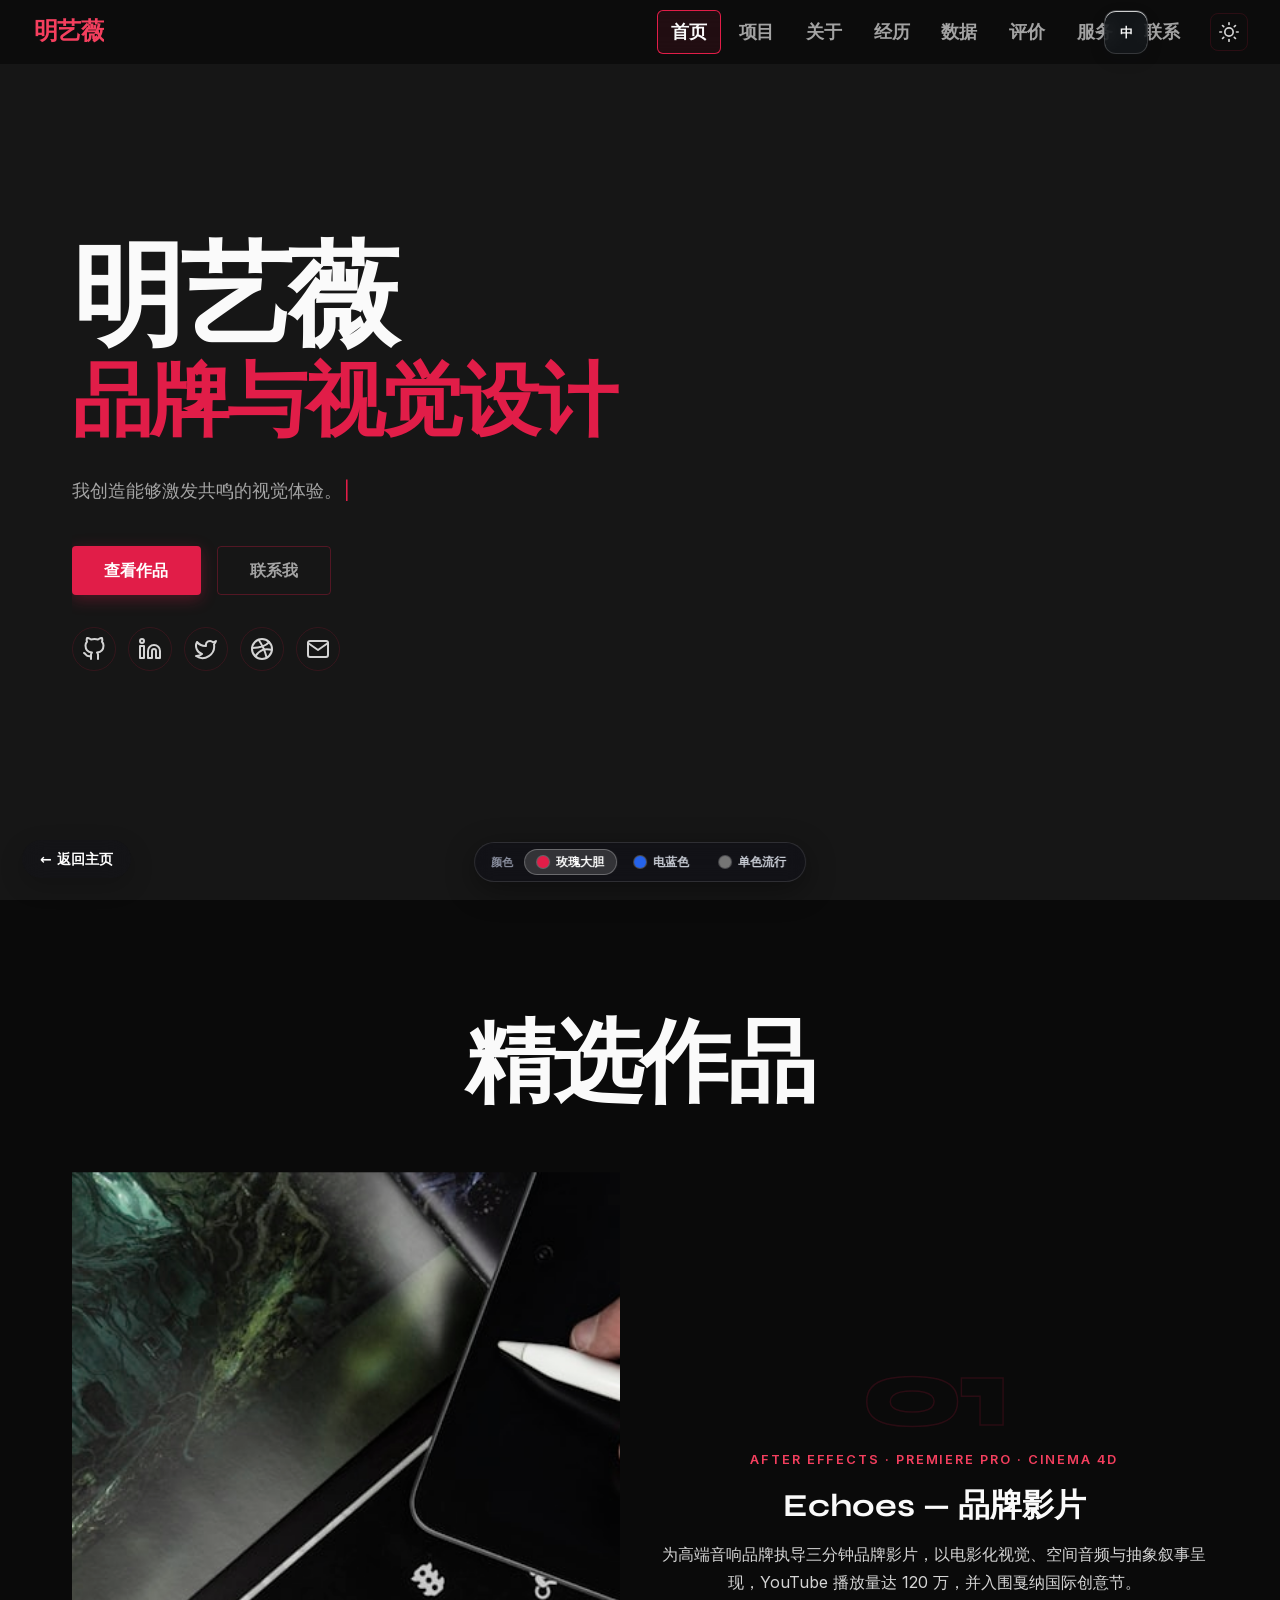
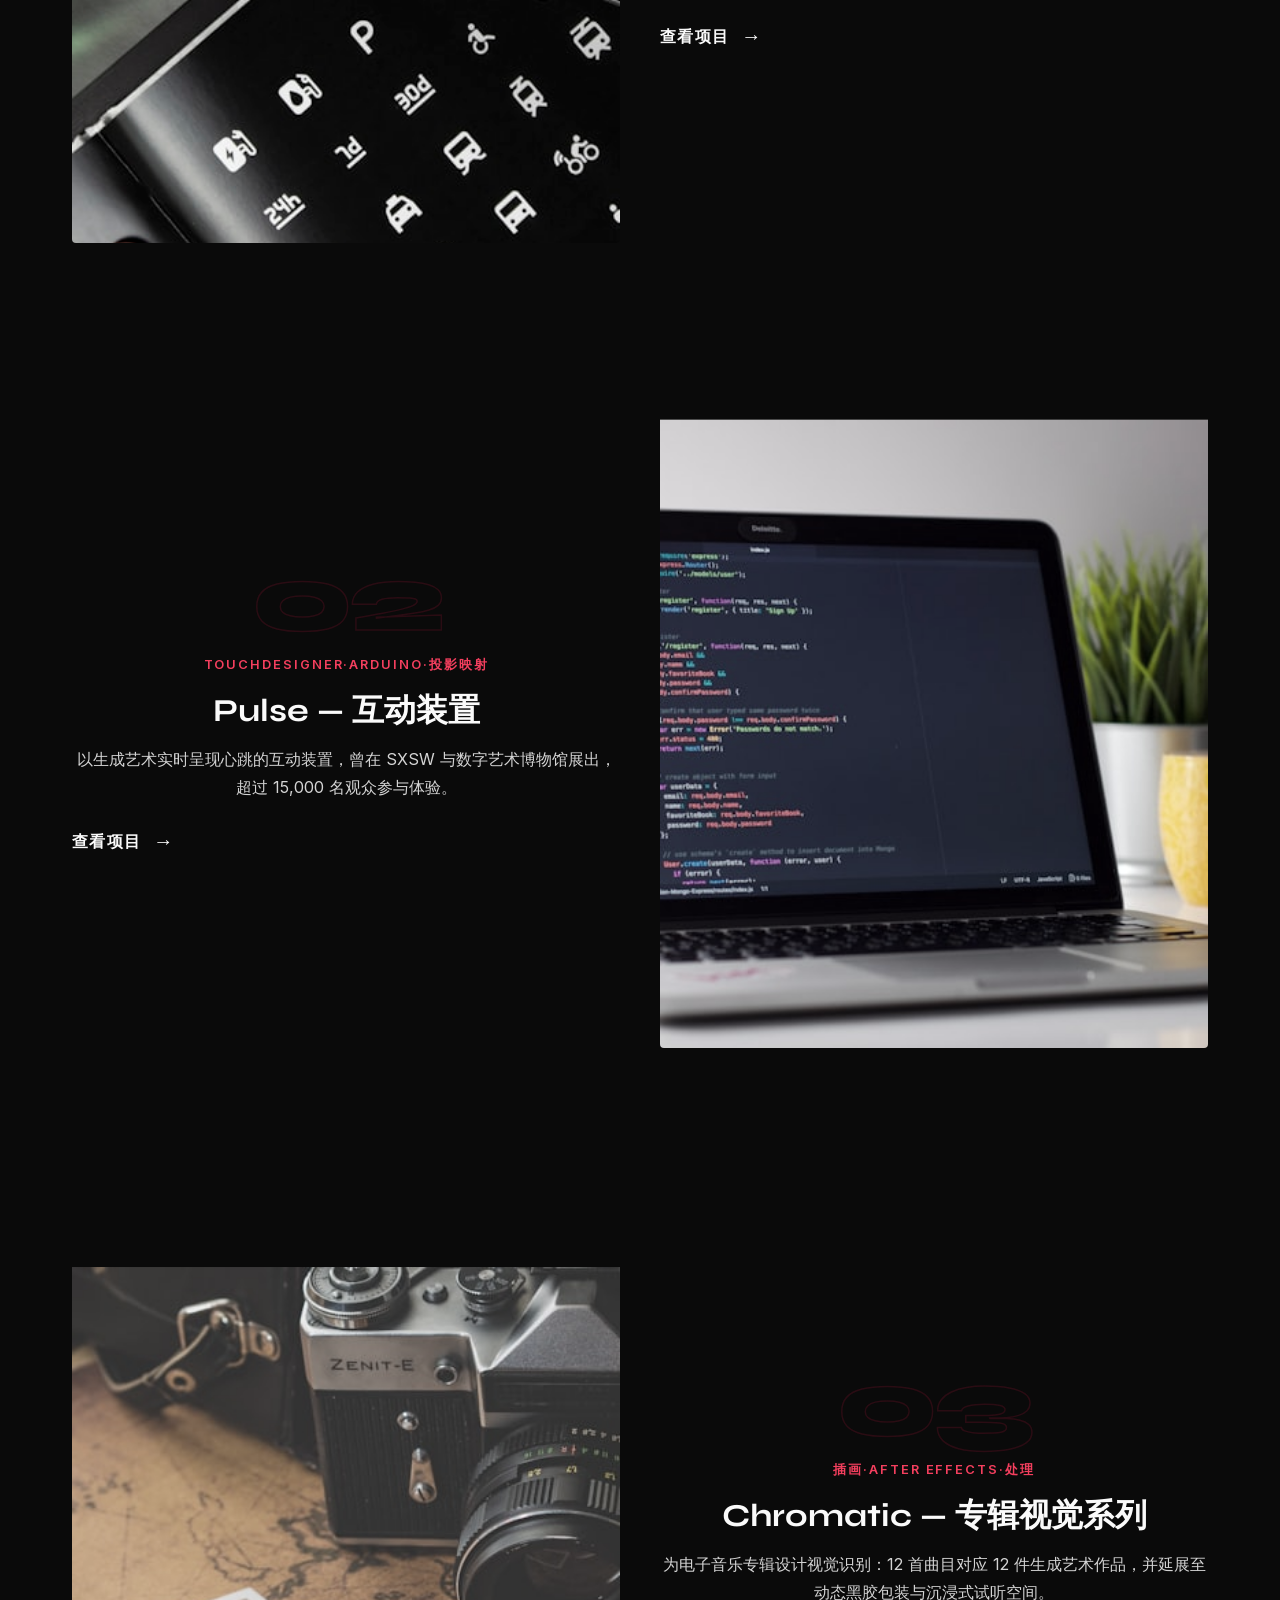
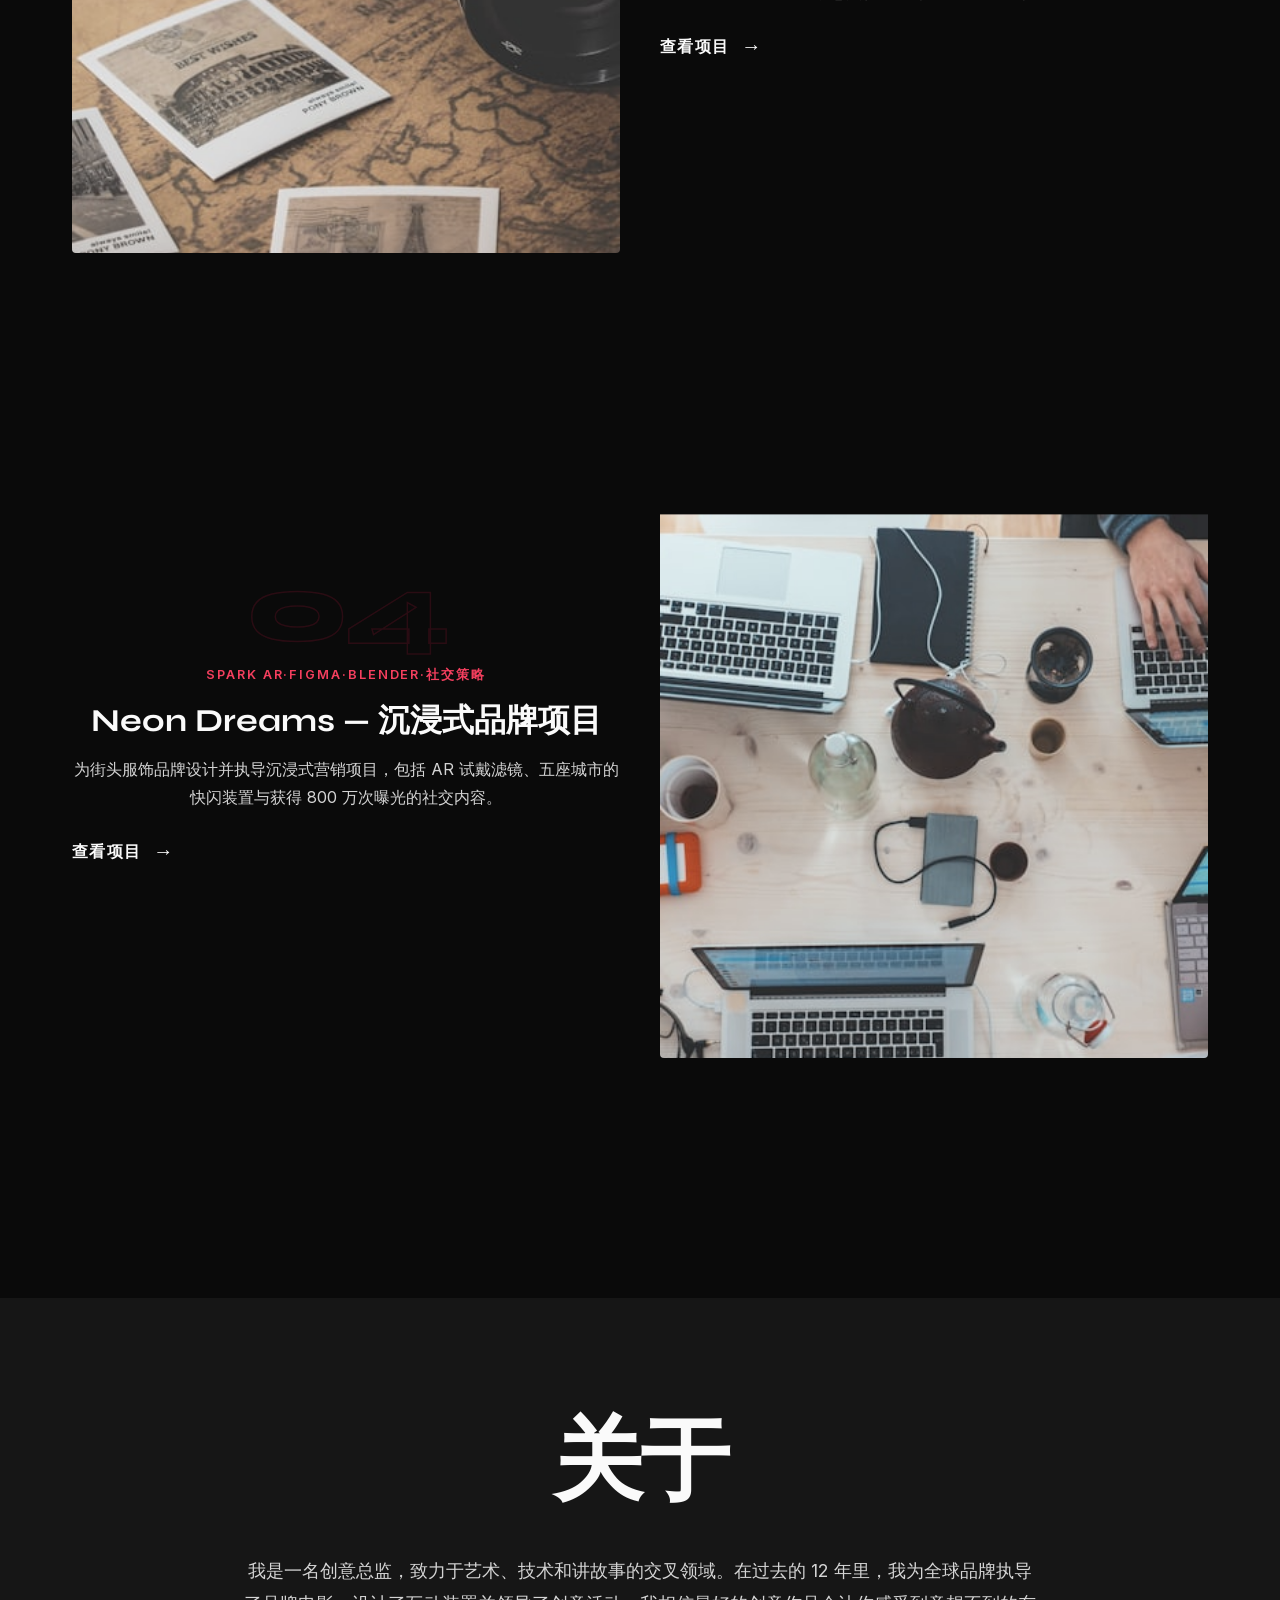
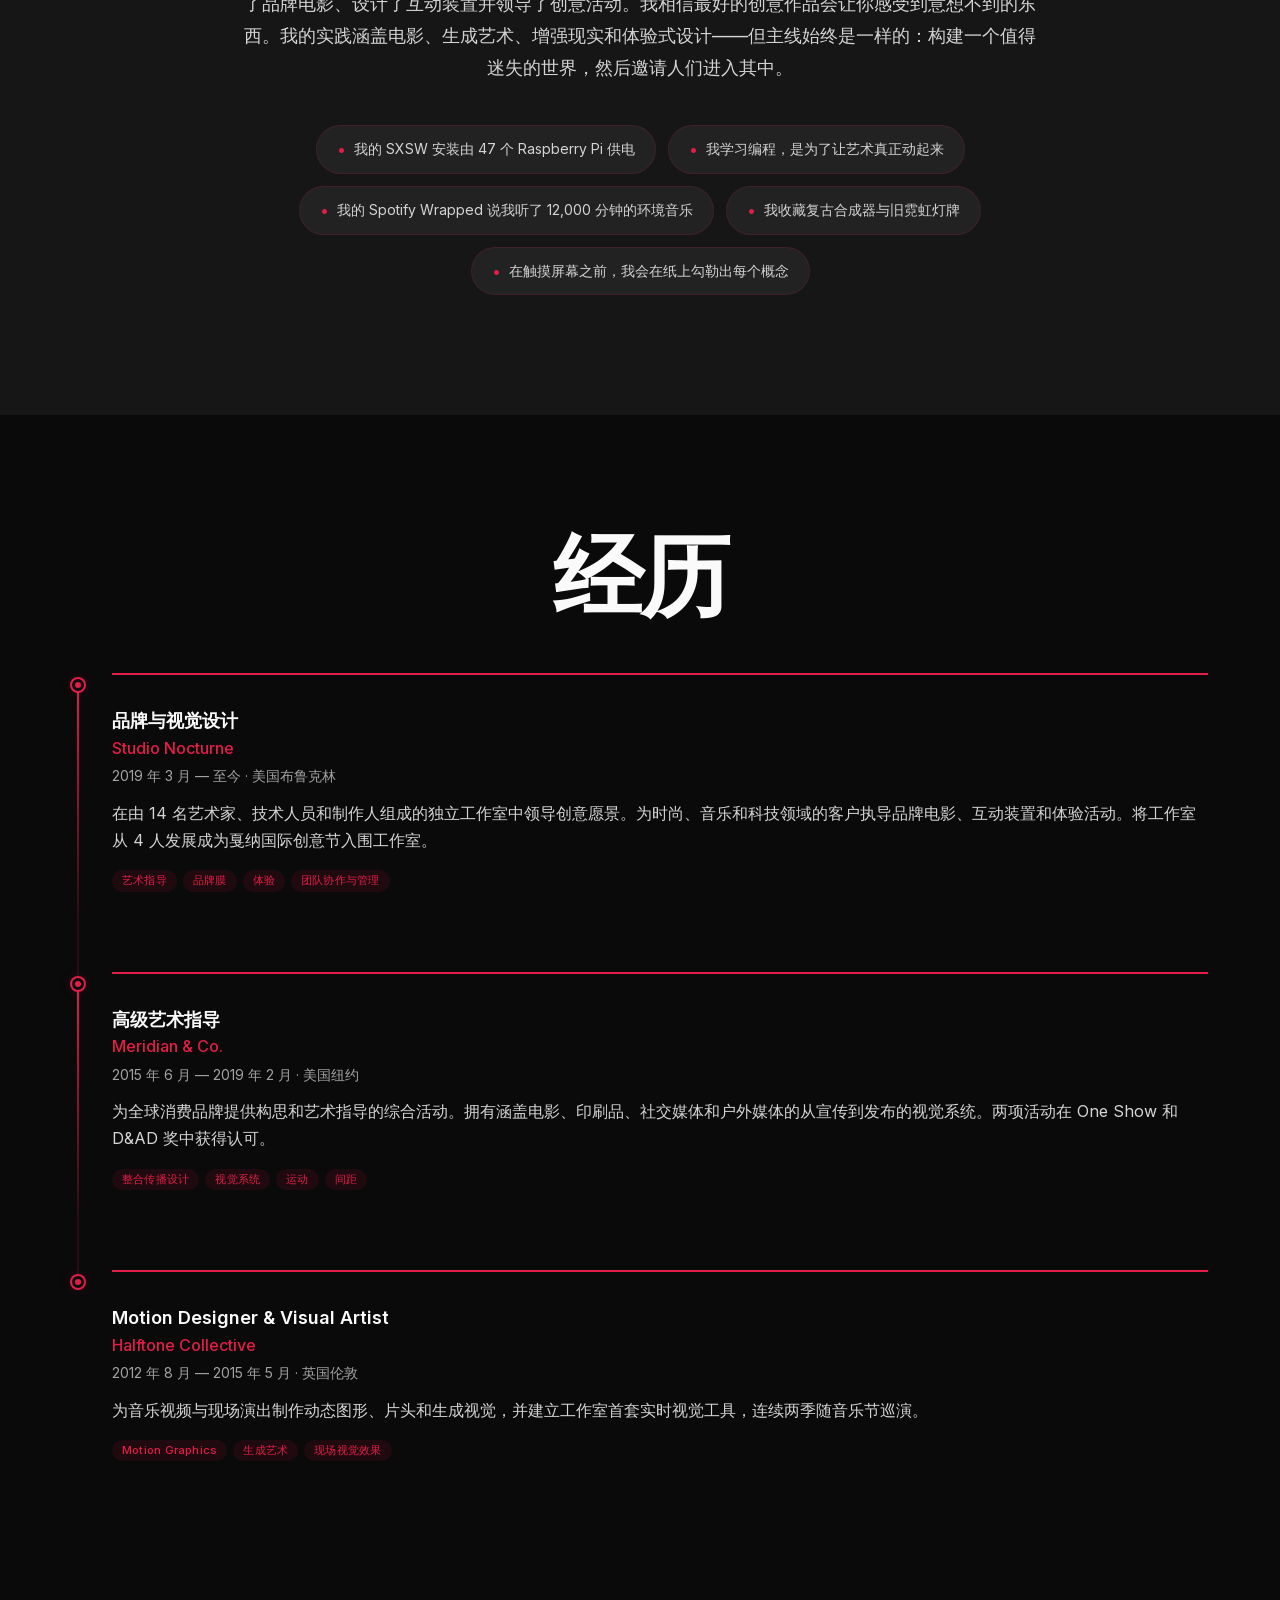
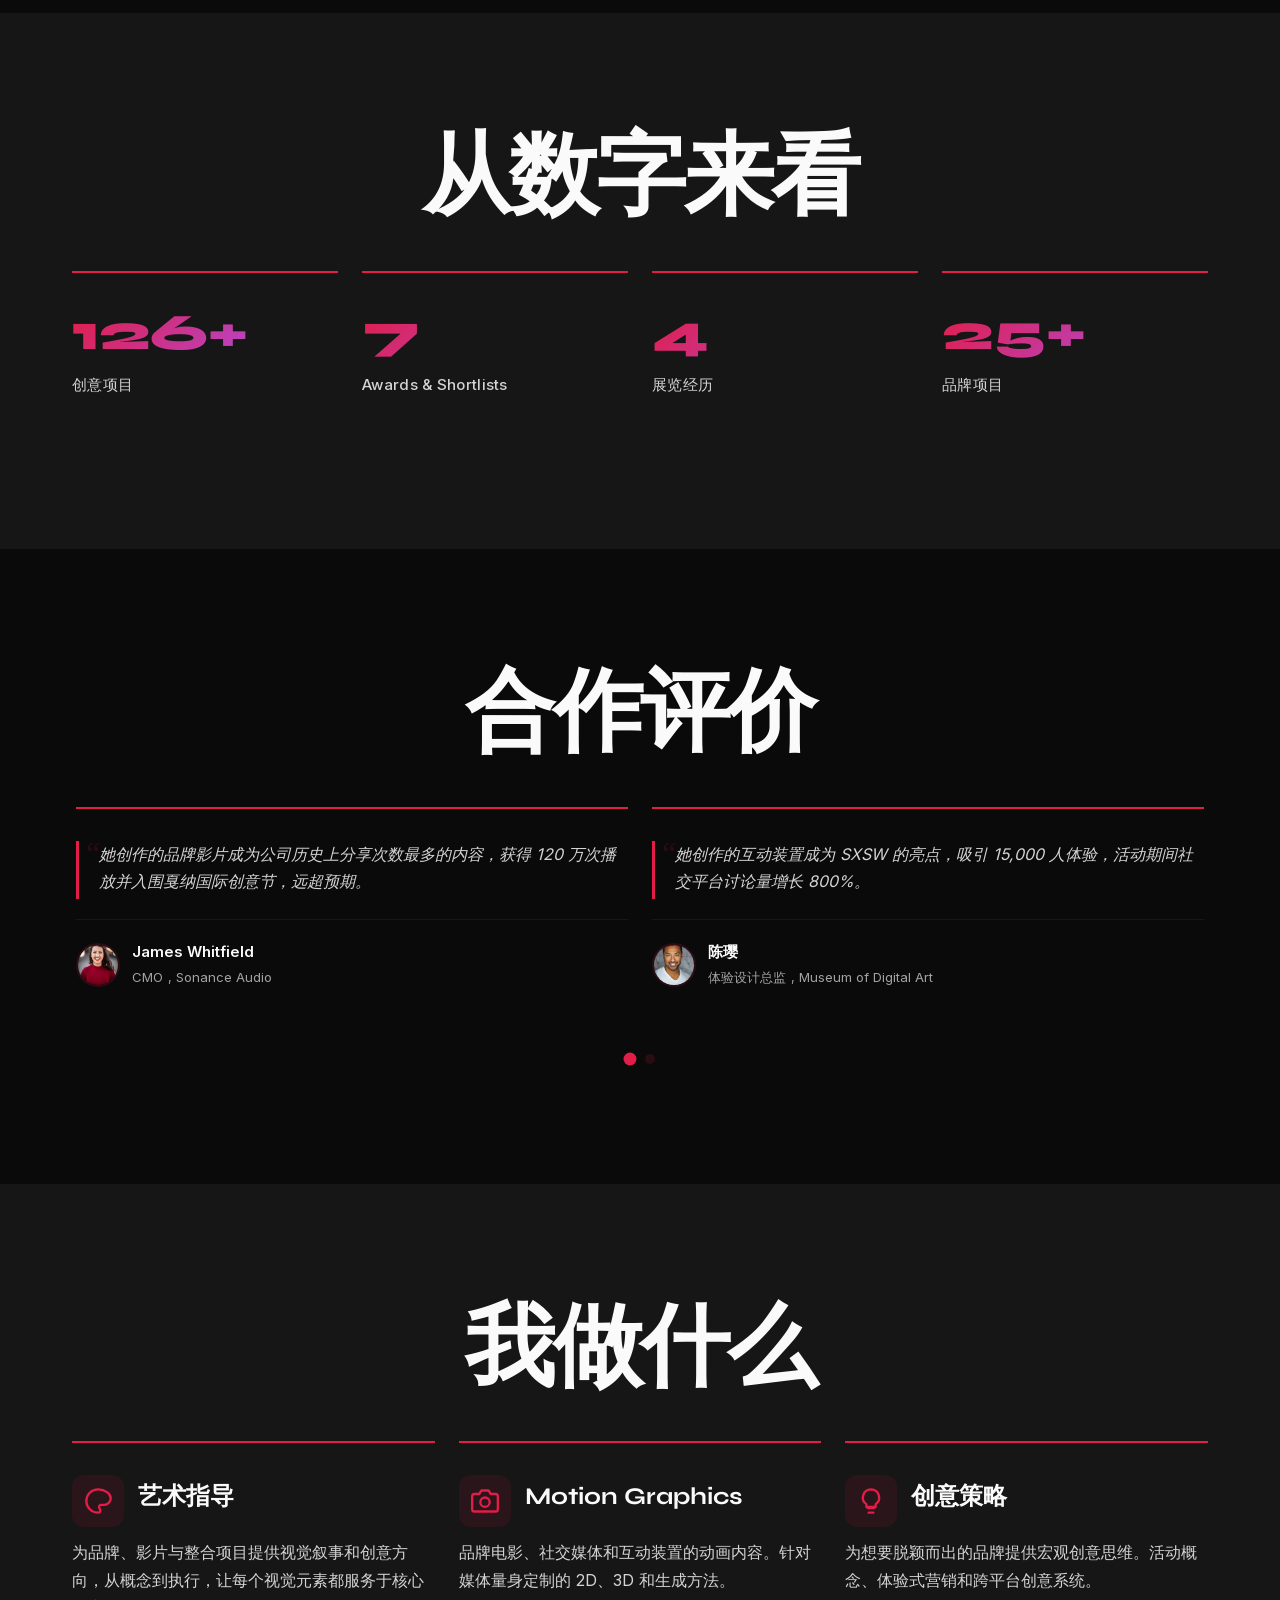
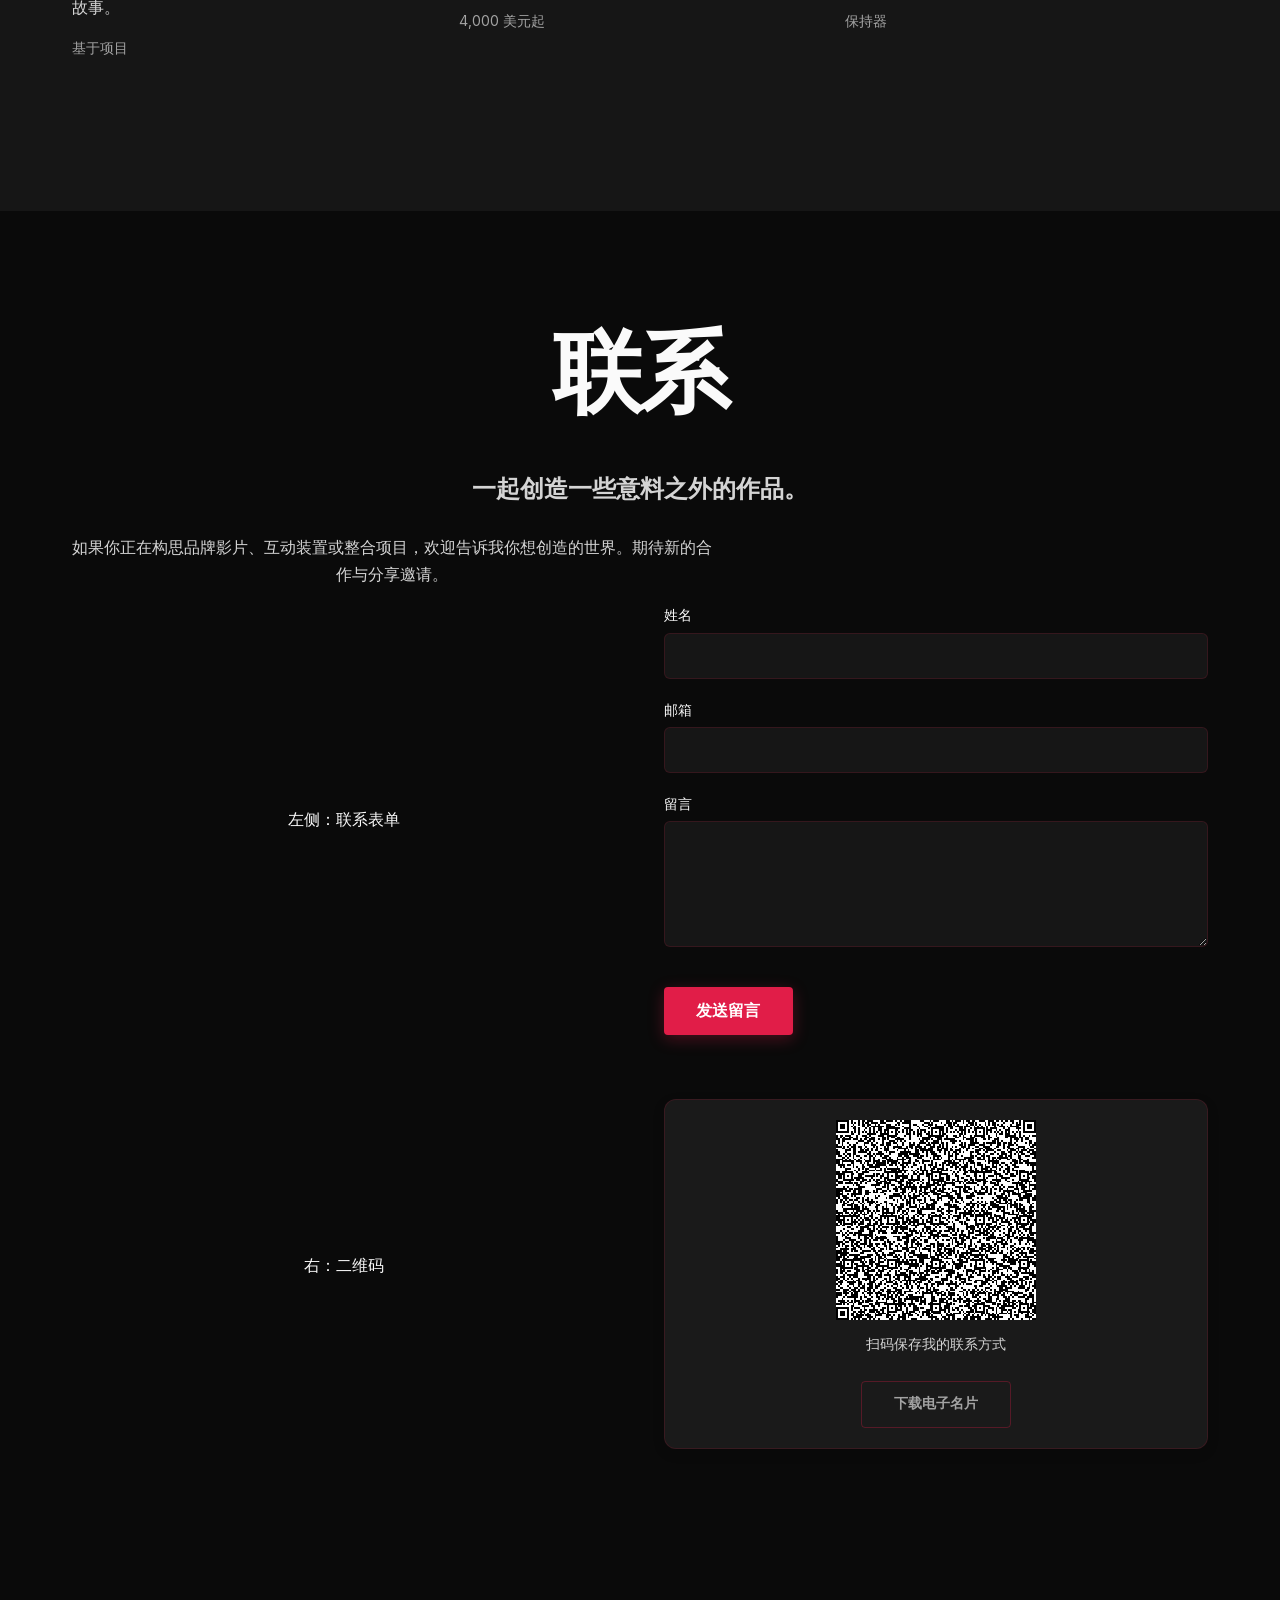
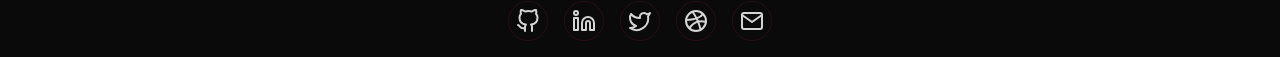
<file: services/brand/index.html>
<html lang="zh-CN">
<head>
<meta charset="utf-8"/>
<meta content="width=device-width, initial-scale=1" name="viewport"/>
<script id="animfolio-theme-bootstrap">
(function(){
  var scheme='dark';
  try { var saved=localStorage.getItem('animfolio_theme'); if(saved==='dark'||saved==='light') scheme=saved; } catch(e) {}
  document.documentElement.setAttribute('data-animfolio-pre-theme',scheme);
  document.documentElement.classList.add('animfolio-theme-booting');
  window.__animfolioInitialTheme=scheme;
})();
</script>
<style id="animfolio-theme-bootstrap-style">
html[data-animfolio-pre-theme="dark"],html[data-animfolio-pre-theme="dark"] body{background:#0A0A0A;color:#FAFAFA}
html[data-animfolio-pre-theme="light"],html[data-animfolio-pre-theme="light"] body{background:#FAFAFA;color:#0A0A0A}
html.animfolio-theme-booting .animfolio-container,html.animfolio-theme-booting .animfolio-container *{transition:none!important}
</style>

<title>品牌与视觉设计 · 明艺薇</title>
<meta content="明艺薇 — 品牌与视觉设计。" name="description"/>
<style>
@font-face { font-family: 'Syne'; font-style: normal; font-weight: 400 800; font-display: swap; src: url('./assets/fonts/syne-latin.woff2') format('woff2'); }
@font-face { font-family: 'Inter'; font-style: normal; font-weight: 300 700; font-display: swap; src: url('./assets/fonts/inter-latin.woff2') format('woff2'); }
@font-face { font-family: 'JetBrains Mono'; font-style: normal; font-weight: 400 700; font-display: swap; src: url('./assets/fonts/jetbrains-mono-latin.woff2') format('woff2'); }

/*# sourceURL=animfolio-fonts-local-inline-css */
</style>
<link href="./assets/css/animfolio-base.css" rel="stylesheet"/>
<link href="./assets/css/animfolio-animations.css" rel="stylesheet"/>
<link href="./assets/css/animfolio-nav.css" rel="stylesheet"/>
<link href="./assets/css/animfolio-contact.css" rel="stylesheet"/>
<link href="./assets/css/animfolio-gallery.css" rel="stylesheet"/>
<link href="./assets/css/animfolio-qr.css" rel="stylesheet"/>
<link href="./assets/css/animfolio-print.css" media="print" rel="stylesheet"/>
<link href="./assets/css/format.css" rel="stylesheet"/>
<style id="animfolio-theme-vars">
.animfolio-container {
	--animfolio-accent: #E11D48 !important;
	--animfolio-accent-hover: #d7133e !important;
	--animfolio-accent-light: rgba(225, 29, 72, 0.1) !important;
	--animfolio-accent-subtle: rgba(225, 29, 72, 0.12) !important;
	--animfolio-accent-shadow: rgba(225, 29, 72, 0.3) !important;
	--animfolio-accent-glow: rgba(225, 29, 72, 0.5) !important;
	--animfolio-secondary: #A855F7 !important;
	--animfolio-secondary-hover: #9e4bed !important;
	--animfolio-secondary-light: rgba(168, 85, 247, 0.1) !important;
	--animfolio-on-accent: #ffffff !important;
	--animfolio-on-secondary: #14110f !important;
	--animfolio-bg: #0A0A0A;
	--animfolio-bg-secondary: #161616;
	--animfolio-bg-tertiary: #1e1e1e;
	--animfolio-text: #FAFAFA;
	--animfolio-text-secondary: #a0a0a0;
	--animfolio-text-muted: #8a8a8a;
	--animfolio-border: rgba(255, 255, 255, 0.1);
	--animfolio-border-strong: rgba(255, 255, 255, 0.2);
	--animfolio-surface: #1a1a1a;
	--animfolio-surface-hover: #222222;
	--animfolio-overlay: rgba(0, 0, 0, 0.75);
	--animfolio-success: #22c55e;
	--animfolio-warning: #f59e0b;
	--animfolio-error: #ef4444;
	--animfolio-info: #3b82f6;
	--animfolio-font-heading: 'Syne', -apple-system, BlinkMacSystemFont, sans-serif;
	--animfolio-font-body: 'Inter', -apple-system, BlinkMacSystemFont, sans-serif;
	--animfolio-font-mono: 'JetBrains Mono', 'Fira Code', 'Consolas', monospace;
	--animfolio-font-size-base: 16px;
	--animfolio-font-size-h1: clamp(2.5rem, 5vw, 4rem);
	--animfolio-font-size-h2: clamp(1.75rem, 3.5vw, 2.5rem);
	--animfolio-font-size-h3: 1.5rem;
	--animfolio-font-size-h4: 1.25rem;
	--animfolio-font-weight-bold: 700;
	--animfolio-font-weight-medium: 500;
	--animfolio-line-height: 1.6;
	--animfolio-letter-spacing: 0em;
	--animfolio-container-width: 1200px;
	--animfolio-section-spacing: 100px;
	--animfolio-radius: 12px;
	--animfolio-radius-sm: 6px;
	--animfolio-radius-lg: 16px;
	--animfolio-shadow-sm: 0 1px 2px rgba(0, 0, 0, 0.1);
	--animfolio-shadow-md: 0 4px 12px rgba(0, 0, 0, 0.15);
	--animfolio-shadow-lg: 0 10px 30px rgba(0, 0, 0, 0.2);
	--animfolio-shadow-xl: 0 20px 50px rgba(0, 0, 0, 0.3);
	--animfolio-duration: 0.6s;
	--animfolio-delay: 0s;
	--animfolio-easing: cubic-bezier(0.4, 0, 0.2, 1);
	--animfolio-easing-bounce: cubic-bezier(0.34, 1.56, 0.64, 1);
	--animfolio-stagger: 0.1s;
	--animfolio-transition-fast: 150ms ease;
	--animfolio-transition-normal: 300ms ease;
	--animfolio-transition-slow: 500ms ease;
	--animfolio-z-base: 1;
	--animfolio-z-dropdown: 100;
	--animfolio-z-sticky: 200;
	--animfolio-z-nav: 300;
	--animfolio-z-modal: 400;
	--animfolio-z-lightbox: 500;
	--animfolio-z-tooltip: 600;
	--animfolio-z-cursor: 700;
}
.animfolio-container--light, .animfolio-container[data-animfolio-scheme="light"] {
	--animfolio-bg: #FAFAFA;
	--animfolio-bg-secondary: #f5f5f5;
	--animfolio-bg-tertiary: #ebebeb;
	--animfolio-text: #0A0A0A;
	--animfolio-text-secondary: #555555;
	--animfolio-text-muted: #767676;
	--animfolio-border: rgba(0, 0, 0, 0.1);
	--animfolio-border-strong: rgba(0, 0, 0, 0.2);
	--animfolio-surface: #ffffff;
	--animfolio-surface-hover: #f9f9f9;
	--animfolio-overlay: rgba(0, 0, 0, 0.5);
	--animfolio-shadow-sm: 0 1px 2px rgba(0, 0, 0, 0.05);
	--animfolio-shadow-md: 0 4px 12px rgba(0, 0, 0, 0.08);
	--animfolio-shadow-lg: 0 10px 30px rgba(0, 0, 0, 0.1);
	--animfolio-shadow-xl: 0 20px 50px rgba(0, 0, 0, 0.15);
	--animfolio-accent-light: rgba(225, 29, 72, 0.08) !important;
	--animfolio-accent-subtle: rgba(225, 29, 72, 0.05) !important;
	--animfolio-accent-shadow: rgba(225, 29, 72, 0.2) !important;
	--animfolio-accent-glow: rgba(225, 29, 72, 0.15) !important;
	--animfolio-on-accent: #ffffff !important;
	--animfolio-on-secondary: #14110f !important;
}
@media (prefers-color-scheme: light) {
	.animfolio-container--auto {
		--animfolio-bg: #FAFAFA;
		--animfolio-bg-secondary: #f5f5f5;
		--animfolio-bg-tertiary: #ebebeb;
		--animfolio-text: #0A0A0A;
		--animfolio-text-secondary: #555555;
		--animfolio-text-muted: #767676;
		--animfolio-border: rgba(0, 0, 0, 0.1);
		--animfolio-border-strong: rgba(0, 0, 0, 0.2);
		--animfolio-surface: #ffffff;
		--animfolio-surface-hover: #f9f9f9;
		--animfolio-overlay: rgba(0, 0, 0, 0.5);
		--animfolio-shadow-sm: 0 1px 2px rgba(0, 0, 0, 0.05);
		--animfolio-shadow-md: 0 4px 12px rgba(0, 0, 0, 0.08);
		--animfolio-shadow-lg: 0 10px 30px rgba(0, 0, 0, 0.1);
		--animfolio-shadow-xl: 0 20px 50px rgba(0, 0, 0, 0.15);
		--animfolio-accent-light: rgba(225, 29, 72, 0.08) !important;
		--animfolio-accent-subtle: rgba(225, 29, 72, 0.05) !important;
		--animfolio-accent-shadow: rgba(225, 29, 72, 0.2) !important;
		--animfolio-accent-glow: rgba(225, 29, 72, 0.15) !important;
		--animfolio-on-accent: #ffffff !important;
		--animfolio-on-secondary: #14110f !important;
	}
}

.animfolio-container *,.animfolio-container *::before,.animfolio-container *::after{box-sizing:border-box}html{scroll-behavior:smooth;-webkit-font-smoothing:antialiased;-moz-osx-font-smoothing:grayscale}body{margin:0;padding:0;background:#0A0A0A;color:#FAFAFA;font-family:var(--animfolio-font-body,'Inter',-apple-system,BlinkMacSystemFont,'Segoe UI',sans-serif);font-size:var(--animfolio-font-size-base,16px);line-height:var(--animfolio-line-height,1.6);overflow-x:hidden}body.admin-bar{padding-top:32px}body.admin-bar .animfolio-nav--sticky{top:32px}@media screen and (max-width:782px){body.admin-bar{padding-top:46px}body.admin-bar .animfolio-nav--sticky{top:46px}}.wp-site-blocks,.entry-content,.page-content,.post-content{all:unset;display:block}
/*# sourceURL=animfolio-base-inline-css */
</style>
<script>
document.documentElement.className+=" animfolio-js";(function(){function r(){if(window.animfolio&&window.animfolio._initialized){return;}var e=document.querySelectorAll("[data-animfolio-animate]:not(.animfolio-visible),.animfolio-stagger__item:not(.animfolio-visible)");for(var i=0;i<e.length;i++){e[i].classList.add("animfolio-visible");}}if(document.readyState==="complete"){setTimeout(r,1500);}else{window.addEventListener("load",function(){setTimeout(r,1500);});}setTimeout(r,4000);})();
//# sourceURL=animfolio-failsafe-js-after
</script>
<style>
.service-back{position:fixed;left:22px;bottom:22px;z-index:99999;padding:12px 18px;border-radius:999px;background:rgba(20,20,24,.82);color:#fff;text-decoration:none;font:600 14px/1 system-ui;backdrop-filter:blur(12px);box-shadow:0 8px 25px rgba(0,0,0,.18)}

</style><link href="../service-language.css?v=6" rel="stylesheet"/></head>
<body><button aria-label="切换为英文" aria-pressed="true" class="service-language-toggle" data-language="zh" type="button"><span aria-hidden="true" class="service-language-symbol">中</span></button><a aria-label="返回个人主页服务模块" class="service-back" href="../../#services">← 返回主页</a>
<script>window.ANIMFOLIO_CONTACT_EMAIL = "you@example.com";</script>
<div class="animfolio-container animfolio-container--dark animfolio-container--format-12 animfolio-container--one-page" data-animfolio-format="format-12-creative" data-animfolio-intensity="medium" data-animfolio-scheme="dark"><script id="animfolio-theme-apply">(function(){var c=document.currentScript.parentElement,s=window.__animfolioInitialTheme||c.getAttribute('data-animfolio-scheme');c.setAttribute('data-animfolio-scheme',s);c.classList.remove('animfolio-container--dark','animfolio-container--light');c.classList.add('animfolio-container--'+s);requestAnimationFrame(function(){requestAnimationFrame(function(){document.documentElement.classList.remove('animfolio-theme-booting')})})})();</script><a class="animfolio-skip-link" href="#hero">跳到主要内容</a><nav aria-label="作品集导航" class="animfolio-nav animfolio-nav--horizontal animfolio-nav--sticky" role="navigation"><a class="animfolio-nav__logo" href="#hero">明艺薇</a><button aria-controls="animfolio-nav-menu" aria-expanded="false" aria-label="切换导航" class="animfolio-nav__toggle"><span aria-hidden="true" class="animfolio-nav__toggle-bar"></span><span aria-hidden="true" class="animfolio-nav__toggle-bar"></span><span aria-hidden="true" class="animfolio-nav__toggle-bar"></span></button><ul class="animfolio-nav__list" id="animfolio-nav-menu"><li class="animfolio-nav__item"><a class="animfolio-nav__link" data-animfolio-section="hero" href="#hero">首页</a></li><li class="animfolio-nav__item"><a class="animfolio-nav__link" data-animfolio-section="projects" href="#projects">项目</a></li><li class="animfolio-nav__item"><a class="animfolio-nav__link" data-animfolio-section="about" href="#about">关于</a></li><li class="animfolio-nav__item"><a class="animfolio-nav__link" data-animfolio-section="experience" href="#experience">经历</a></li><li class="animfolio-nav__item"><a class="animfolio-nav__link" data-animfolio-section="stats" href="#stats">数据</a></li><li class="animfolio-nav__item"><a class="animfolio-nav__link" data-animfolio-section="testimonials" href="#testimonials">评价</a></li><li class="animfolio-nav__item"><a class="animfolio-nav__link" data-animfolio-section="services" href="#services">服务</a></li><li class="animfolio-nav__item"><a class="animfolio-nav__link" data-animfolio-section="contact" href="#contact">联系</a></li></ul><button aria-label="切换明暗模式" class="animfolio-theme-toggle"><span aria-hidden="true" class="animfolio-theme-toggle__icon animfolio-theme-toggle__icon--sun"><svg fill="none" height="20" stroke="currentColor" stroke-linecap="round" stroke-linejoin="round" stroke-width="2" viewbox="0 0 24 24" width="20"><circle cx="12" cy="12" r="5"></circle><line x1="12" x2="12" y1="1" y2="3"></line><line x1="12" x2="12" y1="21" y2="23"></line><line x1="4.22" x2="5.64" y1="4.22" y2="5.64"></line><line x1="18.36" x2="19.78" y1="18.36" y2="19.78"></line><line x1="1" x2="3" y1="12" y2="12"></line><line x1="21" x2="23" y1="12" y2="12"></line><line x1="4.22" x2="5.64" y1="19.78" y2="18.36"></line><line x1="18.36" x2="19.78" y1="5.64" y2="4.22"></line></svg></span><span aria-hidden="true" class="animfolio-theme-toggle__icon animfolio-theme-toggle__icon--moon"><svg fill="none" height="20" stroke="currentColor" stroke-linecap="round" stroke-linejoin="round" stroke-width="2" viewbox="0 0 24 24" width="20"><path d="M21 12.79A9 9 0 1111.21 3 7 7 0 0021 12.79z"></path></svg></span></button></nav><section class="animfolio-section animfolio-section--hero animfolio-section--align-center" data-animfolio-section="hero" id="hero"><div class="animfolio-inner">
<div class="animfolio-hero">
<div class="animfolio-hero__content">
<h1 class="animfolio-hero__name" data-animfolio-animate="fade-up">明艺薇</h1>
<h2 class="animfolio-hero__title" data-animfolio-animate="fade-up" data-animfolio-delay="0.1">品牌与视觉设计</h2>
<div class="animfolio-hero__subtitle animfolio-hero__typed" data-animfolio-animate="fade-up" data-animfolio-delay="0.2" data-animfolio-typed='["我创造能够激发共鸣的视觉体验。", "让艺术与技术相遇。", "持续探索创意边界。", "让人感受到意料之外的触动。"]'>我创造能够激发共鸣的视觉体验。</div>
<div class="animfolio-hero__cta" data-animfolio-animate="fade-up" data-animfolio-delay="0.3">
<a class="animfolio-button animfolio-button--primary animfolio-hero__cta-primary" href="#projects">
						查看作品					</a>
<a class="animfolio-button animfolio-button--secondary animfolio-hero__cta-secondary" href="#contact">
						联系我					</a>
</div>
<div class="animfolio-hero__social animfolio-social-icons animfolio-social-icons--outline" data-animfolio-animate="fade-up" data-animfolio-delay="0.4">
<a aria-label="Github" href="https://github.com/yourusername" rel="noopener noreferrer" target="_blank">
<svg aria-hidden="true" fill="none" height="24" stroke="currentColor" stroke-linecap="round" stroke-linejoin="round" stroke-width="2" viewbox="0 0 24 24" width="24" xmlns="http://www.w3.org/2000/svg"><path d="M9 19c-5 1.5-5-2.5-7-3m14 6v-3.87a3.37 3.37 0 0 0-.94-2.61c3.14-.35 6.44-1.54 6.44-7A5.44 5.44 0 0 0 20 4.77 5.07 5.07 0 0 0 19.91 1S18.73.65 16 2.48a13.38 13.38 0 0 0-7 0C6.27.65 5.09 1 5.09 1A5.07 5.07 0 0 0 5 4.77a5.44 5.44 0 0 0-1.5 3.78c0 5.42 3.3 6.61 6.44 7A3.37 3.37 0 0 0 9 18.13V22"></path></svg> <span class="animfolio-social__label">Github</span>
</a>
<a aria-label="领英" href="https://linkedin.com/in/yourusername" rel="noopener noreferrer" target="_blank">
<svg aria-hidden="true" fill="none" height="24" stroke="currentColor" stroke-linecap="round" stroke-linejoin="round" stroke-width="2" viewbox="0 0 24 24" width="24" xmlns="http://www.w3.org/2000/svg"><path d="M16 8a6 6 0 0 1 6 6v7h-4v-7a2 2 0 0 0-2-2 2 2 0 0 0-2 2v7h-4v-7a6 6 0 0 1 6-6z"></path><rect height="12" width="4" x="2" y="9"></rect><circle cx="4" cy="4" r="2"></circle></svg> <span class="animfolio-social__label">领英</span>
</a>
<a aria-label="推特" href="https://twitter.com/yourusername" rel="noopener noreferrer" target="_blank">
<svg aria-hidden="true" fill="none" height="24" stroke="currentColor" stroke-linecap="round" stroke-linejoin="round" stroke-width="2" viewbox="0 0 24 24" width="24" xmlns="http://www.w3.org/2000/svg"><path d="M22 4s-.7 2.1-2 3.4c1.6 10-9.4 17.3-18 11.6 2.2.1 4.4-.6 6-2C3 15.5.5 9.6 3 5c2.2 2.6 5.6 4.1 9 4-.9-4.2 4-6.6 7-3.8 1.1 0 3-1.2 3-1.2z"></path></svg> <span class="animfolio-social__label">推特</span>
</a>
<a aria-label="运球" href="https://dribbble.com/yourusername" rel="noopener noreferrer" target="_blank">
<svg aria-hidden="true" fill="none" height="24" stroke="currentColor" stroke-linecap="round" stroke-linejoin="round" stroke-width="2" viewbox="0 0 24 24" width="24" xmlns="http://www.w3.org/2000/svg"><circle cx="12" cy="12" r="10"></circle><path d="M8.56 2.75c4.37 6.03 6.02 9.42 8.03 17.72m2.54-15.38c-3.72 4.35-8.94 5.66-16.88 5.85m19.5 1.9c-3.5-.93-6.63-.82-8.94 0-2.58.92-5.01 2.86-7.44 6.32"></path></svg> <span class="animfolio-social__label">运球</span>
</a>
<a aria-label="邮箱" href="mailto:hello@yourdomain.com" rel="noopener noreferrer" target="_blank">
<svg aria-hidden="true" fill="none" height="24" stroke="currentColor" stroke-linecap="round" stroke-linejoin="round" stroke-width="2" viewbox="0 0 24 24" width="24" xmlns="http://www.w3.org/2000/svg"><path d="M4 4h16c1.1 0 2 .9 2 2v12c0 1.1-.9 2-2 2H4c-1.1 0-2-.9-2-2V6c0-1.1.9-2 2-2z"></path><polyline points="22,6 12,13 2,6"></polyline></svg> <span class="animfolio-social__label">邮箱</span>
</a>
</div>
</div>
</div>
</div><!-- .animfolio-inner --></section><section class="animfolio-section animfolio-section--projects animfolio-section--align-center" data-animfolio-section="projects" id="projects"><div class="animfolio-inner"><div class="animfolio-section__header"><h2 class="animfolio-section__title">精选作品</h2></div>
<div class="animfolio-project-showcase">
<article class="animfolio-project-row" data-animfolio-animate="fade-up" data-animfolio-duration="0.8">
<div class="animfolio-project-image-wrap">
<img alt="Echoes — 品牌影片" class="animfolio-project-image" decoding="async" height="1000" loading="lazy" src="./assets/images/project-design.jpg" width="800"/>
</div>
<div class="animfolio-project-info">
<span aria-hidden="true" class="animfolio-project-info__index">01</span>
<p class="animfolio-project-info__category">After Effects · Premiere Pro · Cinema 4D</p>
<h3 class="animfolio-project-info__title">Echoes — 品牌影片</h3>
<div class="animfolio-project-info__text"><p>为高端音响品牌执导三分钟品牌影片，以电影化视觉、空间音频与抽象叙事呈现，YouTube 播放量达 120 万，并入围戛纳国际创意节。</p>
</div>
<a class="animfolio-project-info__link" href="#" rel="noopener noreferrer" target="_blank">
<span class="animfolio-project-info__link-label">查看项目</span>
<span aria-hidden="true" class="animfolio-project-info__link-arrow">→</span>
</a>
</div>
</article>
<article class="animfolio-project-row" data-animfolio-animate="fade-up" data-animfolio-duration="0.8">
<div class="animfolio-project-image-wrap">
<img alt="Pulse — 互动装置" class="animfolio-project-image" decoding="async" height="1000" loading="lazy" src="./assets/images/project-tech.jpg" width="800"/>
</div>
<div class="animfolio-project-info">
<span aria-hidden="true" class="animfolio-project-info__index">02</span>
<p class="animfolio-project-info__category">TouchDesigner·Arduino·投影映射</p>
<h3 class="animfolio-project-info__title">Pulse — 互动装置</h3>
<div class="animfolio-project-info__text"><p>以生成艺术实时呈现心跳的互动装置，曾在 SXSW 与数字艺术博物馆展出，超过 15,000 名观众参与体验。</p>
</div>
<a class="animfolio-project-info__link" href="#" rel="noopener noreferrer" target="_blank">
<span class="animfolio-project-info__link-label">查看项目</span>
<span aria-hidden="true" class="animfolio-project-info__link-arrow">→</span>
</a>
</div>
</article>
<article class="animfolio-project-row" data-animfolio-animate="fade-up" data-animfolio-duration="0.8">
<div class="animfolio-project-image-wrap">
<img alt="Chromatic — 专辑视觉系列" class="animfolio-project-image" decoding="async" height="1000" loading="lazy" src="./assets/images/project-photo.jpg" width="800"/>
</div>
<div class="animfolio-project-info">
<span aria-hidden="true" class="animfolio-project-info__index">03</span>
<p class="animfolio-project-info__category">插画·After Effects·处理</p>
<h3 class="animfolio-project-info__title">Chromatic — 专辑视觉系列</h3>
<div class="animfolio-project-info__text"><p>为电子音乐专辑设计视觉识别：12 首曲目对应 12 件生成艺术作品，并延展至动态黑胶包装与沉浸式试听空间。</p>
</div>
<a class="animfolio-project-info__link" href="#" rel="noopener noreferrer" target="_blank">
<span class="animfolio-project-info__link-label">查看项目</span>
<span aria-hidden="true" class="animfolio-project-info__link-arrow">→</span>
</a>
</div>
</article>
<article class="animfolio-project-row" data-animfolio-animate="fade-up" data-animfolio-duration="0.8">
<div class="animfolio-project-image-wrap">
<img alt="Neon Dreams — 沉浸式品牌项目" class="animfolio-project-image" decoding="async" height="1000" loading="lazy" src="./assets/images/project-startup.jpg" width="800"/>
</div>
<div class="animfolio-project-info">
<span aria-hidden="true" class="animfolio-project-info__index">04</span>
<p class="animfolio-project-info__category">Spark AR·Figma·Blender·社交策略</p>
<h3 class="animfolio-project-info__title">Neon Dreams — 沉浸式品牌项目</h3>
<div class="animfolio-project-info__text"><p>为街头服饰品牌设计并执导沉浸式营销项目，包括 AR 试戴滤镜、五座城市的快闪装置与获得 800 万次曝光的社交内容。</p>
</div>
<a class="animfolio-project-info__link" href="#" rel="noopener noreferrer" target="_blank">
<span class="animfolio-project-info__link-label">查看项目</span>
<span aria-hidden="true" class="animfolio-project-info__link-arrow">→</span>
</a>
</div>
</article>
</div>
</div><!-- .animfolio-inner --></section><section class="animfolio-section animfolio-section--about animfolio-section--align-center" data-animfolio-section="about" id="about"><div class="animfolio-inner"><div class="animfolio-section__header"><h2 class="animfolio-section__title">关于</h2></div><div class="animfolio-about" data-animfolio-animate="fade-up">
<div class="animfolio-about__bio">我是一名创意总监，致力于艺术、技术和讲故事的交叉领域。在过去的 12 年里，我为全球品牌执导了品牌电影、设计了互动装置并领导了创意活动。我相信最好的创意作品会让你感受到意想不到的东西。我的实践涵盖电影、生成艺术、增强现实和体验式设计——但主线始终是一样的：构建一个值得迷失的世界，然后邀请人们进入其中。</div>
<div class="animfolio-about__fun-facts animfolio-stagger" data-animfolio-stagger="0.1">
<div class="animfolio-about__fun-fact animfolio-stagger__item">
					我的 SXSW 安装由 47 个 Raspberry Pi 供电				</div>
<div class="animfolio-about__fun-fact animfolio-stagger__item">
					我学习编程，是为了让艺术真正动起来				</div>
<div class="animfolio-about__fun-fact animfolio-stagger__item">
					我的 Spotify Wrapped 说我听了 12,000 分钟的环境音乐				</div>
<div class="animfolio-about__fun-fact animfolio-stagger__item">
					我收藏复古合成器与旧霓虹灯牌				</div>
<div class="animfolio-about__fun-fact animfolio-stagger__item">
					在触摸屏幕之前，我会在纸上勾勒出每个概念				</div>
</div>
</div>
</div><!-- .animfolio-inner --></section><section class="animfolio-section animfolio-section--experience animfolio-section--align-center" data-animfolio-section="experience" id="experience"><div class="animfolio-inner"><div class="animfolio-section__header"><h2 class="animfolio-section__title">经历</h2></div>
<div class="animfolio-timeline animfolio-stagger" data-animfolio-animate="fade-up" data-animfolio-stagger="0.1">
<div class="animfolio-timeline__line"></div>
<div class="animfolio-timeline__item animfolio-stagger__item" data-animfolio-animate="fade-up" data-animfolio-delay="0.0">
<div class="animfolio-timeline__dot"></div>
<div class="animfolio-timeline__content animfolio-card animfolio-card--bordered">
<div class="animfolio-timeline__role">品牌与视觉设计</div>
<div class="animfolio-timeline__company">Studio Nocturne</div>
<div class="animfolio-timeline__date">
					2019 年 3 月 — 至今 · 美国布鲁克林									</div>
<div class="animfolio-timeline__description">在由 14 名艺术家、技术人员和制作人组成的独立工作室中领导创意愿景。为时尚、音乐和科技领域的客户执导品牌电影、互动装置和体验活动。将工作室从 4 人发展成为戛纳国际创意节入围工作室。</div>
<div class="animfolio-timeline__tags animfolio-card__tags">
<span class="animfolio-card__tag">艺术指导</span>
<span class="animfolio-card__tag">品牌膜</span>
<span class="animfolio-card__tag">体验</span>
<span class="animfolio-card__tag">团队协作与管理</span>
</div>
</div>
</div>
<div class="animfolio-timeline__item animfolio-stagger__item" data-animfolio-animate="fade-up" data-animfolio-delay="0.1">
<div class="animfolio-timeline__dot"></div>
<div class="animfolio-timeline__content animfolio-card animfolio-card--bordered">
<div class="animfolio-timeline__role">高级艺术指导</div>
<div class="animfolio-timeline__company">Meridian &amp; Co.</div>
<div class="animfolio-timeline__date">
					2015 年 6 月 — 2019 年 2 月 · 美国纽约									</div>
<div class="animfolio-timeline__description">为全球消费品牌提供构思和艺术指导的综合活动。拥有涵盖电影、印刷品、社交媒体和户外媒体的从宣传到发布的视觉系统。两项活动在 One Show 和 D&amp;AD 奖中获得认可。</div>
<div class="animfolio-timeline__tags animfolio-card__tags">
<span class="animfolio-card__tag">整合传播设计</span>
<span class="animfolio-card__tag">视觉系统</span>
<span class="animfolio-card__tag">运动</span>
<span class="animfolio-card__tag">间距</span>
</div>
</div>
</div>
<div class="animfolio-timeline__item animfolio-stagger__item" data-animfolio-animate="fade-up" data-animfolio-delay="0.2">
<div class="animfolio-timeline__dot"></div>
<div class="animfolio-timeline__content animfolio-card animfolio-card--bordered">
<div class="animfolio-timeline__role">Motion Designer &amp; Visual Artist</div>
<div class="animfolio-timeline__company">Halftone Collective</div>
<div class="animfolio-timeline__date">
					2012 年 8 月 — 2015 年 5 月 · 英国伦敦									</div>
<div class="animfolio-timeline__description">为音乐视频与现场演出制作动态图形、片头和生成视觉，并建立工作室首套实时视觉工具，连续两季随音乐节巡演。</div>
<div class="animfolio-timeline__tags animfolio-card__tags">
<span class="animfolio-card__tag">Motion Graphics</span>
<span class="animfolio-card__tag">生成艺术</span>
<span class="animfolio-card__tag">现场视觉效果</span>
</div>
</div>
</div>
</div>
</div><!-- .animfolio-inner --></section><section class="animfolio-section animfolio-section--stats animfolio-section--align-center" data-animfolio-section="stats" id="stats"><div class="animfolio-inner"><div class="animfolio-section__header"><h2 class="animfolio-section__title">从数字来看</h2></div><div class="animfolio-stats animfolio-stagger" data-animfolio-stagger="0.15">
<div class="animfolio-stat animfolio-card animfolio-card--bordered animfolio-stagger__item">
<span class="animfolio-stat__number" data-animfolio-counter="150" data-animfolio-decimals="0" data-animfolio-prefix="" data-animfolio-suffix="+">150+</span>
<span class="animfolio-stat__label">创意项目</span>
</div>
<div class="animfolio-stat animfolio-card animfolio-card--bordered animfolio-stagger__item">
<span class="animfolio-stat__number" data-animfolio-counter="8" data-animfolio-decimals="0" data-animfolio-prefix="" data-animfolio-suffix="">8</span>
<span class="animfolio-stat__label">Awards &amp; Shortlists</span>
</div>
<div class="animfolio-stat animfolio-card animfolio-card--bordered animfolio-stagger__item">
<span class="animfolio-stat__number" data-animfolio-counter="5" data-animfolio-decimals="0" data-animfolio-prefix="" data-animfolio-suffix="">5</span>
<span class="animfolio-stat__label">展览经历</span>
</div>
<div class="animfolio-stat animfolio-card animfolio-card--bordered animfolio-stagger__item">
<span class="animfolio-stat__number" data-animfolio-counter="30" data-animfolio-decimals="0" data-animfolio-prefix="" data-animfolio-suffix="+">30+</span>
<span class="animfolio-stat__label">品牌项目</span>
</div>
</div>
</div><!-- .animfolio-inner --></section><section class="animfolio-section animfolio-section--testimonials animfolio-section--align-center" data-animfolio-section="testimonials" id="testimonials"><div class="animfolio-inner"><div class="animfolio-section__header"><h2 class="animfolio-section__title">合作评价</h2></div><div class="animfolio-testimonials-carousel" data-animfolio-animate="fade-up">
<div class="animfolio-testimonials-carousel__track" id="animfolio-testimonials-track">
<div class="animfolio-testimonials-carousel__slide" id="testimonial-slide-0">
<div class="animfolio-testimonial animfolio-card animfolio-card--bordered">
<blockquote class="animfolio-testimonial__quote">她创作的品牌影片成为公司历史上分享次数最多的内容，获得 120 万次播放并入围戛纳国际创意节，远超预期。</blockquote>
<div class="animfolio-card__footer">
<img alt="James Whitfield" class="animfolio-testimonial__photo" decoding="async" height="40" loading="lazy" src="./assets/images/avatar-1.jpg" width="40"/>
<div>
<strong class="animfolio-testimonial__author">James Whitfield</strong>
<span class="animfolio-testimonial__role">CMO</span>
<span class="animfolio-testimonial__company">, Sonance Audio</span>
</div>
</div>
</div>
<div class="animfolio-testimonial animfolio-card animfolio-card--bordered">
<blockquote class="animfolio-testimonial__quote">她创作的互动装置成为 SXSW 的亮点，吸引 15,000 人体验，活动期间社交平台讨论量增长 800%。</blockquote>
<div class="animfolio-card__footer">
<img alt="Maya Chen" class="animfolio-testimonial__photo" decoding="async" height="40" loading="lazy" src="./assets/images/avatar-2.jpg" width="40"/>
<div>
<strong class="animfolio-testimonial__author">陈璎</strong>
<span class="animfolio-testimonial__role">体验设计总监</span>
<span class="animfolio-testimonial__company">, Museum of Digital Art</span>
</div>
</div>
</div>
</div>
<div class="animfolio-testimonials-carousel__slide animfolio-testimonials-carousel__slide--single" id="testimonial-slide-1">
<div class="animfolio-testimonial animfolio-card animfolio-card--bordered">
<blockquote class="animfolio-testimonial__quote">她能从多数创作者忽略的维度思考，把 AR 滤镜、实体装置与数字活动整合成统一的品牌体验。</blockquote>
<div class="animfolio-card__footer">
<img alt="Andre Baptiste" class="animfolio-testimonial__photo" decoding="async" height="40" loading="lazy" src="./assets/images/avatar-3.jpg" width="40"/>
<div>
<strong class="animfolio-testimonial__author">安德烈·巴蒂斯特</strong>
<span class="animfolio-testimonial__role">品牌总监</span>
<span class="animfolio-testimonial__company">, StreetCulture Apparel</span>
</div>
</div>
</div>
</div>
</div>
<div class="animfolio-testimonials-carousel__dots">
<a aria-label="第 1 页" class="animfolio-testimonials-carousel__dot animfolio-testimonials-carousel__dot--active" href="#testimonial-slide-0"></a>
<a aria-label="第 2 页" class="animfolio-testimonials-carousel__dot" href="#testimonial-slide-1"></a>
</div>
</div>
</div><!-- .animfolio-inner --></section><section class="animfolio-section animfolio-section--services animfolio-section--align-center" data-animfolio-section="services" id="services"><div class="animfolio-inner"><div class="animfolio-section__header"><h2 class="animfolio-section__title">我做什么</h2></div><div class="animfolio-grid animfolio-grid--3 animfolio-stagger" data-animfolio-stagger="0.1">
<div class="animfolio-service animfolio-card animfolio-card--bordered animfolio-stagger__item">
<div class="animfolio-service__head">
<div class="animfolio-card__icon animfolio-service__icon">
<svg aria-hidden="true" fill="none" height="28" stroke="currentColor" stroke-linecap="round" stroke-linejoin="round" stroke-width="2" viewbox="0 0 24 24" width="28" xmlns="http://www.w3.org/2000/svg"><path d="M12 2C6.48 2 2 6.48 2 12s4.48 10 10 10c1.1 0 2-.9 2-2 0-.53-.21-1.01-.55-1.36-.34-.36-.55-.84-.55-1.37 0-1.1.9-2 2-2h2.36c3.07 0 5.64-2.57 5.64-5.64C22.91 5.78 18.05 2 12 2z"></path></svg> </div>
<h3 class="animfolio-card__title animfolio-service__title">艺术指导</h3>
</div>
<p class="animfolio-card__body">为品牌、影片与整合项目提供视觉叙事和创意方向，从概念到执行，让每个视觉元素都服务于核心故事。</p>
<span class="animfolio-card__meta">基于项目</span>
</div>
<div class="animfolio-service animfolio-card animfolio-card--bordered animfolio-stagger__item">
<div class="animfolio-service__head">
<div class="animfolio-card__icon animfolio-service__icon">
<svg aria-hidden="true" fill="none" height="28" stroke="currentColor" stroke-linecap="round" stroke-linejoin="round" stroke-width="2" viewbox="0 0 24 24" width="28" xmlns="http://www.w3.org/2000/svg"><path d="M23 19a2 2 0 0 1-2 2H3a2 2 0 0 1-2-2V8a2 2 0 0 1 2-2h4l2-3h6l2 3h4a2 2 0 0 1 2 2z"></path><circle cx="12" cy="13" r="4"></circle></svg> </div>
<h3 class="animfolio-card__title animfolio-service__title">Motion Graphics</h3>
</div>
<p class="animfolio-card__body">品牌电影、社交媒体和互动装置的动画内容。针对媒体量身定制的 2D、3D 和生成方法。</p>
<span class="animfolio-card__meta">4,000 美元起</span>
</div>
<div class="animfolio-service animfolio-card animfolio-card--bordered animfolio-stagger__item">
<div class="animfolio-service__head">
<div class="animfolio-card__icon animfolio-service__icon">
<svg aria-hidden="true" fill="none" height="28" stroke="currentColor" stroke-linecap="round" stroke-linejoin="round" stroke-width="2" viewbox="0 0 24 24" width="28" xmlns="http://www.w3.org/2000/svg"><path d="M9 18h6M10 22h4M12 2a7 7 0 0 0-4 12.7V17h8v-2.3A7 7 0 0 0 12 2z"></path></svg> </div>
<h3 class="animfolio-card__title animfolio-service__title">创意策略</h3>
</div>
<p class="animfolio-card__body">为想要脱颖而出的品牌提供宏观创意思维。活动概念、体验式营销和跨平台创意系统。</p>
<span class="animfolio-card__meta">保持器</span>
</div>
</div>
</div><!-- .animfolio-inner --></section><section class="animfolio-section animfolio-section--contact animfolio-section--align-center" data-animfolio-section="contact" id="contact"><div class="animfolio-inner"><div class="animfolio-section__header"><h2 class="animfolio-section__title">联系</h2></div><div class="animfolio-contact" data-animfolio-animate="fade-up">
<p class="animfolio-contact__heading">一起创造一些意料之外的作品。</p>
<p class="animfolio-contact__description">如果你正在构思品牌影片、互动装置或整合项目，欢迎告诉我你想创造的世界。期待新的合作与分享邀请。</p>
<div class="animfolio-contact__layout">
 左侧：联系表单
<div class="animfolio-contact__form-wrapper">
<form class="animfolio-form" novalidate="">
<div class="animfolio-form__group">
<label class="animfolio-form__label" for="animfolio-name">姓名</label>
<input aria-required="true" class="animfolio-form__input" id="animfolio-name" name="name" required="" type="text"/>
<span class="animfolio-form__error">请填写姓名。</span>
</div>
<div class="animfolio-form__group">
<label class="animfolio-form__label" for="animfolio-email">邮箱</label>
<input aria-required="true" class="animfolio-form__input" id="animfolio-email" name="email" required="" type="email"/>
<span class="animfolio-form__error">请填写有效邮箱。</span>
</div>
<div class="animfolio-form__group">
<label class="animfolio-form__label" for="animfolio-message">留言</label>
<textarea aria-required="true" class="animfolio-form__textarea" id="animfolio-message" name="message" required="" rows="5"></textarea>
<span class="animfolio-form__error">请填写留言内容。</span>
</div>
<div class="animfolio-form__honeypot">
<input autocomplete="off" name="animfolio_hp" tabindex="-1" type="text"/>
</div>
<input name="animfolio_ts" type="hidden" value=""/>
<input name="animfolio_js" type="hidden" value=""/>
<div class="animfolio-form__success">谢谢！我会尽快回复您。</div>
<button class="animfolio-button animfolio-button--primary animfolio-form__submit" type="submit">
						发送留言					</button>
</form>
</div>
 右：二维码
<div class="animfolio-contact__qr-wrapper"><div class="animfolio-qr" data-animfolio-qr="" data-animfolio-vcard="[base64]"><div class="animfolio-qr__code" style="width:200px;height:200px"></div><p class="animfolio-qr__caption">扫码保存我的联系方式</p><a class="animfolio-qr__download animfolio-button animfolio-button--secondary" download="" href="./assets/contact.vcf">下载电子名片</a></div></div> </div>
</div>
</div><!-- .animfolio-inner --></section><button aria-label="返回顶部" class="animfolio-back-to-top"><svg fill="none" height="20" viewbox="0 0 20 20" width="20"><path d="M10 15V5M10 5L5 10M10 5L15 10" stroke="currentColor" stroke-linecap="round" stroke-linejoin="round" stroke-width="2"></path></svg></button><div class="animfolio-progress"><div class="animfolio-progress__bar"></div></div><div class="animfolio-footer-social animfolio-social-icons animfolio-social-icons--outline"><a aria-label="Github" href="https://github.com/yourusername" rel="noopener noreferrer" target="_blank"><svg aria-hidden="true" fill="none" height="24" stroke="currentColor" stroke-linecap="round" stroke-linejoin="round" stroke-width="2" viewbox="0 0 24 24" width="24" xmlns="http://www.w3.org/2000/svg"><path d="M9 19c-5 1.5-5-2.5-7-3m14 6v-3.87a3.37 3.37 0 0 0-.94-2.61c3.14-.35 6.44-1.54 6.44-7A5.44 5.44 0 0 0 20 4.77 5.07 5.07 0 0 0 19.91 1S18.73.65 16 2.48a13.38 13.38 0 0 0-7 0C6.27.65 5.09 1 5.09 1A5.07 5.07 0 0 0 5 4.77a5.44 5.44 0 0 0-1.5 3.78c0 5.42 3.3 6.61 6.44 7A3.37 3.37 0 0 0 9 18.13V22"></path></svg><span class="animfolio-social__label">Github</span></a><a aria-label="领英" href="https://linkedin.com/in/yourusername" rel="noopener noreferrer" target="_blank"><svg aria-hidden="true" fill="none" height="24" stroke="currentColor" stroke-linecap="round" stroke-linejoin="round" stroke-width="2" viewbox="0 0 24 24" width="24" xmlns="http://www.w3.org/2000/svg"><path d="M16 8a6 6 0 0 1 6 6v7h-4v-7a2 2 0 0 0-2-2 2 2 0 0 0-2 2v7h-4v-7a6 6 0 0 1 6-6z"></path><rect height="12" width="4" x="2" y="9"></rect><circle cx="4" cy="4" r="2"></circle></svg><span class="animfolio-social__label">领英</span></a><a aria-label="推特" href="https://twitter.com/yourusername" rel="noopener noreferrer" target="_blank"><svg aria-hidden="true" fill="none" height="24" stroke="currentColor" stroke-linecap="round" stroke-linejoin="round" stroke-width="2" viewbox="0 0 24 24" width="24" xmlns="http://www.w3.org/2000/svg"><path d="M22 4s-.7 2.1-2 3.4c1.6 10-9.4 17.3-18 11.6 2.2.1 4.4-.6 6-2C3 15.5.5 9.6 3 5c2.2 2.6 5.6 4.1 9 4-.9-4.2 4-6.6 7-3.8 1.1 0 3-1.2 3-1.2z"></path></svg><span class="animfolio-social__label">推特</span></a><a aria-label="运球" href="https://dribbble.com/yourusername" rel="noopener noreferrer" target="_blank"><svg aria-hidden="true" fill="none" height="24" stroke="currentColor" stroke-linecap="round" stroke-linejoin="round" stroke-width="2" viewbox="0 0 24 24" width="24" xmlns="http://www.w3.org/2000/svg"><circle cx="12" cy="12" r="10"></circle><path d="M8.56 2.75c4.37 6.03 6.02 9.42 8.03 17.72m2.54-15.38c-3.72 4.35-8.94 5.66-16.88 5.85m19.5 1.9c-3.5-.93-6.63-.82-8.94 0-2.58.92-5.01 2.86-7.44 6.32"></path></svg><span class="animfolio-social__label">运球</span></a><a aria-label="邮箱" href="mailto:hello@yourdomain.com" rel="noopener noreferrer" target="_blank"><svg aria-hidden="true" fill="none" height="24" stroke="currentColor" stroke-linecap="round" stroke-linejoin="round" stroke-width="2" viewbox="0 0 24 24" width="24" xmlns="http://www.w3.org/2000/svg"><path d="M4 4h16c1.1 0 2 .9 2 2v12c0 1.1-.9 2-2 2H4c-1.1 0-2-.9-2-2V6c0-1.1.9-2 2-2z"></path><polyline points="22,6 12,13 2,6"></polyline></svg><span class="animfolio-social__label">邮箱</span></a></div></div>
<div aria-label="Color scheme preview (demo only)" style="position:fixed;left:50%;bottom:18px;transform:translateX(-50%);z-index:99999;display:flex;align-items:center;gap:4px;padding:6px;border-radius:999px;background:rgba(18,18,24,.82);backdrop-filter:blur(10px);-webkit-backdrop-filter:blur(10px);border:1px solid rgba(255,255,255,.12);box-shadow:0 8px 30px rgba(0,0,0,.4)"><span style="padding:0 6px 0 10px;font:700 11px/1 -apple-system,sans-serif;letter-spacing:.4px;text-transform:uppercase;color:#8b90a0">颜色</span><a aria-current="true" href="index.html" style="display:inline-flex;align-items:center;gap:7px;padding:6px 12px;border-radius:999px;text-decoration:none;font:600 12px/1 -apple-system,BlinkMacSystemFont,'Segoe UI',Roboto,sans-serif;color:#fff;background:rgba(255,255,255,.14);border:1px solid rgba(255,255,255,.28);transition:.15s" title="玫瑰大胆"><span style="width:12px;height:12px;border-radius:50%;background:#E11D48;box-shadow:0 0 0 1px rgba(255,255,255,.25)"></span>玫瑰大胆</a><a href="v2.html" style="display:inline-flex;align-items:center;gap:7px;padding:6px 12px;border-radius:999px;text-decoration:none;font:600 12px/1 -apple-system,BlinkMacSystemFont,'Segoe UI',Roboto,sans-serif;color:#c9cdd6;background:transparent;border:1px solid transparent;transition:.15s" title="电蓝色"><span style="width:12px;height:12px;border-radius:50%;background:#2563EB;box-shadow:0 0 0 1px rgba(255,255,255,.25)"></span>电蓝色</a><a href="v3.html" style="display:inline-flex;align-items:center;gap:7px;padding:6px 12px;border-radius:999px;text-decoration:none;font:600 12px/1 -apple-system,BlinkMacSystemFont,'Segoe UI',Roboto,sans-serif;color:#c9cdd6;background:transparent;border:1px solid transparent;transition:.15s" title="单色流行"><span style="width:12px;height:12px;border-radius:50%;background:#757575;box-shadow:0 0 0 1px rgba(255,255,255,.25)"></span>单色流行</a></div>
<script>
var animfolioSettings = {"animationIntensity":"medium","respectReducedMotion":"1","colorScheme":"dark","smoothScroll":"1","scrollBehavior":"smooth","customCursor":"","backToTop":"1","progressBar":"1","darkModeToggle":"1","debugMode":""};
//# sourceURL=animfolio-engine-js-extra
</script>
<script src="./assets/js/wp-shim.js"></script>
<script src="./assets/js/animfolio-engine.js"></script>
<script src="./assets/js/modules/scroll-trigger.js"></script>
<script src="./assets/js/modules/typed-text.js"></script>
<script src="./assets/js/modules/counter.js"></script>
<script src="./assets/js/modules/timeline-draw.js"></script>
<script src="./assets/js/modules/stagger.js"></script>
<script src="./assets/js/modules/parallax.js"></script>
<script src="./assets/js/modules/progress-bar.js"></script>
<script src="./assets/js/modules/smooth-scroll.js"></script>
<script src="./assets/js/modules/theme-toggle.js"></script>
<script src="./assets/js/vendor/qrcode-generator.min.js"></script>
<script src="./assets/js/animfolio-qr.js"></script>
<script src="./assets/js/animfolio-lightbox.js"></script>
<script src="./assets/js/animfolio-casestudy.js"></script>
<script src="./assets/js/format.js"></script>
<script src="./assets/js/animfolio-contact-static.js"></script>
<script src="../service-language.js?v=4"></script></body>
</html>
</file>
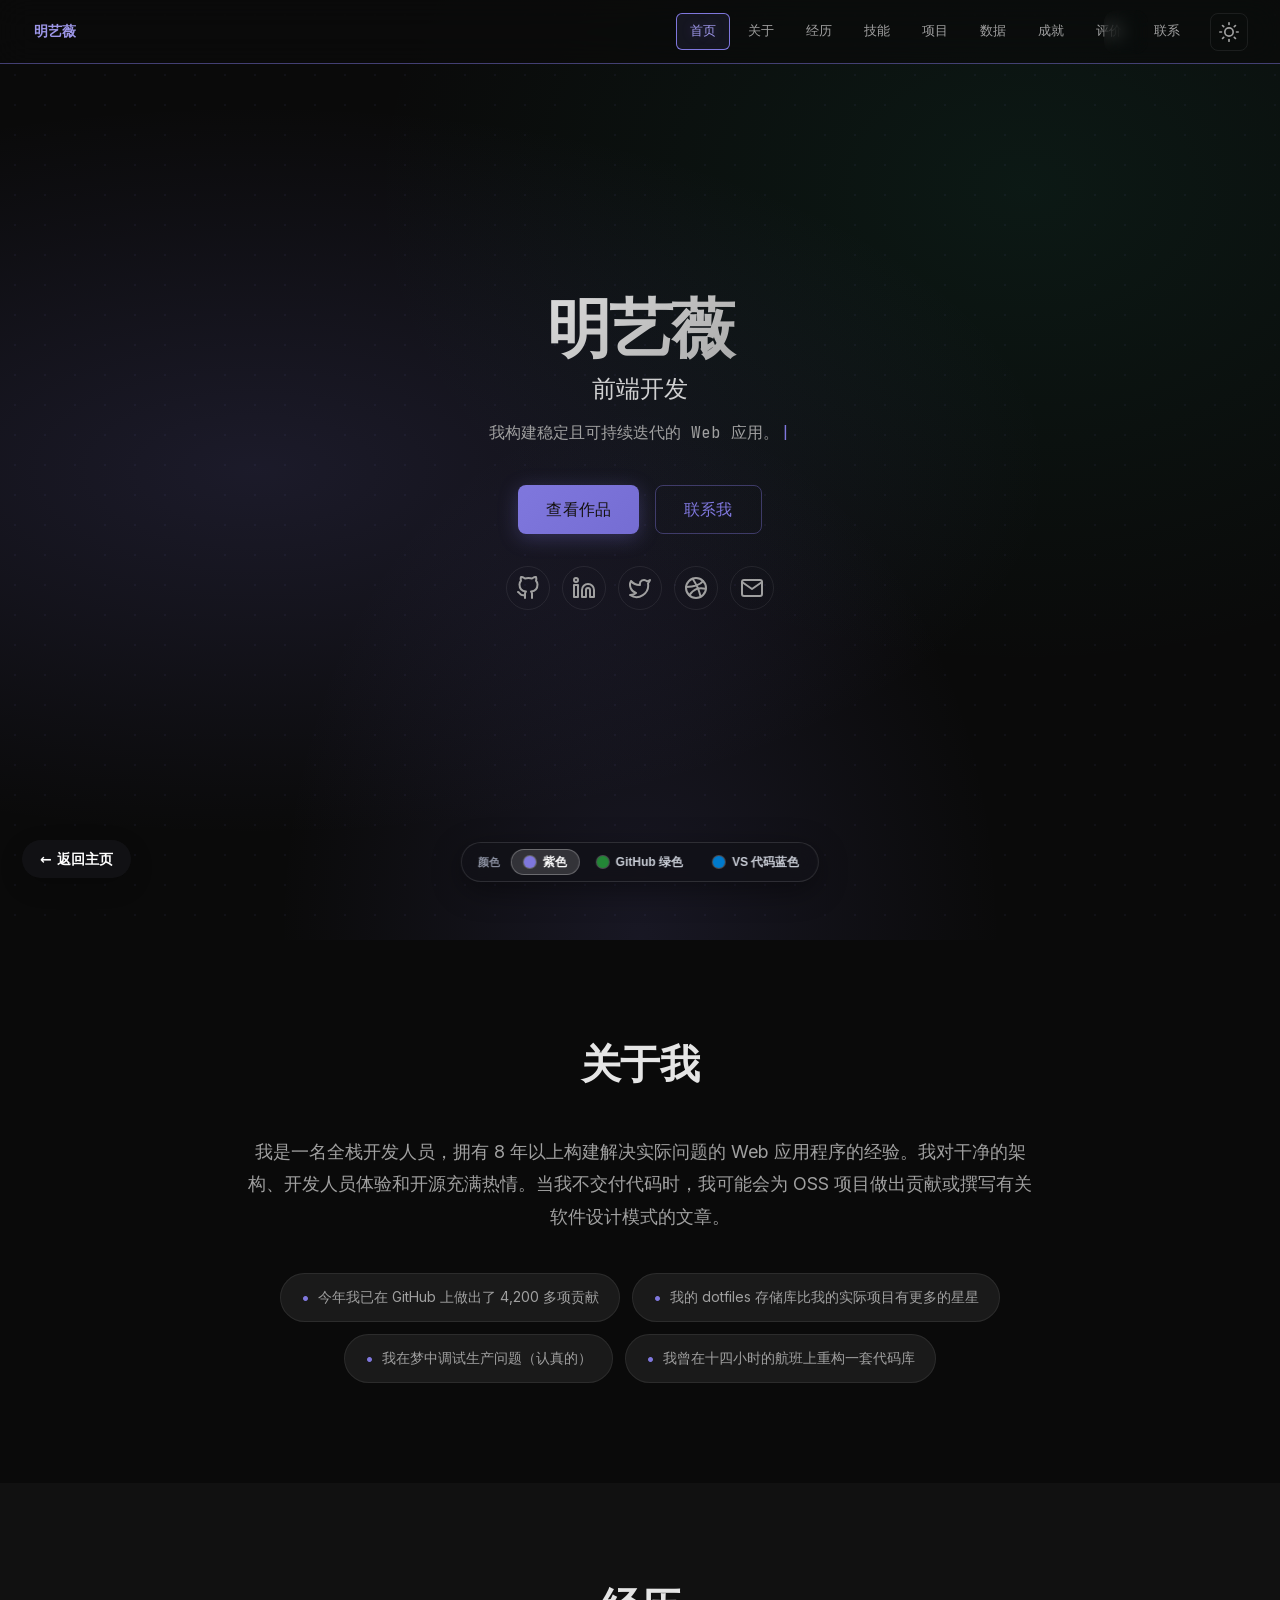
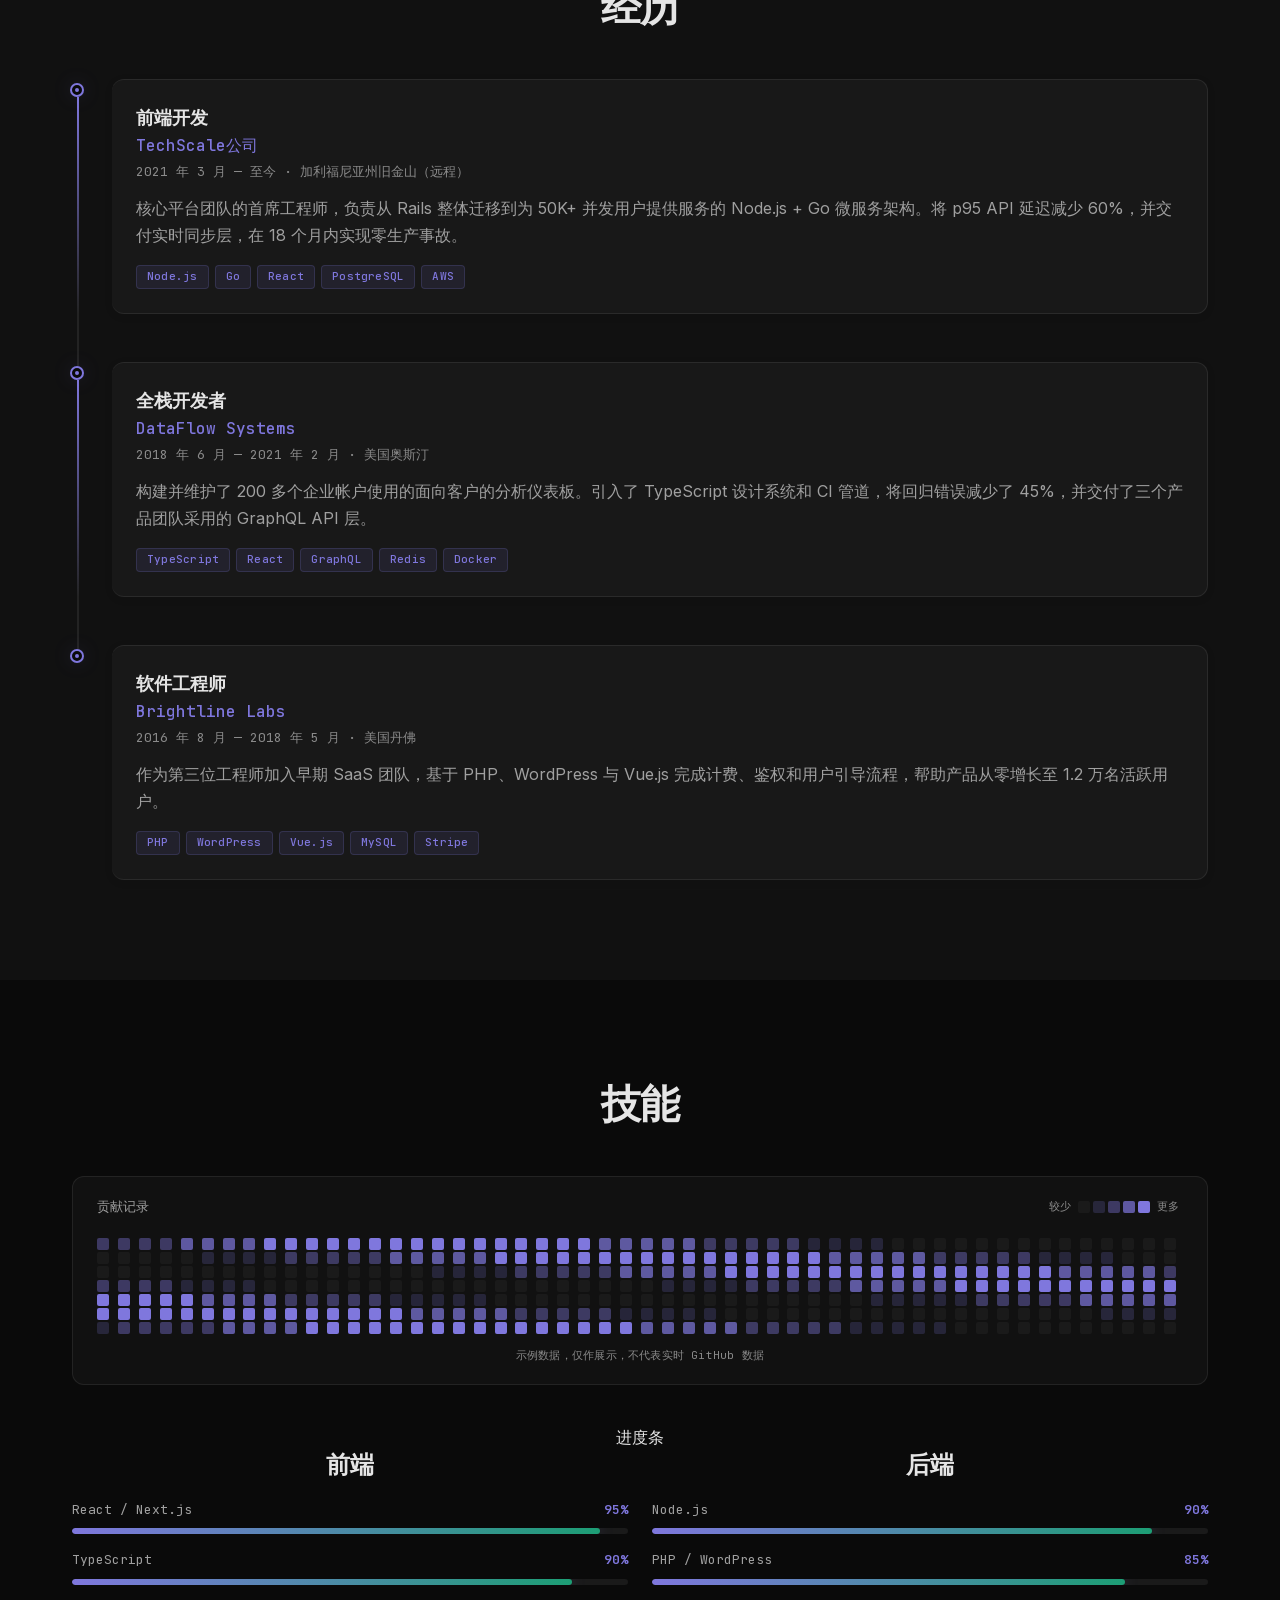
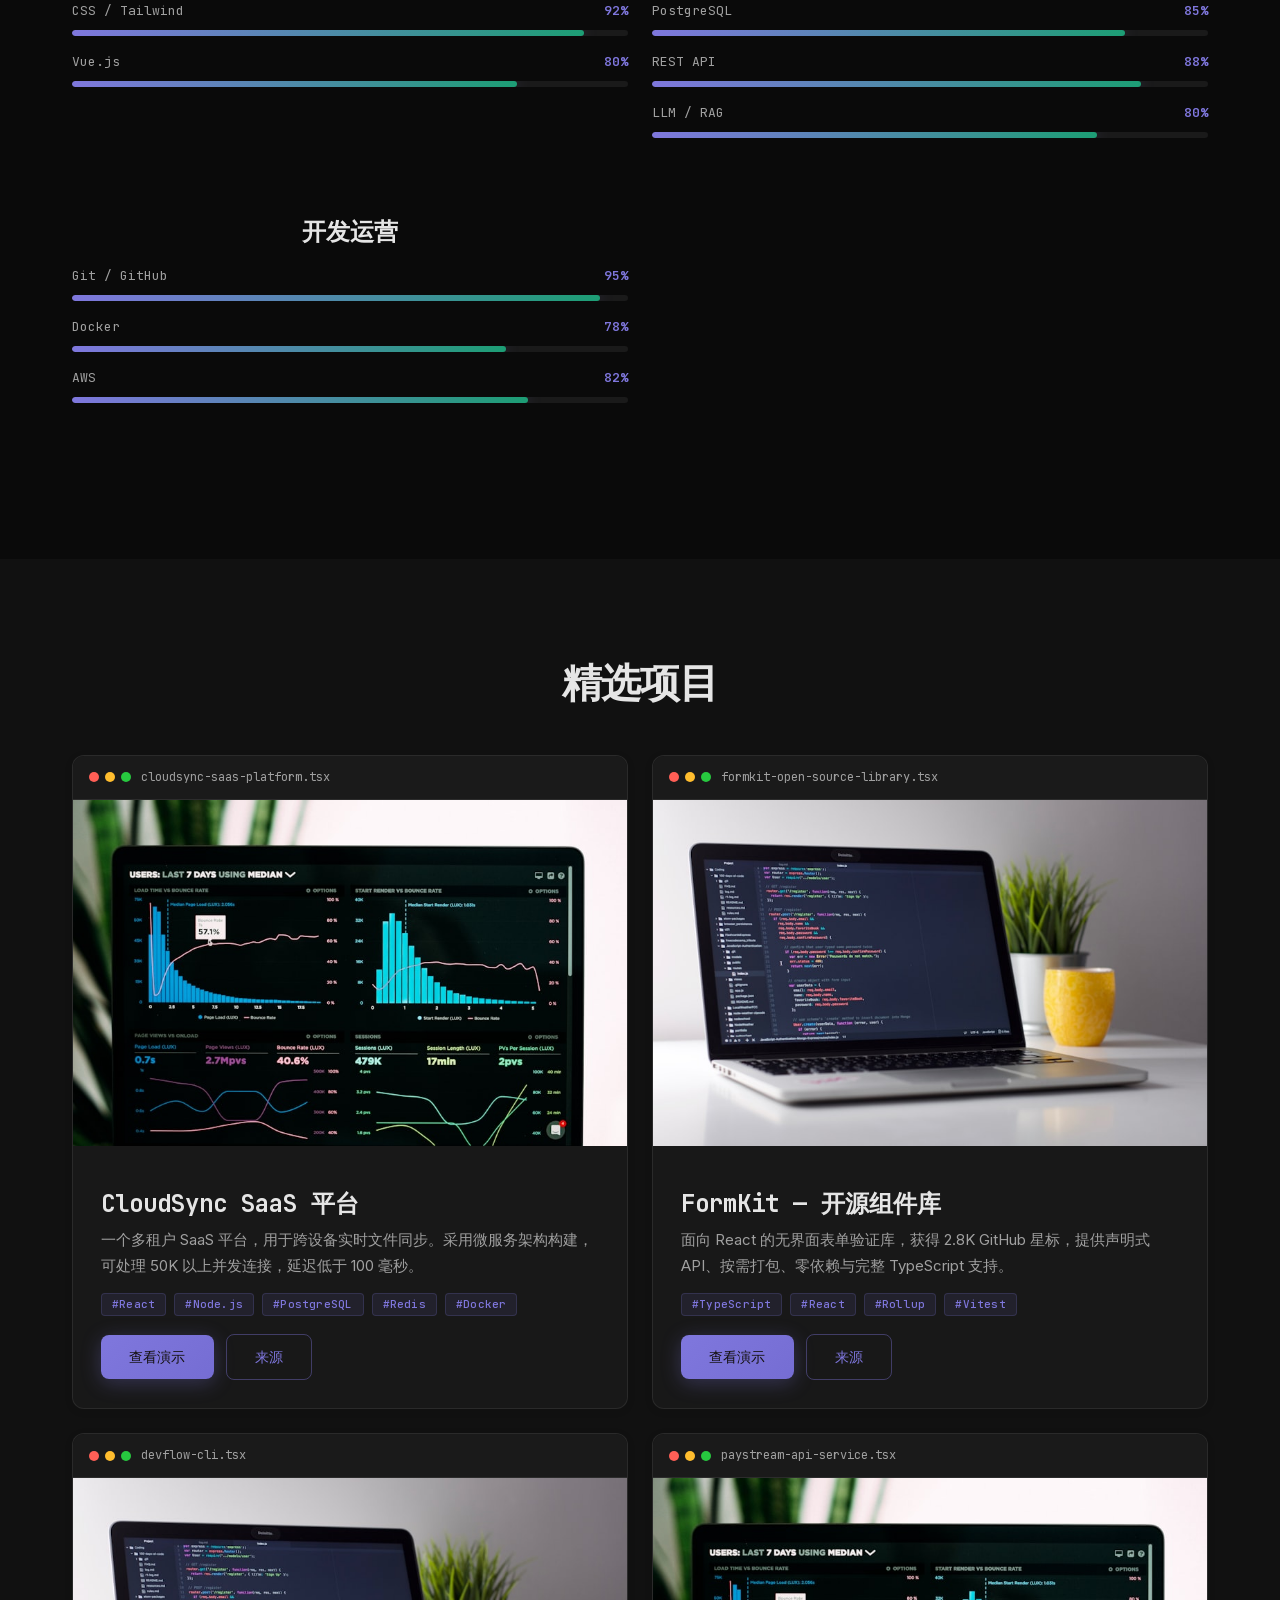
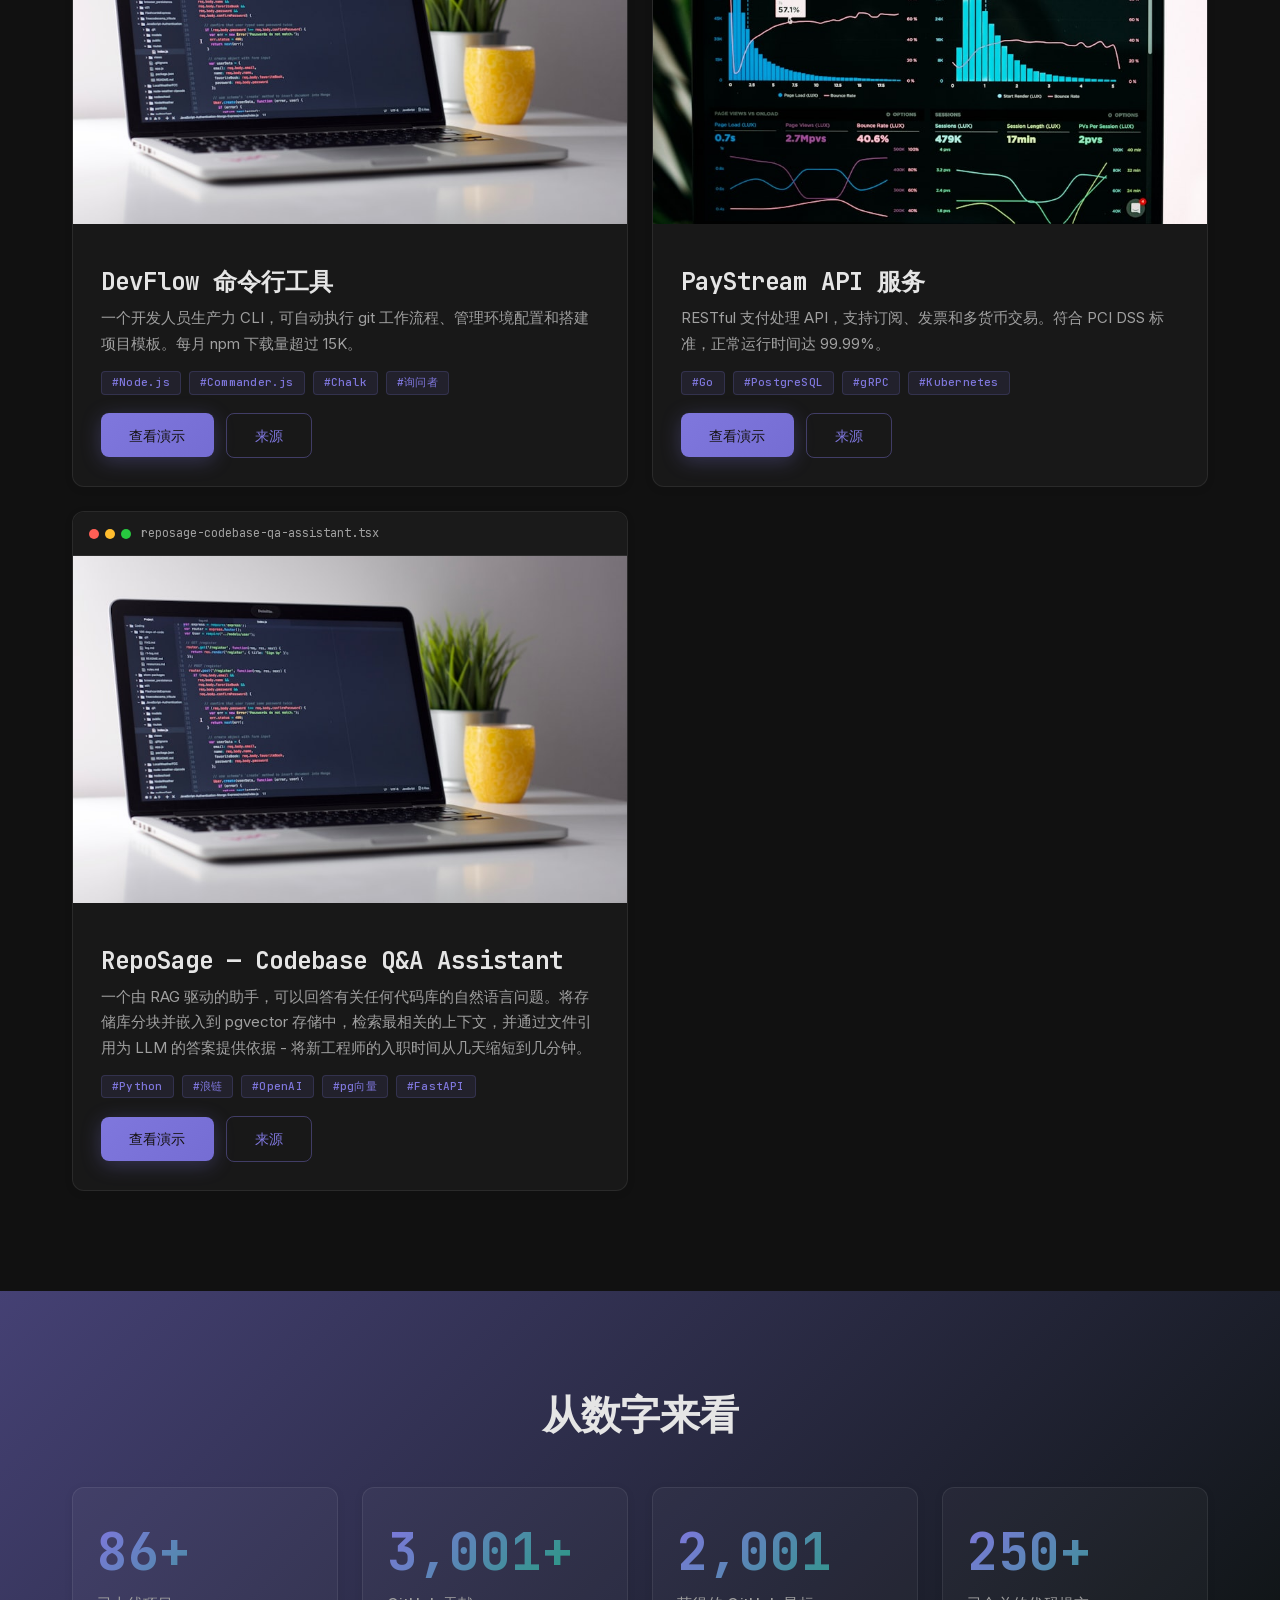
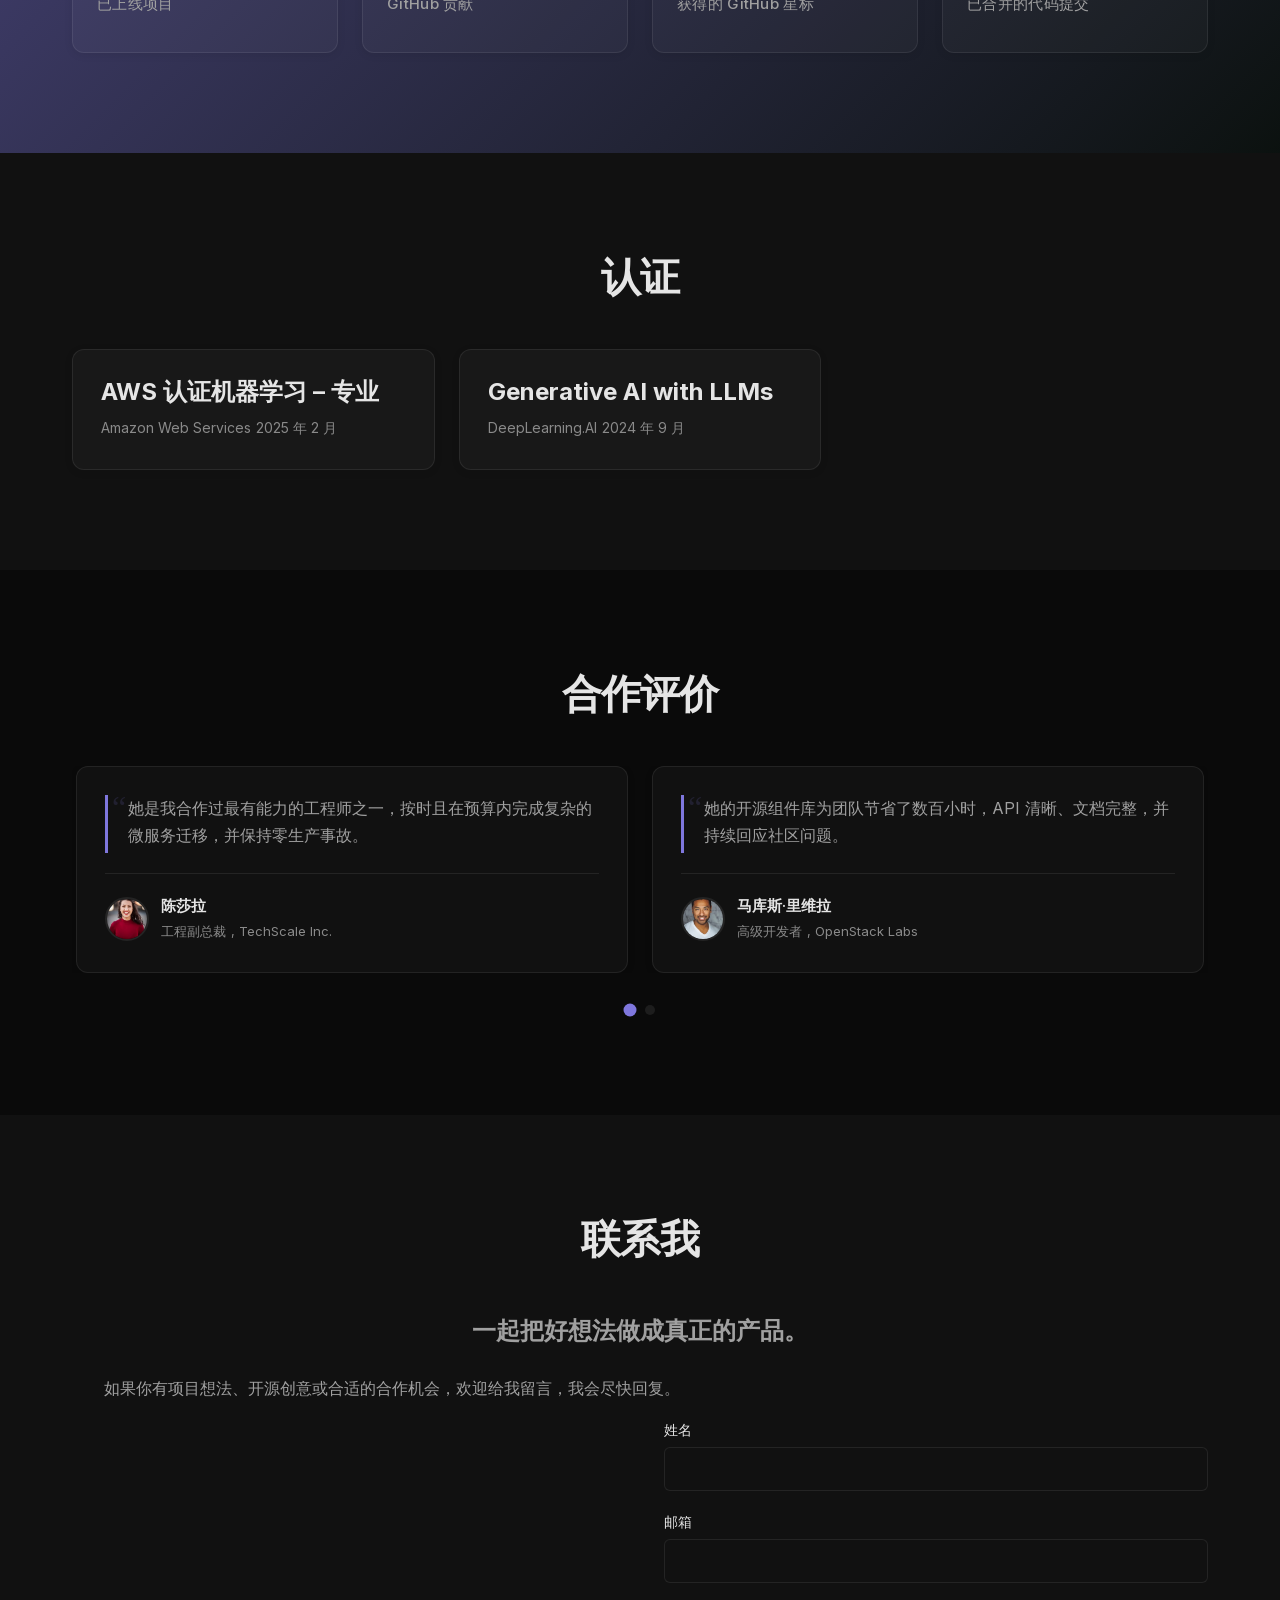
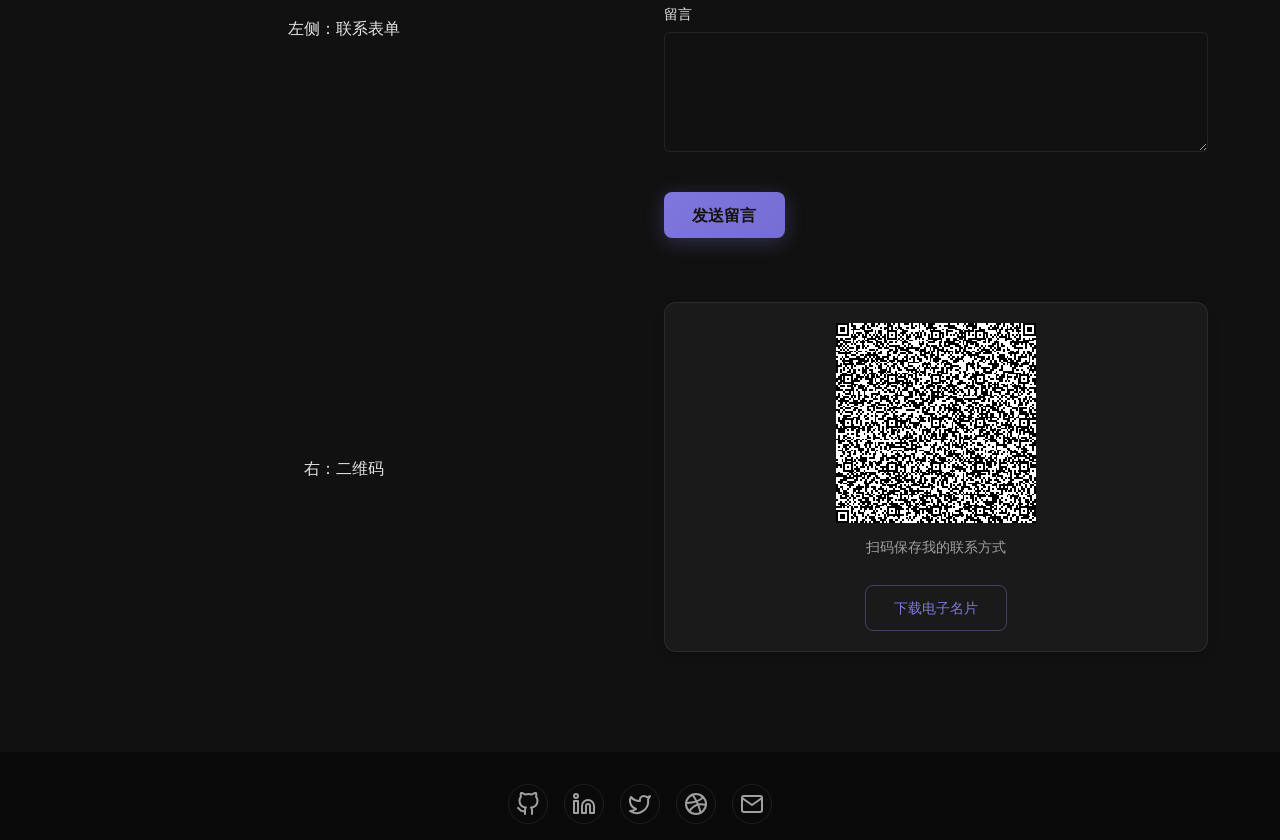
<file: services/frontend/index.html>
<html lang="zh-CN">
<head>
<meta charset="utf-8"/>
<meta content="width=device-width, initial-scale=1" name="viewport"/>
<script id="animfolio-theme-bootstrap">
(function(){
  var scheme='dark';
  try { var saved=localStorage.getItem('animfolio_theme'); if(saved==='dark'||saved==='light') scheme=saved; } catch(e) {}
  document.documentElement.setAttribute('data-animfolio-pre-theme',scheme);
  document.documentElement.classList.add('animfolio-theme-booting');
  window.__animfolioInitialTheme=scheme;
})();
</script>
<style id="animfolio-theme-bootstrap-style">
html[data-animfolio-pre-theme="dark"],html[data-animfolio-pre-theme="dark"] body{background:#0a0a0a;color:#e5e5e5}
html[data-animfolio-pre-theme="light"],html[data-animfolio-pre-theme="light"] body{background:#ffffff;color:#1a1a1a}
html.animfolio-theme-booting .animfolio-container,html.animfolio-theme-booting .animfolio-container *{transition:none!important}
</style>

<title>前端开发 · 明艺薇</title>
<meta content="明艺薇 — 前端开发。" name="description"/>
<style>
@font-face { font-family: 'Inter'; font-style: normal; font-weight: 300 700; font-display: swap; src: url('./assets/fonts/inter-latin.woff2') format('woff2'); }
@font-face { font-family: 'JetBrains Mono'; font-style: normal; font-weight: 400 700; font-display: swap; src: url('./assets/fonts/jetbrains-mono-latin.woff2') format('woff2'); }

/*# sourceURL=animfolio-fonts-local-inline-css */
</style>
<link href="./assets/css/animfolio-base.css" rel="stylesheet"/>
<link href="./assets/css/animfolio-animations.css" rel="stylesheet"/>
<link href="./assets/css/animfolio-nav.css" rel="stylesheet"/>
<link href="./assets/css/animfolio-contact.css" rel="stylesheet"/>
<link href="./assets/css/animfolio-gallery.css" rel="stylesheet"/>
<link href="./assets/css/animfolio-qr.css" rel="stylesheet"/>
<link href="./assets/css/animfolio-print.css" media="print" rel="stylesheet"/>
<link href="./assets/css/format.css" rel="stylesheet"/>
<style id="animfolio-theme-vars">
.animfolio-container {
	--animfolio-accent: #7F77DD !important;
	--animfolio-accent-hover: #756dd3 !important;
	--animfolio-accent-light: rgba(127, 119, 221, 0.1) !important;
	--animfolio-accent-subtle: rgba(127, 119, 221, 0.12) !important;
	--animfolio-accent-shadow: rgba(127, 119, 221, 0.3) !important;
	--animfolio-accent-glow: rgba(127, 119, 221, 0.5) !important;
	--animfolio-secondary: #1D9E75 !important;
	--animfolio-secondary-hover: #13946b !important;
	--animfolio-secondary-light: rgba(29, 158, 117, 0.1) !important;
	--animfolio-on-accent: #14110f !important;
	--animfolio-on-secondary: #14110f !important;
	--animfolio-bg: #0a0a0a;
	--animfolio-bg-secondary: #141414;
	--animfolio-bg-tertiary: #1e1e1e;
	--animfolio-text: #e5e5e5;
	--animfolio-text-secondary: #a0a0a0;
	--animfolio-text-muted: #8a8a8a;
	--animfolio-border: rgba(255, 255, 255, 0.1);
	--animfolio-border-strong: rgba(255, 255, 255, 0.2);
	--animfolio-surface: #1a1a1a;
	--animfolio-surface-hover: #222222;
	--animfolio-overlay: rgba(0, 0, 0, 0.75);
	--animfolio-success: #22c55e;
	--animfolio-warning: #f59e0b;
	--animfolio-error: #ef4444;
	--animfolio-info: #3b82f6;
	--animfolio-font-heading: 'Inter', -apple-system, BlinkMacSystemFont, sans-serif;
	--animfolio-font-body: 'Inter', -apple-system, BlinkMacSystemFont, sans-serif;
	--animfolio-font-mono: 'JetBrains Mono', 'Fira Code', 'Consolas', monospace;
	--animfolio-font-size-base: 16px;
	--animfolio-font-size-h1: clamp(2.5rem, 5vw, 4rem);
	--animfolio-font-size-h2: clamp(1.75rem, 3.5vw, 2.5rem);
	--animfolio-font-size-h3: 1.5rem;
	--animfolio-font-size-h4: 1.25rem;
	--animfolio-font-weight-bold: 700;
	--animfolio-font-weight-medium: 500;
	--animfolio-line-height: 1.6;
	--animfolio-letter-spacing: 0em;
	--animfolio-container-width: 1200px;
	--animfolio-section-spacing: 100px;
	--animfolio-radius: 12px;
	--animfolio-radius-sm: 6px;
	--animfolio-radius-lg: 16px;
	--animfolio-shadow-sm: 0 1px 2px rgba(0, 0, 0, 0.1);
	--animfolio-shadow-md: 0 4px 12px rgba(0, 0, 0, 0.15);
	--animfolio-shadow-lg: 0 10px 30px rgba(0, 0, 0, 0.2);
	--animfolio-shadow-xl: 0 20px 50px rgba(0, 0, 0, 0.3);
	--animfolio-duration: 0.6s;
	--animfolio-delay: 0s;
	--animfolio-easing: cubic-bezier(0.4, 0, 0.2, 1);
	--animfolio-easing-bounce: cubic-bezier(0.34, 1.56, 0.64, 1);
	--animfolio-stagger: 0.1s;
	--animfolio-transition-fast: 150ms ease;
	--animfolio-transition-normal: 300ms ease;
	--animfolio-transition-slow: 500ms ease;
	--animfolio-z-base: 1;
	--animfolio-z-dropdown: 100;
	--animfolio-z-sticky: 200;
	--animfolio-z-nav: 300;
	--animfolio-z-modal: 400;
	--animfolio-z-lightbox: 500;
	--animfolio-z-tooltip: 600;
	--animfolio-z-cursor: 700;
}
.animfolio-container--light, .animfolio-container[data-animfolio-scheme="light"] {
	--animfolio-bg: #ffffff;
	--animfolio-bg-secondary: #f5f5f5;
	--animfolio-bg-tertiary: #ebebeb;
	--animfolio-text: #1a1a1a;
	--animfolio-text-secondary: #555555;
	--animfolio-text-muted: #767676;
	--animfolio-border: rgba(0, 0, 0, 0.1);
	--animfolio-border-strong: rgba(0, 0, 0, 0.2);
	--animfolio-surface: #ffffff;
	--animfolio-surface-hover: #f9f9f9;
	--animfolio-overlay: rgba(0, 0, 0, 0.5);
	--animfolio-shadow-sm: 0 1px 2px rgba(0, 0, 0, 0.05);
	--animfolio-shadow-md: 0 4px 12px rgba(0, 0, 0, 0.08);
	--animfolio-shadow-lg: 0 10px 30px rgba(0, 0, 0, 0.1);
	--animfolio-shadow-xl: 0 20px 50px rgba(0, 0, 0, 0.15);
	--animfolio-accent-light: rgba(127, 119, 221, 0.08) !important;
	--animfolio-accent-subtle: rgba(127, 119, 221, 0.05) !important;
	--animfolio-accent-shadow: rgba(127, 119, 221, 0.2) !important;
	--animfolio-accent-glow: rgba(127, 119, 221, 0.15) !important;
	--animfolio-on-accent: #14110f !important;
	--animfolio-on-secondary: #14110f !important;
}
@media (prefers-color-scheme: light) {
	.animfolio-container--auto {
		--animfolio-bg: #ffffff;
		--animfolio-bg-secondary: #f5f5f5;
		--animfolio-bg-tertiary: #ebebeb;
		--animfolio-text: #1a1a1a;
		--animfolio-text-secondary: #555555;
		--animfolio-text-muted: #767676;
		--animfolio-border: rgba(0, 0, 0, 0.1);
		--animfolio-border-strong: rgba(0, 0, 0, 0.2);
		--animfolio-surface: #ffffff;
		--animfolio-surface-hover: #f9f9f9;
		--animfolio-overlay: rgba(0, 0, 0, 0.5);
		--animfolio-shadow-sm: 0 1px 2px rgba(0, 0, 0, 0.05);
		--animfolio-shadow-md: 0 4px 12px rgba(0, 0, 0, 0.08);
		--animfolio-shadow-lg: 0 10px 30px rgba(0, 0, 0, 0.1);
		--animfolio-shadow-xl: 0 20px 50px rgba(0, 0, 0, 0.15);
		--animfolio-accent-light: rgba(127, 119, 221, 0.08) !important;
		--animfolio-accent-subtle: rgba(127, 119, 221, 0.05) !important;
		--animfolio-accent-shadow: rgba(127, 119, 221, 0.2) !important;
		--animfolio-accent-glow: rgba(127, 119, 221, 0.15) !important;
		--animfolio-on-accent: #14110f !important;
		--animfolio-on-secondary: #14110f !important;
	}
}

.animfolio-container *,.animfolio-container *::before,.animfolio-container *::after{box-sizing:border-box}html{scroll-behavior:smooth;-webkit-font-smoothing:antialiased;-moz-osx-font-smoothing:grayscale}body{margin:0;padding:0;background:#0a0a0a;color:#e5e5e5;font-family:var(--animfolio-font-body,'Inter',-apple-system,BlinkMacSystemFont,'Segoe UI',sans-serif);font-size:var(--animfolio-font-size-base,16px);line-height:var(--animfolio-line-height,1.6);overflow-x:hidden}body.admin-bar{padding-top:32px}body.admin-bar .animfolio-nav--sticky{top:32px}@media screen and (max-width:782px){body.admin-bar{padding-top:46px}body.admin-bar .animfolio-nav--sticky{top:46px}}.wp-site-blocks,.entry-content,.page-content,.post-content{all:unset;display:block}
/*# sourceURL=animfolio-base-inline-css */
</style>
<script>
document.documentElement.className+=" animfolio-js";(function(){function r(){if(window.animfolio&&window.animfolio._initialized){return;}var e=document.querySelectorAll("[data-animfolio-animate]:not(.animfolio-visible),.animfolio-stagger__item:not(.animfolio-visible)");for(var i=0;i<e.length;i++){e[i].classList.add("animfolio-visible");}}if(document.readyState==="complete"){setTimeout(r,1500);}else{window.addEventListener("load",function(){setTimeout(r,1500);});}setTimeout(r,4000);})();
//# sourceURL=animfolio-failsafe-js-after
</script>
<style>
.service-back{position:fixed;left:22px;bottom:22px;z-index:99999;padding:12px 18px;border-radius:999px;background:rgba(20,20,24,.82);color:#fff;text-decoration:none;font:600 14px/1 system-ui;backdrop-filter:blur(12px);box-shadow:0 8px 25px rgba(0,0,0,.18)}

</style><link href="../service-language.css?v=6" rel="stylesheet"/></head>
<body><button aria-label="切换为英文" aria-pressed="true" class="service-language-toggle" data-language="zh" type="button"><span aria-hidden="true" class="service-language-symbol">中</span></button><a aria-label="返回个人主页服务模块" class="service-back" href="../../#services">← 返回主页</a>
<script>window.ANIMFOLIO_CONTACT_EMAIL = "you@example.com";</script>
<div class="animfolio-container animfolio-container--dark animfolio-container--format-01 animfolio-container--one-page" data-animfolio-format="format-01-developer" data-animfolio-intensity="medium" data-animfolio-scheme="dark"><script id="animfolio-theme-apply">(function(){var c=document.currentScript.parentElement,s=window.__animfolioInitialTheme||c.getAttribute('data-animfolio-scheme');c.setAttribute('data-animfolio-scheme',s);c.classList.remove('animfolio-container--dark','animfolio-container--light');c.classList.add('animfolio-container--'+s);requestAnimationFrame(function(){requestAnimationFrame(function(){document.documentElement.classList.remove('animfolio-theme-booting')})})})();</script><a class="animfolio-skip-link" href="#hero">跳到主要内容</a><nav aria-label="作品集导航" class="animfolio-nav animfolio-nav--horizontal animfolio-nav--sticky" role="navigation"><a class="animfolio-nav__logo" href="#hero">明艺薇</a><button aria-controls="animfolio-nav-menu" aria-expanded="false" aria-label="切换导航" class="animfolio-nav__toggle"><span aria-hidden="true" class="animfolio-nav__toggle-bar"></span><span aria-hidden="true" class="animfolio-nav__toggle-bar"></span><span aria-hidden="true" class="animfolio-nav__toggle-bar"></span></button><ul class="animfolio-nav__list" id="animfolio-nav-menu"><li class="animfolio-nav__item"><a class="animfolio-nav__link" data-animfolio-section="hero" href="#hero">首页</a></li><li class="animfolio-nav__item"><a class="animfolio-nav__link" data-animfolio-section="about" href="#about">关于</a></li><li class="animfolio-nav__item"><a class="animfolio-nav__link" data-animfolio-section="experience" href="#experience">经历</a></li><li class="animfolio-nav__item"><a class="animfolio-nav__link" data-animfolio-section="skills" href="#skills">技能</a></li><li class="animfolio-nav__item"><a class="animfolio-nav__link" data-animfolio-section="projects" href="#projects">项目</a></li><li class="animfolio-nav__item"><a class="animfolio-nav__link" data-animfolio-section="stats" href="#stats">数据</a></li><li class="animfolio-nav__item"><a class="animfolio-nav__link" data-animfolio-section="achievements" href="#achievements">成就</a></li><li class="animfolio-nav__item"><a class="animfolio-nav__link" data-animfolio-section="testimonials" href="#testimonials">评价</a></li><li class="animfolio-nav__item"><a class="animfolio-nav__link" data-animfolio-section="contact" href="#contact">联系</a></li></ul><button aria-label="切换明暗模式" class="animfolio-theme-toggle"><span aria-hidden="true" class="animfolio-theme-toggle__icon animfolio-theme-toggle__icon--sun"><svg fill="none" height="20" stroke="currentColor" stroke-linecap="round" stroke-linejoin="round" stroke-width="2" viewbox="0 0 24 24" width="20"><circle cx="12" cy="12" r="5"></circle><line x1="12" x2="12" y1="1" y2="3"></line><line x1="12" x2="12" y1="21" y2="23"></line><line x1="4.22" x2="5.64" y1="4.22" y2="5.64"></line><line x1="18.36" x2="19.78" y1="18.36" y2="19.78"></line><line x1="1" x2="3" y1="12" y2="12"></line><line x1="21" x2="23" y1="12" y2="12"></line><line x1="4.22" x2="5.64" y1="19.78" y2="18.36"></line><line x1="18.36" x2="19.78" y1="5.64" y2="4.22"></line></svg></span><span aria-hidden="true" class="animfolio-theme-toggle__icon animfolio-theme-toggle__icon--moon"><svg fill="none" height="20" stroke="currentColor" stroke-linecap="round" stroke-linejoin="round" stroke-width="2" viewbox="0 0 24 24" width="20"><path d="M21 12.79A9 9 0 1111.21 3 7 7 0 0021 12.79z"></path></svg></span></button></nav><section class="animfolio-section animfolio-section--hero animfolio-section--align-center" data-animfolio-section="hero" id="hero"><div class="animfolio-inner">
<div class="animfolio-hero">
<div class="animfolio-hero__content">
<h1 class="animfolio-hero__name" data-animfolio-animate="fade-up">明艺薇</h1>
<h2 class="animfolio-hero__title" data-animfolio-animate="fade-up" data-animfolio-delay="0.1">前端开发</h2>
<div class="animfolio-hero__subtitle animfolio-hero__typed" data-animfolio-animate="fade-up" data-animfolio-delay="0.2" data-animfolio-typed='["我构建稳定且可持续迭代的 Web 应用。", "我编写清晰、易维护的代码。", "我把想法推进成真正上线的产品。"]'>我构建稳定且可持续迭代的 Web 应用。</div>
<div class="animfolio-hero__cta" data-animfolio-animate="fade-up" data-animfolio-delay="0.3">
<a class="animfolio-button animfolio-button--primary animfolio-hero__cta-primary" href="#projects">
						查看作品					</a>
<a class="animfolio-button animfolio-button--secondary animfolio-hero__cta-secondary" href="#contact">
						联系我					</a>
</div>
<div class="animfolio-hero__social animfolio-social-icons animfolio-social-icons--outline" data-animfolio-animate="fade-up" data-animfolio-delay="0.4">
<a aria-label="Github" href="https://github.com/yourusername" rel="noopener noreferrer" target="_blank">
<svg aria-hidden="true" fill="none" height="24" stroke="currentColor" stroke-linecap="round" stroke-linejoin="round" stroke-width="2" viewbox="0 0 24 24" width="24" xmlns="http://www.w3.org/2000/svg"><path d="M9 19c-5 1.5-5-2.5-7-3m14 6v-3.87a3.37 3.37 0 0 0-.94-2.61c3.14-.35 6.44-1.54 6.44-7A5.44 5.44 0 0 0 20 4.77 5.07 5.07 0 0 0 19.91 1S18.73.65 16 2.48a13.38 13.38 0 0 0-7 0C6.27.65 5.09 1 5.09 1A5.07 5.07 0 0 0 5 4.77a5.44 5.44 0 0 0-1.5 3.78c0 5.42 3.3 6.61 6.44 7A3.37 3.37 0 0 0 9 18.13V22"></path></svg> <span class="animfolio-social__label">Github</span>
</a>
<a aria-label="领英" href="https://linkedin.com/in/yourusername" rel="noopener noreferrer" target="_blank">
<svg aria-hidden="true" fill="none" height="24" stroke="currentColor" stroke-linecap="round" stroke-linejoin="round" stroke-width="2" viewbox="0 0 24 24" width="24" xmlns="http://www.w3.org/2000/svg"><path d="M16 8a6 6 0 0 1 6 6v7h-4v-7a2 2 0 0 0-2-2 2 2 0 0 0-2 2v7h-4v-7a6 6 0 0 1 6-6z"></path><rect height="12" width="4" x="2" y="9"></rect><circle cx="4" cy="4" r="2"></circle></svg> <span class="animfolio-social__label">领英</span>
</a>
<a aria-label="推特" href="https://twitter.com/yourusername" rel="noopener noreferrer" target="_blank">
<svg aria-hidden="true" fill="none" height="24" stroke="currentColor" stroke-linecap="round" stroke-linejoin="round" stroke-width="2" viewbox="0 0 24 24" width="24" xmlns="http://www.w3.org/2000/svg"><path d="M22 4s-.7 2.1-2 3.4c1.6 10-9.4 17.3-18 11.6 2.2.1 4.4-.6 6-2C3 15.5.5 9.6 3 5c2.2 2.6 5.6 4.1 9 4-.9-4.2 4-6.6 7-3.8 1.1 0 3-1.2 3-1.2z"></path></svg> <span class="animfolio-social__label">推特</span>
</a>
<a aria-label="运球" href="https://dribbble.com/yourusername" rel="noopener noreferrer" target="_blank">
<svg aria-hidden="true" fill="none" height="24" stroke="currentColor" stroke-linecap="round" stroke-linejoin="round" stroke-width="2" viewbox="0 0 24 24" width="24" xmlns="http://www.w3.org/2000/svg"><circle cx="12" cy="12" r="10"></circle><path d="M8.56 2.75c4.37 6.03 6.02 9.42 8.03 17.72m2.54-15.38c-3.72 4.35-8.94 5.66-16.88 5.85m19.5 1.9c-3.5-.93-6.63-.82-8.94 0-2.58.92-5.01 2.86-7.44 6.32"></path></svg> <span class="animfolio-social__label">运球</span>
</a>
<a aria-label="邮箱" href="mailto:hello@yourdomain.com" rel="noopener noreferrer" target="_blank">
<svg aria-hidden="true" fill="none" height="24" stroke="currentColor" stroke-linecap="round" stroke-linejoin="round" stroke-width="2" viewbox="0 0 24 24" width="24" xmlns="http://www.w3.org/2000/svg"><path d="M4 4h16c1.1 0 2 .9 2 2v12c0 1.1-.9 2-2 2H4c-1.1 0-2-.9-2-2V6c0-1.1.9-2 2-2z"></path><polyline points="22,6 12,13 2,6"></polyline></svg> <span class="animfolio-social__label">邮箱</span>
</a>
</div>
</div>
</div>
</div><!-- .animfolio-inner --></section><section class="animfolio-section animfolio-section--about animfolio-section--align-center" data-animfolio-section="about" id="about"><div class="animfolio-inner"><div class="animfolio-section__header"><h2 class="animfolio-section__title">关于我</h2></div><div class="animfolio-about" data-animfolio-animate="fade-up">
<div class="animfolio-about__bio">我是一名全栈开发人员，拥有 8 年以上构建解决实际问题的 Web 应用程序的经验。我对干净的架构、开发人员体验和开源充满热情。当我不交付代码时，我可能会为 OSS 项目做出贡献或撰写有关软件设计模式的文章。</div>
<div class="animfolio-about__fun-facts animfolio-stagger" data-animfolio-stagger="0.1">
<div class="animfolio-about__fun-fact animfolio-stagger__item">
					今年我已在 GitHub 上做出了 4,200 多项贡献				</div>
<div class="animfolio-about__fun-fact animfolio-stagger__item">
					我的 dotfiles 存储库比我的实际项目有更多的星星				</div>
<div class="animfolio-about__fun-fact animfolio-stagger__item">
					我在梦中调试生产问题（认真的）				</div>
<div class="animfolio-about__fun-fact animfolio-stagger__item">
					我曾在十四小时的航班上重构一套代码库				</div>
</div>
</div>
</div><!-- .animfolio-inner --></section><section class="animfolio-section animfolio-section--experience animfolio-section--align-center" data-animfolio-section="experience" id="experience"><div class="animfolio-inner"><div class="animfolio-section__header"><h2 class="animfolio-section__title">经历</h2></div>
<div class="animfolio-timeline animfolio-stagger" data-animfolio-animate="fade-up" data-animfolio-stagger="0.1">
<div class="animfolio-timeline__line"></div>
<div class="animfolio-timeline__item animfolio-stagger__item" data-animfolio-animate="fade-up" data-animfolio-delay="0.0">
<div class="animfolio-timeline__dot"></div>
<div class="animfolio-timeline__content animfolio-card animfolio-card--bordered">
<div class="animfolio-timeline__role">前端开发</div>
<div class="animfolio-timeline__company">TechScale公司</div>
<div class="animfolio-timeline__date">
					2021 年 3 月 — 至今 · 加利福尼亚州旧金山（远程）									</div>
<div class="animfolio-timeline__description">核心平台团队的首席工程师，负责从 Rails 整体迁移到为 50K+ 并发用户提供服务的 Node.js + Go 微服务架构。将 p95 API 延迟减少 60%，并交付实时同步层，在 18 个月内实现零生产事故。</div>
<div class="animfolio-timeline__tags animfolio-card__tags">
<span class="animfolio-card__tag">Node.js</span>
<span class="animfolio-card__tag">Go</span>
<span class="animfolio-card__tag">React</span>
<span class="animfolio-card__tag">PostgreSQL</span>
<span class="animfolio-card__tag">AWS</span>
</div>
</div>
</div>
<div class="animfolio-timeline__item animfolio-stagger__item" data-animfolio-animate="fade-up" data-animfolio-delay="0.1">
<div class="animfolio-timeline__dot"></div>
<div class="animfolio-timeline__content animfolio-card animfolio-card--bordered">
<div class="animfolio-timeline__role">全栈开发者</div>
<div class="animfolio-timeline__company">DataFlow Systems</div>
<div class="animfolio-timeline__date">
					2018 年 6 月 — 2021 年 2 月 · 美国奥斯汀									</div>
<div class="animfolio-timeline__description">构建并维护了 200 多个企业帐户使用的面向客户的分析仪表板。引入了 TypeScript 设计系统和 CI 管道，将回归错误减少了 45%，并交付了三个产品团队采用的 GraphQL API 层。</div>
<div class="animfolio-timeline__tags animfolio-card__tags">
<span class="animfolio-card__tag">TypeScript</span>
<span class="animfolio-card__tag">React</span>
<span class="animfolio-card__tag">GraphQL</span>
<span class="animfolio-card__tag">Redis</span>
<span class="animfolio-card__tag">Docker</span>
</div>
</div>
</div>
<div class="animfolio-timeline__item animfolio-stagger__item" data-animfolio-animate="fade-up" data-animfolio-delay="0.2">
<div class="animfolio-timeline__dot"></div>
<div class="animfolio-timeline__content animfolio-card animfolio-card--bordered">
<div class="animfolio-timeline__role">软件工程师</div>
<div class="animfolio-timeline__company">Brightline Labs</div>
<div class="animfolio-timeline__date">
					2016 年 8 月 — 2018 年 5 月 · 美国丹佛									</div>
<div class="animfolio-timeline__description">作为第三位工程师加入早期 SaaS 团队，基于 PHP、WordPress 与 Vue.js 完成计费、鉴权和用户引导流程，帮助产品从零增长至 1.2 万名活跃用户。</div>
<div class="animfolio-timeline__tags animfolio-card__tags">
<span class="animfolio-card__tag">PHP</span>
<span class="animfolio-card__tag">WordPress</span>
<span class="animfolio-card__tag">Vue.js</span>
<span class="animfolio-card__tag">MySQL</span>
<span class="animfolio-card__tag">Stripe</span>
</div>
</div>
</div>
</div>
</div><!-- .animfolio-inner --></section><section class="animfolio-section animfolio-section--skills animfolio-section--align-center" data-animfolio-section="skills" id="skills"><div class="animfolio-inner"><div class="animfolio-section__header"><h2 class="animfolio-section__title">技能</h2></div>
<div class="animfolio-f01-heatmap-panel" data-animfolio-animate="fade-up">
<div class="animfolio-f01-heatmap-panel__head">
<span class="animfolio-f01-heatmap-panel__title">贡献记录</span>
<span aria-hidden="true" class="animfolio-f01-heatmap-panel__legend">
<span class="animfolio-f01-heatmap-panel__legend-label">较少</span>
<span class="animfolio-f01-heatmap__cell"></span>
<span class="animfolio-f01-heatmap__cell animfolio-f01-heatmap__cell--l1"></span>
<span class="animfolio-f01-heatmap__cell animfolio-f01-heatmap__cell--l2"></span>
<span class="animfolio-f01-heatmap__cell animfolio-f01-heatmap__cell--l3"></span>
<span class="animfolio-f01-heatmap__cell animfolio-f01-heatmap__cell--l4"></span>
<span class="animfolio-f01-heatmap-panel__legend-label">更多</span>
</span>
</div>
<div aria-hidden="true" class="animfolio-f01-heatmap" role="presentation"></div>
<p class="animfolio-f01-heatmap-panel__note">示例数据，仅作展示，不代表实时 GitHub 数据</p>
</div>
<div class="animfolio-skills animfolio-skills--bars" data-animfolio-animate="fade-up">
 进度条
<div class="animfolio-grid animfolio-grid--2 animfolio-stagger" data-animfolio-stagger="0.1">
<div class="animfolio-skills__category animfolio-stagger__item">
<h3 class="animfolio-skills__category-title">前端</h3>
<div class="animfolio-skills__list">
<div class="animfolio-skills__item">
<div class="animfolio-skills__label">
<span>React / Next.js</span>
<span class="animfolio-skills__value">95%</span>
</div>
<div class="animfolio-skills__bar">
<div class="animfolio-skills__bar-fill" style="width: 95%"></div>
</div>
</div>
<div class="animfolio-skills__item">
<div class="animfolio-skills__label">
<span>TypeScript</span>
<span class="animfolio-skills__value">90%</span>
</div>
<div class="animfolio-skills__bar">
<div class="animfolio-skills__bar-fill" style="width: 90%"></div>
</div>
</div>
<div class="animfolio-skills__item">
<div class="animfolio-skills__label">
<span>CSS / Tailwind</span>
<span class="animfolio-skills__value">92%</span>
</div>
<div class="animfolio-skills__bar">
<div class="animfolio-skills__bar-fill" style="width: 92%"></div>
</div>
</div>
<div class="animfolio-skills__item">
<div class="animfolio-skills__label">
<span>Vue.js</span>
<span class="animfolio-skills__value">80%</span>
</div>
<div class="animfolio-skills__bar">
<div class="animfolio-skills__bar-fill" style="width: 80%"></div>
</div>
</div>
</div>
</div>
<div class="animfolio-skills__category animfolio-stagger__item">
<h3 class="animfolio-skills__category-title">后端</h3>
<div class="animfolio-skills__list">
<div class="animfolio-skills__item">
<div class="animfolio-skills__label">
<span>Node.js</span>
<span class="animfolio-skills__value">90%</span>
</div>
<div class="animfolio-skills__bar">
<div class="animfolio-skills__bar-fill" style="width: 90%"></div>
</div>
</div>
<div class="animfolio-skills__item">
<div class="animfolio-skills__label">
<span>PHP / WordPress</span>
<span class="animfolio-skills__value">85%</span>
</div>
<div class="animfolio-skills__bar">
<div class="animfolio-skills__bar-fill" style="width: 85%"></div>
</div>
</div>
<div class="animfolio-skills__item">
<div class="animfolio-skills__label">
<span>PostgreSQL</span>
<span class="animfolio-skills__value">85%</span>
</div>
<div class="animfolio-skills__bar">
<div class="animfolio-skills__bar-fill" style="width: 85%"></div>
</div>
</div>
<div class="animfolio-skills__item">
<div class="animfolio-skills__label">
<span>REST API</span>
<span class="animfolio-skills__value">88%</span>
</div>
<div class="animfolio-skills__bar">
<div class="animfolio-skills__bar-fill" style="width: 88%"></div>
</div>
</div>
<div class="animfolio-skills__item">
<div class="animfolio-skills__label">
<span>LLM / RAG</span>
<span class="animfolio-skills__value">80%</span>
</div>
<div class="animfolio-skills__bar">
<div class="animfolio-skills__bar-fill" style="width: 80%"></div>
</div>
</div>
</div>
</div>
<div class="animfolio-skills__category animfolio-stagger__item">
<h3 class="animfolio-skills__category-title">开发运营</h3>
<div class="animfolio-skills__list">
<div class="animfolio-skills__item">
<div class="animfolio-skills__label">
<span>Git / GitHub</span>
<span class="animfolio-skills__value">95%</span>
</div>
<div class="animfolio-skills__bar">
<div class="animfolio-skills__bar-fill" style="width: 95%"></div>
</div>
</div>
<div class="animfolio-skills__item">
<div class="animfolio-skills__label">
<span>Docker</span>
<span class="animfolio-skills__value">78%</span>
</div>
<div class="animfolio-skills__bar">
<div class="animfolio-skills__bar-fill" style="width: 78%"></div>
</div>
</div>
<div class="animfolio-skills__item">
<div class="animfolio-skills__label">
<span>AWS</span>
<span class="animfolio-skills__value">82%</span>
</div>
<div class="animfolio-skills__bar">
<div class="animfolio-skills__bar-fill" style="width: 82%"></div>
</div>
</div>
</div>
</div>
</div>
</div>
</div><!-- .animfolio-inner --></section><section class="animfolio-section animfolio-section--projects animfolio-section--align-center" data-animfolio-section="projects" id="projects"><div class="animfolio-inner"><div class="animfolio-section__header"><h2 class="animfolio-section__title">精选项目</h2></div>
<div class="animfolio-grid animfolio-grid--2 animfolio-stagger" data-animfolio-stagger="0.15">
<div class="animfolio-project animfolio-card animfolio-card--bordered animfolio-f01-codecard animfolio-stagger__item">
<div aria-hidden="true" class="animfolio-f01-codecard__bar">
<span class="animfolio-f01-codecard__dots">
<span class="animfolio-f01-codecard__dot"></span>
<span class="animfolio-f01-codecard__dot"></span>
<span class="animfolio-f01-codecard__dot"></span>
</span>
<span class="animfolio-f01-codecard__file">cloudsync-saas-platform.tsx</span>
</div>
<img alt="CloudSync SaaS 平台" class="animfolio-project__image" decoding="async" height="400" loading="lazy" src="./assets/images/project-dashboard.jpg" width="600"/>
<div class="animfolio-f01-codecard__body">
<h3 class="animfolio-project__title animfolio-card__title">CloudSync SaaS 平台</h3>
<p class="animfolio-project__description">一个多租户 SaaS 平台，用于跨设备实时文件同步。采用微服务架构构建，可处理 50K 以上并发连接，延迟低于 100 毫秒。</p>
<div class="animfolio-project__stack animfolio-card__tags">
<span class="animfolio-card__tag">React</span>
<span class="animfolio-card__tag">Node.js</span>
<span class="animfolio-card__tag">PostgreSQL</span>
<span class="animfolio-card__tag">Redis</span>
<span class="animfolio-card__tag">Docker</span>
</div>
<div class="animfolio-project__links animfolio-card__footer">
<a class="animfolio-button animfolio-button--primary" href="#" rel="noopener noreferrer" target="_blank">
							查看演示						</a>
<a class="animfolio-button animfolio-button--secondary" href="#" rel="noopener noreferrer" target="_blank">
							来源						</a>
</div>
</div>
</div>
<div class="animfolio-project animfolio-card animfolio-card--bordered animfolio-f01-codecard animfolio-stagger__item">
<div aria-hidden="true" class="animfolio-f01-codecard__bar">
<span class="animfolio-f01-codecard__dots">
<span class="animfolio-f01-codecard__dot"></span>
<span class="animfolio-f01-codecard__dot"></span>
<span class="animfolio-f01-codecard__dot"></span>
</span>
<span class="animfolio-f01-codecard__file">formkit-open-source-library.tsx</span>
</div>
<img alt="FormKit — 开源组件库" class="animfolio-project__image" decoding="async" height="400" loading="lazy" src="./assets/images/project-tech.jpg" width="600"/>
<div class="animfolio-f01-codecard__body">
<h3 class="animfolio-project__title animfolio-card__title">FormKit — 开源组件库</h3>
<p class="animfolio-project__description">面向 React 的无界面表单验证库，获得 2.8K GitHub 星标，提供声明式 API、按需打包、零依赖与完整 TypeScript 支持。</p>
<div class="animfolio-project__stack animfolio-card__tags">
<span class="animfolio-card__tag">TypeScript</span>
<span class="animfolio-card__tag">React</span>
<span class="animfolio-card__tag">Rollup</span>
<span class="animfolio-card__tag">Vitest</span>
</div>
<div class="animfolio-project__links animfolio-card__footer">
<a class="animfolio-button animfolio-button--primary" href="#" rel="noopener noreferrer" target="_blank">
							查看演示						</a>
<a class="animfolio-button animfolio-button--secondary" href="#" rel="noopener noreferrer" target="_blank">
							来源						</a>
</div>
</div>
</div>
<div class="animfolio-project animfolio-card animfolio-card--bordered animfolio-f01-codecard animfolio-stagger__item">
<div aria-hidden="true" class="animfolio-f01-codecard__bar">
<span class="animfolio-f01-codecard__dots">
<span class="animfolio-f01-codecard__dot"></span>
<span class="animfolio-f01-codecard__dot"></span>
<span class="animfolio-f01-codecard__dot"></span>
</span>
<span class="animfolio-f01-codecard__file">devflow-cli.tsx</span>
</div>
<img alt="DevFlow 命令行工具" class="animfolio-project__image" decoding="async" height="400" loading="lazy" src="./assets/images/project-tech.jpg" width="600"/>
<div class="animfolio-f01-codecard__body">
<h3 class="animfolio-project__title animfolio-card__title">DevFlow 命令行工具</h3>
<p class="animfolio-project__description">一个开发人员生产力 CLI，可自动执行 git 工作流程、管理环境配置和搭建项目模板。每月 npm 下载量超过 15K。</p>
<div class="animfolio-project__stack animfolio-card__tags">
<span class="animfolio-card__tag">Node.js</span>
<span class="animfolio-card__tag">Commander.js</span>
<span class="animfolio-card__tag">Chalk</span>
<span class="animfolio-card__tag">询问者</span>
</div>
<div class="animfolio-project__links animfolio-card__footer">
<a class="animfolio-button animfolio-button--primary" href="#" rel="noopener noreferrer" target="_blank">
							查看演示						</a>
<a class="animfolio-button animfolio-button--secondary" href="#" rel="noopener noreferrer" target="_blank">
							来源						</a>
</div>
</div>
</div>
<div class="animfolio-project animfolio-card animfolio-card--bordered animfolio-f01-codecard animfolio-stagger__item">
<div aria-hidden="true" class="animfolio-f01-codecard__bar">
<span class="animfolio-f01-codecard__dots">
<span class="animfolio-f01-codecard__dot"></span>
<span class="animfolio-f01-codecard__dot"></span>
<span class="animfolio-f01-codecard__dot"></span>
</span>
<span class="animfolio-f01-codecard__file">paystream-api-service.tsx</span>
</div>
<img alt="PayStream API 服务" class="animfolio-project__image" decoding="async" height="400" loading="lazy" src="./assets/images/project-dashboard.jpg" width="600"/>
<div class="animfolio-f01-codecard__body">
<h3 class="animfolio-project__title animfolio-card__title">PayStream API 服务</h3>
<p class="animfolio-project__description">RESTful 支付处理 API，支持订阅、发票和多货币交易。符合 PCI DSS 标准，正常运行时间达 99.99%。</p>
<div class="animfolio-project__stack animfolio-card__tags">
<span class="animfolio-card__tag">Go</span>
<span class="animfolio-card__tag">PostgreSQL</span>
<span class="animfolio-card__tag">gRPC</span>
<span class="animfolio-card__tag">Kubernetes</span>
</div>
<div class="animfolio-project__links animfolio-card__footer">
<a class="animfolio-button animfolio-button--primary" href="#" rel="noopener noreferrer" target="_blank">
							查看演示						</a>
<a class="animfolio-button animfolio-button--secondary" href="#" rel="noopener noreferrer" target="_blank">
							来源						</a>
</div>
</div>
</div>
<div class="animfolio-project animfolio-card animfolio-card--bordered animfolio-f01-codecard animfolio-stagger__item">
<div aria-hidden="true" class="animfolio-f01-codecard__bar">
<span class="animfolio-f01-codecard__dots">
<span class="animfolio-f01-codecard__dot"></span>
<span class="animfolio-f01-codecard__dot"></span>
<span class="animfolio-f01-codecard__dot"></span>
</span>
<span class="animfolio-f01-codecard__file">reposage-codebase-qa-assistant.tsx</span>
</div>
<img alt="RepoSage — Codebase Q&amp;A Assistant" class="animfolio-project__image" decoding="async" height="400" loading="lazy" src="./assets/images/project-tech.jpg" width="600"/>
<div class="animfolio-f01-codecard__body">
<h3 class="animfolio-project__title animfolio-card__title">RepoSage — Codebase Q&amp;A Assistant</h3>
<p class="animfolio-project__description">一个由 RAG 驱动的助手，可以回答有关任何代码库的自然语言问题。将存储库分块并嵌入到 pgvector 存储中，检索最相关的上下文，并通过文件引用为 LLM 的答案提供依据 - 将新工程师的入职时间从几天缩短到几分钟。</p>
<div class="animfolio-project__stack animfolio-card__tags">
<span class="animfolio-card__tag">Python</span>
<span class="animfolio-card__tag">浪链</span>
<span class="animfolio-card__tag">OpenAI</span>
<span class="animfolio-card__tag">pg向量</span>
<span class="animfolio-card__tag">FastAPI</span>
</div>
<div class="animfolio-project__links animfolio-card__footer">
<a class="animfolio-button animfolio-button--primary" href="#" rel="noopener noreferrer" target="_blank">
							查看演示						</a>
<a class="animfolio-button animfolio-button--secondary" href="#" rel="noopener noreferrer" target="_blank">
							来源						</a>
</div>
</div>
</div>
</div>
</div><!-- .animfolio-inner --></section><section class="animfolio-section animfolio-section--stats animfolio-section--align-center" data-animfolio-section="stats" id="stats"><div class="animfolio-inner"><div class="animfolio-section__header"><h2 class="animfolio-section__title">从数字来看</h2></div><div class="animfolio-stats animfolio-stagger" data-animfolio-stagger="0.15">
<div class="animfolio-stat animfolio-card animfolio-card--bordered animfolio-stagger__item">
<span class="animfolio-stat__number" data-animfolio-counter="120" data-animfolio-decimals="0" data-animfolio-prefix="" data-animfolio-suffix="+">120+</span>
<span class="animfolio-stat__label">已上线项目</span>
</div>
<div class="animfolio-stat animfolio-card animfolio-card--bordered animfolio-stagger__item">
<span class="animfolio-stat__number" data-animfolio-counter="4200" data-animfolio-decimals="0" data-animfolio-prefix="" data-animfolio-suffix="+">4,200+</span>
<span class="animfolio-stat__label">GitHub 贡献</span>
</div>
<div class="animfolio-stat animfolio-card animfolio-card--bordered animfolio-stagger__item">
<span class="animfolio-stat__number" data-animfolio-counter="2800" data-animfolio-decimals="0" data-animfolio-prefix="" data-animfolio-suffix="">2,800</span>
<span class="animfolio-stat__label">获得的 GitHub 星标</span>
</div>
<div class="animfolio-stat animfolio-card animfolio-card--bordered animfolio-stagger__item">
<span class="animfolio-stat__number" data-animfolio-counter="350" data-animfolio-decimals="0" data-animfolio-prefix="" data-animfolio-suffix="+">350+</span>
<span class="animfolio-stat__label">已合并的代码提交</span>
</div>
</div>
</div><!-- .animfolio-inner --></section><section class="animfolio-section animfolio-section--achievements animfolio-section--align-center" data-animfolio-section="achievements" id="achievements"><div class="animfolio-inner"><div class="animfolio-section__header"><h2 class="animfolio-section__title">认证</h2></div><div class="animfolio-grid animfolio-grid--3 animfolio-stagger" data-animfolio-stagger="0.1">
<div class="animfolio-card animfolio-card--bordered animfolio-stagger__item">
<h3 class="animfolio-card__title">AWS 认证机器学习 – 专业</h3>
<span class="animfolio-card__meta">Amazon Web Services</span>
<span class="animfolio-card__meta">2025 年 2 月</span>
</div>
<div class="animfolio-card animfolio-card--bordered animfolio-stagger__item">
<h3 class="animfolio-card__title">Generative AI with LLMs</h3>
<span class="animfolio-card__meta">DeepLearning.AI</span>
<span class="animfolio-card__meta">2024 年 9 月</span>
</div>
</div>
</div><!-- .animfolio-inner --></section><section class="animfolio-section animfolio-section--testimonials animfolio-section--align-center" data-animfolio-section="testimonials" id="testimonials"><div class="animfolio-inner"><div class="animfolio-section__header"><h2 class="animfolio-section__title">合作评价</h2></div><div class="animfolio-testimonials-carousel" data-animfolio-animate="fade-up">
<div class="animfolio-testimonials-carousel__track" id="animfolio-testimonials-track">
<div class="animfolio-testimonials-carousel__slide" id="testimonial-slide-0">
<div class="animfolio-testimonial animfolio-card animfolio-card--bordered">
<blockquote class="animfolio-testimonial__quote">她是我合作过最有能力的工程师之一，按时且在预算内完成复杂的微服务迁移，并保持零生产事故。</blockquote>
<div class="animfolio-card__footer">
<img alt="Sarah Chen" class="animfolio-testimonial__photo" decoding="async" height="40" loading="lazy" src="./assets/images/avatar-1.jpg" width="40"/>
<div>
<strong class="animfolio-testimonial__author">陈莎拉</strong>
<span class="animfolio-testimonial__role">工程副总裁</span>
<span class="animfolio-testimonial__company">, TechScale Inc.</span>
</div>
</div>
</div>
<div class="animfolio-testimonial animfolio-card animfolio-card--bordered">
<blockquote class="animfolio-testimonial__quote">她的开源组件库为团队节省了数百小时，API 清晰、文档完整，并持续回应社区问题。</blockquote>
<div class="animfolio-card__footer">
<img alt="Marcus Rivera" class="animfolio-testimonial__photo" decoding="async" height="40" loading="lazy" src="./assets/images/avatar-2.jpg" width="40"/>
<div>
<strong class="animfolio-testimonial__author">马库斯·里维拉</strong>
<span class="animfolio-testimonial__role">高级开发者</span>
<span class="animfolio-testimonial__company">, OpenStack Labs</span>
</div>
</div>
</div>
</div>
<div class="animfolio-testimonials-carousel__slide animfolio-testimonials-carousel__slide--single" id="testimonial-slide-1">
<div class="animfolio-testimonial animfolio-card animfolio-card--bordered">
<blockquote class="animfolio-testimonial__quote">她不只编写代码，更能构建解决方案。优化后，我们的平台性能提升了 300%。</blockquote>
<div class="animfolio-card__footer">
<img alt="Emily Watson" class="animfolio-testimonial__photo" decoding="async" height="40" loading="lazy" src="./assets/images/avatar-3.jpg" width="40"/>
<div>
<strong class="animfolio-testimonial__author">艾米丽·沃森</strong>
<span class="animfolio-testimonial__role">技术负责人</span>
<span class="animfolio-testimonial__company">, DataFlow Systems</span>
</div>
</div>
</div>
</div>
</div>
<div class="animfolio-testimonials-carousel__dots">
<a aria-label="第 1 页" class="animfolio-testimonials-carousel__dot animfolio-testimonials-carousel__dot--active" href="#testimonial-slide-0"></a>
<a aria-label="第 2 页" class="animfolio-testimonials-carousel__dot" href="#testimonial-slide-1"></a>
</div>
</div>
</div><!-- .animfolio-inner --></section><section class="animfolio-section animfolio-section--contact animfolio-section--align-center" data-animfolio-section="contact" id="contact"><div class="animfolio-inner"><div class="animfolio-section__header"><h2 class="animfolio-section__title">联系我</h2></div><div class="animfolio-contact" data-animfolio-animate="fade-up">
<p class="animfolio-contact__heading">一起把好想法做成真正的产品。</p>
<p class="animfolio-contact__description">如果你有项目想法、开源创意或合适的合作机会，欢迎给我留言，我会尽快回复。</p>
<div class="animfolio-contact__layout">
 左侧：联系表单
<div class="animfolio-contact__form-wrapper">
<form class="animfolio-form" novalidate="">
<div class="animfolio-form__group">
<label class="animfolio-form__label" for="animfolio-name">姓名</label>
<input aria-required="true" class="animfolio-form__input" id="animfolio-name" name="name" required="" type="text"/>
<span class="animfolio-form__error">请填写姓名。</span>
</div>
<div class="animfolio-form__group">
<label class="animfolio-form__label" for="animfolio-email">邮箱</label>
<input aria-required="true" class="animfolio-form__input" id="animfolio-email" name="email" required="" type="email"/>
<span class="animfolio-form__error">请填写有效邮箱。</span>
</div>
<div class="animfolio-form__group">
<label class="animfolio-form__label" for="animfolio-message">留言</label>
<textarea aria-required="true" class="animfolio-form__textarea" id="animfolio-message" name="message" required="" rows="5"></textarea>
<span class="animfolio-form__error">请填写留言内容。</span>
</div>
<div class="animfolio-form__honeypot">
<input autocomplete="off" name="animfolio_hp" tabindex="-1" type="text"/>
</div>
<input name="animfolio_ts" type="hidden" value=""/>
<input name="animfolio_js" type="hidden" value=""/>
<div class="animfolio-form__success">谢谢！我会尽快回复您。</div>
<button class="animfolio-button animfolio-button--primary animfolio-form__submit" type="submit">
						发送留言					</button>
</form>
</div>
 右：二维码
<div class="animfolio-contact__qr-wrapper"><div class="animfolio-qr" data-animfolio-qr="" data-animfolio-vcard="[base64]"><div class="animfolio-qr__code" style="width:200px;height:200px"></div><p class="animfolio-qr__caption">扫码保存我的联系方式</p><a class="animfolio-qr__download animfolio-button animfolio-button--secondary" download="" href="./assets/contact.vcf">下载电子名片</a></div></div> </div>
</div>
</div><!-- .animfolio-inner --></section><button aria-label="返回顶部" class="animfolio-back-to-top"><svg fill="none" height="20" viewbox="0 0 20 20" width="20"><path d="M10 15V5M10 5L5 10M10 5L15 10" stroke="currentColor" stroke-linecap="round" stroke-linejoin="round" stroke-width="2"></path></svg></button><div class="animfolio-progress"><div class="animfolio-progress__bar"></div></div><div class="animfolio-footer-social animfolio-social-icons animfolio-social-icons--outline"><a aria-label="Github" href="https://github.com/yourusername" rel="noopener noreferrer" target="_blank"><svg aria-hidden="true" fill="none" height="24" stroke="currentColor" stroke-linecap="round" stroke-linejoin="round" stroke-width="2" viewbox="0 0 24 24" width="24" xmlns="http://www.w3.org/2000/svg"><path d="M9 19c-5 1.5-5-2.5-7-3m14 6v-3.87a3.37 3.37 0 0 0-.94-2.61c3.14-.35 6.44-1.54 6.44-7A5.44 5.44 0 0 0 20 4.77 5.07 5.07 0 0 0 19.91 1S18.73.65 16 2.48a13.38 13.38 0 0 0-7 0C6.27.65 5.09 1 5.09 1A5.07 5.07 0 0 0 5 4.77a5.44 5.44 0 0 0-1.5 3.78c0 5.42 3.3 6.61 6.44 7A3.37 3.37 0 0 0 9 18.13V22"></path></svg><span class="animfolio-social__label">Github</span></a><a aria-label="领英" href="https://linkedin.com/in/yourusername" rel="noopener noreferrer" target="_blank"><svg aria-hidden="true" fill="none" height="24" stroke="currentColor" stroke-linecap="round" stroke-linejoin="round" stroke-width="2" viewbox="0 0 24 24" width="24" xmlns="http://www.w3.org/2000/svg"><path d="M16 8a6 6 0 0 1 6 6v7h-4v-7a2 2 0 0 0-2-2 2 2 0 0 0-2 2v7h-4v-7a6 6 0 0 1 6-6z"></path><rect height="12" width="4" x="2" y="9"></rect><circle cx="4" cy="4" r="2"></circle></svg><span class="animfolio-social__label">领英</span></a><a aria-label="推特" href="https://twitter.com/yourusername" rel="noopener noreferrer" target="_blank"><svg aria-hidden="true" fill="none" height="24" stroke="currentColor" stroke-linecap="round" stroke-linejoin="round" stroke-width="2" viewbox="0 0 24 24" width="24" xmlns="http://www.w3.org/2000/svg"><path d="M22 4s-.7 2.1-2 3.4c1.6 10-9.4 17.3-18 11.6 2.2.1 4.4-.6 6-2C3 15.5.5 9.6 3 5c2.2 2.6 5.6 4.1 9 4-.9-4.2 4-6.6 7-3.8 1.1 0 3-1.2 3-1.2z"></path></svg><span class="animfolio-social__label">推特</span></a><a aria-label="运球" href="https://dribbble.com/yourusername" rel="noopener noreferrer" target="_blank"><svg aria-hidden="true" fill="none" height="24" stroke="currentColor" stroke-linecap="round" stroke-linejoin="round" stroke-width="2" viewbox="0 0 24 24" width="24" xmlns="http://www.w3.org/2000/svg"><circle cx="12" cy="12" r="10"></circle><path d="M8.56 2.75c4.37 6.03 6.02 9.42 8.03 17.72m2.54-15.38c-3.72 4.35-8.94 5.66-16.88 5.85m19.5 1.9c-3.5-.93-6.63-.82-8.94 0-2.58.92-5.01 2.86-7.44 6.32"></path></svg><span class="animfolio-social__label">运球</span></a><a aria-label="邮箱" href="mailto:hello@yourdomain.com" rel="noopener noreferrer" target="_blank"><svg aria-hidden="true" fill="none" height="24" stroke="currentColor" stroke-linecap="round" stroke-linejoin="round" stroke-width="2" viewbox="0 0 24 24" width="24" xmlns="http://www.w3.org/2000/svg"><path d="M4 4h16c1.1 0 2 .9 2 2v12c0 1.1-.9 2-2 2H4c-1.1 0-2-.9-2-2V6c0-1.1.9-2 2-2z"></path><polyline points="22,6 12,13 2,6"></polyline></svg><span class="animfolio-social__label">邮箱</span></a></div></div>
<div aria-label="Color scheme preview (demo only)" style="position:fixed;left:50%;bottom:18px;transform:translateX(-50%);z-index:99999;display:flex;align-items:center;gap:4px;padding:6px;border-radius:999px;background:rgba(18,18,24,.82);backdrop-filter:blur(10px);-webkit-backdrop-filter:blur(10px);border:1px solid rgba(255,255,255,.12);box-shadow:0 8px 30px rgba(0,0,0,.4)"><span style="padding:0 6px 0 10px;font:700 11px/1 -apple-system,sans-serif;letter-spacing:.4px;text-transform:uppercase;color:#8b90a0">颜色</span><a aria-current="true" href="index.html" style="display:inline-flex;align-items:center;gap:7px;padding:6px 12px;border-radius:999px;text-decoration:none;font:600 12px/1 -apple-system,BlinkMacSystemFont,'Segoe UI',Roboto,sans-serif;color:#fff;background:rgba(255,255,255,.14);border:1px solid rgba(255,255,255,.28);transition:.15s" title="默认紫色"><span style="width:12px;height:12px;border-radius:50%;background:#7F77DD;box-shadow:0 0 0 1px rgba(255,255,255,.25)"></span>紫色</a><a href="v2.html" style="display:inline-flex;align-items:center;gap:7px;padding:6px 12px;border-radius:999px;text-decoration:none;font:600 12px/1 -apple-system,BlinkMacSystemFont,'Segoe UI',Roboto,sans-serif;color:#c9cdd6;background:transparent;border:1px solid transparent;transition:.15s" title="GitHub 绿色"><span style="width:12px;height:12px;border-radius:50%;background:#238636;box-shadow:0 0 0 1px rgba(255,255,255,.25)"></span>GitHub 绿色</a><a href="v3.html" style="display:inline-flex;align-items:center;gap:7px;padding:6px 12px;border-radius:999px;text-decoration:none;font:600 12px/1 -apple-system,BlinkMacSystemFont,'Segoe UI',Roboto,sans-serif;color:#c9cdd6;background:transparent;border:1px solid transparent;transition:.15s" title="VS 代码蓝色"><span style="width:12px;height:12px;border-radius:50%;background:#007ACC;box-shadow:0 0 0 1px rgba(255,255,255,.25)"></span>VS 代码蓝色</a></div>
<script>
var animfolioSettings = {"animationIntensity":"medium","respectReducedMotion":"1","colorScheme":"dark","smoothScroll":"1","scrollBehavior":"smooth","customCursor":"","backToTop":"1","progressBar":"1","darkModeToggle":"1","debugMode":""};
//# sourceURL=animfolio-engine-js-extra
</script>
<script src="./assets/js/wp-shim.js"></script>
<script src="./assets/js/animfolio-engine.js"></script>
<script src="./assets/js/modules/scroll-trigger.js"></script>
<script src="./assets/js/modules/typed-text.js"></script>
<script src="./assets/js/modules/counter.js"></script>
<script src="./assets/js/modules/timeline-draw.js"></script>
<script src="./assets/js/modules/stagger.js"></script>
<script src="./assets/js/modules/parallax.js"></script>
<script src="./assets/js/modules/progress-bar.js"></script>
<script src="./assets/js/modules/smooth-scroll.js"></script>
<script src="./assets/js/modules/theme-toggle.js"></script>
<script src="./assets/js/vendor/qrcode-generator.min.js"></script>
<script src="./assets/js/animfolio-qr.js"></script>
<script src="./assets/js/animfolio-lightbox.js"></script>
<script src="./assets/js/animfolio-casestudy.js"></script>
<script src="./assets/js/format.js"></script>
<script src="./assets/js/animfolio-contact-static.js"></script>
<script src="../service-language.js?v=4"></script></body>
</html>
</file>
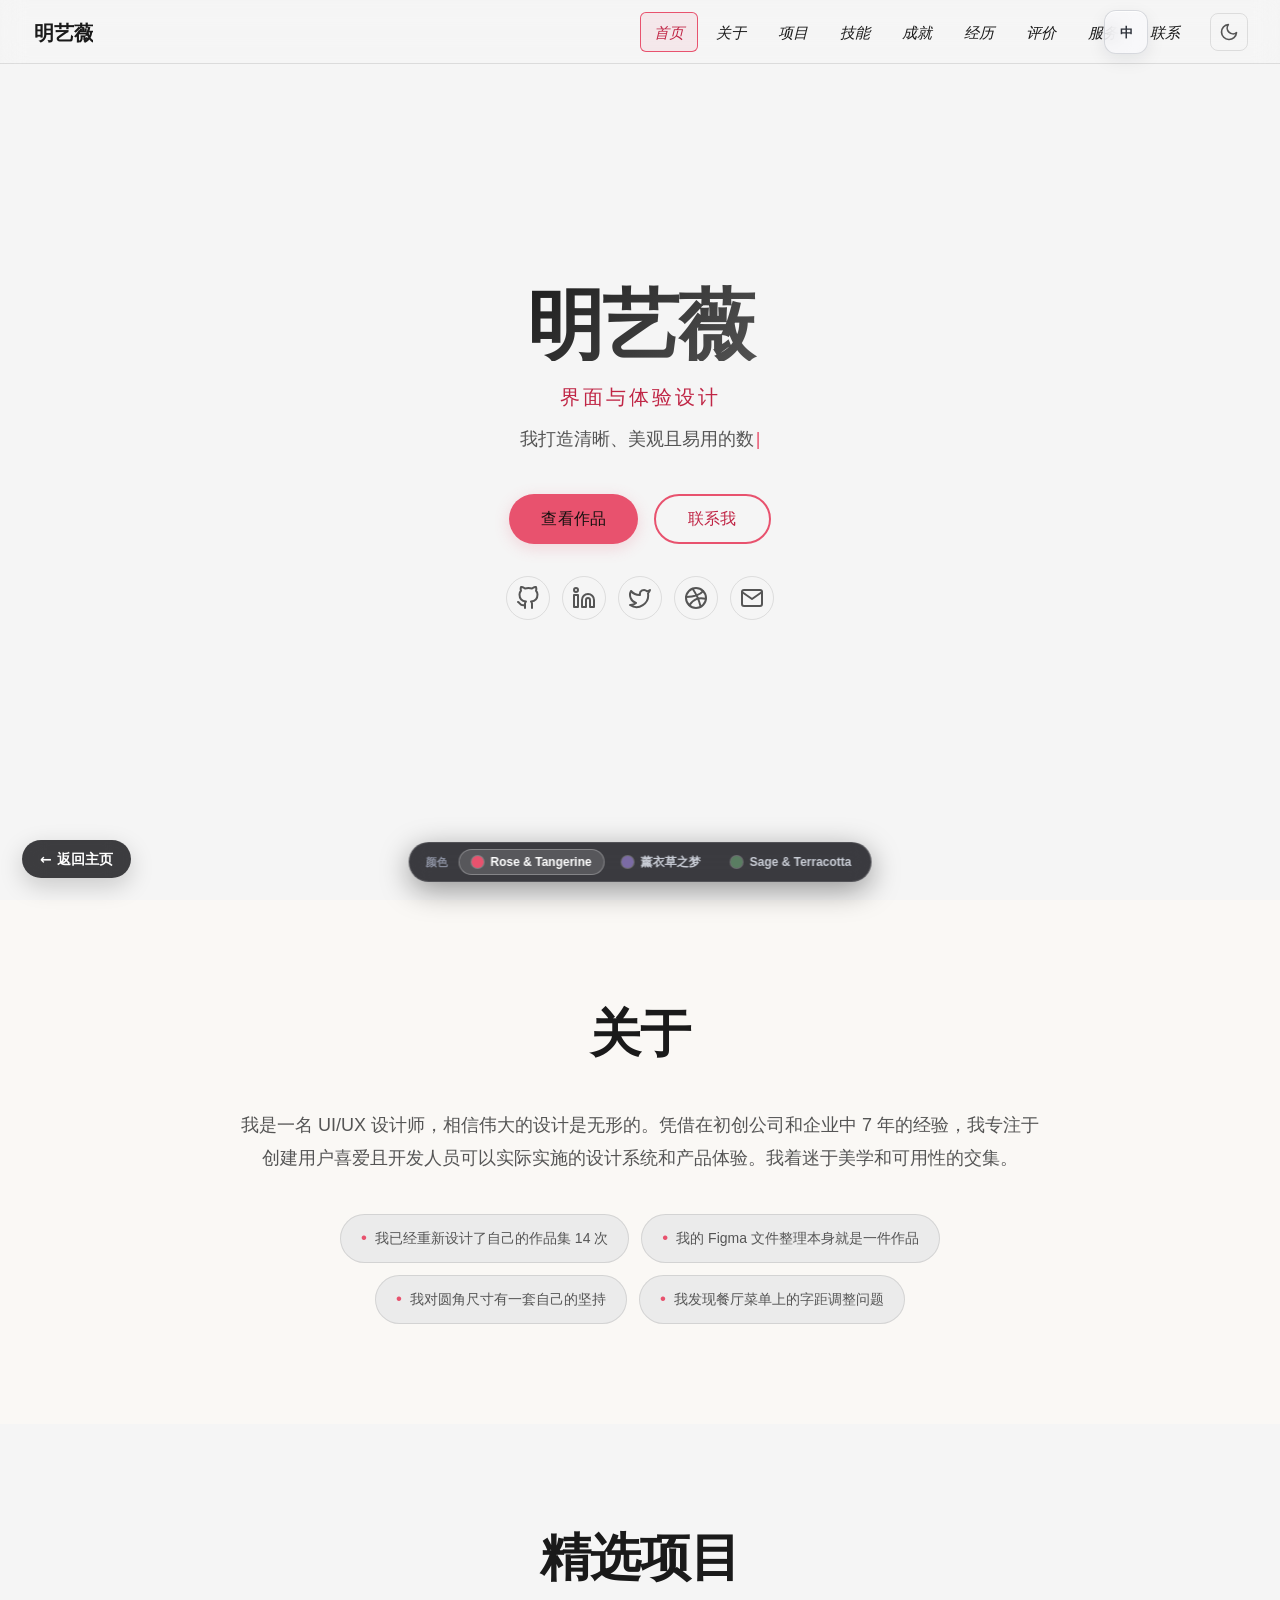
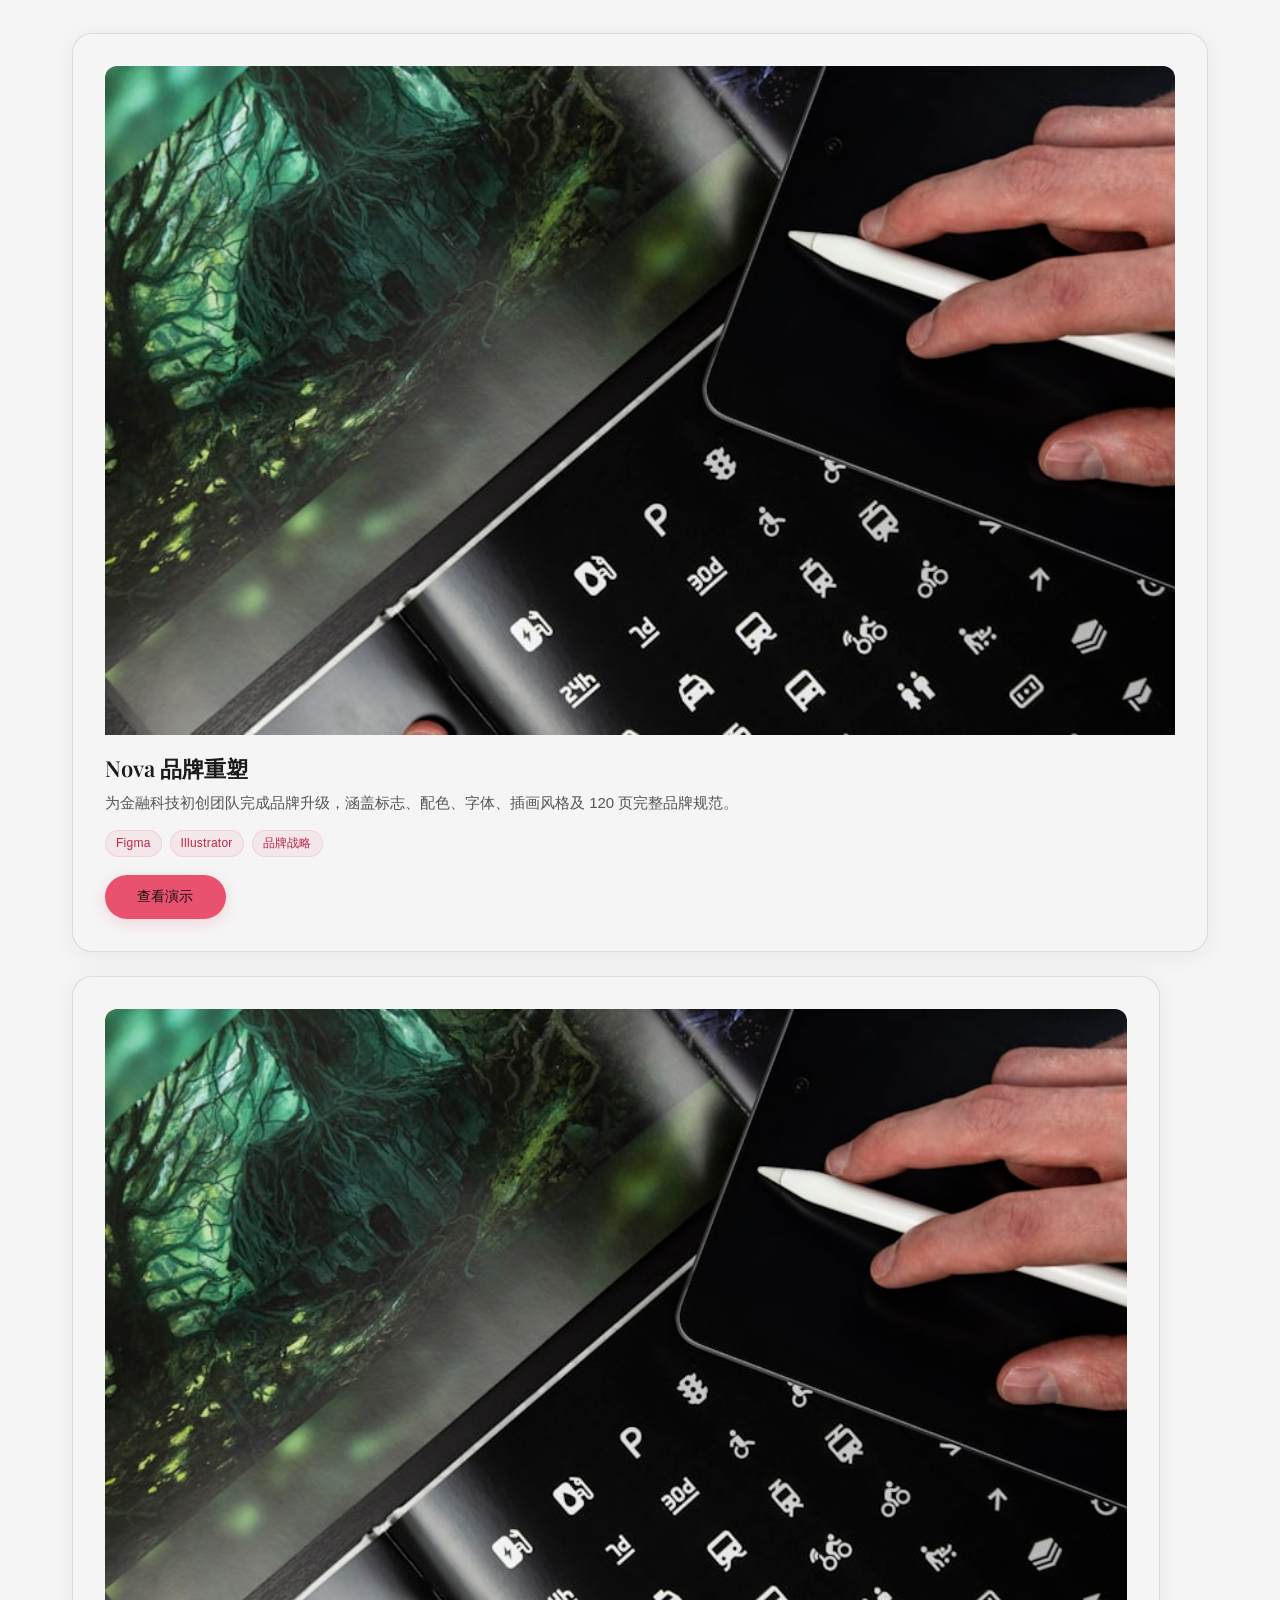
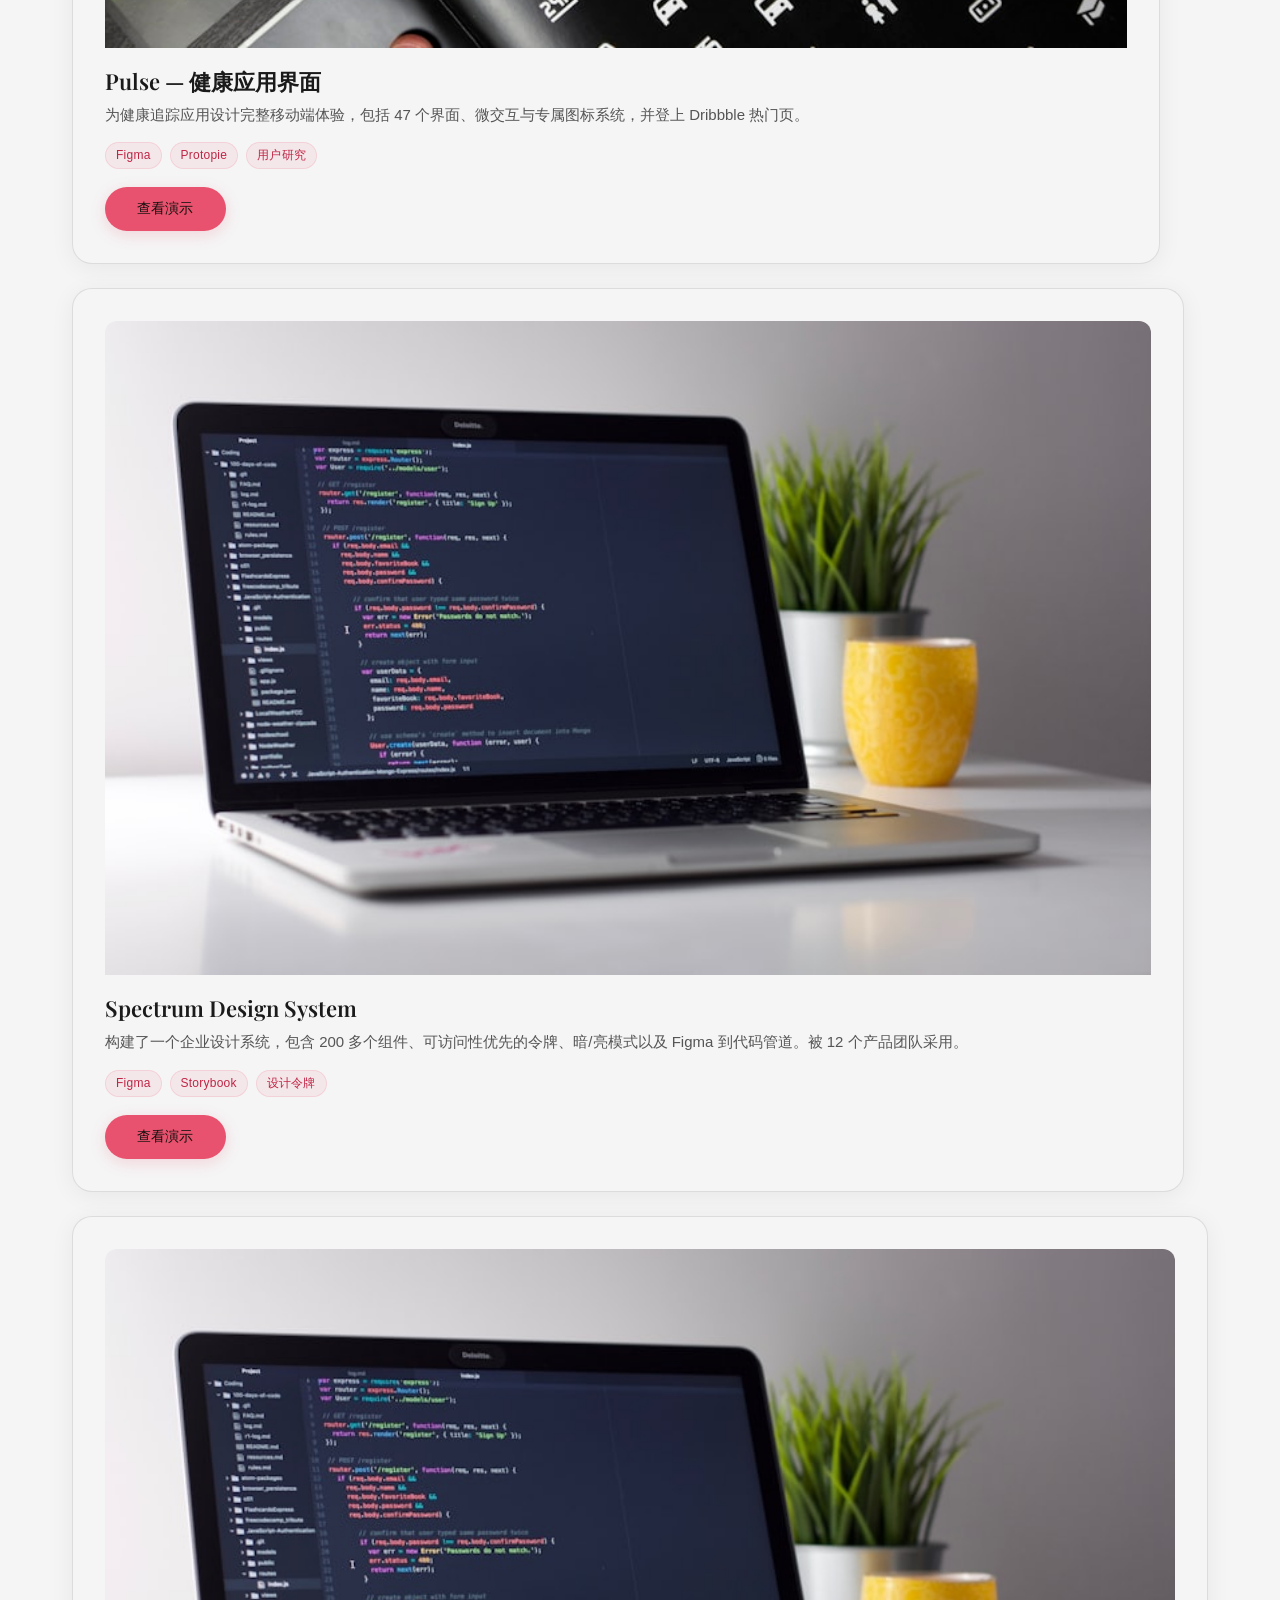
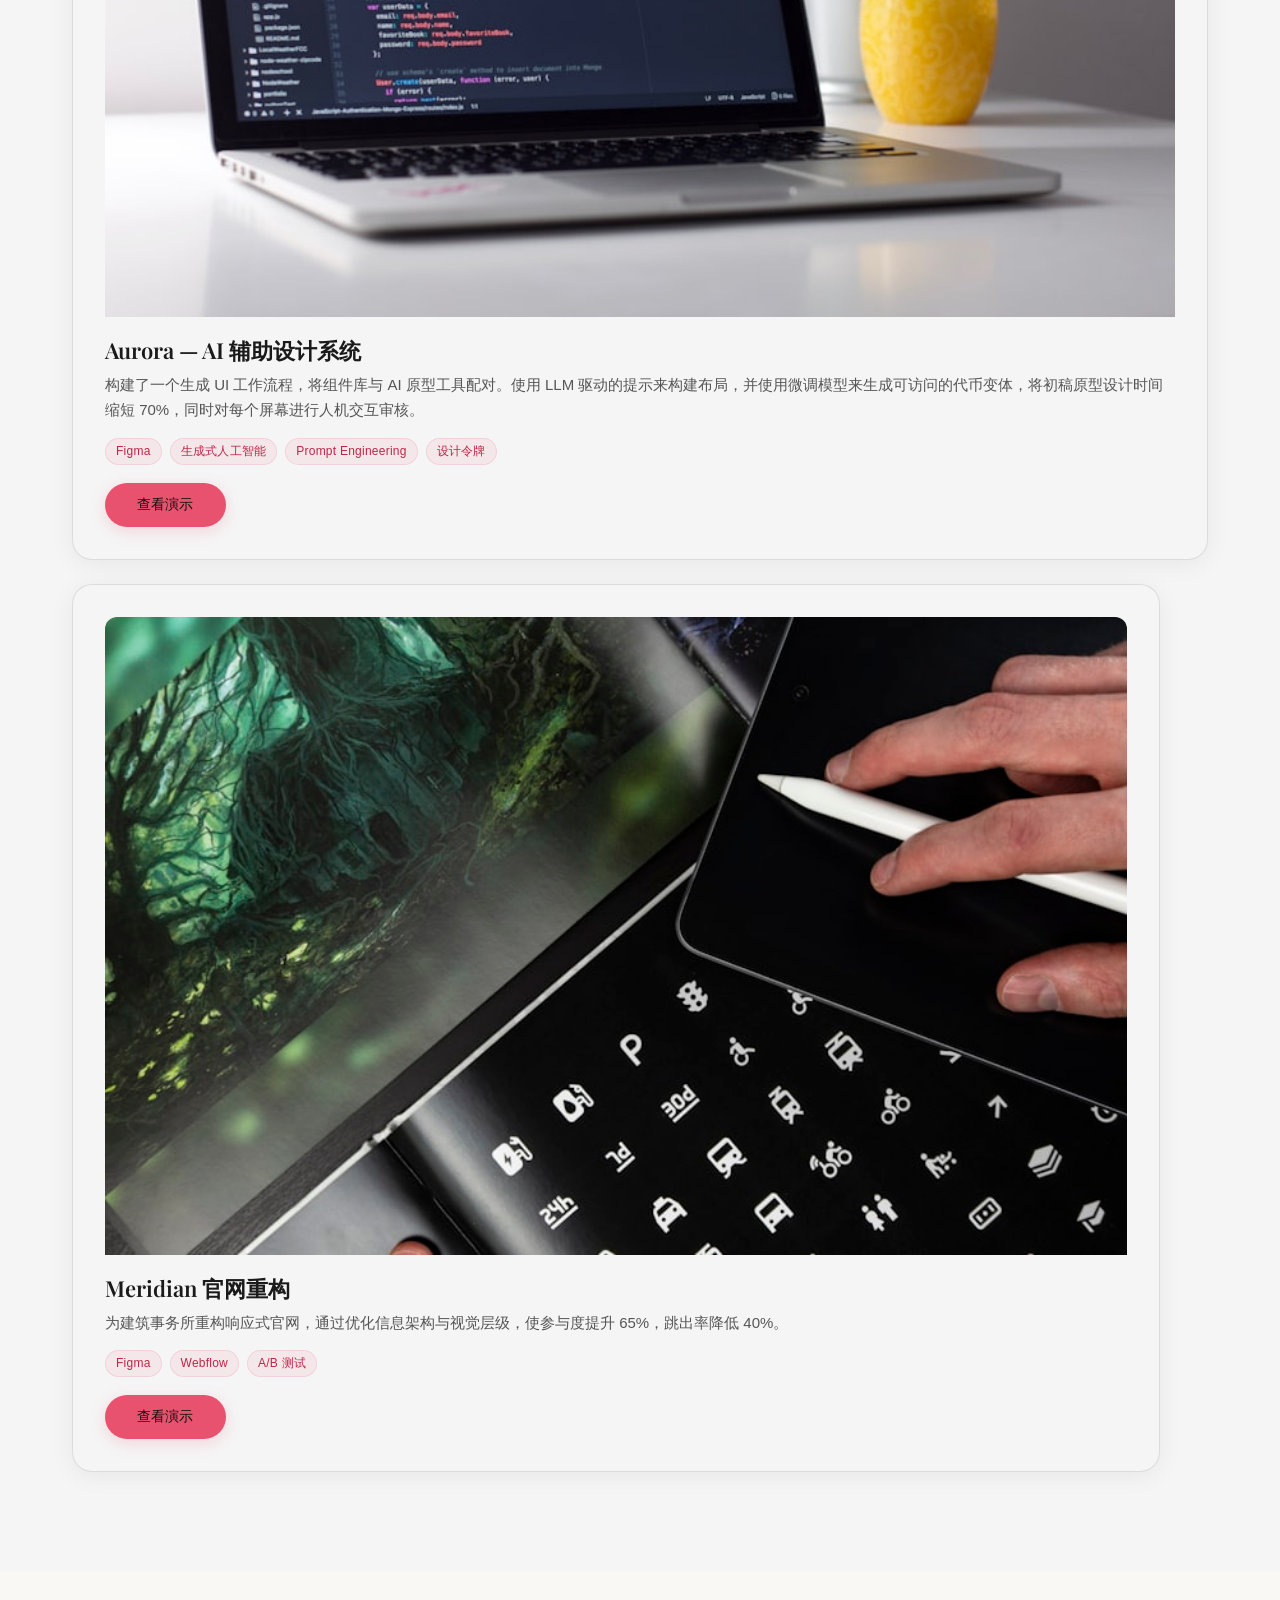
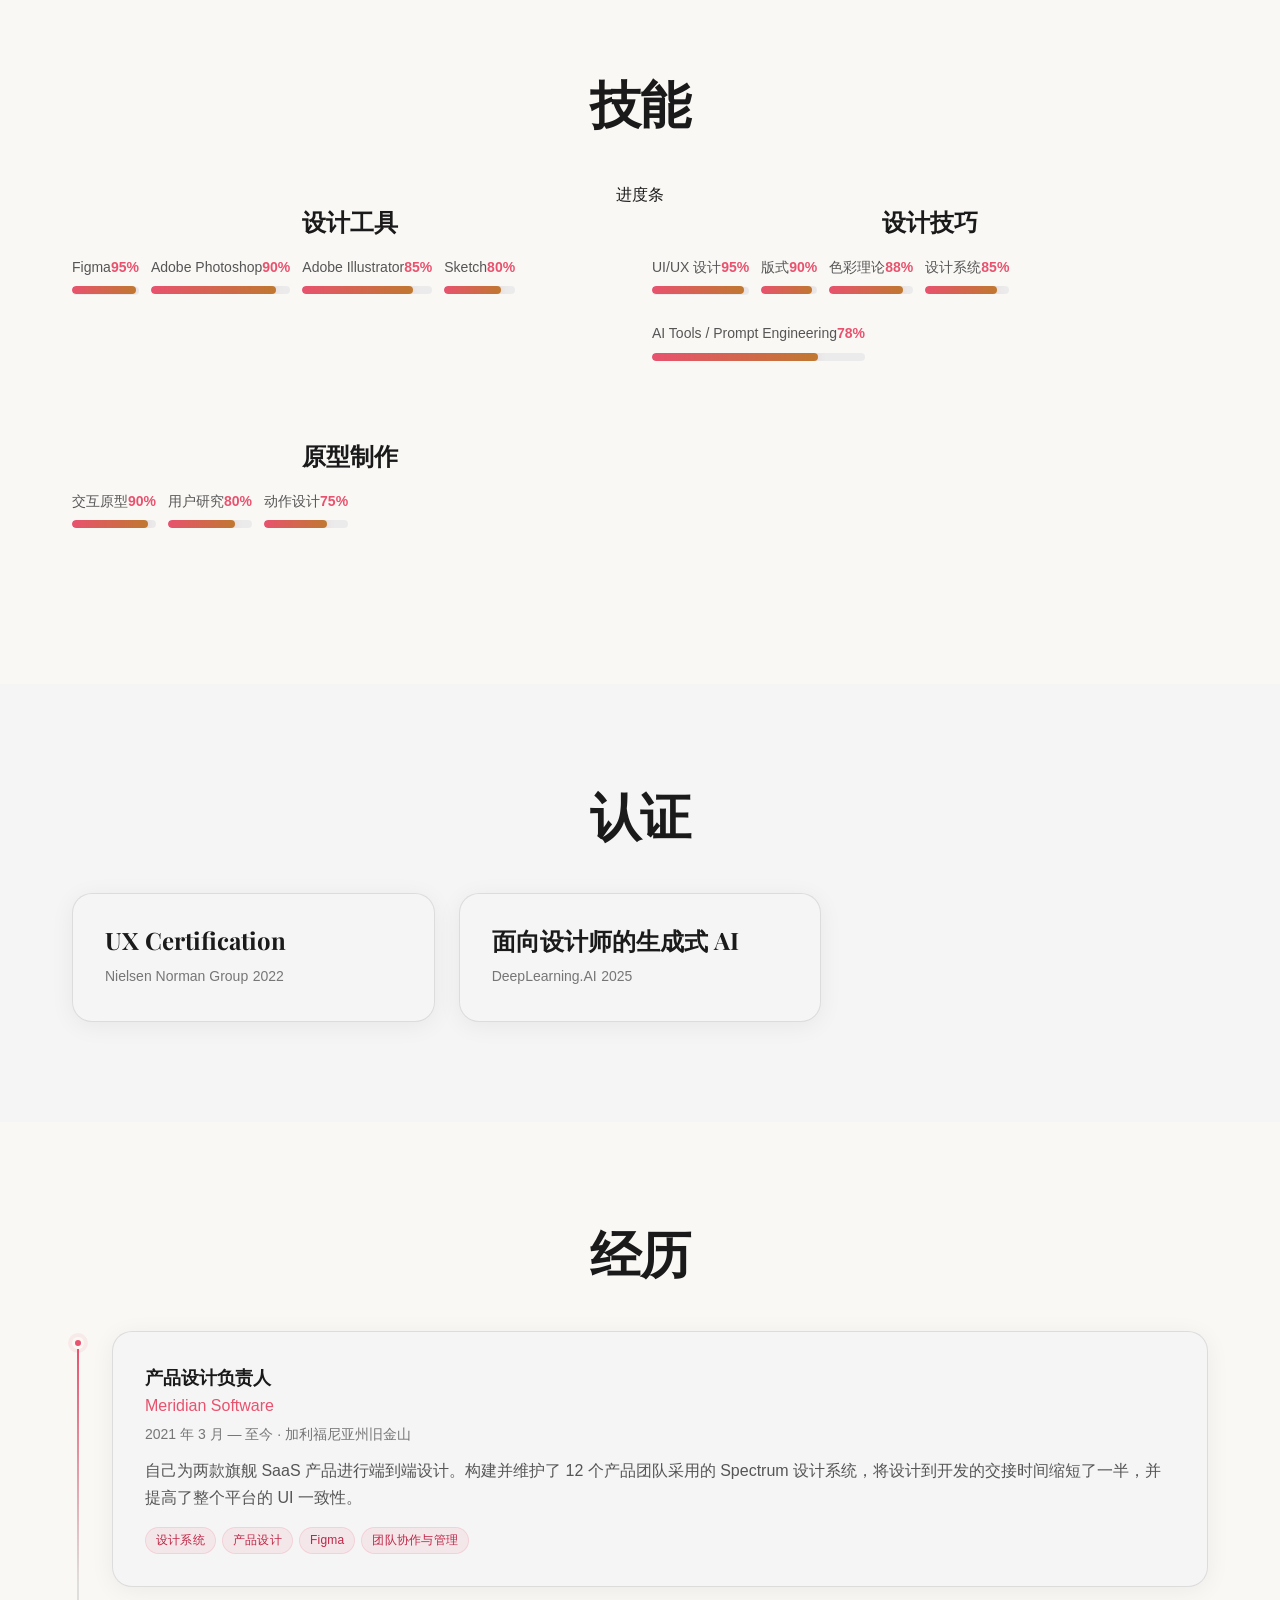
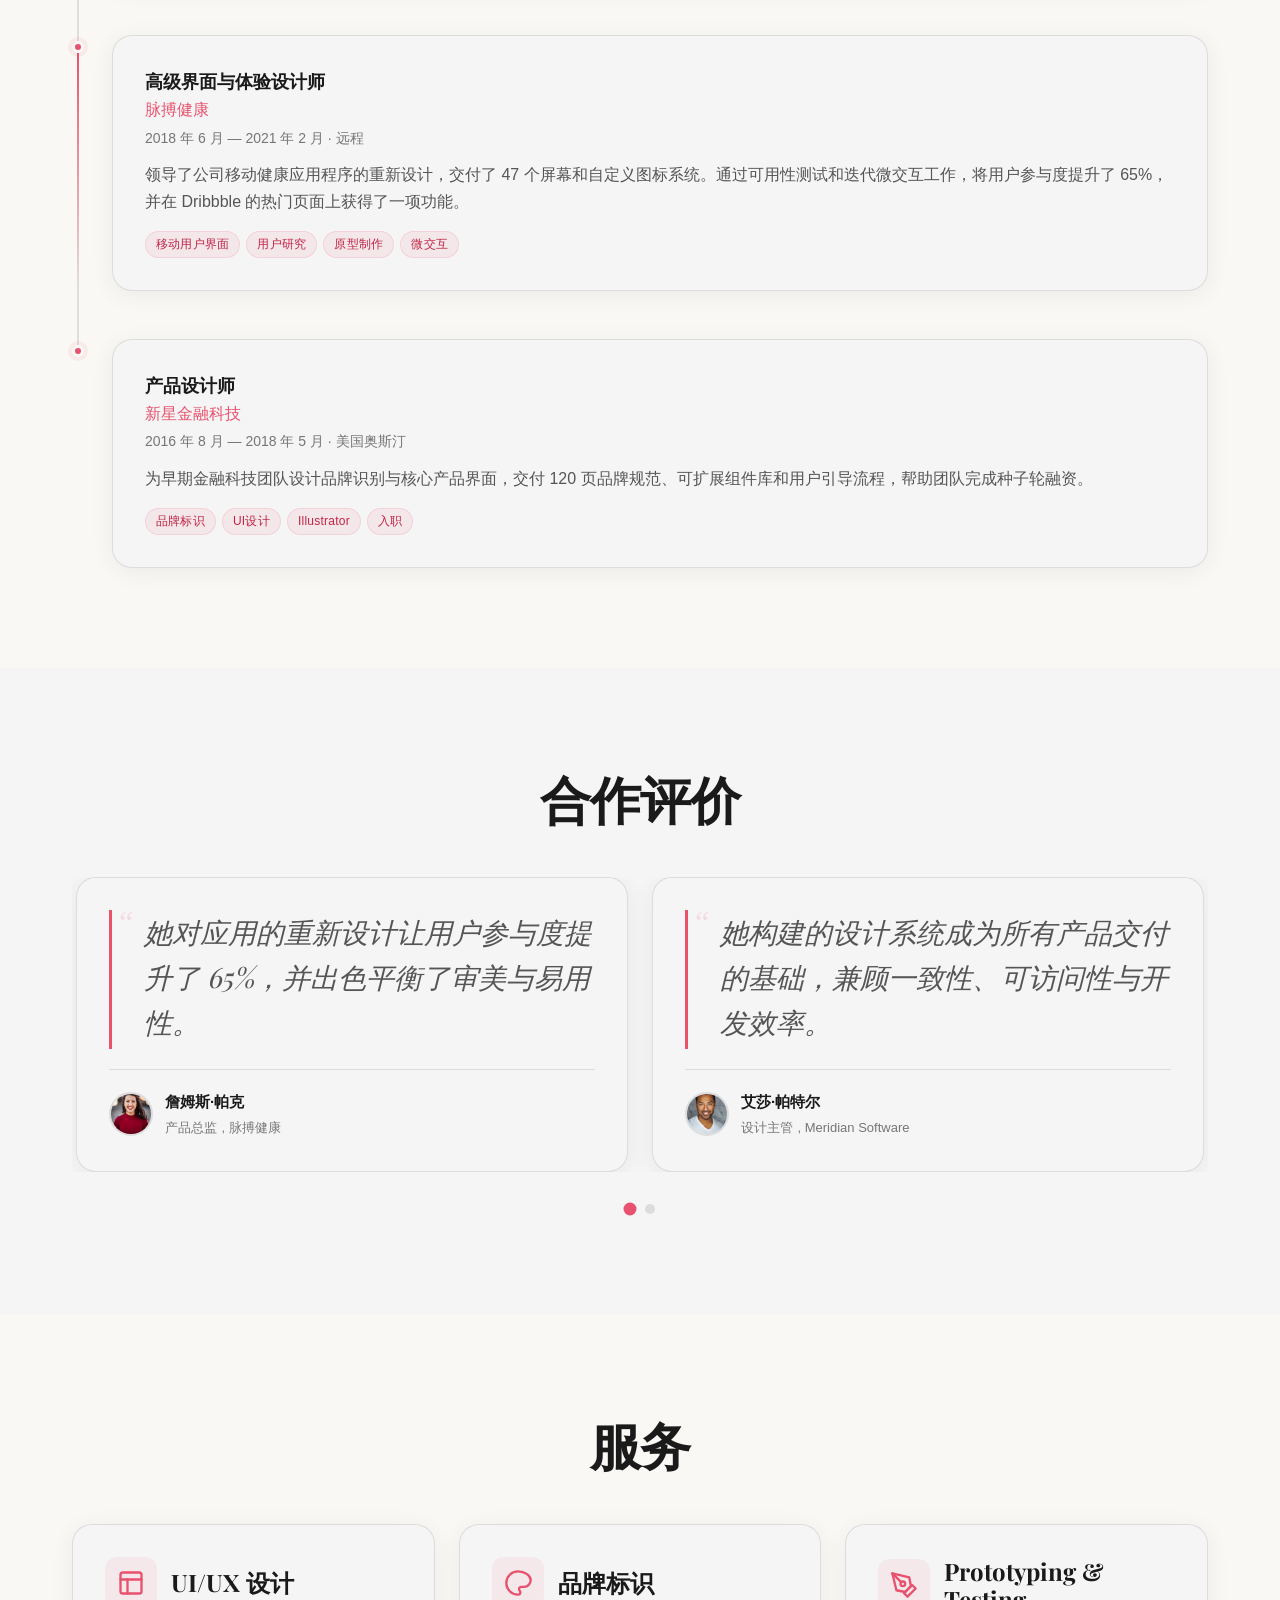
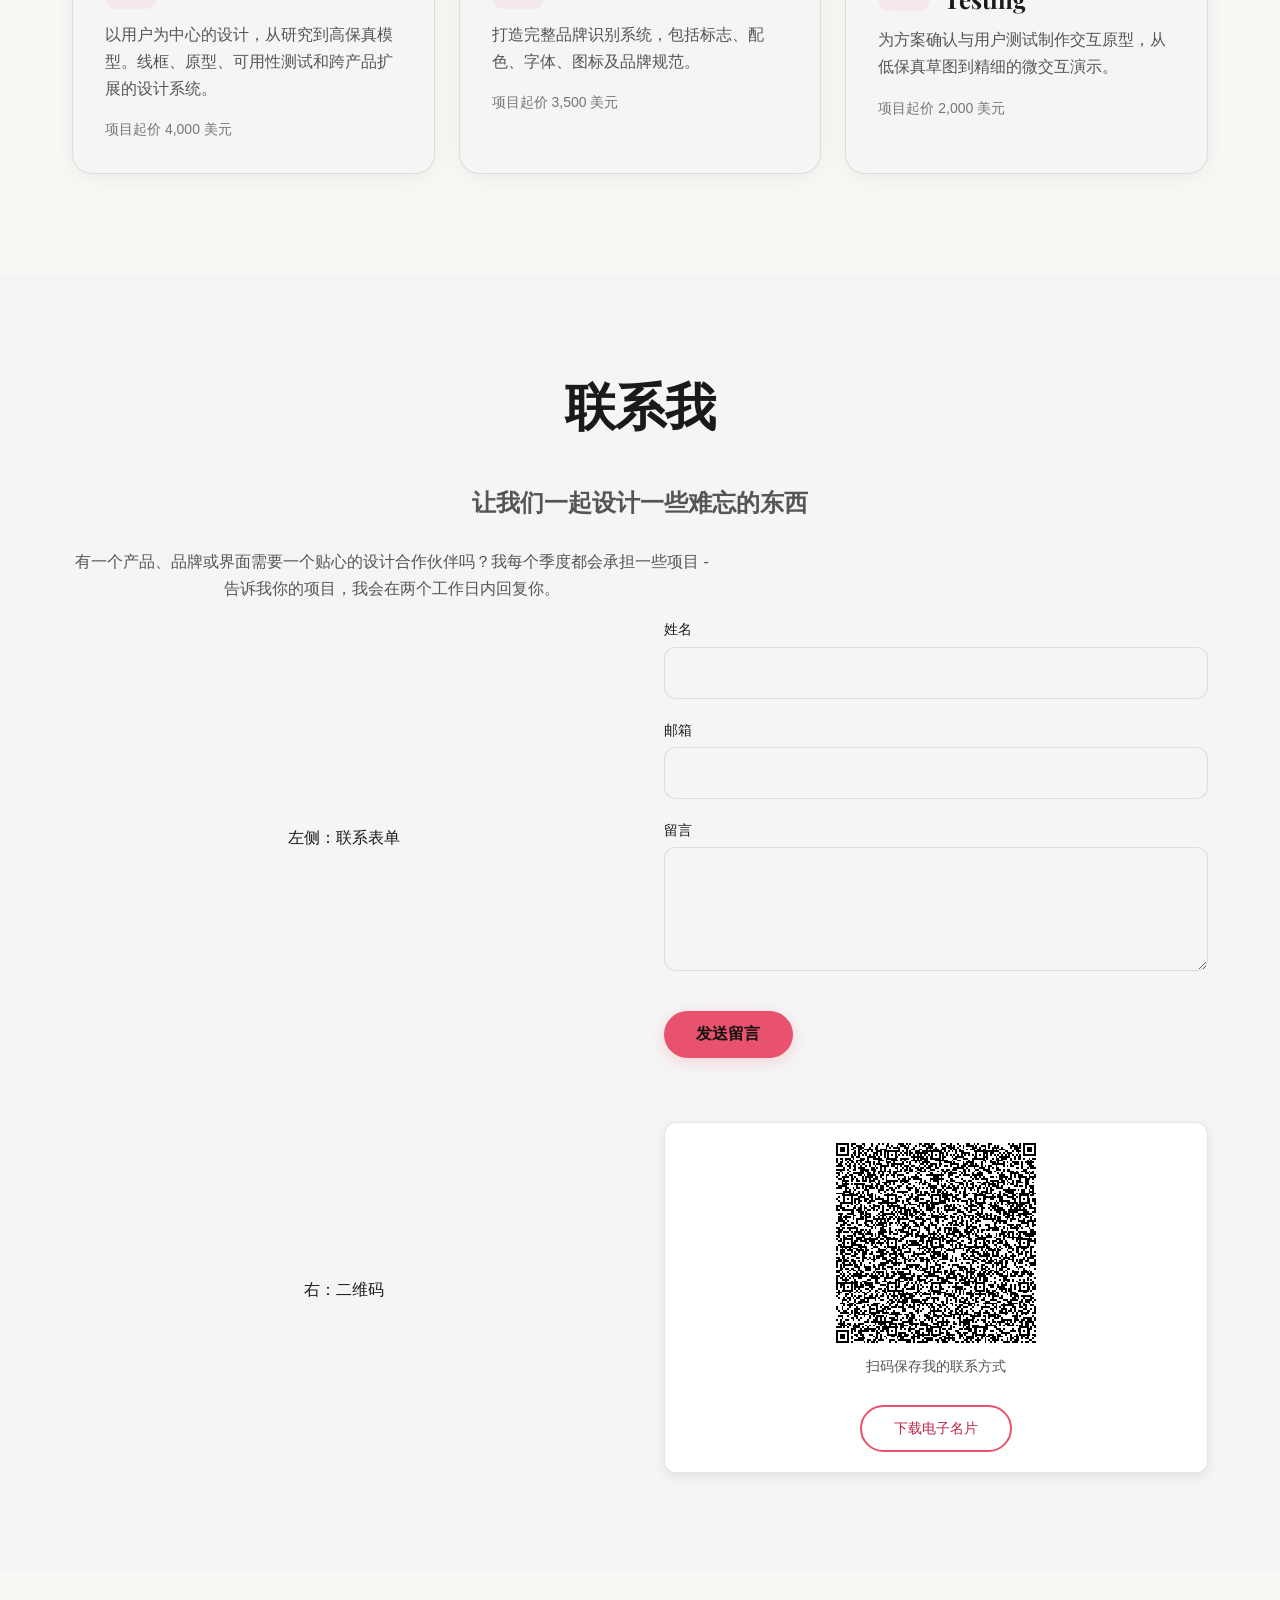
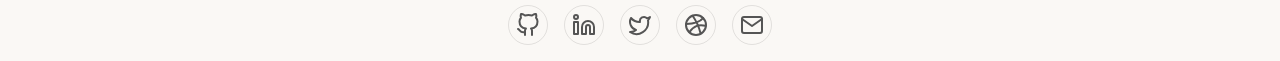
<file: services/ui-design/index.html>
<html lang="zh-CN">
<head>
<meta charset="utf-8"/>
<meta content="width=device-width, initial-scale=1" name="viewport"/>
<script id="animfolio-theme-bootstrap">
(function(){
  var scheme='light';
  try { var saved=localStorage.getItem('animfolio_theme'); if(saved==='dark'||saved==='light') scheme=saved; } catch(e) {}
  document.documentElement.setAttribute('data-animfolio-pre-theme',scheme);
  document.documentElement.classList.add('animfolio-theme-booting');
  window.__animfolioInitialTheme=scheme;
})();
</script>
<style id="animfolio-theme-bootstrap-style">
html[data-animfolio-pre-theme="dark"],html[data-animfolio-pre-theme="dark"] body{background:#1a1a1a;color:#f0ece8}
html[data-animfolio-pre-theme="light"],html[data-animfolio-pre-theme="light"] body{background:#faf8f5;color:#1a1a1a}
html.animfolio-theme-booting .animfolio-container,html.animfolio-theme-booting .animfolio-container *{transition:none!important}
</style>

<title>界面与体验设计 · 明艺薇</title>
<meta content="明艺薇 — 界面与体验设计。" name="description"/>
<style>
@font-face { font-family: 'Playfair Display'; font-style: normal; font-weight: 400 900; font-display: swap; src: url('./assets/fonts/playfair-display-latin.woff2') format('woff2'); }
@font-face { font-family: 'JetBrains Mono'; font-style: normal; font-weight: 400 700; font-display: swap; src: url('./assets/fonts/jetbrains-mono-latin.woff2') format('woff2'); }

/*# sourceURL=animfolio-fonts-local-inline-css */
</style>
<link href="./assets/css/animfolio-base.css" rel="stylesheet"/>
<link href="./assets/css/animfolio-animations.css" rel="stylesheet"/>
<link href="./assets/css/animfolio-nav.css" rel="stylesheet"/>
<link href="./assets/css/animfolio-contact.css" rel="stylesheet"/>
<link href="./assets/css/animfolio-gallery.css" rel="stylesheet"/>
<link href="./assets/css/animfolio-qr.css" rel="stylesheet"/>
<link href="./assets/css/animfolio-print.css" media="print" rel="stylesheet"/>
<link href="./assets/css/format.css" rel="stylesheet"/>
<style id="animfolio-theme-vars">
.animfolio-container {
	--animfolio-accent: #E8526E !important;
	--animfolio-accent-hover: #de4864 !important;
	--animfolio-accent-light: rgba(232, 82, 110, 0.1) !important;
	--animfolio-accent-subtle: rgba(232, 82, 110, 0.12) !important;
	--animfolio-accent-shadow: rgba(232, 82, 110, 0.3) !important;
	--animfolio-accent-glow: rgba(232, 82, 110, 0.5) !important;
	--animfolio-secondary: #C07830 !important;
	--animfolio-secondary-hover: #b66e26 !important;
	--animfolio-secondary-light: rgba(192, 120, 48, 0.1) !important;
	--animfolio-on-accent: #14110f !important;
	--animfolio-on-secondary: #14110f !important;
	--animfolio-bg: #1a1a1a;
	--animfolio-bg-secondary: #f0ece8;
	--animfolio-bg-tertiary: #1e1e1e;
	--animfolio-text: #f0ece8;
	--animfolio-text-secondary: #a0a0a0;
	--animfolio-text-muted: #8a8a8a;
	--animfolio-border: rgba(255, 255, 255, 0.1);
	--animfolio-border-strong: rgba(255, 255, 255, 0.2);
	--animfolio-surface: #1a1a1a;
	--animfolio-surface-hover: #222222;
	--animfolio-overlay: rgba(0, 0, 0, 0.75);
	--animfolio-success: #22c55e;
	--animfolio-warning: #f59e0b;
	--animfolio-error: #ef4444;
	--animfolio-info: #3b82f6;
	--animfolio-font-heading: 'Playfair Display', -apple-system, BlinkMacSystemFont, sans-serif;
	--animfolio-font-body: 'DM Sans', -apple-system, BlinkMacSystemFont, sans-serif;
	--animfolio-font-mono: 'JetBrains Mono', 'Fira Code', 'Consolas', monospace;
	--animfolio-font-size-base: 16px;
	--animfolio-font-size-h1: clamp(2.5rem, 5vw, 4rem);
	--animfolio-font-size-h2: clamp(1.75rem, 3.5vw, 2.5rem);
	--animfolio-font-size-h3: 1.5rem;
	--animfolio-font-size-h4: 1.25rem;
	--animfolio-font-weight-bold: 700;
	--animfolio-font-weight-medium: 500;
	--animfolio-line-height: 1.6;
	--animfolio-letter-spacing: 0em;
	--animfolio-container-width: 1200px;
	--animfolio-section-spacing: 100px;
	--animfolio-radius: 12px;
	--animfolio-radius-sm: 6px;
	--animfolio-radius-lg: 16px;
	--animfolio-shadow-sm: 0 1px 2px rgba(0, 0, 0, 0.1);
	--animfolio-shadow-md: 0 4px 12px rgba(0, 0, 0, 0.15);
	--animfolio-shadow-lg: 0 10px 30px rgba(0, 0, 0, 0.2);
	--animfolio-shadow-xl: 0 20px 50px rgba(0, 0, 0, 0.3);
	--animfolio-duration: 0.6s;
	--animfolio-delay: 0s;
	--animfolio-easing: cubic-bezier(0.4, 0, 0.2, 1);
	--animfolio-easing-bounce: cubic-bezier(0.34, 1.56, 0.64, 1);
	--animfolio-stagger: 0.1s;
	--animfolio-transition-fast: 150ms ease;
	--animfolio-transition-normal: 300ms ease;
	--animfolio-transition-slow: 500ms ease;
	--animfolio-z-base: 1;
	--animfolio-z-dropdown: 100;
	--animfolio-z-sticky: 200;
	--animfolio-z-nav: 300;
	--animfolio-z-modal: 400;
	--animfolio-z-lightbox: 500;
	--animfolio-z-tooltip: 600;
	--animfolio-z-cursor: 700;
}
.animfolio-container--light, .animfolio-container[data-animfolio-scheme="light"] {
	--animfolio-bg: #faf8f5;
	--animfolio-bg-secondary: #f5f5f5;
	--animfolio-bg-tertiary: #ebebeb;
	--animfolio-text: #1a1a1a;
	--animfolio-text-secondary: #555555;
	--animfolio-text-muted: #767676;
	--animfolio-border: rgba(0, 0, 0, 0.1);
	--animfolio-border-strong: rgba(0, 0, 0, 0.2);
	--animfolio-surface: #ffffff;
	--animfolio-surface-hover: #f9f9f9;
	--animfolio-overlay: rgba(0, 0, 0, 0.5);
	--animfolio-shadow-sm: 0 1px 2px rgba(0, 0, 0, 0.05);
	--animfolio-shadow-md: 0 4px 12px rgba(0, 0, 0, 0.08);
	--animfolio-shadow-lg: 0 10px 30px rgba(0, 0, 0, 0.1);
	--animfolio-shadow-xl: 0 20px 50px rgba(0, 0, 0, 0.15);
	--animfolio-accent-light: rgba(232, 82, 110, 0.08) !important;
	--animfolio-accent-subtle: rgba(232, 82, 110, 0.05) !important;
	--animfolio-accent-shadow: rgba(232, 82, 110, 0.2) !important;
	--animfolio-accent-glow: rgba(232, 82, 110, 0.15) !important;
	--animfolio-on-accent: #14110f !important;
	--animfolio-on-secondary: #14110f !important;
}
@media (prefers-color-scheme: light) {
	.animfolio-container--auto {
		--animfolio-bg: #faf8f5;
		--animfolio-bg-secondary: #f5f5f5;
		--animfolio-bg-tertiary: #ebebeb;
		--animfolio-text: #1a1a1a;
		--animfolio-text-secondary: #555555;
		--animfolio-text-muted: #767676;
		--animfolio-border: rgba(0, 0, 0, 0.1);
		--animfolio-border-strong: rgba(0, 0, 0, 0.2);
		--animfolio-surface: #ffffff;
		--animfolio-surface-hover: #f9f9f9;
		--animfolio-overlay: rgba(0, 0, 0, 0.5);
		--animfolio-shadow-sm: 0 1px 2px rgba(0, 0, 0, 0.05);
		--animfolio-shadow-md: 0 4px 12px rgba(0, 0, 0, 0.08);
		--animfolio-shadow-lg: 0 10px 30px rgba(0, 0, 0, 0.1);
		--animfolio-shadow-xl: 0 20px 50px rgba(0, 0, 0, 0.15);
		--animfolio-accent-light: rgba(232, 82, 110, 0.08) !important;
		--animfolio-accent-subtle: rgba(232, 82, 110, 0.05) !important;
		--animfolio-accent-shadow: rgba(232, 82, 110, 0.2) !important;
		--animfolio-accent-glow: rgba(232, 82, 110, 0.15) !important;
		--animfolio-on-accent: #14110f !important;
		--animfolio-on-secondary: #14110f !important;
	}
}

.animfolio-container *,.animfolio-container *::before,.animfolio-container *::after{box-sizing:border-box}html{scroll-behavior:smooth;-webkit-font-smoothing:antialiased;-moz-osx-font-smoothing:grayscale}body{margin:0;padding:0;background:#faf8f5;color:#1a1a1a;font-family:var(--animfolio-font-body,'Inter',-apple-system,BlinkMacSystemFont,'Segoe UI',sans-serif);font-size:var(--animfolio-font-size-base,16px);line-height:var(--animfolio-line-height,1.6);overflow-x:hidden}body.admin-bar{padding-top:32px}body.admin-bar .animfolio-nav--sticky{top:32px}@media screen and (max-width:782px){body.admin-bar{padding-top:46px}body.admin-bar .animfolio-nav--sticky{top:46px}}.wp-site-blocks,.entry-content,.page-content,.post-content{all:unset;display:block}
/*# sourceURL=animfolio-base-inline-css */
</style>
<script>
document.documentElement.className+=" animfolio-js";(function(){function r(){if(window.animfolio&&window.animfolio._initialized){return;}var e=document.querySelectorAll("[data-animfolio-animate]:not(.animfolio-visible),.animfolio-stagger__item:not(.animfolio-visible)");for(var i=0;i<e.length;i++){e[i].classList.add("animfolio-visible");}}if(document.readyState==="complete"){setTimeout(r,1500);}else{window.addEventListener("load",function(){setTimeout(r,1500);});}setTimeout(r,4000);})();
//# sourceURL=animfolio-failsafe-js-after
</script>
<style>
.service-back{position:fixed;left:22px;bottom:22px;z-index:99999;padding:12px 18px;border-radius:999px;background:rgba(20,20,24,.82);color:#fff;text-decoration:none;font:600 14px/1 system-ui;backdrop-filter:blur(12px);box-shadow:0 8px 25px rgba(0,0,0,.18)}

</style><link href="../service-language.css?v=6" rel="stylesheet"/></head>
<body><button aria-label="切换为英文" aria-pressed="true" class="service-language-toggle" data-language="zh" type="button"><span aria-hidden="true" class="service-language-symbol">中</span></button><a aria-label="返回个人主页服务模块" class="service-back" href="../../#services">← 返回主页</a>
<script>window.ANIMFOLIO_CONTACT_EMAIL = "you@example.com";</script>
<div class="animfolio-container animfolio-container--light animfolio-container--format-02 animfolio-container--one-page" data-animfolio-format="format-02-designer" data-animfolio-intensity="medium" data-animfolio-scheme="light"><script id="animfolio-theme-apply">(function(){var c=document.currentScript.parentElement,s=window.__animfolioInitialTheme||c.getAttribute('data-animfolio-scheme');c.setAttribute('data-animfolio-scheme',s);c.classList.remove('animfolio-container--dark','animfolio-container--light');c.classList.add('animfolio-container--'+s);requestAnimationFrame(function(){requestAnimationFrame(function(){document.documentElement.classList.remove('animfolio-theme-booting')})})})();</script><a class="animfolio-skip-link" href="#hero">跳到主要内容</a><nav aria-label="作品集导航" class="animfolio-nav animfolio-nav--horizontal animfolio-nav--sticky" role="navigation"><a class="animfolio-nav__logo" href="#hero">明艺薇</a><button aria-controls="animfolio-nav-menu" aria-expanded="false" aria-label="切换导航" class="animfolio-nav__toggle"><span aria-hidden="true" class="animfolio-nav__toggle-bar"></span><span aria-hidden="true" class="animfolio-nav__toggle-bar"></span><span aria-hidden="true" class="animfolio-nav__toggle-bar"></span></button><ul class="animfolio-nav__list" id="animfolio-nav-menu"><li class="animfolio-nav__item"><a class="animfolio-nav__link" data-animfolio-section="hero" href="#hero">首页</a></li><li class="animfolio-nav__item"><a class="animfolio-nav__link" data-animfolio-section="about" href="#about">关于</a></li><li class="animfolio-nav__item"><a class="animfolio-nav__link" data-animfolio-section="projects" href="#projects">项目</a></li><li class="animfolio-nav__item"><a class="animfolio-nav__link" data-animfolio-section="skills" href="#skills">技能</a></li><li class="animfolio-nav__item"><a class="animfolio-nav__link" data-animfolio-section="achievements" href="#achievements">成就</a></li><li class="animfolio-nav__item"><a class="animfolio-nav__link" data-animfolio-section="experience" href="#experience">经历</a></li><li class="animfolio-nav__item"><a class="animfolio-nav__link" data-animfolio-section="testimonials" href="#testimonials">评价</a></li><li class="animfolio-nav__item"><a class="animfolio-nav__link" data-animfolio-section="services" href="#services">服务</a></li><li class="animfolio-nav__item"><a class="animfolio-nav__link" data-animfolio-section="contact" href="#contact">联系</a></li></ul><button aria-label="切换明暗模式" class="animfolio-theme-toggle"><span aria-hidden="true" class="animfolio-theme-toggle__icon animfolio-theme-toggle__icon--sun"><svg fill="none" height="20" stroke="currentColor" stroke-linecap="round" stroke-linejoin="round" stroke-width="2" viewbox="0 0 24 24" width="20"><circle cx="12" cy="12" r="5"></circle><line x1="12" x2="12" y1="1" y2="3"></line><line x1="12" x2="12" y1="21" y2="23"></line><line x1="4.22" x2="5.64" y1="4.22" y2="5.64"></line><line x1="18.36" x2="19.78" y1="18.36" y2="19.78"></line><line x1="1" x2="3" y1="12" y2="12"></line><line x1="21" x2="23" y1="12" y2="12"></line><line x1="4.22" x2="5.64" y1="19.78" y2="18.36"></line><line x1="18.36" x2="19.78" y1="5.64" y2="4.22"></line></svg></span><span aria-hidden="true" class="animfolio-theme-toggle__icon animfolio-theme-toggle__icon--moon"><svg fill="none" height="20" stroke="currentColor" stroke-linecap="round" stroke-linejoin="round" stroke-width="2" viewbox="0 0 24 24" width="20"><path d="M21 12.79A9 9 0 1111.21 3 7 7 0 0021 12.79z"></path></svg></span></button></nav><section class="animfolio-section animfolio-section--hero animfolio-section--align-center" data-animfolio-section="hero" id="hero"><div class="animfolio-inner">
<div class="animfolio-hero">
<div class="animfolio-hero__content">
<h1 class="animfolio-hero__name" data-animfolio-animate="fade-up">明艺薇</h1>
<h2 class="animfolio-hero__title" data-animfolio-animate="fade-up" data-animfolio-delay="0.1">界面与体验设计</h2>
<div class="animfolio-hero__subtitle animfolio-hero__typed" data-animfolio-animate="fade-up" data-animfolio-delay="0.2" data-animfolio-typed='["我打造清晰、美观且易用的数字体验。", "我把想法转化为有逻辑的视觉叙事。", "我带着目标与热情进行设计。"]'>我打造清晰、美观且易用的数字体验。</div>
<div class="animfolio-hero__cta" data-animfolio-animate="fade-up" data-animfolio-delay="0.3">
<a class="animfolio-button animfolio-button--primary animfolio-hero__cta-primary" href="#projects">
						查看作品					</a>
<a class="animfolio-button animfolio-button--secondary animfolio-hero__cta-secondary" href="#contact">
						联系我					</a>
</div>
<div class="animfolio-hero__social animfolio-social-icons animfolio-social-icons--outline" data-animfolio-animate="fade-up" data-animfolio-delay="0.4">
<a aria-label="Github" href="https://github.com/yourusername" rel="noopener noreferrer" target="_blank">
<svg aria-hidden="true" fill="none" height="24" stroke="currentColor" stroke-linecap="round" stroke-linejoin="round" stroke-width="2" viewbox="0 0 24 24" width="24" xmlns="http://www.w3.org/2000/svg"><path d="M9 19c-5 1.5-5-2.5-7-3m14 6v-3.87a3.37 3.37 0 0 0-.94-2.61c3.14-.35 6.44-1.54 6.44-7A5.44 5.44 0 0 0 20 4.77 5.07 5.07 0 0 0 19.91 1S18.73.65 16 2.48a13.38 13.38 0 0 0-7 0C6.27.65 5.09 1 5.09 1A5.07 5.07 0 0 0 5 4.77a5.44 5.44 0 0 0-1.5 3.78c0 5.42 3.3 6.61 6.44 7A3.37 3.37 0 0 0 9 18.13V22"></path></svg> <span class="animfolio-social__label">Github</span>
</a>
<a aria-label="领英" href="https://linkedin.com/in/yourusername" rel="noopener noreferrer" target="_blank">
<svg aria-hidden="true" fill="none" height="24" stroke="currentColor" stroke-linecap="round" stroke-linejoin="round" stroke-width="2" viewbox="0 0 24 24" width="24" xmlns="http://www.w3.org/2000/svg"><path d="M16 8a6 6 0 0 1 6 6v7h-4v-7a2 2 0 0 0-2-2 2 2 0 0 0-2 2v7h-4v-7a6 6 0 0 1 6-6z"></path><rect height="12" width="4" x="2" y="9"></rect><circle cx="4" cy="4" r="2"></circle></svg> <span class="animfolio-social__label">领英</span>
</a>
<a aria-label="推特" href="https://twitter.com/yourusername" rel="noopener noreferrer" target="_blank">
<svg aria-hidden="true" fill="none" height="24" stroke="currentColor" stroke-linecap="round" stroke-linejoin="round" stroke-width="2" viewbox="0 0 24 24" width="24" xmlns="http://www.w3.org/2000/svg"><path d="M22 4s-.7 2.1-2 3.4c1.6 10-9.4 17.3-18 11.6 2.2.1 4.4-.6 6-2C3 15.5.5 9.6 3 5c2.2 2.6 5.6 4.1 9 4-.9-4.2 4-6.6 7-3.8 1.1 0 3-1.2 3-1.2z"></path></svg> <span class="animfolio-social__label">推特</span>
</a>
<a aria-label="运球" href="https://dribbble.com/yourusername" rel="noopener noreferrer" target="_blank">
<svg aria-hidden="true" fill="none" height="24" stroke="currentColor" stroke-linecap="round" stroke-linejoin="round" stroke-width="2" viewbox="0 0 24 24" width="24" xmlns="http://www.w3.org/2000/svg"><circle cx="12" cy="12" r="10"></circle><path d="M8.56 2.75c4.37 6.03 6.02 9.42 8.03 17.72m2.54-15.38c-3.72 4.35-8.94 5.66-16.88 5.85m19.5 1.9c-3.5-.93-6.63-.82-8.94 0-2.58.92-5.01 2.86-7.44 6.32"></path></svg> <span class="animfolio-social__label">运球</span>
</a>
<a aria-label="邮箱" href="mailto:hello@yourdomain.com" rel="noopener noreferrer" target="_blank">
<svg aria-hidden="true" fill="none" height="24" stroke="currentColor" stroke-linecap="round" stroke-linejoin="round" stroke-width="2" viewbox="0 0 24 24" width="24" xmlns="http://www.w3.org/2000/svg"><path d="M4 4h16c1.1 0 2 .9 2 2v12c0 1.1-.9 2-2 2H4c-1.1 0-2-.9-2-2V6c0-1.1.9-2 2-2z"></path><polyline points="22,6 12,13 2,6"></polyline></svg> <span class="animfolio-social__label">邮箱</span>
</a>
</div>
</div>
</div>
</div><!-- .animfolio-inner --></section><section class="animfolio-section animfolio-section--about animfolio-section--align-center" data-animfolio-section="about" id="about"><div class="animfolio-inner"><div class="animfolio-section__header"><h2 class="animfolio-section__title">关于</h2></div><div class="animfolio-about" data-animfolio-animate="fade-up">
<div class="animfolio-about__bio">我是一名 UI/UX 设计师，相信伟大的设计是无形的。凭借在初创公司和企业中 7 年的经验，我专注于创建用户喜爱且开发人员可以实际实施的设计系统和产品体验。我着迷于美学和可用性的交集。</div>
<div class="animfolio-about__fun-facts animfolio-stagger" data-animfolio-stagger="0.1">
<div class="animfolio-about__fun-fact animfolio-stagger__item">
					我已经重新设计了自己的作品集 14 次				</div>
<div class="animfolio-about__fun-fact animfolio-stagger__item">
					我的 Figma 文件整理本身就是一件作品				</div>
<div class="animfolio-about__fun-fact animfolio-stagger__item">
					我对圆角尺寸有一套自己的坚持				</div>
<div class="animfolio-about__fun-fact animfolio-stagger__item">
					我发现餐厅菜单上的字距调整问题				</div>
</div>
</div>
</div><!-- .animfolio-inner --></section><section class="animfolio-section animfolio-section--projects animfolio-section--align-center" data-animfolio-section="projects" id="projects"><div class="animfolio-inner"><div class="animfolio-section__header"><h2 class="animfolio-section__title">精选项目</h2></div>
<div class="animfolio-grid animfolio-grid--2 animfolio-stagger" data-animfolio-stagger="0.15">
<div class="animfolio-project animfolio-card animfolio-card--bordered animfolio-stagger__item">
<img alt="Nova 品牌重塑" class="animfolio-project__image" decoding="async" height="400" loading="lazy" src="./assets/images/project-design.jpg" width="600"/>
<h3 class="animfolio-project__title animfolio-card__title">Nova 品牌重塑</h3>
<p class="animfolio-project__description">为金融科技初创团队完成品牌升级，涵盖标志、配色、字体、插画风格及 120 页完整品牌规范。</p>
<div class="animfolio-project__stack animfolio-card__tags">
<span class="animfolio-card__tag">Figma</span>
<span class="animfolio-card__tag">Illustrator</span>
<span class="animfolio-card__tag">品牌战略</span>
</div>
<div class="animfolio-project__links animfolio-card__footer">
<a class="animfolio-button animfolio-button--primary" href="#" rel="noopener noreferrer" target="_blank">
						查看演示					</a>
</div>
</div>
<div class="animfolio-project animfolio-card animfolio-card--bordered animfolio-stagger__item">
<img alt="Pulse — 健康应用界面" class="animfolio-project__image" decoding="async" height="400" loading="lazy" src="./assets/images/project-design.jpg" width="600"/>
<h3 class="animfolio-project__title animfolio-card__title">Pulse — 健康应用界面</h3>
<p class="animfolio-project__description">为健康追踪应用设计完整移动端体验，包括 47 个界面、微交互与专属图标系统，并登上 Dribbble 热门页。</p>
<div class="animfolio-project__stack animfolio-card__tags">
<span class="animfolio-card__tag">Figma</span>
<span class="animfolio-card__tag">Protopie</span>
<span class="animfolio-card__tag">用户研究</span>
</div>
<div class="animfolio-project__links animfolio-card__footer">
<a class="animfolio-button animfolio-button--primary" href="#" rel="noopener noreferrer" target="_blank">
						查看演示					</a>
</div>
</div>
<div class="animfolio-project animfolio-card animfolio-card--bordered animfolio-stagger__item">
<img alt="Spectrum Design System" class="animfolio-project__image" decoding="async" height="400" loading="lazy" src="./assets/images/project-tech.jpg" width="600"/>
<h3 class="animfolio-project__title animfolio-card__title">Spectrum Design System</h3>
<p class="animfolio-project__description">构建了一个企业设计系统，包含 200 多个组件、可访问性优先的令牌、暗/亮模式以及 Figma 到代码管道。被 12 个产品团队采用。</p>
<div class="animfolio-project__stack animfolio-card__tags">
<span class="animfolio-card__tag">Figma</span>
<span class="animfolio-card__tag">Storybook</span>
<span class="animfolio-card__tag">设计令牌</span>
</div>
<div class="animfolio-project__links animfolio-card__footer">
<a class="animfolio-button animfolio-button--primary" href="#" rel="noopener noreferrer" target="_blank">
						查看演示					</a>
</div>
</div>
<div class="animfolio-project animfolio-card animfolio-card--bordered animfolio-stagger__item">
<img alt="Aurora — AI 辅助设计系统" class="animfolio-project__image" decoding="async" height="400" loading="lazy" src="./assets/images/project-tech.jpg" width="600"/>
<h3 class="animfolio-project__title animfolio-card__title">Aurora — AI 辅助设计系统</h3>
<p class="animfolio-project__description">构建了一个生成 UI 工作流程，将组件库与 AI 原型工具配对。使用 LLM 驱动的提示来构建布局，并使用微调模型来生成可访问的代币变体，将初稿原型设计时间缩短 70%，同时对每个屏幕进行人机交互审核。</p>
<div class="animfolio-project__stack animfolio-card__tags">
<span class="animfolio-card__tag">Figma</span>
<span class="animfolio-card__tag">生成式人工智能</span>
<span class="animfolio-card__tag">Prompt Engineering</span>
<span class="animfolio-card__tag">设计令牌</span>
</div>
<div class="animfolio-project__links animfolio-card__footer">
<a class="animfolio-button animfolio-button--primary" href="#" rel="noopener noreferrer" target="_blank">
						查看演示					</a>
</div>
</div>
<div class="animfolio-project animfolio-card animfolio-card--bordered animfolio-stagger__item">
<img alt="Meridian 官网重构" class="animfolio-project__image" decoding="async" height="400" loading="lazy" src="./assets/images/project-design.jpg" width="600"/>
<h3 class="animfolio-project__title animfolio-card__title">Meridian 官网重构</h3>
<p class="animfolio-project__description">为建筑事务所重构响应式官网，通过优化信息架构与视觉层级，使参与度提升 65%，跳出率降低 40%。</p>
<div class="animfolio-project__stack animfolio-card__tags">
<span class="animfolio-card__tag">Figma</span>
<span class="animfolio-card__tag">Webflow</span>
<span class="animfolio-card__tag">A/B 测试</span>
</div>
<div class="animfolio-project__links animfolio-card__footer">
<a class="animfolio-button animfolio-button--primary" href="#" rel="noopener noreferrer" target="_blank">
						查看演示					</a>
</div>
</div>
</div>
</div><!-- .animfolio-inner --></section><section class="animfolio-section animfolio-section--skills animfolio-section--align-center" data-animfolio-section="skills" id="skills"><div class="animfolio-inner"><div class="animfolio-section__header"><h2 class="animfolio-section__title">技能</h2></div>
<div class="animfolio-skills animfolio-skills--bars" data-animfolio-animate="fade-up">
 进度条
<div class="animfolio-grid animfolio-grid--2 animfolio-stagger" data-animfolio-stagger="0.1">
<div class="animfolio-skills__category animfolio-stagger__item">
<h3 class="animfolio-skills__category-title">设计工具</h3>
<div class="animfolio-skills__list">
<div class="animfolio-skills__item">
<div class="animfolio-skills__label">
<span>Figma</span>
<span class="animfolio-skills__value">95%</span>
</div>
<div class="animfolio-skills__bar">
<div class="animfolio-skills__bar-fill" style="width: 95%"></div>
</div>
</div>
<div class="animfolio-skills__item">
<div class="animfolio-skills__label">
<span>Adobe Photoshop</span>
<span class="animfolio-skills__value">90%</span>
</div>
<div class="animfolio-skills__bar">
<div class="animfolio-skills__bar-fill" style="width: 90%"></div>
</div>
</div>
<div class="animfolio-skills__item">
<div class="animfolio-skills__label">
<span>Adobe Illustrator</span>
<span class="animfolio-skills__value">85%</span>
</div>
<div class="animfolio-skills__bar">
<div class="animfolio-skills__bar-fill" style="width: 85%"></div>
</div>
</div>
<div class="animfolio-skills__item">
<div class="animfolio-skills__label">
<span>Sketch</span>
<span class="animfolio-skills__value">80%</span>
</div>
<div class="animfolio-skills__bar">
<div class="animfolio-skills__bar-fill" style="width: 80%"></div>
</div>
</div>
</div>
</div>
<div class="animfolio-skills__category animfolio-stagger__item">
<h3 class="animfolio-skills__category-title">设计技巧</h3>
<div class="animfolio-skills__list">
<div class="animfolio-skills__item">
<div class="animfolio-skills__label">
<span>UI/UX 设计</span>
<span class="animfolio-skills__value">95%</span>
</div>
<div class="animfolio-skills__bar">
<div class="animfolio-skills__bar-fill" style="width: 95%"></div>
</div>
</div>
<div class="animfolio-skills__item">
<div class="animfolio-skills__label">
<span>版式</span>
<span class="animfolio-skills__value">90%</span>
</div>
<div class="animfolio-skills__bar">
<div class="animfolio-skills__bar-fill" style="width: 90%"></div>
</div>
</div>
<div class="animfolio-skills__item">
<div class="animfolio-skills__label">
<span>色彩理论</span>
<span class="animfolio-skills__value">88%</span>
</div>
<div class="animfolio-skills__bar">
<div class="animfolio-skills__bar-fill" style="width: 88%"></div>
</div>
</div>
<div class="animfolio-skills__item">
<div class="animfolio-skills__label">
<span>设计系统</span>
<span class="animfolio-skills__value">85%</span>
</div>
<div class="animfolio-skills__bar">
<div class="animfolio-skills__bar-fill" style="width: 85%"></div>
</div>
</div>
<div class="animfolio-skills__item">
<div class="animfolio-skills__label">
<span>AI Tools / Prompt Engineering</span>
<span class="animfolio-skills__value">78%</span>
</div>
<div class="animfolio-skills__bar">
<div class="animfolio-skills__bar-fill" style="width: 78%"></div>
</div>
</div>
</div>
</div>
<div class="animfolio-skills__category animfolio-stagger__item">
<h3 class="animfolio-skills__category-title">原型制作</h3>
<div class="animfolio-skills__list">
<div class="animfolio-skills__item">
<div class="animfolio-skills__label">
<span>交互原型</span>
<span class="animfolio-skills__value">90%</span>
</div>
<div class="animfolio-skills__bar">
<div class="animfolio-skills__bar-fill" style="width: 90%"></div>
</div>
</div>
<div class="animfolio-skills__item">
<div class="animfolio-skills__label">
<span>用户研究</span>
<span class="animfolio-skills__value">80%</span>
</div>
<div class="animfolio-skills__bar">
<div class="animfolio-skills__bar-fill" style="width: 80%"></div>
</div>
</div>
<div class="animfolio-skills__item">
<div class="animfolio-skills__label">
<span>动作设计</span>
<span class="animfolio-skills__value">75%</span>
</div>
<div class="animfolio-skills__bar">
<div class="animfolio-skills__bar-fill" style="width: 75%"></div>
</div>
</div>
</div>
</div>
</div>
</div>
</div><!-- .animfolio-inner --></section><section class="animfolio-section animfolio-section--achievements animfolio-section--align-center" data-animfolio-section="achievements" id="achievements"><div class="animfolio-inner"><div class="animfolio-section__header"><h2 class="animfolio-section__title">认证</h2></div><div class="animfolio-grid animfolio-grid--3 animfolio-stagger" data-animfolio-stagger="0.1">
<div class="animfolio-card animfolio-card--bordered animfolio-stagger__item">
<h3 class="animfolio-card__title">UX Certification</h3>
<span class="animfolio-card__meta">Nielsen Norman Group</span>
<span class="animfolio-card__meta">2022</span>
</div>
<div class="animfolio-card animfolio-card--bordered animfolio-stagger__item">
<h3 class="animfolio-card__title">面向设计师的生成式 AI</h3>
<span class="animfolio-card__meta">DeepLearning.AI</span>
<span class="animfolio-card__meta">2025</span>
</div>
</div>
</div><!-- .animfolio-inner --></section><section class="animfolio-section animfolio-section--experience animfolio-section--align-center" data-animfolio-section="experience" id="experience"><div class="animfolio-inner"><div class="animfolio-section__header"><h2 class="animfolio-section__title">经历</h2></div>
<div class="animfolio-timeline animfolio-stagger" data-animfolio-animate="fade-up" data-animfolio-stagger="0.1">
<div class="animfolio-timeline__line"></div>
<div class="animfolio-timeline__item animfolio-stagger__item" data-animfolio-animate="fade-up" data-animfolio-delay="0.0">
<div class="animfolio-timeline__dot"></div>
<div class="animfolio-timeline__content animfolio-card animfolio-card--bordered">
<div class="animfolio-timeline__role">产品设计负责人</div>
<div class="animfolio-timeline__company">Meridian Software</div>
<div class="animfolio-timeline__date">
					2021 年 3 月 — 至今 · 加利福尼亚州旧金山									</div>
<div class="animfolio-timeline__description">自己为两款旗舰 SaaS 产品进行端到端设计。构建并维护了 12 个产品团队采用的 Spectrum 设计系统，将设计到开发的交接时间缩短了一半，并提高了整个平台的 UI 一致性。</div>
<div class="animfolio-timeline__tags animfolio-card__tags">
<span class="animfolio-card__tag">设计系统</span>
<span class="animfolio-card__tag">产品设计</span>
<span class="animfolio-card__tag">Figma</span>
<span class="animfolio-card__tag">团队协作与管理</span>
</div>
</div>
</div>
<div class="animfolio-timeline__item animfolio-stagger__item" data-animfolio-animate="fade-up" data-animfolio-delay="0.1">
<div class="animfolio-timeline__dot"></div>
<div class="animfolio-timeline__content animfolio-card animfolio-card--bordered">
<div class="animfolio-timeline__role">高级界面与体验设计师</div>
<div class="animfolio-timeline__company">脉搏健康</div>
<div class="animfolio-timeline__date">
					2018 年 6 月 — 2021 年 2 月 · 远程									</div>
<div class="animfolio-timeline__description">领导了公司移动健康应用程序的重新设计，交付了 47 个屏幕和自定义图标系统。通过可用性测试和迭代微交互工作，将用户参与度提升了 65%，并在 Dribbble 的热门页面上获得了一项功能。</div>
<div class="animfolio-timeline__tags animfolio-card__tags">
<span class="animfolio-card__tag">移动用户界面</span>
<span class="animfolio-card__tag">用户研究</span>
<span class="animfolio-card__tag">原型制作</span>
<span class="animfolio-card__tag">微交互</span>
</div>
</div>
</div>
<div class="animfolio-timeline__item animfolio-stagger__item" data-animfolio-animate="fade-up" data-animfolio-delay="0.2">
<div class="animfolio-timeline__dot"></div>
<div class="animfolio-timeline__content animfolio-card animfolio-card--bordered">
<div class="animfolio-timeline__role">产品设计师</div>
<div class="animfolio-timeline__company">新星金融科技</div>
<div class="animfolio-timeline__date">
					2016 年 8 月 — 2018 年 5 月 · 美国奥斯汀									</div>
<div class="animfolio-timeline__description">为早期金融科技团队设计品牌识别与核心产品界面，交付 120 页品牌规范、可扩展组件库和用户引导流程，帮助团队完成种子轮融资。</div>
<div class="animfolio-timeline__tags animfolio-card__tags">
<span class="animfolio-card__tag">品牌标识</span>
<span class="animfolio-card__tag">UI设计</span>
<span class="animfolio-card__tag">Illustrator</span>
<span class="animfolio-card__tag">入职</span>
</div>
</div>
</div>
</div>
</div><!-- .animfolio-inner --></section><section class="animfolio-section animfolio-section--testimonials animfolio-section--align-center" data-animfolio-section="testimonials" id="testimonials"><div class="animfolio-inner"><div class="animfolio-section__header"><h2 class="animfolio-section__title">合作评价</h2></div><div class="animfolio-testimonials-carousel" data-animfolio-animate="fade-up">
<div class="animfolio-testimonials-carousel__track" id="animfolio-testimonials-track">
<div class="animfolio-testimonials-carousel__slide" id="testimonial-slide-0">
<div class="animfolio-testimonial animfolio-card animfolio-card--bordered">
<blockquote class="animfolio-testimonial__quote">她对应用的重新设计让用户参与度提升了 65%，并出色平衡了审美与易用性。</blockquote>
<div class="animfolio-card__footer">
<img alt="James Park" class="animfolio-testimonial__photo" decoding="async" height="40" loading="lazy" src="./assets/images/avatar-1.jpg" width="40"/>
<div>
<strong class="animfolio-testimonial__author">詹姆斯·帕克</strong>
<span class="animfolio-testimonial__role">产品总监</span>
<span class="animfolio-testimonial__company">, 脉搏健康</span>
</div>
</div>
</div>
<div class="animfolio-testimonial animfolio-card animfolio-card--bordered">
<blockquote class="animfolio-testimonial__quote">她构建的设计系统成为所有产品交付的基础，兼顾一致性、可访问性与开发效率。</blockquote>
<div class="animfolio-card__footer">
<img alt="Aisha Patel" class="animfolio-testimonial__photo" decoding="async" height="40" loading="lazy" src="./assets/images/avatar-2.jpg" width="40"/>
<div>
<strong class="animfolio-testimonial__author">艾莎·帕特尔</strong>
<span class="animfolio-testimonial__role">设计主管</span>
<span class="animfolio-testimonial__company">, Meridian Software</span>
</div>
</div>
</div>
</div>
<div class="animfolio-testimonials-carousel__slide animfolio-testimonials-carousel__slide--single" id="testimonial-slide-1">
<div class="animfolio-testimonial animfolio-card animfolio-card--bordered">
<blockquote class="animfolio-testimonial__quote">合作过程顺畅自然。她把模糊的需求转化为精准表达我们特质的品牌识别。</blockquote>
<div class="animfolio-card__footer">
<img alt="Tom Aldridge" class="animfolio-testimonial__photo" decoding="async" height="40" loading="lazy" src="./assets/images/avatar-3.jpg" width="40"/>
<div>
<strong class="animfolio-testimonial__author">汤姆·奥尔德里奇</strong>
<span class="animfolio-testimonial__role">创始人</span>
<span class="animfolio-testimonial__company">, 新星金融科技</span>
</div>
</div>
</div>
</div>
</div>
<div class="animfolio-testimonials-carousel__dots">
<a aria-label="第 1 页" class="animfolio-testimonials-carousel__dot animfolio-testimonials-carousel__dot--active" href="#testimonial-slide-0"></a>
<a aria-label="第 2 页" class="animfolio-testimonials-carousel__dot" href="#testimonial-slide-1"></a>
</div>
</div>
</div><!-- .animfolio-inner --></section><section class="animfolio-section animfolio-section--services animfolio-section--align-center" data-animfolio-section="services" id="services"><div class="animfolio-inner"><div class="animfolio-section__header"><h2 class="animfolio-section__title">服务</h2></div><div class="animfolio-grid animfolio-grid--3 animfolio-stagger" data-animfolio-stagger="0.1">
<div class="animfolio-service animfolio-card animfolio-card--bordered animfolio-stagger__item">
<div class="animfolio-service__head">
<div class="animfolio-card__icon animfolio-service__icon">
<svg aria-hidden="true" fill="none" height="28" stroke="currentColor" stroke-linecap="round" stroke-linejoin="round" stroke-width="2" viewbox="0 0 24 24" width="28" xmlns="http://www.w3.org/2000/svg"><rect height="18" rx="2" ry="2" width="18" x="3" y="3"></rect><line x1="3" x2="21" y1="9" y2="9"></line><line x1="9" x2="9" y1="21" y2="9"></line></svg> </div>
<h3 class="animfolio-card__title animfolio-service__title">UI/UX 设计</h3>
</div>
<p class="animfolio-card__body">以用户为中心的设计，从研究到高保真模型。线框、原型、可用性测试和跨产品扩展的设计系统。</p>
<span class="animfolio-card__meta">项目起价 4,000 美元</span>
</div>
<div class="animfolio-service animfolio-card animfolio-card--bordered animfolio-stagger__item">
<div class="animfolio-service__head">
<div class="animfolio-card__icon animfolio-service__icon">
<svg aria-hidden="true" fill="none" height="28" stroke="currentColor" stroke-linecap="round" stroke-linejoin="round" stroke-width="2" viewbox="0 0 24 24" width="28" xmlns="http://www.w3.org/2000/svg"><path d="M12 2C6.48 2 2 6.48 2 12s4.48 10 10 10c1.1 0 2-.9 2-2 0-.53-.21-1.01-.55-1.36-.34-.36-.55-.84-.55-1.37 0-1.1.9-2 2-2h2.36c3.07 0 5.64-2.57 5.64-5.64C22.91 5.78 18.05 2 12 2z"></path></svg> </div>
<h3 class="animfolio-card__title animfolio-service__title">品牌标识</h3>
</div>
<p class="animfolio-card__body">打造完整品牌识别系统，包括标志、配色、字体、图标及品牌规范。</p>
<span class="animfolio-card__meta">项目起价 3,500 美元</span>
</div>
<div class="animfolio-service animfolio-card animfolio-card--bordered animfolio-stagger__item">
<div class="animfolio-service__head">
<div class="animfolio-card__icon animfolio-service__icon">
<svg aria-hidden="true" fill="none" height="28" stroke="currentColor" stroke-linecap="round" stroke-linejoin="round" stroke-width="2" viewbox="0 0 24 24" width="28" xmlns="http://www.w3.org/2000/svg"><path d="M12 19l7-7 3 3-7 7-3-3z"></path><path d="M18 13l-1.5-7.5L2 2l3.5 14.5L13 18l5-5z"></path><path d="M2 2l7.586 7.586"></path><circle cx="11" cy="11" r="2"></circle></svg> </div>
<h3 class="animfolio-card__title animfolio-service__title">Prototyping &amp; Testing</h3>
</div>
<p class="animfolio-card__body">为方案确认与用户测试制作交互原型，从低保真草图到精细的微交互演示。</p>
<span class="animfolio-card__meta">项目起价 2,000 美元</span>
</div>
</div>
</div><!-- .animfolio-inner --></section><section class="animfolio-section animfolio-section--contact animfolio-section--align-center" data-animfolio-section="contact" id="contact"><div class="animfolio-inner"><div class="animfolio-section__header"><h2 class="animfolio-section__title">联系我</h2></div><div class="animfolio-contact" data-animfolio-animate="fade-up">
<p class="animfolio-contact__heading">让我们一起设计一些难忘的东西</p>
<p class="animfolio-contact__description">有一个产品、品牌或界面需要一个贴心的设计合作伙伴吗？我每个季度都会承担一些项目 - 告诉我你的项目，我会在两个工作日内回复你。</p>
<div class="animfolio-contact__layout">
 左侧：联系表单
<div class="animfolio-contact__form-wrapper">
<form class="animfolio-form" novalidate="">
<div class="animfolio-form__group">
<label class="animfolio-form__label" for="animfolio-name">姓名</label>
<input aria-required="true" class="animfolio-form__input" id="animfolio-name" name="name" required="" type="text"/>
<span class="animfolio-form__error">请填写姓名。</span>
</div>
<div class="animfolio-form__group">
<label class="animfolio-form__label" for="animfolio-email">邮箱</label>
<input aria-required="true" class="animfolio-form__input" id="animfolio-email" name="email" required="" type="email"/>
<span class="animfolio-form__error">请填写有效邮箱。</span>
</div>
<div class="animfolio-form__group">
<label class="animfolio-form__label" for="animfolio-message">留言</label>
<textarea aria-required="true" class="animfolio-form__textarea" id="animfolio-message" name="message" required="" rows="5"></textarea>
<span class="animfolio-form__error">请填写留言内容。</span>
</div>
<div class="animfolio-form__honeypot">
<input autocomplete="off" name="animfolio_hp" tabindex="-1" type="text"/>
</div>
<input name="animfolio_ts" type="hidden" value=""/>
<input name="animfolio_js" type="hidden" value=""/>
<div class="animfolio-form__success">谢谢！我会尽快回复您。</div>
<button class="animfolio-button animfolio-button--primary animfolio-form__submit" type="submit">
						发送留言					</button>
</form>
</div>
 右：二维码
<div class="animfolio-contact__qr-wrapper"><div class="animfolio-qr" data-animfolio-qr="" data-animfolio-vcard="[base64]"><div class="animfolio-qr__code" style="width:200px;height:200px"></div><p class="animfolio-qr__caption">扫码保存我的联系方式</p><a class="animfolio-qr__download animfolio-button animfolio-button--secondary" download="" href="./assets/contact.vcf">下载电子名片</a></div></div> </div>
</div>
</div><!-- .animfolio-inner --></section><button aria-label="返回顶部" class="animfolio-back-to-top"><svg fill="none" height="20" viewbox="0 0 20 20" width="20"><path d="M10 15V5M10 5L5 10M10 5L15 10" stroke="currentColor" stroke-linecap="round" stroke-linejoin="round" stroke-width="2"></path></svg></button><div class="animfolio-progress"><div class="animfolio-progress__bar"></div></div><div class="animfolio-footer-social animfolio-social-icons animfolio-social-icons--outline"><a aria-label="Github" href="https://github.com/yourusername" rel="noopener noreferrer" target="_blank"><svg aria-hidden="true" fill="none" height="24" stroke="currentColor" stroke-linecap="round" stroke-linejoin="round" stroke-width="2" viewbox="0 0 24 24" width="24" xmlns="http://www.w3.org/2000/svg"><path d="M9 19c-5 1.5-5-2.5-7-3m14 6v-3.87a3.37 3.37 0 0 0-.94-2.61c3.14-.35 6.44-1.54 6.44-7A5.44 5.44 0 0 0 20 4.77 5.07 5.07 0 0 0 19.91 1S18.73.65 16 2.48a13.38 13.38 0 0 0-7 0C6.27.65 5.09 1 5.09 1A5.07 5.07 0 0 0 5 4.77a5.44 5.44 0 0 0-1.5 3.78c0 5.42 3.3 6.61 6.44 7A3.37 3.37 0 0 0 9 18.13V22"></path></svg><span class="animfolio-social__label">Github</span></a><a aria-label="领英" href="https://linkedin.com/in/yourusername" rel="noopener noreferrer" target="_blank"><svg aria-hidden="true" fill="none" height="24" stroke="currentColor" stroke-linecap="round" stroke-linejoin="round" stroke-width="2" viewbox="0 0 24 24" width="24" xmlns="http://www.w3.org/2000/svg"><path d="M16 8a6 6 0 0 1 6 6v7h-4v-7a2 2 0 0 0-2-2 2 2 0 0 0-2 2v7h-4v-7a6 6 0 0 1 6-6z"></path><rect height="12" width="4" x="2" y="9"></rect><circle cx="4" cy="4" r="2"></circle></svg><span class="animfolio-social__label">领英</span></a><a aria-label="推特" href="https://twitter.com/yourusername" rel="noopener noreferrer" target="_blank"><svg aria-hidden="true" fill="none" height="24" stroke="currentColor" stroke-linecap="round" stroke-linejoin="round" stroke-width="2" viewbox="0 0 24 24" width="24" xmlns="http://www.w3.org/2000/svg"><path d="M22 4s-.7 2.1-2 3.4c1.6 10-9.4 17.3-18 11.6 2.2.1 4.4-.6 6-2C3 15.5.5 9.6 3 5c2.2 2.6 5.6 4.1 9 4-.9-4.2 4-6.6 7-3.8 1.1 0 3-1.2 3-1.2z"></path></svg><span class="animfolio-social__label">推特</span></a><a aria-label="运球" href="https://dribbble.com/yourusername" rel="noopener noreferrer" target="_blank"><svg aria-hidden="true" fill="none" height="24" stroke="currentColor" stroke-linecap="round" stroke-linejoin="round" stroke-width="2" viewbox="0 0 24 24" width="24" xmlns="http://www.w3.org/2000/svg"><circle cx="12" cy="12" r="10"></circle><path d="M8.56 2.75c4.37 6.03 6.02 9.42 8.03 17.72m2.54-15.38c-3.72 4.35-8.94 5.66-16.88 5.85m19.5 1.9c-3.5-.93-6.63-.82-8.94 0-2.58.92-5.01 2.86-7.44 6.32"></path></svg><span class="animfolio-social__label">运球</span></a><a aria-label="邮箱" href="mailto:hello@yourdomain.com" rel="noopener noreferrer" target="_blank"><svg aria-hidden="true" fill="none" height="24" stroke="currentColor" stroke-linecap="round" stroke-linejoin="round" stroke-width="2" viewbox="0 0 24 24" width="24" xmlns="http://www.w3.org/2000/svg"><path d="M4 4h16c1.1 0 2 .9 2 2v12c0 1.1-.9 2-2 2H4c-1.1 0-2-.9-2-2V6c0-1.1.9-2 2-2z"></path><polyline points="22,6 12,13 2,6"></polyline></svg><span class="animfolio-social__label">邮箱</span></a></div></div>
<div aria-label="Color scheme preview (demo only)" style="position:fixed;left:50%;bottom:18px;transform:translateX(-50%);z-index:99999;display:flex;align-items:center;gap:4px;padding:6px;border-radius:999px;background:rgba(18,18,24,.82);backdrop-filter:blur(10px);-webkit-backdrop-filter:blur(10px);border:1px solid rgba(255,255,255,.12);box-shadow:0 8px 30px rgba(0,0,0,.4)"><span style="padding:0 6px 0 10px;font:700 11px/1 -apple-system,sans-serif;letter-spacing:.4px;text-transform:uppercase;color:#8b90a0">颜色</span><a aria-current="true" href="index.html" style="display:inline-flex;align-items:center;gap:7px;padding:6px 12px;border-radius:999px;text-decoration:none;font:600 12px/1 -apple-system,BlinkMacSystemFont,'Segoe UI',Roboto,sans-serif;color:#fff;background:rgba(255,255,255,.14);border:1px solid rgba(255,255,255,.28);transition:.15s" title="Rose &amp; Tangerine"><span style="width:12px;height:12px;border-radius:50%;background:#E8526E;box-shadow:0 0 0 1px rgba(255,255,255,.25)"></span>Rose &amp; Tangerine</a><a href="v2.html" style="display:inline-flex;align-items:center;gap:7px;padding:6px 12px;border-radius:999px;text-decoration:none;font:600 12px/1 -apple-system,BlinkMacSystemFont,'Segoe UI',Roboto,sans-serif;color:#c9cdd6;background:transparent;border:1px solid transparent;transition:.15s" title="薰衣草之梦"><span style="width:12px;height:12px;border-radius:50%;background:#7B6BA4;box-shadow:0 0 0 1px rgba(255,255,255,.25)"></span>薰衣草之梦</a><a href="v3.html" style="display:inline-flex;align-items:center;gap:7px;padding:6px 12px;border-radius:999px;text-decoration:none;font:600 12px/1 -apple-system,BlinkMacSystemFont,'Segoe UI',Roboto,sans-serif;color:#c9cdd6;background:transparent;border:1px solid transparent;transition:.15s" title="Sage &amp; Terracotta"><span style="width:12px;height:12px;border-radius:50%;background:#5A7D62;box-shadow:0 0 0 1px rgba(255,255,255,.25)"></span>Sage &amp; Terracotta</a></div>
<script>
var animfolioSettings = {"animationIntensity":"medium","respectReducedMotion":"1","colorScheme":"light","smoothScroll":"1","scrollBehavior":"smooth","customCursor":"","backToTop":"1","progressBar":"1","darkModeToggle":"1","debugMode":""};
//# sourceURL=animfolio-engine-js-extra
</script>
<script src="./assets/js/wp-shim.js"></script>
<script src="./assets/js/animfolio-engine.js"></script>
<script src="./assets/js/modules/scroll-trigger.js"></script>
<script src="./assets/js/modules/typed-text.js"></script>
<script src="./assets/js/modules/counter.js"></script>
<script src="./assets/js/modules/timeline-draw.js"></script>
<script src="./assets/js/modules/stagger.js"></script>
<script src="./assets/js/modules/parallax.js"></script>
<script src="./assets/js/modules/progress-bar.js"></script>
<script src="./assets/js/modules/smooth-scroll.js"></script>
<script src="./assets/js/modules/theme-toggle.js"></script>
<script src="./assets/js/vendor/qrcode-generator.min.js"></script>
<script src="./assets/js/animfolio-qr.js"></script>
<script src="./assets/js/animfolio-lightbox.js"></script>
<script src="./assets/js/animfolio-casestudy.js"></script>
<script src="./assets/js/format.js"></script>
<script src="./assets/js/animfolio-contact-static.js"></script>
<script src="../service-language.js?v=4"></script></body>
</html>
</file>
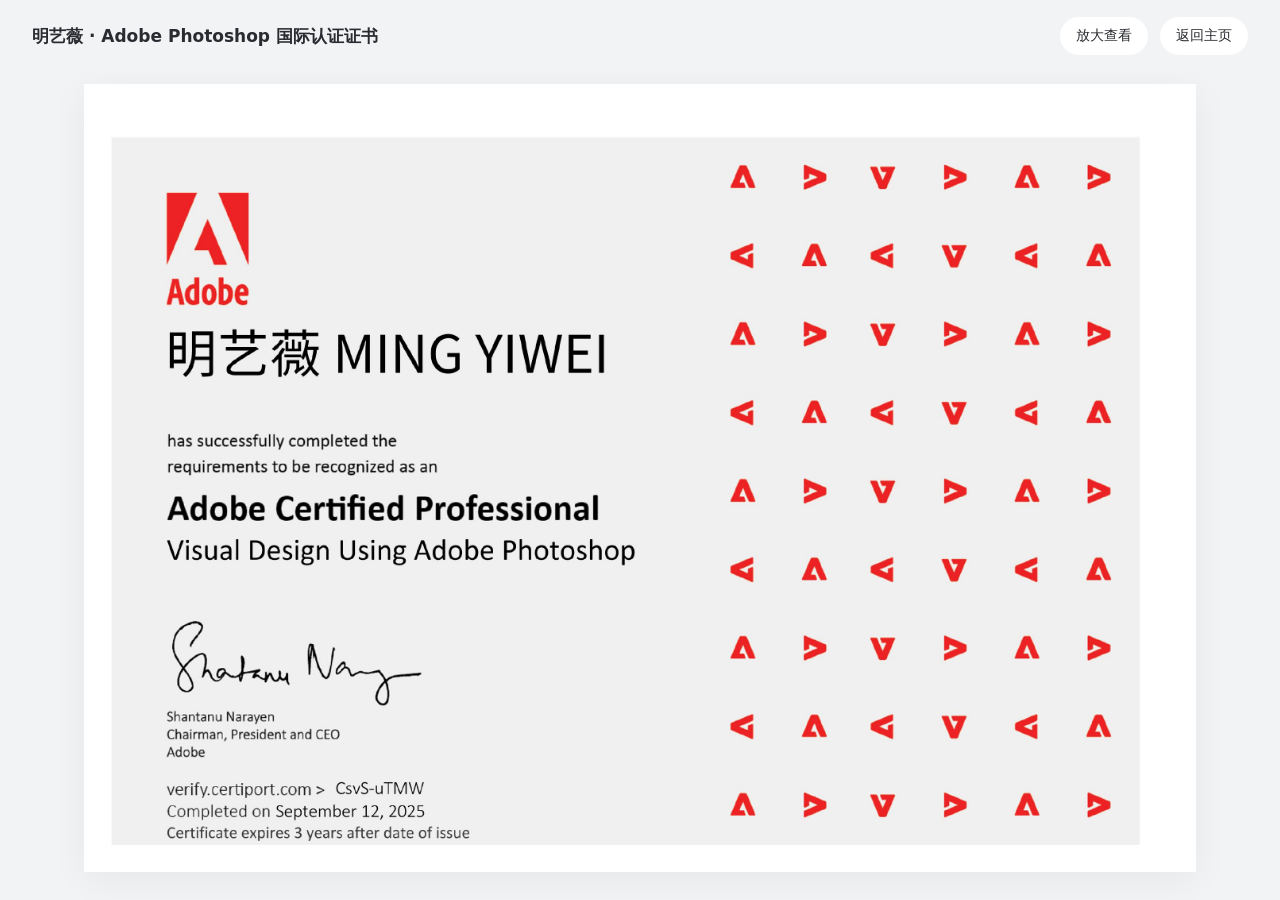
<file: certificates/adobe.html>
<!doctype html>
<html lang="zh-CN"><head><meta charset="utf-8"><meta name="viewport" content="width=device-width,initial-scale=1"><title>明艺薇 · Adobe Photoshop 证书</title><link rel="icon" href="../assets/img/evie-ming.svg"><style>
*{box-sizing:border-box}body{margin:0;background:#f2f3f5;color:#292b30;font-family:system-ui,-apple-system,"PingFang SC",sans-serif}header{height:72px;padding:0 32px;display:flex;align-items:center;justify-content:space-between;gap:24px}h1{font-size:17px;font-weight:600;margin:0}nav{display:flex;gap:12px;align-items:center}a,button{font:inherit;font-size:14px;color:inherit;border:0;background:white;padding:10px 16px;border-radius:999px;text-decoration:none;cursor:pointer}main{height:calc(100vh - 72px);padding:12px 32px 28px;display:flex;align-items:center;justify-content:center;overflow:auto}img{display:block;max-width:100%;max-height:100%;width:auto;height:auto;object-fit:contain;box-shadow:0 8px 35px #0000000d;cursor:zoom-in;user-select:none;-webkit-user-drag:none}main.zoomed{display:block}main.zoomed img{max-width:none;max-height:none;width:2800px;height:auto;cursor:zoom-out}a:focus-visible,button:focus-visible,img:focus-visible{outline:2px solid #5577ca;outline-offset:4px}
</style></head><body><header><h1>明艺薇 · Adobe Photoshop 国际认证证书</h1><nav><button id="zoom" type="button" aria-pressed="false">放大查看</button><a href="../#certificates">返回主页</a></nav></header><main id="viewer"><img src="adobe-certificate.png" alt="明艺薇 Adobe Certified Professional：Visual Design Using Adobe Photoshop 完整证书" draggable="false" tabindex="0" role="button" aria-label="切换证书放大显示"></main><script>
const viewer=document.querySelector('#viewer'),zoom=document.querySelector('#zoom'),image=viewer.querySelector('img');function toggle(){const enlarged=viewer.classList.toggle('zoomed');zoom.textContent=enlarged?'适应窗口':'放大查看';zoom.setAttribute('aria-pressed',String(enlarged));}zoom.addEventListener('click',toggle);image.addEventListener('click',toggle);image.addEventListener('keydown',e=>{if(e.key==='Enter'||e.key===' '){e.preventDefault();toggle();}});
</script></body></html>
</file>
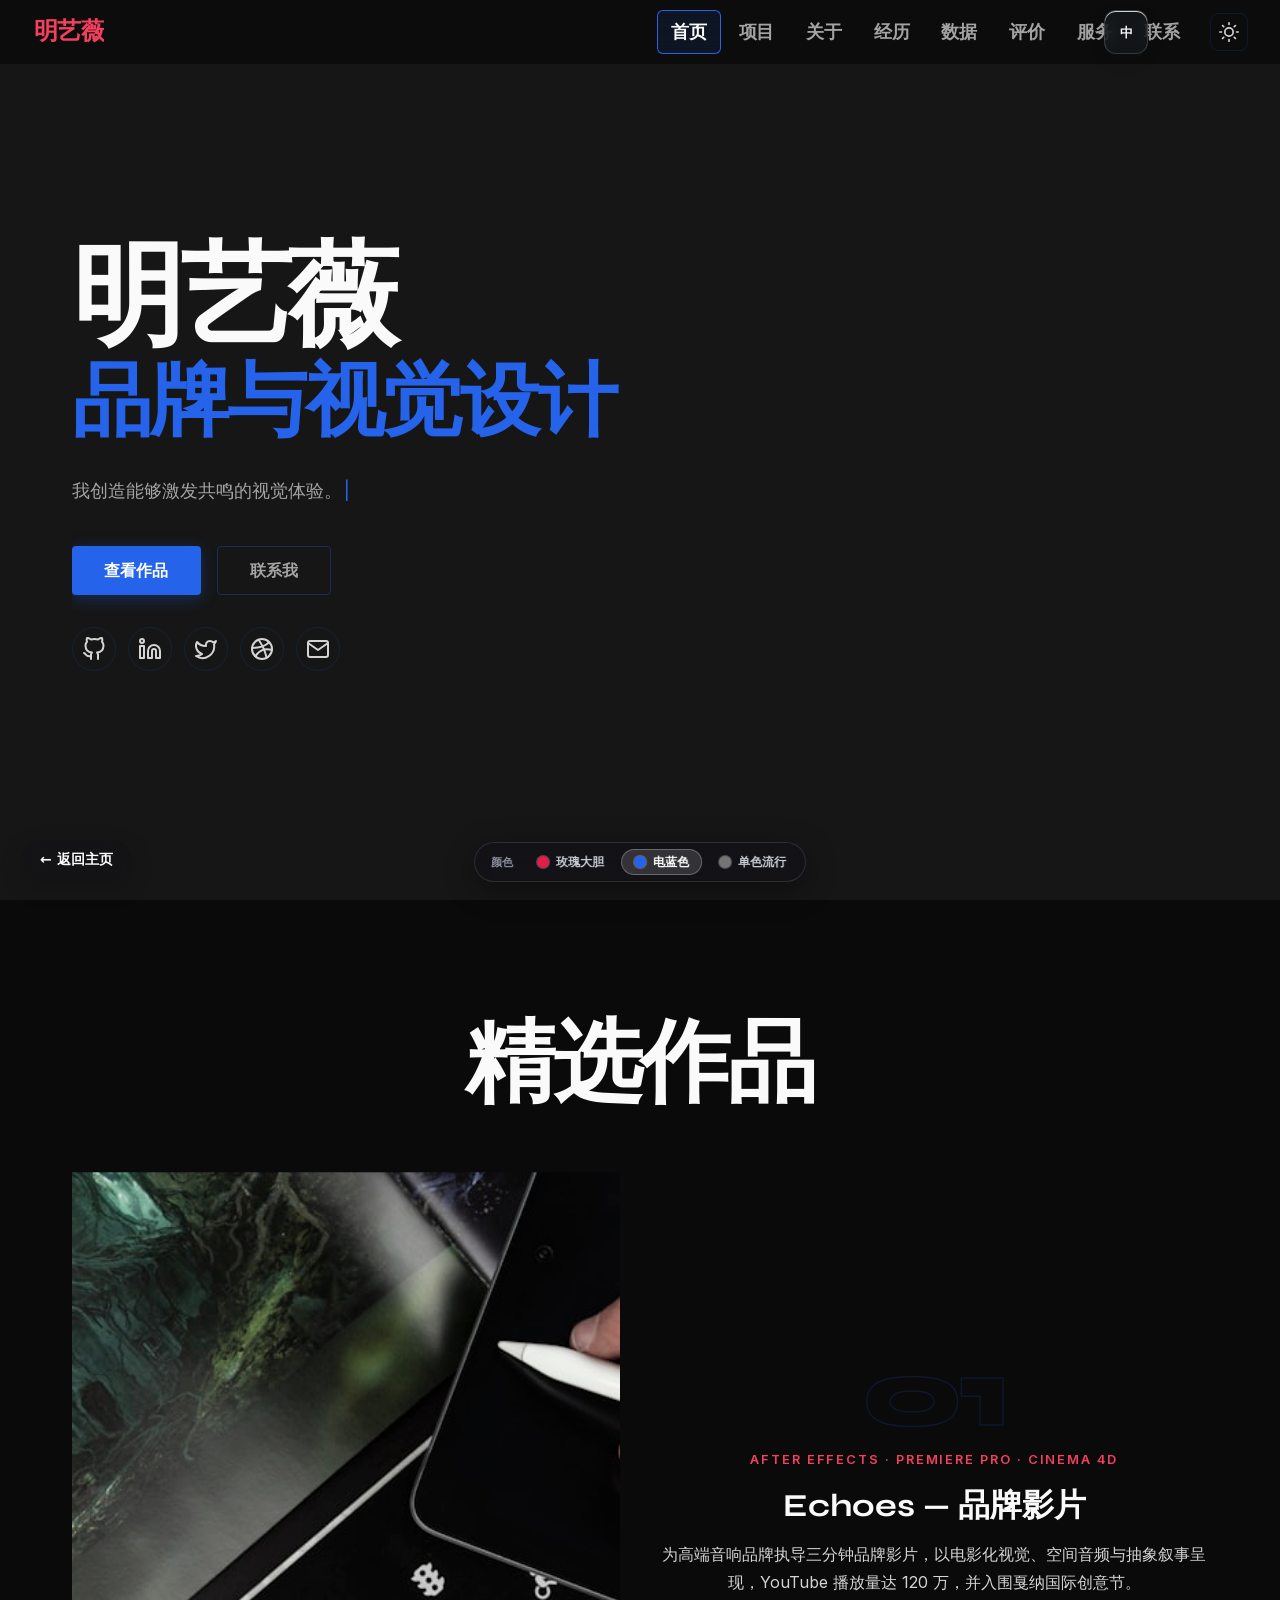
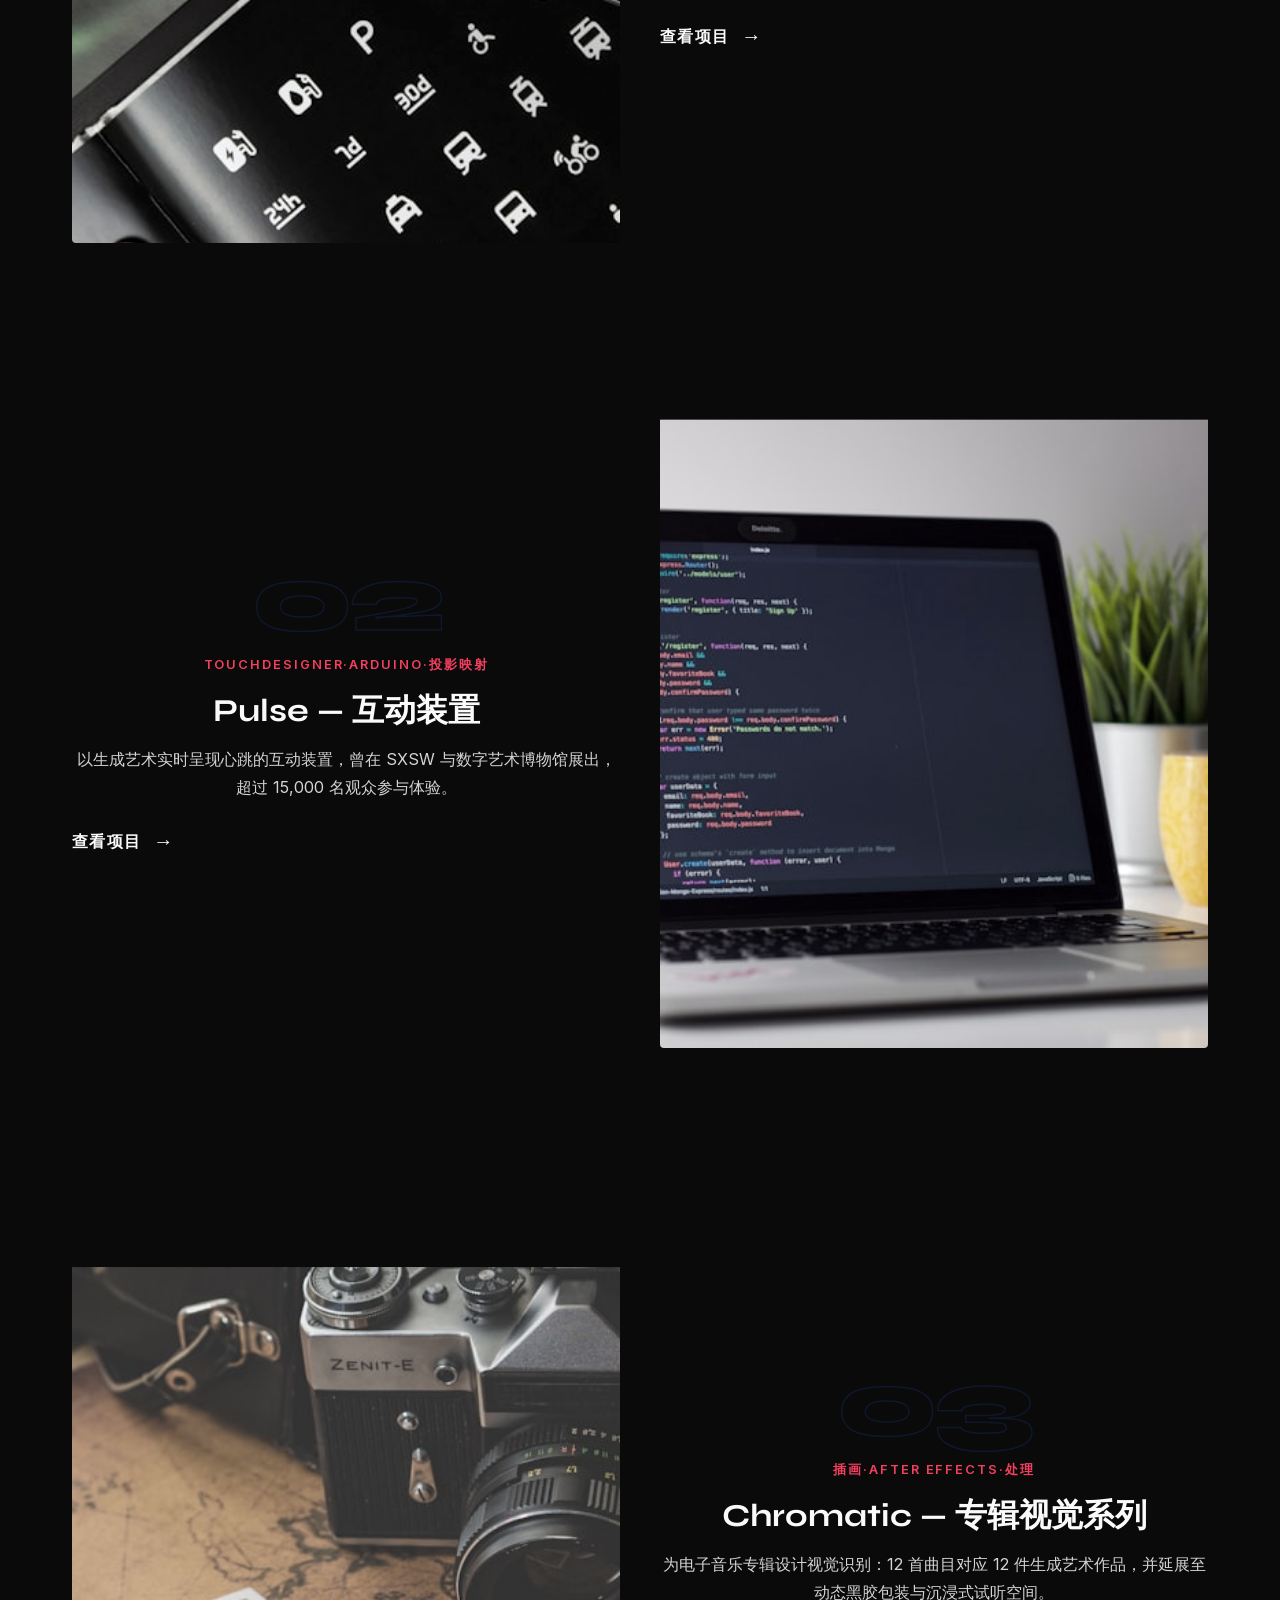
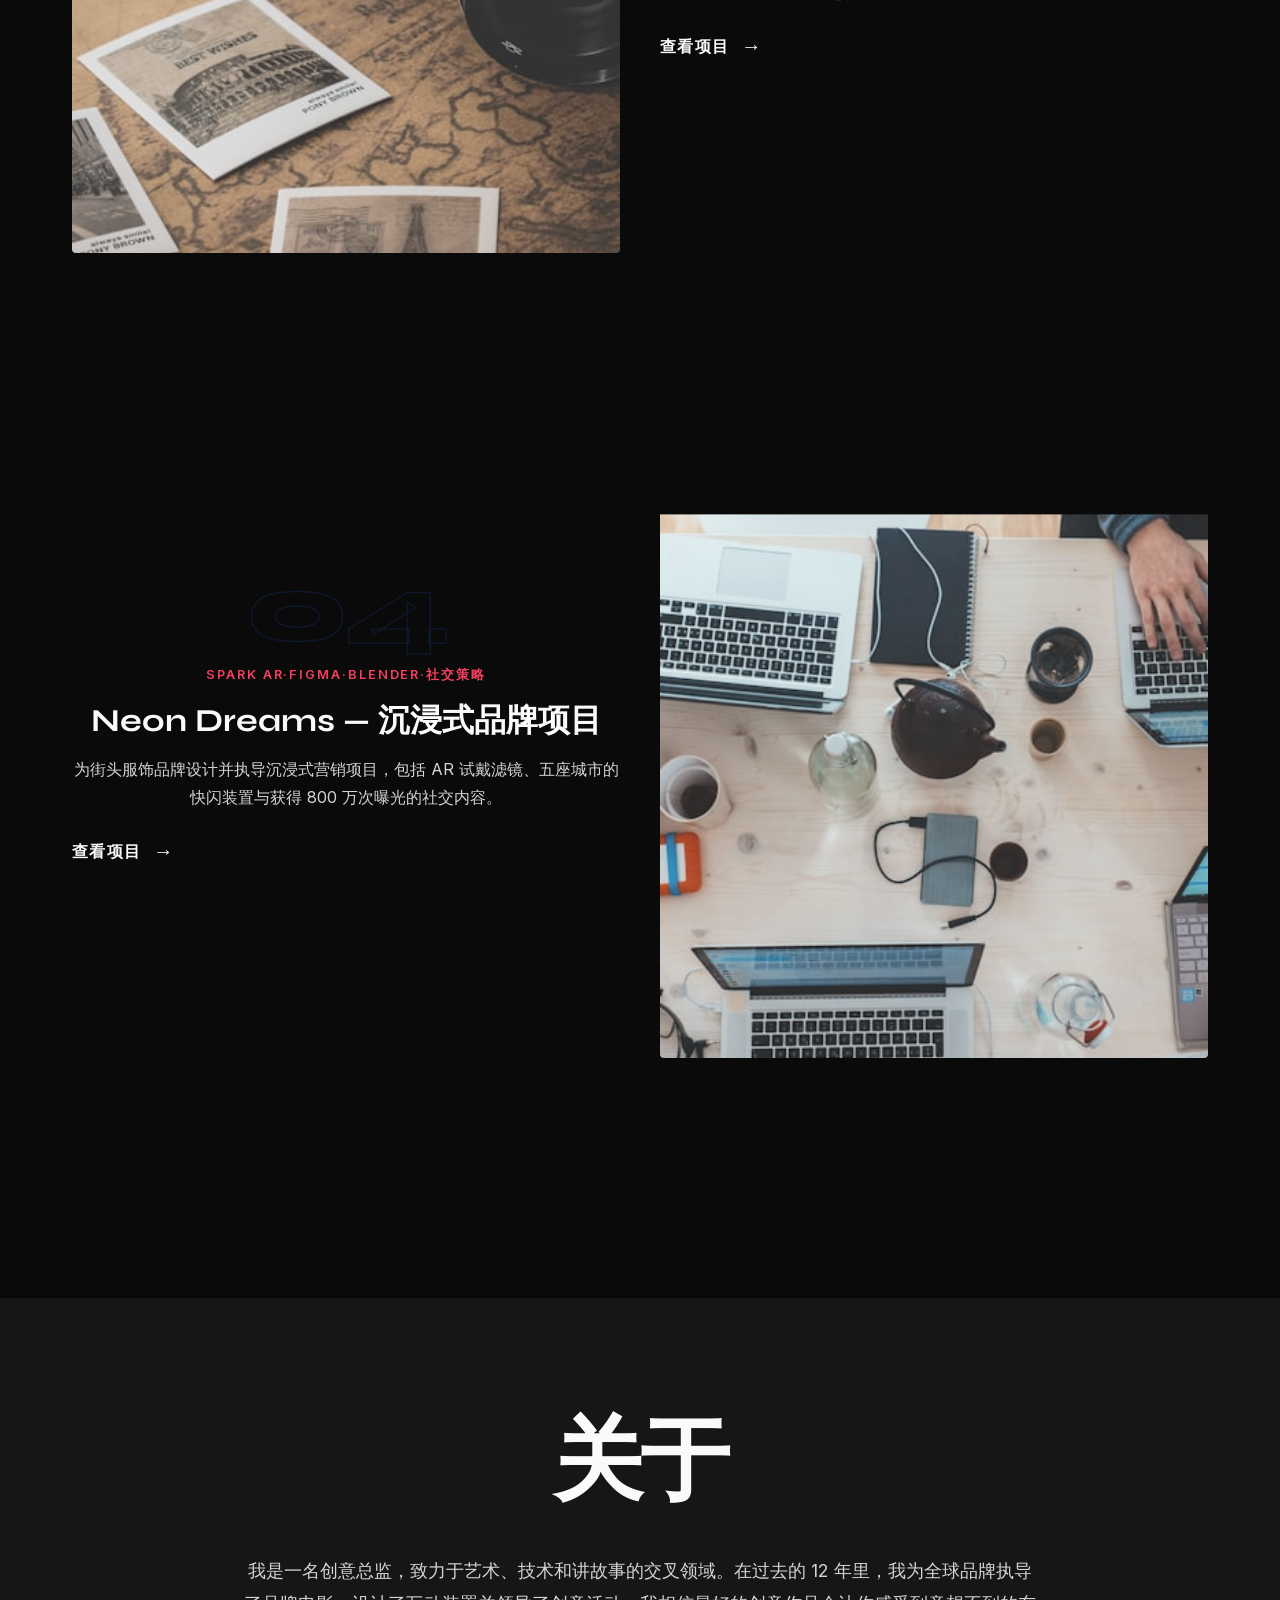
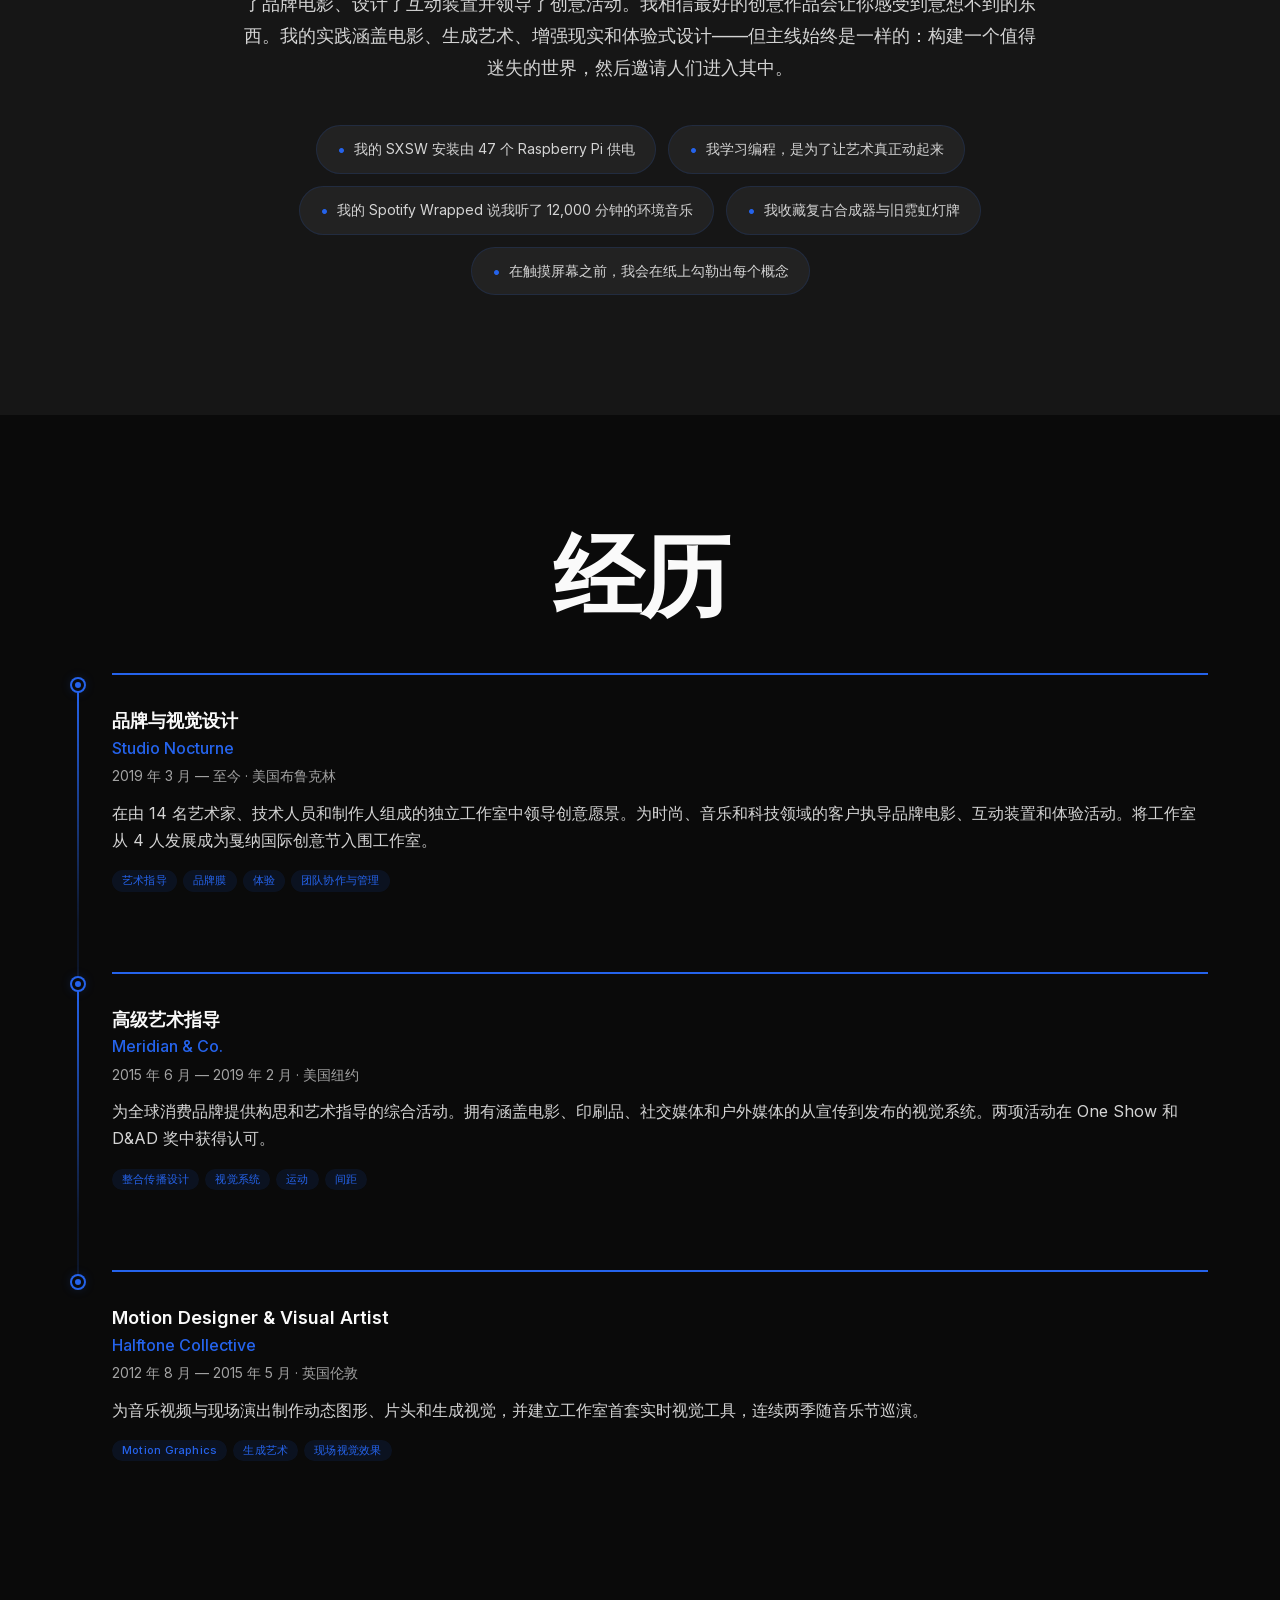
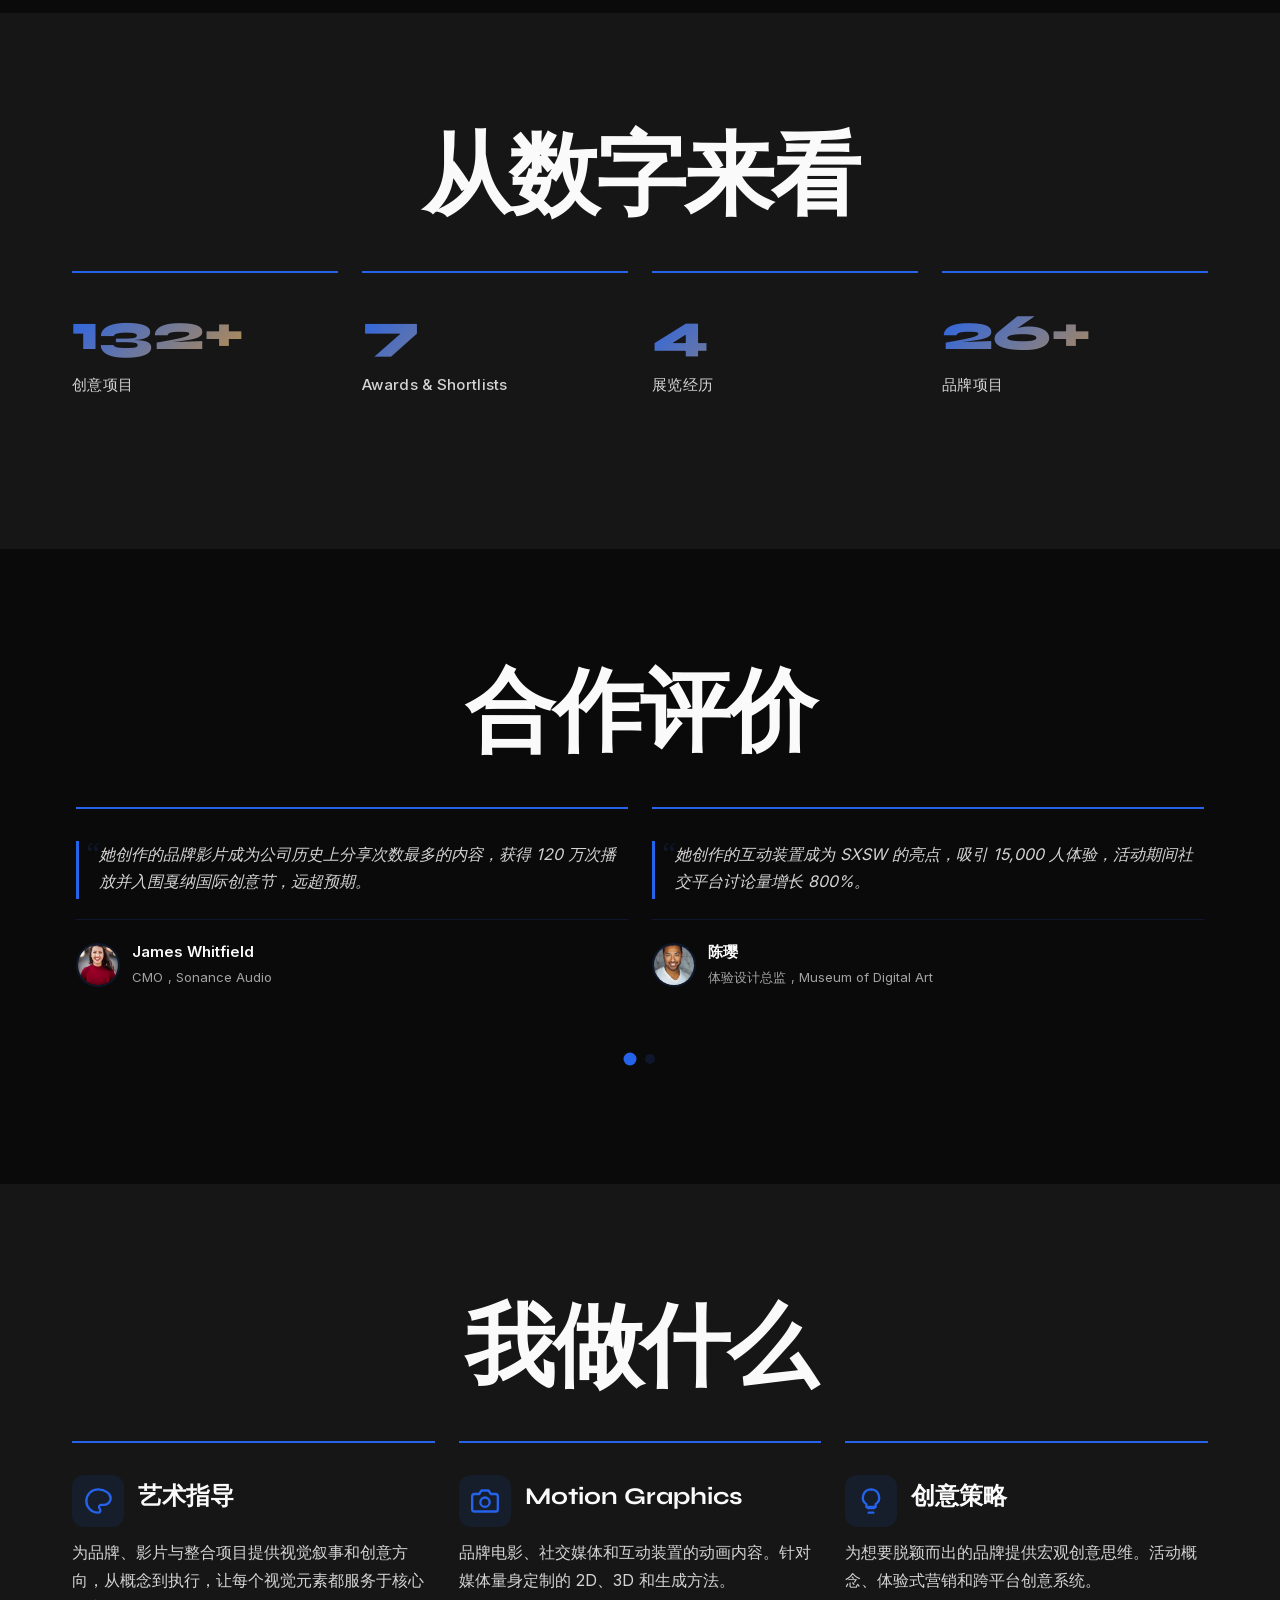
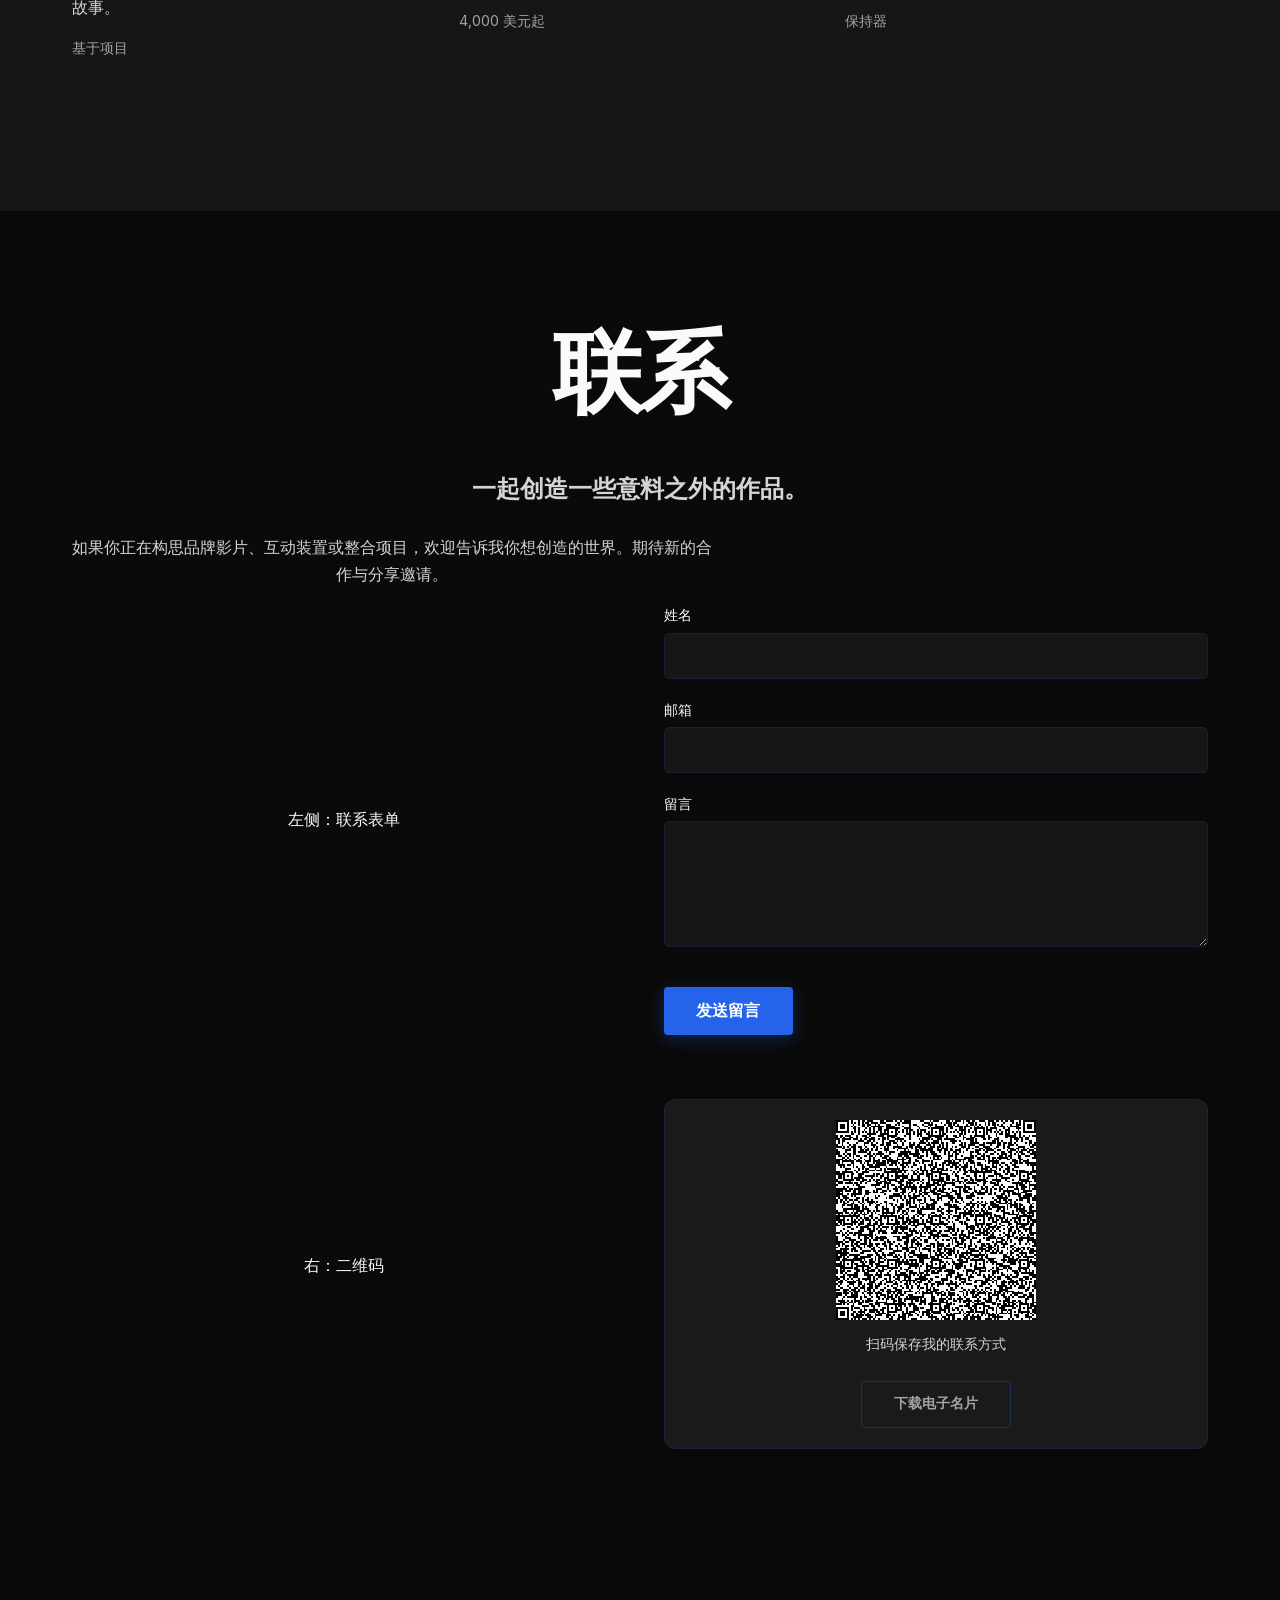
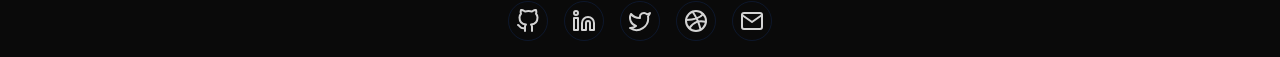
<file: services/brand/v2.html>
<html lang="zh-CN">
<head>
<meta charset="utf-8"/>
<meta content="width=device-width, initial-scale=1" name="viewport"/>
<script id="animfolio-theme-bootstrap">
(function(){
  var scheme='dark';
  try { var saved=localStorage.getItem('animfolio_theme'); if(saved==='dark'||saved==='light') scheme=saved; } catch(e) {}
  document.documentElement.setAttribute('data-animfolio-pre-theme',scheme);
  document.documentElement.classList.add('animfolio-theme-booting');
  window.__animfolioInitialTheme=scheme;
})();
</script>
<style id="animfolio-theme-bootstrap-style">
html[data-animfolio-pre-theme="dark"],html[data-animfolio-pre-theme="dark"] body{background:#0A0A0A;color:#FAFAFA}
html[data-animfolio-pre-theme="light"],html[data-animfolio-pre-theme="light"] body{background:#FAFAFA;color:#0A0A0A}
html.animfolio-theme-booting .animfolio-container,html.animfolio-theme-booting .animfolio-container *{transition:none!important}
</style>

<title>明艺薇作品集 — 电光蓝</title>
<meta content="明艺薇 — 品牌与视觉设计。" name="description"/>
<style>
@font-face { font-family: 'Syne'; font-style: normal; font-weight: 400 800; font-display: swap; src: url('./assets/fonts/syne-latin.woff2') format('woff2'); }
@font-face { font-family: 'Inter'; font-style: normal; font-weight: 300 700; font-display: swap; src: url('./assets/fonts/inter-latin.woff2') format('woff2'); }
@font-face { font-family: 'JetBrains Mono'; font-style: normal; font-weight: 400 700; font-display: swap; src: url('./assets/fonts/jetbrains-mono-latin.woff2') format('woff2'); }

/*# sourceURL=animfolio-fonts-local-inline-css */
</style>
<link href="./assets/css/animfolio-base.css" rel="stylesheet"/>
<link href="./assets/css/animfolio-animations.css" rel="stylesheet"/>
<link href="./assets/css/animfolio-nav.css" rel="stylesheet"/>
<link href="./assets/css/animfolio-contact.css" rel="stylesheet"/>
<link href="./assets/css/animfolio-gallery.css" rel="stylesheet"/>
<link href="./assets/css/animfolio-qr.css" rel="stylesheet"/>
<link href="./assets/css/animfolio-print.css" media="print" rel="stylesheet"/>
<link href="./assets/css/format.css" rel="stylesheet"/>
<style id="animfolio-theme-vars">
.animfolio-container {
	--animfolio-accent: #2563EB !important;
	--animfolio-accent-hover: #1b59e1 !important;
	--animfolio-accent-light: rgba(37, 99, 235, 0.1) !important;
	--animfolio-accent-subtle: rgba(37, 99, 235, 0.12) !important;
	--animfolio-accent-shadow: rgba(37, 99, 235, 0.3) !important;
	--animfolio-accent-glow: rgba(37, 99, 235, 0.5) !important;
	--animfolio-secondary: #F59E0B !important;
	--animfolio-secondary-hover: #eb9401 !important;
	--animfolio-secondary-light: rgba(245, 158, 11, 0.1) !important;
	--animfolio-on-accent: #ffffff !important;
	--animfolio-on-secondary: #14110f !important;
	--animfolio-bg: #0A0A0A;
	--animfolio-bg-secondary: #161616;
	--animfolio-bg-tertiary: #1e1e1e;
	--animfolio-text: #FAFAFA;
	--animfolio-text-secondary: #a0a0a0;
	--animfolio-text-muted: #8a8a8a;
	--animfolio-border: rgba(255, 255, 255, 0.1);
	--animfolio-border-strong: rgba(255, 255, 255, 0.2);
	--animfolio-surface: #1a1a1a;
	--animfolio-surface-hover: #222222;
	--animfolio-overlay: rgba(0, 0, 0, 0.75);
	--animfolio-success: #22c55e;
	--animfolio-warning: #f59e0b;
	--animfolio-error: #ef4444;
	--animfolio-info: #3b82f6;
	--animfolio-font-heading: 'Syne', -apple-system, BlinkMacSystemFont, sans-serif;
	--animfolio-font-body: 'Inter', -apple-system, BlinkMacSystemFont, sans-serif;
	--animfolio-font-mono: 'JetBrains Mono', 'Fira Code', 'Consolas', monospace;
	--animfolio-font-size-base: 16px;
	--animfolio-font-size-h1: clamp(2.5rem, 5vw, 4rem);
	--animfolio-font-size-h2: clamp(1.75rem, 3.5vw, 2.5rem);
	--animfolio-font-size-h3: 1.5rem;
	--animfolio-font-size-h4: 1.25rem;
	--animfolio-font-weight-bold: 700;
	--animfolio-font-weight-medium: 500;
	--animfolio-line-height: 1.6;
	--animfolio-letter-spacing: 0em;
	--animfolio-container-width: 1200px;
	--animfolio-section-spacing: 100px;
	--animfolio-radius: 12px;
	--animfolio-radius-sm: 6px;
	--animfolio-radius-lg: 16px;
	--animfolio-shadow-sm: 0 1px 2px rgba(0, 0, 0, 0.1);
	--animfolio-shadow-md: 0 4px 12px rgba(0, 0, 0, 0.15);
	--animfolio-shadow-lg: 0 10px 30px rgba(0, 0, 0, 0.2);
	--animfolio-shadow-xl: 0 20px 50px rgba(0, 0, 0, 0.3);
	--animfolio-duration: 0.6s;
	--animfolio-delay: 0s;
	--animfolio-easing: cubic-bezier(0.4, 0, 0.2, 1);
	--animfolio-easing-bounce: cubic-bezier(0.34, 1.56, 0.64, 1);
	--animfolio-stagger: 0.1s;
	--animfolio-transition-fast: 150ms ease;
	--animfolio-transition-normal: 300ms ease;
	--animfolio-transition-slow: 500ms ease;
	--animfolio-z-base: 1;
	--animfolio-z-dropdown: 100;
	--animfolio-z-sticky: 200;
	--animfolio-z-nav: 300;
	--animfolio-z-modal: 400;
	--animfolio-z-lightbox: 500;
	--animfolio-z-tooltip: 600;
	--animfolio-z-cursor: 700;
}
.animfolio-container--light, .animfolio-container[data-animfolio-scheme="light"] {
	--animfolio-bg: #FAFAFA;
	--animfolio-bg-secondary: #f5f5f5;
	--animfolio-bg-tertiary: #ebebeb;
	--animfolio-text: #0A0A0A;
	--animfolio-text-secondary: #555555;
	--animfolio-text-muted: #767676;
	--animfolio-border: rgba(0, 0, 0, 0.1);
	--animfolio-border-strong: rgba(0, 0, 0, 0.2);
	--animfolio-surface: #ffffff;
	--animfolio-surface-hover: #f9f9f9;
	--animfolio-overlay: rgba(0, 0, 0, 0.5);
	--animfolio-shadow-sm: 0 1px 2px rgba(0, 0, 0, 0.05);
	--animfolio-shadow-md: 0 4px 12px rgba(0, 0, 0, 0.08);
	--animfolio-shadow-lg: 0 10px 30px rgba(0, 0, 0, 0.1);
	--animfolio-shadow-xl: 0 20px 50px rgba(0, 0, 0, 0.15);
	--animfolio-accent-light: rgba(37, 99, 235, 0.08) !important;
	--animfolio-accent-subtle: rgba(37, 99, 235, 0.05) !important;
	--animfolio-accent-shadow: rgba(37, 99, 235, 0.2) !important;
	--animfolio-accent-glow: rgba(37, 99, 235, 0.15) !important;
	--animfolio-on-accent: #ffffff !important;
	--animfolio-on-secondary: #14110f !important;
}
@media (prefers-color-scheme: light) {
	.animfolio-container--auto {
		--animfolio-bg: #FAFAFA;
		--animfolio-bg-secondary: #f5f5f5;
		--animfolio-bg-tertiary: #ebebeb;
		--animfolio-text: #0A0A0A;
		--animfolio-text-secondary: #555555;
		--animfolio-text-muted: #767676;
		--animfolio-border: rgba(0, 0, 0, 0.1);
		--animfolio-border-strong: rgba(0, 0, 0, 0.2);
		--animfolio-surface: #ffffff;
		--animfolio-surface-hover: #f9f9f9;
		--animfolio-overlay: rgba(0, 0, 0, 0.5);
		--animfolio-shadow-sm: 0 1px 2px rgba(0, 0, 0, 0.05);
		--animfolio-shadow-md: 0 4px 12px rgba(0, 0, 0, 0.08);
		--animfolio-shadow-lg: 0 10px 30px rgba(0, 0, 0, 0.1);
		--animfolio-shadow-xl: 0 20px 50px rgba(0, 0, 0, 0.15);
		--animfolio-accent-light: rgba(37, 99, 235, 0.08) !important;
		--animfolio-accent-subtle: rgba(37, 99, 235, 0.05) !important;
		--animfolio-accent-shadow: rgba(37, 99, 235, 0.2) !important;
		--animfolio-accent-glow: rgba(37, 99, 235, 0.15) !important;
		--animfolio-on-accent: #ffffff !important;
		--animfolio-on-secondary: #14110f !important;
	}
}

.animfolio-container *,.animfolio-container *::before,.animfolio-container *::after{box-sizing:border-box}html{scroll-behavior:smooth;-webkit-font-smoothing:antialiased;-moz-osx-font-smoothing:grayscale}body{margin:0;padding:0;background:#0A0A0A;color:#FAFAFA;font-family:var(--animfolio-font-body,'Inter',-apple-system,BlinkMacSystemFont,'Segoe UI',sans-serif);font-size:var(--animfolio-font-size-base,16px);line-height:var(--animfolio-line-height,1.6);overflow-x:hidden}body.admin-bar{padding-top:32px}body.admin-bar .animfolio-nav--sticky{top:32px}@media screen and (max-width:782px){body.admin-bar{padding-top:46px}body.admin-bar .animfolio-nav--sticky{top:46px}}.wp-site-blocks,.entry-content,.page-content,.post-content{all:unset;display:block}
/*# sourceURL=animfolio-base-inline-css */
</style>
<script>
document.documentElement.className+=" animfolio-js";(function(){function r(){if(window.animfolio&&window.animfolio._initialized){return;}var e=document.querySelectorAll("[data-animfolio-animate]:not(.animfolio-visible),.animfolio-stagger__item:not(.animfolio-visible)");for(var i=0;i<e.length;i++){e[i].classList.add("animfolio-visible");}}if(document.readyState==="complete"){setTimeout(r,1500);}else{window.addEventListener("load",function(){setTimeout(r,1500);});}setTimeout(r,4000);})();
//# sourceURL=animfolio-failsafe-js-after
</script>
<style>.service-back{position:fixed;left:22px;bottom:22px;z-index:99999;padding:12px 18px;border-radius:999px;background:rgba(20,20,24,.82);color:#fff;text-decoration:none;font:600 14px/1 system-ui;backdrop-filter:blur(12px);box-shadow:0 8px 25px rgba(0,0,0,.18)}</style><link href="../service-language.css?v=6" rel="stylesheet"/></head>
<body><button aria-label="切换为英文" aria-pressed="true" class="service-language-toggle" data-language="zh" type="button"><span aria-hidden="true" class="service-language-symbol">中</span></button><a aria-label="返回个人主页服务模块" class="service-back" href="../../#services">← 返回主页</a>
<script>window.ANIMFOLIO_CONTACT_EMAIL = "you@example.com";</script>
<div class="animfolio-container animfolio-container--dark animfolio-container--format-12 animfolio-container--one-page" data-animfolio-format="format-12-creative" data-animfolio-intensity="medium" data-animfolio-scheme="dark"><script id="animfolio-theme-apply">(function(){var c=document.currentScript.parentElement,s=window.__animfolioInitialTheme||c.getAttribute('data-animfolio-scheme');c.setAttribute('data-animfolio-scheme',s);c.classList.remove('animfolio-container--dark','animfolio-container--light');c.classList.add('animfolio-container--'+s);requestAnimationFrame(function(){requestAnimationFrame(function(){document.documentElement.classList.remove('animfolio-theme-booting')})})})();</script><a class="animfolio-skip-link" href="#hero">跳到主要内容</a><nav aria-label="作品集导航" class="animfolio-nav animfolio-nav--horizontal animfolio-nav--sticky" role="navigation"><a class="animfolio-nav__logo" href="#hero">明艺薇</a><button aria-controls="animfolio-nav-menu" aria-expanded="false" aria-label="切换导航" class="animfolio-nav__toggle"><span aria-hidden="true" class="animfolio-nav__toggle-bar"></span><span aria-hidden="true" class="animfolio-nav__toggle-bar"></span><span aria-hidden="true" class="animfolio-nav__toggle-bar"></span></button><ul class="animfolio-nav__list" id="animfolio-nav-menu"><li class="animfolio-nav__item"><a class="animfolio-nav__link" data-animfolio-section="hero" href="#hero">首页</a></li><li class="animfolio-nav__item"><a class="animfolio-nav__link" data-animfolio-section="projects" href="#projects">项目</a></li><li class="animfolio-nav__item"><a class="animfolio-nav__link" data-animfolio-section="about" href="#about">关于</a></li><li class="animfolio-nav__item"><a class="animfolio-nav__link" data-animfolio-section="experience" href="#experience">经历</a></li><li class="animfolio-nav__item"><a class="animfolio-nav__link" data-animfolio-section="stats" href="#stats">数据</a></li><li class="animfolio-nav__item"><a class="animfolio-nav__link" data-animfolio-section="testimonials" href="#testimonials">评价</a></li><li class="animfolio-nav__item"><a class="animfolio-nav__link" data-animfolio-section="services" href="#services">服务</a></li><li class="animfolio-nav__item"><a class="animfolio-nav__link" data-animfolio-section="contact" href="#contact">联系</a></li></ul><button aria-label="切换明暗模式" class="animfolio-theme-toggle"><span aria-hidden="true" class="animfolio-theme-toggle__icon animfolio-theme-toggle__icon--sun"><svg fill="none" height="20" stroke="currentColor" stroke-linecap="round" stroke-linejoin="round" stroke-width="2" viewbox="0 0 24 24" width="20"><circle cx="12" cy="12" r="5"></circle><line x1="12" x2="12" y1="1" y2="3"></line><line x1="12" x2="12" y1="21" y2="23"></line><line x1="4.22" x2="5.64" y1="4.22" y2="5.64"></line><line x1="18.36" x2="19.78" y1="18.36" y2="19.78"></line><line x1="1" x2="3" y1="12" y2="12"></line><line x1="21" x2="23" y1="12" y2="12"></line><line x1="4.22" x2="5.64" y1="19.78" y2="18.36"></line><line x1="18.36" x2="19.78" y1="5.64" y2="4.22"></line></svg></span><span aria-hidden="true" class="animfolio-theme-toggle__icon animfolio-theme-toggle__icon--moon"><svg fill="none" height="20" stroke="currentColor" stroke-linecap="round" stroke-linejoin="round" stroke-width="2" viewbox="0 0 24 24" width="20"><path d="M21 12.79A9 9 0 1111.21 3 7 7 0 0021 12.79z"></path></svg></span></button></nav><section class="animfolio-section animfolio-section--hero animfolio-section--align-center" data-animfolio-section="hero" id="hero"><div class="animfolio-inner">
<div class="animfolio-hero">
<div class="animfolio-hero__content">
<h1 class="animfolio-hero__name" data-animfolio-animate="fade-up">明艺薇</h1>
<h2 class="animfolio-hero__title" data-animfolio-animate="fade-up" data-animfolio-delay="0.1">品牌与视觉设计</h2>
<div class="animfolio-hero__subtitle animfolio-hero__typed" data-animfolio-animate="fade-up" data-animfolio-delay="0.2" data-animfolio-typed='["我创造能够激发共鸣的视觉体验。", "让艺术与技术相遇。", "持续探索创意边界。", "让人感受到意料之外的触动。"]'>我创造能够激发共鸣的视觉体验。</div>
<div class="animfolio-hero__cta" data-animfolio-animate="fade-up" data-animfolio-delay="0.3">
<a class="animfolio-button animfolio-button--primary animfolio-hero__cta-primary" href="#projects">
						查看作品					</a>
<a class="animfolio-button animfolio-button--secondary animfolio-hero__cta-secondary" href="#contact">
						联系我					</a>
</div>
<div class="animfolio-hero__social animfolio-social-icons animfolio-social-icons--outline" data-animfolio-animate="fade-up" data-animfolio-delay="0.4">
<a aria-label="Github" href="https://github.com/yourusername" rel="noopener noreferrer" target="_blank">
<svg aria-hidden="true" fill="none" height="24" stroke="currentColor" stroke-linecap="round" stroke-linejoin="round" stroke-width="2" viewbox="0 0 24 24" width="24" xmlns="http://www.w3.org/2000/svg"><path d="M9 19c-5 1.5-5-2.5-7-3m14 6v-3.87a3.37 3.37 0 0 0-.94-2.61c3.14-.35 6.44-1.54 6.44-7A5.44 5.44 0 0 0 20 4.77 5.07 5.07 0 0 0 19.91 1S18.73.65 16 2.48a13.38 13.38 0 0 0-7 0C6.27.65 5.09 1 5.09 1A5.07 5.07 0 0 0 5 4.77a5.44 5.44 0 0 0-1.5 3.78c0 5.42 3.3 6.61 6.44 7A3.37 3.37 0 0 0 9 18.13V22"></path></svg> <span class="animfolio-social__label">Github</span>
</a>
<a aria-label="领英" href="https://linkedin.com/in/yourusername" rel="noopener noreferrer" target="_blank">
<svg aria-hidden="true" fill="none" height="24" stroke="currentColor" stroke-linecap="round" stroke-linejoin="round" stroke-width="2" viewbox="0 0 24 24" width="24" xmlns="http://www.w3.org/2000/svg"><path d="M16 8a6 6 0 0 1 6 6v7h-4v-7a2 2 0 0 0-2-2 2 2 0 0 0-2 2v7h-4v-7a6 6 0 0 1 6-6z"></path><rect height="12" width="4" x="2" y="9"></rect><circle cx="4" cy="4" r="2"></circle></svg> <span class="animfolio-social__label">领英</span>
</a>
<a aria-label="推特" href="https://twitter.com/yourusername" rel="noopener noreferrer" target="_blank">
<svg aria-hidden="true" fill="none" height="24" stroke="currentColor" stroke-linecap="round" stroke-linejoin="round" stroke-width="2" viewbox="0 0 24 24" width="24" xmlns="http://www.w3.org/2000/svg"><path d="M22 4s-.7 2.1-2 3.4c1.6 10-9.4 17.3-18 11.6 2.2.1 4.4-.6 6-2C3 15.5.5 9.6 3 5c2.2 2.6 5.6 4.1 9 4-.9-4.2 4-6.6 7-3.8 1.1 0 3-1.2 3-1.2z"></path></svg> <span class="animfolio-social__label">推特</span>
</a>
<a aria-label="运球" href="https://dribbble.com/yourusername" rel="noopener noreferrer" target="_blank">
<svg aria-hidden="true" fill="none" height="24" stroke="currentColor" stroke-linecap="round" stroke-linejoin="round" stroke-width="2" viewbox="0 0 24 24" width="24" xmlns="http://www.w3.org/2000/svg"><circle cx="12" cy="12" r="10"></circle><path d="M8.56 2.75c4.37 6.03 6.02 9.42 8.03 17.72m2.54-15.38c-3.72 4.35-8.94 5.66-16.88 5.85m19.5 1.9c-3.5-.93-6.63-.82-8.94 0-2.58.92-5.01 2.86-7.44 6.32"></path></svg> <span class="animfolio-social__label">运球</span>
</a>
<a aria-label="邮箱" href="mailto:hello@yourdomain.com" rel="noopener noreferrer" target="_blank">
<svg aria-hidden="true" fill="none" height="24" stroke="currentColor" stroke-linecap="round" stroke-linejoin="round" stroke-width="2" viewbox="0 0 24 24" width="24" xmlns="http://www.w3.org/2000/svg"><path d="M4 4h16c1.1 0 2 .9 2 2v12c0 1.1-.9 2-2 2H4c-1.1 0-2-.9-2-2V6c0-1.1.9-2 2-2z"></path><polyline points="22,6 12,13 2,6"></polyline></svg> <span class="animfolio-social__label">邮箱</span>
</a>
</div>
</div>
</div>
</div><!-- .animfolio-inner --></section><section class="animfolio-section animfolio-section--projects animfolio-section--align-center" data-animfolio-section="projects" id="projects"><div class="animfolio-inner"><div class="animfolio-section__header"><h2 class="animfolio-section__title">精选作品</h2></div>
<div class="animfolio-project-showcase">
<article class="animfolio-project-row" data-animfolio-animate="fade-up" data-animfolio-duration="0.8">
<div class="animfolio-project-image-wrap">
<img alt="Echoes — 品牌影片" class="animfolio-project-image" decoding="async" height="1000" loading="lazy" src="./assets/images/project-design.jpg" width="800"/>
</div>
<div class="animfolio-project-info">
<span aria-hidden="true" class="animfolio-project-info__index">01</span>
<p class="animfolio-project-info__category">After Effects · Premiere Pro · Cinema 4D</p>
<h3 class="animfolio-project-info__title">Echoes — 品牌影片</h3>
<div class="animfolio-project-info__text"><p>为高端音响品牌执导三分钟品牌影片，以电影化视觉、空间音频与抽象叙事呈现，YouTube 播放量达 120 万，并入围戛纳国际创意节。</p>
</div>
<a class="animfolio-project-info__link" href="#" rel="noopener noreferrer" target="_blank">
<span class="animfolio-project-info__link-label">查看项目</span>
<span aria-hidden="true" class="animfolio-project-info__link-arrow">→</span>
</a>
</div>
</article>
<article class="animfolio-project-row" data-animfolio-animate="fade-up" data-animfolio-duration="0.8">
<div class="animfolio-project-image-wrap">
<img alt="Pulse — 互动装置" class="animfolio-project-image" decoding="async" height="1000" loading="lazy" src="./assets/images/project-tech.jpg" width="800"/>
</div>
<div class="animfolio-project-info">
<span aria-hidden="true" class="animfolio-project-info__index">02</span>
<p class="animfolio-project-info__category">TouchDesigner·Arduino·投影映射</p>
<h3 class="animfolio-project-info__title">Pulse — 互动装置</h3>
<div class="animfolio-project-info__text"><p>以生成艺术实时呈现心跳的互动装置，曾在 SXSW 与数字艺术博物馆展出，超过 15,000 名观众参与体验。</p>
</div>
<a class="animfolio-project-info__link" href="#" rel="noopener noreferrer" target="_blank">
<span class="animfolio-project-info__link-label">查看项目</span>
<span aria-hidden="true" class="animfolio-project-info__link-arrow">→</span>
</a>
</div>
</article>
<article class="animfolio-project-row" data-animfolio-animate="fade-up" data-animfolio-duration="0.8">
<div class="animfolio-project-image-wrap">
<img alt="Chromatic — 专辑视觉系列" class="animfolio-project-image" decoding="async" height="1000" loading="lazy" src="./assets/images/project-photo.jpg" width="800"/>
</div>
<div class="animfolio-project-info">
<span aria-hidden="true" class="animfolio-project-info__index">03</span>
<p class="animfolio-project-info__category">插画·After Effects·处理</p>
<h3 class="animfolio-project-info__title">Chromatic — 专辑视觉系列</h3>
<div class="animfolio-project-info__text"><p>为电子音乐专辑设计视觉识别：12 首曲目对应 12 件生成艺术作品，并延展至动态黑胶包装与沉浸式试听空间。</p>
</div>
<a class="animfolio-project-info__link" href="#" rel="noopener noreferrer" target="_blank">
<span class="animfolio-project-info__link-label">查看项目</span>
<span aria-hidden="true" class="animfolio-project-info__link-arrow">→</span>
</a>
</div>
</article>
<article class="animfolio-project-row" data-animfolio-animate="fade-up" data-animfolio-duration="0.8">
<div class="animfolio-project-image-wrap">
<img alt="Neon Dreams — 沉浸式品牌项目" class="animfolio-project-image" decoding="async" height="1000" loading="lazy" src="./assets/images/project-startup.jpg" width="800"/>
</div>
<div class="animfolio-project-info">
<span aria-hidden="true" class="animfolio-project-info__index">04</span>
<p class="animfolio-project-info__category">Spark AR·Figma·Blender·社交策略</p>
<h3 class="animfolio-project-info__title">Neon Dreams — 沉浸式品牌项目</h3>
<div class="animfolio-project-info__text"><p>为街头服饰品牌设计并执导沉浸式营销项目，包括 AR 试戴滤镜、五座城市的快闪装置与获得 800 万次曝光的社交内容。</p>
</div>
<a class="animfolio-project-info__link" href="#" rel="noopener noreferrer" target="_blank">
<span class="animfolio-project-info__link-label">查看项目</span>
<span aria-hidden="true" class="animfolio-project-info__link-arrow">→</span>
</a>
</div>
</article>
</div>
</div><!-- .animfolio-inner --></section><section class="animfolio-section animfolio-section--about animfolio-section--align-center" data-animfolio-section="about" id="about"><div class="animfolio-inner"><div class="animfolio-section__header"><h2 class="animfolio-section__title">关于</h2></div><div class="animfolio-about" data-animfolio-animate="fade-up">
<div class="animfolio-about__bio">我是一名创意总监，致力于艺术、技术和讲故事的交叉领域。在过去的 12 年里，我为全球品牌执导了品牌电影、设计了互动装置并领导了创意活动。我相信最好的创意作品会让你感受到意想不到的东西。我的实践涵盖电影、生成艺术、增强现实和体验式设计——但主线始终是一样的：构建一个值得迷失的世界，然后邀请人们进入其中。</div>
<div class="animfolio-about__fun-facts animfolio-stagger" data-animfolio-stagger="0.1">
<div class="animfolio-about__fun-fact animfolio-stagger__item">
					我的 SXSW 安装由 47 个 Raspberry Pi 供电				</div>
<div class="animfolio-about__fun-fact animfolio-stagger__item">
					我学习编程，是为了让艺术真正动起来				</div>
<div class="animfolio-about__fun-fact animfolio-stagger__item">
					我的 Spotify Wrapped 说我听了 12,000 分钟的环境音乐				</div>
<div class="animfolio-about__fun-fact animfolio-stagger__item">
					我收藏复古合成器与旧霓虹灯牌				</div>
<div class="animfolio-about__fun-fact animfolio-stagger__item">
					在触摸屏幕之前，我会在纸上勾勒出每个概念				</div>
</div>
</div>
</div><!-- .animfolio-inner --></section><section class="animfolio-section animfolio-section--experience animfolio-section--align-center" data-animfolio-section="experience" id="experience"><div class="animfolio-inner"><div class="animfolio-section__header"><h2 class="animfolio-section__title">经历</h2></div>
<div class="animfolio-timeline animfolio-stagger" data-animfolio-animate="fade-up" data-animfolio-stagger="0.1">
<div class="animfolio-timeline__line"></div>
<div class="animfolio-timeline__item animfolio-stagger__item" data-animfolio-animate="fade-up" data-animfolio-delay="0.0">
<div class="animfolio-timeline__dot"></div>
<div class="animfolio-timeline__content animfolio-card animfolio-card--bordered">
<div class="animfolio-timeline__role">品牌与视觉设计</div>
<div class="animfolio-timeline__company">Studio Nocturne</div>
<div class="animfolio-timeline__date">
					2019 年 3 月 — 至今 · 美国布鲁克林									</div>
<div class="animfolio-timeline__description">在由 14 名艺术家、技术人员和制作人组成的独立工作室中领导创意愿景。为时尚、音乐和科技领域的客户执导品牌电影、互动装置和体验活动。将工作室从 4 人发展成为戛纳国际创意节入围工作室。</div>
<div class="animfolio-timeline__tags animfolio-card__tags">
<span class="animfolio-card__tag">艺术指导</span>
<span class="animfolio-card__tag">品牌膜</span>
<span class="animfolio-card__tag">体验</span>
<span class="animfolio-card__tag">团队协作与管理</span>
</div>
</div>
</div>
<div class="animfolio-timeline__item animfolio-stagger__item" data-animfolio-animate="fade-up" data-animfolio-delay="0.1">
<div class="animfolio-timeline__dot"></div>
<div class="animfolio-timeline__content animfolio-card animfolio-card--bordered">
<div class="animfolio-timeline__role">高级艺术指导</div>
<div class="animfolio-timeline__company">Meridian &amp; Co.</div>
<div class="animfolio-timeline__date">
					2015 年 6 月 — 2019 年 2 月 · 美国纽约									</div>
<div class="animfolio-timeline__description">为全球消费品牌提供构思和艺术指导的综合活动。拥有涵盖电影、印刷品、社交媒体和户外媒体的从宣传到发布的视觉系统。两项活动在 One Show 和 D&amp;AD 奖中获得认可。</div>
<div class="animfolio-timeline__tags animfolio-card__tags">
<span class="animfolio-card__tag">整合传播设计</span>
<span class="animfolio-card__tag">视觉系统</span>
<span class="animfolio-card__tag">运动</span>
<span class="animfolio-card__tag">间距</span>
</div>
</div>
</div>
<div class="animfolio-timeline__item animfolio-stagger__item" data-animfolio-animate="fade-up" data-animfolio-delay="0.2">
<div class="animfolio-timeline__dot"></div>
<div class="animfolio-timeline__content animfolio-card animfolio-card--bordered">
<div class="animfolio-timeline__role">Motion Designer &amp; Visual Artist</div>
<div class="animfolio-timeline__company">Halftone Collective</div>
<div class="animfolio-timeline__date">
					2012 年 8 月 — 2015 年 5 月 · 英国伦敦									</div>
<div class="animfolio-timeline__description">为音乐视频与现场演出制作动态图形、片头和生成视觉，并建立工作室首套实时视觉工具，连续两季随音乐节巡演。</div>
<div class="animfolio-timeline__tags animfolio-card__tags">
<span class="animfolio-card__tag">Motion Graphics</span>
<span class="animfolio-card__tag">生成艺术</span>
<span class="animfolio-card__tag">现场视觉效果</span>
</div>
</div>
</div>
</div>
</div><!-- .animfolio-inner --></section><section class="animfolio-section animfolio-section--stats animfolio-section--align-center" data-animfolio-section="stats" id="stats"><div class="animfolio-inner"><div class="animfolio-section__header"><h2 class="animfolio-section__title">从数字来看</h2></div><div class="animfolio-stats animfolio-stagger" data-animfolio-stagger="0.15">
<div class="animfolio-stat animfolio-card animfolio-card--bordered animfolio-stagger__item">
<span class="animfolio-stat__number" data-animfolio-counter="150" data-animfolio-decimals="0" data-animfolio-prefix="" data-animfolio-suffix="+">150+</span>
<span class="animfolio-stat__label">创意项目</span>
</div>
<div class="animfolio-stat animfolio-card animfolio-card--bordered animfolio-stagger__item">
<span class="animfolio-stat__number" data-animfolio-counter="8" data-animfolio-decimals="0" data-animfolio-prefix="" data-animfolio-suffix="">8</span>
<span class="animfolio-stat__label">Awards &amp; Shortlists</span>
</div>
<div class="animfolio-stat animfolio-card animfolio-card--bordered animfolio-stagger__item">
<span class="animfolio-stat__number" data-animfolio-counter="5" data-animfolio-decimals="0" data-animfolio-prefix="" data-animfolio-suffix="">5</span>
<span class="animfolio-stat__label">展览经历</span>
</div>
<div class="animfolio-stat animfolio-card animfolio-card--bordered animfolio-stagger__item">
<span class="animfolio-stat__number" data-animfolio-counter="30" data-animfolio-decimals="0" data-animfolio-prefix="" data-animfolio-suffix="+">30+</span>
<span class="animfolio-stat__label">品牌项目</span>
</div>
</div>
</div><!-- .animfolio-inner --></section><section class="animfolio-section animfolio-section--testimonials animfolio-section--align-center" data-animfolio-section="testimonials" id="testimonials"><div class="animfolio-inner"><div class="animfolio-section__header"><h2 class="animfolio-section__title">合作评价</h2></div><div class="animfolio-testimonials-carousel" data-animfolio-animate="fade-up">
<div class="animfolio-testimonials-carousel__track" id="animfolio-testimonials-track">
<div class="animfolio-testimonials-carousel__slide" id="testimonial-slide-0">
<div class="animfolio-testimonial animfolio-card animfolio-card--bordered">
<blockquote class="animfolio-testimonial__quote">她创作的品牌影片成为公司历史上分享次数最多的内容，获得 120 万次播放并入围戛纳国际创意节，远超预期。</blockquote>
<div class="animfolio-card__footer">
<img alt="James Whitfield" class="animfolio-testimonial__photo" decoding="async" height="40" loading="lazy" src="./assets/images/avatar-1.jpg" width="40"/>
<div>
<strong class="animfolio-testimonial__author">James Whitfield</strong>
<span class="animfolio-testimonial__role">CMO</span>
<span class="animfolio-testimonial__company">, Sonance Audio</span>
</div>
</div>
</div>
<div class="animfolio-testimonial animfolio-card animfolio-card--bordered">
<blockquote class="animfolio-testimonial__quote">她创作的互动装置成为 SXSW 的亮点，吸引 15,000 人体验，活动期间社交平台讨论量增长 800%。</blockquote>
<div class="animfolio-card__footer">
<img alt="Maya Chen" class="animfolio-testimonial__photo" decoding="async" height="40" loading="lazy" src="./assets/images/avatar-2.jpg" width="40"/>
<div>
<strong class="animfolio-testimonial__author">陈璎</strong>
<span class="animfolio-testimonial__role">体验设计总监</span>
<span class="animfolio-testimonial__company">, Museum of Digital Art</span>
</div>
</div>
</div>
</div>
<div class="animfolio-testimonials-carousel__slide animfolio-testimonials-carousel__slide--single" id="testimonial-slide-1">
<div class="animfolio-testimonial animfolio-card animfolio-card--bordered">
<blockquote class="animfolio-testimonial__quote">她能从多数创作者忽略的维度思考，把 AR 滤镜、实体装置与数字活动整合成统一的品牌体验。</blockquote>
<div class="animfolio-card__footer">
<img alt="Andre Baptiste" class="animfolio-testimonial__photo" decoding="async" height="40" loading="lazy" src="./assets/images/avatar-3.jpg" width="40"/>
<div>
<strong class="animfolio-testimonial__author">安德烈·巴蒂斯特</strong>
<span class="animfolio-testimonial__role">品牌总监</span>
<span class="animfolio-testimonial__company">, StreetCulture Apparel</span>
</div>
</div>
</div>
</div>
</div>
<div class="animfolio-testimonials-carousel__dots">
<a aria-label="第 1 页" class="animfolio-testimonials-carousel__dot animfolio-testimonials-carousel__dot--active" href="#testimonial-slide-0"></a>
<a aria-label="第 2 页" class="animfolio-testimonials-carousel__dot" href="#testimonial-slide-1"></a>
</div>
</div>
</div><!-- .animfolio-inner --></section><section class="animfolio-section animfolio-section--services animfolio-section--align-center" data-animfolio-section="services" id="services"><div class="animfolio-inner"><div class="animfolio-section__header"><h2 class="animfolio-section__title">我做什么</h2></div><div class="animfolio-grid animfolio-grid--3 animfolio-stagger" data-animfolio-stagger="0.1">
<div class="animfolio-service animfolio-card animfolio-card--bordered animfolio-stagger__item">
<div class="animfolio-service__head">
<div class="animfolio-card__icon animfolio-service__icon">
<svg aria-hidden="true" fill="none" height="28" stroke="currentColor" stroke-linecap="round" stroke-linejoin="round" stroke-width="2" viewbox="0 0 24 24" width="28" xmlns="http://www.w3.org/2000/svg"><path d="M12 2C6.48 2 2 6.48 2 12s4.48 10 10 10c1.1 0 2-.9 2-2 0-.53-.21-1.01-.55-1.36-.34-.36-.55-.84-.55-1.37 0-1.1.9-2 2-2h2.36c3.07 0 5.64-2.57 5.64-5.64C22.91 5.78 18.05 2 12 2z"></path></svg> </div>
<h3 class="animfolio-card__title animfolio-service__title">艺术指导</h3>
</div>
<p class="animfolio-card__body">为品牌、影片与整合项目提供视觉叙事和创意方向，从概念到执行，让每个视觉元素都服务于核心故事。</p>
<span class="animfolio-card__meta">基于项目</span>
</div>
<div class="animfolio-service animfolio-card animfolio-card--bordered animfolio-stagger__item">
<div class="animfolio-service__head">
<div class="animfolio-card__icon animfolio-service__icon">
<svg aria-hidden="true" fill="none" height="28" stroke="currentColor" stroke-linecap="round" stroke-linejoin="round" stroke-width="2" viewbox="0 0 24 24" width="28" xmlns="http://www.w3.org/2000/svg"><path d="M23 19a2 2 0 0 1-2 2H3a2 2 0 0 1-2-2V8a2 2 0 0 1 2-2h4l2-3h6l2 3h4a2 2 0 0 1 2 2z"></path><circle cx="12" cy="13" r="4"></circle></svg> </div>
<h3 class="animfolio-card__title animfolio-service__title">Motion Graphics</h3>
</div>
<p class="animfolio-card__body">品牌电影、社交媒体和互动装置的动画内容。针对媒体量身定制的 2D、3D 和生成方法。</p>
<span class="animfolio-card__meta">4,000 美元起</span>
</div>
<div class="animfolio-service animfolio-card animfolio-card--bordered animfolio-stagger__item">
<div class="animfolio-service__head">
<div class="animfolio-card__icon animfolio-service__icon">
<svg aria-hidden="true" fill="none" height="28" stroke="currentColor" stroke-linecap="round" stroke-linejoin="round" stroke-width="2" viewbox="0 0 24 24" width="28" xmlns="http://www.w3.org/2000/svg"><path d="M9 18h6M10 22h4M12 2a7 7 0 0 0-4 12.7V17h8v-2.3A7 7 0 0 0 12 2z"></path></svg> </div>
<h3 class="animfolio-card__title animfolio-service__title">创意策略</h3>
</div>
<p class="animfolio-card__body">为想要脱颖而出的品牌提供宏观创意思维。活动概念、体验式营销和跨平台创意系统。</p>
<span class="animfolio-card__meta">保持器</span>
</div>
</div>
</div><!-- .animfolio-inner --></section><section class="animfolio-section animfolio-section--contact animfolio-section--align-center" data-animfolio-section="contact" id="contact"><div class="animfolio-inner"><div class="animfolio-section__header"><h2 class="animfolio-section__title">联系</h2></div><div class="animfolio-contact" data-animfolio-animate="fade-up">
<p class="animfolio-contact__heading">一起创造一些意料之外的作品。</p>
<p class="animfolio-contact__description">如果你正在构思品牌影片、互动装置或整合项目，欢迎告诉我你想创造的世界。期待新的合作与分享邀请。</p>
<div class="animfolio-contact__layout">
 左侧：联系表单
<div class="animfolio-contact__form-wrapper">
<form class="animfolio-form" novalidate="">
<div class="animfolio-form__group">
<label class="animfolio-form__label" for="animfolio-name">姓名</label>
<input aria-required="true" class="animfolio-form__input" id="animfolio-name" name="name" required="" type="text"/>
<span class="animfolio-form__error">请填写姓名。</span>
</div>
<div class="animfolio-form__group">
<label class="animfolio-form__label" for="animfolio-email">邮箱</label>
<input aria-required="true" class="animfolio-form__input" id="animfolio-email" name="email" required="" type="email"/>
<span class="animfolio-form__error">请填写有效邮箱。</span>
</div>
<div class="animfolio-form__group">
<label class="animfolio-form__label" for="animfolio-message">留言</label>
<textarea aria-required="true" class="animfolio-form__textarea" id="animfolio-message" name="message" required="" rows="5"></textarea>
<span class="animfolio-form__error">请填写留言内容。</span>
</div>
<div class="animfolio-form__honeypot">
<input autocomplete="off" name="animfolio_hp" tabindex="-1" type="text"/>
</div>
<input name="animfolio_ts" type="hidden" value=""/>
<input name="animfolio_js" type="hidden" value=""/>
<div class="animfolio-form__success">谢谢！我会尽快回复您。</div>
<button class="animfolio-button animfolio-button--primary animfolio-form__submit" type="submit">
						发送留言					</button>
</form>
</div>
 右：二维码
<div class="animfolio-contact__qr-wrapper"><div class="animfolio-qr" data-animfolio-qr="" data-animfolio-vcard="[base64]"><div class="animfolio-qr__code" style="width:200px;height:200px"></div><p class="animfolio-qr__caption">扫码保存我的联系方式</p><a class="animfolio-qr__download animfolio-button animfolio-button--secondary" download="" href="./assets/contact.vcf">下载电子名片</a></div></div> </div>
</div>
</div><!-- .animfolio-inner --></section><button aria-label="返回顶部" class="animfolio-back-to-top"><svg fill="none" height="20" viewbox="0 0 20 20" width="20"><path d="M10 15V5M10 5L5 10M10 5L15 10" stroke="currentColor" stroke-linecap="round" stroke-linejoin="round" stroke-width="2"></path></svg></button><div class="animfolio-progress"><div class="animfolio-progress__bar"></div></div><div class="animfolio-footer-social animfolio-social-icons animfolio-social-icons--outline"><a aria-label="Github" href="https://github.com/yourusername" rel="noopener noreferrer" target="_blank"><svg aria-hidden="true" fill="none" height="24" stroke="currentColor" stroke-linecap="round" stroke-linejoin="round" stroke-width="2" viewbox="0 0 24 24" width="24" xmlns="http://www.w3.org/2000/svg"><path d="M9 19c-5 1.5-5-2.5-7-3m14 6v-3.87a3.37 3.37 0 0 0-.94-2.61c3.14-.35 6.44-1.54 6.44-7A5.44 5.44 0 0 0 20 4.77 5.07 5.07 0 0 0 19.91 1S18.73.65 16 2.48a13.38 13.38 0 0 0-7 0C6.27.65 5.09 1 5.09 1A5.07 5.07 0 0 0 5 4.77a5.44 5.44 0 0 0-1.5 3.78c0 5.42 3.3 6.61 6.44 7A3.37 3.37 0 0 0 9 18.13V22"></path></svg><span class="animfolio-social__label">Github</span></a><a aria-label="领英" href="https://linkedin.com/in/yourusername" rel="noopener noreferrer" target="_blank"><svg aria-hidden="true" fill="none" height="24" stroke="currentColor" stroke-linecap="round" stroke-linejoin="round" stroke-width="2" viewbox="0 0 24 24" width="24" xmlns="http://www.w3.org/2000/svg"><path d="M16 8a6 6 0 0 1 6 6v7h-4v-7a2 2 0 0 0-2-2 2 2 0 0 0-2 2v7h-4v-7a6 6 0 0 1 6-6z"></path><rect height="12" width="4" x="2" y="9"></rect><circle cx="4" cy="4" r="2"></circle></svg><span class="animfolio-social__label">领英</span></a><a aria-label="推特" href="https://twitter.com/yourusername" rel="noopener noreferrer" target="_blank"><svg aria-hidden="true" fill="none" height="24" stroke="currentColor" stroke-linecap="round" stroke-linejoin="round" stroke-width="2" viewbox="0 0 24 24" width="24" xmlns="http://www.w3.org/2000/svg"><path d="M22 4s-.7 2.1-2 3.4c1.6 10-9.4 17.3-18 11.6 2.2.1 4.4-.6 6-2C3 15.5.5 9.6 3 5c2.2 2.6 5.6 4.1 9 4-.9-4.2 4-6.6 7-3.8 1.1 0 3-1.2 3-1.2z"></path></svg><span class="animfolio-social__label">推特</span></a><a aria-label="运球" href="https://dribbble.com/yourusername" rel="noopener noreferrer" target="_blank"><svg aria-hidden="true" fill="none" height="24" stroke="currentColor" stroke-linecap="round" stroke-linejoin="round" stroke-width="2" viewbox="0 0 24 24" width="24" xmlns="http://www.w3.org/2000/svg"><circle cx="12" cy="12" r="10"></circle><path d="M8.56 2.75c4.37 6.03 6.02 9.42 8.03 17.72m2.54-15.38c-3.72 4.35-8.94 5.66-16.88 5.85m19.5 1.9c-3.5-.93-6.63-.82-8.94 0-2.58.92-5.01 2.86-7.44 6.32"></path></svg><span class="animfolio-social__label">运球</span></a><a aria-label="邮箱" href="mailto:hello@yourdomain.com" rel="noopener noreferrer" target="_blank"><svg aria-hidden="true" fill="none" height="24" stroke="currentColor" stroke-linecap="round" stroke-linejoin="round" stroke-width="2" viewbox="0 0 24 24" width="24" xmlns="http://www.w3.org/2000/svg"><path d="M4 4h16c1.1 0 2 .9 2 2v12c0 1.1-.9 2-2 2H4c-1.1 0-2-.9-2-2V6c0-1.1.9-2 2-2z"></path><polyline points="22,6 12,13 2,6"></polyline></svg><span class="animfolio-social__label">邮箱</span></a></div></div>
<div aria-label="Color scheme preview (demo only)" style="position:fixed;left:50%;bottom:18px;transform:translateX(-50%);z-index:99999;display:flex;align-items:center;gap:4px;padding:6px;border-radius:999px;background:rgba(18,18,24,.82);backdrop-filter:blur(10px);-webkit-backdrop-filter:blur(10px);border:1px solid rgba(255,255,255,.12);box-shadow:0 8px 30px rgba(0,0,0,.4)"><span style="padding:0 6px 0 10px;font:700 11px/1 -apple-system,sans-serif;letter-spacing:.4px;text-transform:uppercase;color:#8b90a0">颜色</span><a href="index.html" style="display:inline-flex;align-items:center;gap:7px;padding:6px 12px;border-radius:999px;text-decoration:none;font:600 12px/1 -apple-system,BlinkMacSystemFont,'Segoe UI',Roboto,sans-serif;color:#c9cdd6;background:transparent;border:1px solid transparent;transition:.15s" title="玫瑰大胆"><span style="width:12px;height:12px;border-radius:50%;background:#E11D48;box-shadow:0 0 0 1px rgba(255,255,255,.25)"></span>玫瑰大胆</a><a aria-current="true" href="v2.html" style="display:inline-flex;align-items:center;gap:7px;padding:6px 12px;border-radius:999px;text-decoration:none;font:600 12px/1 -apple-system,BlinkMacSystemFont,'Segoe UI',Roboto,sans-serif;color:#fff;background:rgba(255,255,255,.14);border:1px solid rgba(255,255,255,.28);transition:.15s" title="电蓝色"><span style="width:12px;height:12px;border-radius:50%;background:#2563EB;box-shadow:0 0 0 1px rgba(255,255,255,.25)"></span>电蓝色</a><a href="v3.html" style="display:inline-flex;align-items:center;gap:7px;padding:6px 12px;border-radius:999px;text-decoration:none;font:600 12px/1 -apple-system,BlinkMacSystemFont,'Segoe UI',Roboto,sans-serif;color:#c9cdd6;background:transparent;border:1px solid transparent;transition:.15s" title="单色流行"><span style="width:12px;height:12px;border-radius:50%;background:#757575;box-shadow:0 0 0 1px rgba(255,255,255,.25)"></span>单色流行</a></div>
<script>
var animfolioSettings = {"animationIntensity":"medium","respectReducedMotion":"1","colorScheme":"dark","smoothScroll":"1","scrollBehavior":"smooth","customCursor":"","backToTop":"1","progressBar":"1","darkModeToggle":"1","debugMode":""};
//# sourceURL=animfolio-engine-js-extra
</script>
<script src="./assets/js/wp-shim.js"></script>
<script src="./assets/js/animfolio-engine.js"></script>
<script src="./assets/js/modules/scroll-trigger.js"></script>
<script src="./assets/js/modules/typed-text.js"></script>
<script src="./assets/js/modules/counter.js"></script>
<script src="./assets/js/modules/timeline-draw.js"></script>
<script src="./assets/js/modules/stagger.js"></script>
<script src="./assets/js/modules/parallax.js"></script>
<script src="./assets/js/modules/progress-bar.js"></script>
<script src="./assets/js/modules/smooth-scroll.js"></script>
<script src="./assets/js/modules/theme-toggle.js"></script>
<script src="./assets/js/vendor/qrcode-generator.min.js"></script>
<script src="./assets/js/animfolio-qr.js"></script>
<script src="./assets/js/animfolio-lightbox.js"></script>
<script src="./assets/js/animfolio-casestudy.js"></script>
<script src="./assets/js/format.js"></script>
<script src="./assets/js/animfolio-contact-static.js"></script>
<script src="../service-language.js?v=4"></script></body>
</html>
</file>
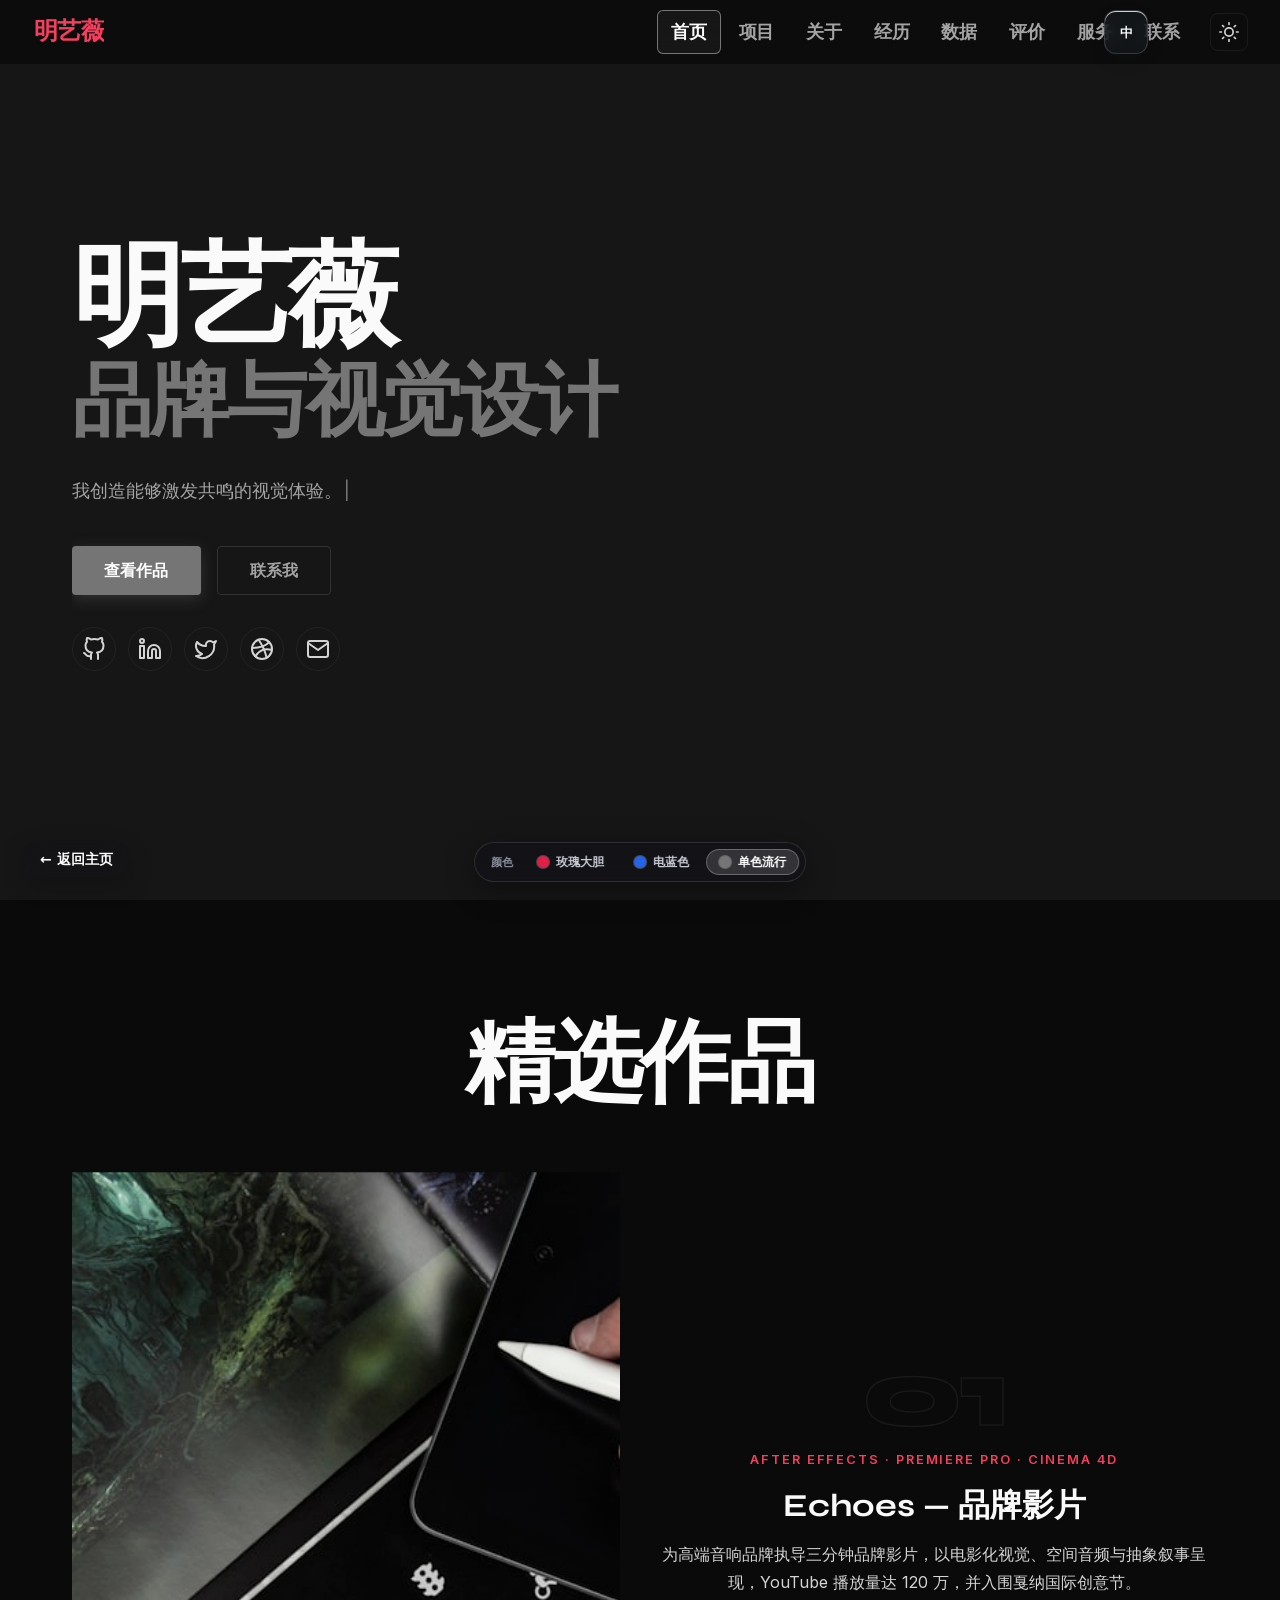
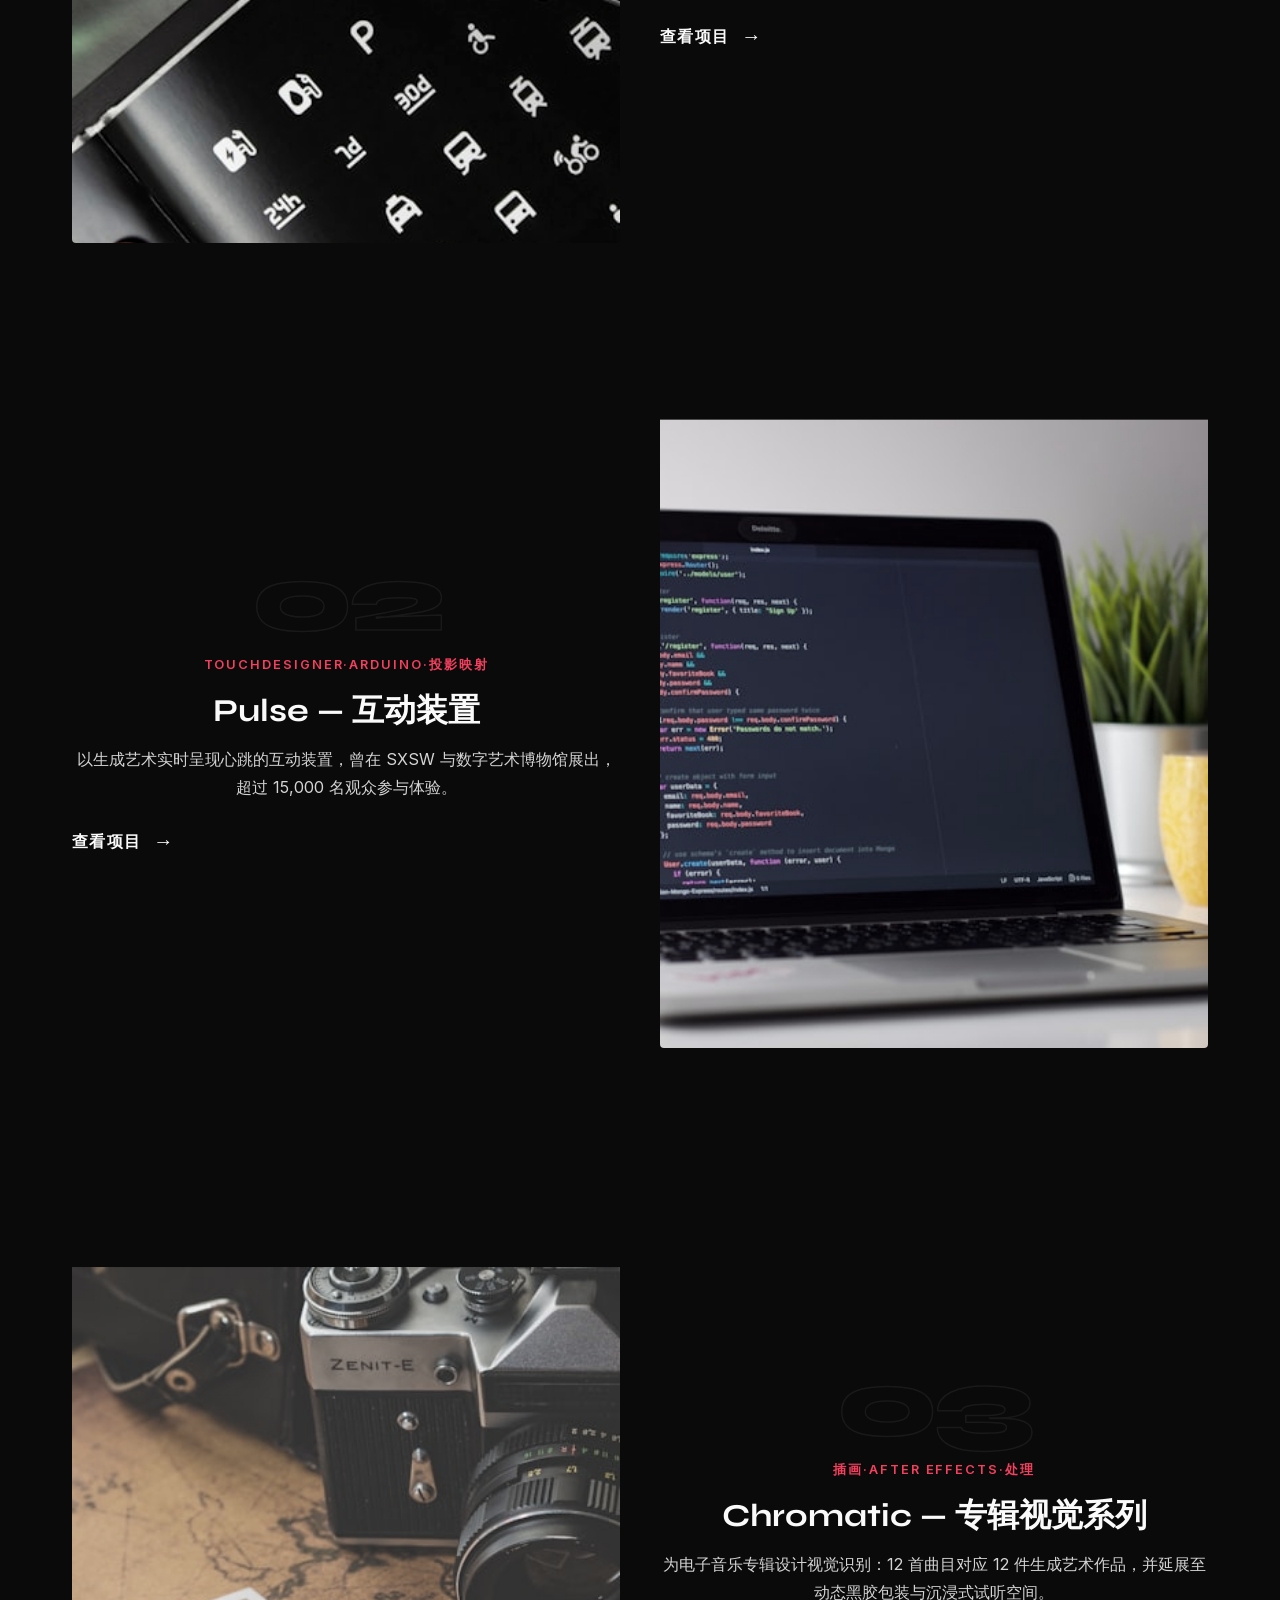
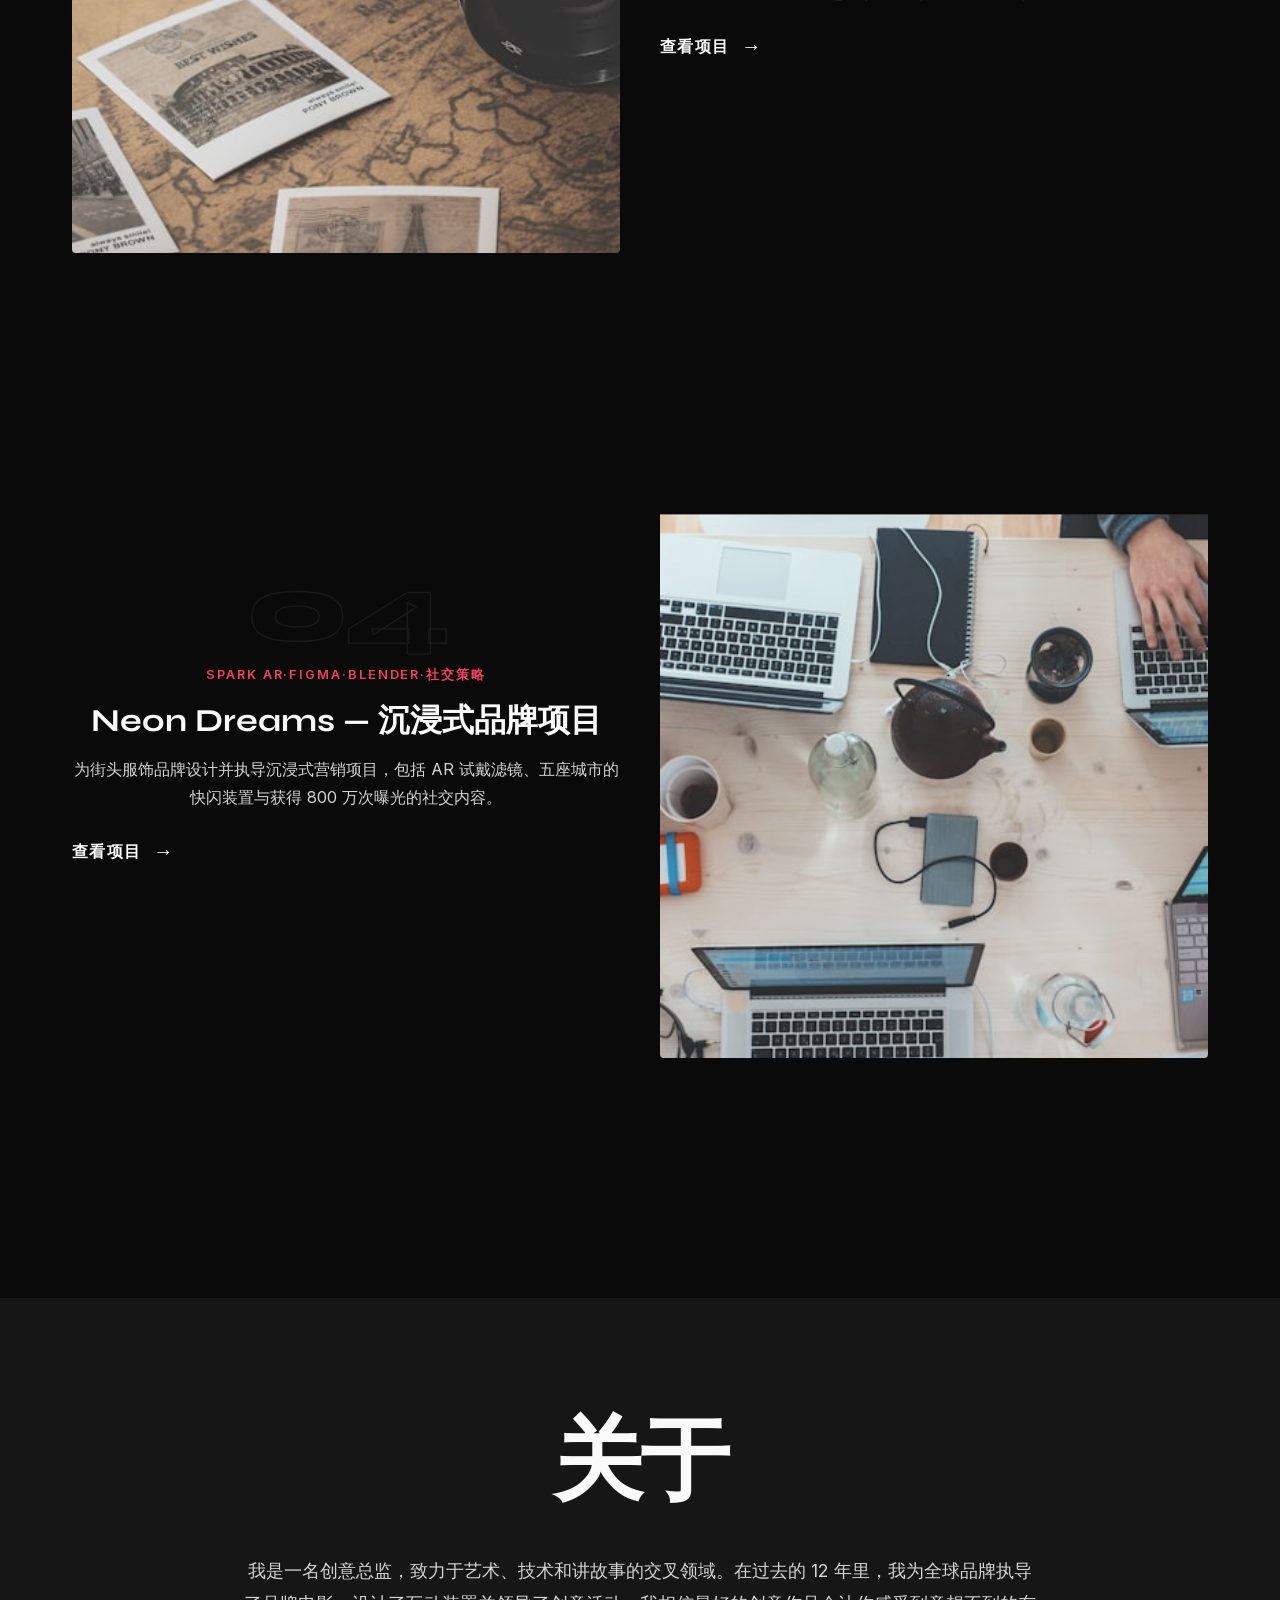
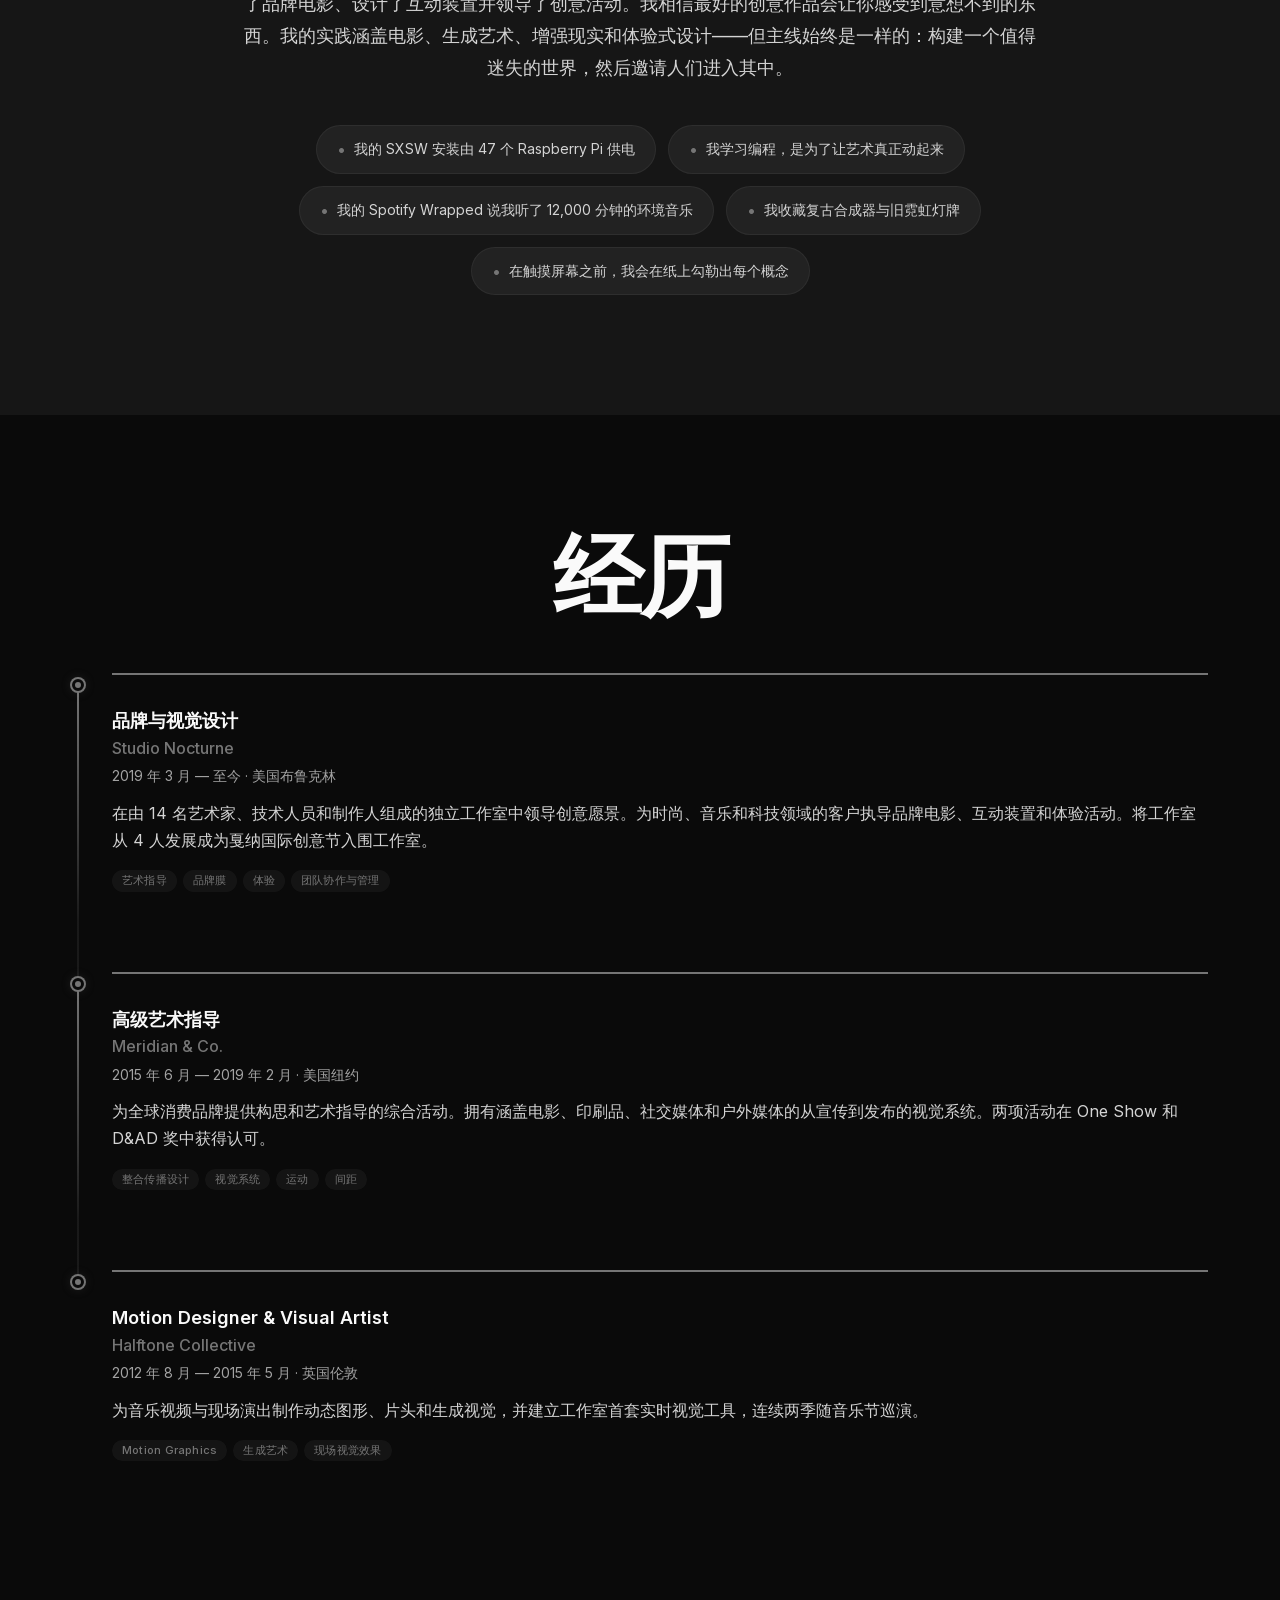
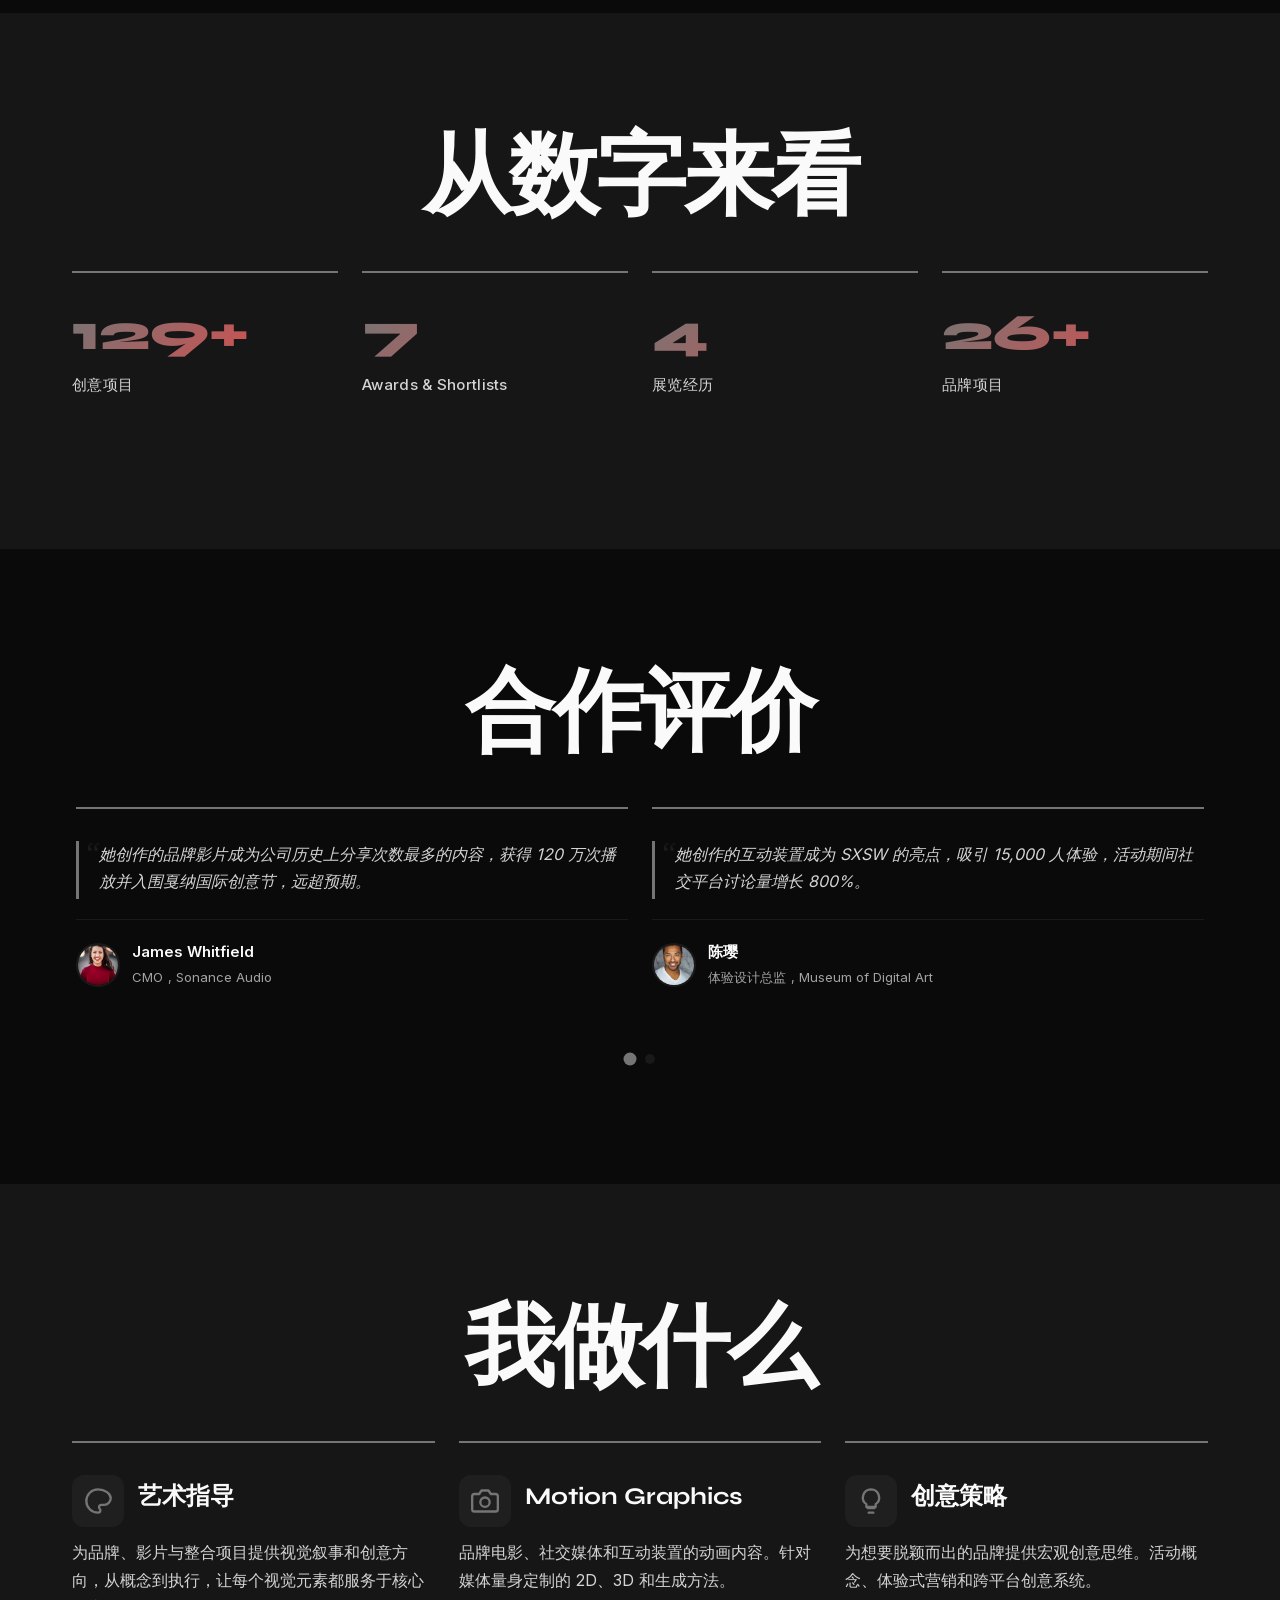
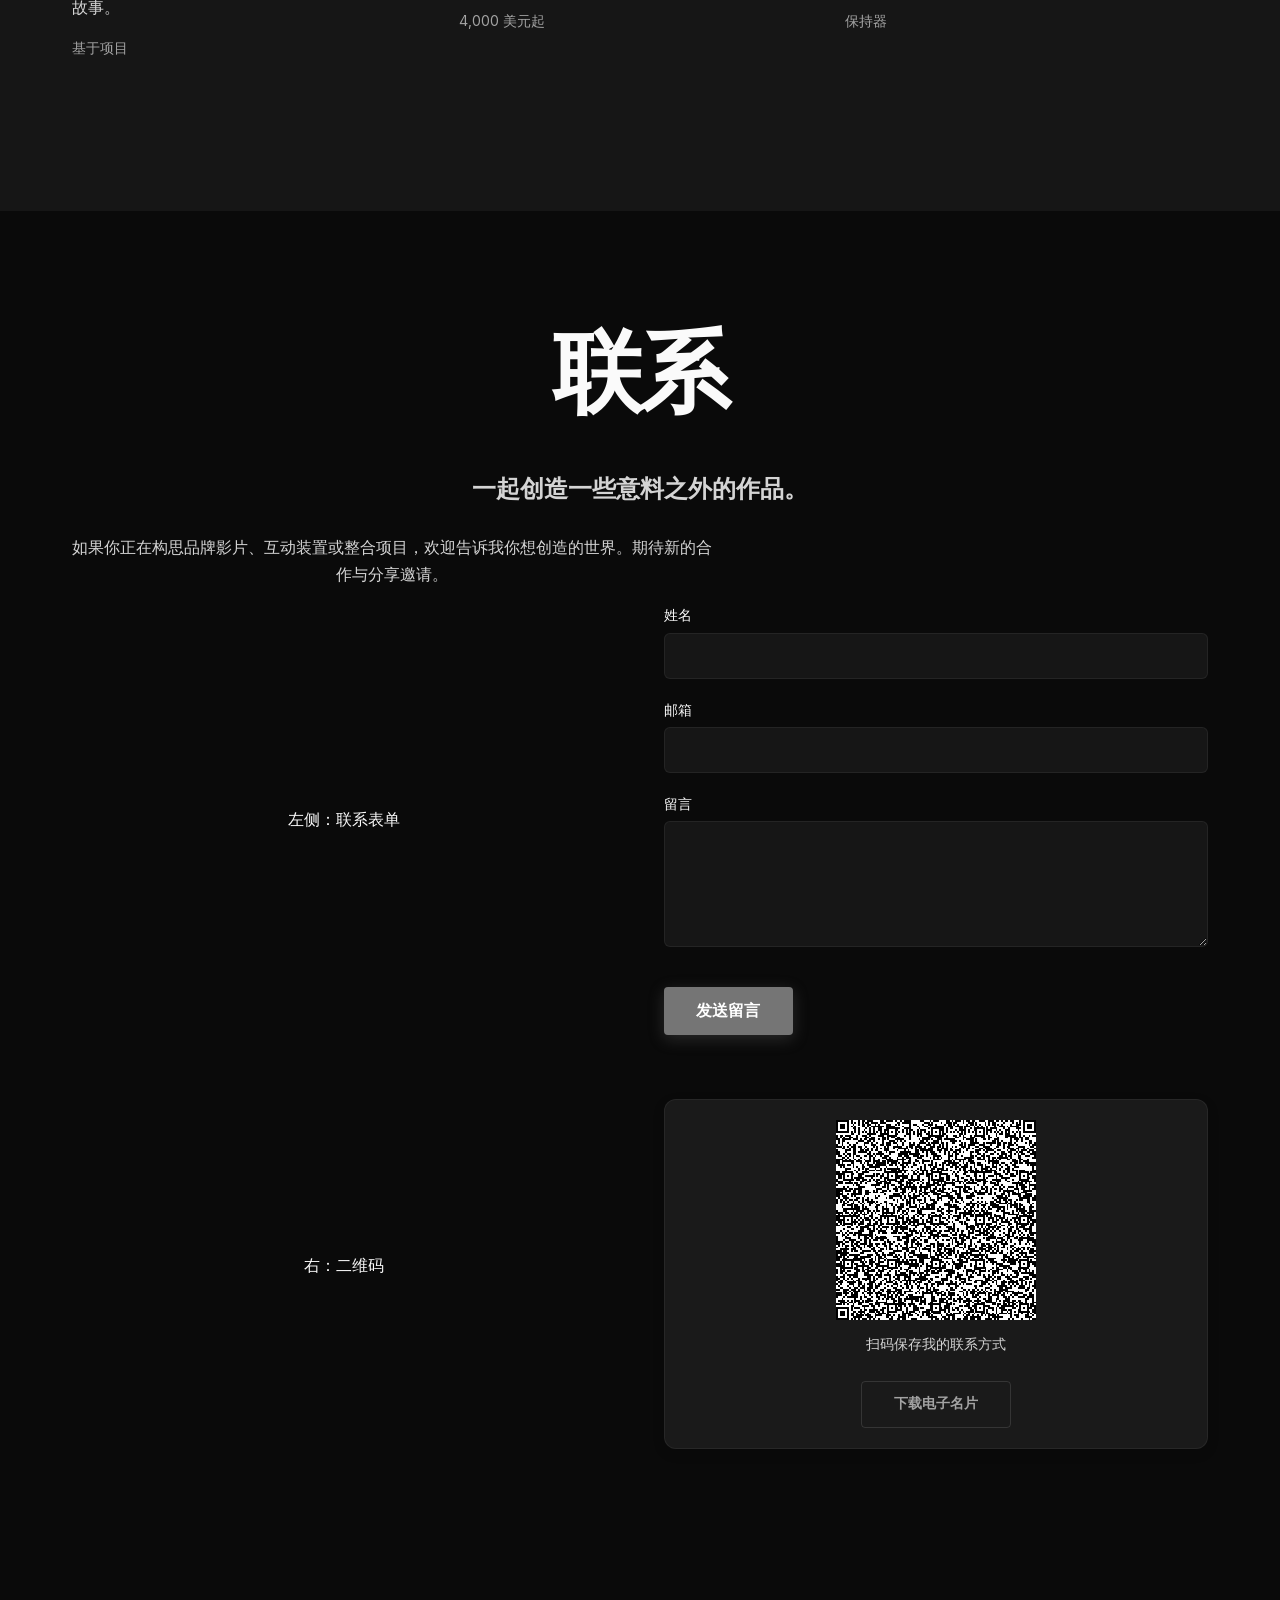
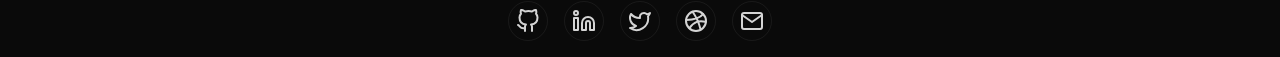
<file: services/brand/v3.html>
<html lang="zh-CN">
<head>
<meta charset="utf-8"/>
<meta content="width=device-width, initial-scale=1" name="viewport"/>
<script id="animfolio-theme-bootstrap">
(function(){
  var scheme='dark';
  try { var saved=localStorage.getItem('animfolio_theme'); if(saved==='dark'||saved==='light') scheme=saved; } catch(e) {}
  document.documentElement.setAttribute('data-animfolio-pre-theme',scheme);
  document.documentElement.classList.add('animfolio-theme-booting');
  window.__animfolioInitialTheme=scheme;
})();
</script>
<style id="animfolio-theme-bootstrap-style">
html[data-animfolio-pre-theme="dark"],html[data-animfolio-pre-theme="dark"] body{background:#0A0A0A;color:#FAFAFA}
html[data-animfolio-pre-theme="light"],html[data-animfolio-pre-theme="light"] body{background:#FAFAFA;color:#0A0A0A}
html.animfolio-theme-booting .animfolio-container,html.animfolio-theme-booting .animfolio-container *{transition:none!important}
</style>

<title>作品集 – AnimFolio Dev — 单色流行</title>
<meta content="明艺薇 — 品牌与视觉设计。" name="description"/>
<style>
@font-face { font-family: 'Syne'; font-style: normal; font-weight: 400 800; font-display: swap; src: url('./assets/fonts/syne-latin.woff2') format('woff2'); }
@font-face { font-family: 'Inter'; font-style: normal; font-weight: 300 700; font-display: swap; src: url('./assets/fonts/inter-latin.woff2') format('woff2'); }
@font-face { font-family: 'JetBrains Mono'; font-style: normal; font-weight: 400 700; font-display: swap; src: url('./assets/fonts/jetbrains-mono-latin.woff2') format('woff2'); }

/*# sourceURL=animfolio-fonts-local-inline-css */
</style>
<link href="./assets/css/animfolio-base.css" rel="stylesheet"/>
<link href="./assets/css/animfolio-animations.css" rel="stylesheet"/>
<link href="./assets/css/animfolio-nav.css" rel="stylesheet"/>
<link href="./assets/css/animfolio-contact.css" rel="stylesheet"/>
<link href="./assets/css/animfolio-gallery.css" rel="stylesheet"/>
<link href="./assets/css/animfolio-qr.css" rel="stylesheet"/>
<link href="./assets/css/animfolio-print.css" media="print" rel="stylesheet"/>
<link href="./assets/css/format.css" rel="stylesheet"/>
<style id="animfolio-theme-vars">
.animfolio-container {
	--animfolio-accent: #757575 !important;
	--animfolio-accent-hover: #6b6b6b !important;
	--animfolio-accent-light: rgba(117, 117, 117, 0.1) !important;
	--animfolio-accent-subtle: rgba(117, 117, 117, 0.12) !important;
	--animfolio-accent-shadow: rgba(117, 117, 117, 0.3) !important;
	--animfolio-accent-glow: rgba(117, 117, 117, 0.5) !important;
	--animfolio-secondary: #EF4444 !important;
	--animfolio-secondary-hover: #e53a3a !important;
	--animfolio-secondary-light: rgba(239, 68, 68, 0.1) !important;
	--animfolio-on-accent: #ffffff !important;
	--animfolio-on-secondary: #14110f !important;
	--animfolio-bg: #0A0A0A;
	--animfolio-bg-secondary: #161616;
	--animfolio-bg-tertiary: #1e1e1e;
	--animfolio-text: #FAFAFA;
	--animfolio-text-secondary: #a0a0a0;
	--animfolio-text-muted: #8a8a8a;
	--animfolio-border: rgba(255, 255, 255, 0.1);
	--animfolio-border-strong: rgba(255, 255, 255, 0.2);
	--animfolio-surface: #1a1a1a;
	--animfolio-surface-hover: #222222;
	--animfolio-overlay: rgba(0, 0, 0, 0.75);
	--animfolio-success: #22c55e;
	--animfolio-warning: #f59e0b;
	--animfolio-error: #ef4444;
	--animfolio-info: #3b82f6;
	--animfolio-font-heading: 'Syne', -apple-system, BlinkMacSystemFont, sans-serif;
	--animfolio-font-body: 'Inter', -apple-system, BlinkMacSystemFont, sans-serif;
	--animfolio-font-mono: 'JetBrains Mono', 'Fira Code', 'Consolas', monospace;
	--animfolio-font-size-base: 16px;
	--animfolio-font-size-h1: clamp(2.5rem, 5vw, 4rem);
	--animfolio-font-size-h2: clamp(1.75rem, 3.5vw, 2.5rem);
	--animfolio-font-size-h3: 1.5rem;
	--animfolio-font-size-h4: 1.25rem;
	--animfolio-font-weight-bold: 700;
	--animfolio-font-weight-medium: 500;
	--animfolio-line-height: 1.6;
	--animfolio-letter-spacing: 0em;
	--animfolio-container-width: 1200px;
	--animfolio-section-spacing: 100px;
	--animfolio-radius: 12px;
	--animfolio-radius-sm: 6px;
	--animfolio-radius-lg: 16px;
	--animfolio-shadow-sm: 0 1px 2px rgba(0, 0, 0, 0.1);
	--animfolio-shadow-md: 0 4px 12px rgba(0, 0, 0, 0.15);
	--animfolio-shadow-lg: 0 10px 30px rgba(0, 0, 0, 0.2);
	--animfolio-shadow-xl: 0 20px 50px rgba(0, 0, 0, 0.3);
	--animfolio-duration: 0.6s;
	--animfolio-delay: 0s;
	--animfolio-easing: cubic-bezier(0.4, 0, 0.2, 1);
	--animfolio-easing-bounce: cubic-bezier(0.34, 1.56, 0.64, 1);
	--animfolio-stagger: 0.1s;
	--animfolio-transition-fast: 150ms ease;
	--animfolio-transition-normal: 300ms ease;
	--animfolio-transition-slow: 500ms ease;
	--animfolio-z-base: 1;
	--animfolio-z-dropdown: 100;
	--animfolio-z-sticky: 200;
	--animfolio-z-nav: 300;
	--animfolio-z-modal: 400;
	--animfolio-z-lightbox: 500;
	--animfolio-z-tooltip: 600;
	--animfolio-z-cursor: 700;
}
.animfolio-container--light, .animfolio-container[data-animfolio-scheme="light"] {
	--animfolio-bg: #FAFAFA;
	--animfolio-bg-secondary: #f5f5f5;
	--animfolio-bg-tertiary: #ebebeb;
	--animfolio-text: #0A0A0A;
	--animfolio-text-secondary: #555555;
	--animfolio-text-muted: #767676;
	--animfolio-border: rgba(0, 0, 0, 0.1);
	--animfolio-border-strong: rgba(0, 0, 0, 0.2);
	--animfolio-surface: #ffffff;
	--animfolio-surface-hover: #f9f9f9;
	--animfolio-overlay: rgba(0, 0, 0, 0.5);
	--animfolio-shadow-sm: 0 1px 2px rgba(0, 0, 0, 0.05);
	--animfolio-shadow-md: 0 4px 12px rgba(0, 0, 0, 0.08);
	--animfolio-shadow-lg: 0 10px 30px rgba(0, 0, 0, 0.1);
	--animfolio-shadow-xl: 0 20px 50px rgba(0, 0, 0, 0.15);
	--animfolio-accent-light: rgba(117, 117, 117, 0.08) !important;
	--animfolio-accent-subtle: rgba(117, 117, 117, 0.05) !important;
	--animfolio-accent-shadow: rgba(117, 117, 117, 0.2) !important;
	--animfolio-accent-glow: rgba(117, 117, 117, 0.15) !important;
	--animfolio-on-accent: #ffffff !important;
	--animfolio-on-secondary: #14110f !important;
}
@media (prefers-color-scheme: light) {
	.animfolio-container--auto {
		--animfolio-bg: #FAFAFA;
		--animfolio-bg-secondary: #f5f5f5;
		--animfolio-bg-tertiary: #ebebeb;
		--animfolio-text: #0A0A0A;
		--animfolio-text-secondary: #555555;
		--animfolio-text-muted: #767676;
		--animfolio-border: rgba(0, 0, 0, 0.1);
		--animfolio-border-strong: rgba(0, 0, 0, 0.2);
		--animfolio-surface: #ffffff;
		--animfolio-surface-hover: #f9f9f9;
		--animfolio-overlay: rgba(0, 0, 0, 0.5);
		--animfolio-shadow-sm: 0 1px 2px rgba(0, 0, 0, 0.05);
		--animfolio-shadow-md: 0 4px 12px rgba(0, 0, 0, 0.08);
		--animfolio-shadow-lg: 0 10px 30px rgba(0, 0, 0, 0.1);
		--animfolio-shadow-xl: 0 20px 50px rgba(0, 0, 0, 0.15);
		--animfolio-accent-light: rgba(117, 117, 117, 0.08) !important;
		--animfolio-accent-subtle: rgba(117, 117, 117, 0.05) !important;
		--animfolio-accent-shadow: rgba(117, 117, 117, 0.2) !important;
		--animfolio-accent-glow: rgba(117, 117, 117, 0.15) !important;
		--animfolio-on-accent: #ffffff !important;
		--animfolio-on-secondary: #14110f !important;
	}
}

.animfolio-container *,.animfolio-container *::before,.animfolio-container *::after{box-sizing:border-box}html{scroll-behavior:smooth;-webkit-font-smoothing:antialiased;-moz-osx-font-smoothing:grayscale}body{margin:0;padding:0;background:#0A0A0A;color:#FAFAFA;font-family:var(--animfolio-font-body,'Inter',-apple-system,BlinkMacSystemFont,'Segoe UI',sans-serif);font-size:var(--animfolio-font-size-base,16px);line-height:var(--animfolio-line-height,1.6);overflow-x:hidden}body.admin-bar{padding-top:32px}body.admin-bar .animfolio-nav--sticky{top:32px}@media screen and (max-width:782px){body.admin-bar{padding-top:46px}body.admin-bar .animfolio-nav--sticky{top:46px}}.wp-site-blocks,.entry-content,.page-content,.post-content{all:unset;display:block}
/*# sourceURL=animfolio-base-inline-css */
</style>
<script>
document.documentElement.className+=" animfolio-js";(function(){function r(){if(window.animfolio&&window.animfolio._initialized){return;}var e=document.querySelectorAll("[data-animfolio-animate]:not(.animfolio-visible),.animfolio-stagger__item:not(.animfolio-visible)");for(var i=0;i<e.length;i++){e[i].classList.add("animfolio-visible");}}if(document.readyState==="complete"){setTimeout(r,1500);}else{window.addEventListener("load",function(){setTimeout(r,1500);});}setTimeout(r,4000);})();
//# sourceURL=animfolio-failsafe-js-after
</script>
<style>.service-back{position:fixed;left:22px;bottom:22px;z-index:99999;padding:12px 18px;border-radius:999px;background:rgba(20,20,24,.82);color:#fff;text-decoration:none;font:600 14px/1 system-ui;backdrop-filter:blur(12px);box-shadow:0 8px 25px rgba(0,0,0,.18)}</style><link href="../service-language.css?v=6" rel="stylesheet"/></head>
<body><button aria-label="切换为英文" aria-pressed="true" class="service-language-toggle" data-language="zh" type="button"><span aria-hidden="true" class="service-language-symbol">中</span></button><a aria-label="返回个人主页服务模块" class="service-back" href="../../#services">← 返回主页</a>
<script>window.ANIMFOLIO_CONTACT_EMAIL = "you@example.com";</script>
<div class="animfolio-container animfolio-container--dark animfolio-container--format-12 animfolio-container--one-page" data-animfolio-format="format-12-creative" data-animfolio-intensity="medium" data-animfolio-scheme="dark"><script id="animfolio-theme-apply">(function(){var c=document.currentScript.parentElement,s=window.__animfolioInitialTheme||c.getAttribute('data-animfolio-scheme');c.setAttribute('data-animfolio-scheme',s);c.classList.remove('animfolio-container--dark','animfolio-container--light');c.classList.add('animfolio-container--'+s);requestAnimationFrame(function(){requestAnimationFrame(function(){document.documentElement.classList.remove('animfolio-theme-booting')})})})();</script><a class="animfolio-skip-link" href="#hero">跳到主要内容</a><nav aria-label="作品集导航" class="animfolio-nav animfolio-nav--horizontal animfolio-nav--sticky" role="navigation"><a class="animfolio-nav__logo" href="#hero">明艺薇</a><button aria-controls="animfolio-nav-menu" aria-expanded="false" aria-label="切换导航" class="animfolio-nav__toggle"><span aria-hidden="true" class="animfolio-nav__toggle-bar"></span><span aria-hidden="true" class="animfolio-nav__toggle-bar"></span><span aria-hidden="true" class="animfolio-nav__toggle-bar"></span></button><ul class="animfolio-nav__list" id="animfolio-nav-menu"><li class="animfolio-nav__item"><a class="animfolio-nav__link" data-animfolio-section="hero" href="#hero">首页</a></li><li class="animfolio-nav__item"><a class="animfolio-nav__link" data-animfolio-section="projects" href="#projects">项目</a></li><li class="animfolio-nav__item"><a class="animfolio-nav__link" data-animfolio-section="about" href="#about">关于</a></li><li class="animfolio-nav__item"><a class="animfolio-nav__link" data-animfolio-section="experience" href="#experience">经历</a></li><li class="animfolio-nav__item"><a class="animfolio-nav__link" data-animfolio-section="stats" href="#stats">数据</a></li><li class="animfolio-nav__item"><a class="animfolio-nav__link" data-animfolio-section="testimonials" href="#testimonials">评价</a></li><li class="animfolio-nav__item"><a class="animfolio-nav__link" data-animfolio-section="services" href="#services">服务</a></li><li class="animfolio-nav__item"><a class="animfolio-nav__link" data-animfolio-section="contact" href="#contact">联系</a></li></ul><button aria-label="切换明暗模式" class="animfolio-theme-toggle"><span aria-hidden="true" class="animfolio-theme-toggle__icon animfolio-theme-toggle__icon--sun"><svg fill="none" height="20" stroke="currentColor" stroke-linecap="round" stroke-linejoin="round" stroke-width="2" viewbox="0 0 24 24" width="20"><circle cx="12" cy="12" r="5"></circle><line x1="12" x2="12" y1="1" y2="3"></line><line x1="12" x2="12" y1="21" y2="23"></line><line x1="4.22" x2="5.64" y1="4.22" y2="5.64"></line><line x1="18.36" x2="19.78" y1="18.36" y2="19.78"></line><line x1="1" x2="3" y1="12" y2="12"></line><line x1="21" x2="23" y1="12" y2="12"></line><line x1="4.22" x2="5.64" y1="19.78" y2="18.36"></line><line x1="18.36" x2="19.78" y1="5.64" y2="4.22"></line></svg></span><span aria-hidden="true" class="animfolio-theme-toggle__icon animfolio-theme-toggle__icon--moon"><svg fill="none" height="20" stroke="currentColor" stroke-linecap="round" stroke-linejoin="round" stroke-width="2" viewbox="0 0 24 24" width="20"><path d="M21 12.79A9 9 0 1111.21 3 7 7 0 0021 12.79z"></path></svg></span></button></nav><section class="animfolio-section animfolio-section--hero animfolio-section--align-center" data-animfolio-section="hero" id="hero"><div class="animfolio-inner">
<div class="animfolio-hero">
<div class="animfolio-hero__content">
<h1 class="animfolio-hero__name" data-animfolio-animate="fade-up">明艺薇</h1>
<h2 class="animfolio-hero__title" data-animfolio-animate="fade-up" data-animfolio-delay="0.1">品牌与视觉设计</h2>
<div class="animfolio-hero__subtitle animfolio-hero__typed" data-animfolio-animate="fade-up" data-animfolio-delay="0.2" data-animfolio-typed='["我创造能够激发共鸣的视觉体验。", "让艺术与技术相遇。", "持续探索创意边界。", "让人感受到意料之外的触动。"]'>我创造能够激发共鸣的视觉体验。</div>
<div class="animfolio-hero__cta" data-animfolio-animate="fade-up" data-animfolio-delay="0.3">
<a class="animfolio-button animfolio-button--primary animfolio-hero__cta-primary" href="#projects">
						查看作品					</a>
<a class="animfolio-button animfolio-button--secondary animfolio-hero__cta-secondary" href="#contact">
						联系我					</a>
</div>
<div class="animfolio-hero__social animfolio-social-icons animfolio-social-icons--outline" data-animfolio-animate="fade-up" data-animfolio-delay="0.4">
<a aria-label="Github" href="https://github.com/yourusername" rel="noopener noreferrer" target="_blank">
<svg aria-hidden="true" fill="none" height="24" stroke="currentColor" stroke-linecap="round" stroke-linejoin="round" stroke-width="2" viewbox="0 0 24 24" width="24" xmlns="http://www.w3.org/2000/svg"><path d="M9 19c-5 1.5-5-2.5-7-3m14 6v-3.87a3.37 3.37 0 0 0-.94-2.61c3.14-.35 6.44-1.54 6.44-7A5.44 5.44 0 0 0 20 4.77 5.07 5.07 0 0 0 19.91 1S18.73.65 16 2.48a13.38 13.38 0 0 0-7 0C6.27.65 5.09 1 5.09 1A5.07 5.07 0 0 0 5 4.77a5.44 5.44 0 0 0-1.5 3.78c0 5.42 3.3 6.61 6.44 7A3.37 3.37 0 0 0 9 18.13V22"></path></svg> <span class="animfolio-social__label">Github</span>
</a>
<a aria-label="领英" href="https://linkedin.com/in/yourusername" rel="noopener noreferrer" target="_blank">
<svg aria-hidden="true" fill="none" height="24" stroke="currentColor" stroke-linecap="round" stroke-linejoin="round" stroke-width="2" viewbox="0 0 24 24" width="24" xmlns="http://www.w3.org/2000/svg"><path d="M16 8a6 6 0 0 1 6 6v7h-4v-7a2 2 0 0 0-2-2 2 2 0 0 0-2 2v7h-4v-7a6 6 0 0 1 6-6z"></path><rect height="12" width="4" x="2" y="9"></rect><circle cx="4" cy="4" r="2"></circle></svg> <span class="animfolio-social__label">领英</span>
</a>
<a aria-label="推特" href="https://twitter.com/yourusername" rel="noopener noreferrer" target="_blank">
<svg aria-hidden="true" fill="none" height="24" stroke="currentColor" stroke-linecap="round" stroke-linejoin="round" stroke-width="2" viewbox="0 0 24 24" width="24" xmlns="http://www.w3.org/2000/svg"><path d="M22 4s-.7 2.1-2 3.4c1.6 10-9.4 17.3-18 11.6 2.2.1 4.4-.6 6-2C3 15.5.5 9.6 3 5c2.2 2.6 5.6 4.1 9 4-.9-4.2 4-6.6 7-3.8 1.1 0 3-1.2 3-1.2z"></path></svg> <span class="animfolio-social__label">推特</span>
</a>
<a aria-label="运球" href="https://dribbble.com/yourusername" rel="noopener noreferrer" target="_blank">
<svg aria-hidden="true" fill="none" height="24" stroke="currentColor" stroke-linecap="round" stroke-linejoin="round" stroke-width="2" viewbox="0 0 24 24" width="24" xmlns="http://www.w3.org/2000/svg"><circle cx="12" cy="12" r="10"></circle><path d="M8.56 2.75c4.37 6.03 6.02 9.42 8.03 17.72m2.54-15.38c-3.72 4.35-8.94 5.66-16.88 5.85m19.5 1.9c-3.5-.93-6.63-.82-8.94 0-2.58.92-5.01 2.86-7.44 6.32"></path></svg> <span class="animfolio-social__label">运球</span>
</a>
<a aria-label="邮箱" href="mailto:hello@yourdomain.com" rel="noopener noreferrer" target="_blank">
<svg aria-hidden="true" fill="none" height="24" stroke="currentColor" stroke-linecap="round" stroke-linejoin="round" stroke-width="2" viewbox="0 0 24 24" width="24" xmlns="http://www.w3.org/2000/svg"><path d="M4 4h16c1.1 0 2 .9 2 2v12c0 1.1-.9 2-2 2H4c-1.1 0-2-.9-2-2V6c0-1.1.9-2 2-2z"></path><polyline points="22,6 12,13 2,6"></polyline></svg> <span class="animfolio-social__label">邮箱</span>
</a>
</div>
</div>
</div>
</div><!-- .animfolio-inner --></section><section class="animfolio-section animfolio-section--projects animfolio-section--align-center" data-animfolio-section="projects" id="projects"><div class="animfolio-inner"><div class="animfolio-section__header"><h2 class="animfolio-section__title">精选作品</h2></div>
<div class="animfolio-project-showcase">
<article class="animfolio-project-row" data-animfolio-animate="fade-up" data-animfolio-duration="0.8">
<div class="animfolio-project-image-wrap">
<img alt="Echoes — 品牌影片" class="animfolio-project-image" decoding="async" height="1000" loading="lazy" src="./assets/images/project-design.jpg" width="800"/>
</div>
<div class="animfolio-project-info">
<span aria-hidden="true" class="animfolio-project-info__index">01</span>
<p class="animfolio-project-info__category">After Effects · Premiere Pro · Cinema 4D</p>
<h3 class="animfolio-project-info__title">Echoes — 品牌影片</h3>
<div class="animfolio-project-info__text"><p>为高端音响品牌执导三分钟品牌影片，以电影化视觉、空间音频与抽象叙事呈现，YouTube 播放量达 120 万，并入围戛纳国际创意节。</p>
</div>
<a class="animfolio-project-info__link" href="#" rel="noopener noreferrer" target="_blank">
<span class="animfolio-project-info__link-label">查看项目</span>
<span aria-hidden="true" class="animfolio-project-info__link-arrow">→</span>
</a>
</div>
</article>
<article class="animfolio-project-row" data-animfolio-animate="fade-up" data-animfolio-duration="0.8">
<div class="animfolio-project-image-wrap">
<img alt="Pulse — 互动装置" class="animfolio-project-image" decoding="async" height="1000" loading="lazy" src="./assets/images/project-tech.jpg" width="800"/>
</div>
<div class="animfolio-project-info">
<span aria-hidden="true" class="animfolio-project-info__index">02</span>
<p class="animfolio-project-info__category">TouchDesigner·Arduino·投影映射</p>
<h3 class="animfolio-project-info__title">Pulse — 互动装置</h3>
<div class="animfolio-project-info__text"><p>以生成艺术实时呈现心跳的互动装置，曾在 SXSW 与数字艺术博物馆展出，超过 15,000 名观众参与体验。</p>
</div>
<a class="animfolio-project-info__link" href="#" rel="noopener noreferrer" target="_blank">
<span class="animfolio-project-info__link-label">查看项目</span>
<span aria-hidden="true" class="animfolio-project-info__link-arrow">→</span>
</a>
</div>
</article>
<article class="animfolio-project-row" data-animfolio-animate="fade-up" data-animfolio-duration="0.8">
<div class="animfolio-project-image-wrap">
<img alt="Chromatic — 专辑视觉系列" class="animfolio-project-image" decoding="async" height="1000" loading="lazy" src="./assets/images/project-photo.jpg" width="800"/>
</div>
<div class="animfolio-project-info">
<span aria-hidden="true" class="animfolio-project-info__index">03</span>
<p class="animfolio-project-info__category">插画·After Effects·处理</p>
<h3 class="animfolio-project-info__title">Chromatic — 专辑视觉系列</h3>
<div class="animfolio-project-info__text"><p>为电子音乐专辑设计视觉识别：12 首曲目对应 12 件生成艺术作品，并延展至动态黑胶包装与沉浸式试听空间。</p>
</div>
<a class="animfolio-project-info__link" href="#" rel="noopener noreferrer" target="_blank">
<span class="animfolio-project-info__link-label">查看项目</span>
<span aria-hidden="true" class="animfolio-project-info__link-arrow">→</span>
</a>
</div>
</article>
<article class="animfolio-project-row" data-animfolio-animate="fade-up" data-animfolio-duration="0.8">
<div class="animfolio-project-image-wrap">
<img alt="Neon Dreams — 沉浸式品牌项目" class="animfolio-project-image" decoding="async" height="1000" loading="lazy" src="./assets/images/project-startup.jpg" width="800"/>
</div>
<div class="animfolio-project-info">
<span aria-hidden="true" class="animfolio-project-info__index">04</span>
<p class="animfolio-project-info__category">Spark AR·Figma·Blender·社交策略</p>
<h3 class="animfolio-project-info__title">Neon Dreams — 沉浸式品牌项目</h3>
<div class="animfolio-project-info__text"><p>为街头服饰品牌设计并执导沉浸式营销项目，包括 AR 试戴滤镜、五座城市的快闪装置与获得 800 万次曝光的社交内容。</p>
</div>
<a class="animfolio-project-info__link" href="#" rel="noopener noreferrer" target="_blank">
<span class="animfolio-project-info__link-label">查看项目</span>
<span aria-hidden="true" class="animfolio-project-info__link-arrow">→</span>
</a>
</div>
</article>
</div>
</div><!-- .animfolio-inner --></section><section class="animfolio-section animfolio-section--about animfolio-section--align-center" data-animfolio-section="about" id="about"><div class="animfolio-inner"><div class="animfolio-section__header"><h2 class="animfolio-section__title">关于</h2></div><div class="animfolio-about" data-animfolio-animate="fade-up">
<div class="animfolio-about__bio">我是一名创意总监，致力于艺术、技术和讲故事的交叉领域。在过去的 12 年里，我为全球品牌执导了品牌电影、设计了互动装置并领导了创意活动。我相信最好的创意作品会让你感受到意想不到的东西。我的实践涵盖电影、生成艺术、增强现实和体验式设计——但主线始终是一样的：构建一个值得迷失的世界，然后邀请人们进入其中。</div>
<div class="animfolio-about__fun-facts animfolio-stagger" data-animfolio-stagger="0.1">
<div class="animfolio-about__fun-fact animfolio-stagger__item">
					我的 SXSW 安装由 47 个 Raspberry Pi 供电				</div>
<div class="animfolio-about__fun-fact animfolio-stagger__item">
					我学习编程，是为了让艺术真正动起来				</div>
<div class="animfolio-about__fun-fact animfolio-stagger__item">
					我的 Spotify Wrapped 说我听了 12,000 分钟的环境音乐				</div>
<div class="animfolio-about__fun-fact animfolio-stagger__item">
					我收藏复古合成器与旧霓虹灯牌				</div>
<div class="animfolio-about__fun-fact animfolio-stagger__item">
					在触摸屏幕之前，我会在纸上勾勒出每个概念				</div>
</div>
</div>
</div><!-- .animfolio-inner --></section><section class="animfolio-section animfolio-section--experience animfolio-section--align-center" data-animfolio-section="experience" id="experience"><div class="animfolio-inner"><div class="animfolio-section__header"><h2 class="animfolio-section__title">经历</h2></div>
<div class="animfolio-timeline animfolio-stagger" data-animfolio-animate="fade-up" data-animfolio-stagger="0.1">
<div class="animfolio-timeline__line"></div>
<div class="animfolio-timeline__item animfolio-stagger__item" data-animfolio-animate="fade-up" data-animfolio-delay="0.0">
<div class="animfolio-timeline__dot"></div>
<div class="animfolio-timeline__content animfolio-card animfolio-card--bordered">
<div class="animfolio-timeline__role">品牌与视觉设计</div>
<div class="animfolio-timeline__company">Studio Nocturne</div>
<div class="animfolio-timeline__date">
					2019 年 3 月 — 至今 · 美国布鲁克林									</div>
<div class="animfolio-timeline__description">在由 14 名艺术家、技术人员和制作人组成的独立工作室中领导创意愿景。为时尚、音乐和科技领域的客户执导品牌电影、互动装置和体验活动。将工作室从 4 人发展成为戛纳国际创意节入围工作室。</div>
<div class="animfolio-timeline__tags animfolio-card__tags">
<span class="animfolio-card__tag">艺术指导</span>
<span class="animfolio-card__tag">品牌膜</span>
<span class="animfolio-card__tag">体验</span>
<span class="animfolio-card__tag">团队协作与管理</span>
</div>
</div>
</div>
<div class="animfolio-timeline__item animfolio-stagger__item" data-animfolio-animate="fade-up" data-animfolio-delay="0.1">
<div class="animfolio-timeline__dot"></div>
<div class="animfolio-timeline__content animfolio-card animfolio-card--bordered">
<div class="animfolio-timeline__role">高级艺术指导</div>
<div class="animfolio-timeline__company">Meridian &amp; Co.</div>
<div class="animfolio-timeline__date">
					2015 年 6 月 — 2019 年 2 月 · 美国纽约									</div>
<div class="animfolio-timeline__description">为全球消费品牌提供构思和艺术指导的综合活动。拥有涵盖电影、印刷品、社交媒体和户外媒体的从宣传到发布的视觉系统。两项活动在 One Show 和 D&amp;AD 奖中获得认可。</div>
<div class="animfolio-timeline__tags animfolio-card__tags">
<span class="animfolio-card__tag">整合传播设计</span>
<span class="animfolio-card__tag">视觉系统</span>
<span class="animfolio-card__tag">运动</span>
<span class="animfolio-card__tag">间距</span>
</div>
</div>
</div>
<div class="animfolio-timeline__item animfolio-stagger__item" data-animfolio-animate="fade-up" data-animfolio-delay="0.2">
<div class="animfolio-timeline__dot"></div>
<div class="animfolio-timeline__content animfolio-card animfolio-card--bordered">
<div class="animfolio-timeline__role">Motion Designer &amp; Visual Artist</div>
<div class="animfolio-timeline__company">Halftone Collective</div>
<div class="animfolio-timeline__date">
					2012 年 8 月 — 2015 年 5 月 · 英国伦敦									</div>
<div class="animfolio-timeline__description">为音乐视频与现场演出制作动态图形、片头和生成视觉，并建立工作室首套实时视觉工具，连续两季随音乐节巡演。</div>
<div class="animfolio-timeline__tags animfolio-card__tags">
<span class="animfolio-card__tag">Motion Graphics</span>
<span class="animfolio-card__tag">生成艺术</span>
<span class="animfolio-card__tag">现场视觉效果</span>
</div>
</div>
</div>
</div>
</div><!-- .animfolio-inner --></section><section class="animfolio-section animfolio-section--stats animfolio-section--align-center" data-animfolio-section="stats" id="stats"><div class="animfolio-inner"><div class="animfolio-section__header"><h2 class="animfolio-section__title">从数字来看</h2></div><div class="animfolio-stats animfolio-stagger" data-animfolio-stagger="0.15">
<div class="animfolio-stat animfolio-card animfolio-card--bordered animfolio-stagger__item">
<span class="animfolio-stat__number" data-animfolio-counter="150" data-animfolio-decimals="0" data-animfolio-prefix="" data-animfolio-suffix="+">150+</span>
<span class="animfolio-stat__label">创意项目</span>
</div>
<div class="animfolio-stat animfolio-card animfolio-card--bordered animfolio-stagger__item">
<span class="animfolio-stat__number" data-animfolio-counter="8" data-animfolio-decimals="0" data-animfolio-prefix="" data-animfolio-suffix="">8</span>
<span class="animfolio-stat__label">Awards &amp; Shortlists</span>
</div>
<div class="animfolio-stat animfolio-card animfolio-card--bordered animfolio-stagger__item">
<span class="animfolio-stat__number" data-animfolio-counter="5" data-animfolio-decimals="0" data-animfolio-prefix="" data-animfolio-suffix="">5</span>
<span class="animfolio-stat__label">展览经历</span>
</div>
<div class="animfolio-stat animfolio-card animfolio-card--bordered animfolio-stagger__item">
<span class="animfolio-stat__number" data-animfolio-counter="30" data-animfolio-decimals="0" data-animfolio-prefix="" data-animfolio-suffix="+">30+</span>
<span class="animfolio-stat__label">品牌项目</span>
</div>
</div>
</div><!-- .animfolio-inner --></section><section class="animfolio-section animfolio-section--testimonials animfolio-section--align-center" data-animfolio-section="testimonials" id="testimonials"><div class="animfolio-inner"><div class="animfolio-section__header"><h2 class="animfolio-section__title">合作评价</h2></div><div class="animfolio-testimonials-carousel" data-animfolio-animate="fade-up">
<div class="animfolio-testimonials-carousel__track" id="animfolio-testimonials-track">
<div class="animfolio-testimonials-carousel__slide" id="testimonial-slide-0">
<div class="animfolio-testimonial animfolio-card animfolio-card--bordered">
<blockquote class="animfolio-testimonial__quote">她创作的品牌影片成为公司历史上分享次数最多的内容，获得 120 万次播放并入围戛纳国际创意节，远超预期。</blockquote>
<div class="animfolio-card__footer">
<img alt="James Whitfield" class="animfolio-testimonial__photo" decoding="async" height="40" loading="lazy" src="./assets/images/avatar-1.jpg" width="40"/>
<div>
<strong class="animfolio-testimonial__author">James Whitfield</strong>
<span class="animfolio-testimonial__role">CMO</span>
<span class="animfolio-testimonial__company">, Sonance Audio</span>
</div>
</div>
</div>
<div class="animfolio-testimonial animfolio-card animfolio-card--bordered">
<blockquote class="animfolio-testimonial__quote">她创作的互动装置成为 SXSW 的亮点，吸引 15,000 人体验，活动期间社交平台讨论量增长 800%。</blockquote>
<div class="animfolio-card__footer">
<img alt="Maya Chen" class="animfolio-testimonial__photo" decoding="async" height="40" loading="lazy" src="./assets/images/avatar-2.jpg" width="40"/>
<div>
<strong class="animfolio-testimonial__author">陈璎</strong>
<span class="animfolio-testimonial__role">体验设计总监</span>
<span class="animfolio-testimonial__company">, Museum of Digital Art</span>
</div>
</div>
</div>
</div>
<div class="animfolio-testimonials-carousel__slide animfolio-testimonials-carousel__slide--single" id="testimonial-slide-1">
<div class="animfolio-testimonial animfolio-card animfolio-card--bordered">
<blockquote class="animfolio-testimonial__quote">她能从多数创作者忽略的维度思考，把 AR 滤镜、实体装置与数字活动整合成统一的品牌体验。</blockquote>
<div class="animfolio-card__footer">
<img alt="Andre Baptiste" class="animfolio-testimonial__photo" decoding="async" height="40" loading="lazy" src="./assets/images/avatar-3.jpg" width="40"/>
<div>
<strong class="animfolio-testimonial__author">安德烈·巴蒂斯特</strong>
<span class="animfolio-testimonial__role">品牌总监</span>
<span class="animfolio-testimonial__company">, StreetCulture Apparel</span>
</div>
</div>
</div>
</div>
</div>
<div class="animfolio-testimonials-carousel__dots">
<a aria-label="第 1 页" class="animfolio-testimonials-carousel__dot animfolio-testimonials-carousel__dot--active" href="#testimonial-slide-0"></a>
<a aria-label="第 2 页" class="animfolio-testimonials-carousel__dot" href="#testimonial-slide-1"></a>
</div>
</div>
</div><!-- .animfolio-inner --></section><section class="animfolio-section animfolio-section--services animfolio-section--align-center" data-animfolio-section="services" id="services"><div class="animfolio-inner"><div class="animfolio-section__header"><h2 class="animfolio-section__title">我做什么</h2></div><div class="animfolio-grid animfolio-grid--3 animfolio-stagger" data-animfolio-stagger="0.1">
<div class="animfolio-service animfolio-card animfolio-card--bordered animfolio-stagger__item">
<div class="animfolio-service__head">
<div class="animfolio-card__icon animfolio-service__icon">
<svg aria-hidden="true" fill="none" height="28" stroke="currentColor" stroke-linecap="round" stroke-linejoin="round" stroke-width="2" viewbox="0 0 24 24" width="28" xmlns="http://www.w3.org/2000/svg"><path d="M12 2C6.48 2 2 6.48 2 12s4.48 10 10 10c1.1 0 2-.9 2-2 0-.53-.21-1.01-.55-1.36-.34-.36-.55-.84-.55-1.37 0-1.1.9-2 2-2h2.36c3.07 0 5.64-2.57 5.64-5.64C22.91 5.78 18.05 2 12 2z"></path></svg> </div>
<h3 class="animfolio-card__title animfolio-service__title">艺术指导</h3>
</div>
<p class="animfolio-card__body">为品牌、影片与整合项目提供视觉叙事和创意方向，从概念到执行，让每个视觉元素都服务于核心故事。</p>
<span class="animfolio-card__meta">基于项目</span>
</div>
<div class="animfolio-service animfolio-card animfolio-card--bordered animfolio-stagger__item">
<div class="animfolio-service__head">
<div class="animfolio-card__icon animfolio-service__icon">
<svg aria-hidden="true" fill="none" height="28" stroke="currentColor" stroke-linecap="round" stroke-linejoin="round" stroke-width="2" viewbox="0 0 24 24" width="28" xmlns="http://www.w3.org/2000/svg"><path d="M23 19a2 2 0 0 1-2 2H3a2 2 0 0 1-2-2V8a2 2 0 0 1 2-2h4l2-3h6l2 3h4a2 2 0 0 1 2 2z"></path><circle cx="12" cy="13" r="4"></circle></svg> </div>
<h3 class="animfolio-card__title animfolio-service__title">Motion Graphics</h3>
</div>
<p class="animfolio-card__body">品牌电影、社交媒体和互动装置的动画内容。针对媒体量身定制的 2D、3D 和生成方法。</p>
<span class="animfolio-card__meta">4,000 美元起</span>
</div>
<div class="animfolio-service animfolio-card animfolio-card--bordered animfolio-stagger__item">
<div class="animfolio-service__head">
<div class="animfolio-card__icon animfolio-service__icon">
<svg aria-hidden="true" fill="none" height="28" stroke="currentColor" stroke-linecap="round" stroke-linejoin="round" stroke-width="2" viewbox="0 0 24 24" width="28" xmlns="http://www.w3.org/2000/svg"><path d="M9 18h6M10 22h4M12 2a7 7 0 0 0-4 12.7V17h8v-2.3A7 7 0 0 0 12 2z"></path></svg> </div>
<h3 class="animfolio-card__title animfolio-service__title">创意策略</h3>
</div>
<p class="animfolio-card__body">为想要脱颖而出的品牌提供宏观创意思维。活动概念、体验式营销和跨平台创意系统。</p>
<span class="animfolio-card__meta">保持器</span>
</div>
</div>
</div><!-- .animfolio-inner --></section><section class="animfolio-section animfolio-section--contact animfolio-section--align-center" data-animfolio-section="contact" id="contact"><div class="animfolio-inner"><div class="animfolio-section__header"><h2 class="animfolio-section__title">联系</h2></div><div class="animfolio-contact" data-animfolio-animate="fade-up">
<p class="animfolio-contact__heading">一起创造一些意料之外的作品。</p>
<p class="animfolio-contact__description">如果你正在构思品牌影片、互动装置或整合项目，欢迎告诉我你想创造的世界。期待新的合作与分享邀请。</p>
<div class="animfolio-contact__layout">
 左侧：联系表单
<div class="animfolio-contact__form-wrapper">
<form class="animfolio-form" novalidate="">
<div class="animfolio-form__group">
<label class="animfolio-form__label" for="animfolio-name">姓名</label>
<input aria-required="true" class="animfolio-form__input" id="animfolio-name" name="name" required="" type="text"/>
<span class="animfolio-form__error">请填写姓名。</span>
</div>
<div class="animfolio-form__group">
<label class="animfolio-form__label" for="animfolio-email">邮箱</label>
<input aria-required="true" class="animfolio-form__input" id="animfolio-email" name="email" required="" type="email"/>
<span class="animfolio-form__error">请填写有效邮箱。</span>
</div>
<div class="animfolio-form__group">
<label class="animfolio-form__label" for="animfolio-message">留言</label>
<textarea aria-required="true" class="animfolio-form__textarea" id="animfolio-message" name="message" required="" rows="5"></textarea>
<span class="animfolio-form__error">请填写留言内容。</span>
</div>
<div class="animfolio-form__honeypot">
<input autocomplete="off" name="animfolio_hp" tabindex="-1" type="text"/>
</div>
<input name="animfolio_ts" type="hidden" value=""/>
<input name="animfolio_js" type="hidden" value=""/>
<div class="animfolio-form__success">谢谢！我会尽快回复您。</div>
<button class="animfolio-button animfolio-button--primary animfolio-form__submit" type="submit">
						发送留言					</button>
</form>
</div>
 右：二维码
<div class="animfolio-contact__qr-wrapper"><div class="animfolio-qr" data-animfolio-qr="" data-animfolio-vcard="[base64]"><div class="animfolio-qr__code" style="width:200px;height:200px"></div><p class="animfolio-qr__caption">扫码保存我的联系方式</p><a class="animfolio-qr__download animfolio-button animfolio-button--secondary" download="" href="./assets/contact.vcf">下载电子名片</a></div></div> </div>
</div>
</div><!-- .animfolio-inner --></section><button aria-label="返回顶部" class="animfolio-back-to-top"><svg fill="none" height="20" viewbox="0 0 20 20" width="20"><path d="M10 15V5M10 5L5 10M10 5L15 10" stroke="currentColor" stroke-linecap="round" stroke-linejoin="round" stroke-width="2"></path></svg></button><div class="animfolio-progress"><div class="animfolio-progress__bar"></div></div><div class="animfolio-footer-social animfolio-social-icons animfolio-social-icons--outline"><a aria-label="Github" href="https://github.com/yourusername" rel="noopener noreferrer" target="_blank"><svg aria-hidden="true" fill="none" height="24" stroke="currentColor" stroke-linecap="round" stroke-linejoin="round" stroke-width="2" viewbox="0 0 24 24" width="24" xmlns="http://www.w3.org/2000/svg"><path d="M9 19c-5 1.5-5-2.5-7-3m14 6v-3.87a3.37 3.37 0 0 0-.94-2.61c3.14-.35 6.44-1.54 6.44-7A5.44 5.44 0 0 0 20 4.77 5.07 5.07 0 0 0 19.91 1S18.73.65 16 2.48a13.38 13.38 0 0 0-7 0C6.27.65 5.09 1 5.09 1A5.07 5.07 0 0 0 5 4.77a5.44 5.44 0 0 0-1.5 3.78c0 5.42 3.3 6.61 6.44 7A3.37 3.37 0 0 0 9 18.13V22"></path></svg><span class="animfolio-social__label">Github</span></a><a aria-label="领英" href="https://linkedin.com/in/yourusername" rel="noopener noreferrer" target="_blank"><svg aria-hidden="true" fill="none" height="24" stroke="currentColor" stroke-linecap="round" stroke-linejoin="round" stroke-width="2" viewbox="0 0 24 24" width="24" xmlns="http://www.w3.org/2000/svg"><path d="M16 8a6 6 0 0 1 6 6v7h-4v-7a2 2 0 0 0-2-2 2 2 0 0 0-2 2v7h-4v-7a6 6 0 0 1 6-6z"></path><rect height="12" width="4" x="2" y="9"></rect><circle cx="4" cy="4" r="2"></circle></svg><span class="animfolio-social__label">领英</span></a><a aria-label="推特" href="https://twitter.com/yourusername" rel="noopener noreferrer" target="_blank"><svg aria-hidden="true" fill="none" height="24" stroke="currentColor" stroke-linecap="round" stroke-linejoin="round" stroke-width="2" viewbox="0 0 24 24" width="24" xmlns="http://www.w3.org/2000/svg"><path d="M22 4s-.7 2.1-2 3.4c1.6 10-9.4 17.3-18 11.6 2.2.1 4.4-.6 6-2C3 15.5.5 9.6 3 5c2.2 2.6 5.6 4.1 9 4-.9-4.2 4-6.6 7-3.8 1.1 0 3-1.2 3-1.2z"></path></svg><span class="animfolio-social__label">推特</span></a><a aria-label="运球" href="https://dribbble.com/yourusername" rel="noopener noreferrer" target="_blank"><svg aria-hidden="true" fill="none" height="24" stroke="currentColor" stroke-linecap="round" stroke-linejoin="round" stroke-width="2" viewbox="0 0 24 24" width="24" xmlns="http://www.w3.org/2000/svg"><circle cx="12" cy="12" r="10"></circle><path d="M8.56 2.75c4.37 6.03 6.02 9.42 8.03 17.72m2.54-15.38c-3.72 4.35-8.94 5.66-16.88 5.85m19.5 1.9c-3.5-.93-6.63-.82-8.94 0-2.58.92-5.01 2.86-7.44 6.32"></path></svg><span class="animfolio-social__label">运球</span></a><a aria-label="邮箱" href="mailto:hello@yourdomain.com" rel="noopener noreferrer" target="_blank"><svg aria-hidden="true" fill="none" height="24" stroke="currentColor" stroke-linecap="round" stroke-linejoin="round" stroke-width="2" viewbox="0 0 24 24" width="24" xmlns="http://www.w3.org/2000/svg"><path d="M4 4h16c1.1 0 2 .9 2 2v12c0 1.1-.9 2-2 2H4c-1.1 0-2-.9-2-2V6c0-1.1.9-2 2-2z"></path><polyline points="22,6 12,13 2,6"></polyline></svg><span class="animfolio-social__label">邮箱</span></a></div></div>
<div aria-label="Color scheme preview (demo only)" style="position:fixed;left:50%;bottom:18px;transform:translateX(-50%);z-index:99999;display:flex;align-items:center;gap:4px;padding:6px;border-radius:999px;background:rgba(18,18,24,.82);backdrop-filter:blur(10px);-webkit-backdrop-filter:blur(10px);border:1px solid rgba(255,255,255,.12);box-shadow:0 8px 30px rgba(0,0,0,.4)"><span style="padding:0 6px 0 10px;font:700 11px/1 -apple-system,sans-serif;letter-spacing:.4px;text-transform:uppercase;color:#8b90a0">颜色</span><a href="index.html" style="display:inline-flex;align-items:center;gap:7px;padding:6px 12px;border-radius:999px;text-decoration:none;font:600 12px/1 -apple-system,BlinkMacSystemFont,'Segoe UI',Roboto,sans-serif;color:#c9cdd6;background:transparent;border:1px solid transparent;transition:.15s" title="玫瑰大胆"><span style="width:12px;height:12px;border-radius:50%;background:#E11D48;box-shadow:0 0 0 1px rgba(255,255,255,.25)"></span>玫瑰大胆</a><a href="v2.html" style="display:inline-flex;align-items:center;gap:7px;padding:6px 12px;border-radius:999px;text-decoration:none;font:600 12px/1 -apple-system,BlinkMacSystemFont,'Segoe UI',Roboto,sans-serif;color:#c9cdd6;background:transparent;border:1px solid transparent;transition:.15s" title="电蓝色"><span style="width:12px;height:12px;border-radius:50%;background:#2563EB;box-shadow:0 0 0 1px rgba(255,255,255,.25)"></span>电蓝色</a><a aria-current="true" href="v3.html" style="display:inline-flex;align-items:center;gap:7px;padding:6px 12px;border-radius:999px;text-decoration:none;font:600 12px/1 -apple-system,BlinkMacSystemFont,'Segoe UI',Roboto,sans-serif;color:#fff;background:rgba(255,255,255,.14);border:1px solid rgba(255,255,255,.28);transition:.15s" title="单色流行"><span style="width:12px;height:12px;border-radius:50%;background:#757575;box-shadow:0 0 0 1px rgba(255,255,255,.25)"></span>单色流行</a></div>
<script>
var animfolioSettings = {"animationIntensity":"medium","respectReducedMotion":"1","colorScheme":"dark","smoothScroll":"1","scrollBehavior":"smooth","customCursor":"","backToTop":"1","progressBar":"1","darkModeToggle":"1","debugMode":""};
//# sourceURL=animfolio-engine-js-extra
</script>
<script src="./assets/js/wp-shim.js"></script>
<script src="./assets/js/animfolio-engine.js"></script>
<script src="./assets/js/modules/scroll-trigger.js"></script>
<script src="./assets/js/modules/typed-text.js"></script>
<script src="./assets/js/modules/counter.js"></script>
<script src="./assets/js/modules/timeline-draw.js"></script>
<script src="./assets/js/modules/stagger.js"></script>
<script src="./assets/js/modules/parallax.js"></script>
<script src="./assets/js/modules/progress-bar.js"></script>
<script src="./assets/js/modules/smooth-scroll.js"></script>
<script src="./assets/js/modules/theme-toggle.js"></script>
<script src="./assets/js/vendor/qrcode-generator.min.js"></script>
<script src="./assets/js/animfolio-qr.js"></script>
<script src="./assets/js/animfolio-lightbox.js"></script>
<script src="./assets/js/animfolio-casestudy.js"></script>
<script src="./assets/js/format.js"></script>
<script src="./assets/js/animfolio-contact-static.js"></script>
<script src="../service-language.js?v=4"></script></body>
</html>
</file>
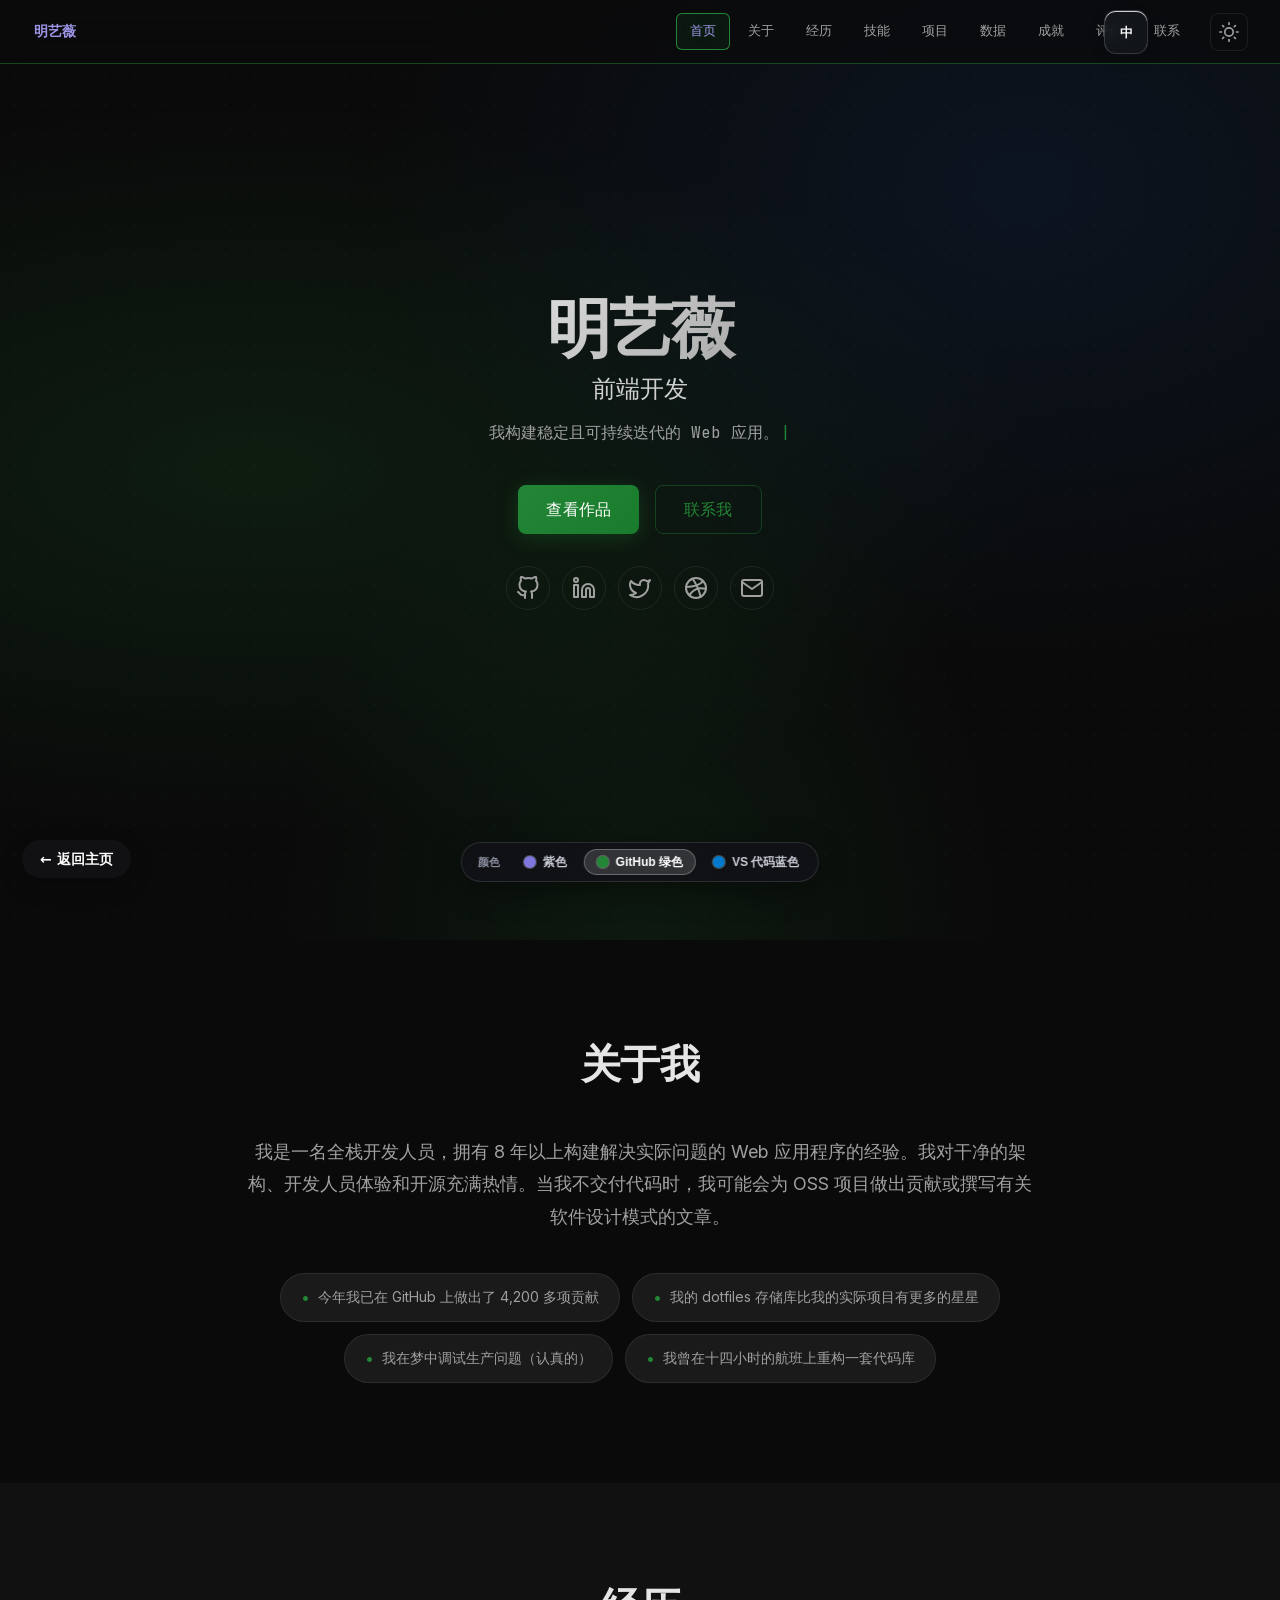
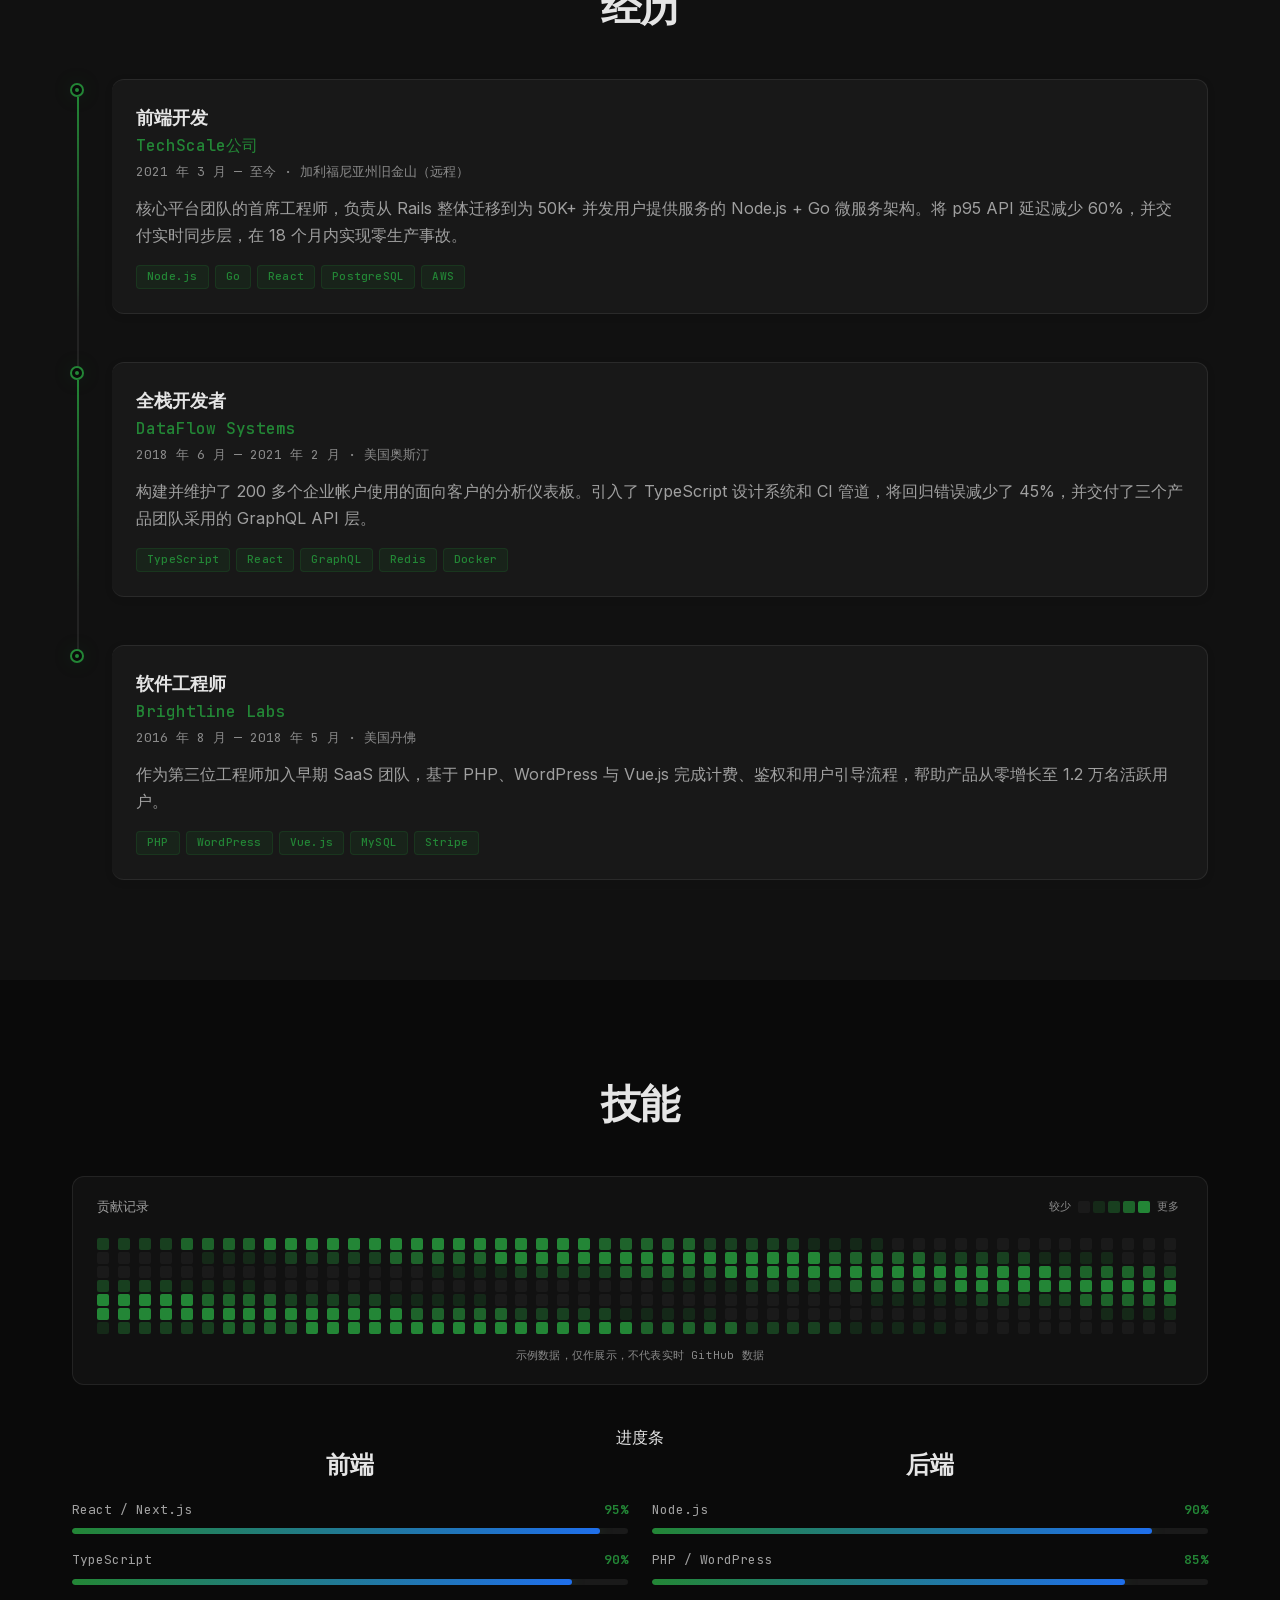
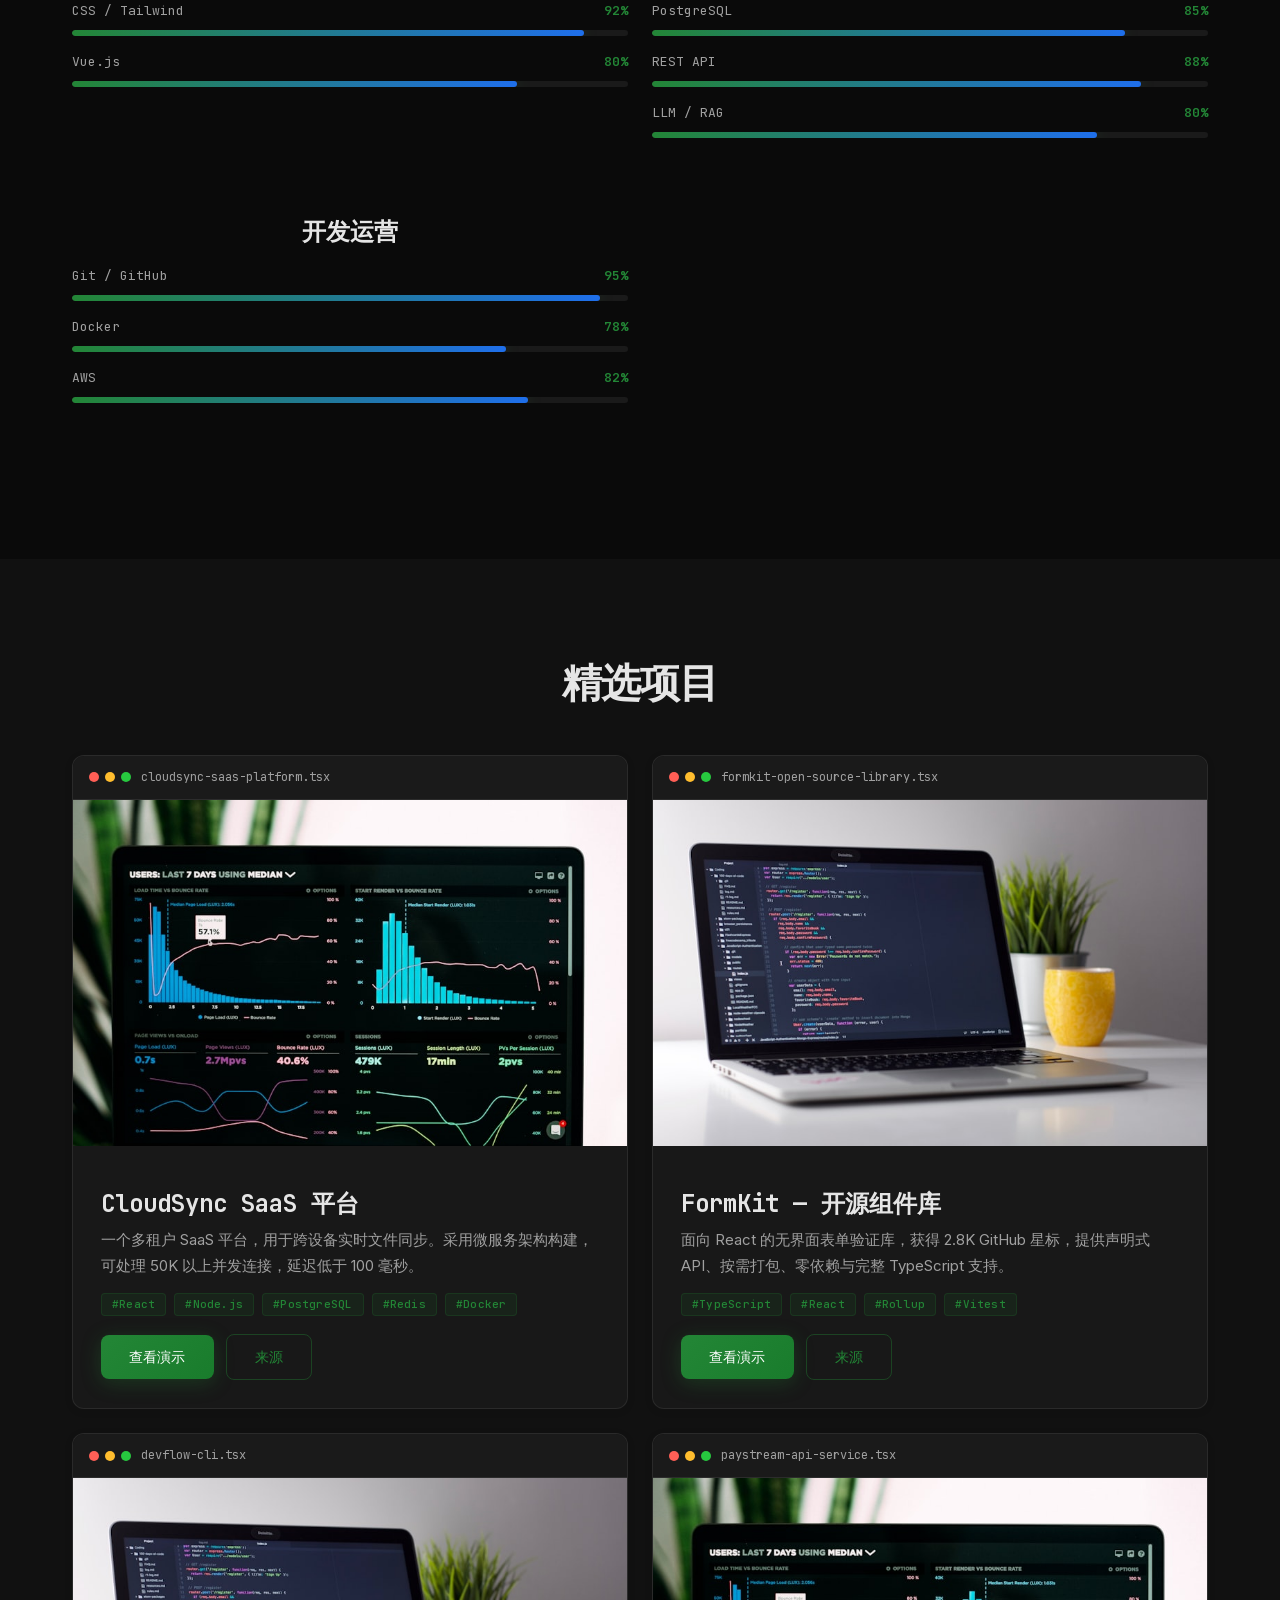
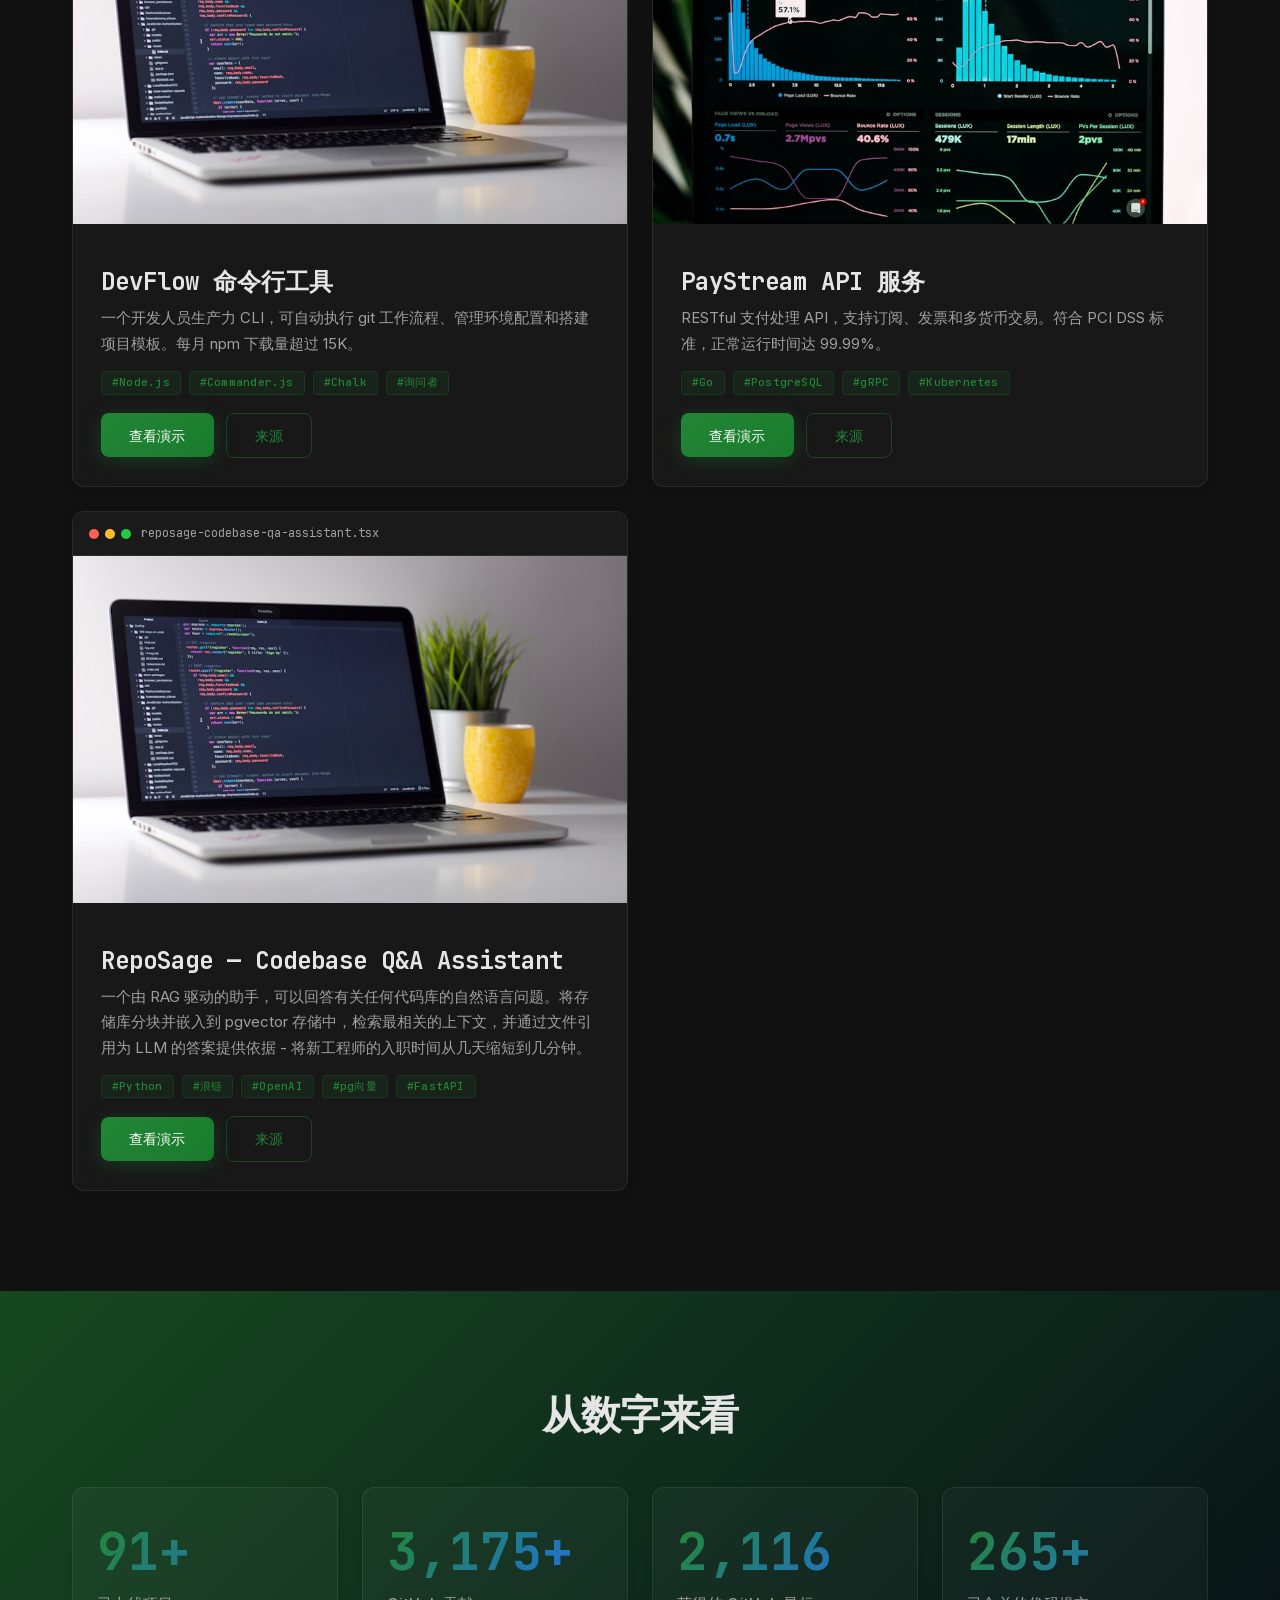
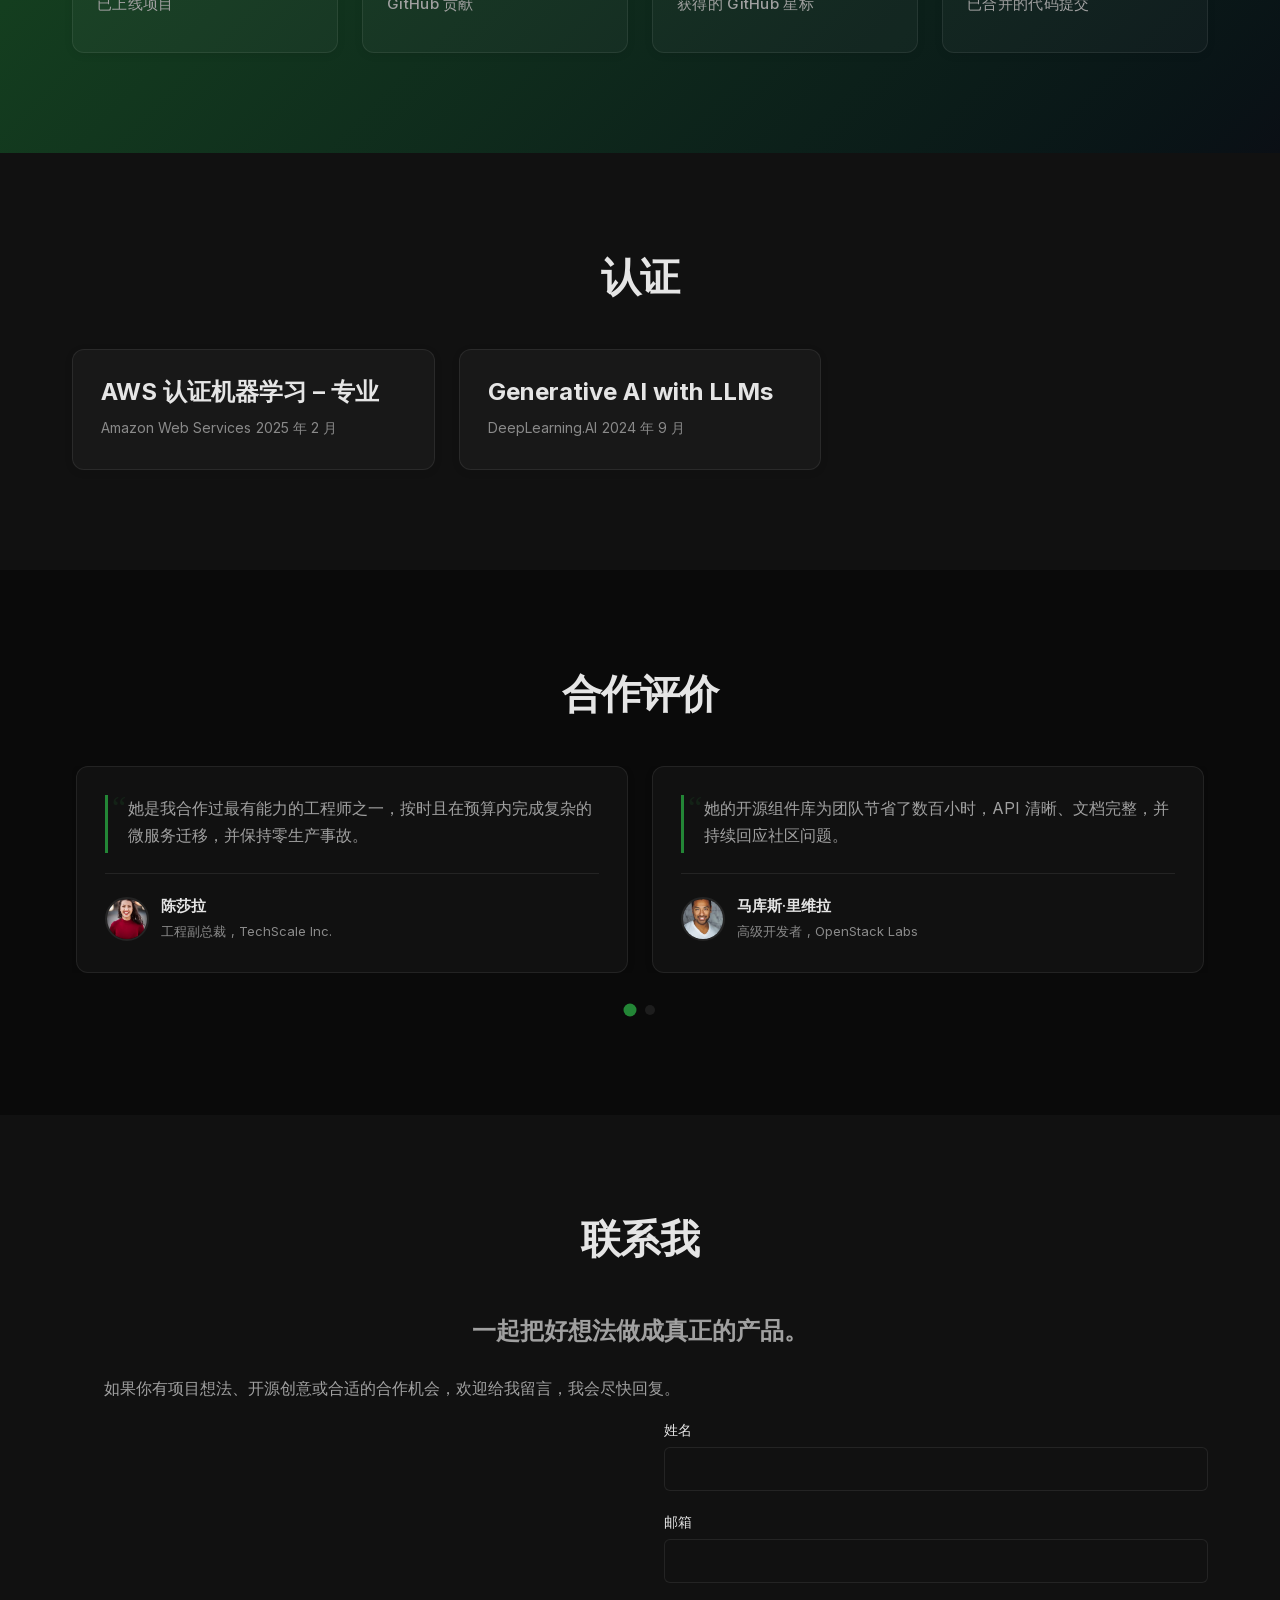
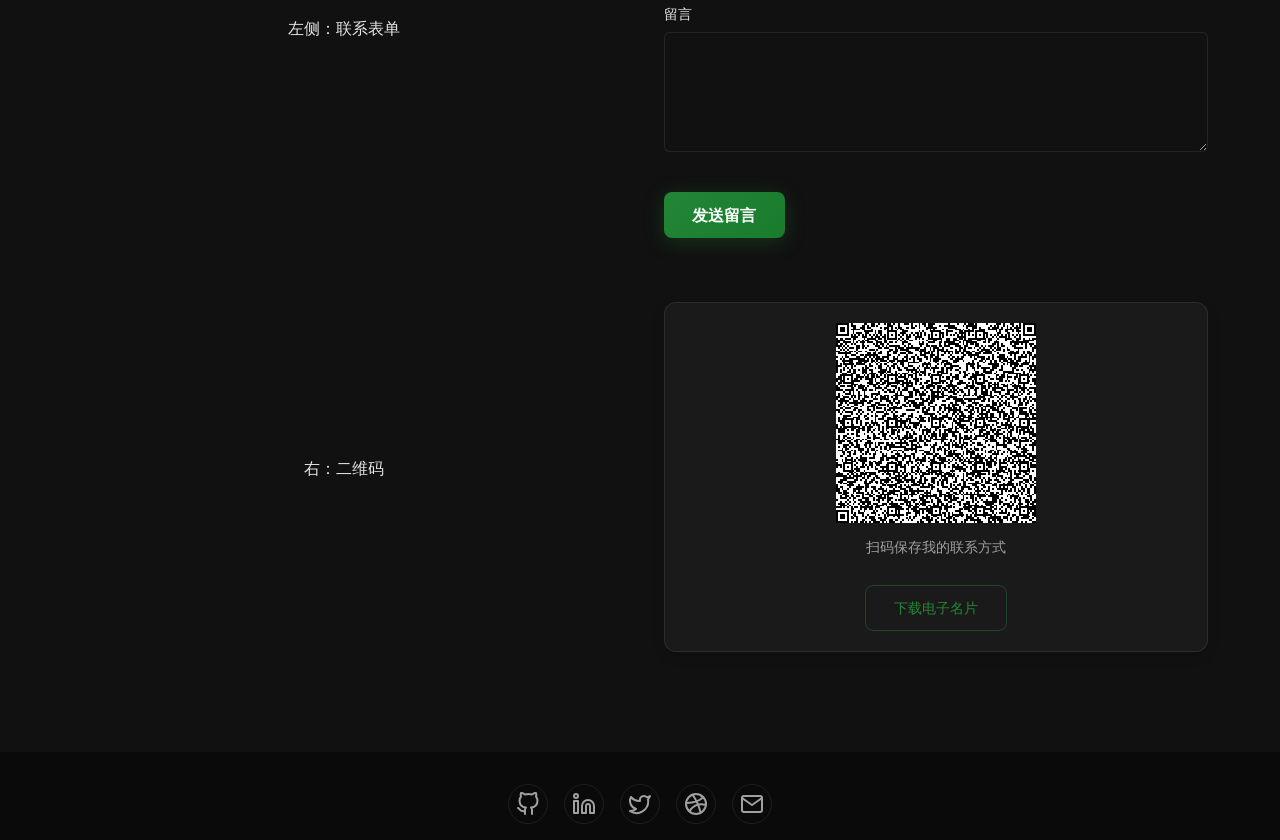
<file: services/frontend/v2.html>
<html lang="zh-CN">
<head>
<meta charset="utf-8"/>
<meta content="width=device-width, initial-scale=1" name="viewport"/>
<script id="animfolio-theme-bootstrap">
(function(){
  var scheme='dark';
  try { var saved=localStorage.getItem('animfolio_theme'); if(saved==='dark'||saved==='light') scheme=saved; } catch(e) {}
  document.documentElement.setAttribute('data-animfolio-pre-theme',scheme);
  document.documentElement.classList.add('animfolio-theme-booting');
  window.__animfolioInitialTheme=scheme;
})();
</script>
<style id="animfolio-theme-bootstrap-style">
html[data-animfolio-pre-theme="dark"],html[data-animfolio-pre-theme="dark"] body{background:#0a0a0a;color:#e5e5e5}
html[data-animfolio-pre-theme="light"],html[data-animfolio-pre-theme="light"] body{background:#ffffff;color:#1a1a1a}
html.animfolio-theme-booting .animfolio-container,html.animfolio-theme-booting .animfolio-container *{transition:none!important}
</style>

<title>明艺薇作品集 — GitHub 绿</title>
<meta content="明艺薇 — 前端开发。" name="description"/>
<style>
@font-face { font-family: 'Inter'; font-style: normal; font-weight: 300 700; font-display: swap; src: url('./assets/fonts/inter-latin.woff2') format('woff2'); }
@font-face { font-family: 'JetBrains Mono'; font-style: normal; font-weight: 400 700; font-display: swap; src: url('./assets/fonts/jetbrains-mono-latin.woff2') format('woff2'); }

/*# sourceURL=animfolio-fonts-local-inline-css */
</style>
<link href="./assets/css/animfolio-base.css" rel="stylesheet"/>
<link href="./assets/css/animfolio-animations.css" rel="stylesheet"/>
<link href="./assets/css/animfolio-nav.css" rel="stylesheet"/>
<link href="./assets/css/animfolio-contact.css" rel="stylesheet"/>
<link href="./assets/css/animfolio-gallery.css" rel="stylesheet"/>
<link href="./assets/css/animfolio-qr.css" rel="stylesheet"/>
<link href="./assets/css/animfolio-print.css" media="print" rel="stylesheet"/>
<link href="./assets/css/format.css" rel="stylesheet"/>
<style id="animfolio-theme-vars">
.animfolio-container {
	--animfolio-accent: #238636 !important;
	--animfolio-accent-hover: #197c2c !important;
	--animfolio-accent-light: rgba(35, 134, 54, 0.1) !important;
	--animfolio-accent-subtle: rgba(35, 134, 54, 0.12) !important;
	--animfolio-accent-shadow: rgba(35, 134, 54, 0.3) !important;
	--animfolio-accent-glow: rgba(35, 134, 54, 0.5) !important;
	--animfolio-secondary: #1f6feb !important;
	--animfolio-secondary-hover: #1565e1 !important;
	--animfolio-secondary-light: rgba(31, 111, 235, 0.1) !important;
	--animfolio-on-accent: #ffffff !important;
	--animfolio-on-secondary: #ffffff !important;
	--animfolio-bg: #0a0a0a;
	--animfolio-bg-secondary: #141414;
	--animfolio-bg-tertiary: #1e1e1e;
	--animfolio-text: #e5e5e5;
	--animfolio-text-secondary: #a0a0a0;
	--animfolio-text-muted: #8a8a8a;
	--animfolio-border: rgba(255, 255, 255, 0.1);
	--animfolio-border-strong: rgba(255, 255, 255, 0.2);
	--animfolio-surface: #1a1a1a;
	--animfolio-surface-hover: #222222;
	--animfolio-overlay: rgba(0, 0, 0, 0.75);
	--animfolio-success: #22c55e;
	--animfolio-warning: #f59e0b;
	--animfolio-error: #ef4444;
	--animfolio-info: #3b82f6;
	--animfolio-font-heading: 'Inter', -apple-system, BlinkMacSystemFont, sans-serif;
	--animfolio-font-body: 'Inter', -apple-system, BlinkMacSystemFont, sans-serif;
	--animfolio-font-mono: 'JetBrains Mono', 'Fira Code', 'Consolas', monospace;
	--animfolio-font-size-base: 16px;
	--animfolio-font-size-h1: clamp(2.5rem, 5vw, 4rem);
	--animfolio-font-size-h2: clamp(1.75rem, 3.5vw, 2.5rem);
	--animfolio-font-size-h3: 1.5rem;
	--animfolio-font-size-h4: 1.25rem;
	--animfolio-font-weight-bold: 700;
	--animfolio-font-weight-medium: 500;
	--animfolio-line-height: 1.6;
	--animfolio-letter-spacing: 0em;
	--animfolio-container-width: 1200px;
	--animfolio-section-spacing: 100px;
	--animfolio-radius: 12px;
	--animfolio-radius-sm: 6px;
	--animfolio-radius-lg: 16px;
	--animfolio-shadow-sm: 0 1px 2px rgba(0, 0, 0, 0.1);
	--animfolio-shadow-md: 0 4px 12px rgba(0, 0, 0, 0.15);
	--animfolio-shadow-lg: 0 10px 30px rgba(0, 0, 0, 0.2);
	--animfolio-shadow-xl: 0 20px 50px rgba(0, 0, 0, 0.3);
	--animfolio-duration: 0.6s;
	--animfolio-delay: 0s;
	--animfolio-easing: cubic-bezier(0.4, 0, 0.2, 1);
	--animfolio-easing-bounce: cubic-bezier(0.34, 1.56, 0.64, 1);
	--animfolio-stagger: 0.1s;
	--animfolio-transition-fast: 150ms ease;
	--animfolio-transition-normal: 300ms ease;
	--animfolio-transition-slow: 500ms ease;
	--animfolio-z-base: 1;
	--animfolio-z-dropdown: 100;
	--animfolio-z-sticky: 200;
	--animfolio-z-nav: 300;
	--animfolio-z-modal: 400;
	--animfolio-z-lightbox: 500;
	--animfolio-z-tooltip: 600;
	--animfolio-z-cursor: 700;
}
.animfolio-container--light, .animfolio-container[data-animfolio-scheme="light"] {
	--animfolio-bg: #ffffff;
	--animfolio-bg-secondary: #f5f5f5;
	--animfolio-bg-tertiary: #ebebeb;
	--animfolio-text: #1a1a1a;
	--animfolio-text-secondary: #555555;
	--animfolio-text-muted: #767676;
	--animfolio-border: rgba(0, 0, 0, 0.1);
	--animfolio-border-strong: rgba(0, 0, 0, 0.2);
	--animfolio-surface: #ffffff;
	--animfolio-surface-hover: #f9f9f9;
	--animfolio-overlay: rgba(0, 0, 0, 0.5);
	--animfolio-shadow-sm: 0 1px 2px rgba(0, 0, 0, 0.05);
	--animfolio-shadow-md: 0 4px 12px rgba(0, 0, 0, 0.08);
	--animfolio-shadow-lg: 0 10px 30px rgba(0, 0, 0, 0.1);
	--animfolio-shadow-xl: 0 20px 50px rgba(0, 0, 0, 0.15);
	--animfolio-accent-light: rgba(35, 134, 54, 0.08) !important;
	--animfolio-accent-subtle: rgba(35, 134, 54, 0.05) !important;
	--animfolio-accent-shadow: rgba(35, 134, 54, 0.2) !important;
	--animfolio-accent-glow: rgba(35, 134, 54, 0.15) !important;
	--animfolio-on-accent: #ffffff !important;
	--animfolio-on-secondary: #ffffff !important;
}
@media (prefers-color-scheme: light) {
	.animfolio-container--auto {
		--animfolio-bg: #ffffff;
		--animfolio-bg-secondary: #f5f5f5;
		--animfolio-bg-tertiary: #ebebeb;
		--animfolio-text: #1a1a1a;
		--animfolio-text-secondary: #555555;
		--animfolio-text-muted: #767676;
		--animfolio-border: rgba(0, 0, 0, 0.1);
		--animfolio-border-strong: rgba(0, 0, 0, 0.2);
		--animfolio-surface: #ffffff;
		--animfolio-surface-hover: #f9f9f9;
		--animfolio-overlay: rgba(0, 0, 0, 0.5);
		--animfolio-shadow-sm: 0 1px 2px rgba(0, 0, 0, 0.05);
		--animfolio-shadow-md: 0 4px 12px rgba(0, 0, 0, 0.08);
		--animfolio-shadow-lg: 0 10px 30px rgba(0, 0, 0, 0.1);
		--animfolio-shadow-xl: 0 20px 50px rgba(0, 0, 0, 0.15);
		--animfolio-accent-light: rgba(35, 134, 54, 0.08) !important;
		--animfolio-accent-subtle: rgba(35, 134, 54, 0.05) !important;
		--animfolio-accent-shadow: rgba(35, 134, 54, 0.2) !important;
		--animfolio-accent-glow: rgba(35, 134, 54, 0.15) !important;
		--animfolio-on-accent: #ffffff !important;
		--animfolio-on-secondary: #ffffff !important;
	}
}

.animfolio-container *,.animfolio-container *::before,.animfolio-container *::after{box-sizing:border-box}html{scroll-behavior:smooth;-webkit-font-smoothing:antialiased;-moz-osx-font-smoothing:grayscale}body{margin:0;padding:0;background:#0a0a0a;color:#e5e5e5;font-family:var(--animfolio-font-body,'Inter',-apple-system,BlinkMacSystemFont,'Segoe UI',sans-serif);font-size:var(--animfolio-font-size-base,16px);line-height:var(--animfolio-line-height,1.6);overflow-x:hidden}body.admin-bar{padding-top:32px}body.admin-bar .animfolio-nav--sticky{top:32px}@media screen and (max-width:782px){body.admin-bar{padding-top:46px}body.admin-bar .animfolio-nav--sticky{top:46px}}.wp-site-blocks,.entry-content,.page-content,.post-content{all:unset;display:block}
/*# sourceURL=animfolio-base-inline-css */
</style>
<script>
document.documentElement.className+=" animfolio-js";(function(){function r(){if(window.animfolio&&window.animfolio._initialized){return;}var e=document.querySelectorAll("[data-animfolio-animate]:not(.animfolio-visible),.animfolio-stagger__item:not(.animfolio-visible)");for(var i=0;i<e.length;i++){e[i].classList.add("animfolio-visible");}}if(document.readyState==="complete"){setTimeout(r,1500);}else{window.addEventListener("load",function(){setTimeout(r,1500);});}setTimeout(r,4000);})();
//# sourceURL=animfolio-failsafe-js-after
</script>
<style>.service-back{position:fixed;left:22px;bottom:22px;z-index:99999;padding:12px 18px;border-radius:999px;background:rgba(20,20,24,.82);color:#fff;text-decoration:none;font:600 14px/1 system-ui;backdrop-filter:blur(12px);box-shadow:0 8px 25px rgba(0,0,0,.18)}</style><link href="../service-language.css?v=6" rel="stylesheet"/></head>
<body><button aria-label="切换为英文" aria-pressed="true" class="service-language-toggle" data-language="zh" type="button"><span aria-hidden="true" class="service-language-symbol">中</span></button><a aria-label="返回个人主页服务模块" class="service-back" href="../../#services">← 返回主页</a>
<script>window.ANIMFOLIO_CONTACT_EMAIL = "you@example.com";</script>
<div class="animfolio-container animfolio-container--dark animfolio-container--format-01 animfolio-container--one-page" data-animfolio-format="format-01-developer" data-animfolio-intensity="medium" data-animfolio-scheme="dark"><script id="animfolio-theme-apply">(function(){var c=document.currentScript.parentElement,s=window.__animfolioInitialTheme||c.getAttribute('data-animfolio-scheme');c.setAttribute('data-animfolio-scheme',s);c.classList.remove('animfolio-container--dark','animfolio-container--light');c.classList.add('animfolio-container--'+s);requestAnimationFrame(function(){requestAnimationFrame(function(){document.documentElement.classList.remove('animfolio-theme-booting')})})})();</script><a class="animfolio-skip-link" href="#hero">跳到主要内容</a><nav aria-label="作品集导航" class="animfolio-nav animfolio-nav--horizontal animfolio-nav--sticky" role="navigation"><a class="animfolio-nav__logo" href="#hero">明艺薇</a><button aria-controls="animfolio-nav-menu" aria-expanded="false" aria-label="切换导航" class="animfolio-nav__toggle"><span aria-hidden="true" class="animfolio-nav__toggle-bar"></span><span aria-hidden="true" class="animfolio-nav__toggle-bar"></span><span aria-hidden="true" class="animfolio-nav__toggle-bar"></span></button><ul class="animfolio-nav__list" id="animfolio-nav-menu"><li class="animfolio-nav__item"><a class="animfolio-nav__link" data-animfolio-section="hero" href="#hero">首页</a></li><li class="animfolio-nav__item"><a class="animfolio-nav__link" data-animfolio-section="about" href="#about">关于</a></li><li class="animfolio-nav__item"><a class="animfolio-nav__link" data-animfolio-section="experience" href="#experience">经历</a></li><li class="animfolio-nav__item"><a class="animfolio-nav__link" data-animfolio-section="skills" href="#skills">技能</a></li><li class="animfolio-nav__item"><a class="animfolio-nav__link" data-animfolio-section="projects" href="#projects">项目</a></li><li class="animfolio-nav__item"><a class="animfolio-nav__link" data-animfolio-section="stats" href="#stats">数据</a></li><li class="animfolio-nav__item"><a class="animfolio-nav__link" data-animfolio-section="achievements" href="#achievements">成就</a></li><li class="animfolio-nav__item"><a class="animfolio-nav__link" data-animfolio-section="testimonials" href="#testimonials">评价</a></li><li class="animfolio-nav__item"><a class="animfolio-nav__link" data-animfolio-section="contact" href="#contact">联系</a></li></ul><button aria-label="切换明暗模式" class="animfolio-theme-toggle"><span aria-hidden="true" class="animfolio-theme-toggle__icon animfolio-theme-toggle__icon--sun"><svg fill="none" height="20" stroke="currentColor" stroke-linecap="round" stroke-linejoin="round" stroke-width="2" viewbox="0 0 24 24" width="20"><circle cx="12" cy="12" r="5"></circle><line x1="12" x2="12" y1="1" y2="3"></line><line x1="12" x2="12" y1="21" y2="23"></line><line x1="4.22" x2="5.64" y1="4.22" y2="5.64"></line><line x1="18.36" x2="19.78" y1="18.36" y2="19.78"></line><line x1="1" x2="3" y1="12" y2="12"></line><line x1="21" x2="23" y1="12" y2="12"></line><line x1="4.22" x2="5.64" y1="19.78" y2="18.36"></line><line x1="18.36" x2="19.78" y1="5.64" y2="4.22"></line></svg></span><span aria-hidden="true" class="animfolio-theme-toggle__icon animfolio-theme-toggle__icon--moon"><svg fill="none" height="20" stroke="currentColor" stroke-linecap="round" stroke-linejoin="round" stroke-width="2" viewbox="0 0 24 24" width="20"><path d="M21 12.79A9 9 0 1111.21 3 7 7 0 0021 12.79z"></path></svg></span></button></nav><section class="animfolio-section animfolio-section--hero animfolio-section--align-center" data-animfolio-section="hero" id="hero"><div class="animfolio-inner">
<div class="animfolio-hero">
<div class="animfolio-hero__content">
<h1 class="animfolio-hero__name" data-animfolio-animate="fade-up">明艺薇</h1>
<h2 class="animfolio-hero__title" data-animfolio-animate="fade-up" data-animfolio-delay="0.1">前端开发</h2>
<div class="animfolio-hero__subtitle animfolio-hero__typed" data-animfolio-animate="fade-up" data-animfolio-delay="0.2" data-animfolio-typed='["我构建稳定且可持续迭代的 Web 应用。", "我编写清晰、易维护的代码。", "我把想法推进成真正上线的产品。"]'>我构建稳定且可持续迭代的 Web 应用。</div>
<div class="animfolio-hero__cta" data-animfolio-animate="fade-up" data-animfolio-delay="0.3">
<a class="animfolio-button animfolio-button--primary animfolio-hero__cta-primary" href="#projects">
						查看作品					</a>
<a class="animfolio-button animfolio-button--secondary animfolio-hero__cta-secondary" href="#contact">
						联系我					</a>
</div>
<div class="animfolio-hero__social animfolio-social-icons animfolio-social-icons--outline" data-animfolio-animate="fade-up" data-animfolio-delay="0.4">
<a aria-label="Github" href="https://github.com/yourusername" rel="noopener noreferrer" target="_blank">
<svg aria-hidden="true" fill="none" height="24" stroke="currentColor" stroke-linecap="round" stroke-linejoin="round" stroke-width="2" viewbox="0 0 24 24" width="24" xmlns="http://www.w3.org/2000/svg"><path d="M9 19c-5 1.5-5-2.5-7-3m14 6v-3.87a3.37 3.37 0 0 0-.94-2.61c3.14-.35 6.44-1.54 6.44-7A5.44 5.44 0 0 0 20 4.77 5.07 5.07 0 0 0 19.91 1S18.73.65 16 2.48a13.38 13.38 0 0 0-7 0C6.27.65 5.09 1 5.09 1A5.07 5.07 0 0 0 5 4.77a5.44 5.44 0 0 0-1.5 3.78c0 5.42 3.3 6.61 6.44 7A3.37 3.37 0 0 0 9 18.13V22"></path></svg> <span class="animfolio-social__label">Github</span>
</a>
<a aria-label="领英" href="https://linkedin.com/in/yourusername" rel="noopener noreferrer" target="_blank">
<svg aria-hidden="true" fill="none" height="24" stroke="currentColor" stroke-linecap="round" stroke-linejoin="round" stroke-width="2" viewbox="0 0 24 24" width="24" xmlns="http://www.w3.org/2000/svg"><path d="M16 8a6 6 0 0 1 6 6v7h-4v-7a2 2 0 0 0-2-2 2 2 0 0 0-2 2v7h-4v-7a6 6 0 0 1 6-6z"></path><rect height="12" width="4" x="2" y="9"></rect><circle cx="4" cy="4" r="2"></circle></svg> <span class="animfolio-social__label">领英</span>
</a>
<a aria-label="推特" href="https://twitter.com/yourusername" rel="noopener noreferrer" target="_blank">
<svg aria-hidden="true" fill="none" height="24" stroke="currentColor" stroke-linecap="round" stroke-linejoin="round" stroke-width="2" viewbox="0 0 24 24" width="24" xmlns="http://www.w3.org/2000/svg"><path d="M22 4s-.7 2.1-2 3.4c1.6 10-9.4 17.3-18 11.6 2.2.1 4.4-.6 6-2C3 15.5.5 9.6 3 5c2.2 2.6 5.6 4.1 9 4-.9-4.2 4-6.6 7-3.8 1.1 0 3-1.2 3-1.2z"></path></svg> <span class="animfolio-social__label">推特</span>
</a>
<a aria-label="运球" href="https://dribbble.com/yourusername" rel="noopener noreferrer" target="_blank">
<svg aria-hidden="true" fill="none" height="24" stroke="currentColor" stroke-linecap="round" stroke-linejoin="round" stroke-width="2" viewbox="0 0 24 24" width="24" xmlns="http://www.w3.org/2000/svg"><circle cx="12" cy="12" r="10"></circle><path d="M8.56 2.75c4.37 6.03 6.02 9.42 8.03 17.72m2.54-15.38c-3.72 4.35-8.94 5.66-16.88 5.85m19.5 1.9c-3.5-.93-6.63-.82-8.94 0-2.58.92-5.01 2.86-7.44 6.32"></path></svg> <span class="animfolio-social__label">运球</span>
</a>
<a aria-label="邮箱" href="mailto:hello@yourdomain.com" rel="noopener noreferrer" target="_blank">
<svg aria-hidden="true" fill="none" height="24" stroke="currentColor" stroke-linecap="round" stroke-linejoin="round" stroke-width="2" viewbox="0 0 24 24" width="24" xmlns="http://www.w3.org/2000/svg"><path d="M4 4h16c1.1 0 2 .9 2 2v12c0 1.1-.9 2-2 2H4c-1.1 0-2-.9-2-2V6c0-1.1.9-2 2-2z"></path><polyline points="22,6 12,13 2,6"></polyline></svg> <span class="animfolio-social__label">邮箱</span>
</a>
</div>
</div>
</div>
</div><!-- .animfolio-inner --></section><section class="animfolio-section animfolio-section--about animfolio-section--align-center" data-animfolio-section="about" id="about"><div class="animfolio-inner"><div class="animfolio-section__header"><h2 class="animfolio-section__title">关于我</h2></div><div class="animfolio-about" data-animfolio-animate="fade-up">
<div class="animfolio-about__bio">我是一名全栈开发人员，拥有 8 年以上构建解决实际问题的 Web 应用程序的经验。我对干净的架构、开发人员体验和开源充满热情。当我不交付代码时，我可能会为 OSS 项目做出贡献或撰写有关软件设计模式的文章。</div>
<div class="animfolio-about__fun-facts animfolio-stagger" data-animfolio-stagger="0.1">
<div class="animfolio-about__fun-fact animfolio-stagger__item">
					今年我已在 GitHub 上做出了 4,200 多项贡献				</div>
<div class="animfolio-about__fun-fact animfolio-stagger__item">
					我的 dotfiles 存储库比我的实际项目有更多的星星				</div>
<div class="animfolio-about__fun-fact animfolio-stagger__item">
					我在梦中调试生产问题（认真的）				</div>
<div class="animfolio-about__fun-fact animfolio-stagger__item">
					我曾在十四小时的航班上重构一套代码库				</div>
</div>
</div>
</div><!-- .animfolio-inner --></section><section class="animfolio-section animfolio-section--experience animfolio-section--align-center" data-animfolio-section="experience" id="experience"><div class="animfolio-inner"><div class="animfolio-section__header"><h2 class="animfolio-section__title">经历</h2></div>
<div class="animfolio-timeline animfolio-stagger" data-animfolio-animate="fade-up" data-animfolio-stagger="0.1">
<div class="animfolio-timeline__line"></div>
<div class="animfolio-timeline__item animfolio-stagger__item" data-animfolio-animate="fade-up" data-animfolio-delay="0.0">
<div class="animfolio-timeline__dot"></div>
<div class="animfolio-timeline__content animfolio-card animfolio-card--bordered">
<div class="animfolio-timeline__role">前端开发</div>
<div class="animfolio-timeline__company">TechScale公司</div>
<div class="animfolio-timeline__date">
					2021 年 3 月 — 至今 · 加利福尼亚州旧金山（远程）									</div>
<div class="animfolio-timeline__description">核心平台团队的首席工程师，负责从 Rails 整体迁移到为 50K+ 并发用户提供服务的 Node.js + Go 微服务架构。将 p95 API 延迟减少 60%，并交付实时同步层，在 18 个月内实现零生产事故。</div>
<div class="animfolio-timeline__tags animfolio-card__tags">
<span class="animfolio-card__tag">Node.js</span>
<span class="animfolio-card__tag">Go</span>
<span class="animfolio-card__tag">React</span>
<span class="animfolio-card__tag">PostgreSQL</span>
<span class="animfolio-card__tag">AWS</span>
</div>
</div>
</div>
<div class="animfolio-timeline__item animfolio-stagger__item" data-animfolio-animate="fade-up" data-animfolio-delay="0.1">
<div class="animfolio-timeline__dot"></div>
<div class="animfolio-timeline__content animfolio-card animfolio-card--bordered">
<div class="animfolio-timeline__role">全栈开发者</div>
<div class="animfolio-timeline__company">DataFlow Systems</div>
<div class="animfolio-timeline__date">
					2018 年 6 月 — 2021 年 2 月 · 美国奥斯汀									</div>
<div class="animfolio-timeline__description">构建并维护了 200 多个企业帐户使用的面向客户的分析仪表板。引入了 TypeScript 设计系统和 CI 管道，将回归错误减少了 45%，并交付了三个产品团队采用的 GraphQL API 层。</div>
<div class="animfolio-timeline__tags animfolio-card__tags">
<span class="animfolio-card__tag">TypeScript</span>
<span class="animfolio-card__tag">React</span>
<span class="animfolio-card__tag">GraphQL</span>
<span class="animfolio-card__tag">Redis</span>
<span class="animfolio-card__tag">Docker</span>
</div>
</div>
</div>
<div class="animfolio-timeline__item animfolio-stagger__item" data-animfolio-animate="fade-up" data-animfolio-delay="0.2">
<div class="animfolio-timeline__dot"></div>
<div class="animfolio-timeline__content animfolio-card animfolio-card--bordered">
<div class="animfolio-timeline__role">软件工程师</div>
<div class="animfolio-timeline__company">Brightline Labs</div>
<div class="animfolio-timeline__date">
					2016 年 8 月 — 2018 年 5 月 · 美国丹佛									</div>
<div class="animfolio-timeline__description">作为第三位工程师加入早期 SaaS 团队，基于 PHP、WordPress 与 Vue.js 完成计费、鉴权和用户引导流程，帮助产品从零增长至 1.2 万名活跃用户。</div>
<div class="animfolio-timeline__tags animfolio-card__tags">
<span class="animfolio-card__tag">PHP</span>
<span class="animfolio-card__tag">WordPress</span>
<span class="animfolio-card__tag">Vue.js</span>
<span class="animfolio-card__tag">MySQL</span>
<span class="animfolio-card__tag">Stripe</span>
</div>
</div>
</div>
</div>
</div><!-- .animfolio-inner --></section><section class="animfolio-section animfolio-section--skills animfolio-section--align-center" data-animfolio-section="skills" id="skills"><div class="animfolio-inner"><div class="animfolio-section__header"><h2 class="animfolio-section__title">技能</h2></div>
<div class="animfolio-f01-heatmap-panel" data-animfolio-animate="fade-up">
<div class="animfolio-f01-heatmap-panel__head">
<span class="animfolio-f01-heatmap-panel__title">贡献记录</span>
<span aria-hidden="true" class="animfolio-f01-heatmap-panel__legend">
<span class="animfolio-f01-heatmap-panel__legend-label">较少</span>
<span class="animfolio-f01-heatmap__cell"></span>
<span class="animfolio-f01-heatmap__cell animfolio-f01-heatmap__cell--l1"></span>
<span class="animfolio-f01-heatmap__cell animfolio-f01-heatmap__cell--l2"></span>
<span class="animfolio-f01-heatmap__cell animfolio-f01-heatmap__cell--l3"></span>
<span class="animfolio-f01-heatmap__cell animfolio-f01-heatmap__cell--l4"></span>
<span class="animfolio-f01-heatmap-panel__legend-label">更多</span>
</span>
</div>
<div aria-hidden="true" class="animfolio-f01-heatmap" role="presentation"></div>
<p class="animfolio-f01-heatmap-panel__note">示例数据，仅作展示，不代表实时 GitHub 数据</p>
</div>
<div class="animfolio-skills animfolio-skills--bars" data-animfolio-animate="fade-up">
 进度条
<div class="animfolio-grid animfolio-grid--2 animfolio-stagger" data-animfolio-stagger="0.1">
<div class="animfolio-skills__category animfolio-stagger__item">
<h3 class="animfolio-skills__category-title">前端</h3>
<div class="animfolio-skills__list">
<div class="animfolio-skills__item">
<div class="animfolio-skills__label">
<span>React / Next.js</span>
<span class="animfolio-skills__value">95%</span>
</div>
<div class="animfolio-skills__bar">
<div class="animfolio-skills__bar-fill" style="width: 95%"></div>
</div>
</div>
<div class="animfolio-skills__item">
<div class="animfolio-skills__label">
<span>TypeScript</span>
<span class="animfolio-skills__value">90%</span>
</div>
<div class="animfolio-skills__bar">
<div class="animfolio-skills__bar-fill" style="width: 90%"></div>
</div>
</div>
<div class="animfolio-skills__item">
<div class="animfolio-skills__label">
<span>CSS / Tailwind</span>
<span class="animfolio-skills__value">92%</span>
</div>
<div class="animfolio-skills__bar">
<div class="animfolio-skills__bar-fill" style="width: 92%"></div>
</div>
</div>
<div class="animfolio-skills__item">
<div class="animfolio-skills__label">
<span>Vue.js</span>
<span class="animfolio-skills__value">80%</span>
</div>
<div class="animfolio-skills__bar">
<div class="animfolio-skills__bar-fill" style="width: 80%"></div>
</div>
</div>
</div>
</div>
<div class="animfolio-skills__category animfolio-stagger__item">
<h3 class="animfolio-skills__category-title">后端</h3>
<div class="animfolio-skills__list">
<div class="animfolio-skills__item">
<div class="animfolio-skills__label">
<span>Node.js</span>
<span class="animfolio-skills__value">90%</span>
</div>
<div class="animfolio-skills__bar">
<div class="animfolio-skills__bar-fill" style="width: 90%"></div>
</div>
</div>
<div class="animfolio-skills__item">
<div class="animfolio-skills__label">
<span>PHP / WordPress</span>
<span class="animfolio-skills__value">85%</span>
</div>
<div class="animfolio-skills__bar">
<div class="animfolio-skills__bar-fill" style="width: 85%"></div>
</div>
</div>
<div class="animfolio-skills__item">
<div class="animfolio-skills__label">
<span>PostgreSQL</span>
<span class="animfolio-skills__value">85%</span>
</div>
<div class="animfolio-skills__bar">
<div class="animfolio-skills__bar-fill" style="width: 85%"></div>
</div>
</div>
<div class="animfolio-skills__item">
<div class="animfolio-skills__label">
<span>REST API</span>
<span class="animfolio-skills__value">88%</span>
</div>
<div class="animfolio-skills__bar">
<div class="animfolio-skills__bar-fill" style="width: 88%"></div>
</div>
</div>
<div class="animfolio-skills__item">
<div class="animfolio-skills__label">
<span>LLM / RAG</span>
<span class="animfolio-skills__value">80%</span>
</div>
<div class="animfolio-skills__bar">
<div class="animfolio-skills__bar-fill" style="width: 80%"></div>
</div>
</div>
</div>
</div>
<div class="animfolio-skills__category animfolio-stagger__item">
<h3 class="animfolio-skills__category-title">开发运营</h3>
<div class="animfolio-skills__list">
<div class="animfolio-skills__item">
<div class="animfolio-skills__label">
<span>Git / GitHub</span>
<span class="animfolio-skills__value">95%</span>
</div>
<div class="animfolio-skills__bar">
<div class="animfolio-skills__bar-fill" style="width: 95%"></div>
</div>
</div>
<div class="animfolio-skills__item">
<div class="animfolio-skills__label">
<span>Docker</span>
<span class="animfolio-skills__value">78%</span>
</div>
<div class="animfolio-skills__bar">
<div class="animfolio-skills__bar-fill" style="width: 78%"></div>
</div>
</div>
<div class="animfolio-skills__item">
<div class="animfolio-skills__label">
<span>AWS</span>
<span class="animfolio-skills__value">82%</span>
</div>
<div class="animfolio-skills__bar">
<div class="animfolio-skills__bar-fill" style="width: 82%"></div>
</div>
</div>
</div>
</div>
</div>
</div>
</div><!-- .animfolio-inner --></section><section class="animfolio-section animfolio-section--projects animfolio-section--align-center" data-animfolio-section="projects" id="projects"><div class="animfolio-inner"><div class="animfolio-section__header"><h2 class="animfolio-section__title">精选项目</h2></div>
<div class="animfolio-grid animfolio-grid--2 animfolio-stagger" data-animfolio-stagger="0.15">
<div class="animfolio-project animfolio-card animfolio-card--bordered animfolio-f01-codecard animfolio-stagger__item">
<div aria-hidden="true" class="animfolio-f01-codecard__bar">
<span class="animfolio-f01-codecard__dots">
<span class="animfolio-f01-codecard__dot"></span>
<span class="animfolio-f01-codecard__dot"></span>
<span class="animfolio-f01-codecard__dot"></span>
</span>
<span class="animfolio-f01-codecard__file">cloudsync-saas-platform.tsx</span>
</div>
<img alt="CloudSync SaaS 平台" class="animfolio-project__image" decoding="async" height="400" loading="lazy" src="./assets/images/project-dashboard.jpg" width="600"/>
<div class="animfolio-f01-codecard__body">
<h3 class="animfolio-project__title animfolio-card__title">CloudSync SaaS 平台</h3>
<p class="animfolio-project__description">一个多租户 SaaS 平台，用于跨设备实时文件同步。采用微服务架构构建，可处理 50K 以上并发连接，延迟低于 100 毫秒。</p>
<div class="animfolio-project__stack animfolio-card__tags">
<span class="animfolio-card__tag">React</span>
<span class="animfolio-card__tag">Node.js</span>
<span class="animfolio-card__tag">PostgreSQL</span>
<span class="animfolio-card__tag">Redis</span>
<span class="animfolio-card__tag">Docker</span>
</div>
<div class="animfolio-project__links animfolio-card__footer">
<a class="animfolio-button animfolio-button--primary" href="#" rel="noopener noreferrer" target="_blank">
							查看演示						</a>
<a class="animfolio-button animfolio-button--secondary" href="#" rel="noopener noreferrer" target="_blank">
							来源						</a>
</div>
</div>
</div>
<div class="animfolio-project animfolio-card animfolio-card--bordered animfolio-f01-codecard animfolio-stagger__item">
<div aria-hidden="true" class="animfolio-f01-codecard__bar">
<span class="animfolio-f01-codecard__dots">
<span class="animfolio-f01-codecard__dot"></span>
<span class="animfolio-f01-codecard__dot"></span>
<span class="animfolio-f01-codecard__dot"></span>
</span>
<span class="animfolio-f01-codecard__file">formkit-open-source-library.tsx</span>
</div>
<img alt="FormKit — 开源组件库" class="animfolio-project__image" decoding="async" height="400" loading="lazy" src="./assets/images/project-tech.jpg" width="600"/>
<div class="animfolio-f01-codecard__body">
<h3 class="animfolio-project__title animfolio-card__title">FormKit — 开源组件库</h3>
<p class="animfolio-project__description">面向 React 的无界面表单验证库，获得 2.8K GitHub 星标，提供声明式 API、按需打包、零依赖与完整 TypeScript 支持。</p>
<div class="animfolio-project__stack animfolio-card__tags">
<span class="animfolio-card__tag">TypeScript</span>
<span class="animfolio-card__tag">React</span>
<span class="animfolio-card__tag">Rollup</span>
<span class="animfolio-card__tag">Vitest</span>
</div>
<div class="animfolio-project__links animfolio-card__footer">
<a class="animfolio-button animfolio-button--primary" href="#" rel="noopener noreferrer" target="_blank">
							查看演示						</a>
<a class="animfolio-button animfolio-button--secondary" href="#" rel="noopener noreferrer" target="_blank">
							来源						</a>
</div>
</div>
</div>
<div class="animfolio-project animfolio-card animfolio-card--bordered animfolio-f01-codecard animfolio-stagger__item">
<div aria-hidden="true" class="animfolio-f01-codecard__bar">
<span class="animfolio-f01-codecard__dots">
<span class="animfolio-f01-codecard__dot"></span>
<span class="animfolio-f01-codecard__dot"></span>
<span class="animfolio-f01-codecard__dot"></span>
</span>
<span class="animfolio-f01-codecard__file">devflow-cli.tsx</span>
</div>
<img alt="DevFlow 命令行工具" class="animfolio-project__image" decoding="async" height="400" loading="lazy" src="./assets/images/project-tech.jpg" width="600"/>
<div class="animfolio-f01-codecard__body">
<h3 class="animfolio-project__title animfolio-card__title">DevFlow 命令行工具</h3>
<p class="animfolio-project__description">一个开发人员生产力 CLI，可自动执行 git 工作流程、管理环境配置和搭建项目模板。每月 npm 下载量超过 15K。</p>
<div class="animfolio-project__stack animfolio-card__tags">
<span class="animfolio-card__tag">Node.js</span>
<span class="animfolio-card__tag">Commander.js</span>
<span class="animfolio-card__tag">Chalk</span>
<span class="animfolio-card__tag">询问者</span>
</div>
<div class="animfolio-project__links animfolio-card__footer">
<a class="animfolio-button animfolio-button--primary" href="#" rel="noopener noreferrer" target="_blank">
							查看演示						</a>
<a class="animfolio-button animfolio-button--secondary" href="#" rel="noopener noreferrer" target="_blank">
							来源						</a>
</div>
</div>
</div>
<div class="animfolio-project animfolio-card animfolio-card--bordered animfolio-f01-codecard animfolio-stagger__item">
<div aria-hidden="true" class="animfolio-f01-codecard__bar">
<span class="animfolio-f01-codecard__dots">
<span class="animfolio-f01-codecard__dot"></span>
<span class="animfolio-f01-codecard__dot"></span>
<span class="animfolio-f01-codecard__dot"></span>
</span>
<span class="animfolio-f01-codecard__file">paystream-api-service.tsx</span>
</div>
<img alt="PayStream API 服务" class="animfolio-project__image" decoding="async" height="400" loading="lazy" src="./assets/images/project-dashboard.jpg" width="600"/>
<div class="animfolio-f01-codecard__body">
<h3 class="animfolio-project__title animfolio-card__title">PayStream API 服务</h3>
<p class="animfolio-project__description">RESTful 支付处理 API，支持订阅、发票和多货币交易。符合 PCI DSS 标准，正常运行时间达 99.99%。</p>
<div class="animfolio-project__stack animfolio-card__tags">
<span class="animfolio-card__tag">Go</span>
<span class="animfolio-card__tag">PostgreSQL</span>
<span class="animfolio-card__tag">gRPC</span>
<span class="animfolio-card__tag">Kubernetes</span>
</div>
<div class="animfolio-project__links animfolio-card__footer">
<a class="animfolio-button animfolio-button--primary" href="#" rel="noopener noreferrer" target="_blank">
							查看演示						</a>
<a class="animfolio-button animfolio-button--secondary" href="#" rel="noopener noreferrer" target="_blank">
							来源						</a>
</div>
</div>
</div>
<div class="animfolio-project animfolio-card animfolio-card--bordered animfolio-f01-codecard animfolio-stagger__item">
<div aria-hidden="true" class="animfolio-f01-codecard__bar">
<span class="animfolio-f01-codecard__dots">
<span class="animfolio-f01-codecard__dot"></span>
<span class="animfolio-f01-codecard__dot"></span>
<span class="animfolio-f01-codecard__dot"></span>
</span>
<span class="animfolio-f01-codecard__file">reposage-codebase-qa-assistant.tsx</span>
</div>
<img alt="RepoSage — Codebase Q&amp;A Assistant" class="animfolio-project__image" decoding="async" height="400" loading="lazy" src="./assets/images/project-tech.jpg" width="600"/>
<div class="animfolio-f01-codecard__body">
<h3 class="animfolio-project__title animfolio-card__title">RepoSage — Codebase Q&amp;A Assistant</h3>
<p class="animfolio-project__description">一个由 RAG 驱动的助手，可以回答有关任何代码库的自然语言问题。将存储库分块并嵌入到 pgvector 存储中，检索最相关的上下文，并通过文件引用为 LLM 的答案提供依据 - 将新工程师的入职时间从几天缩短到几分钟。</p>
<div class="animfolio-project__stack animfolio-card__tags">
<span class="animfolio-card__tag">Python</span>
<span class="animfolio-card__tag">浪链</span>
<span class="animfolio-card__tag">OpenAI</span>
<span class="animfolio-card__tag">pg向量</span>
<span class="animfolio-card__tag">FastAPI</span>
</div>
<div class="animfolio-project__links animfolio-card__footer">
<a class="animfolio-button animfolio-button--primary" href="#" rel="noopener noreferrer" target="_blank">
							查看演示						</a>
<a class="animfolio-button animfolio-button--secondary" href="#" rel="noopener noreferrer" target="_blank">
							来源						</a>
</div>
</div>
</div>
</div>
</div><!-- .animfolio-inner --></section><section class="animfolio-section animfolio-section--stats animfolio-section--align-center" data-animfolio-section="stats" id="stats"><div class="animfolio-inner"><div class="animfolio-section__header"><h2 class="animfolio-section__title">从数字来看</h2></div><div class="animfolio-stats animfolio-stagger" data-animfolio-stagger="0.15">
<div class="animfolio-stat animfolio-card animfolio-card--bordered animfolio-stagger__item">
<span class="animfolio-stat__number" data-animfolio-counter="120" data-animfolio-decimals="0" data-animfolio-prefix="" data-animfolio-suffix="+">120+</span>
<span class="animfolio-stat__label">已上线项目</span>
</div>
<div class="animfolio-stat animfolio-card animfolio-card--bordered animfolio-stagger__item">
<span class="animfolio-stat__number" data-animfolio-counter="4200" data-animfolio-decimals="0" data-animfolio-prefix="" data-animfolio-suffix="+">4,200+</span>
<span class="animfolio-stat__label">GitHub 贡献</span>
</div>
<div class="animfolio-stat animfolio-card animfolio-card--bordered animfolio-stagger__item">
<span class="animfolio-stat__number" data-animfolio-counter="2800" data-animfolio-decimals="0" data-animfolio-prefix="" data-animfolio-suffix="">2,800</span>
<span class="animfolio-stat__label">获得的 GitHub 星标</span>
</div>
<div class="animfolio-stat animfolio-card animfolio-card--bordered animfolio-stagger__item">
<span class="animfolio-stat__number" data-animfolio-counter="350" data-animfolio-decimals="0" data-animfolio-prefix="" data-animfolio-suffix="+">350+</span>
<span class="animfolio-stat__label">已合并的代码提交</span>
</div>
</div>
</div><!-- .animfolio-inner --></section><section class="animfolio-section animfolio-section--achievements animfolio-section--align-center" data-animfolio-section="achievements" id="achievements"><div class="animfolio-inner"><div class="animfolio-section__header"><h2 class="animfolio-section__title">认证</h2></div><div class="animfolio-grid animfolio-grid--3 animfolio-stagger" data-animfolio-stagger="0.1">
<div class="animfolio-card animfolio-card--bordered animfolio-stagger__item">
<h3 class="animfolio-card__title">AWS 认证机器学习 – 专业</h3>
<span class="animfolio-card__meta">Amazon Web Services</span>
<span class="animfolio-card__meta">2025 年 2 月</span>
</div>
<div class="animfolio-card animfolio-card--bordered animfolio-stagger__item">
<h3 class="animfolio-card__title">Generative AI with LLMs</h3>
<span class="animfolio-card__meta">DeepLearning.AI</span>
<span class="animfolio-card__meta">2024 年 9 月</span>
</div>
</div>
</div><!-- .animfolio-inner --></section><section class="animfolio-section animfolio-section--testimonials animfolio-section--align-center" data-animfolio-section="testimonials" id="testimonials"><div class="animfolio-inner"><div class="animfolio-section__header"><h2 class="animfolio-section__title">合作评价</h2></div><div class="animfolio-testimonials-carousel" data-animfolio-animate="fade-up">
<div class="animfolio-testimonials-carousel__track" id="animfolio-testimonials-track">
<div class="animfolio-testimonials-carousel__slide" id="testimonial-slide-0">
<div class="animfolio-testimonial animfolio-card animfolio-card--bordered">
<blockquote class="animfolio-testimonial__quote">她是我合作过最有能力的工程师之一，按时且在预算内完成复杂的微服务迁移，并保持零生产事故。</blockquote>
<div class="animfolio-card__footer">
<img alt="Sarah Chen" class="animfolio-testimonial__photo" decoding="async" height="40" loading="lazy" src="./assets/images/avatar-1.jpg" width="40"/>
<div>
<strong class="animfolio-testimonial__author">陈莎拉</strong>
<span class="animfolio-testimonial__role">工程副总裁</span>
<span class="animfolio-testimonial__company">, TechScale Inc.</span>
</div>
</div>
</div>
<div class="animfolio-testimonial animfolio-card animfolio-card--bordered">
<blockquote class="animfolio-testimonial__quote">她的开源组件库为团队节省了数百小时，API 清晰、文档完整，并持续回应社区问题。</blockquote>
<div class="animfolio-card__footer">
<img alt="Marcus Rivera" class="animfolio-testimonial__photo" decoding="async" height="40" loading="lazy" src="./assets/images/avatar-2.jpg" width="40"/>
<div>
<strong class="animfolio-testimonial__author">马库斯·里维拉</strong>
<span class="animfolio-testimonial__role">高级开发者</span>
<span class="animfolio-testimonial__company">, OpenStack Labs</span>
</div>
</div>
</div>
</div>
<div class="animfolio-testimonials-carousel__slide animfolio-testimonials-carousel__slide--single" id="testimonial-slide-1">
<div class="animfolio-testimonial animfolio-card animfolio-card--bordered">
<blockquote class="animfolio-testimonial__quote">她不只编写代码，更能构建解决方案。优化后，我们的平台性能提升了 300%。</blockquote>
<div class="animfolio-card__footer">
<img alt="Emily Watson" class="animfolio-testimonial__photo" decoding="async" height="40" loading="lazy" src="./assets/images/avatar-3.jpg" width="40"/>
<div>
<strong class="animfolio-testimonial__author">艾米丽·沃森</strong>
<span class="animfolio-testimonial__role">技术负责人</span>
<span class="animfolio-testimonial__company">, DataFlow Systems</span>
</div>
</div>
</div>
</div>
</div>
<div class="animfolio-testimonials-carousel__dots">
<a aria-label="第 1 页" class="animfolio-testimonials-carousel__dot animfolio-testimonials-carousel__dot--active" href="#testimonial-slide-0"></a>
<a aria-label="第 2 页" class="animfolio-testimonials-carousel__dot" href="#testimonial-slide-1"></a>
</div>
</div>
</div><!-- .animfolio-inner --></section><section class="animfolio-section animfolio-section--contact animfolio-section--align-center" data-animfolio-section="contact" id="contact"><div class="animfolio-inner"><div class="animfolio-section__header"><h2 class="animfolio-section__title">联系我</h2></div><div class="animfolio-contact" data-animfolio-animate="fade-up">
<p class="animfolio-contact__heading">一起把好想法做成真正的产品。</p>
<p class="animfolio-contact__description">如果你有项目想法、开源创意或合适的合作机会，欢迎给我留言，我会尽快回复。</p>
<div class="animfolio-contact__layout">
 左侧：联系表单
<div class="animfolio-contact__form-wrapper">
<form class="animfolio-form" novalidate="">
<div class="animfolio-form__group">
<label class="animfolio-form__label" for="animfolio-name">姓名</label>
<input aria-required="true" class="animfolio-form__input" id="animfolio-name" name="name" required="" type="text"/>
<span class="animfolio-form__error">请填写姓名。</span>
</div>
<div class="animfolio-form__group">
<label class="animfolio-form__label" for="animfolio-email">邮箱</label>
<input aria-required="true" class="animfolio-form__input" id="animfolio-email" name="email" required="" type="email"/>
<span class="animfolio-form__error">请填写有效邮箱。</span>
</div>
<div class="animfolio-form__group">
<label class="animfolio-form__label" for="animfolio-message">留言</label>
<textarea aria-required="true" class="animfolio-form__textarea" id="animfolio-message" name="message" required="" rows="5"></textarea>
<span class="animfolio-form__error">请填写留言内容。</span>
</div>
<div class="animfolio-form__honeypot">
<input autocomplete="off" name="animfolio_hp" tabindex="-1" type="text"/>
</div>
<input name="animfolio_ts" type="hidden" value=""/>
<input name="animfolio_js" type="hidden" value=""/>
<div class="animfolio-form__success">谢谢！我会尽快回复您。</div>
<button class="animfolio-button animfolio-button--primary animfolio-form__submit" type="submit">
						发送留言					</button>
</form>
</div>
 右：二维码
<div class="animfolio-contact__qr-wrapper"><div class="animfolio-qr" data-animfolio-qr="" data-animfolio-vcard="[base64]"><div class="animfolio-qr__code" style="width:200px;height:200px"></div><p class="animfolio-qr__caption">扫码保存我的联系方式</p><a class="animfolio-qr__download animfolio-button animfolio-button--secondary" download="" href="./assets/contact.vcf">下载电子名片</a></div></div> </div>
</div>
</div><!-- .animfolio-inner --></section><button aria-label="返回顶部" class="animfolio-back-to-top"><svg fill="none" height="20" viewbox="0 0 20 20" width="20"><path d="M10 15V5M10 5L5 10M10 5L15 10" stroke="currentColor" stroke-linecap="round" stroke-linejoin="round" stroke-width="2"></path></svg></button><div class="animfolio-progress"><div class="animfolio-progress__bar"></div></div><div class="animfolio-footer-social animfolio-social-icons animfolio-social-icons--outline"><a aria-label="Github" href="https://github.com/yourusername" rel="noopener noreferrer" target="_blank"><svg aria-hidden="true" fill="none" height="24" stroke="currentColor" stroke-linecap="round" stroke-linejoin="round" stroke-width="2" viewbox="0 0 24 24" width="24" xmlns="http://www.w3.org/2000/svg"><path d="M9 19c-5 1.5-5-2.5-7-3m14 6v-3.87a3.37 3.37 0 0 0-.94-2.61c3.14-.35 6.44-1.54 6.44-7A5.44 5.44 0 0 0 20 4.77 5.07 5.07 0 0 0 19.91 1S18.73.65 16 2.48a13.38 13.38 0 0 0-7 0C6.27.65 5.09 1 5.09 1A5.07 5.07 0 0 0 5 4.77a5.44 5.44 0 0 0-1.5 3.78c0 5.42 3.3 6.61 6.44 7A3.37 3.37 0 0 0 9 18.13V22"></path></svg><span class="animfolio-social__label">Github</span></a><a aria-label="领英" href="https://linkedin.com/in/yourusername" rel="noopener noreferrer" target="_blank"><svg aria-hidden="true" fill="none" height="24" stroke="currentColor" stroke-linecap="round" stroke-linejoin="round" stroke-width="2" viewbox="0 0 24 24" width="24" xmlns="http://www.w3.org/2000/svg"><path d="M16 8a6 6 0 0 1 6 6v7h-4v-7a2 2 0 0 0-2-2 2 2 0 0 0-2 2v7h-4v-7a6 6 0 0 1 6-6z"></path><rect height="12" width="4" x="2" y="9"></rect><circle cx="4" cy="4" r="2"></circle></svg><span class="animfolio-social__label">领英</span></a><a aria-label="推特" href="https://twitter.com/yourusername" rel="noopener noreferrer" target="_blank"><svg aria-hidden="true" fill="none" height="24" stroke="currentColor" stroke-linecap="round" stroke-linejoin="round" stroke-width="2" viewbox="0 0 24 24" width="24" xmlns="http://www.w3.org/2000/svg"><path d="M22 4s-.7 2.1-2 3.4c1.6 10-9.4 17.3-18 11.6 2.2.1 4.4-.6 6-2C3 15.5.5 9.6 3 5c2.2 2.6 5.6 4.1 9 4-.9-4.2 4-6.6 7-3.8 1.1 0 3-1.2 3-1.2z"></path></svg><span class="animfolio-social__label">推特</span></a><a aria-label="运球" href="https://dribbble.com/yourusername" rel="noopener noreferrer" target="_blank"><svg aria-hidden="true" fill="none" height="24" stroke="currentColor" stroke-linecap="round" stroke-linejoin="round" stroke-width="2" viewbox="0 0 24 24" width="24" xmlns="http://www.w3.org/2000/svg"><circle cx="12" cy="12" r="10"></circle><path d="M8.56 2.75c4.37 6.03 6.02 9.42 8.03 17.72m2.54-15.38c-3.72 4.35-8.94 5.66-16.88 5.85m19.5 1.9c-3.5-.93-6.63-.82-8.94 0-2.58.92-5.01 2.86-7.44 6.32"></path></svg><span class="animfolio-social__label">运球</span></a><a aria-label="邮箱" href="mailto:hello@yourdomain.com" rel="noopener noreferrer" target="_blank"><svg aria-hidden="true" fill="none" height="24" stroke="currentColor" stroke-linecap="round" stroke-linejoin="round" stroke-width="2" viewbox="0 0 24 24" width="24" xmlns="http://www.w3.org/2000/svg"><path d="M4 4h16c1.1 0 2 .9 2 2v12c0 1.1-.9 2-2 2H4c-1.1 0-2-.9-2-2V6c0-1.1.9-2 2-2z"></path><polyline points="22,6 12,13 2,6"></polyline></svg><span class="animfolio-social__label">邮箱</span></a></div></div>
<div aria-label="Color scheme preview (demo only)" style="position:fixed;left:50%;bottom:18px;transform:translateX(-50%);z-index:99999;display:flex;align-items:center;gap:4px;padding:6px;border-radius:999px;background:rgba(18,18,24,.82);backdrop-filter:blur(10px);-webkit-backdrop-filter:blur(10px);border:1px solid rgba(255,255,255,.12);box-shadow:0 8px 30px rgba(0,0,0,.4)"><span style="padding:0 6px 0 10px;font:700 11px/1 -apple-system,sans-serif;letter-spacing:.4px;text-transform:uppercase;color:#8b90a0">颜色</span><a href="index.html" style="display:inline-flex;align-items:center;gap:7px;padding:6px 12px;border-radius:999px;text-decoration:none;font:600 12px/1 -apple-system,BlinkMacSystemFont,'Segoe UI',Roboto,sans-serif;color:#c9cdd6;background:transparent;border:1px solid transparent;transition:.15s" title="默认紫色"><span style="width:12px;height:12px;border-radius:50%;background:#7F77DD;box-shadow:0 0 0 1px rgba(255,255,255,.25)"></span>紫色</a><a aria-current="true" href="v2.html" style="display:inline-flex;align-items:center;gap:7px;padding:6px 12px;border-radius:999px;text-decoration:none;font:600 12px/1 -apple-system,BlinkMacSystemFont,'Segoe UI',Roboto,sans-serif;color:#fff;background:rgba(255,255,255,.14);border:1px solid rgba(255,255,255,.28);transition:.15s" title="GitHub 绿色"><span style="width:12px;height:12px;border-radius:50%;background:#238636;box-shadow:0 0 0 1px rgba(255,255,255,.25)"></span>GitHub 绿色</a><a href="v3.html" style="display:inline-flex;align-items:center;gap:7px;padding:6px 12px;border-radius:999px;text-decoration:none;font:600 12px/1 -apple-system,BlinkMacSystemFont,'Segoe UI',Roboto,sans-serif;color:#c9cdd6;background:transparent;border:1px solid transparent;transition:.15s" title="VS 代码蓝色"><span style="width:12px;height:12px;border-radius:50%;background:#007ACC;box-shadow:0 0 0 1px rgba(255,255,255,.25)"></span>VS 代码蓝色</a></div>
<script>
var animfolioSettings = {"animationIntensity":"medium","respectReducedMotion":"1","colorScheme":"dark","smoothScroll":"1","scrollBehavior":"smooth","customCursor":"","backToTop":"1","progressBar":"1","darkModeToggle":"1","debugMode":""};
//# sourceURL=animfolio-engine-js-extra
</script>
<script src="./assets/js/wp-shim.js"></script>
<script src="./assets/js/animfolio-engine.js"></script>
<script src="./assets/js/modules/scroll-trigger.js"></script>
<script src="./assets/js/modules/typed-text.js"></script>
<script src="./assets/js/modules/counter.js"></script>
<script src="./assets/js/modules/timeline-draw.js"></script>
<script src="./assets/js/modules/stagger.js"></script>
<script src="./assets/js/modules/parallax.js"></script>
<script src="./assets/js/modules/progress-bar.js"></script>
<script src="./assets/js/modules/smooth-scroll.js"></script>
<script src="./assets/js/modules/theme-toggle.js"></script>
<script src="./assets/js/vendor/qrcode-generator.min.js"></script>
<script src="./assets/js/animfolio-qr.js"></script>
<script src="./assets/js/animfolio-lightbox.js"></script>
<script src="./assets/js/animfolio-casestudy.js"></script>
<script src="./assets/js/format.js"></script>
<script src="./assets/js/animfolio-contact-static.js"></script>
<script src="../service-language.js?v=4"></script></body>
</html>
</file>
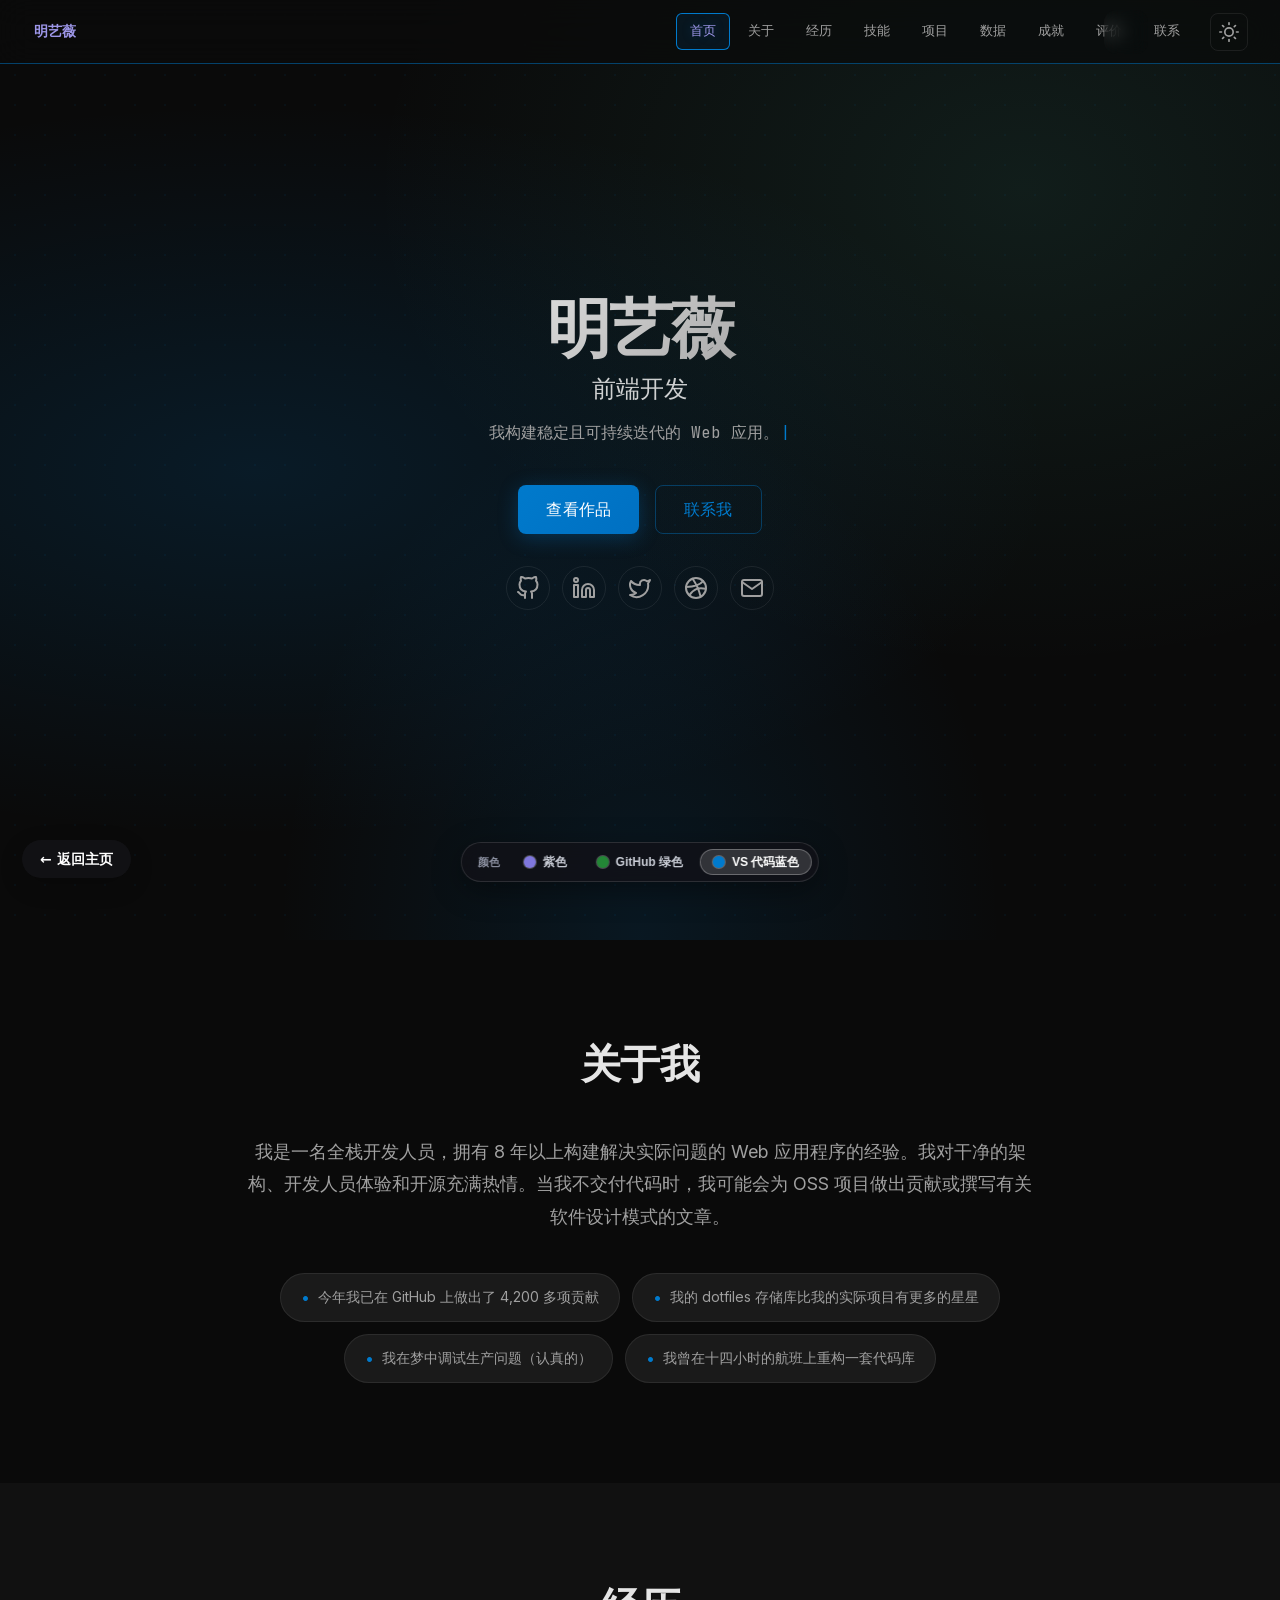
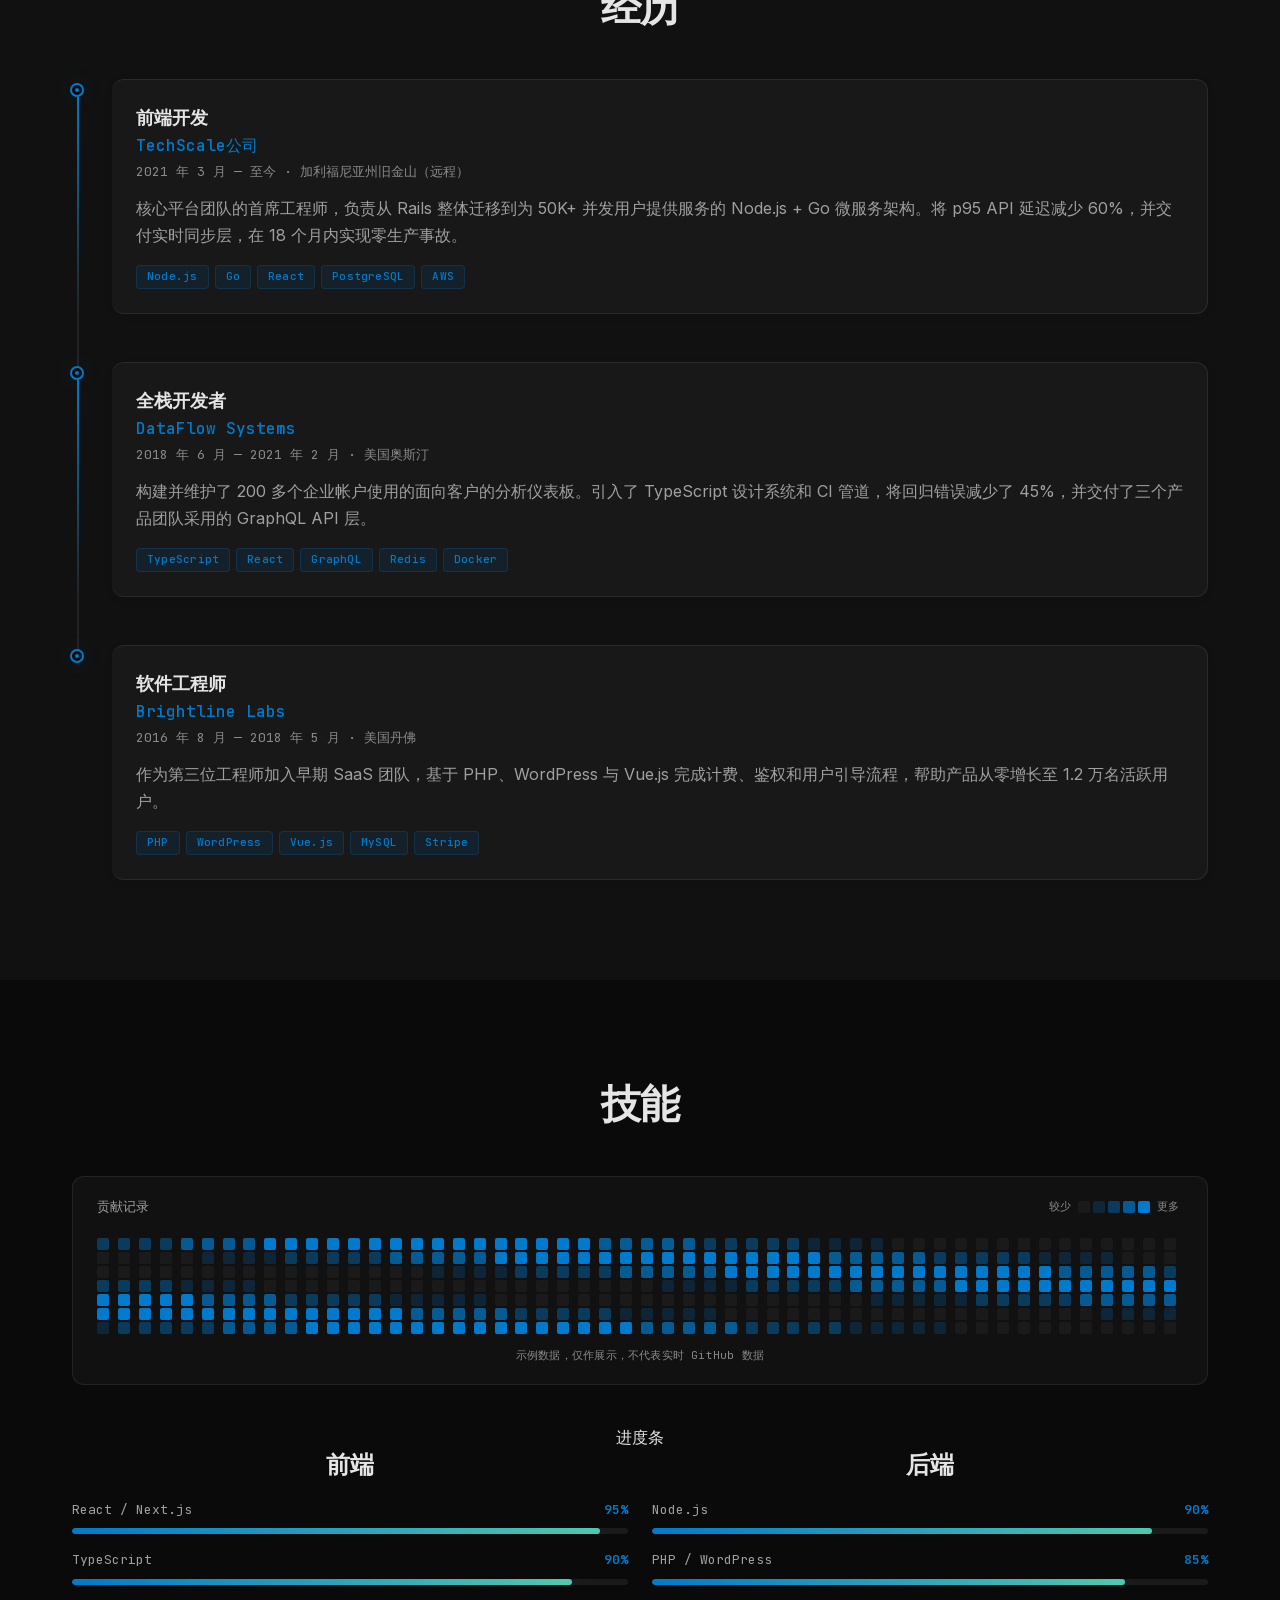
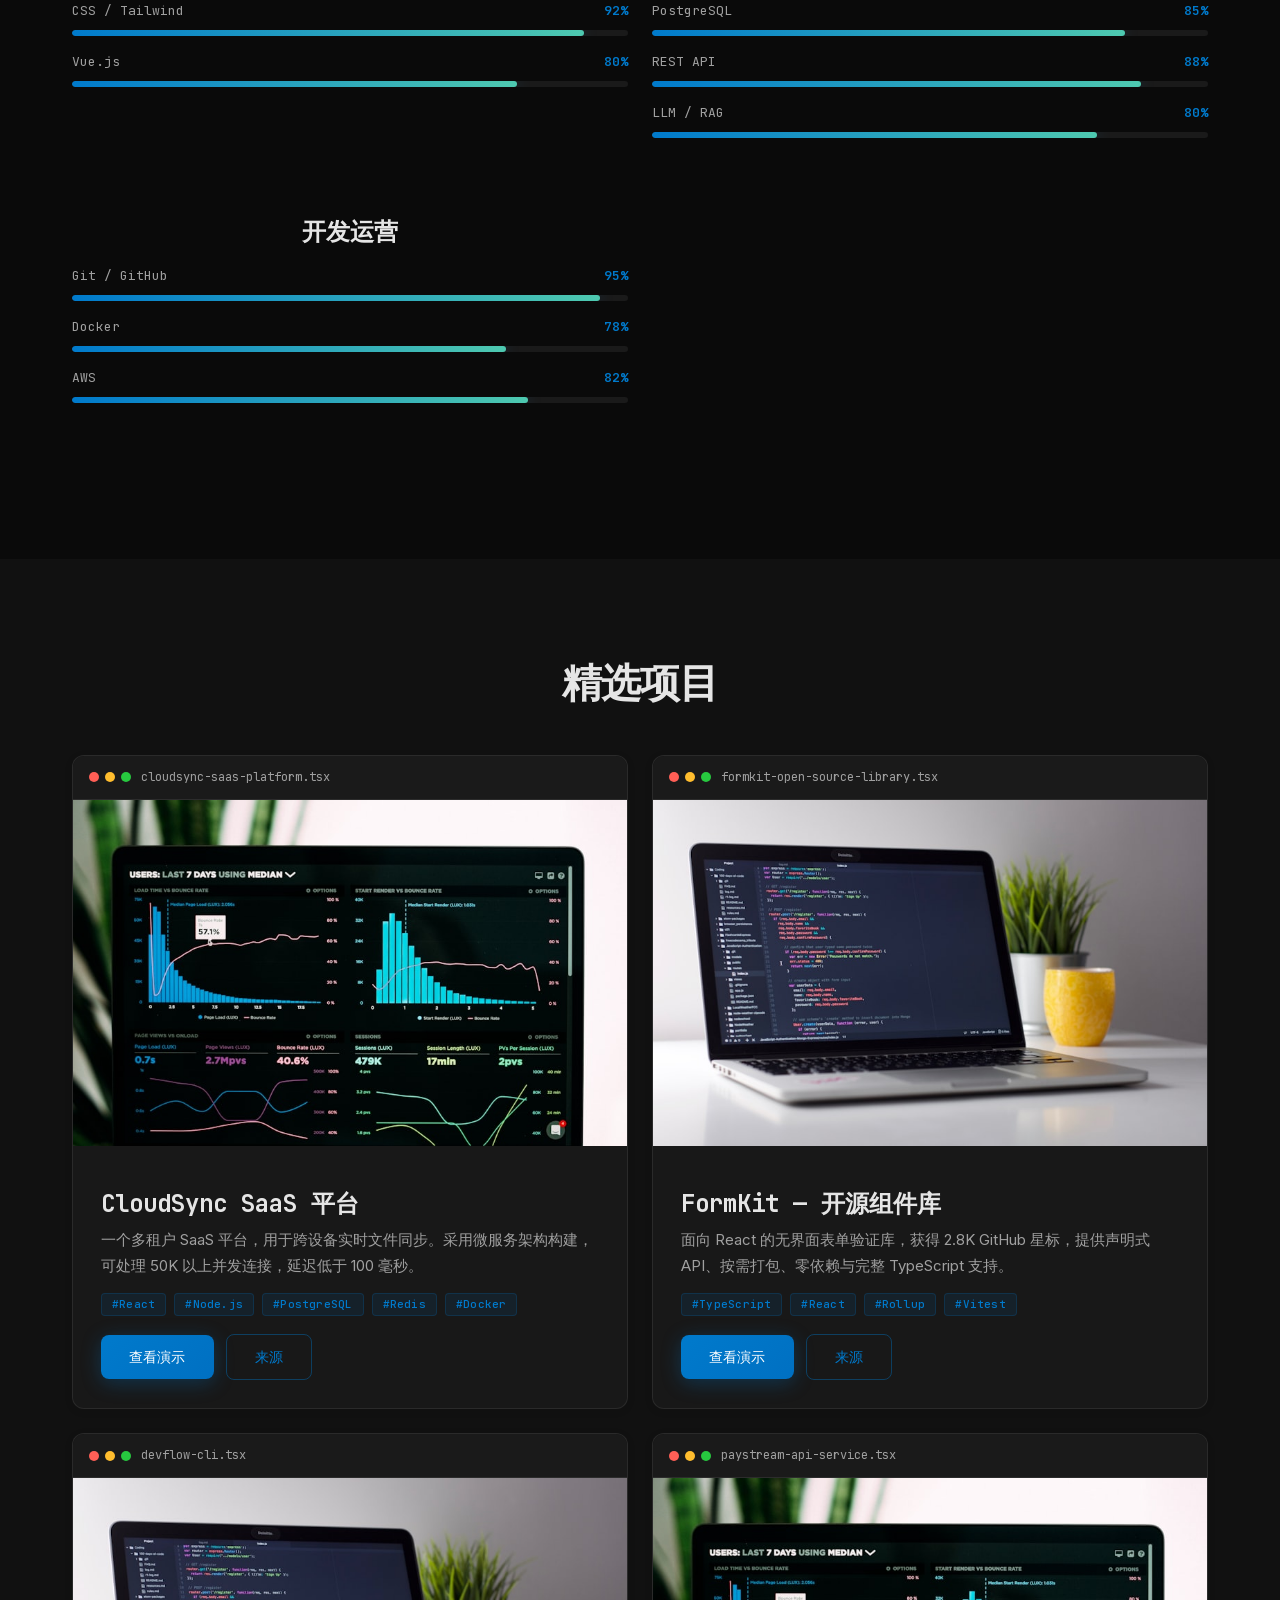
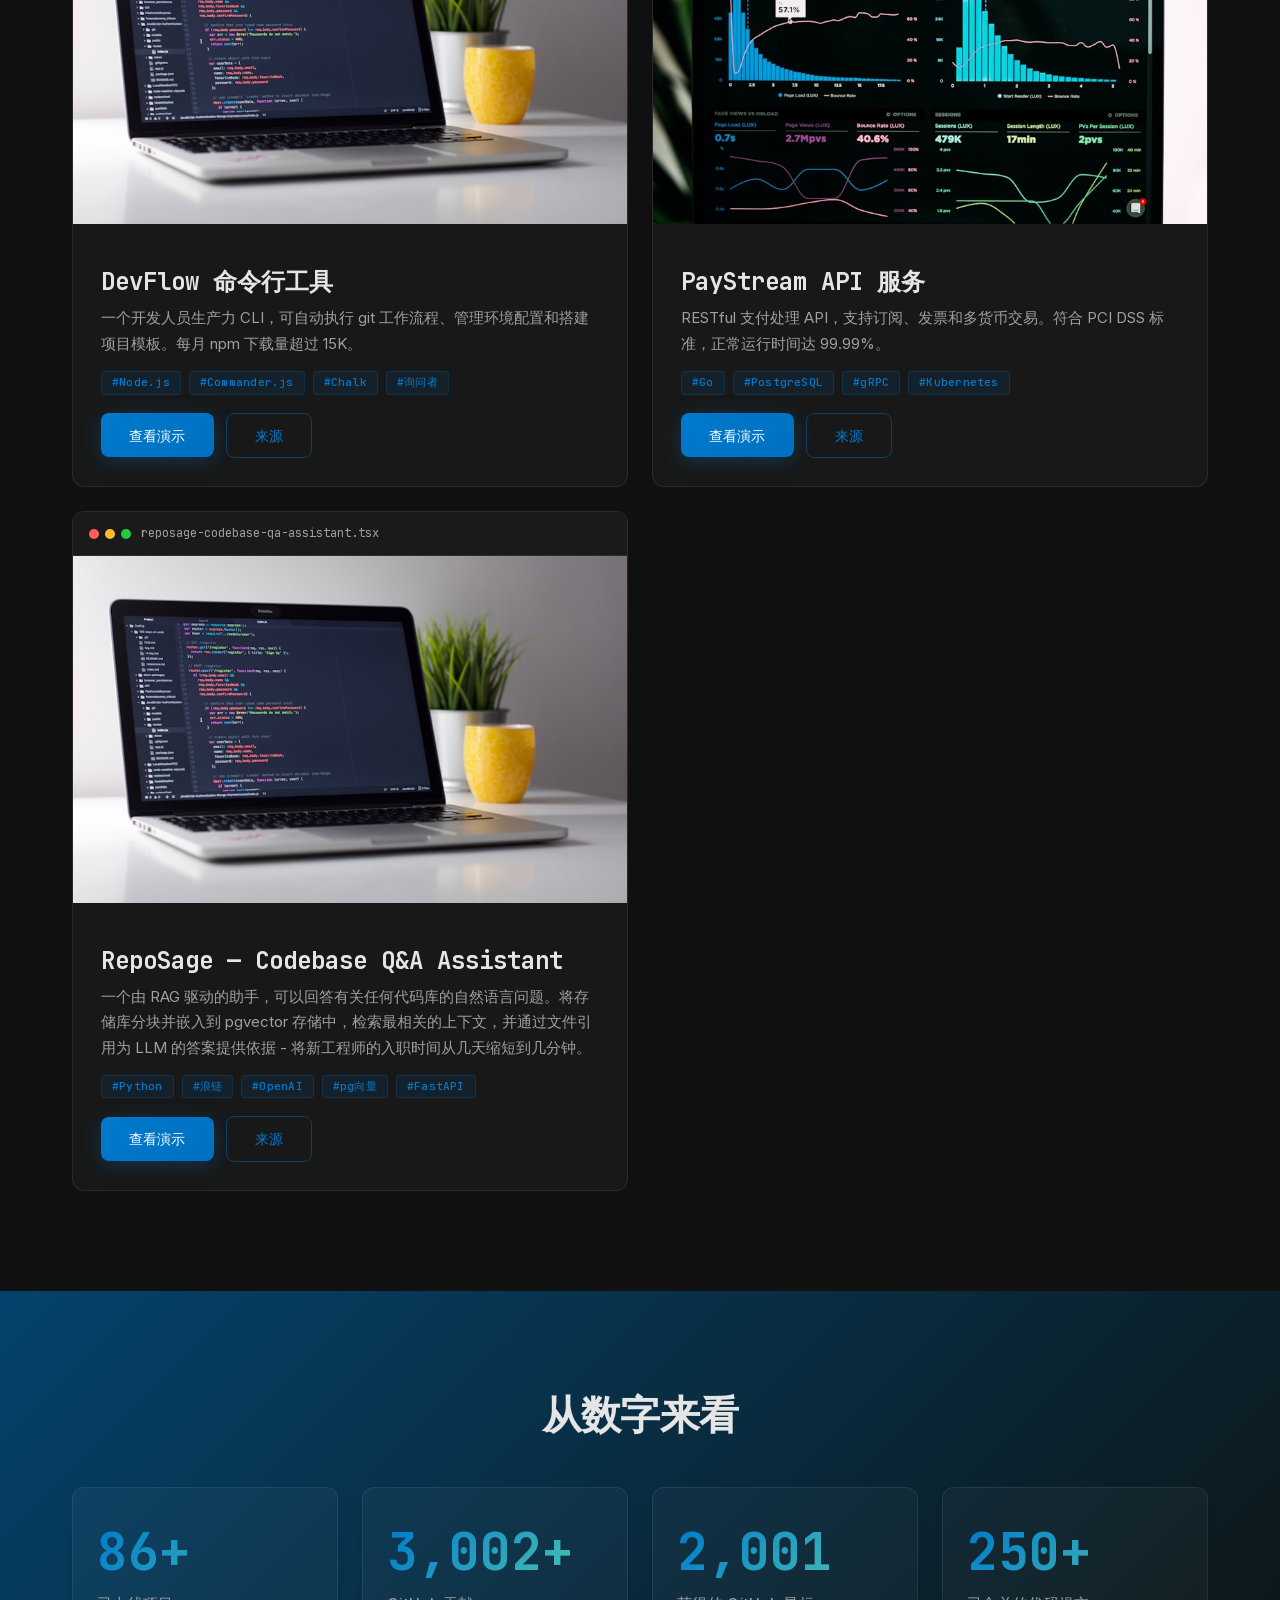
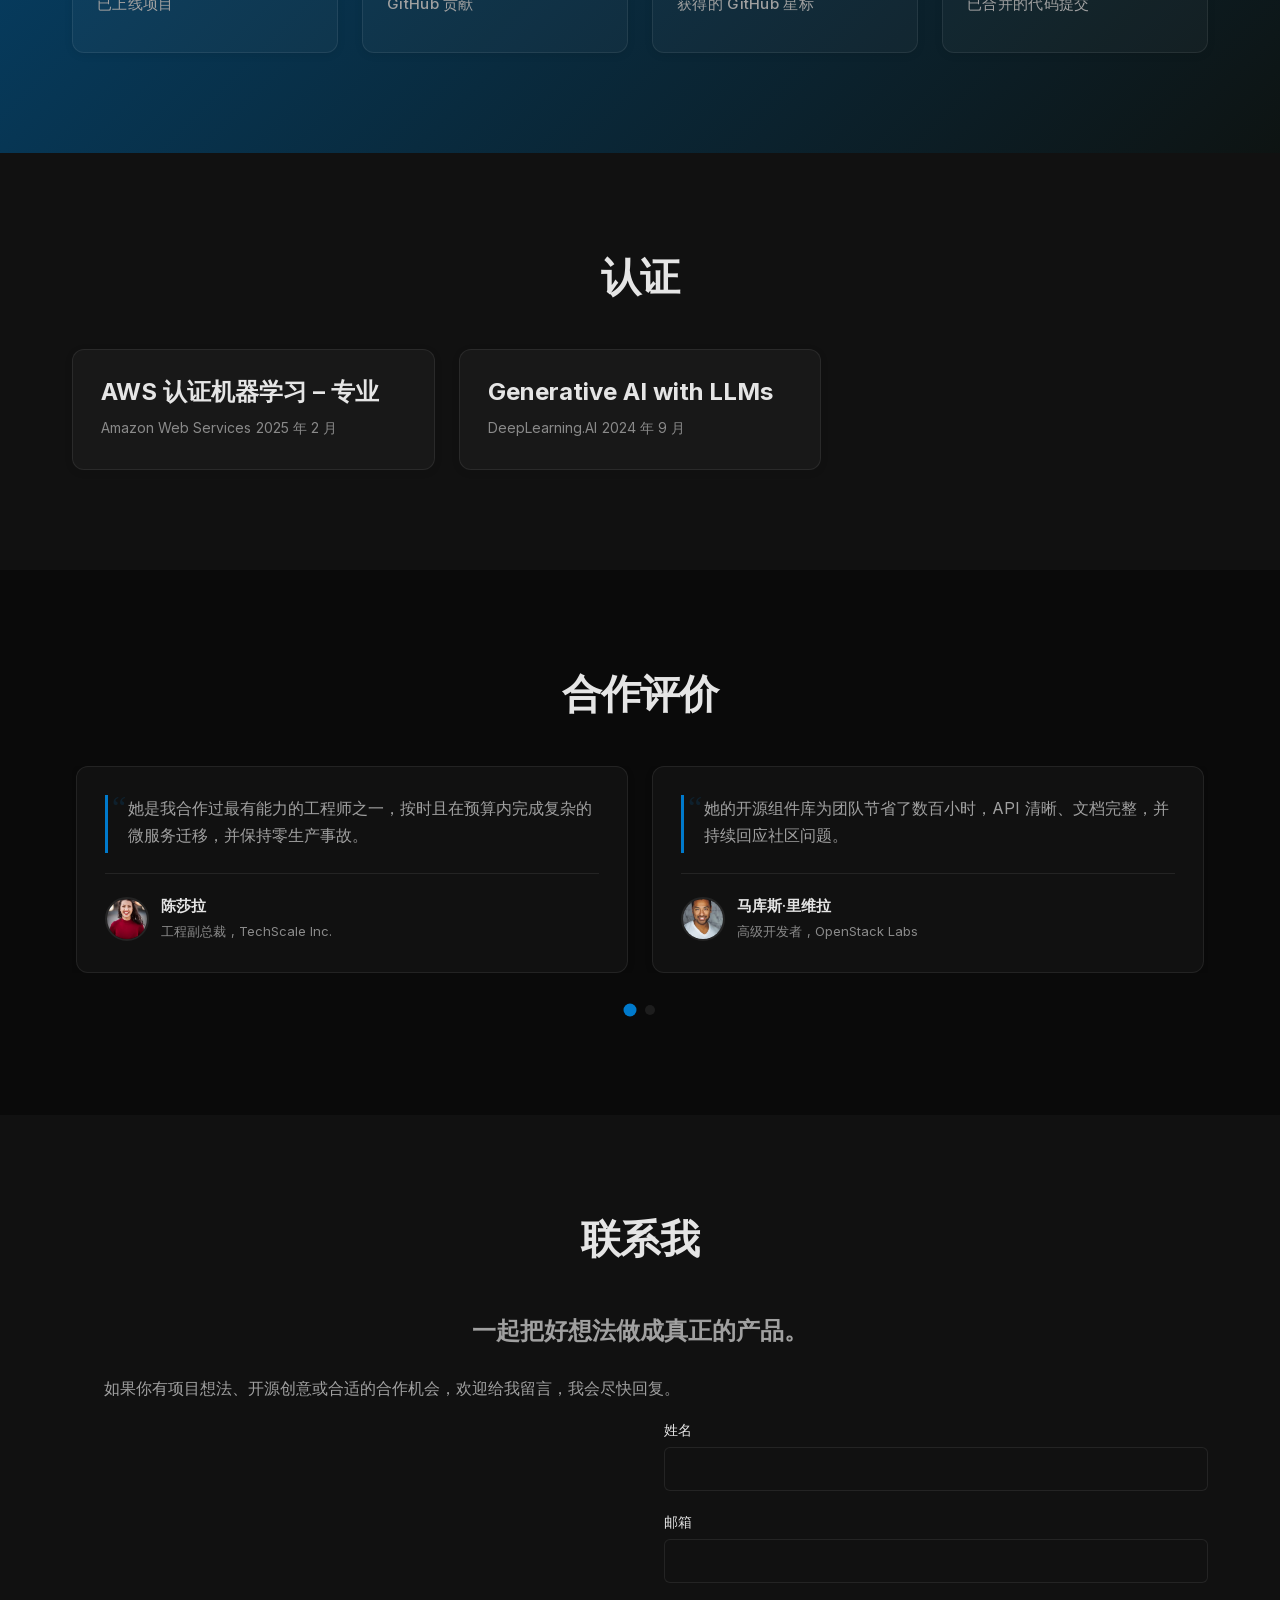
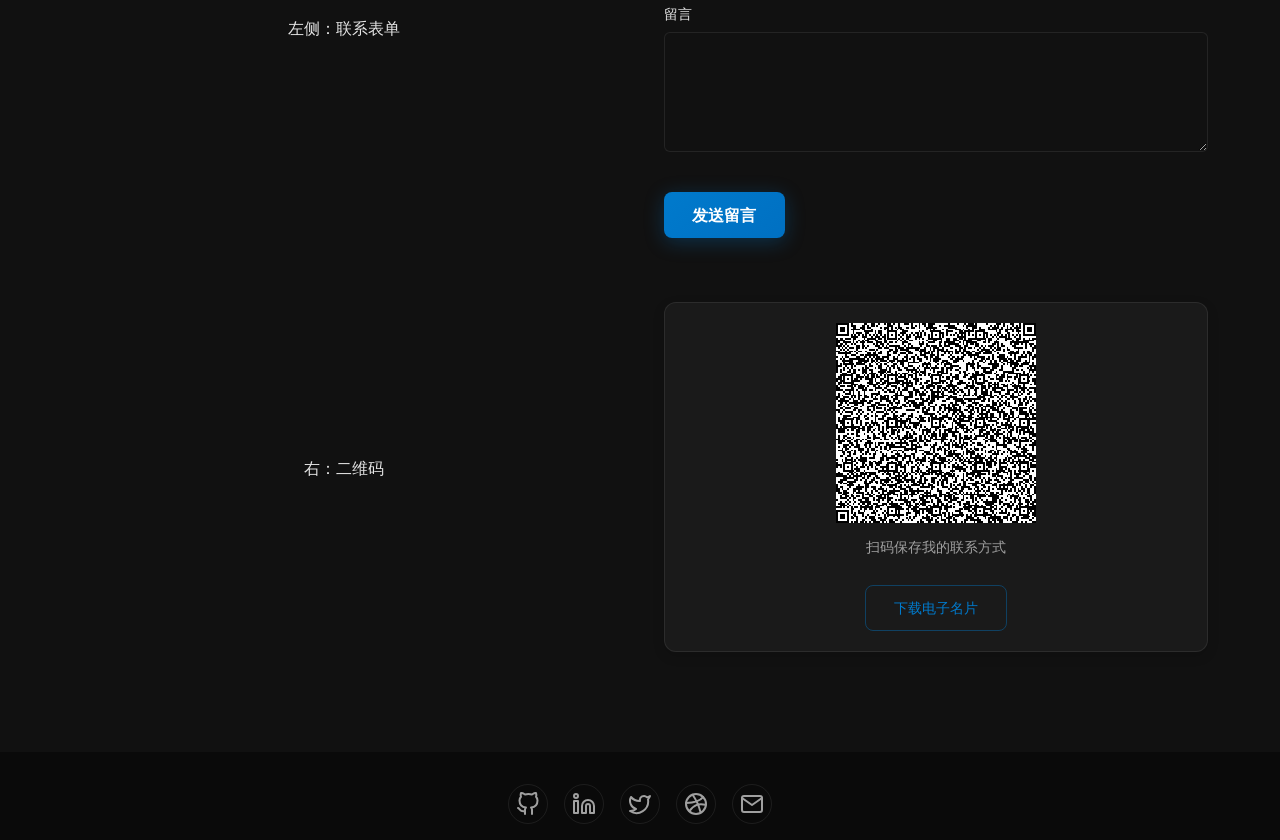
<file: services/frontend/v3.html>
<html lang="zh-CN">
<head>
<meta charset="utf-8"/>
<meta content="width=device-width, initial-scale=1" name="viewport"/>
<script id="animfolio-theme-bootstrap">
(function(){
  var scheme='dark';
  try { var saved=localStorage.getItem('animfolio_theme'); if(saved==='dark'||saved==='light') scheme=saved; } catch(e) {}
  document.documentElement.setAttribute('data-animfolio-pre-theme',scheme);
  document.documentElement.classList.add('animfolio-theme-booting');
  window.__animfolioInitialTheme=scheme;
})();
</script>
<style id="animfolio-theme-bootstrap-style">
html[data-animfolio-pre-theme="dark"],html[data-animfolio-pre-theme="dark"] body{background:#0a0a0a;color:#e5e5e5}
html[data-animfolio-pre-theme="light"],html[data-animfolio-pre-theme="light"] body{background:#ffffff;color:#1a1a1a}
html.animfolio-theme-booting .animfolio-container,html.animfolio-theme-booting .animfolio-container *{transition:none!important}
</style>

<title>作品集 – AnimFolio 开发 — VS Code Blue</title>
<meta content="明艺薇 — 前端开发。" name="description"/>
<style>
@font-face { font-family: 'Inter'; font-style: normal; font-weight: 300 700; font-display: swap; src: url('./assets/fonts/inter-latin.woff2') format('woff2'); }
@font-face { font-family: 'JetBrains Mono'; font-style: normal; font-weight: 400 700; font-display: swap; src: url('./assets/fonts/jetbrains-mono-latin.woff2') format('woff2'); }

/*# sourceURL=animfolio-fonts-local-inline-css */
</style>
<link href="./assets/css/animfolio-base.css" rel="stylesheet"/>
<link href="./assets/css/animfolio-animations.css" rel="stylesheet"/>
<link href="./assets/css/animfolio-nav.css" rel="stylesheet"/>
<link href="./assets/css/animfolio-contact.css" rel="stylesheet"/>
<link href="./assets/css/animfolio-gallery.css" rel="stylesheet"/>
<link href="./assets/css/animfolio-qr.css" rel="stylesheet"/>
<link href="./assets/css/animfolio-print.css" media="print" rel="stylesheet"/>
<link href="./assets/css/format.css" rel="stylesheet"/>
<style id="animfolio-theme-vars">
.animfolio-container {
	--animfolio-accent: #007ACC !important;
	--animfolio-accent-hover: #0070c2 !important;
	--animfolio-accent-light: rgba(0, 122, 204, 0.1) !important;
	--animfolio-accent-subtle: rgba(0, 122, 204, 0.12) !important;
	--animfolio-accent-shadow: rgba(0, 122, 204, 0.3) !important;
	--animfolio-accent-glow: rgba(0, 122, 204, 0.5) !important;
	--animfolio-secondary: #4EC9B0 !important;
	--animfolio-secondary-hover: #44bfa6 !important;
	--animfolio-secondary-light: rgba(78, 201, 176, 0.1) !important;
	--animfolio-on-accent: #ffffff !important;
	--animfolio-on-secondary: #14110f !important;
	--animfolio-bg: #0a0a0a;
	--animfolio-bg-secondary: #141414;
	--animfolio-bg-tertiary: #1e1e1e;
	--animfolio-text: #e5e5e5;
	--animfolio-text-secondary: #a0a0a0;
	--animfolio-text-muted: #8a8a8a;
	--animfolio-border: rgba(255, 255, 255, 0.1);
	--animfolio-border-strong: rgba(255, 255, 255, 0.2);
	--animfolio-surface: #1a1a1a;
	--animfolio-surface-hover: #222222;
	--animfolio-overlay: rgba(0, 0, 0, 0.75);
	--animfolio-success: #22c55e;
	--animfolio-warning: #f59e0b;
	--animfolio-error: #ef4444;
	--animfolio-info: #3b82f6;
	--animfolio-font-heading: 'Inter', -apple-system, BlinkMacSystemFont, sans-serif;
	--animfolio-font-body: 'Inter', -apple-system, BlinkMacSystemFont, sans-serif;
	--animfolio-font-mono: 'JetBrains Mono', 'Fira Code', 'Consolas', monospace;
	--animfolio-font-size-base: 16px;
	--animfolio-font-size-h1: clamp(2.5rem, 5vw, 4rem);
	--animfolio-font-size-h2: clamp(1.75rem, 3.5vw, 2.5rem);
	--animfolio-font-size-h3: 1.5rem;
	--animfolio-font-size-h4: 1.25rem;
	--animfolio-font-weight-bold: 700;
	--animfolio-font-weight-medium: 500;
	--animfolio-line-height: 1.6;
	--animfolio-letter-spacing: 0em;
	--animfolio-container-width: 1200px;
	--animfolio-section-spacing: 100px;
	--animfolio-radius: 12px;
	--animfolio-radius-sm: 6px;
	--animfolio-radius-lg: 16px;
	--animfolio-shadow-sm: 0 1px 2px rgba(0, 0, 0, 0.1);
	--animfolio-shadow-md: 0 4px 12px rgba(0, 0, 0, 0.15);
	--animfolio-shadow-lg: 0 10px 30px rgba(0, 0, 0, 0.2);
	--animfolio-shadow-xl: 0 20px 50px rgba(0, 0, 0, 0.3);
	--animfolio-duration: 0.6s;
	--animfolio-delay: 0s;
	--animfolio-easing: cubic-bezier(0.4, 0, 0.2, 1);
	--animfolio-easing-bounce: cubic-bezier(0.34, 1.56, 0.64, 1);
	--animfolio-stagger: 0.1s;
	--animfolio-transition-fast: 150ms ease;
	--animfolio-transition-normal: 300ms ease;
	--animfolio-transition-slow: 500ms ease;
	--animfolio-z-base: 1;
	--animfolio-z-dropdown: 100;
	--animfolio-z-sticky: 200;
	--animfolio-z-nav: 300;
	--animfolio-z-modal: 400;
	--animfolio-z-lightbox: 500;
	--animfolio-z-tooltip: 600;
	--animfolio-z-cursor: 700;
}
.animfolio-container--light, .animfolio-container[data-animfolio-scheme="light"] {
	--animfolio-bg: #ffffff;
	--animfolio-bg-secondary: #f5f5f5;
	--animfolio-bg-tertiary: #ebebeb;
	--animfolio-text: #1a1a1a;
	--animfolio-text-secondary: #555555;
	--animfolio-text-muted: #767676;
	--animfolio-border: rgba(0, 0, 0, 0.1);
	--animfolio-border-strong: rgba(0, 0, 0, 0.2);
	--animfolio-surface: #ffffff;
	--animfolio-surface-hover: #f9f9f9;
	--animfolio-overlay: rgba(0, 0, 0, 0.5);
	--animfolio-shadow-sm: 0 1px 2px rgba(0, 0, 0, 0.05);
	--animfolio-shadow-md: 0 4px 12px rgba(0, 0, 0, 0.08);
	--animfolio-shadow-lg: 0 10px 30px rgba(0, 0, 0, 0.1);
	--animfolio-shadow-xl: 0 20px 50px rgba(0, 0, 0, 0.15);
	--animfolio-accent-light: rgba(0, 122, 204, 0.08) !important;
	--animfolio-accent-subtle: rgba(0, 122, 204, 0.05) !important;
	--animfolio-accent-shadow: rgba(0, 122, 204, 0.2) !important;
	--animfolio-accent-glow: rgba(0, 122, 204, 0.15) !important;
	--animfolio-on-accent: #ffffff !important;
	--animfolio-on-secondary: #14110f !important;
}
@media (prefers-color-scheme: light) {
	.animfolio-container--auto {
		--animfolio-bg: #ffffff;
		--animfolio-bg-secondary: #f5f5f5;
		--animfolio-bg-tertiary: #ebebeb;
		--animfolio-text: #1a1a1a;
		--animfolio-text-secondary: #555555;
		--animfolio-text-muted: #767676;
		--animfolio-border: rgba(0, 0, 0, 0.1);
		--animfolio-border-strong: rgba(0, 0, 0, 0.2);
		--animfolio-surface: #ffffff;
		--animfolio-surface-hover: #f9f9f9;
		--animfolio-overlay: rgba(0, 0, 0, 0.5);
		--animfolio-shadow-sm: 0 1px 2px rgba(0, 0, 0, 0.05);
		--animfolio-shadow-md: 0 4px 12px rgba(0, 0, 0, 0.08);
		--animfolio-shadow-lg: 0 10px 30px rgba(0, 0, 0, 0.1);
		--animfolio-shadow-xl: 0 20px 50px rgba(0, 0, 0, 0.15);
		--animfolio-accent-light: rgba(0, 122, 204, 0.08) !important;
		--animfolio-accent-subtle: rgba(0, 122, 204, 0.05) !important;
		--animfolio-accent-shadow: rgba(0, 122, 204, 0.2) !important;
		--animfolio-accent-glow: rgba(0, 122, 204, 0.15) !important;
		--animfolio-on-accent: #ffffff !important;
		--animfolio-on-secondary: #14110f !important;
	}
}

.animfolio-container *,.animfolio-container *::before,.animfolio-container *::after{box-sizing:border-box}html{scroll-behavior:smooth;-webkit-font-smoothing:antialiased;-moz-osx-font-smoothing:grayscale}body{margin:0;padding:0;background:#0a0a0a;color:#e5e5e5;font-family:var(--animfolio-font-body,'Inter',-apple-system,BlinkMacSystemFont,'Segoe UI',sans-serif);font-size:var(--animfolio-font-size-base,16px);line-height:var(--animfolio-line-height,1.6);overflow-x:hidden}body.admin-bar{padding-top:32px}body.admin-bar .animfolio-nav--sticky{top:32px}@media screen and (max-width:782px){body.admin-bar{padding-top:46px}body.admin-bar .animfolio-nav--sticky{top:46px}}.wp-site-blocks,.entry-content,.page-content,.post-content{all:unset;display:block}
/*# sourceURL=animfolio-base-inline-css */
</style>
<script>
document.documentElement.className+=" animfolio-js";(function(){function r(){if(window.animfolio&&window.animfolio._initialized){return;}var e=document.querySelectorAll("[data-animfolio-animate]:not(.animfolio-visible),.animfolio-stagger__item:not(.animfolio-visible)");for(var i=0;i<e.length;i++){e[i].classList.add("animfolio-visible");}}if(document.readyState==="complete"){setTimeout(r,1500);}else{window.addEventListener("load",function(){setTimeout(r,1500);});}setTimeout(r,4000);})();
//# sourceURL=animfolio-failsafe-js-after
</script>
<style>.service-back{position:fixed;left:22px;bottom:22px;z-index:99999;padding:12px 18px;border-radius:999px;background:rgba(20,20,24,.82);color:#fff;text-decoration:none;font:600 14px/1 system-ui;backdrop-filter:blur(12px);box-shadow:0 8px 25px rgba(0,0,0,.18)}</style><link href="../service-language.css?v=6" rel="stylesheet"/></head>
<body><button aria-label="切换为英文" aria-pressed="true" class="service-language-toggle" data-language="zh" type="button"><span aria-hidden="true" class="service-language-symbol">中</span></button><a aria-label="返回个人主页服务模块" class="service-back" href="../../#services">← 返回主页</a>
<script>window.ANIMFOLIO_CONTACT_EMAIL = "you@example.com";</script>
<div class="animfolio-container animfolio-container--dark animfolio-container--format-01 animfolio-container--one-page" data-animfolio-format="format-01-developer" data-animfolio-intensity="medium" data-animfolio-scheme="dark"><script id="animfolio-theme-apply">(function(){var c=document.currentScript.parentElement,s=window.__animfolioInitialTheme||c.getAttribute('data-animfolio-scheme');c.setAttribute('data-animfolio-scheme',s);c.classList.remove('animfolio-container--dark','animfolio-container--light');c.classList.add('animfolio-container--'+s);requestAnimationFrame(function(){requestAnimationFrame(function(){document.documentElement.classList.remove('animfolio-theme-booting')})})})();</script><a class="animfolio-skip-link" href="#hero">跳到主要内容</a><nav aria-label="作品集导航" class="animfolio-nav animfolio-nav--horizontal animfolio-nav--sticky" role="navigation"><a class="animfolio-nav__logo" href="#hero">明艺薇</a><button aria-controls="animfolio-nav-menu" aria-expanded="false" aria-label="切换导航" class="animfolio-nav__toggle"><span aria-hidden="true" class="animfolio-nav__toggle-bar"></span><span aria-hidden="true" class="animfolio-nav__toggle-bar"></span><span aria-hidden="true" class="animfolio-nav__toggle-bar"></span></button><ul class="animfolio-nav__list" id="animfolio-nav-menu"><li class="animfolio-nav__item"><a class="animfolio-nav__link" data-animfolio-section="hero" href="#hero">首页</a></li><li class="animfolio-nav__item"><a class="animfolio-nav__link" data-animfolio-section="about" href="#about">关于</a></li><li class="animfolio-nav__item"><a class="animfolio-nav__link" data-animfolio-section="experience" href="#experience">经历</a></li><li class="animfolio-nav__item"><a class="animfolio-nav__link" data-animfolio-section="skills" href="#skills">技能</a></li><li class="animfolio-nav__item"><a class="animfolio-nav__link" data-animfolio-section="projects" href="#projects">项目</a></li><li class="animfolio-nav__item"><a class="animfolio-nav__link" data-animfolio-section="stats" href="#stats">数据</a></li><li class="animfolio-nav__item"><a class="animfolio-nav__link" data-animfolio-section="achievements" href="#achievements">成就</a></li><li class="animfolio-nav__item"><a class="animfolio-nav__link" data-animfolio-section="testimonials" href="#testimonials">评价</a></li><li class="animfolio-nav__item"><a class="animfolio-nav__link" data-animfolio-section="contact" href="#contact">联系</a></li></ul><button aria-label="切换明暗模式" class="animfolio-theme-toggle"><span aria-hidden="true" class="animfolio-theme-toggle__icon animfolio-theme-toggle__icon--sun"><svg fill="none" height="20" stroke="currentColor" stroke-linecap="round" stroke-linejoin="round" stroke-width="2" viewbox="0 0 24 24" width="20"><circle cx="12" cy="12" r="5"></circle><line x1="12" x2="12" y1="1" y2="3"></line><line x1="12" x2="12" y1="21" y2="23"></line><line x1="4.22" x2="5.64" y1="4.22" y2="5.64"></line><line x1="18.36" x2="19.78" y1="18.36" y2="19.78"></line><line x1="1" x2="3" y1="12" y2="12"></line><line x1="21" x2="23" y1="12" y2="12"></line><line x1="4.22" x2="5.64" y1="19.78" y2="18.36"></line><line x1="18.36" x2="19.78" y1="5.64" y2="4.22"></line></svg></span><span aria-hidden="true" class="animfolio-theme-toggle__icon animfolio-theme-toggle__icon--moon"><svg fill="none" height="20" stroke="currentColor" stroke-linecap="round" stroke-linejoin="round" stroke-width="2" viewbox="0 0 24 24" width="20"><path d="M21 12.79A9 9 0 1111.21 3 7 7 0 0021 12.79z"></path></svg></span></button></nav><section class="animfolio-section animfolio-section--hero animfolio-section--align-center" data-animfolio-section="hero" id="hero"><div class="animfolio-inner">
<div class="animfolio-hero">
<div class="animfolio-hero__content">
<h1 class="animfolio-hero__name" data-animfolio-animate="fade-up">明艺薇</h1>
<h2 class="animfolio-hero__title" data-animfolio-animate="fade-up" data-animfolio-delay="0.1">前端开发</h2>
<div class="animfolio-hero__subtitle animfolio-hero__typed" data-animfolio-animate="fade-up" data-animfolio-delay="0.2" data-animfolio-typed='["我构建稳定且可持续迭代的 Web 应用。", "我编写清晰、易维护的代码。", "我把想法推进成真正上线的产品。"]'>我构建稳定且可持续迭代的 Web 应用。</div>
<div class="animfolio-hero__cta" data-animfolio-animate="fade-up" data-animfolio-delay="0.3">
<a class="animfolio-button animfolio-button--primary animfolio-hero__cta-primary" href="#projects">
						查看作品					</a>
<a class="animfolio-button animfolio-button--secondary animfolio-hero__cta-secondary" href="#contact">
						联系我					</a>
</div>
<div class="animfolio-hero__social animfolio-social-icons animfolio-social-icons--outline" data-animfolio-animate="fade-up" data-animfolio-delay="0.4">
<a aria-label="Github" href="https://github.com/yourusername" rel="noopener noreferrer" target="_blank">
<svg aria-hidden="true" fill="none" height="24" stroke="currentColor" stroke-linecap="round" stroke-linejoin="round" stroke-width="2" viewbox="0 0 24 24" width="24" xmlns="http://www.w3.org/2000/svg"><path d="M9 19c-5 1.5-5-2.5-7-3m14 6v-3.87a3.37 3.37 0 0 0-.94-2.61c3.14-.35 6.44-1.54 6.44-7A5.44 5.44 0 0 0 20 4.77 5.07 5.07 0 0 0 19.91 1S18.73.65 16 2.48a13.38 13.38 0 0 0-7 0C6.27.65 5.09 1 5.09 1A5.07 5.07 0 0 0 5 4.77a5.44 5.44 0 0 0-1.5 3.78c0 5.42 3.3 6.61 6.44 7A3.37 3.37 0 0 0 9 18.13V22"></path></svg> <span class="animfolio-social__label">Github</span>
</a>
<a aria-label="领英" href="https://linkedin.com/in/yourusername" rel="noopener noreferrer" target="_blank">
<svg aria-hidden="true" fill="none" height="24" stroke="currentColor" stroke-linecap="round" stroke-linejoin="round" stroke-width="2" viewbox="0 0 24 24" width="24" xmlns="http://www.w3.org/2000/svg"><path d="M16 8a6 6 0 0 1 6 6v7h-4v-7a2 2 0 0 0-2-2 2 2 0 0 0-2 2v7h-4v-7a6 6 0 0 1 6-6z"></path><rect height="12" width="4" x="2" y="9"></rect><circle cx="4" cy="4" r="2"></circle></svg> <span class="animfolio-social__label">领英</span>
</a>
<a aria-label="推特" href="https://twitter.com/yourusername" rel="noopener noreferrer" target="_blank">
<svg aria-hidden="true" fill="none" height="24" stroke="currentColor" stroke-linecap="round" stroke-linejoin="round" stroke-width="2" viewbox="0 0 24 24" width="24" xmlns="http://www.w3.org/2000/svg"><path d="M22 4s-.7 2.1-2 3.4c1.6 10-9.4 17.3-18 11.6 2.2.1 4.4-.6 6-2C3 15.5.5 9.6 3 5c2.2 2.6 5.6 4.1 9 4-.9-4.2 4-6.6 7-3.8 1.1 0 3-1.2 3-1.2z"></path></svg> <span class="animfolio-social__label">推特</span>
</a>
<a aria-label="运球" href="https://dribbble.com/yourusername" rel="noopener noreferrer" target="_blank">
<svg aria-hidden="true" fill="none" height="24" stroke="currentColor" stroke-linecap="round" stroke-linejoin="round" stroke-width="2" viewbox="0 0 24 24" width="24" xmlns="http://www.w3.org/2000/svg"><circle cx="12" cy="12" r="10"></circle><path d="M8.56 2.75c4.37 6.03 6.02 9.42 8.03 17.72m2.54-15.38c-3.72 4.35-8.94 5.66-16.88 5.85m19.5 1.9c-3.5-.93-6.63-.82-8.94 0-2.58.92-5.01 2.86-7.44 6.32"></path></svg> <span class="animfolio-social__label">运球</span>
</a>
<a aria-label="邮箱" href="mailto:hello@yourdomain.com" rel="noopener noreferrer" target="_blank">
<svg aria-hidden="true" fill="none" height="24" stroke="currentColor" stroke-linecap="round" stroke-linejoin="round" stroke-width="2" viewbox="0 0 24 24" width="24" xmlns="http://www.w3.org/2000/svg"><path d="M4 4h16c1.1 0 2 .9 2 2v12c0 1.1-.9 2-2 2H4c-1.1 0-2-.9-2-2V6c0-1.1.9-2 2-2z"></path><polyline points="22,6 12,13 2,6"></polyline></svg> <span class="animfolio-social__label">邮箱</span>
</a>
</div>
</div>
</div>
</div><!-- .animfolio-inner --></section><section class="animfolio-section animfolio-section--about animfolio-section--align-center" data-animfolio-section="about" id="about"><div class="animfolio-inner"><div class="animfolio-section__header"><h2 class="animfolio-section__title">关于我</h2></div><div class="animfolio-about" data-animfolio-animate="fade-up">
<div class="animfolio-about__bio">我是一名全栈开发人员，拥有 8 年以上构建解决实际问题的 Web 应用程序的经验。我对干净的架构、开发人员体验和开源充满热情。当我不交付代码时，我可能会为 OSS 项目做出贡献或撰写有关软件设计模式的文章。</div>
<div class="animfolio-about__fun-facts animfolio-stagger" data-animfolio-stagger="0.1">
<div class="animfolio-about__fun-fact animfolio-stagger__item">
					今年我已在 GitHub 上做出了 4,200 多项贡献				</div>
<div class="animfolio-about__fun-fact animfolio-stagger__item">
					我的 dotfiles 存储库比我的实际项目有更多的星星				</div>
<div class="animfolio-about__fun-fact animfolio-stagger__item">
					我在梦中调试生产问题（认真的）				</div>
<div class="animfolio-about__fun-fact animfolio-stagger__item">
					我曾在十四小时的航班上重构一套代码库				</div>
</div>
</div>
</div><!-- .animfolio-inner --></section><section class="animfolio-section animfolio-section--experience animfolio-section--align-center" data-animfolio-section="experience" id="experience"><div class="animfolio-inner"><div class="animfolio-section__header"><h2 class="animfolio-section__title">经历</h2></div>
<div class="animfolio-timeline animfolio-stagger" data-animfolio-animate="fade-up" data-animfolio-stagger="0.1">
<div class="animfolio-timeline__line"></div>
<div class="animfolio-timeline__item animfolio-stagger__item" data-animfolio-animate="fade-up" data-animfolio-delay="0.0">
<div class="animfolio-timeline__dot"></div>
<div class="animfolio-timeline__content animfolio-card animfolio-card--bordered">
<div class="animfolio-timeline__role">前端开发</div>
<div class="animfolio-timeline__company">TechScale公司</div>
<div class="animfolio-timeline__date">
					2021 年 3 月 — 至今 · 加利福尼亚州旧金山（远程）									</div>
<div class="animfolio-timeline__description">核心平台团队的首席工程师，负责从 Rails 整体迁移到为 50K+ 并发用户提供服务的 Node.js + Go 微服务架构。将 p95 API 延迟减少 60%，并交付实时同步层，在 18 个月内实现零生产事故。</div>
<div class="animfolio-timeline__tags animfolio-card__tags">
<span class="animfolio-card__tag">Node.js</span>
<span class="animfolio-card__tag">Go</span>
<span class="animfolio-card__tag">React</span>
<span class="animfolio-card__tag">PostgreSQL</span>
<span class="animfolio-card__tag">AWS</span>
</div>
</div>
</div>
<div class="animfolio-timeline__item animfolio-stagger__item" data-animfolio-animate="fade-up" data-animfolio-delay="0.1">
<div class="animfolio-timeline__dot"></div>
<div class="animfolio-timeline__content animfolio-card animfolio-card--bordered">
<div class="animfolio-timeline__role">全栈开发者</div>
<div class="animfolio-timeline__company">DataFlow Systems</div>
<div class="animfolio-timeline__date">
					2018 年 6 月 — 2021 年 2 月 · 美国奥斯汀									</div>
<div class="animfolio-timeline__description">构建并维护了 200 多个企业帐户使用的面向客户的分析仪表板。引入了 TypeScript 设计系统和 CI 管道，将回归错误减少了 45%，并交付了三个产品团队采用的 GraphQL API 层。</div>
<div class="animfolio-timeline__tags animfolio-card__tags">
<span class="animfolio-card__tag">TypeScript</span>
<span class="animfolio-card__tag">React</span>
<span class="animfolio-card__tag">GraphQL</span>
<span class="animfolio-card__tag">Redis</span>
<span class="animfolio-card__tag">Docker</span>
</div>
</div>
</div>
<div class="animfolio-timeline__item animfolio-stagger__item" data-animfolio-animate="fade-up" data-animfolio-delay="0.2">
<div class="animfolio-timeline__dot"></div>
<div class="animfolio-timeline__content animfolio-card animfolio-card--bordered">
<div class="animfolio-timeline__role">软件工程师</div>
<div class="animfolio-timeline__company">Brightline Labs</div>
<div class="animfolio-timeline__date">
					2016 年 8 月 — 2018 年 5 月 · 美国丹佛									</div>
<div class="animfolio-timeline__description">作为第三位工程师加入早期 SaaS 团队，基于 PHP、WordPress 与 Vue.js 完成计费、鉴权和用户引导流程，帮助产品从零增长至 1.2 万名活跃用户。</div>
<div class="animfolio-timeline__tags animfolio-card__tags">
<span class="animfolio-card__tag">PHP</span>
<span class="animfolio-card__tag">WordPress</span>
<span class="animfolio-card__tag">Vue.js</span>
<span class="animfolio-card__tag">MySQL</span>
<span class="animfolio-card__tag">Stripe</span>
</div>
</div>
</div>
</div>
</div><!-- .animfolio-inner --></section><section class="animfolio-section animfolio-section--skills animfolio-section--align-center" data-animfolio-section="skills" id="skills"><div class="animfolio-inner"><div class="animfolio-section__header"><h2 class="animfolio-section__title">技能</h2></div>
<div class="animfolio-f01-heatmap-panel" data-animfolio-animate="fade-up">
<div class="animfolio-f01-heatmap-panel__head">
<span class="animfolio-f01-heatmap-panel__title">贡献记录</span>
<span aria-hidden="true" class="animfolio-f01-heatmap-panel__legend">
<span class="animfolio-f01-heatmap-panel__legend-label">较少</span>
<span class="animfolio-f01-heatmap__cell"></span>
<span class="animfolio-f01-heatmap__cell animfolio-f01-heatmap__cell--l1"></span>
<span class="animfolio-f01-heatmap__cell animfolio-f01-heatmap__cell--l2"></span>
<span class="animfolio-f01-heatmap__cell animfolio-f01-heatmap__cell--l3"></span>
<span class="animfolio-f01-heatmap__cell animfolio-f01-heatmap__cell--l4"></span>
<span class="animfolio-f01-heatmap-panel__legend-label">更多</span>
</span>
</div>
<div aria-hidden="true" class="animfolio-f01-heatmap" role="presentation"></div>
<p class="animfolio-f01-heatmap-panel__note">示例数据，仅作展示，不代表实时 GitHub 数据</p>
</div>
<div class="animfolio-skills animfolio-skills--bars" data-animfolio-animate="fade-up">
 进度条
<div class="animfolio-grid animfolio-grid--2 animfolio-stagger" data-animfolio-stagger="0.1">
<div class="animfolio-skills__category animfolio-stagger__item">
<h3 class="animfolio-skills__category-title">前端</h3>
<div class="animfolio-skills__list">
<div class="animfolio-skills__item">
<div class="animfolio-skills__label">
<span>React / Next.js</span>
<span class="animfolio-skills__value">95%</span>
</div>
<div class="animfolio-skills__bar">
<div class="animfolio-skills__bar-fill" style="width: 95%"></div>
</div>
</div>
<div class="animfolio-skills__item">
<div class="animfolio-skills__label">
<span>TypeScript</span>
<span class="animfolio-skills__value">90%</span>
</div>
<div class="animfolio-skills__bar">
<div class="animfolio-skills__bar-fill" style="width: 90%"></div>
</div>
</div>
<div class="animfolio-skills__item">
<div class="animfolio-skills__label">
<span>CSS / Tailwind</span>
<span class="animfolio-skills__value">92%</span>
</div>
<div class="animfolio-skills__bar">
<div class="animfolio-skills__bar-fill" style="width: 92%"></div>
</div>
</div>
<div class="animfolio-skills__item">
<div class="animfolio-skills__label">
<span>Vue.js</span>
<span class="animfolio-skills__value">80%</span>
</div>
<div class="animfolio-skills__bar">
<div class="animfolio-skills__bar-fill" style="width: 80%"></div>
</div>
</div>
</div>
</div>
<div class="animfolio-skills__category animfolio-stagger__item">
<h3 class="animfolio-skills__category-title">后端</h3>
<div class="animfolio-skills__list">
<div class="animfolio-skills__item">
<div class="animfolio-skills__label">
<span>Node.js</span>
<span class="animfolio-skills__value">90%</span>
</div>
<div class="animfolio-skills__bar">
<div class="animfolio-skills__bar-fill" style="width: 90%"></div>
</div>
</div>
<div class="animfolio-skills__item">
<div class="animfolio-skills__label">
<span>PHP / WordPress</span>
<span class="animfolio-skills__value">85%</span>
</div>
<div class="animfolio-skills__bar">
<div class="animfolio-skills__bar-fill" style="width: 85%"></div>
</div>
</div>
<div class="animfolio-skills__item">
<div class="animfolio-skills__label">
<span>PostgreSQL</span>
<span class="animfolio-skills__value">85%</span>
</div>
<div class="animfolio-skills__bar">
<div class="animfolio-skills__bar-fill" style="width: 85%"></div>
</div>
</div>
<div class="animfolio-skills__item">
<div class="animfolio-skills__label">
<span>REST API</span>
<span class="animfolio-skills__value">88%</span>
</div>
<div class="animfolio-skills__bar">
<div class="animfolio-skills__bar-fill" style="width: 88%"></div>
</div>
</div>
<div class="animfolio-skills__item">
<div class="animfolio-skills__label">
<span>LLM / RAG</span>
<span class="animfolio-skills__value">80%</span>
</div>
<div class="animfolio-skills__bar">
<div class="animfolio-skills__bar-fill" style="width: 80%"></div>
</div>
</div>
</div>
</div>
<div class="animfolio-skills__category animfolio-stagger__item">
<h3 class="animfolio-skills__category-title">开发运营</h3>
<div class="animfolio-skills__list">
<div class="animfolio-skills__item">
<div class="animfolio-skills__label">
<span>Git / GitHub</span>
<span class="animfolio-skills__value">95%</span>
</div>
<div class="animfolio-skills__bar">
<div class="animfolio-skills__bar-fill" style="width: 95%"></div>
</div>
</div>
<div class="animfolio-skills__item">
<div class="animfolio-skills__label">
<span>Docker</span>
<span class="animfolio-skills__value">78%</span>
</div>
<div class="animfolio-skills__bar">
<div class="animfolio-skills__bar-fill" style="width: 78%"></div>
</div>
</div>
<div class="animfolio-skills__item">
<div class="animfolio-skills__label">
<span>AWS</span>
<span class="animfolio-skills__value">82%</span>
</div>
<div class="animfolio-skills__bar">
<div class="animfolio-skills__bar-fill" style="width: 82%"></div>
</div>
</div>
</div>
</div>
</div>
</div>
</div><!-- .animfolio-inner --></section><section class="animfolio-section animfolio-section--projects animfolio-section--align-center" data-animfolio-section="projects" id="projects"><div class="animfolio-inner"><div class="animfolio-section__header"><h2 class="animfolio-section__title">精选项目</h2></div>
<div class="animfolio-grid animfolio-grid--2 animfolio-stagger" data-animfolio-stagger="0.15">
<div class="animfolio-project animfolio-card animfolio-card--bordered animfolio-f01-codecard animfolio-stagger__item">
<div aria-hidden="true" class="animfolio-f01-codecard__bar">
<span class="animfolio-f01-codecard__dots">
<span class="animfolio-f01-codecard__dot"></span>
<span class="animfolio-f01-codecard__dot"></span>
<span class="animfolio-f01-codecard__dot"></span>
</span>
<span class="animfolio-f01-codecard__file">cloudsync-saas-platform.tsx</span>
</div>
<img alt="CloudSync SaaS 平台" class="animfolio-project__image" decoding="async" height="400" loading="lazy" src="./assets/images/project-dashboard.jpg" width="600"/>
<div class="animfolio-f01-codecard__body">
<h3 class="animfolio-project__title animfolio-card__title">CloudSync SaaS 平台</h3>
<p class="animfolio-project__description">一个多租户 SaaS 平台，用于跨设备实时文件同步。采用微服务架构构建，可处理 50K 以上并发连接，延迟低于 100 毫秒。</p>
<div class="animfolio-project__stack animfolio-card__tags">
<span class="animfolio-card__tag">React</span>
<span class="animfolio-card__tag">Node.js</span>
<span class="animfolio-card__tag">PostgreSQL</span>
<span class="animfolio-card__tag">Redis</span>
<span class="animfolio-card__tag">Docker</span>
</div>
<div class="animfolio-project__links animfolio-card__footer">
<a class="animfolio-button animfolio-button--primary" href="#" rel="noopener noreferrer" target="_blank">
							查看演示						</a>
<a class="animfolio-button animfolio-button--secondary" href="#" rel="noopener noreferrer" target="_blank">
							来源						</a>
</div>
</div>
</div>
<div class="animfolio-project animfolio-card animfolio-card--bordered animfolio-f01-codecard animfolio-stagger__item">
<div aria-hidden="true" class="animfolio-f01-codecard__bar">
<span class="animfolio-f01-codecard__dots">
<span class="animfolio-f01-codecard__dot"></span>
<span class="animfolio-f01-codecard__dot"></span>
<span class="animfolio-f01-codecard__dot"></span>
</span>
<span class="animfolio-f01-codecard__file">formkit-open-source-library.tsx</span>
</div>
<img alt="FormKit — 开源组件库" class="animfolio-project__image" decoding="async" height="400" loading="lazy" src="./assets/images/project-tech.jpg" width="600"/>
<div class="animfolio-f01-codecard__body">
<h3 class="animfolio-project__title animfolio-card__title">FormKit — 开源组件库</h3>
<p class="animfolio-project__description">面向 React 的无界面表单验证库，获得 2.8K GitHub 星标，提供声明式 API、按需打包、零依赖与完整 TypeScript 支持。</p>
<div class="animfolio-project__stack animfolio-card__tags">
<span class="animfolio-card__tag">TypeScript</span>
<span class="animfolio-card__tag">React</span>
<span class="animfolio-card__tag">Rollup</span>
<span class="animfolio-card__tag">Vitest</span>
</div>
<div class="animfolio-project__links animfolio-card__footer">
<a class="animfolio-button animfolio-button--primary" href="#" rel="noopener noreferrer" target="_blank">
							查看演示						</a>
<a class="animfolio-button animfolio-button--secondary" href="#" rel="noopener noreferrer" target="_blank">
							来源						</a>
</div>
</div>
</div>
<div class="animfolio-project animfolio-card animfolio-card--bordered animfolio-f01-codecard animfolio-stagger__item">
<div aria-hidden="true" class="animfolio-f01-codecard__bar">
<span class="animfolio-f01-codecard__dots">
<span class="animfolio-f01-codecard__dot"></span>
<span class="animfolio-f01-codecard__dot"></span>
<span class="animfolio-f01-codecard__dot"></span>
</span>
<span class="animfolio-f01-codecard__file">devflow-cli.tsx</span>
</div>
<img alt="DevFlow 命令行工具" class="animfolio-project__image" decoding="async" height="400" loading="lazy" src="./assets/images/project-tech.jpg" width="600"/>
<div class="animfolio-f01-codecard__body">
<h3 class="animfolio-project__title animfolio-card__title">DevFlow 命令行工具</h3>
<p class="animfolio-project__description">一个开发人员生产力 CLI，可自动执行 git 工作流程、管理环境配置和搭建项目模板。每月 npm 下载量超过 15K。</p>
<div class="animfolio-project__stack animfolio-card__tags">
<span class="animfolio-card__tag">Node.js</span>
<span class="animfolio-card__tag">Commander.js</span>
<span class="animfolio-card__tag">Chalk</span>
<span class="animfolio-card__tag">询问者</span>
</div>
<div class="animfolio-project__links animfolio-card__footer">
<a class="animfolio-button animfolio-button--primary" href="#" rel="noopener noreferrer" target="_blank">
							查看演示						</a>
<a class="animfolio-button animfolio-button--secondary" href="#" rel="noopener noreferrer" target="_blank">
							来源						</a>
</div>
</div>
</div>
<div class="animfolio-project animfolio-card animfolio-card--bordered animfolio-f01-codecard animfolio-stagger__item">
<div aria-hidden="true" class="animfolio-f01-codecard__bar">
<span class="animfolio-f01-codecard__dots">
<span class="animfolio-f01-codecard__dot"></span>
<span class="animfolio-f01-codecard__dot"></span>
<span class="animfolio-f01-codecard__dot"></span>
</span>
<span class="animfolio-f01-codecard__file">paystream-api-service.tsx</span>
</div>
<img alt="PayStream API 服务" class="animfolio-project__image" decoding="async" height="400" loading="lazy" src="./assets/images/project-dashboard.jpg" width="600"/>
<div class="animfolio-f01-codecard__body">
<h3 class="animfolio-project__title animfolio-card__title">PayStream API 服务</h3>
<p class="animfolio-project__description">RESTful 支付处理 API，支持订阅、发票和多货币交易。符合 PCI DSS 标准，正常运行时间达 99.99%。</p>
<div class="animfolio-project__stack animfolio-card__tags">
<span class="animfolio-card__tag">Go</span>
<span class="animfolio-card__tag">PostgreSQL</span>
<span class="animfolio-card__tag">gRPC</span>
<span class="animfolio-card__tag">Kubernetes</span>
</div>
<div class="animfolio-project__links animfolio-card__footer">
<a class="animfolio-button animfolio-button--primary" href="#" rel="noopener noreferrer" target="_blank">
							查看演示						</a>
<a class="animfolio-button animfolio-button--secondary" href="#" rel="noopener noreferrer" target="_blank">
							来源						</a>
</div>
</div>
</div>
<div class="animfolio-project animfolio-card animfolio-card--bordered animfolio-f01-codecard animfolio-stagger__item">
<div aria-hidden="true" class="animfolio-f01-codecard__bar">
<span class="animfolio-f01-codecard__dots">
<span class="animfolio-f01-codecard__dot"></span>
<span class="animfolio-f01-codecard__dot"></span>
<span class="animfolio-f01-codecard__dot"></span>
</span>
<span class="animfolio-f01-codecard__file">reposage-codebase-qa-assistant.tsx</span>
</div>
<img alt="RepoSage — Codebase Q&amp;A Assistant" class="animfolio-project__image" decoding="async" height="400" loading="lazy" src="./assets/images/project-tech.jpg" width="600"/>
<div class="animfolio-f01-codecard__body">
<h3 class="animfolio-project__title animfolio-card__title">RepoSage — Codebase Q&amp;A Assistant</h3>
<p class="animfolio-project__description">一个由 RAG 驱动的助手，可以回答有关任何代码库的自然语言问题。将存储库分块并嵌入到 pgvector 存储中，检索最相关的上下文，并通过文件引用为 LLM 的答案提供依据 - 将新工程师的入职时间从几天缩短到几分钟。</p>
<div class="animfolio-project__stack animfolio-card__tags">
<span class="animfolio-card__tag">Python</span>
<span class="animfolio-card__tag">浪链</span>
<span class="animfolio-card__tag">OpenAI</span>
<span class="animfolio-card__tag">pg向量</span>
<span class="animfolio-card__tag">FastAPI</span>
</div>
<div class="animfolio-project__links animfolio-card__footer">
<a class="animfolio-button animfolio-button--primary" href="#" rel="noopener noreferrer" target="_blank">
							查看演示						</a>
<a class="animfolio-button animfolio-button--secondary" href="#" rel="noopener noreferrer" target="_blank">
							来源						</a>
</div>
</div>
</div>
</div>
</div><!-- .animfolio-inner --></section><section class="animfolio-section animfolio-section--stats animfolio-section--align-center" data-animfolio-section="stats" id="stats"><div class="animfolio-inner"><div class="animfolio-section__header"><h2 class="animfolio-section__title">从数字来看</h2></div><div class="animfolio-stats animfolio-stagger" data-animfolio-stagger="0.15">
<div class="animfolio-stat animfolio-card animfolio-card--bordered animfolio-stagger__item">
<span class="animfolio-stat__number" data-animfolio-counter="120" data-animfolio-decimals="0" data-animfolio-prefix="" data-animfolio-suffix="+">120+</span>
<span class="animfolio-stat__label">已上线项目</span>
</div>
<div class="animfolio-stat animfolio-card animfolio-card--bordered animfolio-stagger__item">
<span class="animfolio-stat__number" data-animfolio-counter="4200" data-animfolio-decimals="0" data-animfolio-prefix="" data-animfolio-suffix="+">4,200+</span>
<span class="animfolio-stat__label">GitHub 贡献</span>
</div>
<div class="animfolio-stat animfolio-card animfolio-card--bordered animfolio-stagger__item">
<span class="animfolio-stat__number" data-animfolio-counter="2800" data-animfolio-decimals="0" data-animfolio-prefix="" data-animfolio-suffix="">2,800</span>
<span class="animfolio-stat__label">获得的 GitHub 星标</span>
</div>
<div class="animfolio-stat animfolio-card animfolio-card--bordered animfolio-stagger__item">
<span class="animfolio-stat__number" data-animfolio-counter="350" data-animfolio-decimals="0" data-animfolio-prefix="" data-animfolio-suffix="+">350+</span>
<span class="animfolio-stat__label">已合并的代码提交</span>
</div>
</div>
</div><!-- .animfolio-inner --></section><section class="animfolio-section animfolio-section--achievements animfolio-section--align-center" data-animfolio-section="achievements" id="achievements"><div class="animfolio-inner"><div class="animfolio-section__header"><h2 class="animfolio-section__title">认证</h2></div><div class="animfolio-grid animfolio-grid--3 animfolio-stagger" data-animfolio-stagger="0.1">
<div class="animfolio-card animfolio-card--bordered animfolio-stagger__item">
<h3 class="animfolio-card__title">AWS 认证机器学习 – 专业</h3>
<span class="animfolio-card__meta">Amazon Web Services</span>
<span class="animfolio-card__meta">2025 年 2 月</span>
</div>
<div class="animfolio-card animfolio-card--bordered animfolio-stagger__item">
<h3 class="animfolio-card__title">Generative AI with LLMs</h3>
<span class="animfolio-card__meta">DeepLearning.AI</span>
<span class="animfolio-card__meta">2024 年 9 月</span>
</div>
</div>
</div><!-- .animfolio-inner --></section><section class="animfolio-section animfolio-section--testimonials animfolio-section--align-center" data-animfolio-section="testimonials" id="testimonials"><div class="animfolio-inner"><div class="animfolio-section__header"><h2 class="animfolio-section__title">合作评价</h2></div><div class="animfolio-testimonials-carousel" data-animfolio-animate="fade-up">
<div class="animfolio-testimonials-carousel__track" id="animfolio-testimonials-track">
<div class="animfolio-testimonials-carousel__slide" id="testimonial-slide-0">
<div class="animfolio-testimonial animfolio-card animfolio-card--bordered">
<blockquote class="animfolio-testimonial__quote">她是我合作过最有能力的工程师之一，按时且在预算内完成复杂的微服务迁移，并保持零生产事故。</blockquote>
<div class="animfolio-card__footer">
<img alt="Sarah Chen" class="animfolio-testimonial__photo" decoding="async" height="40" loading="lazy" src="./assets/images/avatar-1.jpg" width="40"/>
<div>
<strong class="animfolio-testimonial__author">陈莎拉</strong>
<span class="animfolio-testimonial__role">工程副总裁</span>
<span class="animfolio-testimonial__company">, TechScale Inc.</span>
</div>
</div>
</div>
<div class="animfolio-testimonial animfolio-card animfolio-card--bordered">
<blockquote class="animfolio-testimonial__quote">她的开源组件库为团队节省了数百小时，API 清晰、文档完整，并持续回应社区问题。</blockquote>
<div class="animfolio-card__footer">
<img alt="Marcus Rivera" class="animfolio-testimonial__photo" decoding="async" height="40" loading="lazy" src="./assets/images/avatar-2.jpg" width="40"/>
<div>
<strong class="animfolio-testimonial__author">马库斯·里维拉</strong>
<span class="animfolio-testimonial__role">高级开发者</span>
<span class="animfolio-testimonial__company">, OpenStack Labs</span>
</div>
</div>
</div>
</div>
<div class="animfolio-testimonials-carousel__slide animfolio-testimonials-carousel__slide--single" id="testimonial-slide-1">
<div class="animfolio-testimonial animfolio-card animfolio-card--bordered">
<blockquote class="animfolio-testimonial__quote">她不只编写代码，更能构建解决方案。优化后，我们的平台性能提升了 300%。</blockquote>
<div class="animfolio-card__footer">
<img alt="Emily Watson" class="animfolio-testimonial__photo" decoding="async" height="40" loading="lazy" src="./assets/images/avatar-3.jpg" width="40"/>
<div>
<strong class="animfolio-testimonial__author">艾米丽·沃森</strong>
<span class="animfolio-testimonial__role">技术负责人</span>
<span class="animfolio-testimonial__company">, DataFlow Systems</span>
</div>
</div>
</div>
</div>
</div>
<div class="animfolio-testimonials-carousel__dots">
<a aria-label="第 1 页" class="animfolio-testimonials-carousel__dot animfolio-testimonials-carousel__dot--active" href="#testimonial-slide-0"></a>
<a aria-label="第 2 页" class="animfolio-testimonials-carousel__dot" href="#testimonial-slide-1"></a>
</div>
</div>
</div><!-- .animfolio-inner --></section><section class="animfolio-section animfolio-section--contact animfolio-section--align-center" data-animfolio-section="contact" id="contact"><div class="animfolio-inner"><div class="animfolio-section__header"><h2 class="animfolio-section__title">联系我</h2></div><div class="animfolio-contact" data-animfolio-animate="fade-up">
<p class="animfolio-contact__heading">一起把好想法做成真正的产品。</p>
<p class="animfolio-contact__description">如果你有项目想法、开源创意或合适的合作机会，欢迎给我留言，我会尽快回复。</p>
<div class="animfolio-contact__layout">
 左侧：联系表单
<div class="animfolio-contact__form-wrapper">
<form class="animfolio-form" novalidate="">
<div class="animfolio-form__group">
<label class="animfolio-form__label" for="animfolio-name">姓名</label>
<input aria-required="true" class="animfolio-form__input" id="animfolio-name" name="name" required="" type="text"/>
<span class="animfolio-form__error">请填写姓名。</span>
</div>
<div class="animfolio-form__group">
<label class="animfolio-form__label" for="animfolio-email">邮箱</label>
<input aria-required="true" class="animfolio-form__input" id="animfolio-email" name="email" required="" type="email"/>
<span class="animfolio-form__error">请填写有效邮箱。</span>
</div>
<div class="animfolio-form__group">
<label class="animfolio-form__label" for="animfolio-message">留言</label>
<textarea aria-required="true" class="animfolio-form__textarea" id="animfolio-message" name="message" required="" rows="5"></textarea>
<span class="animfolio-form__error">请填写留言内容。</span>
</div>
<div class="animfolio-form__honeypot">
<input autocomplete="off" name="animfolio_hp" tabindex="-1" type="text"/>
</div>
<input name="animfolio_ts" type="hidden" value=""/>
<input name="animfolio_js" type="hidden" value=""/>
<div class="animfolio-form__success">谢谢！我会尽快回复您。</div>
<button class="animfolio-button animfolio-button--primary animfolio-form__submit" type="submit">
						发送留言					</button>
</form>
</div>
 右：二维码
<div class="animfolio-contact__qr-wrapper"><div class="animfolio-qr" data-animfolio-qr="" data-animfolio-vcard="[base64]"><div class="animfolio-qr__code" style="width:200px;height:200px"></div><p class="animfolio-qr__caption">扫码保存我的联系方式</p><a class="animfolio-qr__download animfolio-button animfolio-button--secondary" download="" href="./assets/contact.vcf">下载电子名片</a></div></div> </div>
</div>
</div><!-- .animfolio-inner --></section><button aria-label="返回顶部" class="animfolio-back-to-top"><svg fill="none" height="20" viewbox="0 0 20 20" width="20"><path d="M10 15V5M10 5L5 10M10 5L15 10" stroke="currentColor" stroke-linecap="round" stroke-linejoin="round" stroke-width="2"></path></svg></button><div class="animfolio-progress"><div class="animfolio-progress__bar"></div></div><div class="animfolio-footer-social animfolio-social-icons animfolio-social-icons--outline"><a aria-label="Github" href="https://github.com/yourusername" rel="noopener noreferrer" target="_blank"><svg aria-hidden="true" fill="none" height="24" stroke="currentColor" stroke-linecap="round" stroke-linejoin="round" stroke-width="2" viewbox="0 0 24 24" width="24" xmlns="http://www.w3.org/2000/svg"><path d="M9 19c-5 1.5-5-2.5-7-3m14 6v-3.87a3.37 3.37 0 0 0-.94-2.61c3.14-.35 6.44-1.54 6.44-7A5.44 5.44 0 0 0 20 4.77 5.07 5.07 0 0 0 19.91 1S18.73.65 16 2.48a13.38 13.38 0 0 0-7 0C6.27.65 5.09 1 5.09 1A5.07 5.07 0 0 0 5 4.77a5.44 5.44 0 0 0-1.5 3.78c0 5.42 3.3 6.61 6.44 7A3.37 3.37 0 0 0 9 18.13V22"></path></svg><span class="animfolio-social__label">Github</span></a><a aria-label="领英" href="https://linkedin.com/in/yourusername" rel="noopener noreferrer" target="_blank"><svg aria-hidden="true" fill="none" height="24" stroke="currentColor" stroke-linecap="round" stroke-linejoin="round" stroke-width="2" viewbox="0 0 24 24" width="24" xmlns="http://www.w3.org/2000/svg"><path d="M16 8a6 6 0 0 1 6 6v7h-4v-7a2 2 0 0 0-2-2 2 2 0 0 0-2 2v7h-4v-7a6 6 0 0 1 6-6z"></path><rect height="12" width="4" x="2" y="9"></rect><circle cx="4" cy="4" r="2"></circle></svg><span class="animfolio-social__label">领英</span></a><a aria-label="推特" href="https://twitter.com/yourusername" rel="noopener noreferrer" target="_blank"><svg aria-hidden="true" fill="none" height="24" stroke="currentColor" stroke-linecap="round" stroke-linejoin="round" stroke-width="2" viewbox="0 0 24 24" width="24" xmlns="http://www.w3.org/2000/svg"><path d="M22 4s-.7 2.1-2 3.4c1.6 10-9.4 17.3-18 11.6 2.2.1 4.4-.6 6-2C3 15.5.5 9.6 3 5c2.2 2.6 5.6 4.1 9 4-.9-4.2 4-6.6 7-3.8 1.1 0 3-1.2 3-1.2z"></path></svg><span class="animfolio-social__label">推特</span></a><a aria-label="运球" href="https://dribbble.com/yourusername" rel="noopener noreferrer" target="_blank"><svg aria-hidden="true" fill="none" height="24" stroke="currentColor" stroke-linecap="round" stroke-linejoin="round" stroke-width="2" viewbox="0 0 24 24" width="24" xmlns="http://www.w3.org/2000/svg"><circle cx="12" cy="12" r="10"></circle><path d="M8.56 2.75c4.37 6.03 6.02 9.42 8.03 17.72m2.54-15.38c-3.72 4.35-8.94 5.66-16.88 5.85m19.5 1.9c-3.5-.93-6.63-.82-8.94 0-2.58.92-5.01 2.86-7.44 6.32"></path></svg><span class="animfolio-social__label">运球</span></a><a aria-label="邮箱" href="mailto:hello@yourdomain.com" rel="noopener noreferrer" target="_blank"><svg aria-hidden="true" fill="none" height="24" stroke="currentColor" stroke-linecap="round" stroke-linejoin="round" stroke-width="2" viewbox="0 0 24 24" width="24" xmlns="http://www.w3.org/2000/svg"><path d="M4 4h16c1.1 0 2 .9 2 2v12c0 1.1-.9 2-2 2H4c-1.1 0-2-.9-2-2V6c0-1.1.9-2 2-2z"></path><polyline points="22,6 12,13 2,6"></polyline></svg><span class="animfolio-social__label">邮箱</span></a></div></div>
<div aria-label="Color scheme preview (demo only)" style="position:fixed;left:50%;bottom:18px;transform:translateX(-50%);z-index:99999;display:flex;align-items:center;gap:4px;padding:6px;border-radius:999px;background:rgba(18,18,24,.82);backdrop-filter:blur(10px);-webkit-backdrop-filter:blur(10px);border:1px solid rgba(255,255,255,.12);box-shadow:0 8px 30px rgba(0,0,0,.4)"><span style="padding:0 6px 0 10px;font:700 11px/1 -apple-system,sans-serif;letter-spacing:.4px;text-transform:uppercase;color:#8b90a0">颜色</span><a href="index.html" style="display:inline-flex;align-items:center;gap:7px;padding:6px 12px;border-radius:999px;text-decoration:none;font:600 12px/1 -apple-system,BlinkMacSystemFont,'Segoe UI',Roboto,sans-serif;color:#c9cdd6;background:transparent;border:1px solid transparent;transition:.15s" title="默认紫色"><span style="width:12px;height:12px;border-radius:50%;background:#7F77DD;box-shadow:0 0 0 1px rgba(255,255,255,.25)"></span>紫色</a><a href="v2.html" style="display:inline-flex;align-items:center;gap:7px;padding:6px 12px;border-radius:999px;text-decoration:none;font:600 12px/1 -apple-system,BlinkMacSystemFont,'Segoe UI',Roboto,sans-serif;color:#c9cdd6;background:transparent;border:1px solid transparent;transition:.15s" title="GitHub 绿色"><span style="width:12px;height:12px;border-radius:50%;background:#238636;box-shadow:0 0 0 1px rgba(255,255,255,.25)"></span>GitHub 绿色</a><a aria-current="true" href="v3.html" style="display:inline-flex;align-items:center;gap:7px;padding:6px 12px;border-radius:999px;text-decoration:none;font:600 12px/1 -apple-system,BlinkMacSystemFont,'Segoe UI',Roboto,sans-serif;color:#fff;background:rgba(255,255,255,.14);border:1px solid rgba(255,255,255,.28);transition:.15s" title="VS 代码蓝色"><span style="width:12px;height:12px;border-radius:50%;background:#007ACC;box-shadow:0 0 0 1px rgba(255,255,255,.25)"></span>VS 代码蓝色</a></div>
<script>
var animfolioSettings = {"animationIntensity":"medium","respectReducedMotion":"1","colorScheme":"dark","smoothScroll":"1","scrollBehavior":"smooth","customCursor":"","backToTop":"1","progressBar":"1","darkModeToggle":"1","debugMode":""};
//# sourceURL=animfolio-engine-js-extra
</script>
<script src="./assets/js/wp-shim.js"></script>
<script src="./assets/js/animfolio-engine.js"></script>
<script src="./assets/js/modules/scroll-trigger.js"></script>
<script src="./assets/js/modules/typed-text.js"></script>
<script src="./assets/js/modules/counter.js"></script>
<script src="./assets/js/modules/timeline-draw.js"></script>
<script src="./assets/js/modules/stagger.js"></script>
<script src="./assets/js/modules/parallax.js"></script>
<script src="./assets/js/modules/progress-bar.js"></script>
<script src="./assets/js/modules/smooth-scroll.js"></script>
<script src="./assets/js/modules/theme-toggle.js"></script>
<script src="./assets/js/vendor/qrcode-generator.min.js"></script>
<script src="./assets/js/animfolio-qr.js"></script>
<script src="./assets/js/animfolio-lightbox.js"></script>
<script src="./assets/js/animfolio-casestudy.js"></script>
<script src="./assets/js/format.js"></script>
<script src="./assets/js/animfolio-contact-static.js"></script>
<script src="../service-language.js?v=4"></script></body>
</html>
</file>
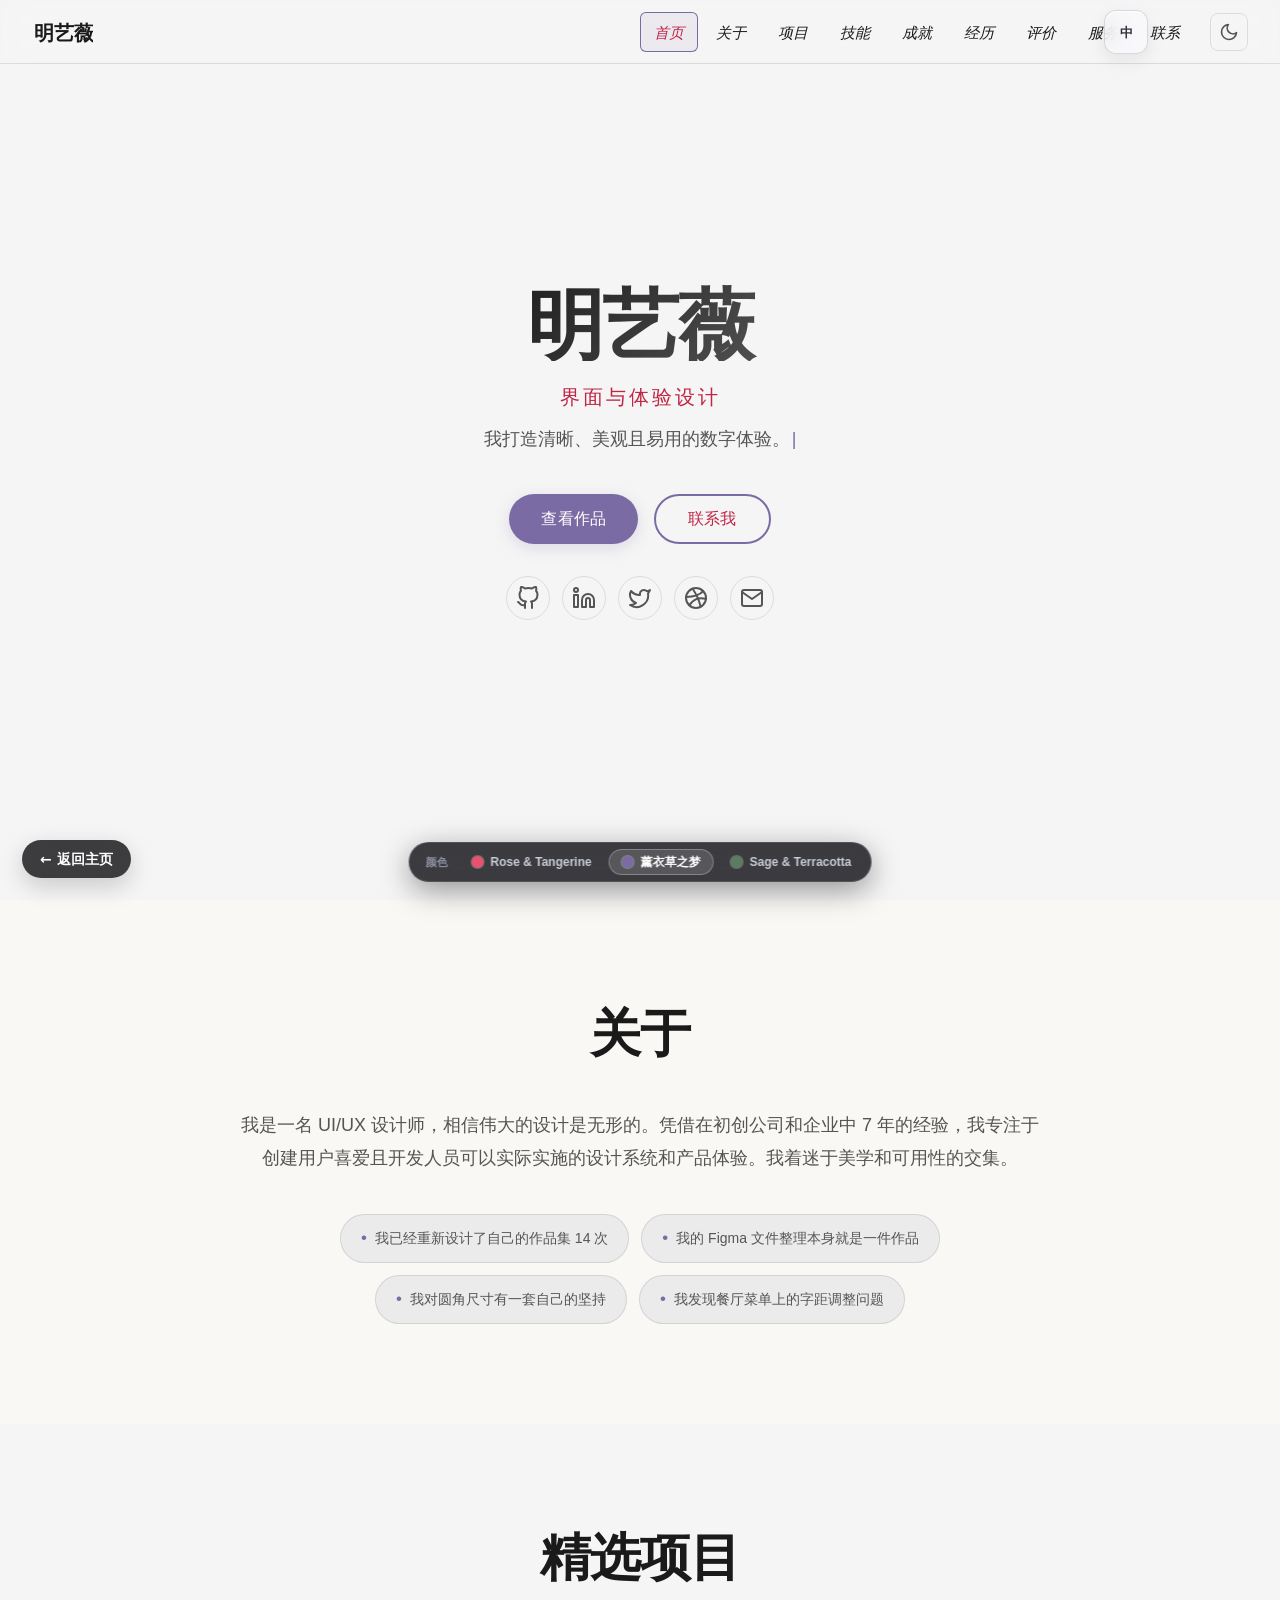
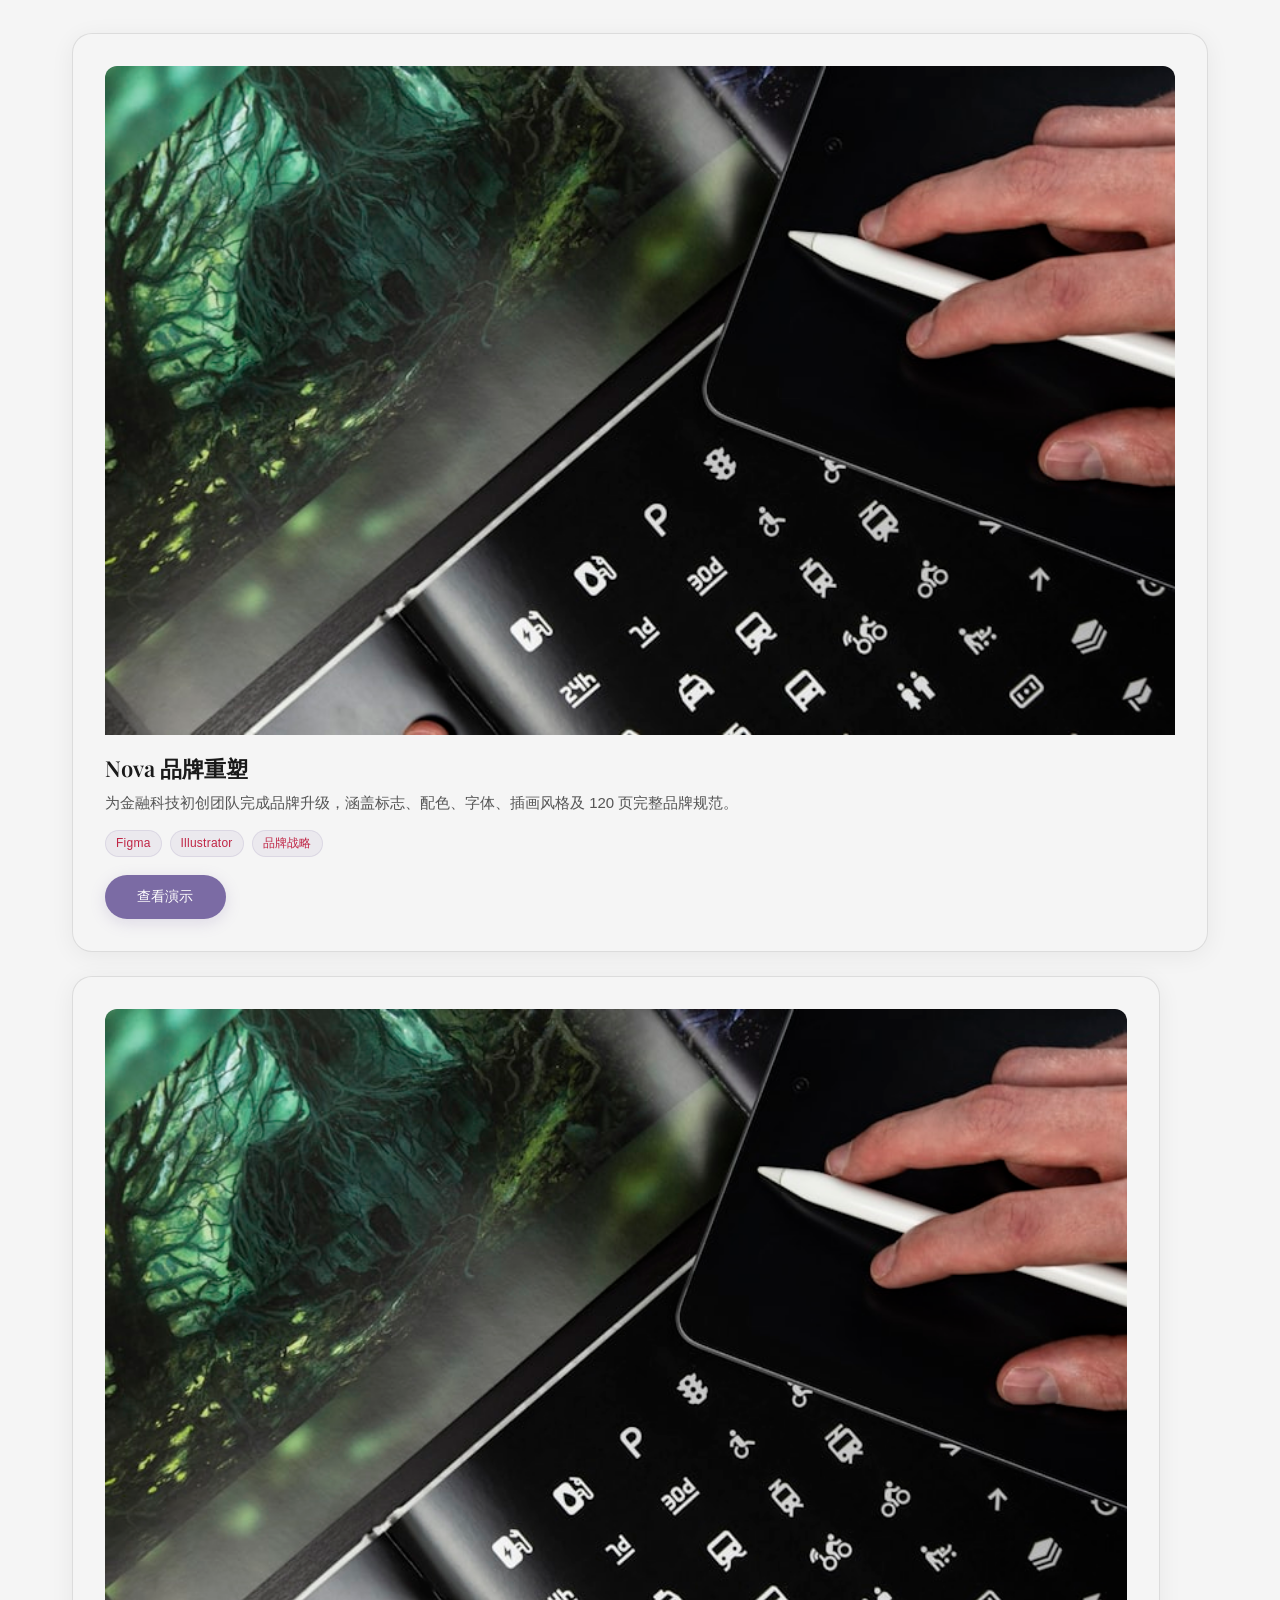
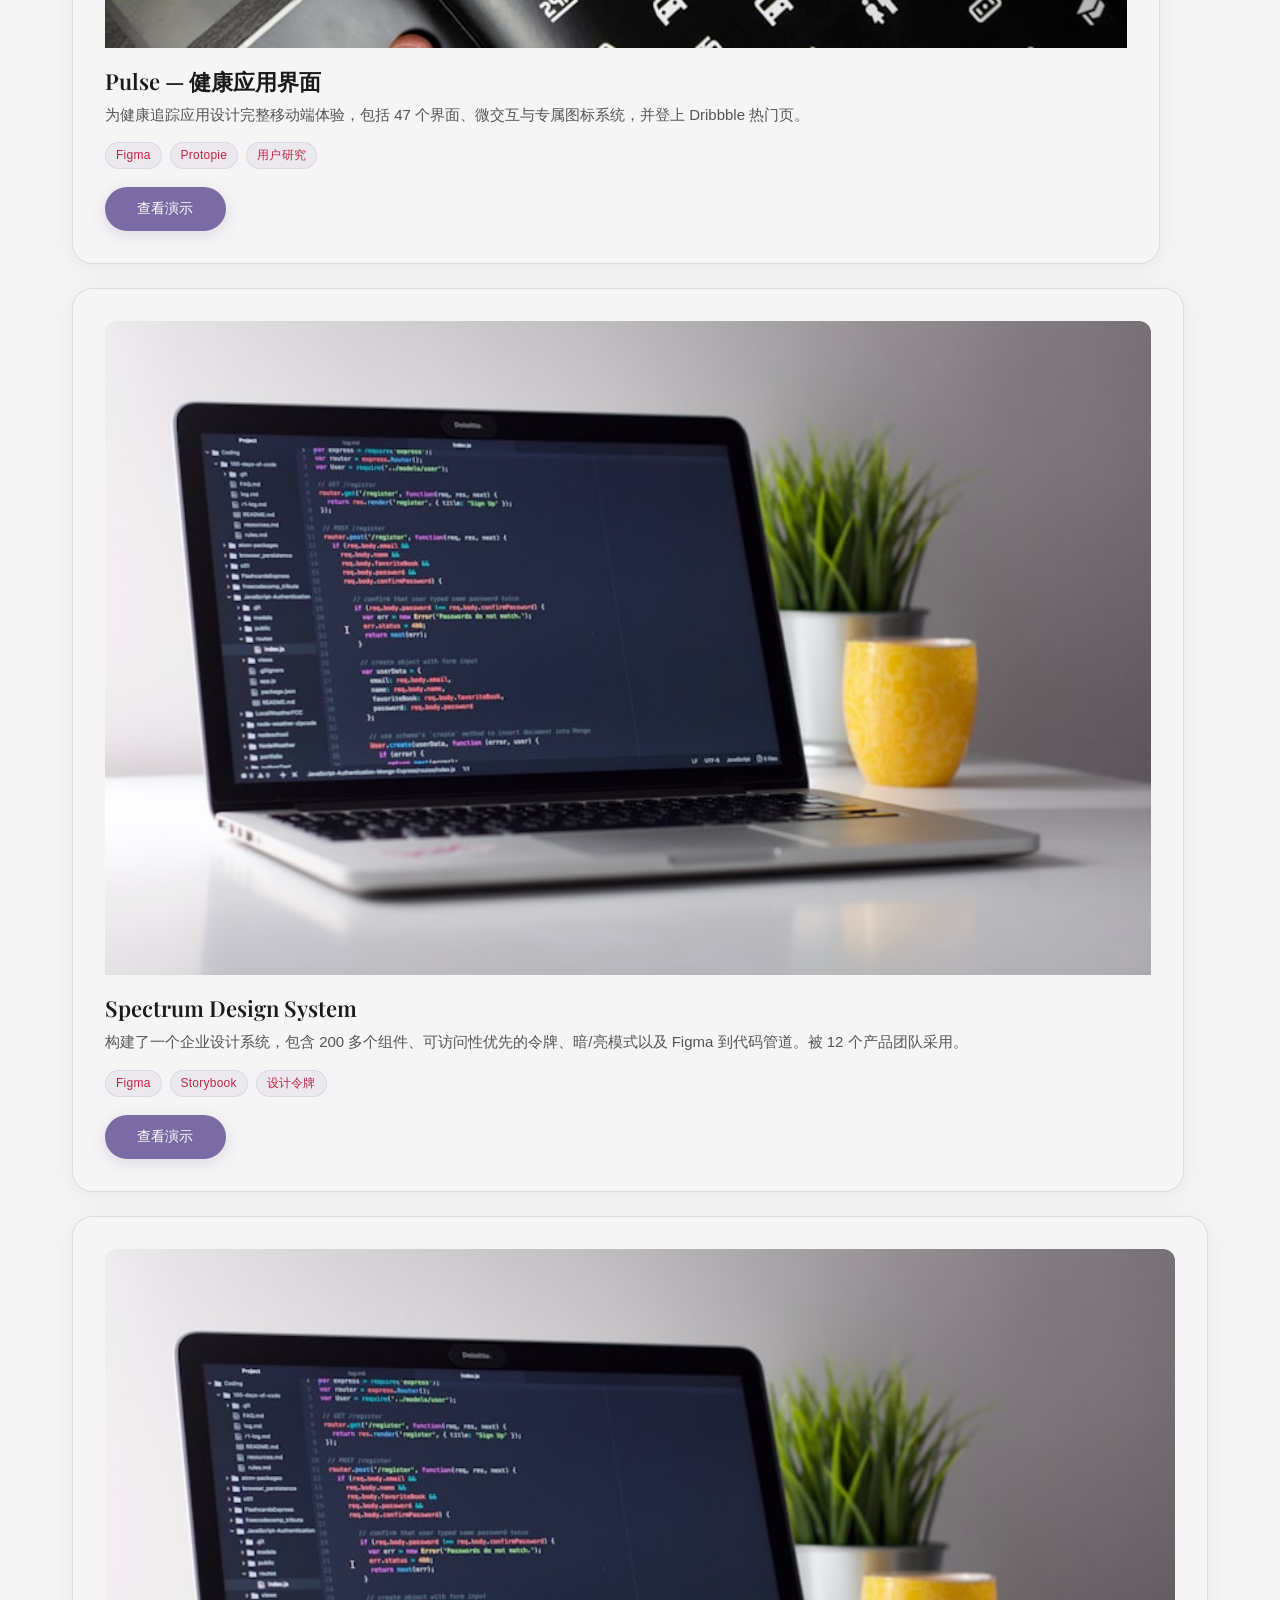
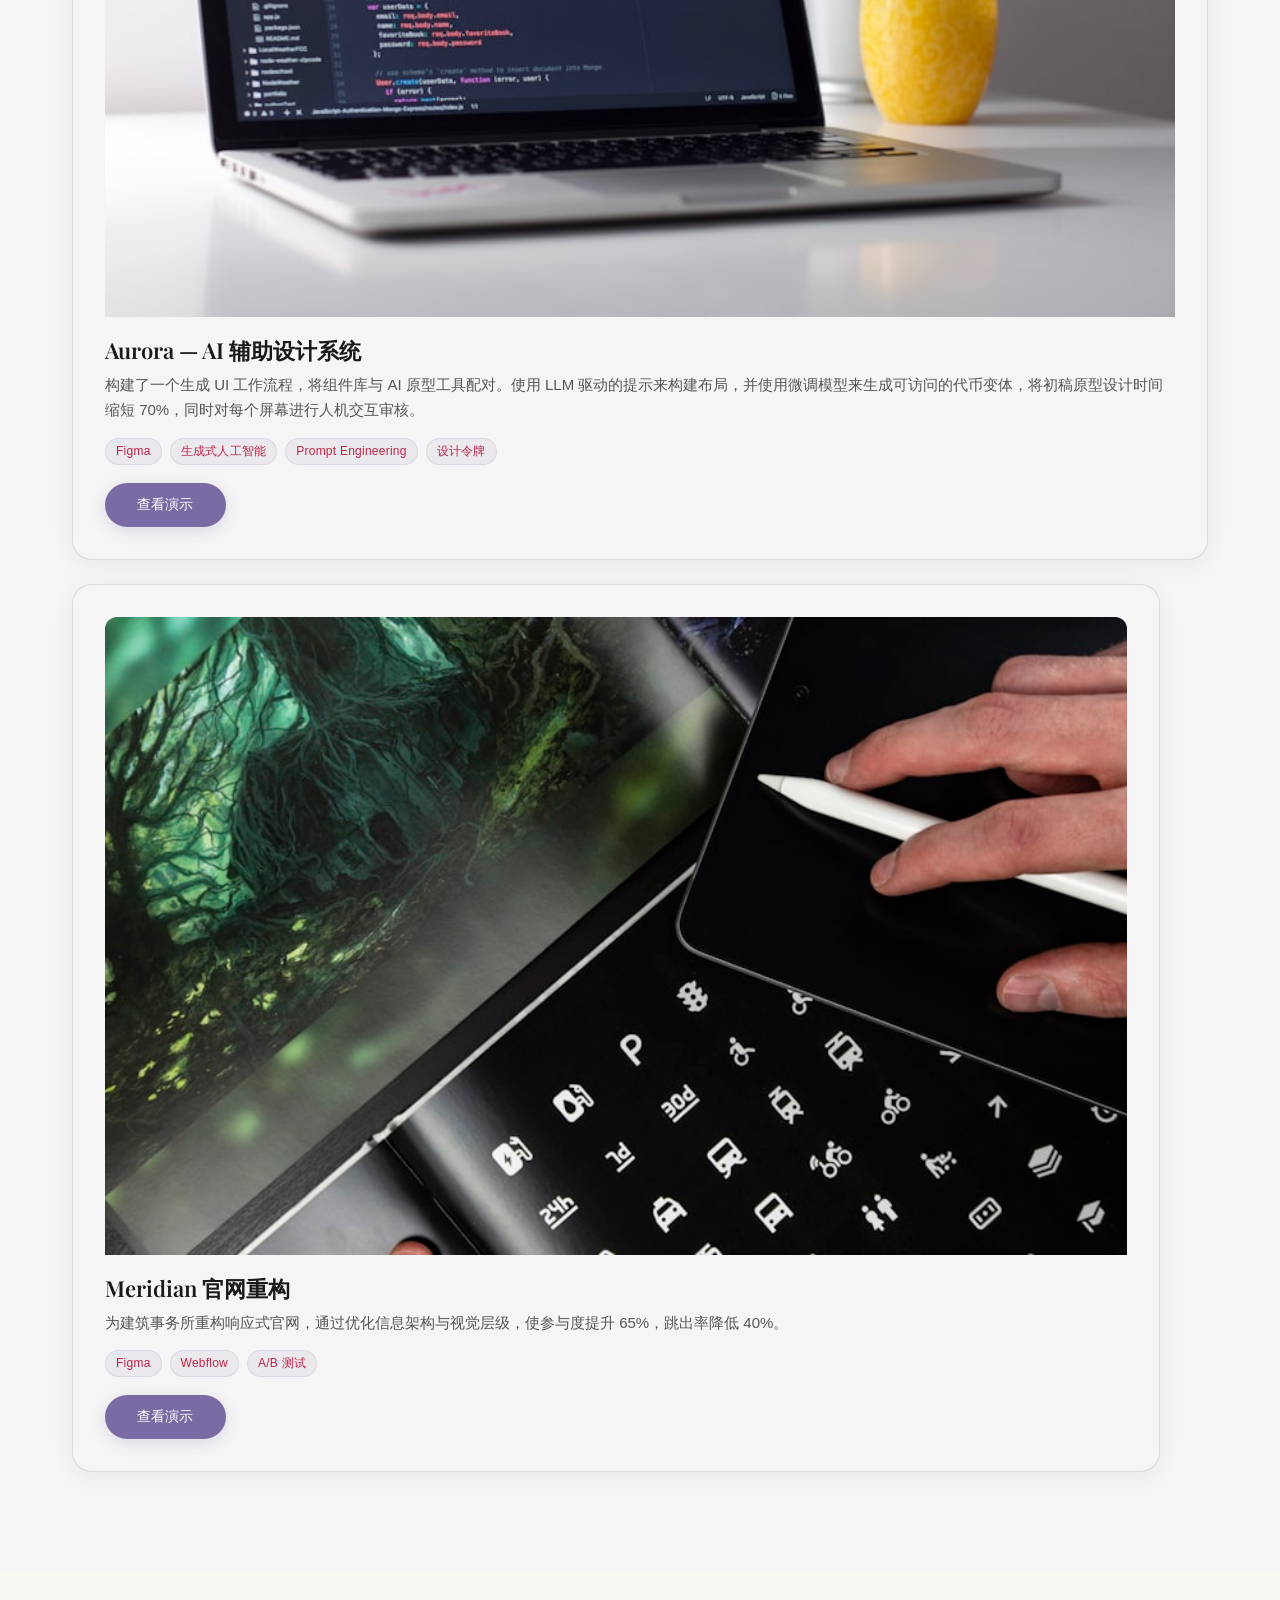
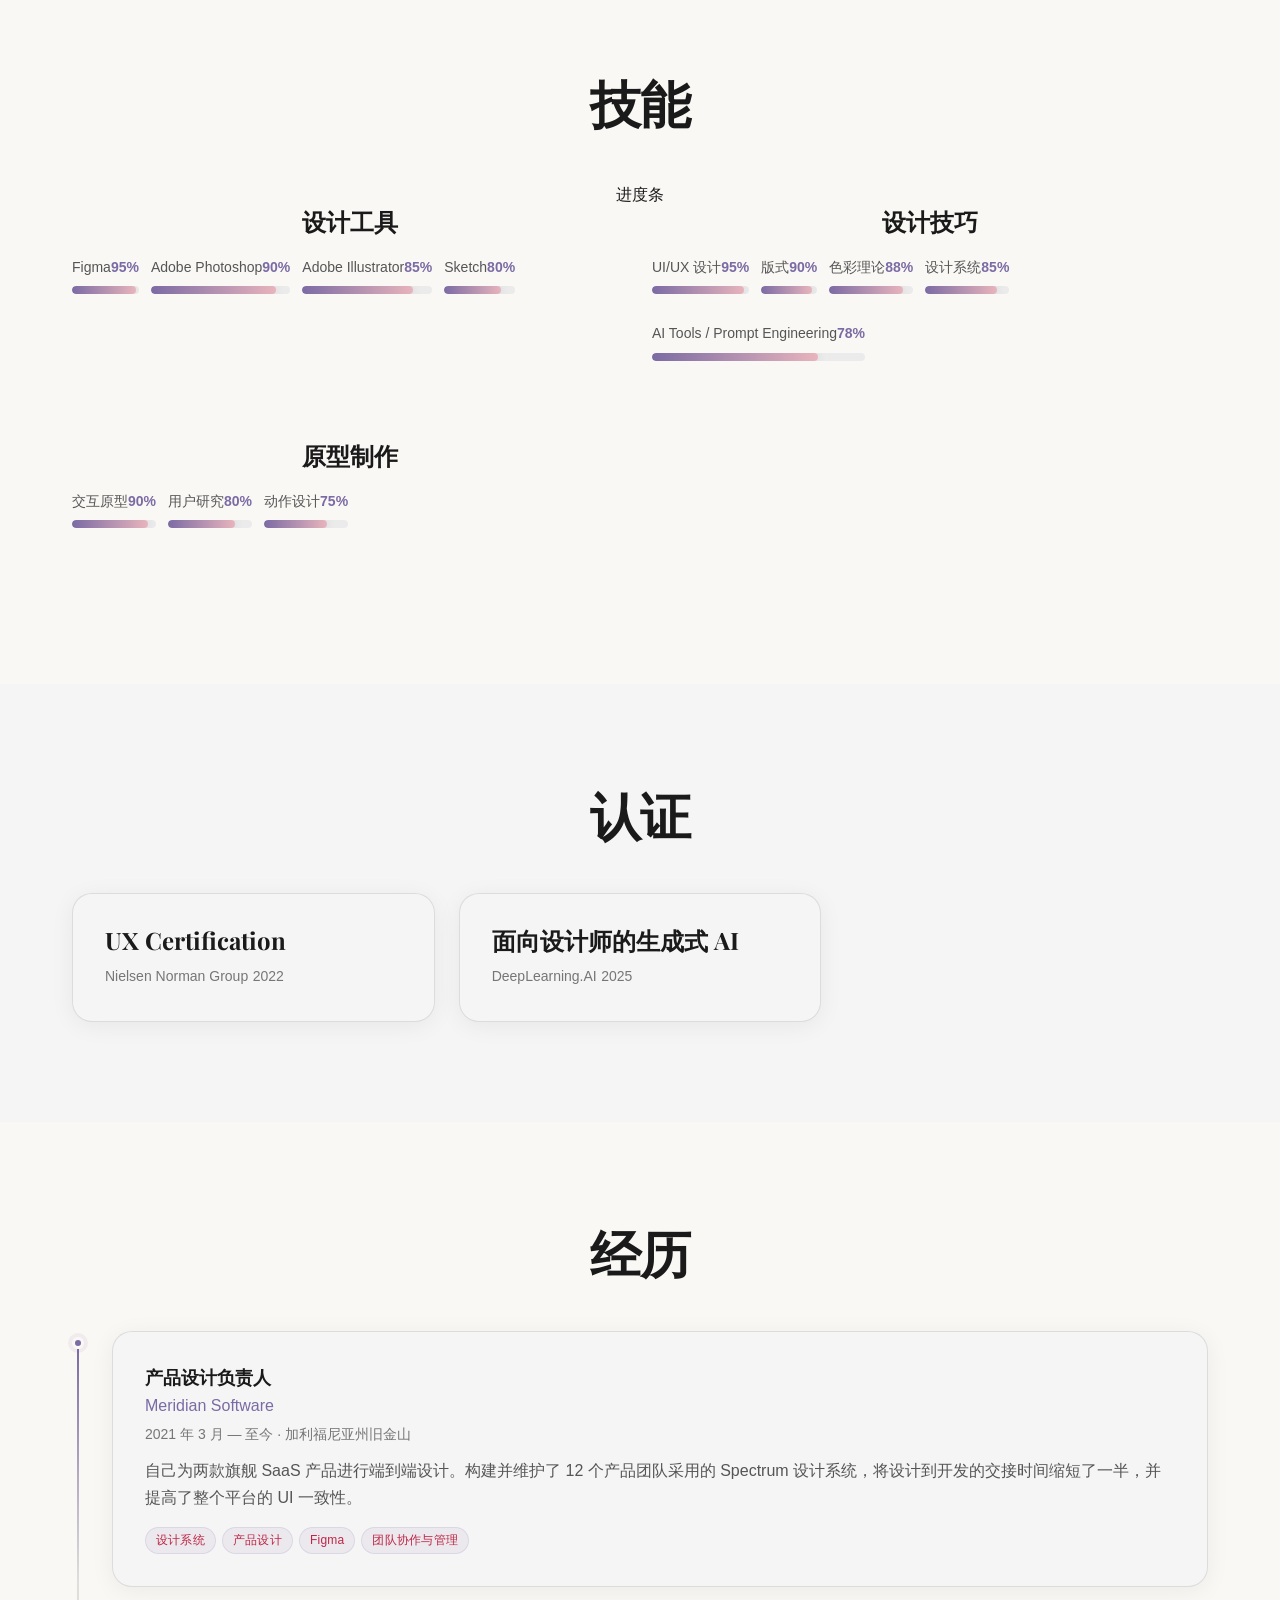
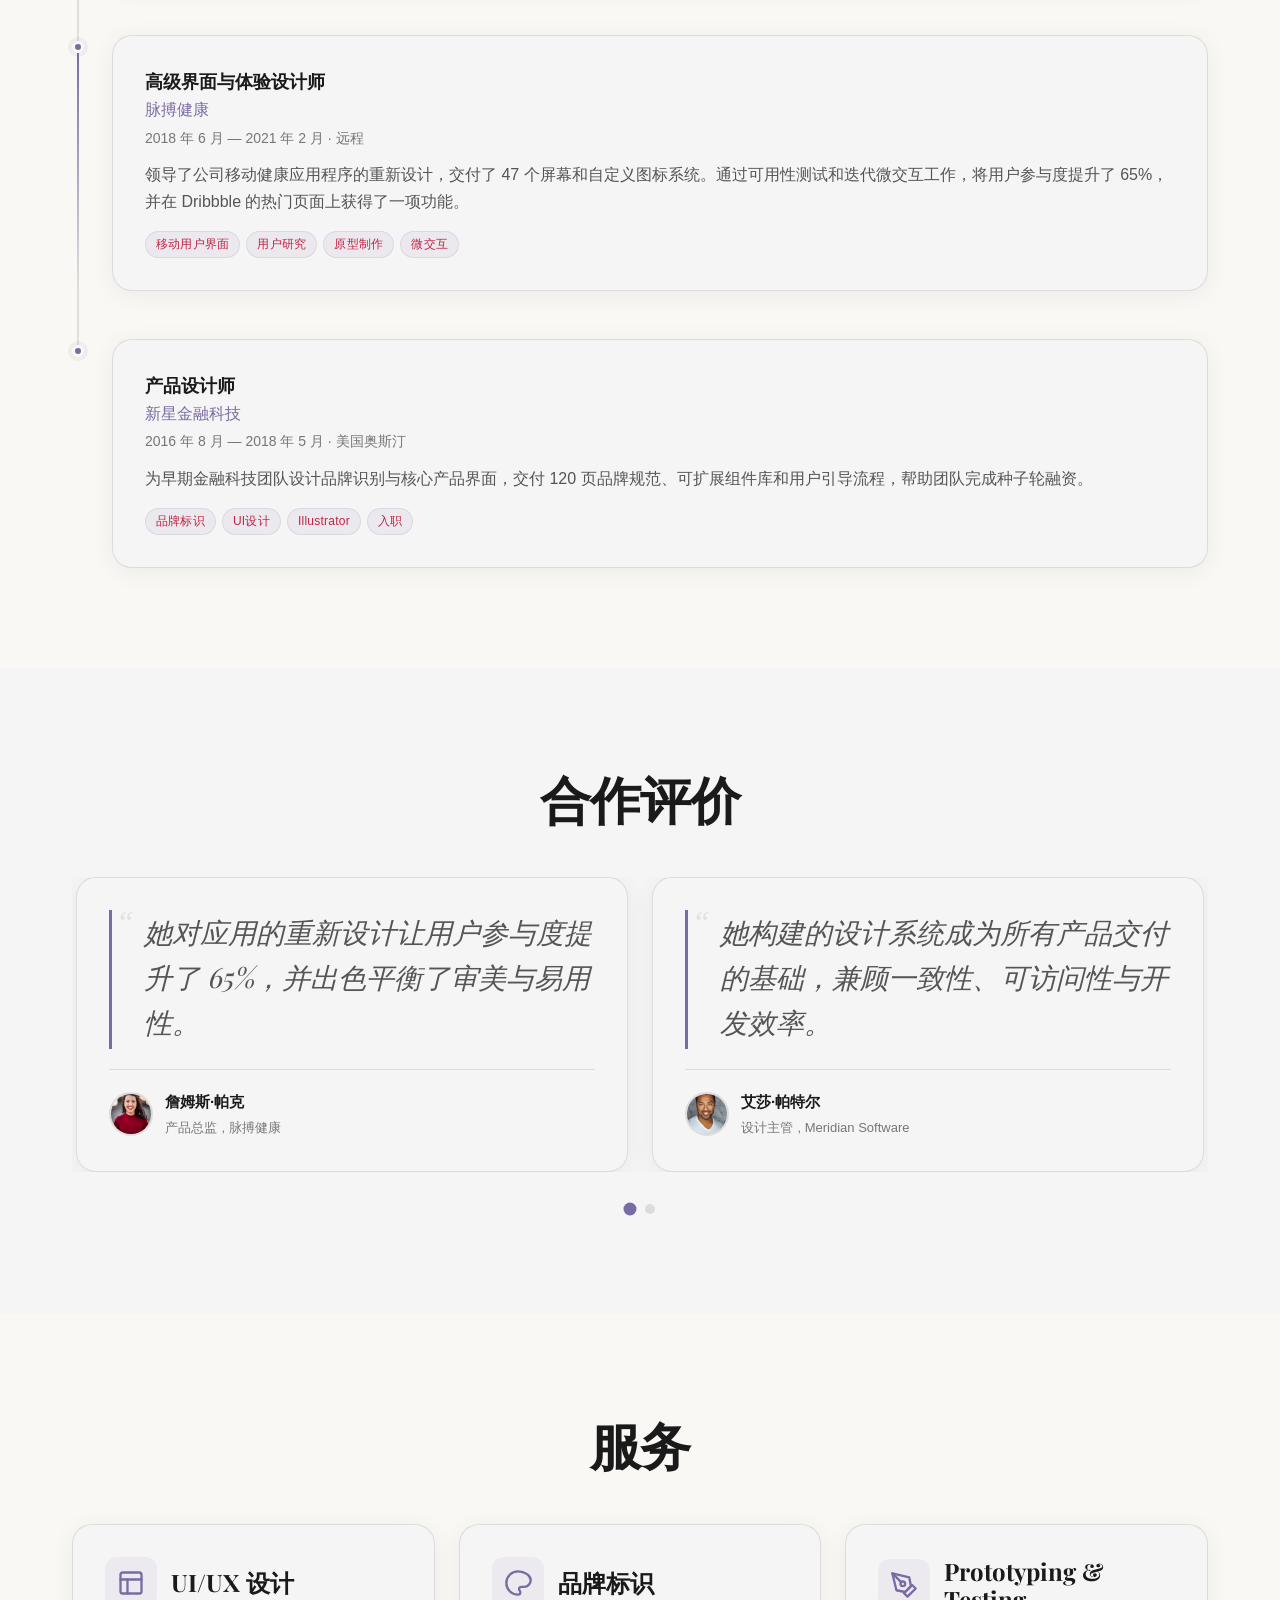
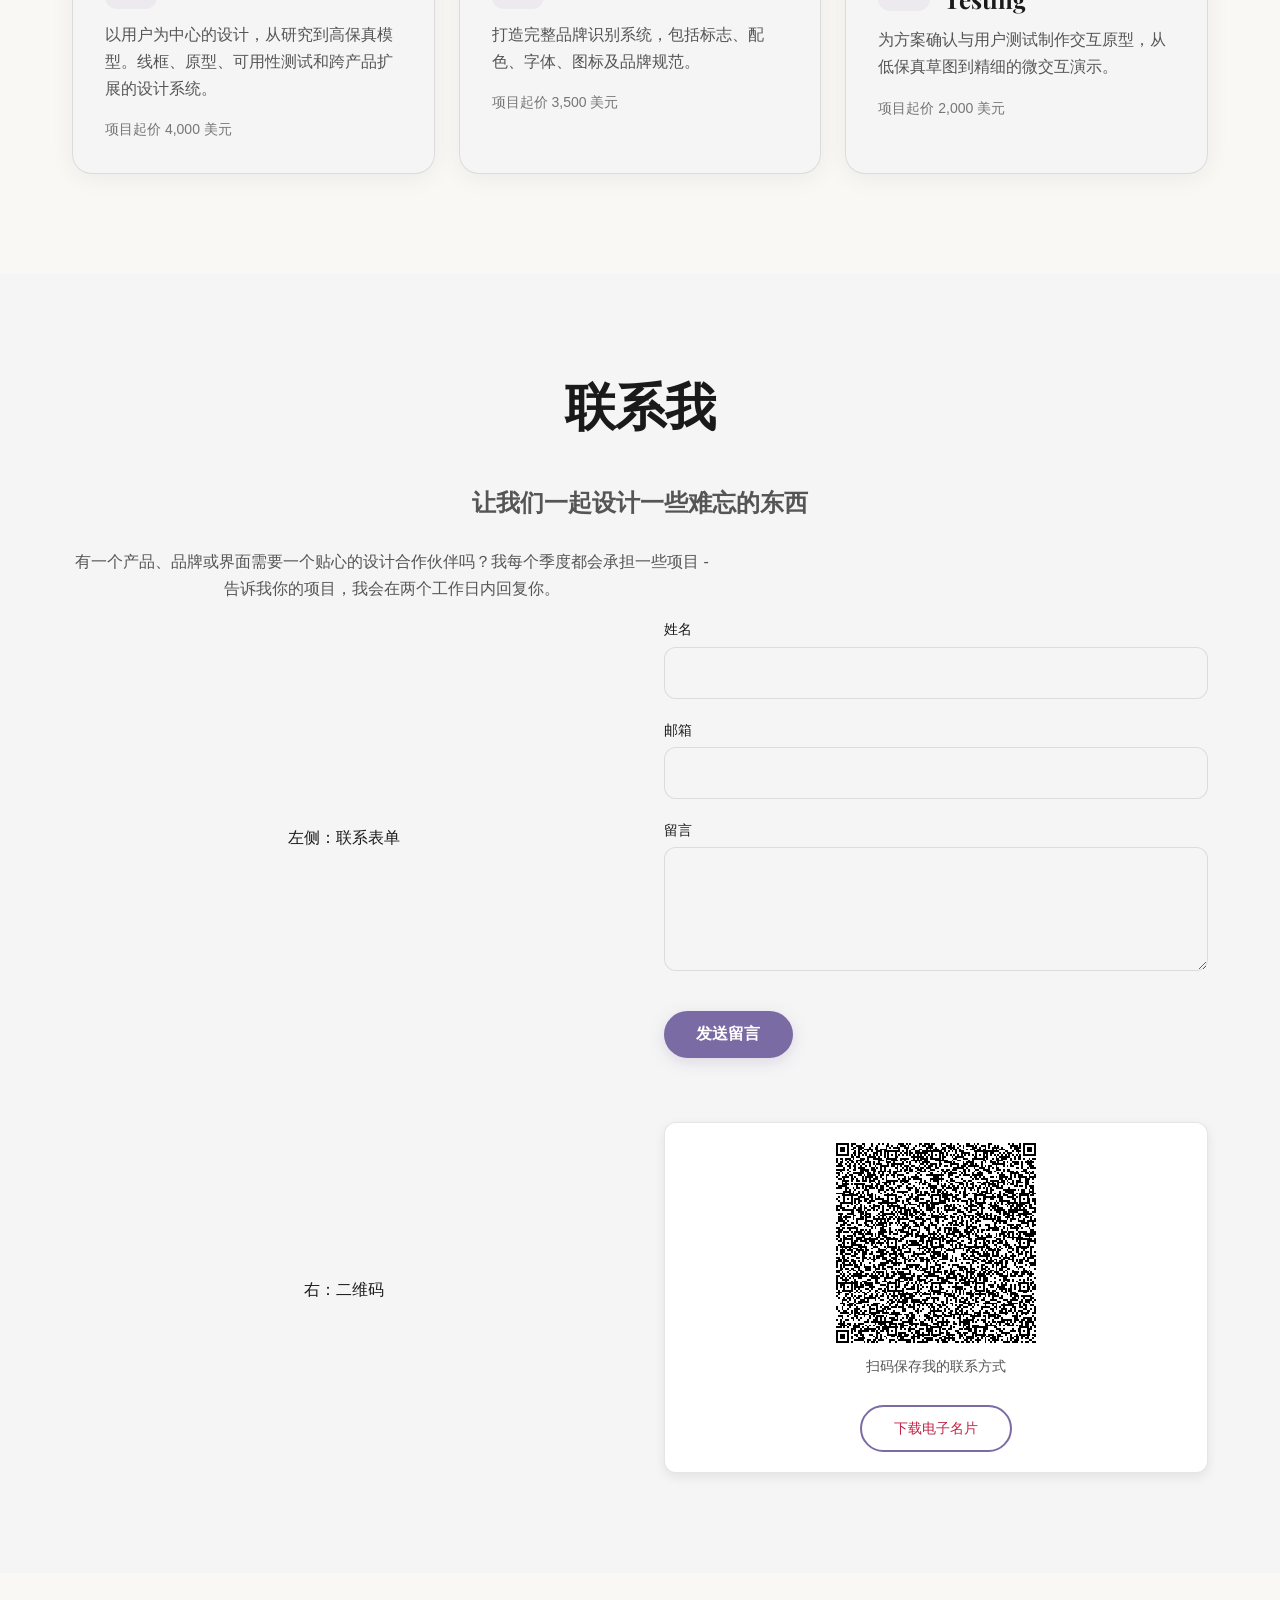
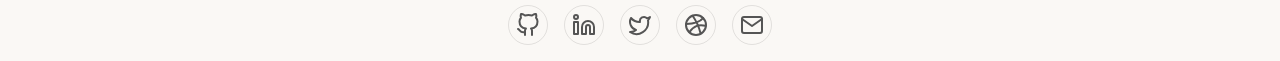
<file: services/ui-design/v2.html>
<html lang="zh-CN">
<head>
<meta charset="utf-8"/>
<meta content="width=device-width, initial-scale=1" name="viewport"/>
<script id="animfolio-theme-bootstrap">
(function(){
  var scheme='light';
  try { var saved=localStorage.getItem('animfolio_theme'); if(saved==='dark'||saved==='light') scheme=saved; } catch(e) {}
  document.documentElement.setAttribute('data-animfolio-pre-theme',scheme);
  document.documentElement.classList.add('animfolio-theme-booting');
  window.__animfolioInitialTheme=scheme;
})();
</script>
<style id="animfolio-theme-bootstrap-style">
html[data-animfolio-pre-theme="dark"],html[data-animfolio-pre-theme="dark"] body{background:#1a1a1a;color:#f0ece8}
html[data-animfolio-pre-theme="light"],html[data-animfolio-pre-theme="light"] body{background:#faf8f5;color:#1a1a1a}
html.animfolio-theme-booting .animfolio-container,html.animfolio-theme-booting .animfolio-container *{transition:none!important}
</style>

<title>明艺薇作品集 — 薰衣草之梦</title>
<meta content="明艺薇 — 界面与体验设计。" name="description"/>
<style>
@font-face { font-family: 'Playfair Display'; font-style: normal; font-weight: 400 900; font-display: swap; src: url('./assets/fonts/playfair-display-latin.woff2') format('woff2'); }
@font-face { font-family: 'JetBrains Mono'; font-style: normal; font-weight: 400 700; font-display: swap; src: url('./assets/fonts/jetbrains-mono-latin.woff2') format('woff2'); }

/*# sourceURL=animfolio-fonts-local-inline-css */
</style>
<link href="./assets/css/animfolio-base.css" rel="stylesheet"/>
<link href="./assets/css/animfolio-animations.css" rel="stylesheet"/>
<link href="./assets/css/animfolio-nav.css" rel="stylesheet"/>
<link href="./assets/css/animfolio-contact.css" rel="stylesheet"/>
<link href="./assets/css/animfolio-gallery.css" rel="stylesheet"/>
<link href="./assets/css/animfolio-qr.css" rel="stylesheet"/>
<link href="./assets/css/animfolio-print.css" media="print" rel="stylesheet"/>
<link href="./assets/css/format.css" rel="stylesheet"/>
<style id="animfolio-theme-vars">
.animfolio-container {
	--animfolio-accent: #7B6BA4 !important;
	--animfolio-accent-hover: #71619a !important;
	--animfolio-accent-light: rgba(123, 107, 164, 0.1) !important;
	--animfolio-accent-subtle: rgba(123, 107, 164, 0.12) !important;
	--animfolio-accent-shadow: rgba(123, 107, 164, 0.3) !important;
	--animfolio-accent-glow: rgba(123, 107, 164, 0.5) !important;
	--animfolio-secondary: #E8B4BC !important;
	--animfolio-secondary-hover: #deaab2 !important;
	--animfolio-secondary-light: rgba(232, 180, 188, 0.1) !important;
	--animfolio-on-accent: #ffffff !important;
	--animfolio-on-secondary: #14110f !important;
	--animfolio-bg: #1a1a1a;
	--animfolio-bg-secondary: #f0ece8;
	--animfolio-bg-tertiary: #1e1e1e;
	--animfolio-text: #f0ece8;
	--animfolio-text-secondary: #a0a0a0;
	--animfolio-text-muted: #8a8a8a;
	--animfolio-border: rgba(255, 255, 255, 0.1);
	--animfolio-border-strong: rgba(255, 255, 255, 0.2);
	--animfolio-surface: #1a1a1a;
	--animfolio-surface-hover: #222222;
	--animfolio-overlay: rgba(0, 0, 0, 0.75);
	--animfolio-success: #22c55e;
	--animfolio-warning: #f59e0b;
	--animfolio-error: #ef4444;
	--animfolio-info: #3b82f6;
	--animfolio-font-heading: 'Playfair Display', -apple-system, BlinkMacSystemFont, sans-serif;
	--animfolio-font-body: 'DM Sans', -apple-system, BlinkMacSystemFont, sans-serif;
	--animfolio-font-mono: 'JetBrains Mono', 'Fira Code', 'Consolas', monospace;
	--animfolio-font-size-base: 16px;
	--animfolio-font-size-h1: clamp(2.5rem, 5vw, 4rem);
	--animfolio-font-size-h2: clamp(1.75rem, 3.5vw, 2.5rem);
	--animfolio-font-size-h3: 1.5rem;
	--animfolio-font-size-h4: 1.25rem;
	--animfolio-font-weight-bold: 700;
	--animfolio-font-weight-medium: 500;
	--animfolio-line-height: 1.6;
	--animfolio-letter-spacing: 0em;
	--animfolio-container-width: 1200px;
	--animfolio-section-spacing: 100px;
	--animfolio-radius: 12px;
	--animfolio-radius-sm: 6px;
	--animfolio-radius-lg: 16px;
	--animfolio-shadow-sm: 0 1px 2px rgba(0, 0, 0, 0.1);
	--animfolio-shadow-md: 0 4px 12px rgba(0, 0, 0, 0.15);
	--animfolio-shadow-lg: 0 10px 30px rgba(0, 0, 0, 0.2);
	--animfolio-shadow-xl: 0 20px 50px rgba(0, 0, 0, 0.3);
	--animfolio-duration: 0.6s;
	--animfolio-delay: 0s;
	--animfolio-easing: cubic-bezier(0.4, 0, 0.2, 1);
	--animfolio-easing-bounce: cubic-bezier(0.34, 1.56, 0.64, 1);
	--animfolio-stagger: 0.1s;
	--animfolio-transition-fast: 150ms ease;
	--animfolio-transition-normal: 300ms ease;
	--animfolio-transition-slow: 500ms ease;
	--animfolio-z-base: 1;
	--animfolio-z-dropdown: 100;
	--animfolio-z-sticky: 200;
	--animfolio-z-nav: 300;
	--animfolio-z-modal: 400;
	--animfolio-z-lightbox: 500;
	--animfolio-z-tooltip: 600;
	--animfolio-z-cursor: 700;
}
.animfolio-container--light, .animfolio-container[data-animfolio-scheme="light"] {
	--animfolio-bg: #faf8f5;
	--animfolio-bg-secondary: #f5f5f5;
	--animfolio-bg-tertiary: #ebebeb;
	--animfolio-text: #1a1a1a;
	--animfolio-text-secondary: #555555;
	--animfolio-text-muted: #767676;
	--animfolio-border: rgba(0, 0, 0, 0.1);
	--animfolio-border-strong: rgba(0, 0, 0, 0.2);
	--animfolio-surface: #ffffff;
	--animfolio-surface-hover: #f9f9f9;
	--animfolio-overlay: rgba(0, 0, 0, 0.5);
	--animfolio-shadow-sm: 0 1px 2px rgba(0, 0, 0, 0.05);
	--animfolio-shadow-md: 0 4px 12px rgba(0, 0, 0, 0.08);
	--animfolio-shadow-lg: 0 10px 30px rgba(0, 0, 0, 0.1);
	--animfolio-shadow-xl: 0 20px 50px rgba(0, 0, 0, 0.15);
	--animfolio-accent-light: rgba(123, 107, 164, 0.08) !important;
	--animfolio-accent-subtle: rgba(123, 107, 164, 0.05) !important;
	--animfolio-accent-shadow: rgba(123, 107, 164, 0.2) !important;
	--animfolio-accent-glow: rgba(123, 107, 164, 0.15) !important;
	--animfolio-on-accent: #ffffff !important;
	--animfolio-on-secondary: #14110f !important;
}
@media (prefers-color-scheme: light) {
	.animfolio-container--auto {
		--animfolio-bg: #faf8f5;
		--animfolio-bg-secondary: #f5f5f5;
		--animfolio-bg-tertiary: #ebebeb;
		--animfolio-text: #1a1a1a;
		--animfolio-text-secondary: #555555;
		--animfolio-text-muted: #767676;
		--animfolio-border: rgba(0, 0, 0, 0.1);
		--animfolio-border-strong: rgba(0, 0, 0, 0.2);
		--animfolio-surface: #ffffff;
		--animfolio-surface-hover: #f9f9f9;
		--animfolio-overlay: rgba(0, 0, 0, 0.5);
		--animfolio-shadow-sm: 0 1px 2px rgba(0, 0, 0, 0.05);
		--animfolio-shadow-md: 0 4px 12px rgba(0, 0, 0, 0.08);
		--animfolio-shadow-lg: 0 10px 30px rgba(0, 0, 0, 0.1);
		--animfolio-shadow-xl: 0 20px 50px rgba(0, 0, 0, 0.15);
		--animfolio-accent-light: rgba(123, 107, 164, 0.08) !important;
		--animfolio-accent-subtle: rgba(123, 107, 164, 0.05) !important;
		--animfolio-accent-shadow: rgba(123, 107, 164, 0.2) !important;
		--animfolio-accent-glow: rgba(123, 107, 164, 0.15) !important;
		--animfolio-on-accent: #ffffff !important;
		--animfolio-on-secondary: #14110f !important;
	}
}

.animfolio-container *,.animfolio-container *::before,.animfolio-container *::after{box-sizing:border-box}html{scroll-behavior:smooth;-webkit-font-smoothing:antialiased;-moz-osx-font-smoothing:grayscale}body{margin:0;padding:0;background:#faf8f5;color:#1a1a1a;font-family:var(--animfolio-font-body,'Inter',-apple-system,BlinkMacSystemFont,'Segoe UI',sans-serif);font-size:var(--animfolio-font-size-base,16px);line-height:var(--animfolio-line-height,1.6);overflow-x:hidden}body.admin-bar{padding-top:32px}body.admin-bar .animfolio-nav--sticky{top:32px}@media screen and (max-width:782px){body.admin-bar{padding-top:46px}body.admin-bar .animfolio-nav--sticky{top:46px}}.wp-site-blocks,.entry-content,.page-content,.post-content{all:unset;display:block}
/*# sourceURL=animfolio-base-inline-css */
</style>
<script>
document.documentElement.className+=" animfolio-js";(function(){function r(){if(window.animfolio&&window.animfolio._initialized){return;}var e=document.querySelectorAll("[data-animfolio-animate]:not(.animfolio-visible),.animfolio-stagger__item:not(.animfolio-visible)");for(var i=0;i<e.length;i++){e[i].classList.add("animfolio-visible");}}if(document.readyState==="complete"){setTimeout(r,1500);}else{window.addEventListener("load",function(){setTimeout(r,1500);});}setTimeout(r,4000);})();
//# sourceURL=animfolio-failsafe-js-after
</script>
<style>.service-back{position:fixed;left:22px;bottom:22px;z-index:99999;padding:12px 18px;border-radius:999px;background:rgba(20,20,24,.82);color:#fff;text-decoration:none;font:600 14px/1 system-ui;backdrop-filter:blur(12px);box-shadow:0 8px 25px rgba(0,0,0,.18)}</style><link href="../service-language.css?v=6" rel="stylesheet"/></head>
<body><button aria-label="切换为英文" aria-pressed="true" class="service-language-toggle" data-language="zh" type="button"><span aria-hidden="true" class="service-language-symbol">中</span></button><a aria-label="返回个人主页服务模块" class="service-back" href="../../#services">← 返回主页</a>
<script>window.ANIMFOLIO_CONTACT_EMAIL = "you@example.com";</script>
<div class="animfolio-container animfolio-container--light animfolio-container--format-02 animfolio-container--one-page" data-animfolio-format="format-02-designer" data-animfolio-intensity="medium" data-animfolio-scheme="light"><script id="animfolio-theme-apply">(function(){var c=document.currentScript.parentElement,s=window.__animfolioInitialTheme||c.getAttribute('data-animfolio-scheme');c.setAttribute('data-animfolio-scheme',s);c.classList.remove('animfolio-container--dark','animfolio-container--light');c.classList.add('animfolio-container--'+s);requestAnimationFrame(function(){requestAnimationFrame(function(){document.documentElement.classList.remove('animfolio-theme-booting')})})})();</script><a class="animfolio-skip-link" href="#hero">跳到主要内容</a><nav aria-label="作品集导航" class="animfolio-nav animfolio-nav--horizontal animfolio-nav--sticky" role="navigation"><a class="animfolio-nav__logo" href="#hero">明艺薇</a><button aria-controls="animfolio-nav-menu" aria-expanded="false" aria-label="切换导航" class="animfolio-nav__toggle"><span aria-hidden="true" class="animfolio-nav__toggle-bar"></span><span aria-hidden="true" class="animfolio-nav__toggle-bar"></span><span aria-hidden="true" class="animfolio-nav__toggle-bar"></span></button><ul class="animfolio-nav__list" id="animfolio-nav-menu"><li class="animfolio-nav__item"><a class="animfolio-nav__link" data-animfolio-section="hero" href="#hero">首页</a></li><li class="animfolio-nav__item"><a class="animfolio-nav__link" data-animfolio-section="about" href="#about">关于</a></li><li class="animfolio-nav__item"><a class="animfolio-nav__link" data-animfolio-section="projects" href="#projects">项目</a></li><li class="animfolio-nav__item"><a class="animfolio-nav__link" data-animfolio-section="skills" href="#skills">技能</a></li><li class="animfolio-nav__item"><a class="animfolio-nav__link" data-animfolio-section="achievements" href="#achievements">成就</a></li><li class="animfolio-nav__item"><a class="animfolio-nav__link" data-animfolio-section="experience" href="#experience">经历</a></li><li class="animfolio-nav__item"><a class="animfolio-nav__link" data-animfolio-section="testimonials" href="#testimonials">评价</a></li><li class="animfolio-nav__item"><a class="animfolio-nav__link" data-animfolio-section="services" href="#services">服务</a></li><li class="animfolio-nav__item"><a class="animfolio-nav__link" data-animfolio-section="contact" href="#contact">联系</a></li></ul><button aria-label="切换明暗模式" class="animfolio-theme-toggle"><span aria-hidden="true" class="animfolio-theme-toggle__icon animfolio-theme-toggle__icon--sun"><svg fill="none" height="20" stroke="currentColor" stroke-linecap="round" stroke-linejoin="round" stroke-width="2" viewbox="0 0 24 24" width="20"><circle cx="12" cy="12" r="5"></circle><line x1="12" x2="12" y1="1" y2="3"></line><line x1="12" x2="12" y1="21" y2="23"></line><line x1="4.22" x2="5.64" y1="4.22" y2="5.64"></line><line x1="18.36" x2="19.78" y1="18.36" y2="19.78"></line><line x1="1" x2="3" y1="12" y2="12"></line><line x1="21" x2="23" y1="12" y2="12"></line><line x1="4.22" x2="5.64" y1="19.78" y2="18.36"></line><line x1="18.36" x2="19.78" y1="5.64" y2="4.22"></line></svg></span><span aria-hidden="true" class="animfolio-theme-toggle__icon animfolio-theme-toggle__icon--moon"><svg fill="none" height="20" stroke="currentColor" stroke-linecap="round" stroke-linejoin="round" stroke-width="2" viewbox="0 0 24 24" width="20"><path d="M21 12.79A9 9 0 1111.21 3 7 7 0 0021 12.79z"></path></svg></span></button></nav><section class="animfolio-section animfolio-section--hero animfolio-section--align-center" data-animfolio-section="hero" id="hero"><div class="animfolio-inner">
<div class="animfolio-hero">
<div class="animfolio-hero__content">
<h1 class="animfolio-hero__name" data-animfolio-animate="fade-up">明艺薇</h1>
<h2 class="animfolio-hero__title" data-animfolio-animate="fade-up" data-animfolio-delay="0.1">界面与体验设计</h2>
<div class="animfolio-hero__subtitle animfolio-hero__typed" data-animfolio-animate="fade-up" data-animfolio-delay="0.2" data-animfolio-typed='["我打造清晰、美观且易用的数字体验。", "我把想法转化为有逻辑的视觉叙事。", "我带着目标与热情进行设计。"]'>我打造清晰、美观且易用的数字体验。</div>
<div class="animfolio-hero__cta" data-animfolio-animate="fade-up" data-animfolio-delay="0.3">
<a class="animfolio-button animfolio-button--primary animfolio-hero__cta-primary" href="#projects">
						查看作品					</a>
<a class="animfolio-button animfolio-button--secondary animfolio-hero__cta-secondary" href="#contact">
						联系我					</a>
</div>
<div class="animfolio-hero__social animfolio-social-icons animfolio-social-icons--outline" data-animfolio-animate="fade-up" data-animfolio-delay="0.4">
<a aria-label="Github" href="https://github.com/yourusername" rel="noopener noreferrer" target="_blank">
<svg aria-hidden="true" fill="none" height="24" stroke="currentColor" stroke-linecap="round" stroke-linejoin="round" stroke-width="2" viewbox="0 0 24 24" width="24" xmlns="http://www.w3.org/2000/svg"><path d="M9 19c-5 1.5-5-2.5-7-3m14 6v-3.87a3.37 3.37 0 0 0-.94-2.61c3.14-.35 6.44-1.54 6.44-7A5.44 5.44 0 0 0 20 4.77 5.07 5.07 0 0 0 19.91 1S18.73.65 16 2.48a13.38 13.38 0 0 0-7 0C6.27.65 5.09 1 5.09 1A5.07 5.07 0 0 0 5 4.77a5.44 5.44 0 0 0-1.5 3.78c0 5.42 3.3 6.61 6.44 7A3.37 3.37 0 0 0 9 18.13V22"></path></svg> <span class="animfolio-social__label">Github</span>
</a>
<a aria-label="领英" href="https://linkedin.com/in/yourusername" rel="noopener noreferrer" target="_blank">
<svg aria-hidden="true" fill="none" height="24" stroke="currentColor" stroke-linecap="round" stroke-linejoin="round" stroke-width="2" viewbox="0 0 24 24" width="24" xmlns="http://www.w3.org/2000/svg"><path d="M16 8a6 6 0 0 1 6 6v7h-4v-7a2 2 0 0 0-2-2 2 2 0 0 0-2 2v7h-4v-7a6 6 0 0 1 6-6z"></path><rect height="12" width="4" x="2" y="9"></rect><circle cx="4" cy="4" r="2"></circle></svg> <span class="animfolio-social__label">领英</span>
</a>
<a aria-label="推特" href="https://twitter.com/yourusername" rel="noopener noreferrer" target="_blank">
<svg aria-hidden="true" fill="none" height="24" stroke="currentColor" stroke-linecap="round" stroke-linejoin="round" stroke-width="2" viewbox="0 0 24 24" width="24" xmlns="http://www.w3.org/2000/svg"><path d="M22 4s-.7 2.1-2 3.4c1.6 10-9.4 17.3-18 11.6 2.2.1 4.4-.6 6-2C3 15.5.5 9.6 3 5c2.2 2.6 5.6 4.1 9 4-.9-4.2 4-6.6 7-3.8 1.1 0 3-1.2 3-1.2z"></path></svg> <span class="animfolio-social__label">推特</span>
</a>
<a aria-label="运球" href="https://dribbble.com/yourusername" rel="noopener noreferrer" target="_blank">
<svg aria-hidden="true" fill="none" height="24" stroke="currentColor" stroke-linecap="round" stroke-linejoin="round" stroke-width="2" viewbox="0 0 24 24" width="24" xmlns="http://www.w3.org/2000/svg"><circle cx="12" cy="12" r="10"></circle><path d="M8.56 2.75c4.37 6.03 6.02 9.42 8.03 17.72m2.54-15.38c-3.72 4.35-8.94 5.66-16.88 5.85m19.5 1.9c-3.5-.93-6.63-.82-8.94 0-2.58.92-5.01 2.86-7.44 6.32"></path></svg> <span class="animfolio-social__label">运球</span>
</a>
<a aria-label="邮箱" href="mailto:hello@yourdomain.com" rel="noopener noreferrer" target="_blank">
<svg aria-hidden="true" fill="none" height="24" stroke="currentColor" stroke-linecap="round" stroke-linejoin="round" stroke-width="2" viewbox="0 0 24 24" width="24" xmlns="http://www.w3.org/2000/svg"><path d="M4 4h16c1.1 0 2 .9 2 2v12c0 1.1-.9 2-2 2H4c-1.1 0-2-.9-2-2V6c0-1.1.9-2 2-2z"></path><polyline points="22,6 12,13 2,6"></polyline></svg> <span class="animfolio-social__label">邮箱</span>
</a>
</div>
</div>
</div>
</div><!-- .animfolio-inner --></section><section class="animfolio-section animfolio-section--about animfolio-section--align-center" data-animfolio-section="about" id="about"><div class="animfolio-inner"><div class="animfolio-section__header"><h2 class="animfolio-section__title">关于</h2></div><div class="animfolio-about" data-animfolio-animate="fade-up">
<div class="animfolio-about__bio">我是一名 UI/UX 设计师，相信伟大的设计是无形的。凭借在初创公司和企业中 7 年的经验，我专注于创建用户喜爱且开发人员可以实际实施的设计系统和产品体验。我着迷于美学和可用性的交集。</div>
<div class="animfolio-about__fun-facts animfolio-stagger" data-animfolio-stagger="0.1">
<div class="animfolio-about__fun-fact animfolio-stagger__item">
					我已经重新设计了自己的作品集 14 次				</div>
<div class="animfolio-about__fun-fact animfolio-stagger__item">
					我的 Figma 文件整理本身就是一件作品				</div>
<div class="animfolio-about__fun-fact animfolio-stagger__item">
					我对圆角尺寸有一套自己的坚持				</div>
<div class="animfolio-about__fun-fact animfolio-stagger__item">
					我发现餐厅菜单上的字距调整问题				</div>
</div>
</div>
</div><!-- .animfolio-inner --></section><section class="animfolio-section animfolio-section--projects animfolio-section--align-center" data-animfolio-section="projects" id="projects"><div class="animfolio-inner"><div class="animfolio-section__header"><h2 class="animfolio-section__title">精选项目</h2></div>
<div class="animfolio-grid animfolio-grid--2 animfolio-stagger" data-animfolio-stagger="0.15">
<div class="animfolio-project animfolio-card animfolio-card--bordered animfolio-stagger__item">
<img alt="Nova 品牌重塑" class="animfolio-project__image" decoding="async" height="400" loading="lazy" src="./assets/images/project-design.jpg" width="600"/>
<h3 class="animfolio-project__title animfolio-card__title">Nova 品牌重塑</h3>
<p class="animfolio-project__description">为金融科技初创团队完成品牌升级，涵盖标志、配色、字体、插画风格及 120 页完整品牌规范。</p>
<div class="animfolio-project__stack animfolio-card__tags">
<span class="animfolio-card__tag">Figma</span>
<span class="animfolio-card__tag">Illustrator</span>
<span class="animfolio-card__tag">品牌战略</span>
</div>
<div class="animfolio-project__links animfolio-card__footer">
<a class="animfolio-button animfolio-button--primary" href="#" rel="noopener noreferrer" target="_blank">
						查看演示					</a>
</div>
</div>
<div class="animfolio-project animfolio-card animfolio-card--bordered animfolio-stagger__item">
<img alt="Pulse — 健康应用界面" class="animfolio-project__image" decoding="async" height="400" loading="lazy" src="./assets/images/project-design.jpg" width="600"/>
<h3 class="animfolio-project__title animfolio-card__title">Pulse — 健康应用界面</h3>
<p class="animfolio-project__description">为健康追踪应用设计完整移动端体验，包括 47 个界面、微交互与专属图标系统，并登上 Dribbble 热门页。</p>
<div class="animfolio-project__stack animfolio-card__tags">
<span class="animfolio-card__tag">Figma</span>
<span class="animfolio-card__tag">Protopie</span>
<span class="animfolio-card__tag">用户研究</span>
</div>
<div class="animfolio-project__links animfolio-card__footer">
<a class="animfolio-button animfolio-button--primary" href="#" rel="noopener noreferrer" target="_blank">
						查看演示					</a>
</div>
</div>
<div class="animfolio-project animfolio-card animfolio-card--bordered animfolio-stagger__item">
<img alt="Spectrum Design System" class="animfolio-project__image" decoding="async" height="400" loading="lazy" src="./assets/images/project-tech.jpg" width="600"/>
<h3 class="animfolio-project__title animfolio-card__title">Spectrum Design System</h3>
<p class="animfolio-project__description">构建了一个企业设计系统，包含 200 多个组件、可访问性优先的令牌、暗/亮模式以及 Figma 到代码管道。被 12 个产品团队采用。</p>
<div class="animfolio-project__stack animfolio-card__tags">
<span class="animfolio-card__tag">Figma</span>
<span class="animfolio-card__tag">Storybook</span>
<span class="animfolio-card__tag">设计令牌</span>
</div>
<div class="animfolio-project__links animfolio-card__footer">
<a class="animfolio-button animfolio-button--primary" href="#" rel="noopener noreferrer" target="_blank">
						查看演示					</a>
</div>
</div>
<div class="animfolio-project animfolio-card animfolio-card--bordered animfolio-stagger__item">
<img alt="Aurora — AI 辅助设计系统" class="animfolio-project__image" decoding="async" height="400" loading="lazy" src="./assets/images/project-tech.jpg" width="600"/>
<h3 class="animfolio-project__title animfolio-card__title">Aurora — AI 辅助设计系统</h3>
<p class="animfolio-project__description">构建了一个生成 UI 工作流程，将组件库与 AI 原型工具配对。使用 LLM 驱动的提示来构建布局，并使用微调模型来生成可访问的代币变体，将初稿原型设计时间缩短 70%，同时对每个屏幕进行人机交互审核。</p>
<div class="animfolio-project__stack animfolio-card__tags">
<span class="animfolio-card__tag">Figma</span>
<span class="animfolio-card__tag">生成式人工智能</span>
<span class="animfolio-card__tag">Prompt Engineering</span>
<span class="animfolio-card__tag">设计令牌</span>
</div>
<div class="animfolio-project__links animfolio-card__footer">
<a class="animfolio-button animfolio-button--primary" href="#" rel="noopener noreferrer" target="_blank">
						查看演示					</a>
</div>
</div>
<div class="animfolio-project animfolio-card animfolio-card--bordered animfolio-stagger__item">
<img alt="Meridian 官网重构" class="animfolio-project__image" decoding="async" height="400" loading="lazy" src="./assets/images/project-design.jpg" width="600"/>
<h3 class="animfolio-project__title animfolio-card__title">Meridian 官网重构</h3>
<p class="animfolio-project__description">为建筑事务所重构响应式官网，通过优化信息架构与视觉层级，使参与度提升 65%，跳出率降低 40%。</p>
<div class="animfolio-project__stack animfolio-card__tags">
<span class="animfolio-card__tag">Figma</span>
<span class="animfolio-card__tag">Webflow</span>
<span class="animfolio-card__tag">A/B 测试</span>
</div>
<div class="animfolio-project__links animfolio-card__footer">
<a class="animfolio-button animfolio-button--primary" href="#" rel="noopener noreferrer" target="_blank">
						查看演示					</a>
</div>
</div>
</div>
</div><!-- .animfolio-inner --></section><section class="animfolio-section animfolio-section--skills animfolio-section--align-center" data-animfolio-section="skills" id="skills"><div class="animfolio-inner"><div class="animfolio-section__header"><h2 class="animfolio-section__title">技能</h2></div>
<div class="animfolio-skills animfolio-skills--bars" data-animfolio-animate="fade-up">
 进度条
<div class="animfolio-grid animfolio-grid--2 animfolio-stagger" data-animfolio-stagger="0.1">
<div class="animfolio-skills__category animfolio-stagger__item">
<h3 class="animfolio-skills__category-title">设计工具</h3>
<div class="animfolio-skills__list">
<div class="animfolio-skills__item">
<div class="animfolio-skills__label">
<span>Figma</span>
<span class="animfolio-skills__value">95%</span>
</div>
<div class="animfolio-skills__bar">
<div class="animfolio-skills__bar-fill" style="width: 95%"></div>
</div>
</div>
<div class="animfolio-skills__item">
<div class="animfolio-skills__label">
<span>Adobe Photoshop</span>
<span class="animfolio-skills__value">90%</span>
</div>
<div class="animfolio-skills__bar">
<div class="animfolio-skills__bar-fill" style="width: 90%"></div>
</div>
</div>
<div class="animfolio-skills__item">
<div class="animfolio-skills__label">
<span>Adobe Illustrator</span>
<span class="animfolio-skills__value">85%</span>
</div>
<div class="animfolio-skills__bar">
<div class="animfolio-skills__bar-fill" style="width: 85%"></div>
</div>
</div>
<div class="animfolio-skills__item">
<div class="animfolio-skills__label">
<span>Sketch</span>
<span class="animfolio-skills__value">80%</span>
</div>
<div class="animfolio-skills__bar">
<div class="animfolio-skills__bar-fill" style="width: 80%"></div>
</div>
</div>
</div>
</div>
<div class="animfolio-skills__category animfolio-stagger__item">
<h3 class="animfolio-skills__category-title">设计技巧</h3>
<div class="animfolio-skills__list">
<div class="animfolio-skills__item">
<div class="animfolio-skills__label">
<span>UI/UX 设计</span>
<span class="animfolio-skills__value">95%</span>
</div>
<div class="animfolio-skills__bar">
<div class="animfolio-skills__bar-fill" style="width: 95%"></div>
</div>
</div>
<div class="animfolio-skills__item">
<div class="animfolio-skills__label">
<span>版式</span>
<span class="animfolio-skills__value">90%</span>
</div>
<div class="animfolio-skills__bar">
<div class="animfolio-skills__bar-fill" style="width: 90%"></div>
</div>
</div>
<div class="animfolio-skills__item">
<div class="animfolio-skills__label">
<span>色彩理论</span>
<span class="animfolio-skills__value">88%</span>
</div>
<div class="animfolio-skills__bar">
<div class="animfolio-skills__bar-fill" style="width: 88%"></div>
</div>
</div>
<div class="animfolio-skills__item">
<div class="animfolio-skills__label">
<span>设计系统</span>
<span class="animfolio-skills__value">85%</span>
</div>
<div class="animfolio-skills__bar">
<div class="animfolio-skills__bar-fill" style="width: 85%"></div>
</div>
</div>
<div class="animfolio-skills__item">
<div class="animfolio-skills__label">
<span>AI Tools / Prompt Engineering</span>
<span class="animfolio-skills__value">78%</span>
</div>
<div class="animfolio-skills__bar">
<div class="animfolio-skills__bar-fill" style="width: 78%"></div>
</div>
</div>
</div>
</div>
<div class="animfolio-skills__category animfolio-stagger__item">
<h3 class="animfolio-skills__category-title">原型制作</h3>
<div class="animfolio-skills__list">
<div class="animfolio-skills__item">
<div class="animfolio-skills__label">
<span>交互原型</span>
<span class="animfolio-skills__value">90%</span>
</div>
<div class="animfolio-skills__bar">
<div class="animfolio-skills__bar-fill" style="width: 90%"></div>
</div>
</div>
<div class="animfolio-skills__item">
<div class="animfolio-skills__label">
<span>用户研究</span>
<span class="animfolio-skills__value">80%</span>
</div>
<div class="animfolio-skills__bar">
<div class="animfolio-skills__bar-fill" style="width: 80%"></div>
</div>
</div>
<div class="animfolio-skills__item">
<div class="animfolio-skills__label">
<span>动作设计</span>
<span class="animfolio-skills__value">75%</span>
</div>
<div class="animfolio-skills__bar">
<div class="animfolio-skills__bar-fill" style="width: 75%"></div>
</div>
</div>
</div>
</div>
</div>
</div>
</div><!-- .animfolio-inner --></section><section class="animfolio-section animfolio-section--achievements animfolio-section--align-center" data-animfolio-section="achievements" id="achievements"><div class="animfolio-inner"><div class="animfolio-section__header"><h2 class="animfolio-section__title">认证</h2></div><div class="animfolio-grid animfolio-grid--3 animfolio-stagger" data-animfolio-stagger="0.1">
<div class="animfolio-card animfolio-card--bordered animfolio-stagger__item">
<h3 class="animfolio-card__title">UX Certification</h3>
<span class="animfolio-card__meta">Nielsen Norman Group</span>
<span class="animfolio-card__meta">2022</span>
</div>
<div class="animfolio-card animfolio-card--bordered animfolio-stagger__item">
<h3 class="animfolio-card__title">面向设计师的生成式 AI</h3>
<span class="animfolio-card__meta">DeepLearning.AI</span>
<span class="animfolio-card__meta">2025</span>
</div>
</div>
</div><!-- .animfolio-inner --></section><section class="animfolio-section animfolio-section--experience animfolio-section--align-center" data-animfolio-section="experience" id="experience"><div class="animfolio-inner"><div class="animfolio-section__header"><h2 class="animfolio-section__title">经历</h2></div>
<div class="animfolio-timeline animfolio-stagger" data-animfolio-animate="fade-up" data-animfolio-stagger="0.1">
<div class="animfolio-timeline__line"></div>
<div class="animfolio-timeline__item animfolio-stagger__item" data-animfolio-animate="fade-up" data-animfolio-delay="0.0">
<div class="animfolio-timeline__dot"></div>
<div class="animfolio-timeline__content animfolio-card animfolio-card--bordered">
<div class="animfolio-timeline__role">产品设计负责人</div>
<div class="animfolio-timeline__company">Meridian Software</div>
<div class="animfolio-timeline__date">
					2021 年 3 月 — 至今 · 加利福尼亚州旧金山									</div>
<div class="animfolio-timeline__description">自己为两款旗舰 SaaS 产品进行端到端设计。构建并维护了 12 个产品团队采用的 Spectrum 设计系统，将设计到开发的交接时间缩短了一半，并提高了整个平台的 UI 一致性。</div>
<div class="animfolio-timeline__tags animfolio-card__tags">
<span class="animfolio-card__tag">设计系统</span>
<span class="animfolio-card__tag">产品设计</span>
<span class="animfolio-card__tag">Figma</span>
<span class="animfolio-card__tag">团队协作与管理</span>
</div>
</div>
</div>
<div class="animfolio-timeline__item animfolio-stagger__item" data-animfolio-animate="fade-up" data-animfolio-delay="0.1">
<div class="animfolio-timeline__dot"></div>
<div class="animfolio-timeline__content animfolio-card animfolio-card--bordered">
<div class="animfolio-timeline__role">高级界面与体验设计师</div>
<div class="animfolio-timeline__company">脉搏健康</div>
<div class="animfolio-timeline__date">
					2018 年 6 月 — 2021 年 2 月 · 远程									</div>
<div class="animfolio-timeline__description">领导了公司移动健康应用程序的重新设计，交付了 47 个屏幕和自定义图标系统。通过可用性测试和迭代微交互工作，将用户参与度提升了 65%，并在 Dribbble 的热门页面上获得了一项功能。</div>
<div class="animfolio-timeline__tags animfolio-card__tags">
<span class="animfolio-card__tag">移动用户界面</span>
<span class="animfolio-card__tag">用户研究</span>
<span class="animfolio-card__tag">原型制作</span>
<span class="animfolio-card__tag">微交互</span>
</div>
</div>
</div>
<div class="animfolio-timeline__item animfolio-stagger__item" data-animfolio-animate="fade-up" data-animfolio-delay="0.2">
<div class="animfolio-timeline__dot"></div>
<div class="animfolio-timeline__content animfolio-card animfolio-card--bordered">
<div class="animfolio-timeline__role">产品设计师</div>
<div class="animfolio-timeline__company">新星金融科技</div>
<div class="animfolio-timeline__date">
					2016 年 8 月 — 2018 年 5 月 · 美国奥斯汀									</div>
<div class="animfolio-timeline__description">为早期金融科技团队设计品牌识别与核心产品界面，交付 120 页品牌规范、可扩展组件库和用户引导流程，帮助团队完成种子轮融资。</div>
<div class="animfolio-timeline__tags animfolio-card__tags">
<span class="animfolio-card__tag">品牌标识</span>
<span class="animfolio-card__tag">UI设计</span>
<span class="animfolio-card__tag">Illustrator</span>
<span class="animfolio-card__tag">入职</span>
</div>
</div>
</div>
</div>
</div><!-- .animfolio-inner --></section><section class="animfolio-section animfolio-section--testimonials animfolio-section--align-center" data-animfolio-section="testimonials" id="testimonials"><div class="animfolio-inner"><div class="animfolio-section__header"><h2 class="animfolio-section__title">合作评价</h2></div><div class="animfolio-testimonials-carousel" data-animfolio-animate="fade-up">
<div class="animfolio-testimonials-carousel__track" id="animfolio-testimonials-track">
<div class="animfolio-testimonials-carousel__slide" id="testimonial-slide-0">
<div class="animfolio-testimonial animfolio-card animfolio-card--bordered">
<blockquote class="animfolio-testimonial__quote">她对应用的重新设计让用户参与度提升了 65%，并出色平衡了审美与易用性。</blockquote>
<div class="animfolio-card__footer">
<img alt="James Park" class="animfolio-testimonial__photo" decoding="async" height="40" loading="lazy" src="./assets/images/avatar-1.jpg" width="40"/>
<div>
<strong class="animfolio-testimonial__author">詹姆斯·帕克</strong>
<span class="animfolio-testimonial__role">产品总监</span>
<span class="animfolio-testimonial__company">, 脉搏健康</span>
</div>
</div>
</div>
<div class="animfolio-testimonial animfolio-card animfolio-card--bordered">
<blockquote class="animfolio-testimonial__quote">她构建的设计系统成为所有产品交付的基础，兼顾一致性、可访问性与开发效率。</blockquote>
<div class="animfolio-card__footer">
<img alt="Aisha Patel" class="animfolio-testimonial__photo" decoding="async" height="40" loading="lazy" src="./assets/images/avatar-2.jpg" width="40"/>
<div>
<strong class="animfolio-testimonial__author">艾莎·帕特尔</strong>
<span class="animfolio-testimonial__role">设计主管</span>
<span class="animfolio-testimonial__company">, Meridian Software</span>
</div>
</div>
</div>
</div>
<div class="animfolio-testimonials-carousel__slide animfolio-testimonials-carousel__slide--single" id="testimonial-slide-1">
<div class="animfolio-testimonial animfolio-card animfolio-card--bordered">
<blockquote class="animfolio-testimonial__quote">合作过程顺畅自然。她把模糊的需求转化为精准表达我们特质的品牌识别。</blockquote>
<div class="animfolio-card__footer">
<img alt="Tom Aldridge" class="animfolio-testimonial__photo" decoding="async" height="40" loading="lazy" src="./assets/images/avatar-3.jpg" width="40"/>
<div>
<strong class="animfolio-testimonial__author">汤姆·奥尔德里奇</strong>
<span class="animfolio-testimonial__role">创始人</span>
<span class="animfolio-testimonial__company">, 新星金融科技</span>
</div>
</div>
</div>
</div>
</div>
<div class="animfolio-testimonials-carousel__dots">
<a aria-label="第 1 页" class="animfolio-testimonials-carousel__dot animfolio-testimonials-carousel__dot--active" href="#testimonial-slide-0"></a>
<a aria-label="第 2 页" class="animfolio-testimonials-carousel__dot" href="#testimonial-slide-1"></a>
</div>
</div>
</div><!-- .animfolio-inner --></section><section class="animfolio-section animfolio-section--services animfolio-section--align-center" data-animfolio-section="services" id="services"><div class="animfolio-inner"><div class="animfolio-section__header"><h2 class="animfolio-section__title">服务</h2></div><div class="animfolio-grid animfolio-grid--3 animfolio-stagger" data-animfolio-stagger="0.1">
<div class="animfolio-service animfolio-card animfolio-card--bordered animfolio-stagger__item">
<div class="animfolio-service__head">
<div class="animfolio-card__icon animfolio-service__icon">
<svg aria-hidden="true" fill="none" height="28" stroke="currentColor" stroke-linecap="round" stroke-linejoin="round" stroke-width="2" viewbox="0 0 24 24" width="28" xmlns="http://www.w3.org/2000/svg"><rect height="18" rx="2" ry="2" width="18" x="3" y="3"></rect><line x1="3" x2="21" y1="9" y2="9"></line><line x1="9" x2="9" y1="21" y2="9"></line></svg> </div>
<h3 class="animfolio-card__title animfolio-service__title">UI/UX 设计</h3>
</div>
<p class="animfolio-card__body">以用户为中心的设计，从研究到高保真模型。线框、原型、可用性测试和跨产品扩展的设计系统。</p>
<span class="animfolio-card__meta">项目起价 4,000 美元</span>
</div>
<div class="animfolio-service animfolio-card animfolio-card--bordered animfolio-stagger__item">
<div class="animfolio-service__head">
<div class="animfolio-card__icon animfolio-service__icon">
<svg aria-hidden="true" fill="none" height="28" stroke="currentColor" stroke-linecap="round" stroke-linejoin="round" stroke-width="2" viewbox="0 0 24 24" width="28" xmlns="http://www.w3.org/2000/svg"><path d="M12 2C6.48 2 2 6.48 2 12s4.48 10 10 10c1.1 0 2-.9 2-2 0-.53-.21-1.01-.55-1.36-.34-.36-.55-.84-.55-1.37 0-1.1.9-2 2-2h2.36c3.07 0 5.64-2.57 5.64-5.64C22.91 5.78 18.05 2 12 2z"></path></svg> </div>
<h3 class="animfolio-card__title animfolio-service__title">品牌标识</h3>
</div>
<p class="animfolio-card__body">打造完整品牌识别系统，包括标志、配色、字体、图标及品牌规范。</p>
<span class="animfolio-card__meta">项目起价 3,500 美元</span>
</div>
<div class="animfolio-service animfolio-card animfolio-card--bordered animfolio-stagger__item">
<div class="animfolio-service__head">
<div class="animfolio-card__icon animfolio-service__icon">
<svg aria-hidden="true" fill="none" height="28" stroke="currentColor" stroke-linecap="round" stroke-linejoin="round" stroke-width="2" viewbox="0 0 24 24" width="28" xmlns="http://www.w3.org/2000/svg"><path d="M12 19l7-7 3 3-7 7-3-3z"></path><path d="M18 13l-1.5-7.5L2 2l3.5 14.5L13 18l5-5z"></path><path d="M2 2l7.586 7.586"></path><circle cx="11" cy="11" r="2"></circle></svg> </div>
<h3 class="animfolio-card__title animfolio-service__title">Prototyping &amp; Testing</h3>
</div>
<p class="animfolio-card__body">为方案确认与用户测试制作交互原型，从低保真草图到精细的微交互演示。</p>
<span class="animfolio-card__meta">项目起价 2,000 美元</span>
</div>
</div>
</div><!-- .animfolio-inner --></section><section class="animfolio-section animfolio-section--contact animfolio-section--align-center" data-animfolio-section="contact" id="contact"><div class="animfolio-inner"><div class="animfolio-section__header"><h2 class="animfolio-section__title">联系我</h2></div><div class="animfolio-contact" data-animfolio-animate="fade-up">
<p class="animfolio-contact__heading">让我们一起设计一些难忘的东西</p>
<p class="animfolio-contact__description">有一个产品、品牌或界面需要一个贴心的设计合作伙伴吗？我每个季度都会承担一些项目 - 告诉我你的项目，我会在两个工作日内回复你。</p>
<div class="animfolio-contact__layout">
 左侧：联系表单
<div class="animfolio-contact__form-wrapper">
<form class="animfolio-form" novalidate="">
<div class="animfolio-form__group">
<label class="animfolio-form__label" for="animfolio-name">姓名</label>
<input aria-required="true" class="animfolio-form__input" id="animfolio-name" name="name" required="" type="text"/>
<span class="animfolio-form__error">请填写姓名。</span>
</div>
<div class="animfolio-form__group">
<label class="animfolio-form__label" for="animfolio-email">邮箱</label>
<input aria-required="true" class="animfolio-form__input" id="animfolio-email" name="email" required="" type="email"/>
<span class="animfolio-form__error">请填写有效邮箱。</span>
</div>
<div class="animfolio-form__group">
<label class="animfolio-form__label" for="animfolio-message">留言</label>
<textarea aria-required="true" class="animfolio-form__textarea" id="animfolio-message" name="message" required="" rows="5"></textarea>
<span class="animfolio-form__error">请填写留言内容。</span>
</div>
<div class="animfolio-form__honeypot">
<input autocomplete="off" name="animfolio_hp" tabindex="-1" type="text"/>
</div>
<input name="animfolio_ts" type="hidden" value=""/>
<input name="animfolio_js" type="hidden" value=""/>
<div class="animfolio-form__success">谢谢！我会尽快回复您。</div>
<button class="animfolio-button animfolio-button--primary animfolio-form__submit" type="submit">
						发送留言					</button>
</form>
</div>
 右：二维码
<div class="animfolio-contact__qr-wrapper"><div class="animfolio-qr" data-animfolio-qr="" data-animfolio-vcard="[base64]"><div class="animfolio-qr__code" style="width:200px;height:200px"></div><p class="animfolio-qr__caption">扫码保存我的联系方式</p><a class="animfolio-qr__download animfolio-button animfolio-button--secondary" download="" href="./assets/contact.vcf">下载电子名片</a></div></div> </div>
</div>
</div><!-- .animfolio-inner --></section><button aria-label="返回顶部" class="animfolio-back-to-top"><svg fill="none" height="20" viewbox="0 0 20 20" width="20"><path d="M10 15V5M10 5L5 10M10 5L15 10" stroke="currentColor" stroke-linecap="round" stroke-linejoin="round" stroke-width="2"></path></svg></button><div class="animfolio-progress"><div class="animfolio-progress__bar"></div></div><div class="animfolio-footer-social animfolio-social-icons animfolio-social-icons--outline"><a aria-label="Github" href="https://github.com/yourusername" rel="noopener noreferrer" target="_blank"><svg aria-hidden="true" fill="none" height="24" stroke="currentColor" stroke-linecap="round" stroke-linejoin="round" stroke-width="2" viewbox="0 0 24 24" width="24" xmlns="http://www.w3.org/2000/svg"><path d="M9 19c-5 1.5-5-2.5-7-3m14 6v-3.87a3.37 3.37 0 0 0-.94-2.61c3.14-.35 6.44-1.54 6.44-7A5.44 5.44 0 0 0 20 4.77 5.07 5.07 0 0 0 19.91 1S18.73.65 16 2.48a13.38 13.38 0 0 0-7 0C6.27.65 5.09 1 5.09 1A5.07 5.07 0 0 0 5 4.77a5.44 5.44 0 0 0-1.5 3.78c0 5.42 3.3 6.61 6.44 7A3.37 3.37 0 0 0 9 18.13V22"></path></svg><span class="animfolio-social__label">Github</span></a><a aria-label="领英" href="https://linkedin.com/in/yourusername" rel="noopener noreferrer" target="_blank"><svg aria-hidden="true" fill="none" height="24" stroke="currentColor" stroke-linecap="round" stroke-linejoin="round" stroke-width="2" viewbox="0 0 24 24" width="24" xmlns="http://www.w3.org/2000/svg"><path d="M16 8a6 6 0 0 1 6 6v7h-4v-7a2 2 0 0 0-2-2 2 2 0 0 0-2 2v7h-4v-7a6 6 0 0 1 6-6z"></path><rect height="12" width="4" x="2" y="9"></rect><circle cx="4" cy="4" r="2"></circle></svg><span class="animfolio-social__label">领英</span></a><a aria-label="推特" href="https://twitter.com/yourusername" rel="noopener noreferrer" target="_blank"><svg aria-hidden="true" fill="none" height="24" stroke="currentColor" stroke-linecap="round" stroke-linejoin="round" stroke-width="2" viewbox="0 0 24 24" width="24" xmlns="http://www.w3.org/2000/svg"><path d="M22 4s-.7 2.1-2 3.4c1.6 10-9.4 17.3-18 11.6 2.2.1 4.4-.6 6-2C3 15.5.5 9.6 3 5c2.2 2.6 5.6 4.1 9 4-.9-4.2 4-6.6 7-3.8 1.1 0 3-1.2 3-1.2z"></path></svg><span class="animfolio-social__label">推特</span></a><a aria-label="运球" href="https://dribbble.com/yourusername" rel="noopener noreferrer" target="_blank"><svg aria-hidden="true" fill="none" height="24" stroke="currentColor" stroke-linecap="round" stroke-linejoin="round" stroke-width="2" viewbox="0 0 24 24" width="24" xmlns="http://www.w3.org/2000/svg"><circle cx="12" cy="12" r="10"></circle><path d="M8.56 2.75c4.37 6.03 6.02 9.42 8.03 17.72m2.54-15.38c-3.72 4.35-8.94 5.66-16.88 5.85m19.5 1.9c-3.5-.93-6.63-.82-8.94 0-2.58.92-5.01 2.86-7.44 6.32"></path></svg><span class="animfolio-social__label">运球</span></a><a aria-label="邮箱" href="mailto:hello@yourdomain.com" rel="noopener noreferrer" target="_blank"><svg aria-hidden="true" fill="none" height="24" stroke="currentColor" stroke-linecap="round" stroke-linejoin="round" stroke-width="2" viewbox="0 0 24 24" width="24" xmlns="http://www.w3.org/2000/svg"><path d="M4 4h16c1.1 0 2 .9 2 2v12c0 1.1-.9 2-2 2H4c-1.1 0-2-.9-2-2V6c0-1.1.9-2 2-2z"></path><polyline points="22,6 12,13 2,6"></polyline></svg><span class="animfolio-social__label">邮箱</span></a></div></div>
<div aria-label="Color scheme preview (demo only)" style="position:fixed;left:50%;bottom:18px;transform:translateX(-50%);z-index:99999;display:flex;align-items:center;gap:4px;padding:6px;border-radius:999px;background:rgba(18,18,24,.82);backdrop-filter:blur(10px);-webkit-backdrop-filter:blur(10px);border:1px solid rgba(255,255,255,.12);box-shadow:0 8px 30px rgba(0,0,0,.4)"><span style="padding:0 6px 0 10px;font:700 11px/1 -apple-system,sans-serif;letter-spacing:.4px;text-transform:uppercase;color:#8b90a0">颜色</span><a href="index.html" style="display:inline-flex;align-items:center;gap:7px;padding:6px 12px;border-radius:999px;text-decoration:none;font:600 12px/1 -apple-system,BlinkMacSystemFont,'Segoe UI',Roboto,sans-serif;color:#c9cdd6;background:transparent;border:1px solid transparent;transition:.15s" title="Rose &amp; Tangerine"><span style="width:12px;height:12px;border-radius:50%;background:#E8526E;box-shadow:0 0 0 1px rgba(255,255,255,.25)"></span>Rose &amp; Tangerine</a><a aria-current="true" href="v2.html" style="display:inline-flex;align-items:center;gap:7px;padding:6px 12px;border-radius:999px;text-decoration:none;font:600 12px/1 -apple-system,BlinkMacSystemFont,'Segoe UI',Roboto,sans-serif;color:#fff;background:rgba(255,255,255,.14);border:1px solid rgba(255,255,255,.28);transition:.15s" title="薰衣草之梦"><span style="width:12px;height:12px;border-radius:50%;background:#7B6BA4;box-shadow:0 0 0 1px rgba(255,255,255,.25)"></span>薰衣草之梦</a><a href="v3.html" style="display:inline-flex;align-items:center;gap:7px;padding:6px 12px;border-radius:999px;text-decoration:none;font:600 12px/1 -apple-system,BlinkMacSystemFont,'Segoe UI',Roboto,sans-serif;color:#c9cdd6;background:transparent;border:1px solid transparent;transition:.15s" title="Sage &amp; Terracotta"><span style="width:12px;height:12px;border-radius:50%;background:#5A7D62;box-shadow:0 0 0 1px rgba(255,255,255,.25)"></span>Sage &amp; Terracotta</a></div>
<script>
var animfolioSettings = {"animationIntensity":"medium","respectReducedMotion":"1","colorScheme":"light","smoothScroll":"1","scrollBehavior":"smooth","customCursor":"","backToTop":"1","progressBar":"1","darkModeToggle":"1","debugMode":""};
//# sourceURL=animfolio-engine-js-extra
</script>
<script src="./assets/js/wp-shim.js"></script>
<script src="./assets/js/animfolio-engine.js"></script>
<script src="./assets/js/modules/scroll-trigger.js"></script>
<script src="./assets/js/modules/typed-text.js"></script>
<script src="./assets/js/modules/counter.js"></script>
<script src="./assets/js/modules/timeline-draw.js"></script>
<script src="./assets/js/modules/stagger.js"></script>
<script src="./assets/js/modules/parallax.js"></script>
<script src="./assets/js/modules/progress-bar.js"></script>
<script src="./assets/js/modules/smooth-scroll.js"></script>
<script src="./assets/js/modules/theme-toggle.js"></script>
<script src="./assets/js/vendor/qrcode-generator.min.js"></script>
<script src="./assets/js/animfolio-qr.js"></script>
<script src="./assets/js/animfolio-lightbox.js"></script>
<script src="./assets/js/animfolio-casestudy.js"></script>
<script src="./assets/js/format.js"></script>
<script src="./assets/js/animfolio-contact-static.js"></script>
<script src="../service-language.js?v=4"></script></body>
</html>
</file>
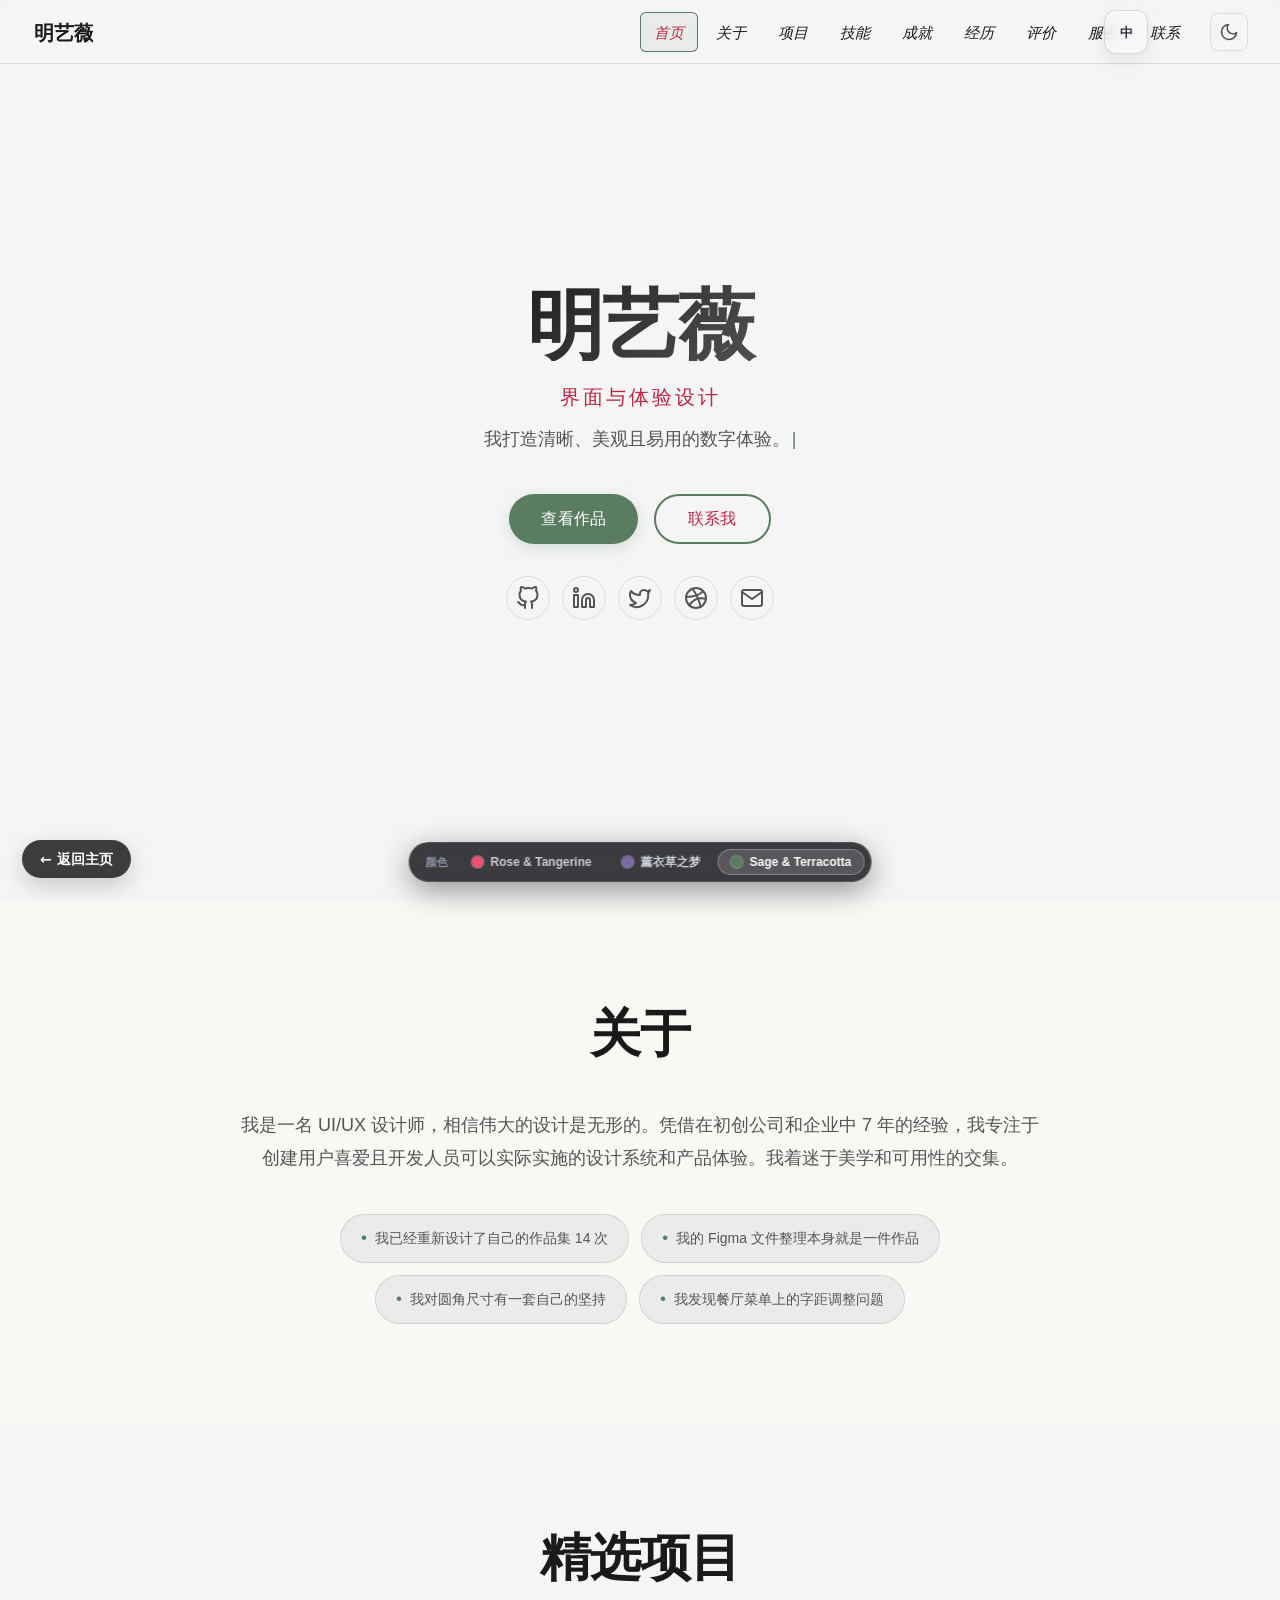
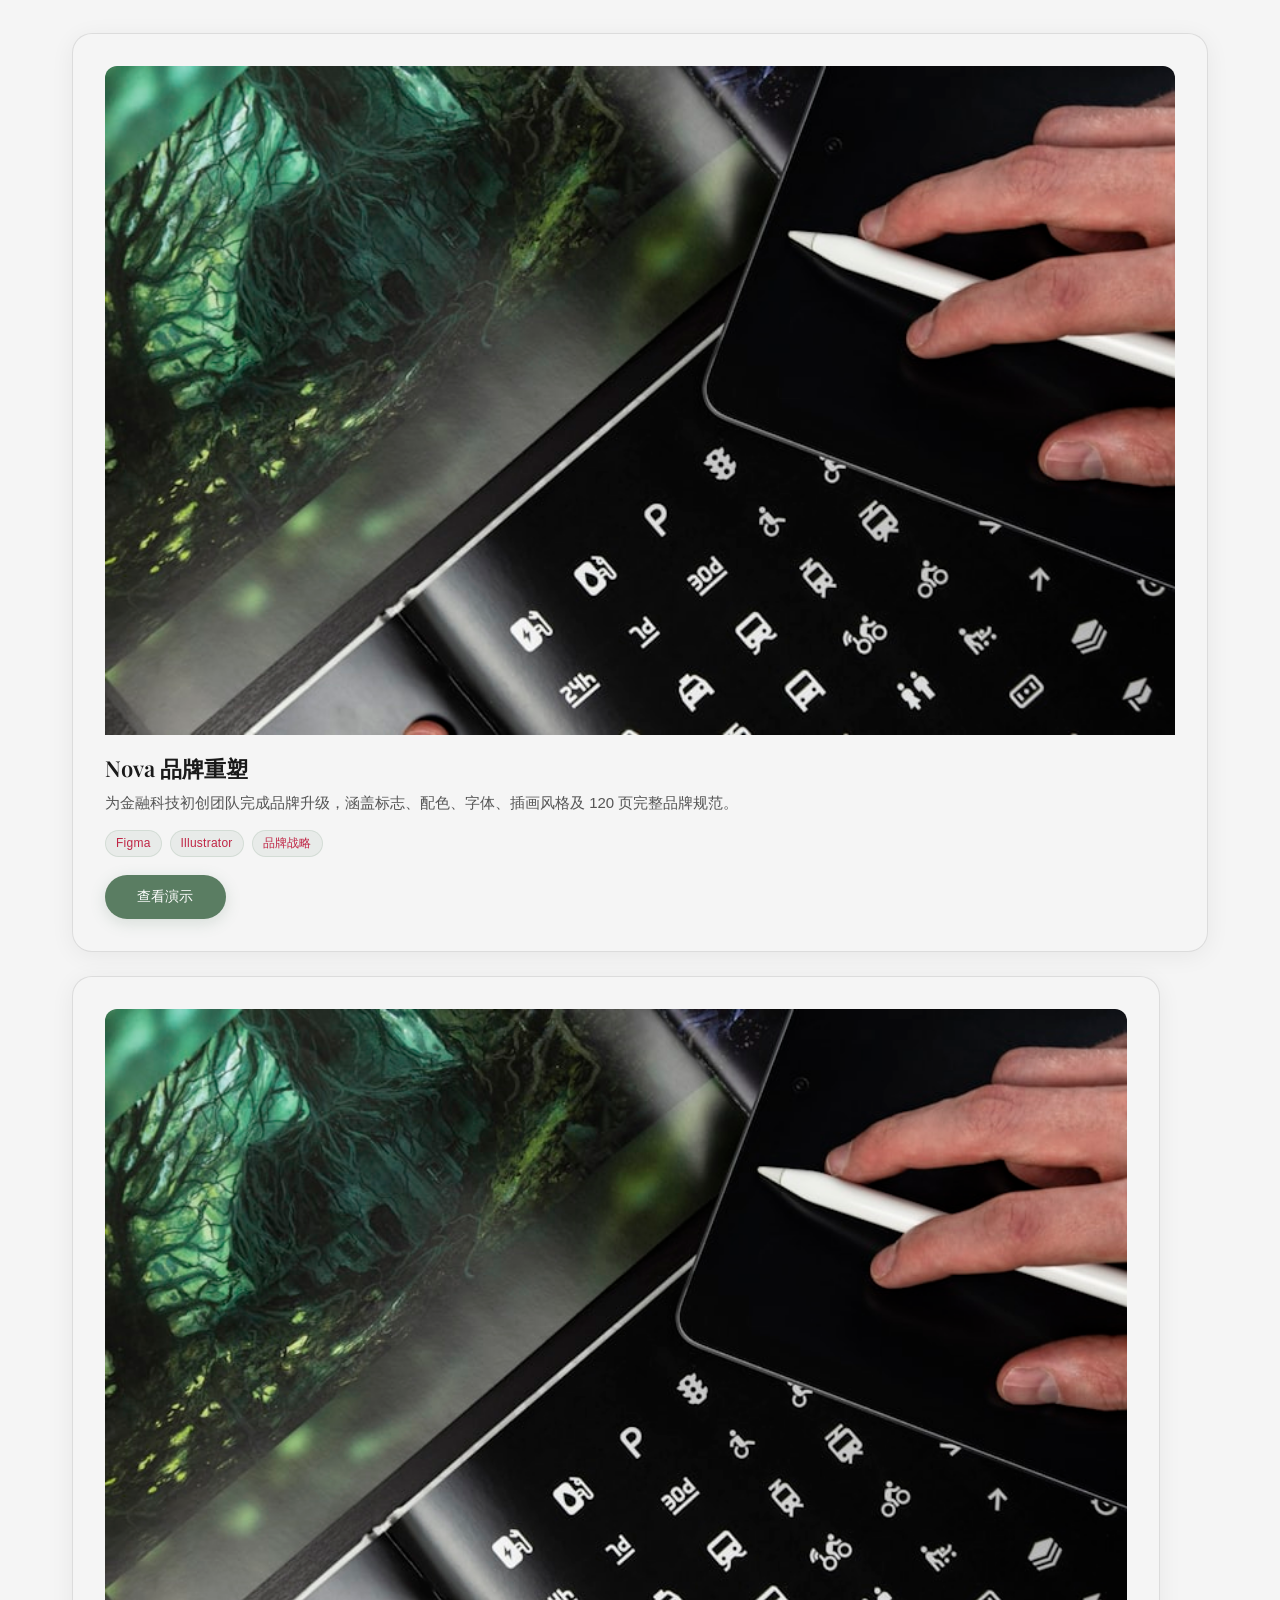
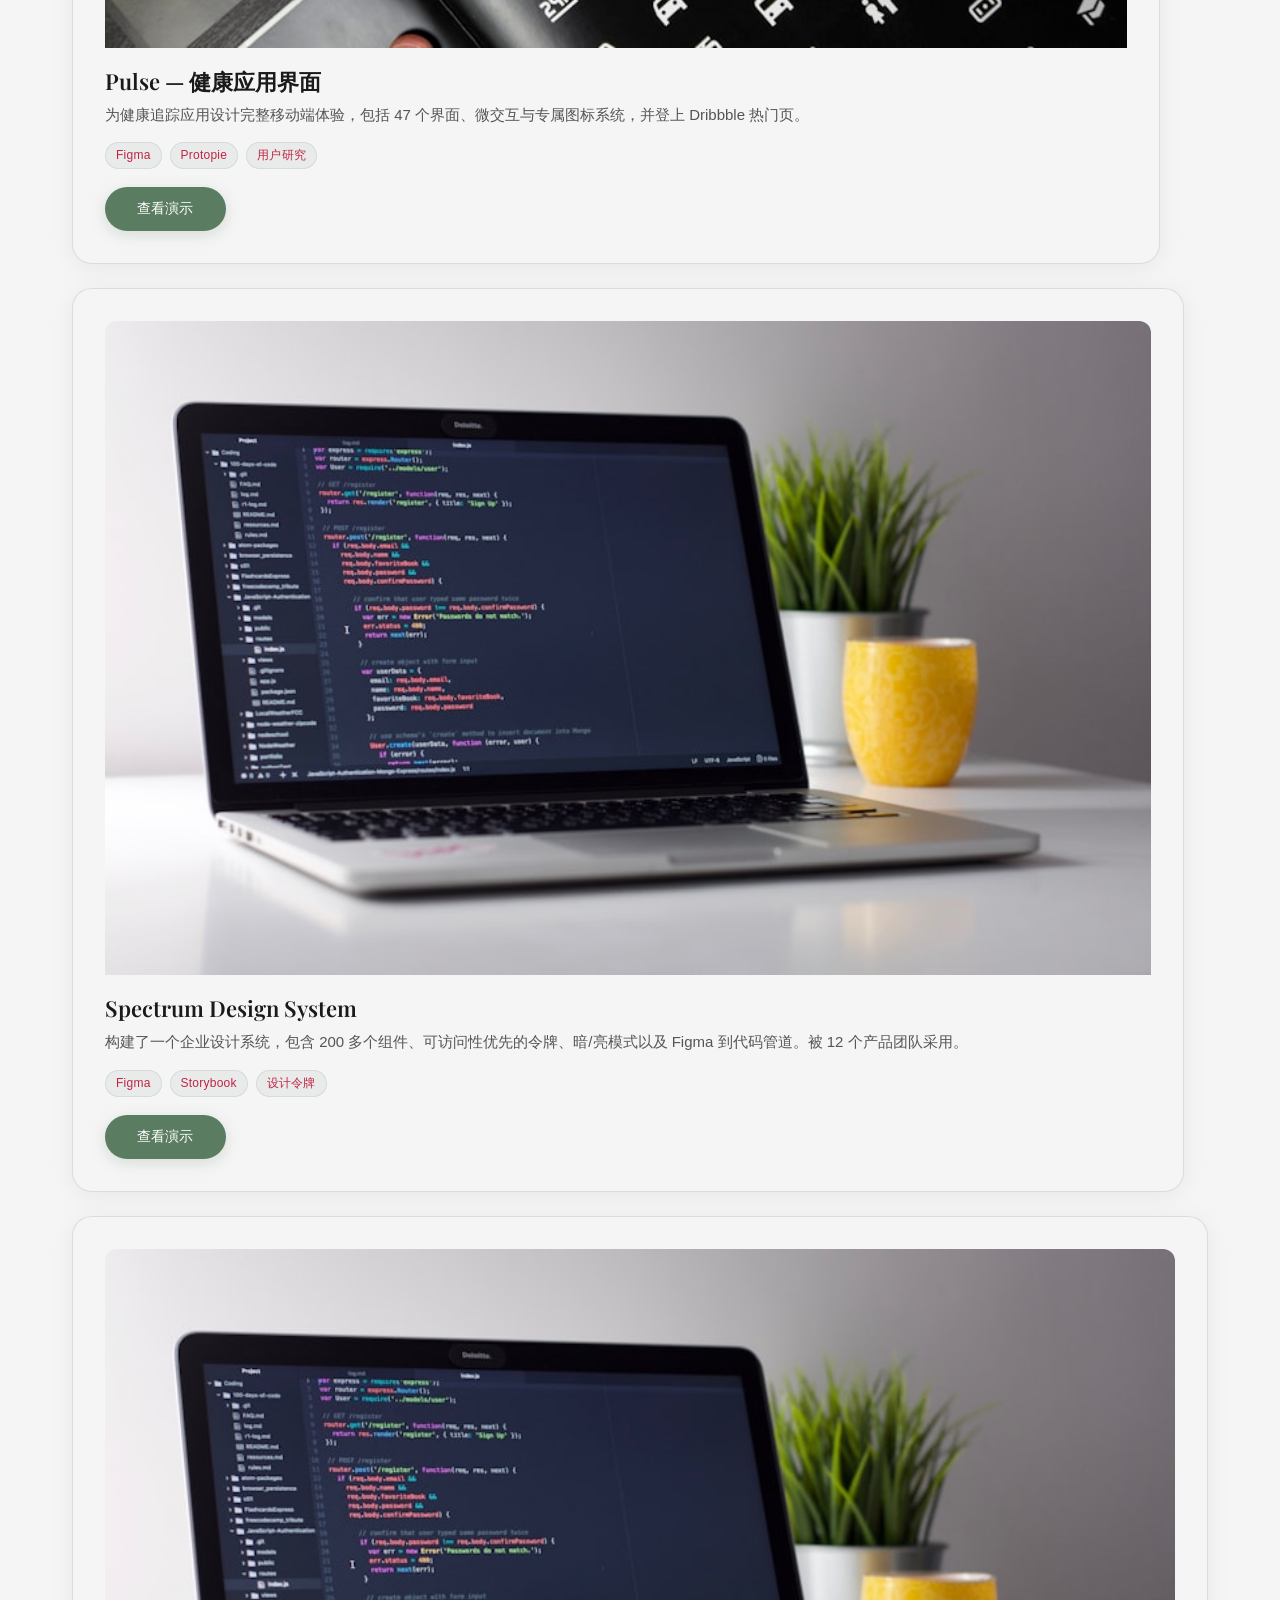
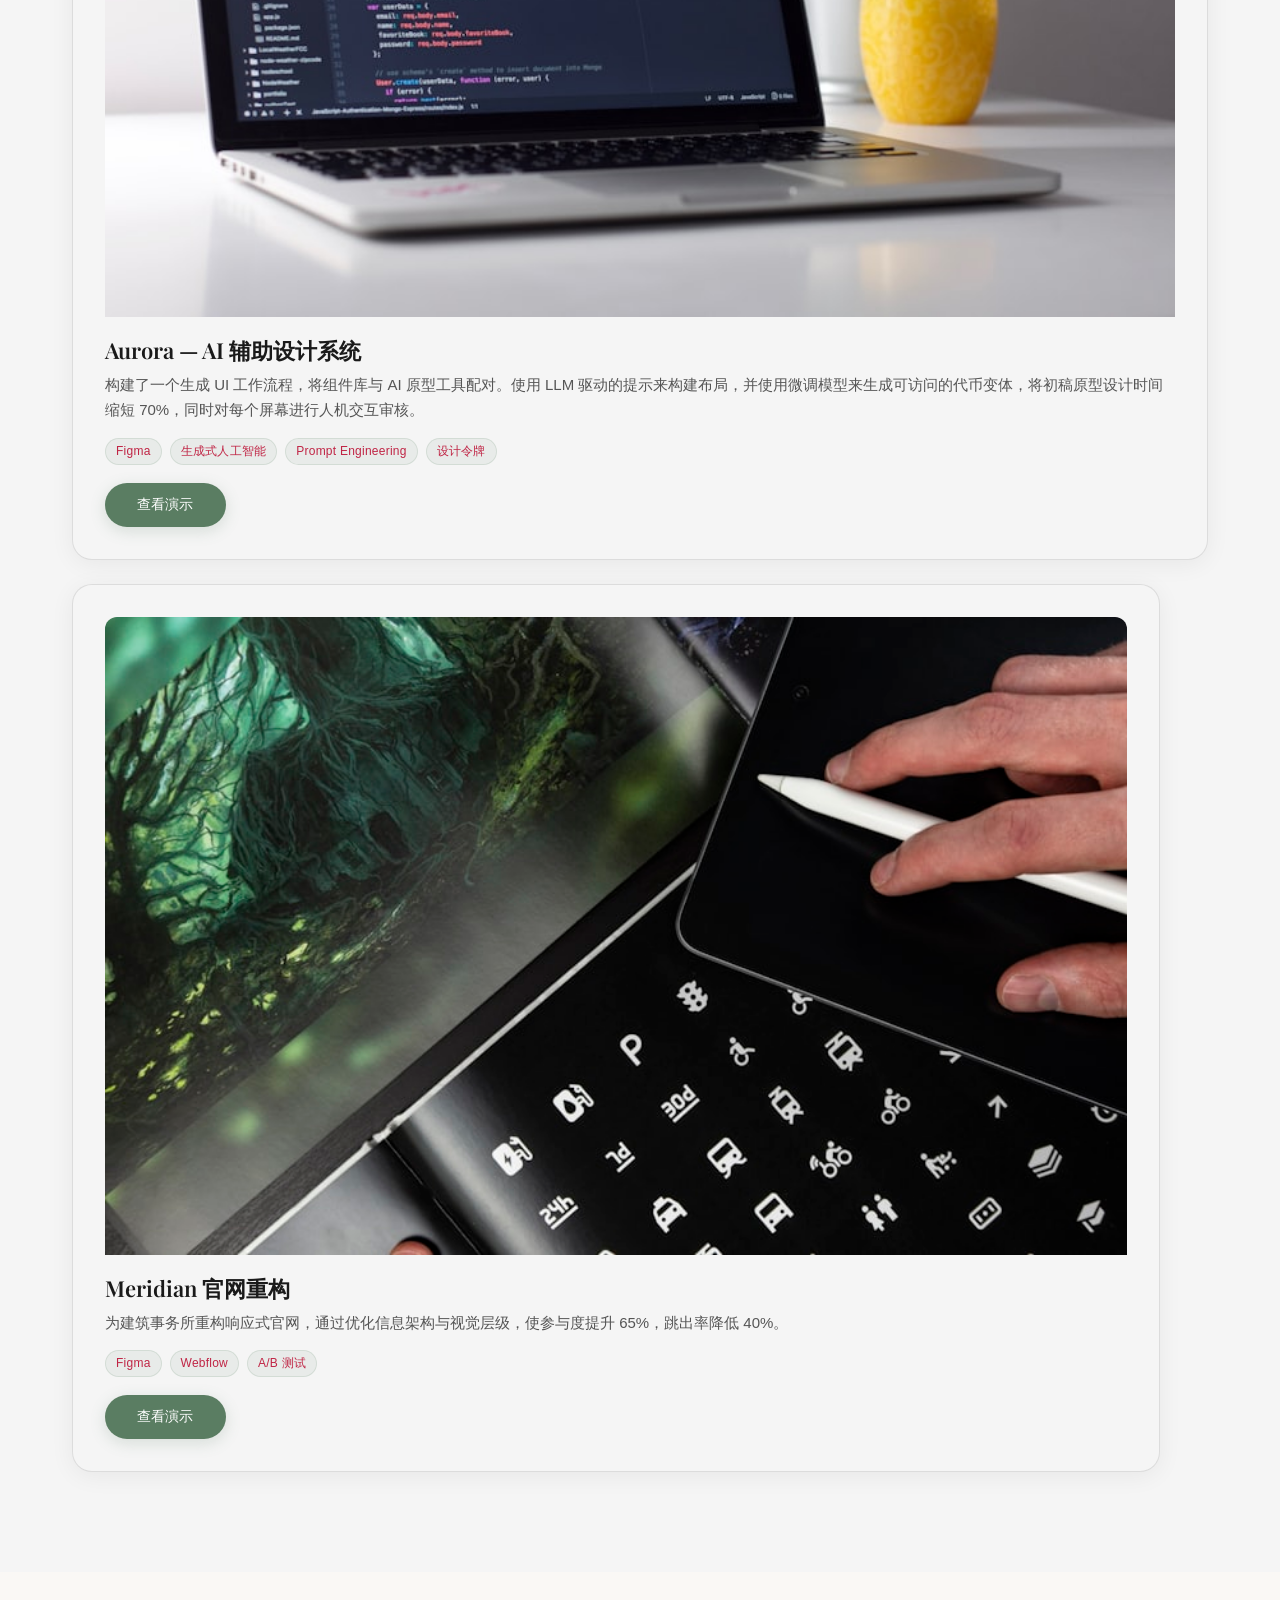
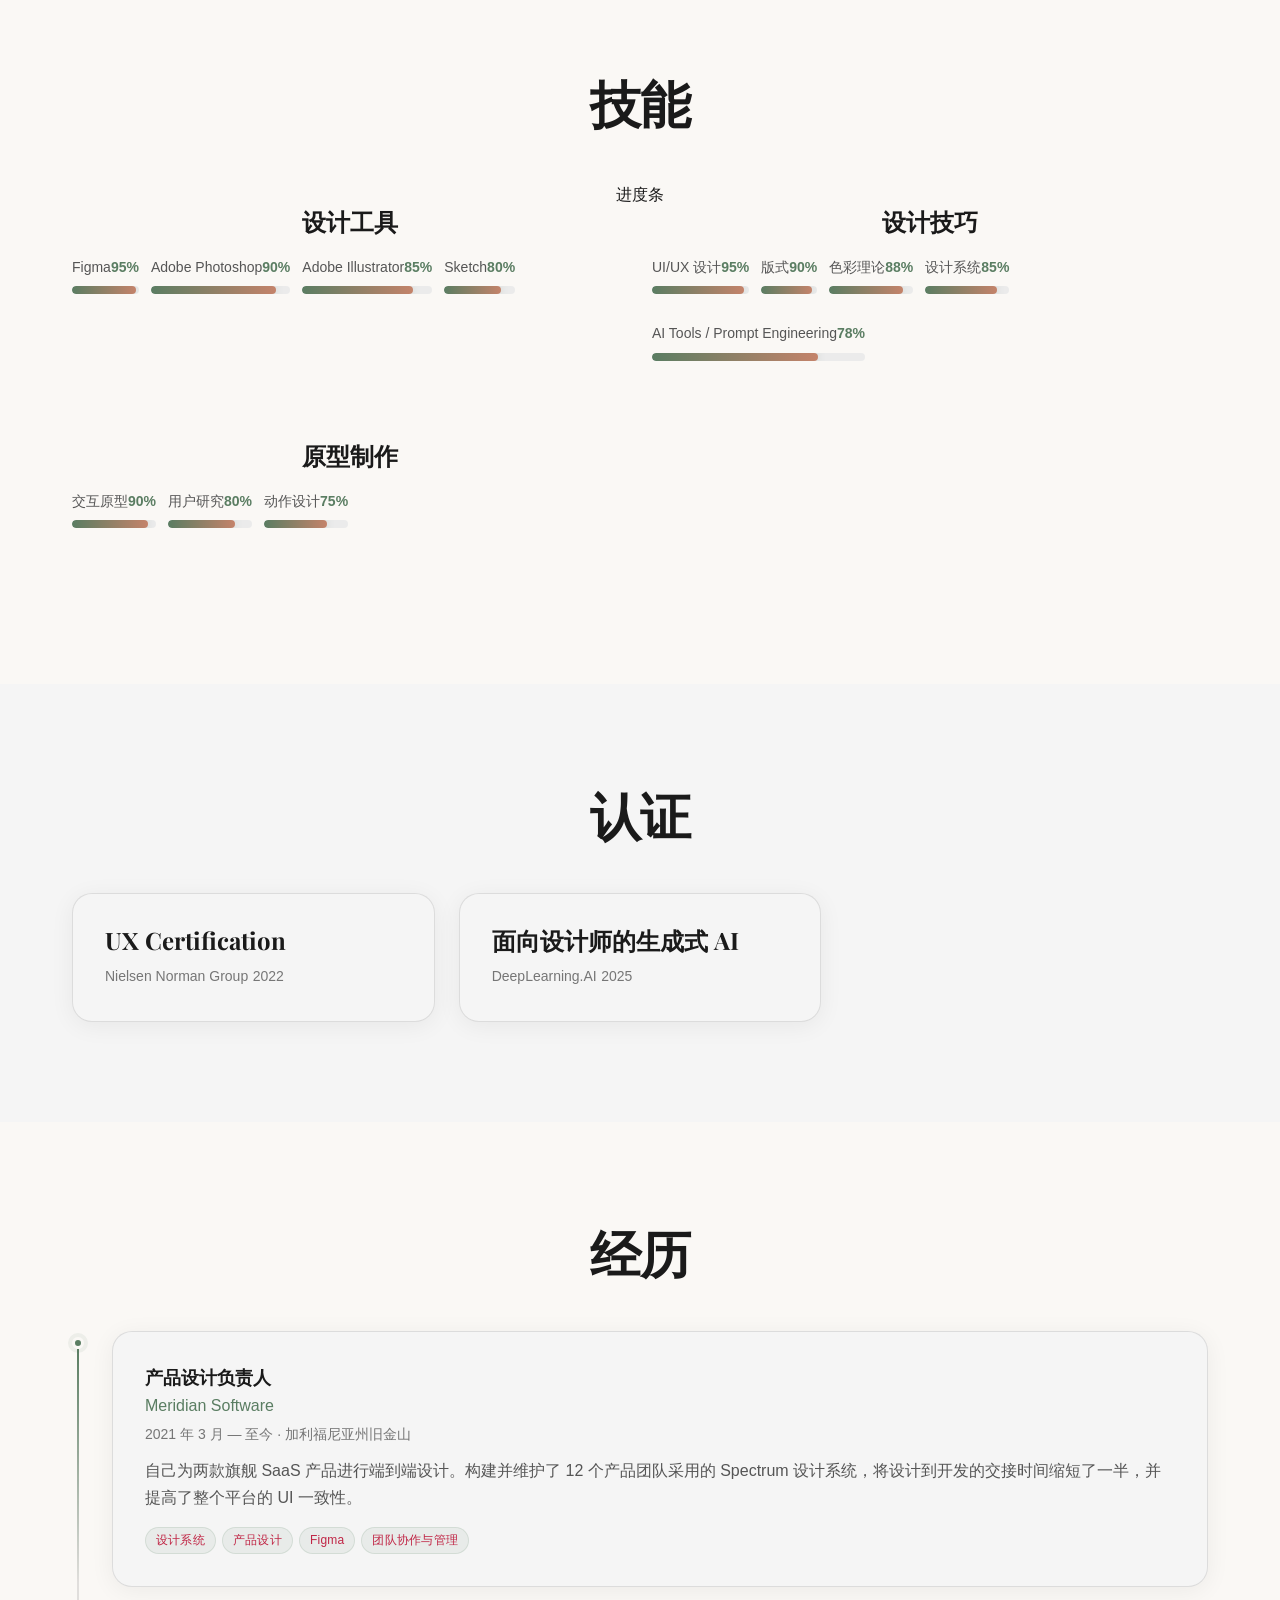
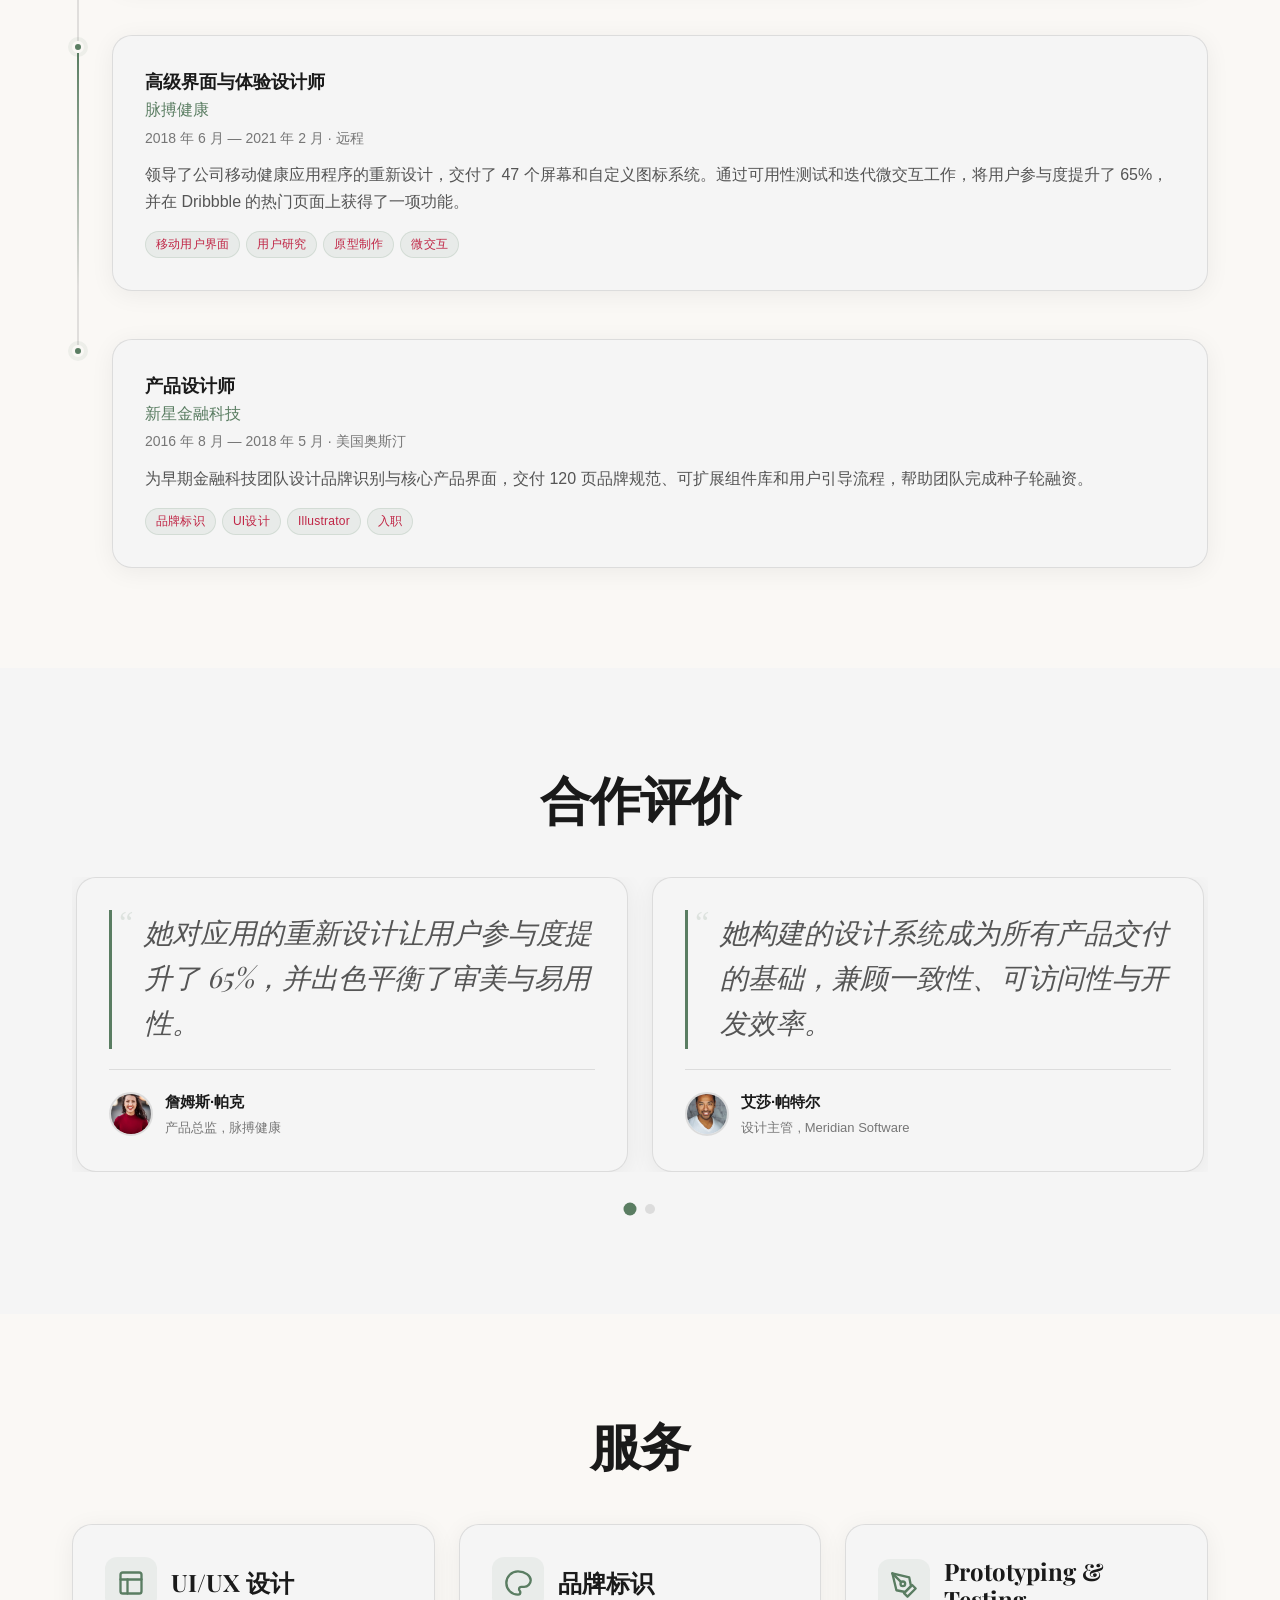
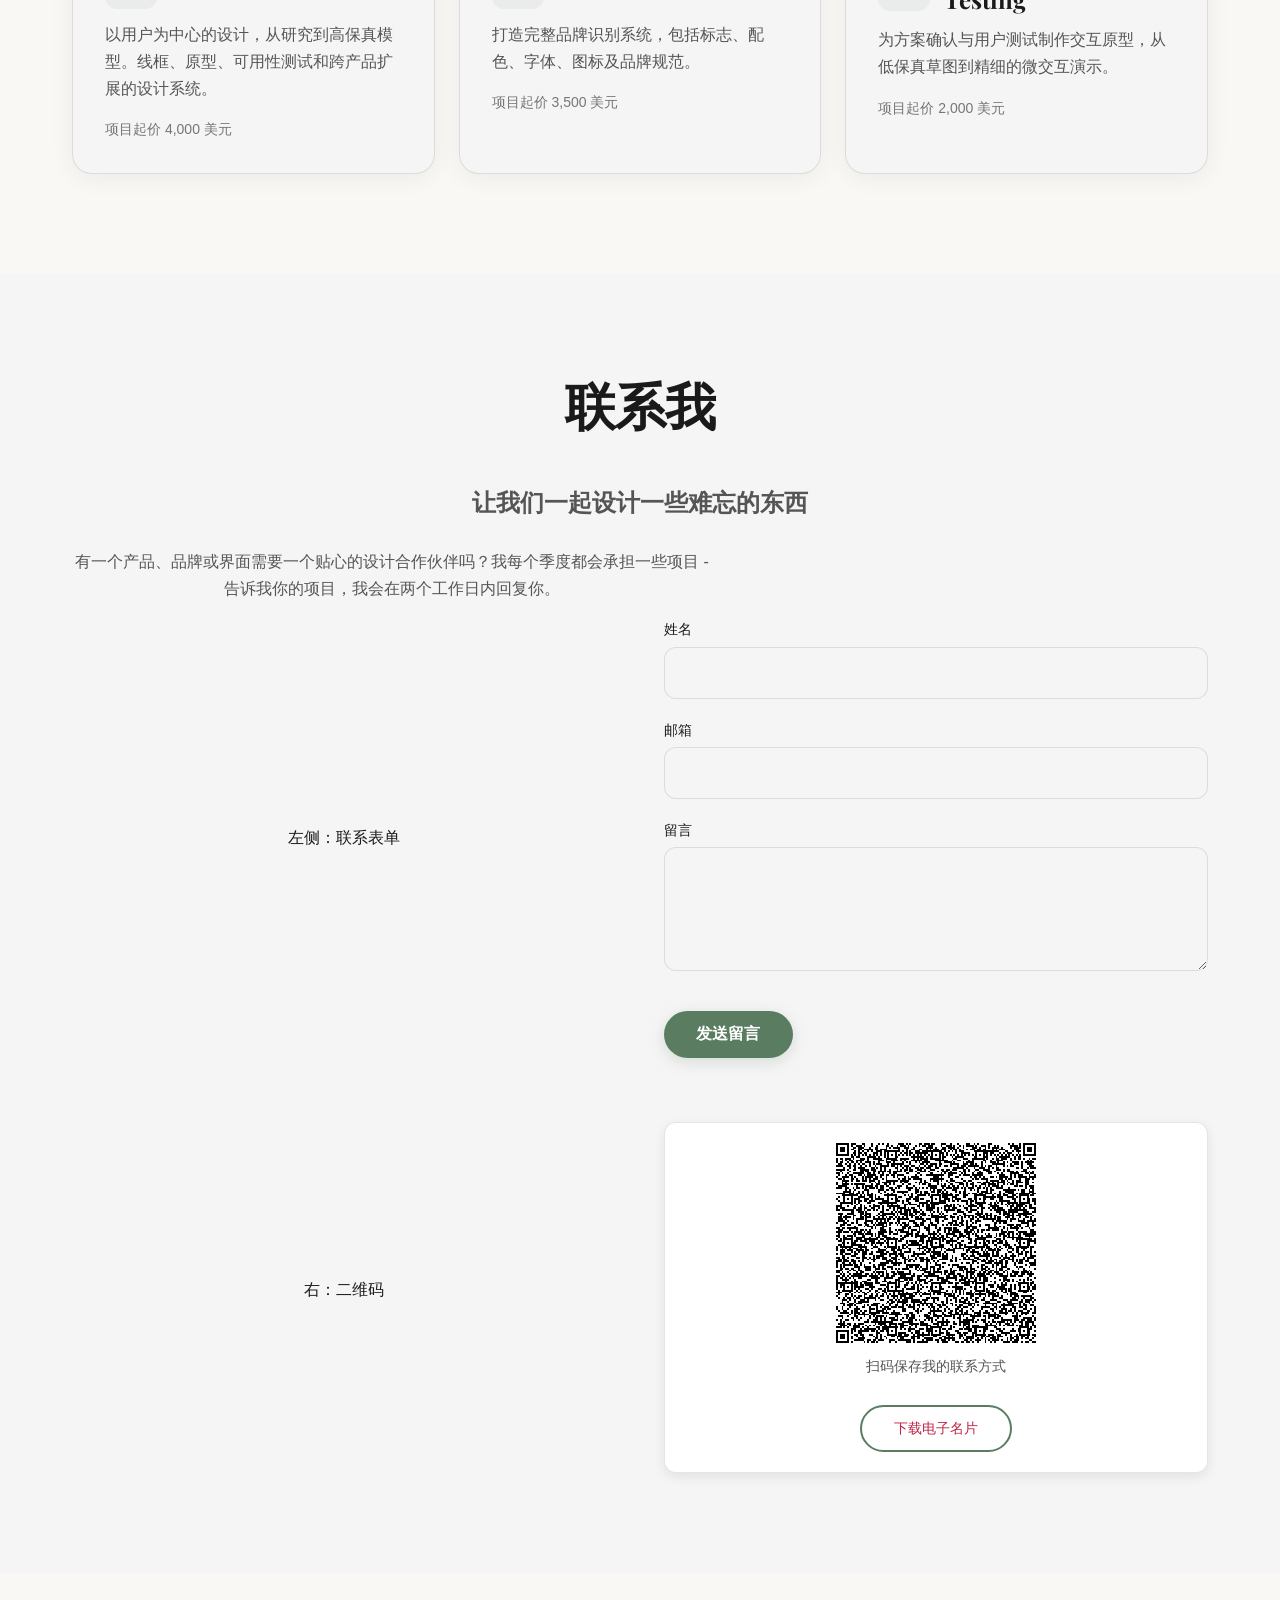
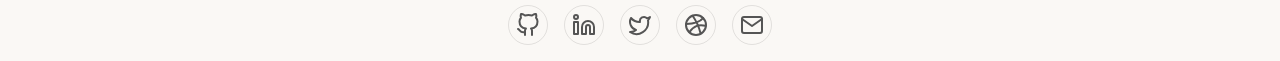
<file: services/ui-design/v3.html>
<html lang="zh-CN">
<head>
<meta charset="utf-8"/>
<meta content="width=device-width, initial-scale=1" name="viewport"/>
<script id="animfolio-theme-bootstrap">
(function(){
  var scheme='light';
  try { var saved=localStorage.getItem('animfolio_theme'); if(saved==='dark'||saved==='light') scheme=saved; } catch(e) {}
  document.documentElement.setAttribute('data-animfolio-pre-theme',scheme);
  document.documentElement.classList.add('animfolio-theme-booting');
  window.__animfolioInitialTheme=scheme;
})();
</script>
<style id="animfolio-theme-bootstrap-style">
html[data-animfolio-pre-theme="dark"],html[data-animfolio-pre-theme="dark"] body{background:#1a1a1a;color:#f0ece8}
html[data-animfolio-pre-theme="light"],html[data-animfolio-pre-theme="light"] body{background:#faf8f5;color:#1a1a1a}
html.animfolio-theme-booting .animfolio-container,html.animfolio-theme-booting .animfolio-container *{transition:none!important}
</style>

<title>作品集 – AnimFolio Dev — Sage &amp; Terracotta</title>
<meta content="明艺薇 — 界面与体验设计。" name="description"/>
<style>
@font-face { font-family: 'Playfair Display'; font-style: normal; font-weight: 400 900; font-display: swap; src: url('./assets/fonts/playfair-display-latin.woff2') format('woff2'); }
@font-face { font-family: 'JetBrains Mono'; font-style: normal; font-weight: 400 700; font-display: swap; src: url('./assets/fonts/jetbrains-mono-latin.woff2') format('woff2'); }

/*# sourceURL=animfolio-fonts-local-inline-css */
</style>
<link href="./assets/css/animfolio-base.css" rel="stylesheet"/>
<link href="./assets/css/animfolio-animations.css" rel="stylesheet"/>
<link href="./assets/css/animfolio-nav.css" rel="stylesheet"/>
<link href="./assets/css/animfolio-contact.css" rel="stylesheet"/>
<link href="./assets/css/animfolio-gallery.css" rel="stylesheet"/>
<link href="./assets/css/animfolio-qr.css" rel="stylesheet"/>
<link href="./assets/css/animfolio-print.css" media="print" rel="stylesheet"/>
<link href="./assets/css/format.css" rel="stylesheet"/>
<style id="animfolio-theme-vars">
.animfolio-container {
	--animfolio-accent: #5A7D62 !important;
	--animfolio-accent-hover: #507358 !important;
	--animfolio-accent-light: rgba(90, 125, 98, 0.1) !important;
	--animfolio-accent-subtle: rgba(90, 125, 98, 0.12) !important;
	--animfolio-accent-shadow: rgba(90, 125, 98, 0.3) !important;
	--animfolio-accent-glow: rgba(90, 125, 98, 0.5) !important;
	--animfolio-secondary: #C4836A !important;
	--animfolio-secondary-hover: #ba7960 !important;
	--animfolio-secondary-light: rgba(196, 131, 106, 0.1) !important;
	--animfolio-on-accent: #ffffff !important;
	--animfolio-on-secondary: #14110f !important;
	--animfolio-bg: #1a1a1a;
	--animfolio-bg-secondary: #f0ece8;
	--animfolio-bg-tertiary: #1e1e1e;
	--animfolio-text: #f0ece8;
	--animfolio-text-secondary: #a0a0a0;
	--animfolio-text-muted: #8a8a8a;
	--animfolio-border: rgba(255, 255, 255, 0.1);
	--animfolio-border-strong: rgba(255, 255, 255, 0.2);
	--animfolio-surface: #1a1a1a;
	--animfolio-surface-hover: #222222;
	--animfolio-overlay: rgba(0, 0, 0, 0.75);
	--animfolio-success: #22c55e;
	--animfolio-warning: #f59e0b;
	--animfolio-error: #ef4444;
	--animfolio-info: #3b82f6;
	--animfolio-font-heading: 'Playfair Display', -apple-system, BlinkMacSystemFont, sans-serif;
	--animfolio-font-body: 'DM Sans', -apple-system, BlinkMacSystemFont, sans-serif;
	--animfolio-font-mono: 'JetBrains Mono', 'Fira Code', 'Consolas', monospace;
	--animfolio-font-size-base: 16px;
	--animfolio-font-size-h1: clamp(2.5rem, 5vw, 4rem);
	--animfolio-font-size-h2: clamp(1.75rem, 3.5vw, 2.5rem);
	--animfolio-font-size-h3: 1.5rem;
	--animfolio-font-size-h4: 1.25rem;
	--animfolio-font-weight-bold: 700;
	--animfolio-font-weight-medium: 500;
	--animfolio-line-height: 1.6;
	--animfolio-letter-spacing: 0em;
	--animfolio-container-width: 1200px;
	--animfolio-section-spacing: 100px;
	--animfolio-radius: 12px;
	--animfolio-radius-sm: 6px;
	--animfolio-radius-lg: 16px;
	--animfolio-shadow-sm: 0 1px 2px rgba(0, 0, 0, 0.1);
	--animfolio-shadow-md: 0 4px 12px rgba(0, 0, 0, 0.15);
	--animfolio-shadow-lg: 0 10px 30px rgba(0, 0, 0, 0.2);
	--animfolio-shadow-xl: 0 20px 50px rgba(0, 0, 0, 0.3);
	--animfolio-duration: 0.6s;
	--animfolio-delay: 0s;
	--animfolio-easing: cubic-bezier(0.4, 0, 0.2, 1);
	--animfolio-easing-bounce: cubic-bezier(0.34, 1.56, 0.64, 1);
	--animfolio-stagger: 0.1s;
	--animfolio-transition-fast: 150ms ease;
	--animfolio-transition-normal: 300ms ease;
	--animfolio-transition-slow: 500ms ease;
	--animfolio-z-base: 1;
	--animfolio-z-dropdown: 100;
	--animfolio-z-sticky: 200;
	--animfolio-z-nav: 300;
	--animfolio-z-modal: 400;
	--animfolio-z-lightbox: 500;
	--animfolio-z-tooltip: 600;
	--animfolio-z-cursor: 700;
}
.animfolio-container--light, .animfolio-container[data-animfolio-scheme="light"] {
	--animfolio-bg: #faf8f5;
	--animfolio-bg-secondary: #f5f5f5;
	--animfolio-bg-tertiary: #ebebeb;
	--animfolio-text: #1a1a1a;
	--animfolio-text-secondary: #555555;
	--animfolio-text-muted: #767676;
	--animfolio-border: rgba(0, 0, 0, 0.1);
	--animfolio-border-strong: rgba(0, 0, 0, 0.2);
	--animfolio-surface: #ffffff;
	--animfolio-surface-hover: #f9f9f9;
	--animfolio-overlay: rgba(0, 0, 0, 0.5);
	--animfolio-shadow-sm: 0 1px 2px rgba(0, 0, 0, 0.05);
	--animfolio-shadow-md: 0 4px 12px rgba(0, 0, 0, 0.08);
	--animfolio-shadow-lg: 0 10px 30px rgba(0, 0, 0, 0.1);
	--animfolio-shadow-xl: 0 20px 50px rgba(0, 0, 0, 0.15);
	--animfolio-accent-light: rgba(90, 125, 98, 0.08) !important;
	--animfolio-accent-subtle: rgba(90, 125, 98, 0.05) !important;
	--animfolio-accent-shadow: rgba(90, 125, 98, 0.2) !important;
	--animfolio-accent-glow: rgba(90, 125, 98, 0.15) !important;
	--animfolio-on-accent: #ffffff !important;
	--animfolio-on-secondary: #14110f !important;
}
@media (prefers-color-scheme: light) {
	.animfolio-container--auto {
		--animfolio-bg: #faf8f5;
		--animfolio-bg-secondary: #f5f5f5;
		--animfolio-bg-tertiary: #ebebeb;
		--animfolio-text: #1a1a1a;
		--animfolio-text-secondary: #555555;
		--animfolio-text-muted: #767676;
		--animfolio-border: rgba(0, 0, 0, 0.1);
		--animfolio-border-strong: rgba(0, 0, 0, 0.2);
		--animfolio-surface: #ffffff;
		--animfolio-surface-hover: #f9f9f9;
		--animfolio-overlay: rgba(0, 0, 0, 0.5);
		--animfolio-shadow-sm: 0 1px 2px rgba(0, 0, 0, 0.05);
		--animfolio-shadow-md: 0 4px 12px rgba(0, 0, 0, 0.08);
		--animfolio-shadow-lg: 0 10px 30px rgba(0, 0, 0, 0.1);
		--animfolio-shadow-xl: 0 20px 50px rgba(0, 0, 0, 0.15);
		--animfolio-accent-light: rgba(90, 125, 98, 0.08) !important;
		--animfolio-accent-subtle: rgba(90, 125, 98, 0.05) !important;
		--animfolio-accent-shadow: rgba(90, 125, 98, 0.2) !important;
		--animfolio-accent-glow: rgba(90, 125, 98, 0.15) !important;
		--animfolio-on-accent: #ffffff !important;
		--animfolio-on-secondary: #14110f !important;
	}
}

.animfolio-container *,.animfolio-container *::before,.animfolio-container *::after{box-sizing:border-box}html{scroll-behavior:smooth;-webkit-font-smoothing:antialiased;-moz-osx-font-smoothing:grayscale}body{margin:0;padding:0;background:#faf8f5;color:#1a1a1a;font-family:var(--animfolio-font-body,'Inter',-apple-system,BlinkMacSystemFont,'Segoe UI',sans-serif);font-size:var(--animfolio-font-size-base,16px);line-height:var(--animfolio-line-height,1.6);overflow-x:hidden}body.admin-bar{padding-top:32px}body.admin-bar .animfolio-nav--sticky{top:32px}@media screen and (max-width:782px){body.admin-bar{padding-top:46px}body.admin-bar .animfolio-nav--sticky{top:46px}}.wp-site-blocks,.entry-content,.page-content,.post-content{all:unset;display:block}
/*# sourceURL=animfolio-base-inline-css */
</style>
<script>
document.documentElement.className+=" animfolio-js";(function(){function r(){if(window.animfolio&&window.animfolio._initialized){return;}var e=document.querySelectorAll("[data-animfolio-animate]:not(.animfolio-visible),.animfolio-stagger__item:not(.animfolio-visible)");for(var i=0;i<e.length;i++){e[i].classList.add("animfolio-visible");}}if(document.readyState==="complete"){setTimeout(r,1500);}else{window.addEventListener("load",function(){setTimeout(r,1500);});}setTimeout(r,4000);})();
//# sourceURL=animfolio-failsafe-js-after
</script>
<style>.service-back{position:fixed;left:22px;bottom:22px;z-index:99999;padding:12px 18px;border-radius:999px;background:rgba(20,20,24,.82);color:#fff;text-decoration:none;font:600 14px/1 system-ui;backdrop-filter:blur(12px);box-shadow:0 8px 25px rgba(0,0,0,.18)}</style><link href="../service-language.css?v=6" rel="stylesheet"/></head>
<body><button aria-label="切换为英文" aria-pressed="true" class="service-language-toggle" data-language="zh" type="button"><span aria-hidden="true" class="service-language-symbol">中</span></button><a aria-label="返回个人主页服务模块" class="service-back" href="../../#services">← 返回主页</a>
<script>window.ANIMFOLIO_CONTACT_EMAIL = "you@example.com";</script>
<div class="animfolio-container animfolio-container--light animfolio-container--format-02 animfolio-container--one-page" data-animfolio-format="format-02-designer" data-animfolio-intensity="medium" data-animfolio-scheme="light"><script id="animfolio-theme-apply">(function(){var c=document.currentScript.parentElement,s=window.__animfolioInitialTheme||c.getAttribute('data-animfolio-scheme');c.setAttribute('data-animfolio-scheme',s);c.classList.remove('animfolio-container--dark','animfolio-container--light');c.classList.add('animfolio-container--'+s);requestAnimationFrame(function(){requestAnimationFrame(function(){document.documentElement.classList.remove('animfolio-theme-booting')})})})();</script><a class="animfolio-skip-link" href="#hero">跳到主要内容</a><nav aria-label="作品集导航" class="animfolio-nav animfolio-nav--horizontal animfolio-nav--sticky" role="navigation"><a class="animfolio-nav__logo" href="#hero">明艺薇</a><button aria-controls="animfolio-nav-menu" aria-expanded="false" aria-label="切换导航" class="animfolio-nav__toggle"><span aria-hidden="true" class="animfolio-nav__toggle-bar"></span><span aria-hidden="true" class="animfolio-nav__toggle-bar"></span><span aria-hidden="true" class="animfolio-nav__toggle-bar"></span></button><ul class="animfolio-nav__list" id="animfolio-nav-menu"><li class="animfolio-nav__item"><a class="animfolio-nav__link" data-animfolio-section="hero" href="#hero">首页</a></li><li class="animfolio-nav__item"><a class="animfolio-nav__link" data-animfolio-section="about" href="#about">关于</a></li><li class="animfolio-nav__item"><a class="animfolio-nav__link" data-animfolio-section="projects" href="#projects">项目</a></li><li class="animfolio-nav__item"><a class="animfolio-nav__link" data-animfolio-section="skills" href="#skills">技能</a></li><li class="animfolio-nav__item"><a class="animfolio-nav__link" data-animfolio-section="achievements" href="#achievements">成就</a></li><li class="animfolio-nav__item"><a class="animfolio-nav__link" data-animfolio-section="experience" href="#experience">经历</a></li><li class="animfolio-nav__item"><a class="animfolio-nav__link" data-animfolio-section="testimonials" href="#testimonials">评价</a></li><li class="animfolio-nav__item"><a class="animfolio-nav__link" data-animfolio-section="services" href="#services">服务</a></li><li class="animfolio-nav__item"><a class="animfolio-nav__link" data-animfolio-section="contact" href="#contact">联系</a></li></ul><button aria-label="切换明暗模式" class="animfolio-theme-toggle"><span aria-hidden="true" class="animfolio-theme-toggle__icon animfolio-theme-toggle__icon--sun"><svg fill="none" height="20" stroke="currentColor" stroke-linecap="round" stroke-linejoin="round" stroke-width="2" viewbox="0 0 24 24" width="20"><circle cx="12" cy="12" r="5"></circle><line x1="12" x2="12" y1="1" y2="3"></line><line x1="12" x2="12" y1="21" y2="23"></line><line x1="4.22" x2="5.64" y1="4.22" y2="5.64"></line><line x1="18.36" x2="19.78" y1="18.36" y2="19.78"></line><line x1="1" x2="3" y1="12" y2="12"></line><line x1="21" x2="23" y1="12" y2="12"></line><line x1="4.22" x2="5.64" y1="19.78" y2="18.36"></line><line x1="18.36" x2="19.78" y1="5.64" y2="4.22"></line></svg></span><span aria-hidden="true" class="animfolio-theme-toggle__icon animfolio-theme-toggle__icon--moon"><svg fill="none" height="20" stroke="currentColor" stroke-linecap="round" stroke-linejoin="round" stroke-width="2" viewbox="0 0 24 24" width="20"><path d="M21 12.79A9 9 0 1111.21 3 7 7 0 0021 12.79z"></path></svg></span></button></nav><section class="animfolio-section animfolio-section--hero animfolio-section--align-center" data-animfolio-section="hero" id="hero"><div class="animfolio-inner">
<div class="animfolio-hero">
<div class="animfolio-hero__content">
<h1 class="animfolio-hero__name" data-animfolio-animate="fade-up">明艺薇</h1>
<h2 class="animfolio-hero__title" data-animfolio-animate="fade-up" data-animfolio-delay="0.1">界面与体验设计</h2>
<div class="animfolio-hero__subtitle animfolio-hero__typed" data-animfolio-animate="fade-up" data-animfolio-delay="0.2" data-animfolio-typed='["我打造清晰、美观且易用的数字体验。", "我把想法转化为有逻辑的视觉叙事。", "我带着目标与热情进行设计。"]'>我打造清晰、美观且易用的数字体验。</div>
<div class="animfolio-hero__cta" data-animfolio-animate="fade-up" data-animfolio-delay="0.3">
<a class="animfolio-button animfolio-button--primary animfolio-hero__cta-primary" href="#projects">
						查看作品					</a>
<a class="animfolio-button animfolio-button--secondary animfolio-hero__cta-secondary" href="#contact">
						联系我					</a>
</div>
<div class="animfolio-hero__social animfolio-social-icons animfolio-social-icons--outline" data-animfolio-animate="fade-up" data-animfolio-delay="0.4">
<a aria-label="Github" href="https://github.com/yourusername" rel="noopener noreferrer" target="_blank">
<svg aria-hidden="true" fill="none" height="24" stroke="currentColor" stroke-linecap="round" stroke-linejoin="round" stroke-width="2" viewbox="0 0 24 24" width="24" xmlns="http://www.w3.org/2000/svg"><path d="M9 19c-5 1.5-5-2.5-7-3m14 6v-3.87a3.37 3.37 0 0 0-.94-2.61c3.14-.35 6.44-1.54 6.44-7A5.44 5.44 0 0 0 20 4.77 5.07 5.07 0 0 0 19.91 1S18.73.65 16 2.48a13.38 13.38 0 0 0-7 0C6.27.65 5.09 1 5.09 1A5.07 5.07 0 0 0 5 4.77a5.44 5.44 0 0 0-1.5 3.78c0 5.42 3.3 6.61 6.44 7A3.37 3.37 0 0 0 9 18.13V22"></path></svg> <span class="animfolio-social__label">Github</span>
</a>
<a aria-label="领英" href="https://linkedin.com/in/yourusername" rel="noopener noreferrer" target="_blank">
<svg aria-hidden="true" fill="none" height="24" stroke="currentColor" stroke-linecap="round" stroke-linejoin="round" stroke-width="2" viewbox="0 0 24 24" width="24" xmlns="http://www.w3.org/2000/svg"><path d="M16 8a6 6 0 0 1 6 6v7h-4v-7a2 2 0 0 0-2-2 2 2 0 0 0-2 2v7h-4v-7a6 6 0 0 1 6-6z"></path><rect height="12" width="4" x="2" y="9"></rect><circle cx="4" cy="4" r="2"></circle></svg> <span class="animfolio-social__label">领英</span>
</a>
<a aria-label="推特" href="https://twitter.com/yourusername" rel="noopener noreferrer" target="_blank">
<svg aria-hidden="true" fill="none" height="24" stroke="currentColor" stroke-linecap="round" stroke-linejoin="round" stroke-width="2" viewbox="0 0 24 24" width="24" xmlns="http://www.w3.org/2000/svg"><path d="M22 4s-.7 2.1-2 3.4c1.6 10-9.4 17.3-18 11.6 2.2.1 4.4-.6 6-2C3 15.5.5 9.6 3 5c2.2 2.6 5.6 4.1 9 4-.9-4.2 4-6.6 7-3.8 1.1 0 3-1.2 3-1.2z"></path></svg> <span class="animfolio-social__label">推特</span>
</a>
<a aria-label="运球" href="https://dribbble.com/yourusername" rel="noopener noreferrer" target="_blank">
<svg aria-hidden="true" fill="none" height="24" stroke="currentColor" stroke-linecap="round" stroke-linejoin="round" stroke-width="2" viewbox="0 0 24 24" width="24" xmlns="http://www.w3.org/2000/svg"><circle cx="12" cy="12" r="10"></circle><path d="M8.56 2.75c4.37 6.03 6.02 9.42 8.03 17.72m2.54-15.38c-3.72 4.35-8.94 5.66-16.88 5.85m19.5 1.9c-3.5-.93-6.63-.82-8.94 0-2.58.92-5.01 2.86-7.44 6.32"></path></svg> <span class="animfolio-social__label">运球</span>
</a>
<a aria-label="邮箱" href="mailto:hello@yourdomain.com" rel="noopener noreferrer" target="_blank">
<svg aria-hidden="true" fill="none" height="24" stroke="currentColor" stroke-linecap="round" stroke-linejoin="round" stroke-width="2" viewbox="0 0 24 24" width="24" xmlns="http://www.w3.org/2000/svg"><path d="M4 4h16c1.1 0 2 .9 2 2v12c0 1.1-.9 2-2 2H4c-1.1 0-2-.9-2-2V6c0-1.1.9-2 2-2z"></path><polyline points="22,6 12,13 2,6"></polyline></svg> <span class="animfolio-social__label">邮箱</span>
</a>
</div>
</div>
</div>
</div><!-- .animfolio-inner --></section><section class="animfolio-section animfolio-section--about animfolio-section--align-center" data-animfolio-section="about" id="about"><div class="animfolio-inner"><div class="animfolio-section__header"><h2 class="animfolio-section__title">关于</h2></div><div class="animfolio-about" data-animfolio-animate="fade-up">
<div class="animfolio-about__bio">我是一名 UI/UX 设计师，相信伟大的设计是无形的。凭借在初创公司和企业中 7 年的经验，我专注于创建用户喜爱且开发人员可以实际实施的设计系统和产品体验。我着迷于美学和可用性的交集。</div>
<div class="animfolio-about__fun-facts animfolio-stagger" data-animfolio-stagger="0.1">
<div class="animfolio-about__fun-fact animfolio-stagger__item">
					我已经重新设计了自己的作品集 14 次				</div>
<div class="animfolio-about__fun-fact animfolio-stagger__item">
					我的 Figma 文件整理本身就是一件作品				</div>
<div class="animfolio-about__fun-fact animfolio-stagger__item">
					我对圆角尺寸有一套自己的坚持				</div>
<div class="animfolio-about__fun-fact animfolio-stagger__item">
					我发现餐厅菜单上的字距调整问题				</div>
</div>
</div>
</div><!-- .animfolio-inner --></section><section class="animfolio-section animfolio-section--projects animfolio-section--align-center" data-animfolio-section="projects" id="projects"><div class="animfolio-inner"><div class="animfolio-section__header"><h2 class="animfolio-section__title">精选项目</h2></div>
<div class="animfolio-grid animfolio-grid--2 animfolio-stagger" data-animfolio-stagger="0.15">
<div class="animfolio-project animfolio-card animfolio-card--bordered animfolio-stagger__item">
<img alt="Nova 品牌重塑" class="animfolio-project__image" decoding="async" height="400" loading="lazy" src="./assets/images/project-design.jpg" width="600"/>
<h3 class="animfolio-project__title animfolio-card__title">Nova 品牌重塑</h3>
<p class="animfolio-project__description">为金融科技初创团队完成品牌升级，涵盖标志、配色、字体、插画风格及 120 页完整品牌规范。</p>
<div class="animfolio-project__stack animfolio-card__tags">
<span class="animfolio-card__tag">Figma</span>
<span class="animfolio-card__tag">Illustrator</span>
<span class="animfolio-card__tag">品牌战略</span>
</div>
<div class="animfolio-project__links animfolio-card__footer">
<a class="animfolio-button animfolio-button--primary" href="#" rel="noopener noreferrer" target="_blank">
						查看演示					</a>
</div>
</div>
<div class="animfolio-project animfolio-card animfolio-card--bordered animfolio-stagger__item">
<img alt="Pulse — 健康应用界面" class="animfolio-project__image" decoding="async" height="400" loading="lazy" src="./assets/images/project-design.jpg" width="600"/>
<h3 class="animfolio-project__title animfolio-card__title">Pulse — 健康应用界面</h3>
<p class="animfolio-project__description">为健康追踪应用设计完整移动端体验，包括 47 个界面、微交互与专属图标系统，并登上 Dribbble 热门页。</p>
<div class="animfolio-project__stack animfolio-card__tags">
<span class="animfolio-card__tag">Figma</span>
<span class="animfolio-card__tag">Protopie</span>
<span class="animfolio-card__tag">用户研究</span>
</div>
<div class="animfolio-project__links animfolio-card__footer">
<a class="animfolio-button animfolio-button--primary" href="#" rel="noopener noreferrer" target="_blank">
						查看演示					</a>
</div>
</div>
<div class="animfolio-project animfolio-card animfolio-card--bordered animfolio-stagger__item">
<img alt="Spectrum Design System" class="animfolio-project__image" decoding="async" height="400" loading="lazy" src="./assets/images/project-tech.jpg" width="600"/>
<h3 class="animfolio-project__title animfolio-card__title">Spectrum Design System</h3>
<p class="animfolio-project__description">构建了一个企业设计系统，包含 200 多个组件、可访问性优先的令牌、暗/亮模式以及 Figma 到代码管道。被 12 个产品团队采用。</p>
<div class="animfolio-project__stack animfolio-card__tags">
<span class="animfolio-card__tag">Figma</span>
<span class="animfolio-card__tag">Storybook</span>
<span class="animfolio-card__tag">设计令牌</span>
</div>
<div class="animfolio-project__links animfolio-card__footer">
<a class="animfolio-button animfolio-button--primary" href="#" rel="noopener noreferrer" target="_blank">
						查看演示					</a>
</div>
</div>
<div class="animfolio-project animfolio-card animfolio-card--bordered animfolio-stagger__item">
<img alt="Aurora — AI 辅助设计系统" class="animfolio-project__image" decoding="async" height="400" loading="lazy" src="./assets/images/project-tech.jpg" width="600"/>
<h3 class="animfolio-project__title animfolio-card__title">Aurora — AI 辅助设计系统</h3>
<p class="animfolio-project__description">构建了一个生成 UI 工作流程，将组件库与 AI 原型工具配对。使用 LLM 驱动的提示来构建布局，并使用微调模型来生成可访问的代币变体，将初稿原型设计时间缩短 70%，同时对每个屏幕进行人机交互审核。</p>
<div class="animfolio-project__stack animfolio-card__tags">
<span class="animfolio-card__tag">Figma</span>
<span class="animfolio-card__tag">生成式人工智能</span>
<span class="animfolio-card__tag">Prompt Engineering</span>
<span class="animfolio-card__tag">设计令牌</span>
</div>
<div class="animfolio-project__links animfolio-card__footer">
<a class="animfolio-button animfolio-button--primary" href="#" rel="noopener noreferrer" target="_blank">
						查看演示					</a>
</div>
</div>
<div class="animfolio-project animfolio-card animfolio-card--bordered animfolio-stagger__item">
<img alt="Meridian 官网重构" class="animfolio-project__image" decoding="async" height="400" loading="lazy" src="./assets/images/project-design.jpg" width="600"/>
<h3 class="animfolio-project__title animfolio-card__title">Meridian 官网重构</h3>
<p class="animfolio-project__description">为建筑事务所重构响应式官网，通过优化信息架构与视觉层级，使参与度提升 65%，跳出率降低 40%。</p>
<div class="animfolio-project__stack animfolio-card__tags">
<span class="animfolio-card__tag">Figma</span>
<span class="animfolio-card__tag">Webflow</span>
<span class="animfolio-card__tag">A/B 测试</span>
</div>
<div class="animfolio-project__links animfolio-card__footer">
<a class="animfolio-button animfolio-button--primary" href="#" rel="noopener noreferrer" target="_blank">
						查看演示					</a>
</div>
</div>
</div>
</div><!-- .animfolio-inner --></section><section class="animfolio-section animfolio-section--skills animfolio-section--align-center" data-animfolio-section="skills" id="skills"><div class="animfolio-inner"><div class="animfolio-section__header"><h2 class="animfolio-section__title">技能</h2></div>
<div class="animfolio-skills animfolio-skills--bars" data-animfolio-animate="fade-up">
 进度条
<div class="animfolio-grid animfolio-grid--2 animfolio-stagger" data-animfolio-stagger="0.1">
<div class="animfolio-skills__category animfolio-stagger__item">
<h3 class="animfolio-skills__category-title">设计工具</h3>
<div class="animfolio-skills__list">
<div class="animfolio-skills__item">
<div class="animfolio-skills__label">
<span>Figma</span>
<span class="animfolio-skills__value">95%</span>
</div>
<div class="animfolio-skills__bar">
<div class="animfolio-skills__bar-fill" style="width: 95%"></div>
</div>
</div>
<div class="animfolio-skills__item">
<div class="animfolio-skills__label">
<span>Adobe Photoshop</span>
<span class="animfolio-skills__value">90%</span>
</div>
<div class="animfolio-skills__bar">
<div class="animfolio-skills__bar-fill" style="width: 90%"></div>
</div>
</div>
<div class="animfolio-skills__item">
<div class="animfolio-skills__label">
<span>Adobe Illustrator</span>
<span class="animfolio-skills__value">85%</span>
</div>
<div class="animfolio-skills__bar">
<div class="animfolio-skills__bar-fill" style="width: 85%"></div>
</div>
</div>
<div class="animfolio-skills__item">
<div class="animfolio-skills__label">
<span>Sketch</span>
<span class="animfolio-skills__value">80%</span>
</div>
<div class="animfolio-skills__bar">
<div class="animfolio-skills__bar-fill" style="width: 80%"></div>
</div>
</div>
</div>
</div>
<div class="animfolio-skills__category animfolio-stagger__item">
<h3 class="animfolio-skills__category-title">设计技巧</h3>
<div class="animfolio-skills__list">
<div class="animfolio-skills__item">
<div class="animfolio-skills__label">
<span>UI/UX 设计</span>
<span class="animfolio-skills__value">95%</span>
</div>
<div class="animfolio-skills__bar">
<div class="animfolio-skills__bar-fill" style="width: 95%"></div>
</div>
</div>
<div class="animfolio-skills__item">
<div class="animfolio-skills__label">
<span>版式</span>
<span class="animfolio-skills__value">90%</span>
</div>
<div class="animfolio-skills__bar">
<div class="animfolio-skills__bar-fill" style="width: 90%"></div>
</div>
</div>
<div class="animfolio-skills__item">
<div class="animfolio-skills__label">
<span>色彩理论</span>
<span class="animfolio-skills__value">88%</span>
</div>
<div class="animfolio-skills__bar">
<div class="animfolio-skills__bar-fill" style="width: 88%"></div>
</div>
</div>
<div class="animfolio-skills__item">
<div class="animfolio-skills__label">
<span>设计系统</span>
<span class="animfolio-skills__value">85%</span>
</div>
<div class="animfolio-skills__bar">
<div class="animfolio-skills__bar-fill" style="width: 85%"></div>
</div>
</div>
<div class="animfolio-skills__item">
<div class="animfolio-skills__label">
<span>AI Tools / Prompt Engineering</span>
<span class="animfolio-skills__value">78%</span>
</div>
<div class="animfolio-skills__bar">
<div class="animfolio-skills__bar-fill" style="width: 78%"></div>
</div>
</div>
</div>
</div>
<div class="animfolio-skills__category animfolio-stagger__item">
<h3 class="animfolio-skills__category-title">原型制作</h3>
<div class="animfolio-skills__list">
<div class="animfolio-skills__item">
<div class="animfolio-skills__label">
<span>交互原型</span>
<span class="animfolio-skills__value">90%</span>
</div>
<div class="animfolio-skills__bar">
<div class="animfolio-skills__bar-fill" style="width: 90%"></div>
</div>
</div>
<div class="animfolio-skills__item">
<div class="animfolio-skills__label">
<span>用户研究</span>
<span class="animfolio-skills__value">80%</span>
</div>
<div class="animfolio-skills__bar">
<div class="animfolio-skills__bar-fill" style="width: 80%"></div>
</div>
</div>
<div class="animfolio-skills__item">
<div class="animfolio-skills__label">
<span>动作设计</span>
<span class="animfolio-skills__value">75%</span>
</div>
<div class="animfolio-skills__bar">
<div class="animfolio-skills__bar-fill" style="width: 75%"></div>
</div>
</div>
</div>
</div>
</div>
</div>
</div><!-- .animfolio-inner --></section><section class="animfolio-section animfolio-section--achievements animfolio-section--align-center" data-animfolio-section="achievements" id="achievements"><div class="animfolio-inner"><div class="animfolio-section__header"><h2 class="animfolio-section__title">认证</h2></div><div class="animfolio-grid animfolio-grid--3 animfolio-stagger" data-animfolio-stagger="0.1">
<div class="animfolio-card animfolio-card--bordered animfolio-stagger__item">
<h3 class="animfolio-card__title">UX Certification</h3>
<span class="animfolio-card__meta">Nielsen Norman Group</span>
<span class="animfolio-card__meta">2022</span>
</div>
<div class="animfolio-card animfolio-card--bordered animfolio-stagger__item">
<h3 class="animfolio-card__title">面向设计师的生成式 AI</h3>
<span class="animfolio-card__meta">DeepLearning.AI</span>
<span class="animfolio-card__meta">2025</span>
</div>
</div>
</div><!-- .animfolio-inner --></section><section class="animfolio-section animfolio-section--experience animfolio-section--align-center" data-animfolio-section="experience" id="experience"><div class="animfolio-inner"><div class="animfolio-section__header"><h2 class="animfolio-section__title">经历</h2></div>
<div class="animfolio-timeline animfolio-stagger" data-animfolio-animate="fade-up" data-animfolio-stagger="0.1">
<div class="animfolio-timeline__line"></div>
<div class="animfolio-timeline__item animfolio-stagger__item" data-animfolio-animate="fade-up" data-animfolio-delay="0.0">
<div class="animfolio-timeline__dot"></div>
<div class="animfolio-timeline__content animfolio-card animfolio-card--bordered">
<div class="animfolio-timeline__role">产品设计负责人</div>
<div class="animfolio-timeline__company">Meridian Software</div>
<div class="animfolio-timeline__date">
					2021 年 3 月 — 至今 · 加利福尼亚州旧金山									</div>
<div class="animfolio-timeline__description">自己为两款旗舰 SaaS 产品进行端到端设计。构建并维护了 12 个产品团队采用的 Spectrum 设计系统，将设计到开发的交接时间缩短了一半，并提高了整个平台的 UI 一致性。</div>
<div class="animfolio-timeline__tags animfolio-card__tags">
<span class="animfolio-card__tag">设计系统</span>
<span class="animfolio-card__tag">产品设计</span>
<span class="animfolio-card__tag">Figma</span>
<span class="animfolio-card__tag">团队协作与管理</span>
</div>
</div>
</div>
<div class="animfolio-timeline__item animfolio-stagger__item" data-animfolio-animate="fade-up" data-animfolio-delay="0.1">
<div class="animfolio-timeline__dot"></div>
<div class="animfolio-timeline__content animfolio-card animfolio-card--bordered">
<div class="animfolio-timeline__role">高级界面与体验设计师</div>
<div class="animfolio-timeline__company">脉搏健康</div>
<div class="animfolio-timeline__date">
					2018 年 6 月 — 2021 年 2 月 · 远程									</div>
<div class="animfolio-timeline__description">领导了公司移动健康应用程序的重新设计，交付了 47 个屏幕和自定义图标系统。通过可用性测试和迭代微交互工作，将用户参与度提升了 65%，并在 Dribbble 的热门页面上获得了一项功能。</div>
<div class="animfolio-timeline__tags animfolio-card__tags">
<span class="animfolio-card__tag">移动用户界面</span>
<span class="animfolio-card__tag">用户研究</span>
<span class="animfolio-card__tag">原型制作</span>
<span class="animfolio-card__tag">微交互</span>
</div>
</div>
</div>
<div class="animfolio-timeline__item animfolio-stagger__item" data-animfolio-animate="fade-up" data-animfolio-delay="0.2">
<div class="animfolio-timeline__dot"></div>
<div class="animfolio-timeline__content animfolio-card animfolio-card--bordered">
<div class="animfolio-timeline__role">产品设计师</div>
<div class="animfolio-timeline__company">新星金融科技</div>
<div class="animfolio-timeline__date">
					2016 年 8 月 — 2018 年 5 月 · 美国奥斯汀									</div>
<div class="animfolio-timeline__description">为早期金融科技团队设计品牌识别与核心产品界面，交付 120 页品牌规范、可扩展组件库和用户引导流程，帮助团队完成种子轮融资。</div>
<div class="animfolio-timeline__tags animfolio-card__tags">
<span class="animfolio-card__tag">品牌标识</span>
<span class="animfolio-card__tag">UI设计</span>
<span class="animfolio-card__tag">Illustrator</span>
<span class="animfolio-card__tag">入职</span>
</div>
</div>
</div>
</div>
</div><!-- .animfolio-inner --></section><section class="animfolio-section animfolio-section--testimonials animfolio-section--align-center" data-animfolio-section="testimonials" id="testimonials"><div class="animfolio-inner"><div class="animfolio-section__header"><h2 class="animfolio-section__title">合作评价</h2></div><div class="animfolio-testimonials-carousel" data-animfolio-animate="fade-up">
<div class="animfolio-testimonials-carousel__track" id="animfolio-testimonials-track">
<div class="animfolio-testimonials-carousel__slide" id="testimonial-slide-0">
<div class="animfolio-testimonial animfolio-card animfolio-card--bordered">
<blockquote class="animfolio-testimonial__quote">她对应用的重新设计让用户参与度提升了 65%，并出色平衡了审美与易用性。</blockquote>
<div class="animfolio-card__footer">
<img alt="James Park" class="animfolio-testimonial__photo" decoding="async" height="40" loading="lazy" src="./assets/images/avatar-1.jpg" width="40"/>
<div>
<strong class="animfolio-testimonial__author">詹姆斯·帕克</strong>
<span class="animfolio-testimonial__role">产品总监</span>
<span class="animfolio-testimonial__company">, 脉搏健康</span>
</div>
</div>
</div>
<div class="animfolio-testimonial animfolio-card animfolio-card--bordered">
<blockquote class="animfolio-testimonial__quote">她构建的设计系统成为所有产品交付的基础，兼顾一致性、可访问性与开发效率。</blockquote>
<div class="animfolio-card__footer">
<img alt="Aisha Patel" class="animfolio-testimonial__photo" decoding="async" height="40" loading="lazy" src="./assets/images/avatar-2.jpg" width="40"/>
<div>
<strong class="animfolio-testimonial__author">艾莎·帕特尔</strong>
<span class="animfolio-testimonial__role">设计主管</span>
<span class="animfolio-testimonial__company">, Meridian Software</span>
</div>
</div>
</div>
</div>
<div class="animfolio-testimonials-carousel__slide animfolio-testimonials-carousel__slide--single" id="testimonial-slide-1">
<div class="animfolio-testimonial animfolio-card animfolio-card--bordered">
<blockquote class="animfolio-testimonial__quote">合作过程顺畅自然。她把模糊的需求转化为精准表达我们特质的品牌识别。</blockquote>
<div class="animfolio-card__footer">
<img alt="Tom Aldridge" class="animfolio-testimonial__photo" decoding="async" height="40" loading="lazy" src="./assets/images/avatar-3.jpg" width="40"/>
<div>
<strong class="animfolio-testimonial__author">汤姆·奥尔德里奇</strong>
<span class="animfolio-testimonial__role">创始人</span>
<span class="animfolio-testimonial__company">, 新星金融科技</span>
</div>
</div>
</div>
</div>
</div>
<div class="animfolio-testimonials-carousel__dots">
<a aria-label="第 1 页" class="animfolio-testimonials-carousel__dot animfolio-testimonials-carousel__dot--active" href="#testimonial-slide-0"></a>
<a aria-label="第 2 页" class="animfolio-testimonials-carousel__dot" href="#testimonial-slide-1"></a>
</div>
</div>
</div><!-- .animfolio-inner --></section><section class="animfolio-section animfolio-section--services animfolio-section--align-center" data-animfolio-section="services" id="services"><div class="animfolio-inner"><div class="animfolio-section__header"><h2 class="animfolio-section__title">服务</h2></div><div class="animfolio-grid animfolio-grid--3 animfolio-stagger" data-animfolio-stagger="0.1">
<div class="animfolio-service animfolio-card animfolio-card--bordered animfolio-stagger__item">
<div class="animfolio-service__head">
<div class="animfolio-card__icon animfolio-service__icon">
<svg aria-hidden="true" fill="none" height="28" stroke="currentColor" stroke-linecap="round" stroke-linejoin="round" stroke-width="2" viewbox="0 0 24 24" width="28" xmlns="http://www.w3.org/2000/svg"><rect height="18" rx="2" ry="2" width="18" x="3" y="3"></rect><line x1="3" x2="21" y1="9" y2="9"></line><line x1="9" x2="9" y1="21" y2="9"></line></svg> </div>
<h3 class="animfolio-card__title animfolio-service__title">UI/UX 设计</h3>
</div>
<p class="animfolio-card__body">以用户为中心的设计，从研究到高保真模型。线框、原型、可用性测试和跨产品扩展的设计系统。</p>
<span class="animfolio-card__meta">项目起价 4,000 美元</span>
</div>
<div class="animfolio-service animfolio-card animfolio-card--bordered animfolio-stagger__item">
<div class="animfolio-service__head">
<div class="animfolio-card__icon animfolio-service__icon">
<svg aria-hidden="true" fill="none" height="28" stroke="currentColor" stroke-linecap="round" stroke-linejoin="round" stroke-width="2" viewbox="0 0 24 24" width="28" xmlns="http://www.w3.org/2000/svg"><path d="M12 2C6.48 2 2 6.48 2 12s4.48 10 10 10c1.1 0 2-.9 2-2 0-.53-.21-1.01-.55-1.36-.34-.36-.55-.84-.55-1.37 0-1.1.9-2 2-2h2.36c3.07 0 5.64-2.57 5.64-5.64C22.91 5.78 18.05 2 12 2z"></path></svg> </div>
<h3 class="animfolio-card__title animfolio-service__title">品牌标识</h3>
</div>
<p class="animfolio-card__body">打造完整品牌识别系统，包括标志、配色、字体、图标及品牌规范。</p>
<span class="animfolio-card__meta">项目起价 3,500 美元</span>
</div>
<div class="animfolio-service animfolio-card animfolio-card--bordered animfolio-stagger__item">
<div class="animfolio-service__head">
<div class="animfolio-card__icon animfolio-service__icon">
<svg aria-hidden="true" fill="none" height="28" stroke="currentColor" stroke-linecap="round" stroke-linejoin="round" stroke-width="2" viewbox="0 0 24 24" width="28" xmlns="http://www.w3.org/2000/svg"><path d="M12 19l7-7 3 3-7 7-3-3z"></path><path d="M18 13l-1.5-7.5L2 2l3.5 14.5L13 18l5-5z"></path><path d="M2 2l7.586 7.586"></path><circle cx="11" cy="11" r="2"></circle></svg> </div>
<h3 class="animfolio-card__title animfolio-service__title">Prototyping &amp; Testing</h3>
</div>
<p class="animfolio-card__body">为方案确认与用户测试制作交互原型，从低保真草图到精细的微交互演示。</p>
<span class="animfolio-card__meta">项目起价 2,000 美元</span>
</div>
</div>
</div><!-- .animfolio-inner --></section><section class="animfolio-section animfolio-section--contact animfolio-section--align-center" data-animfolio-section="contact" id="contact"><div class="animfolio-inner"><div class="animfolio-section__header"><h2 class="animfolio-section__title">联系我</h2></div><div class="animfolio-contact" data-animfolio-animate="fade-up">
<p class="animfolio-contact__heading">让我们一起设计一些难忘的东西</p>
<p class="animfolio-contact__description">有一个产品、品牌或界面需要一个贴心的设计合作伙伴吗？我每个季度都会承担一些项目 - 告诉我你的项目，我会在两个工作日内回复你。</p>
<div class="animfolio-contact__layout">
 左侧：联系表单
<div class="animfolio-contact__form-wrapper">
<form class="animfolio-form" novalidate="">
<div class="animfolio-form__group">
<label class="animfolio-form__label" for="animfolio-name">姓名</label>
<input aria-required="true" class="animfolio-form__input" id="animfolio-name" name="name" required="" type="text"/>
<span class="animfolio-form__error">请填写姓名。</span>
</div>
<div class="animfolio-form__group">
<label class="animfolio-form__label" for="animfolio-email">邮箱</label>
<input aria-required="true" class="animfolio-form__input" id="animfolio-email" name="email" required="" type="email"/>
<span class="animfolio-form__error">请填写有效邮箱。</span>
</div>
<div class="animfolio-form__group">
<label class="animfolio-form__label" for="animfolio-message">留言</label>
<textarea aria-required="true" class="animfolio-form__textarea" id="animfolio-message" name="message" required="" rows="5"></textarea>
<span class="animfolio-form__error">请填写留言内容。</span>
</div>
<div class="animfolio-form__honeypot">
<input autocomplete="off" name="animfolio_hp" tabindex="-1" type="text"/>
</div>
<input name="animfolio_ts" type="hidden" value=""/>
<input name="animfolio_js" type="hidden" value=""/>
<div class="animfolio-form__success">谢谢！我会尽快回复您。</div>
<button class="animfolio-button animfolio-button--primary animfolio-form__submit" type="submit">
						发送留言					</button>
</form>
</div>
 右：二维码
<div class="animfolio-contact__qr-wrapper"><div class="animfolio-qr" data-animfolio-qr="" data-animfolio-vcard="[base64]"><div class="animfolio-qr__code" style="width:200px;height:200px"></div><p class="animfolio-qr__caption">扫码保存我的联系方式</p><a class="animfolio-qr__download animfolio-button animfolio-button--secondary" download="" href="./assets/contact.vcf">下载电子名片</a></div></div> </div>
</div>
</div><!-- .animfolio-inner --></section><button aria-label="返回顶部" class="animfolio-back-to-top"><svg fill="none" height="20" viewbox="0 0 20 20" width="20"><path d="M10 15V5M10 5L5 10M10 5L15 10" stroke="currentColor" stroke-linecap="round" stroke-linejoin="round" stroke-width="2"></path></svg></button><div class="animfolio-progress"><div class="animfolio-progress__bar"></div></div><div class="animfolio-footer-social animfolio-social-icons animfolio-social-icons--outline"><a aria-label="Github" href="https://github.com/yourusername" rel="noopener noreferrer" target="_blank"><svg aria-hidden="true" fill="none" height="24" stroke="currentColor" stroke-linecap="round" stroke-linejoin="round" stroke-width="2" viewbox="0 0 24 24" width="24" xmlns="http://www.w3.org/2000/svg"><path d="M9 19c-5 1.5-5-2.5-7-3m14 6v-3.87a3.37 3.37 0 0 0-.94-2.61c3.14-.35 6.44-1.54 6.44-7A5.44 5.44 0 0 0 20 4.77 5.07 5.07 0 0 0 19.91 1S18.73.65 16 2.48a13.38 13.38 0 0 0-7 0C6.27.65 5.09 1 5.09 1A5.07 5.07 0 0 0 5 4.77a5.44 5.44 0 0 0-1.5 3.78c0 5.42 3.3 6.61 6.44 7A3.37 3.37 0 0 0 9 18.13V22"></path></svg><span class="animfolio-social__label">Github</span></a><a aria-label="领英" href="https://linkedin.com/in/yourusername" rel="noopener noreferrer" target="_blank"><svg aria-hidden="true" fill="none" height="24" stroke="currentColor" stroke-linecap="round" stroke-linejoin="round" stroke-width="2" viewbox="0 0 24 24" width="24" xmlns="http://www.w3.org/2000/svg"><path d="M16 8a6 6 0 0 1 6 6v7h-4v-7a2 2 0 0 0-2-2 2 2 0 0 0-2 2v7h-4v-7a6 6 0 0 1 6-6z"></path><rect height="12" width="4" x="2" y="9"></rect><circle cx="4" cy="4" r="2"></circle></svg><span class="animfolio-social__label">领英</span></a><a aria-label="推特" href="https://twitter.com/yourusername" rel="noopener noreferrer" target="_blank"><svg aria-hidden="true" fill="none" height="24" stroke="currentColor" stroke-linecap="round" stroke-linejoin="round" stroke-width="2" viewbox="0 0 24 24" width="24" xmlns="http://www.w3.org/2000/svg"><path d="M22 4s-.7 2.1-2 3.4c1.6 10-9.4 17.3-18 11.6 2.2.1 4.4-.6 6-2C3 15.5.5 9.6 3 5c2.2 2.6 5.6 4.1 9 4-.9-4.2 4-6.6 7-3.8 1.1 0 3-1.2 3-1.2z"></path></svg><span class="animfolio-social__label">推特</span></a><a aria-label="运球" href="https://dribbble.com/yourusername" rel="noopener noreferrer" target="_blank"><svg aria-hidden="true" fill="none" height="24" stroke="currentColor" stroke-linecap="round" stroke-linejoin="round" stroke-width="2" viewbox="0 0 24 24" width="24" xmlns="http://www.w3.org/2000/svg"><circle cx="12" cy="12" r="10"></circle><path d="M8.56 2.75c4.37 6.03 6.02 9.42 8.03 17.72m2.54-15.38c-3.72 4.35-8.94 5.66-16.88 5.85m19.5 1.9c-3.5-.93-6.63-.82-8.94 0-2.58.92-5.01 2.86-7.44 6.32"></path></svg><span class="animfolio-social__label">运球</span></a><a aria-label="邮箱" href="mailto:hello@yourdomain.com" rel="noopener noreferrer" target="_blank"><svg aria-hidden="true" fill="none" height="24" stroke="currentColor" stroke-linecap="round" stroke-linejoin="round" stroke-width="2" viewbox="0 0 24 24" width="24" xmlns="http://www.w3.org/2000/svg"><path d="M4 4h16c1.1 0 2 .9 2 2v12c0 1.1-.9 2-2 2H4c-1.1 0-2-.9-2-2V6c0-1.1.9-2 2-2z"></path><polyline points="22,6 12,13 2,6"></polyline></svg><span class="animfolio-social__label">邮箱</span></a></div></div>
<div aria-label="Color scheme preview (demo only)" style="position:fixed;left:50%;bottom:18px;transform:translateX(-50%);z-index:99999;display:flex;align-items:center;gap:4px;padding:6px;border-radius:999px;background:rgba(18,18,24,.82);backdrop-filter:blur(10px);-webkit-backdrop-filter:blur(10px);border:1px solid rgba(255,255,255,.12);box-shadow:0 8px 30px rgba(0,0,0,.4)"><span style="padding:0 6px 0 10px;font:700 11px/1 -apple-system,sans-serif;letter-spacing:.4px;text-transform:uppercase;color:#8b90a0">颜色</span><a href="index.html" style="display:inline-flex;align-items:center;gap:7px;padding:6px 12px;border-radius:999px;text-decoration:none;font:600 12px/1 -apple-system,BlinkMacSystemFont,'Segoe UI',Roboto,sans-serif;color:#c9cdd6;background:transparent;border:1px solid transparent;transition:.15s" title="Rose &amp; Tangerine"><span style="width:12px;height:12px;border-radius:50%;background:#E8526E;box-shadow:0 0 0 1px rgba(255,255,255,.25)"></span>Rose &amp; Tangerine</a><a href="v2.html" style="display:inline-flex;align-items:center;gap:7px;padding:6px 12px;border-radius:999px;text-decoration:none;font:600 12px/1 -apple-system,BlinkMacSystemFont,'Segoe UI',Roboto,sans-serif;color:#c9cdd6;background:transparent;border:1px solid transparent;transition:.15s" title="薰衣草之梦"><span style="width:12px;height:12px;border-radius:50%;background:#7B6BA4;box-shadow:0 0 0 1px rgba(255,255,255,.25)"></span>薰衣草之梦</a><a aria-current="true" href="v3.html" style="display:inline-flex;align-items:center;gap:7px;padding:6px 12px;border-radius:999px;text-decoration:none;font:600 12px/1 -apple-system,BlinkMacSystemFont,'Segoe UI',Roboto,sans-serif;color:#fff;background:rgba(255,255,255,.14);border:1px solid rgba(255,255,255,.28);transition:.15s" title="Sage &amp; Terracotta"><span style="width:12px;height:12px;border-radius:50%;background:#5A7D62;box-shadow:0 0 0 1px rgba(255,255,255,.25)"></span>Sage &amp; Terracotta</a></div>
<script>
var animfolioSettings = {"animationIntensity":"medium","respectReducedMotion":"1","colorScheme":"light","smoothScroll":"1","scrollBehavior":"smooth","customCursor":"","backToTop":"1","progressBar":"1","darkModeToggle":"1","debugMode":""};
//# sourceURL=animfolio-engine-js-extra
</script>
<script src="./assets/js/wp-shim.js"></script>
<script src="./assets/js/animfolio-engine.js"></script>
<script src="./assets/js/modules/scroll-trigger.js"></script>
<script src="./assets/js/modules/typed-text.js"></script>
<script src="./assets/js/modules/counter.js"></script>
<script src="./assets/js/modules/timeline-draw.js"></script>
<script src="./assets/js/modules/stagger.js"></script>
<script src="./assets/js/modules/parallax.js"></script>
<script src="./assets/js/modules/progress-bar.js"></script>
<script src="./assets/js/modules/smooth-scroll.js"></script>
<script src="./assets/js/modules/theme-toggle.js"></script>
<script src="./assets/js/vendor/qrcode-generator.min.js"></script>
<script src="./assets/js/animfolio-qr.js"></script>
<script src="./assets/js/animfolio-lightbox.js"></script>
<script src="./assets/js/animfolio-casestudy.js"></script>
<script src="./assets/js/format.js"></script>
<script src="./assets/js/animfolio-contact-static.js"></script>
<script src="../service-language.js?v=4"></script></body>
</html>
</file>
<file: services/brand/assets/css/animfolio-base.css>
/**
 * AnimFolio Base Stylesheet
 *
 * Scoped reset, CSS custom properties, utility classes, base components.
 * ALL styles scoped inside .animfolio-container.
 *
 * @package AnimFolio
 * @author     Rahul Mahadik
 * @since   1.0.0
 */

/* ========================================================================
   1. Scoped Reset
   ======================================================================== */

.animfolio-container *,
.animfolio-container *::before,
.animfolio-container *::after {
	box-sizing: border-box;
	margin: 0;
	padding: 0;
}

/* ========================================================================
   2. Container
   ======================================================================== */

.animfolio-container {
	position: relative;
	width: 100%;
	min-height: 100vh;
	font-family: var(--animfolio-font-body);
	font-size: var(--animfolio-font-size-base, 16px);
	line-height: var(--animfolio-line-height, 1.6);
	letter-spacing: var(--animfolio-letter-spacing, 0);
	color: var(--animfolio-text);
	background-color: var(--animfolio-bg);
	-webkit-font-smoothing: antialiased;
	-moz-osx-font-smoothing: grayscale;
	/* Note: no overflow-x: hidden here — it breaks position: sticky on nav */
}

.animfolio-inner {
	width: 100%;
	max-width: var(--animfolio-container-width, 1200px);
	margin: 0 auto;
	padding: 0 32px;
}

/* ------------------------------------------------------------------------
   Smooth anchor scrolling
   ------------------------------------------------------------------------
   The JS UI module adds .animfolio-smooth-scroll to <html> when the user's
   "smooth scroll" setting is on and reduced-motion is NOT requested, gating
   native (mouse/keyboard/hash) smooth scrolling without any per-event JS.
   scroll-padding-top keeps a target from landing behind the sticky nav; the JS
   re-measures and sets the exact value inline, this is the no-JS fallback.
   The reduced-motion media query at the end of this file forces scroll-behavior
   back to auto, so this never overrides an accessibility preference. */
html.animfolio-smooth-scroll {
	scroll-behavior: smooth;
}

html {
	/* Fallback nav clearance (sticky bar is 64px) so anchored sections aren't
	   hidden under the nav even before JS measures the live height. */
	scroll-padding-top: 80px;
}

/* Section targets get the same clearance for scrollIntoView()-based jumps. */
.animfolio-section {
	scroll-margin-top: 80px;
}

/* ========================================================================
   3. Typography
   ======================================================================== */

.animfolio-container h1,
.animfolio-container h2,
.animfolio-container h3,
.animfolio-container h4,
.animfolio-container h5,
.animfolio-container h6 {
	font-family: var(--animfolio-font-heading);
	font-weight: var(--animfolio-font-weight-bold, 700);
	line-height: 1.2;
	color: var(--animfolio-text);
}

.animfolio-container h1 { font-size: var(--animfolio-font-size-h1, clamp(2.5rem, 5vw, 4rem)); }
.animfolio-container h2 { font-size: var(--animfolio-font-size-h2, clamp(1.75rem, 3.5vw, 2.5rem)); }
.animfolio-container h3 { font-size: var(--animfolio-font-size-h3, 1.5rem); }
.animfolio-container h4 { font-size: var(--animfolio-font-size-h4, 1.25rem); }
.animfolio-container h5 { font-size: var(--animfolio-font-size-h5, 1.125rem); }
.animfolio-container h6 { font-size: var(--animfolio-font-size-h6, 1rem); }

.animfolio-container p {
	margin-bottom: 1em;
	color: var(--animfolio-text-secondary);
	line-height: 1.7;
}

.animfolio-container a {
	/* Use accent-text variant where defined so link text meets WCAG AA
	   (>=4.5:1); falls back to --animfolio-accent for formats that pass as-is. */
	color: var(--animfolio-accent-text, var(--animfolio-accent));
	text-decoration: none;
	transition: color 0.2s ease;
}

.animfolio-container a:hover,
.animfolio-container a:focus {
	color: var(--animfolio-accent-hover, var(--animfolio-accent));
}

.animfolio-container code,
.animfolio-container pre {
	font-family: var(--animfolio-font-mono);
}

.animfolio-container img {
	max-width: 100%;
	height: auto;
	display: block;
}

/* ========================================================================
   4. Sections
   ======================================================================== */

.animfolio-section {
	/* max() floor: even if section_spacing is set very low (e.g. via an imported
	   JSON below the editor's 40px minimum), sections keep a readable gap so they
	   never cram together. The hero overrides this to 0 for its one-viewport rule. */
	padding: max(48px, var(--animfolio-section-spacing, 100px)) 0;
	position: relative;
}

.animfolio-section:nth-child(even) {
	background: var(--animfolio-bg-secondary);
}

.animfolio-section__header {
	margin-bottom: 48px;
	text-align: center;
}

.animfolio-section__title {
	/* No accent bar under the title — the title carries its own bottom margin so
	   the gap to the subtitle reads as intentional spacing, not a missing bar. */
	margin-bottom: 16px;
	position: relative;
}

/* The section-title accent bar has been removed by request. The base rule (and
   every per-format override) is suppressed so no underline/bar ever renders. */
.animfolio-section__title::after {
	content: none;
	display: none;
}

/* ---- Left-aligned titles ----
   Triggers cover the ways a format left-aligns its section heading:
   1. The explicit --left modifier class on the header.
   2. A format setting text-align:left inline on the header or the title.
   The subtitle drops its left auto margin so it starts at the text's left edge.
   These selectors are scoped tightly so centered formats — the default — are
   untouched. */
.animfolio-section__header--left,
.animfolio-section__header[style*="left"] {
	text-align: start;
}

.animfolio-section__header--left .animfolio-section__subtitle,
.animfolio-section__header[style*="left"] .animfolio-section__subtitle {
	margin-inline-start: 0;
}

/* ---- Per-section alignment ----
   Driven by each section's text_alignment setting (default centre), the renderer
   adds .animfolio-section--align-{left|center|right} to the wrapper. This aligns
   the header AND the section's loose text content together, so a centred title
   never sits over left-floating copy (or vice-versa). Structured components —
   cards, timeline items, and form controls — always read left internally for
   legibility, regardless of the section alignment. */
.animfolio-section--align-center > .animfolio-inner,
.animfolio-section--align-center .animfolio-section__header { text-align: center; }
.animfolio-section--align-left > .animfolio-inner,
.animfolio-section--align-left .animfolio-section__header { text-align: left; }
.animfolio-section--align-right > .animfolio-inner,
.animfolio-section--align-right .animfolio-section__header { text-align: right; }

.animfolio-section--align-center .animfolio-section__subtitle { margin-inline: auto; }
.animfolio-section--align-left .animfolio-section__subtitle { margin-inline-start: 0; }
.animfolio-section--align-right .animfolio-section__subtitle { margin-inline-end: 0; margin-inline-start: auto; }

/* Components keep left-aligned internals so body copy stays readable. */
.animfolio-section[class*="--align-"] .animfolio-card,
.animfolio-section[class*="--align-"] .animfolio-timeline__item,
.animfolio-section[class*="--align-"] form,
.animfolio-section[class*="--align-"] .animfolio-field,
.animfolio-section[class*="--align-"] input,
.animfolio-section[class*="--align-"] textarea,
.animfolio-section[class*="--align-"] label,
.animfolio-section[class*="--align-"] select { text-align: left; }

.animfolio-section__subtitle {
	font-size: 1.125rem;
	line-height: 1.7;
	color: var(--animfolio-text-secondary);
	max-width: 600px;
	/* Gap to the title is owned by the title's margin-bottom; no extra top
	   margin here so the title/subtitle spacing stays balanced and intentional
	   now that the accent bar is gone. */
	margin-top: 0;
	margin-inline: auto;
}

/* ========================================================================
   5. Cards
   ======================================================================== */

.animfolio-card {
	background: var(--animfolio-bg-secondary);
	border-radius: var(--animfolio-radius, 12px);
	padding: 28px;
	/* Promote to its own compositor layer for jank-free hover animation */
	will-change: transform;
	transition: transform 0.3s ease, box-shadow 0.3s ease, border-color 0.3s ease;
	box-shadow: 0 2px 8px rgba(0, 0, 0, 0.08);
}

/* Remove will-change after interaction to free GPU memory */
.animfolio-card:not(:hover):not(:focus-visible) {
	will-change: auto;
}

.animfolio-card:hover {
	transform: translateY(-4px);
}

/* Keyboard-focusable cards (e.g. project links wrapping a card) */
.animfolio-card:focus-visible {
	outline: 3px solid var(--animfolio-accent);
	outline-offset: 2px;
	transform: translateY(-4px);
}

.animfolio-card--bordered {
	border: 1px solid var(--animfolio-border);
}

.animfolio-card--bordered:hover {
	border-color: var(--animfolio-accent);
	box-shadow: 0 8px 32px var(--animfolio-accent-subtle, rgba(127, 119, 221, 0.1));
}

.animfolio-card--shadowed {
	box-shadow: 0 4px 20px rgba(0, 0, 0, 0.2);
}

.animfolio-card--shadowed:hover {
	box-shadow: 0 12px 40px rgba(0, 0, 0, 0.3);
}

.animfolio-card--glass {
	/* Dark mode: barely-there white film over dark bg */
	background: rgba(255, 255, 255, 0.04);
	backdrop-filter: blur(12px);
	-webkit-backdrop-filter: blur(12px);
	border: 1px solid var(--animfolio-border);
}

/* Light mode glass: use a translucent dark tint so the card is distinguishable from white bg */
.animfolio-container--light .animfolio-card--glass,
.animfolio-container--auto .animfolio-card--glass {
	background: rgba(0, 0, 0, 0.03);
}

.animfolio-card--flat {
	background: var(--animfolio-bg-secondary);
}

.animfolio-card__title {
	font-size: 1.25rem;
	font-weight: 600;
	margin-bottom: 8px;
}

.animfolio-card__meta {
	font-size: 0.875rem;
	color: var(--animfolio-text-muted);
}

.animfolio-card__footer {
	margin-top: 20px;
	padding-top: 20px;
	border-top: 1px solid var(--animfolio-border);
	display: flex;
	align-items: center;
	gap: 12px;
}

.animfolio-card__tags {
	display: flex;
	flex-wrap: wrap;
	gap: 8px;
	margin-top: 16px;
}

.animfolio-card__tag {
	font-size: 0.6875rem;
	padding: 3px 10px;
	border-radius: 20px;
	background: var(--animfolio-accent-light);
	color: var(--animfolio-accent);
	font-weight: 500;
	letter-spacing: 0.02em;
	line-height: 1.4;
	white-space: nowrap;
}

.animfolio-card__icon {
	width: 52px;
	height: 52px;
	display: flex;
	align-items: center;
	justify-content: center;
	background: var(--animfolio-accent-light);
	border-radius: 12px;
	margin-bottom: 16px;
	color: var(--animfolio-accent);
}

/* ---- Services ----
   Icon and title sit on ONE line (flex row, icon before title, vertically
   centered) instead of the icon stacking above the title. */
.animfolio-service__head {
	display: flex;
	align-items: center;
	gap: 14px;
	margin-bottom: 12px;
}

/* In the inline head the icon must not push the title down with its stacked
   bottom margin, and it should not shrink when the title wraps. */
.animfolio-service__head .animfolio-service__icon {
	margin-bottom: 0;
	flex-shrink: 0;
}

.animfolio-service__head .animfolio-service__title {
	margin-bottom: 0;
	/* Allow the title to shrink/wrap inside the flex row instead of forcing
	   the icon off the card edge when the title is long. */
	min-width: 0;
	overflow-wrap: anywhere;
}

/* ========================================================================
   6. Buttons
   ======================================================================== */

.animfolio-button {
	display: inline-flex;
	align-items: center;
	justify-content: center;
	gap: 8px;
	/* Consistent padding + 44px min touch target (WCAG 2.5.5) across all variants. */
	padding: 13px 26px;
	min-height: 44px;
	border: none;
	border-radius: var(--animfolio-radius, 12px);
	font-family: var(--animfolio-font-body);
	font-size: 1rem;
	font-weight: 500;
	cursor: pointer;
	transition: all 0.3s ease;
	text-decoration: none;
	line-height: 1.2;
	letter-spacing: 0.01em;
	position: relative;
}

/* Focus ring — meets WCAG 2.4.11 (AA) for all button variants */
.animfolio-button:focus-visible {
	outline: 3px solid var(--animfolio-accent);
	outline-offset: 3px;
}

/* Disabled state */
.animfolio-button:disabled,
.animfolio-button[aria-disabled="true"] {
	opacity: 0.45;
	cursor: not-allowed;
	pointer-events: none;
	transform: none !important;
	box-shadow: none !important;
}

/* Loading state — spinner via pseudo-element */
.animfolio-button--loading {
	color: transparent !important;
	pointer-events: none;
	cursor: wait;
}

.animfolio-button--loading::after {
	content: '';
	position: absolute;
	width: 18px;
	height: 18px;
	border: 2px solid rgba(255, 255, 255, 0.35);
	border-top-color: var(--animfolio-on-accent, #fff);
	border-radius: 50%;
	animation: animfolio-spin 0.7s linear infinite;
}

@keyframes animfolio-spin {
	to { transform: rotate(360deg); }
}

.animfolio-container .animfolio-button--primary,
.animfolio-container a.animfolio-button--primary {
	background: linear-gradient(135deg, var(--animfolio-accent), var(--animfolio-accent-hover));
	/* Label color is a token so formats with a light accent can supply a
	   dark, legible label. Defaults to white for the standard dark accents. */
	color: var(--animfolio-on-accent, #fff);
	box-shadow: 0 4px 16px var(--animfolio-accent-shadow, rgba(127, 119, 221, 0.3));
}

.animfolio-container .animfolio-button--primary:hover,
.animfolio-container a.animfolio-button--primary:hover {
	color: var(--animfolio-on-accent, #fff);
	transform: translateY(-2px);
	box-shadow: 0 8px 28px var(--animfolio-accent-glow, rgba(127, 119, 221, 0.5));
}

.animfolio-button--secondary {
	background: transparent;
	color: var(--animfolio-accent);
	border: 2px solid var(--animfolio-accent);
}

.animfolio-button--secondary:hover {
	background: var(--animfolio-accent-light);
	color: var(--animfolio-accent);
	transform: translateY(-2px);
}

/* Secondary loading spinner should use accent color */
.animfolio-button--secondary.animfolio-button--loading::after {
	border-color: rgba(127, 119, 221, 0.35);
	border-top-color: var(--animfolio-accent);
}

/* Ghost: a low-emphasis text button for tertiary actions (e.g. "Create New Card"). */
.animfolio-button--ghost {
	background: transparent;
	color: var(--animfolio-text-secondary);
	border: 1px solid transparent;
	box-shadow: none;
}

.animfolio-button--ghost:hover {
	color: var(--animfolio-text);
	border-color: var(--animfolio-border);
	background: transparent;
	transform: none;
}

/* ========================================================================
   7. Grid Layouts
   ======================================================================== */

.animfolio-grid {
	display: grid;
	gap: 24px;
}

.animfolio-grid--2 { grid-template-columns: repeat(2, 1fr); }
.animfolio-grid--3 { grid-template-columns: repeat(3, 1fr); }
.animfolio-grid--4 { grid-template-columns: repeat(4, 1fr); }

/* ---- Tablet: <=1024px — grids drop to 2 columns ---- */
@media (max-width: 1024px) {
	.animfolio-grid--3,
	.animfolio-grid--4 { grid-template-columns: repeat(2, 1fr); }

	/* Tablet: reduce hero from full viewport to sensible height */
	.animfolio-hero {
		min-height: 70vh;
		min-height: 70dvh;
	}

	.animfolio-section {
		padding: 80px 0;
	}

	.animfolio-section__header {
		margin-bottom: 40px;
	}
}

/* ---- Mobile/landscape: <=768px — grids collapse to a single column,
        hero stacks (text above image), sections tighten ---- */
@media (max-width: 768px) {
	.animfolio-inner { padding: 0 20px; }

	/* All content grids collapse to one column on mobile. */
	.animfolio-grid--2,
	.animfolio-grid--3,
	.animfolio-grid--4 { grid-template-columns: 1fr; }

	/* Stats / auto-fit grids: force single column so counters never
	   squash side-by-side on a phone. */
	.animfolio-stats {
		grid-template-columns: 1fr;
	}

	/* Section vertical rhythm: clamp the configured spacing down for
	   mobile so sections aren't 100px tall on a 360px screen. */
	.animfolio-section {
		padding: min(var(--animfolio-section-spacing, 100px), 64px) 0;
	}

	.animfolio-section__header { margin-bottom: 36px; }

	/* Hero: single column, text above image, reduced height. */
	.animfolio-hero {
		min-height: 60vh;
		min-height: 60dvh;
		padding: 40px 0;
	}

	.animfolio-hero__name {
		font-size: clamp(2rem, 8vw, 3rem);
	}

	.animfolio-hero__title {
		font-size: clamp(1.125rem, 4vw, 1.75rem);
	}

	.animfolio-hero__subtitle {
		margin-bottom: 24px;
	}

	/* CTA buttons stack full-width for easy tapping. */
	.animfolio-hero__cta {
		flex-direction: column;
		align-items: stretch;
	}

	.animfolio-hero__cta .animfolio-button {
		width: 100%;
		text-align: center;
		justify-content: center;
	}

	.animfolio-hero__photo-wrapper {
		width: 140px;
		height: 140px;
	}

	/* On mobile, center the CTA + social rows together for a tidy stacked hero. */
	.animfolio-hero {
		--animfolio-hero-justify: center;
	}

	.animfolio-hero--photo-left .animfolio-hero__photo-wrapper,
	.animfolio-hero--photo-right .animfolio-hero__photo-wrapper {
		float: none;
		margin-inline: 0;
	}

	/* About: smaller portrait on mobile. */
	.animfolio-about__photo-wrapper {
		width: 150px;
		height: 150px;
	}

	/* Card padding shrinks on mobile per spec (~20px). */
	.animfolio-card {
		padding: 20px;
	}

	.animfolio-testimonial__quote {
		font-size: 0.9375rem;
	}

	/* Timeline responsive — collapse the left rail cleanly so dots/line
	   don't overhang and cards run full width. */
	.animfolio-timeline {
		padding-inline-start: 26px;
	}

	.animfolio-timeline__item {
		padding-bottom: 36px;
	}

	.animfolio-timeline__item::before {
		inset-inline-start: -21px;
	}

	.animfolio-timeline__dot {
		inset-inline-start: -26px;
	}

	.animfolio-timeline__content {
		padding: 16px;
	}
}

/* ---- Small phones: <=480px — tighter gutters, spacing, type ---- */
@media (max-width: 480px) {
	.animfolio-inner { padding: 0 20px; }

	.animfolio-hero {
		min-height: auto;
		padding: 48px 0;
	}

	.animfolio-section {
		padding: min(var(--animfolio-section-spacing, 100px), 52px) 0;
	}

	.animfolio-section__header {
		margin-bottom: 32px;
	}

	.animfolio-about__photo-wrapper {
		width: 140px;
		height: 140px;
	}
}

/* Landscape on phones: reduce hero height, tighten spacing */
@media (max-height: 500px) and (orientation: landscape) {
	.animfolio-hero {
		min-height: auto;
		padding: 60px 0;
	}

	.animfolio-hero__photo-wrapper {
		width: 100px;
		height: 100px;
	}

	.animfolio-hero__name {
		font-size: clamp(1.5rem, 5vw, 2.5rem);
	}

	.animfolio-hero__subtitle {
		margin-bottom: 20px;
	}

	.animfolio-section {
		padding: 48px 0;
	}

	.animfolio-nav {
		height: 48px;
	}
}

/* Very small screens (≤360px, covers iPhone SE-mini) */
@media (max-width: 360px) {
	.animfolio-inner {
		padding: 0 16px;
	}

	.animfolio-hero__name {
		font-size: clamp(1.5rem, 8vw, 2.5rem);
	}

	.animfolio-button {
		padding: 12px 20px;
		font-size: 0.875rem;
	}

	.animfolio-card {
		padding: 16px;
	}

	.animfolio-section__header {
		margin-bottom: 24px;
	}

	.animfolio-hero__cta {
		gap: 10px;
	}

	/* Visitor card: reduce horizontal padding at narrow widths */
	.animfolio-visitor-card__card {
		padding: 24px 16px;
	}

	/* Visitor card form row: force single column */
	.animfolio-visitor-card__row {
		grid-template-columns: 1fr;
		gap: 8px;
	}

	/* Visitor card layout/subtitle padding */
	.animfolio-visitor-card__layout,
	.animfolio-visitor-card__subtitle {
		padding-inline: 16px;
	}

	.animfolio-visitor-card__toggle {
		padding: 16px;
	}
}

/* Galaxy Fold (≤300px) — narrowest phone, prevent all overflow */
@media (max-width: 300px) {
	.animfolio-inner {
		padding: 0 12px;
	}

	/* Hero: tighter typography at ~256px usable width */
	.animfolio-hero__name {
		font-size: clamp(1.25rem, 7vw, 2rem);
		letter-spacing: -0.02em;
	}

	.animfolio-hero__title {
		font-size: clamp(1rem, 5vw, 1.5rem);
	}

	/* Buttons: constrained to viewport, never overflow */
	.animfolio-button {
		padding: 11px 16px;
		font-size: 0.8125rem;
		max-width: 100%;
	}

	.animfolio-card {
		padding: 14px;
	}

	/* Visitor card: ultra-compact layout */
	.animfolio-visitor-card__card {
		padding: 20px 12px;
	}

	.animfolio-visitor-card__layout,
	.animfolio-visitor-card__subtitle {
		padding-inline: 12px;
	}

	.animfolio-visitor-card__toggle {
		padding: 14px 12px;
	}

	/* Section spacing: tighter at 280px */
	.animfolio-section {
		padding: 40px 0;
	}

	/* Stats: counter numbers stay within content width */
	.animfolio-stat__number {
		font-size: clamp(2rem, 10vw, 2.5rem);
	}
}

/* ========================================================================
   8. Hero
   ======================================================================== */

.animfolio-section--hero {
	padding: 0 0 40px;
}

.animfolio-hero {
	min-height: 100vh;
	min-height: 100dvh; /* Modern: accounts for mobile address bar */
	display: flex;
	align-items: center;
	/* Centre the content block horizontally too (the hero is a row flex, so
	   without this the block sits at the start/left). Side-by-side photo layouts
	   opt back out below. */
	justify-content: center;
	position: relative;
}

.animfolio-hero__content {
	position: relative;
	z-index: 2;
	/* Centered hero by default — reads better across formats than left-aligned.
	   Side-by-side photo layouts (photo-left/right) restore left alignment below;
	   individual formats (e.g. the CLI terminal) can override as needed. The CTA
	   and social rows follow via --animfolio-hero-justify. */
	text-align: center;
	--animfolio-hero-justify: center;
}

.animfolio-hero__name {
	font-size: clamp(2.5rem, 6vw, 5rem);
	font-weight: 800;
	margin-bottom: 8px;
	letter-spacing: -0.03em;
	color: var(--animfolio-text);
	background: linear-gradient(135deg, var(--animfolio-text) 0%, var(--animfolio-text-secondary) 100%);
	-webkit-background-clip: text;
	-webkit-text-fill-color: transparent;
	background-clip: text;
}

.animfolio-hero__title {
	font-size: clamp(1.5rem, 3.5vw, 2.5rem);
	color: var(--animfolio-accent-text, var(--animfolio-accent));
	margin-bottom: 16px;
	font-weight: 600;
}

.animfolio-hero__subtitle {
	font-size: 1.125rem;
	color: var(--animfolio-text-secondary);
	margin-bottom: 40px;
	min-height: 1.6em;
}

.animfolio-hero__photo-wrapper {
	width: 180px;
	height: 180px;
	border-radius: 50%;
	overflow: hidden;
	border: 3px solid var(--animfolio-accent);
	/* Centered with the rest of the hero (float wins for photo-left/right). */
	margin-inline: auto;
	margin-bottom: 32px;
	box-shadow: 0 0 40px var(--animfolio-accent-shadow, rgba(127, 119, 221, 0.3));
}

.animfolio-hero__photo {
	width: 100%;
	height: 100%;
	object-fit: cover;
}

/* The CTA buttons AND the social row both follow the hero's alignment via one
   variable, so they always line up with each other (default left; centered
   heroes set --animfolio-hero-justify: center). */
.animfolio-hero__cta {
	display: flex;
	gap: 16px;
	flex-wrap: wrap;
	justify-content: var(--animfolio-hero-justify, flex-start);
}

.animfolio-hero__social {
	display: flex;
	gap: 12px;
	margin-top: 32px;
	justify-content: var(--animfolio-hero-justify, flex-start);
	flex-wrap: wrap;
}

/* QR block in the hero (qr_position = hero/both) — give it clear breathing room
   from the social icons above it (which had none, so the QR crowded them), and
   align it to the hero's text alignment. */
.animfolio-hero__qr {
	margin-top: 40px;
	display: flex;
	justify-content: var(--animfolio-hero-justify, flex-start);
}

/* Hero photo size (sm/md/lg) — md (180px) is the base size set above. */
.animfolio-hero__photo-wrapper--sm { width: 120px; height: 120px; }
.animfolio-hero__photo-wrapper--lg { width: 260px; height: 260px; }

/* Optional per-photo Width/Height on the hero avatar (the same size controls the
   About photo offers). A width-only value ("Keep aspect ratio" on) scales the
   avatar proportionally so a circular frame stays a circle instead of becoming an
   ellipse. Specificity (0,3,0) beats the per-format wrapper size (0,2,0), while
   the inline width itself still wins; when an explicit height is also set, that
   exact value applies instead. */
.animfolio-hero__photo-wrapper[style*="width"]:not([style*="height"]) {
	height: auto;
	aspect-ratio: 1;
}

/* Hero photo position — left/right float the avatar beside the text (top is the
   default stacked layout). */
.animfolio-hero--photo-left .animfolio-hero__photo-wrapper { float: inline-start; margin-inline-end: 32px; margin-bottom: 16px; }
.animfolio-hero--photo-right .animfolio-hero__photo-wrapper { float: inline-end; margin-inline-start: 32px; margin-bottom: 16px; }
.animfolio-hero--photo-left .animfolio-hero__cta,
.animfolio-hero--photo-right .animfolio-hero__cta { clear: both; }

/* Side-by-side photo layouts read better left-aligned (text wraps beside the
   floated photo), so they opt out of the centered default. */
.animfolio-hero--photo-left .animfolio-hero__content,
.animfolio-hero--photo-right .animfolio-hero__content {
	text-align: start;
	--animfolio-hero-justify: flex-start;
}

/* Formats whose hero is centered: center the CTA + social rows to match. */
.animfolio-container--format-03,
.animfolio-container--format-06,
.animfolio-container--format-11,
.animfolio-container--format-13 {
	--animfolio-hero-justify: center;
}

/* Project cards: push the tech-stack chips + action buttons to the bottom so
   they line up across cards regardless of description length. */
.animfolio-project {
	display: flex;
	flex-direction: column;
	height: 100%;
}

.animfolio-project .animfolio-card__tags {
	margin-top: auto;
}

.animfolio-hero__social a {
	display: flex;
	align-items: center;
	justify-content: center;
	width: 44px;  /* 44px minimum touch target (WCAG 2.5.5) */
	height: 44px;
	border-radius: 50%;
	border: 1px solid var(--animfolio-border);
	color: var(--animfolio-text-secondary);
	transition: all 0.3s ease;
	font-size: 0.875rem;
}

.animfolio-hero__social a:hover {
	color: var(--animfolio-accent);
	border-color: var(--animfolio-accent);
	background: var(--animfolio-accent-light);
	transform: translateY(-2px);
}

/* ===== Social icon styles (the social_icon_style setting) =====================
   Applied via .animfolio-social-icons--{outline|filled|rounded|square|text} on
   the hero AND footer social rows. The label span is hidden for icon styles and
   shown for the 'text' style. Placed AFTER .animfolio-hero__social a so these
   equal-specificity rules win for the chosen style. */
.animfolio-social-icons a {
	display: inline-flex;
	align-items: center;
	justify-content: center;
	transition: background-color 0.2s ease, color 0.2s ease, border-color 0.2s ease, transform 0.2s ease;
}
.animfolio-social-icons .animfolio-social__label {
	display: none;
}
.animfolio-social-icons--outline a,
.animfolio-social-icons--filled a,
.animfolio-social-icons--rounded a,
.animfolio-social-icons--square a {
	width: 44px;
	height: 44px;
	border: 1px solid var(--animfolio-border);
	color: var(--animfolio-text-secondary);
}
.animfolio-social-icons--outline a { background: transparent; border-radius: 50%; }
.animfolio-social-icons--filled a  { background: var(--animfolio-surface, var(--animfolio-bg-secondary)); border-radius: 50%; }
.animfolio-social-icons--rounded a { background: var(--animfolio-surface, var(--animfolio-bg-secondary)); border-radius: 12px; }
.animfolio-social-icons--square a  { background: var(--animfolio-surface, var(--animfolio-bg-secondary)); border-radius: 0; }
.animfolio-social-icons--outline a:hover {
	color: var(--animfolio-accent);
	border-color: var(--animfolio-accent);
	background: var(--animfolio-accent-light);
	transform: translateY(-2px);
}
.animfolio-social-icons--filled a:hover,
.animfolio-social-icons--rounded a:hover,
.animfolio-social-icons--square a:hover {
	background: var(--animfolio-accent);
	border-color: var(--animfolio-accent);
	color: var(--animfolio-on-accent, #fff);
	transform: translateY(-2px);
}
/* Text style: hide the glyph, show the platform name. */
.animfolio-social-icons--text a {
	color: var(--animfolio-text-secondary);
	width: auto;
	height: auto;
	border: none;
	background: none;
	padding: 4px 6px;
}
.animfolio-social-icons--text a svg { display: none; }
.animfolio-social-icons--text .animfolio-social__label {
	display: inline;
	font-size: 0.95rem;
	font-weight: 600;
}
.animfolio-social-icons--text a:hover .animfolio-social__label {
	color: var(--animfolio-accent-text, var(--animfolio-accent));
}

/* Typed cursor */
.animfolio-typed-cursor::after {
	content: '|';
	animation: animfolio-blink 1s infinite;
	color: var(--animfolio-accent);
	margin-inline-start: 2px;
}

@keyframes animfolio-blink {
	0%, 50% { opacity: 1; }
	51%, 100% { opacity: 0; }
}

/* ========================================================================
   9. About
   ======================================================================== */

.animfolio-about {
	display: grid;
	grid-template-columns: 1fr;
	gap: 32px;
	text-align: center;
	max-width: 800px;
	margin: 0 auto;
}

.animfolio-about__photo-wrapper {
	width: 200px;
	height: 200px;
	border-radius: 16px;
	overflow: hidden;
	border: 2px solid var(--animfolio-border);
	margin: 0 auto;
}

.animfolio-about__photo {
	width: 100%;
	height: 100%;
	object-fit: cover;
}

.animfolio-about__bio {
	font-size: 1.125rem;
	line-height: 1.8;
	color: var(--animfolio-text-secondary);
	max-width: 800px;
	margin-inline: auto;
}

.animfolio-about__fun-facts {
	display: flex;
	flex-wrap: wrap;
	gap: 12px;
	margin-top: 8px;
	justify-content: center;
}

.animfolio-about__fun-fact {
	display: inline-flex;
	align-items: center;
	gap: 8px;
	padding: 10px 20px;
	background: var(--animfolio-bg-tertiary, var(--animfolio-bg-secondary));
	border: 1px solid var(--animfolio-border);
	border-radius: 40px;
	font-size: 0.875rem;
	color: var(--animfolio-text-secondary);
	transition: all 0.3s ease;
}

.animfolio-about__fun-fact:hover {
	border-color: var(--animfolio-accent);
	color: var(--animfolio-accent);
}

.animfolio-about__fun-fact::before {
	content: '\2022';
	color: var(--animfolio-accent);
	font-size: 1.2em;
}

/* ========================================================================
   10. Timeline (Experience / Education)
   ======================================================================== */

.animfolio-timeline {
	position: relative;
	padding-inline-start: 40px;
}

.animfolio-timeline__line {
	display: none;
}

.animfolio-timeline__item {
	position: relative;
	padding-bottom: 48px;
}

.animfolio-timeline__item::before {
	content: '';
	position: absolute;
	inset-inline-start: -35px;
	top: 18px;
	bottom: -6px;
	width: 2px;
	background: linear-gradient(180deg, var(--animfolio-accent), var(--animfolio-border) 80%);
}

.animfolio-timeline__item:last-child {
	padding-bottom: 0;
}

.animfolio-timeline__item:last-child::before {
	display: none;
}

.animfolio-timeline__dot {
	position: absolute;
	inset-inline-start: -40px;
	top: 6px;
	width: 12px;
	height: 12px;
	border-radius: 50%;
	background: var(--animfolio-accent);
	border: 3px solid var(--animfolio-bg);
	box-shadow: 0 0 0 2px var(--animfolio-accent), 0 0 12px var(--animfolio-accent-shadow, rgba(127, 119, 221, 0.3));
}

.animfolio-timeline__content {
	padding: 24px;
	border-inline-start: none;
}

/* Prevent card border from creating a double-line effect on timeline */
.animfolio-timeline .animfolio-card {
	border-inline-start: none;
}

.animfolio-timeline__role {
	font-size: 1.125rem;
	font-weight: 600;
	color: var(--animfolio-text);
}

.animfolio-timeline__company {
	font-size: 1rem;
	font-weight: 500;
	color: var(--animfolio-accent);
}

.animfolio-timeline__date {
	font-size: 0.875rem;
	color: var(--animfolio-text-muted);
	margin: 4px 0 12px;
}

.animfolio-timeline__description {
	color: var(--animfolio-text-secondary);
	line-height: 1.7;
}

.animfolio-timeline__tags {
	display: flex;
	flex-wrap: wrap;
	gap: 6px;
	margin-top: 16px;
}

.animfolio-timeline__logo {
	width: 48px;
	height: 48px;
	border-radius: 8px;
	margin-bottom: 12px;
}

/* ========================================================================
   11. Skills
   ======================================================================== */

.animfolio-skills__category {
	margin-bottom: 40px;
}

.animfolio-skills__category-title {
	font-size: 1.125rem;
	margin-bottom: 20px;
	color: var(--animfolio-text);
}

.animfolio-skills__item {
	margin-bottom: 16px;
}

.animfolio-skills__label {
	display: flex;
	justify-content: space-between;
	margin-bottom: 8px;
	font-size: 0.875rem;
	color: var(--animfolio-text-secondary);
}

.animfolio-skills__value {
	color: var(--animfolio-accent);
	font-weight: 600;
}

.animfolio-skills__bar {
	height: 8px;
	background: var(--animfolio-bg-tertiary, rgba(255, 255, 255, 0.05));
	border-radius: 4px;
	overflow: hidden;
}

.animfolio-skills__bar-fill {
	height: 100%;
	background: linear-gradient(90deg, var(--animfolio-accent), var(--animfolio-secondary));
	border-radius: 4px;
	transition: width 1.2s cubic-bezier(0.25, 0.46, 0.45, 0.94);
	box-shadow: 0 0 8px var(--animfolio-accent-shadow, rgba(127, 119, 221, 0.3));
}

/* ---- Skills: Tag Cloud ---- */

.animfolio-skills__tags {
	display: flex;
	flex-wrap: wrap;
	gap: 10px;
}

.animfolio-skills__tag {
	display: inline-block;
	padding: 8px 18px;
	background: var(--animfolio-bg-secondary);
	border: 1px solid var(--animfolio-border);
	border-radius: 40px;
	color: var(--animfolio-text);
	font-weight: 500;
	transition: all 0.3s ease;
}

.animfolio-skills__tag:hover {
	border-color: var(--animfolio-accent);
	background: var(--animfolio-accent-light);
	color: var(--animfolio-accent);
}

.animfolio-skills__tag--xl { font-size: 1.1rem; padding: 10px 24px; border-color: var(--animfolio-accent); color: var(--animfolio-accent); }
.animfolio-skills__tag--lg { font-size: 1rem; padding: 9px 20px; }
.animfolio-skills__tag--md { font-size: 0.9rem; }
/* --sm: use muted text color instead of opacity so contrast is preserved */
.animfolio-skills__tag--sm { font-size: 0.8rem; padding: 6px 14px; color: var(--animfolio-text-muted, var(--animfolio-text-secondary)); }

/* ---- Skills: Compact Grid ---- */

.animfolio-skills__compact-grid {
	display: grid;
	grid-template-columns: repeat(auto-fill, minmax(200px, 1fr));
	gap: 12px;
}

.animfolio-skills__compact-item {
	background: var(--animfolio-bg-secondary);
	border: 1px solid var(--animfolio-border);
	border-radius: var(--animfolio-radius, 12px);
	padding: 16px;
	display: flex;
	flex-wrap: wrap;
	align-items: center;
	gap: 8px;
	transition: border-color 0.3s ease;
}

.animfolio-skills__compact-item:hover {
	border-color: var(--animfolio-accent);
}

.animfolio-skills__compact-name {
	flex: 1;
	font-size: 0.875rem;
	font-weight: 500;
	color: var(--animfolio-text);
}

.animfolio-skills__compact-level {
	font-size: 0.8rem;
	font-weight: 700;
	color: var(--animfolio-accent);
}

.animfolio-skills__compact-bar {
	width: 100%;
	height: 4px;
	background: var(--animfolio-bg-tertiary, rgba(255, 255, 255, 0.05));
	border-radius: 2px;
	overflow: hidden;
}

.animfolio-skills__compact-fill {
	height: 100%;
	background: linear-gradient(90deg, var(--animfolio-accent), var(--animfolio-secondary));
	border-radius: 2px;
}

/* ---- Skills: Dot Rating ---- */

.animfolio-skills__dot-row {
	display: flex;
	align-items: center;
	justify-content: space-between;
	padding: 8px 0;
	border-bottom: 1px solid var(--animfolio-border);
}

.animfolio-skills__dot-name {
	font-size: 0.875rem;
	color: var(--animfolio-text-secondary);
}

.animfolio-skills__dots {
	display: flex;
	gap: 6px;
}

.animfolio-skills__dot {
	width: 12px;
	height: 12px;
	border-radius: 50%;
	background: var(--animfolio-bg-tertiary, rgba(255, 255, 255, 0.08));
	border: 1px solid var(--animfolio-border);
	transition: all 0.3s ease;
}

.animfolio-skills__dot--filled {
	background: var(--animfolio-accent);
	border-color: var(--animfolio-accent);
	box-shadow: 0 0 6px var(--animfolio-accent-shadow, rgba(127, 119, 221, 0.3));
}

/* Skills — Constellation / Orbit visualization.
   Central hub with skill nodes positioned on a ring around it. Pure CSS,
   no JS dependency. The readable skill list lives in .animfolio-sr-only. */
.animfolio-skills__category--constellation {
	text-align: center;
}

.animfolio-constellation {
	--animfolio-constellation-size: clamp(220px, 60vw, 340px);
	--animfolio-constellation-radius: calc(var(--animfolio-constellation-size) / 2 - 44px);
	position: relative;
	width: var(--animfolio-constellation-size);
	height: var(--animfolio-constellation-size);
	margin: 24px auto 8px;
	max-width: 100%;
}

.animfolio-constellation__hub {
	position: absolute;
	top: 50%;
	left: 50%;
	transform: translate(-50%, -50%);
	display: flex;
	align-items: center;
	justify-content: center;
	width: 88px;
	height: 88px;
	padding: 8px;
	border-radius: 50%;
	background: var(--animfolio-bg-secondary);
	border: 2px solid var(--animfolio-accent);
	color: var(--animfolio-accent-text, var(--animfolio-accent));
	font-weight: 700;
	font-size: 0.8rem;
	line-height: 1.2;
	text-align: center;
	box-shadow: 0 0 24px var(--animfolio-accent-subtle, rgba(127, 119, 221, 0.18));
	z-index: 2;
}

/* The ring that carries the nodes. Rotating this rotates all nodes together;
   each node counter-rotates so its label stays upright. */
.animfolio-constellation::before {
	content: "";
	position: absolute;
	inset: 0;
	margin: auto;
	width: calc(var(--animfolio-constellation-radius) * 2);
	height: calc(var(--animfolio-constellation-radius) * 2);
	border: 1px dashed var(--animfolio-border);
	border-radius: 50%;
	opacity: 0.6;
	pointer-events: none;
}

.animfolio-constellation__node {
	position: absolute;
	top: 50%;
	left: 50%;
	display: flex;
	align-items: center;
	justify-content: center;
	min-width: 56px;
	max-width: 110px;
	padding: 7px 12px;
	border-radius: var(--animfolio-radius, 12px);
	background: var(--animfolio-bg-tertiary, rgba(255, 255, 255, 0.06));
	border: 1px solid var(--animfolio-border);
	color: var(--animfolio-text);
	font-size: 0.78rem;
	line-height: 1.2;
	text-align: center;
	opacity: var(--animfolio-constellation-alpha, 1);
	/* Position node i of N on the ring, then scale by skill level. */
	transform:
		translate(-50%, -50%)
		rotate(calc(360deg / var(--animfolio-constellation-count, 1) * var(--animfolio-constellation-index, 0)))
		translateY(calc(var(--animfolio-constellation-radius) * -1))
		rotate(calc(-360deg / var(--animfolio-constellation-count, 1) * var(--animfolio-constellation-index, 0)))
		scale(var(--animfolio-constellation-scale, 1));
	transition: border-color 0.25s ease, box-shadow 0.25s ease, opacity 0.25s ease;
	will-change: transform;
}

.animfolio-constellation__node:hover {
	border-color: var(--animfolio-accent);
	box-shadow: 0 0 14px var(--animfolio-accent-subtle, rgba(127, 119, 221, 0.25));
	opacity: 1;
	z-index: 3;
}

.animfolio-constellation__label {
	display: block;
	overflow: hidden;
	text-overflow: ellipsis;
	white-space: nowrap;
}

@media (max-width: 600px) {
	.animfolio-constellation {
		--animfolio-constellation-size: min(280px, 86vw);
	}

	.animfolio-constellation__node {
		font-size: 0.7rem;
		min-width: 48px;
		max-width: 88px;
		padding: 6px 9px;
	}

	.animfolio-constellation__hub {
		width: 72px;
		height: 72px;
		font-size: 0.72rem;
	}
}

@media (prefers-reduced-motion: reduce) {
	.animfolio-constellation__node {
		transition: none;
	}
}

/* ========================================================================
   12. Projects
   ======================================================================== */

.animfolio-project {
	overflow: hidden;
	display: flex;
	flex-direction: column;
}

.animfolio-project__image {
	width: 100%;
	aspect-ratio: 16 / 10;
	object-fit: cover;
	border-radius: var(--animfolio-radius, 12px) var(--animfolio-radius, 12px) 0 0;
}

/* Responsive video embed (YouTube/Vimeo oEmbed) — fills the card top, 16:9. */
.animfolio-video-embed {
	position: relative;
	width: 100%;
	aspect-ratio: 16 / 9;
	border-radius: var(--animfolio-radius, 12px) var(--animfolio-radius, 12px) 0 0;
	overflow: hidden;
	background: #000;
}

.animfolio-video-embed iframe,
.animfolio-video-embed video,
.animfolio-video-embed embed,
.animfolio-video-embed object {
	position: absolute;
	inset: 0;
	width: 100%;
	height: 100%;
	border: 0;
}

/* Visually-hidden utility (screen-reader-only) for live regions/announcements. */
.animfolio-visually-hidden {
	position: absolute !important;
	width: 1px;
	height: 1px;
	padding: 0;
	margin: -1px;
	overflow: hidden;
	clip: rect(0, 0, 0, 0);
	white-space: nowrap;
	border: 0;
}

/* Project gallery thumbnails (lightbox-enabled). */
.animfolio-project__gallery {
	display: flex;
	flex-wrap: wrap;
	gap: 8px;
	padding: 12px 16px 0;
}

.animfolio-project__gallery .animfolio-project__gallery-thumb {
	width: 60px;
	height: 60px;
	aspect-ratio: 1;
	object-fit: cover;
	border-radius: var(--animfolio-radius-sm, 6px);
	border: 1px solid var(--animfolio-border);
	cursor: pointer;
	transition: transform 0.2s ease;
}

.animfolio-project__gallery .animfolio-project__gallery-thumb:hover {
	transform: scale(1.06);
}

/* Placeholder for projects without images */
.animfolio-project__placeholder {
	width: 100%;
	/* Compact "no screenshot" strip instead of a full 16:10 image-size void, so
	   image-less projects don't leave a large empty area in the card. */
	min-height: 120px;
	background: linear-gradient(135deg, var(--animfolio-bg-tertiary, #1e1e1e), var(--animfolio-bg-secondary));
	border-radius: var(--animfolio-radius, 12px) var(--animfolio-radius, 12px) 0 0;
	display: flex;
	align-items: center;
	justify-content: center;
	font-size: 2.5rem;
	color: var(--animfolio-accent);
	opacity: 0.3;
}

/* Project text content inherits card padding (28px on desktop).
   No additional padding override needed — card handles it. */

.animfolio-project__title {
	font-size: 1.25rem;
	font-weight: 600;
	margin-bottom: 8px;
	margin-top: 20px;
}

.animfolio-project__description {
	color: var(--animfolio-text-secondary);
	font-size: 0.9375rem;
	line-height: 1.6;
	margin-bottom: 0;
}

.animfolio-project__stack {
	display: flex;
	flex-wrap: wrap;
	/* ~8px both axes so chips never touch when they wrap onto multiple rows. */
	gap: 8px;
	margin-top: 16px;
}

.animfolio-project__links {
	margin-top: 20px;
	padding-top: 16px;
	border-top: 1px solid var(--animfolio-border);
	display: flex;
	align-items: center;
	/* ~12px between Live Demo / Source; row-gap keeps breathing room when they
	   wrap onto two lines on narrow cards. */
	gap: 12px;
	flex-wrap: wrap;
}

/* Card footer inside project: no border (project__links has its own treatment),
   but keep a clear vertical gap so the action buttons don't touch the tech-stack
   chips above them. */
.animfolio-project .animfolio-card__footer {
	border-top: none;
	padding-top: 0;
	margin-top: 18px;
}

.animfolio-project__links .animfolio-button {
	padding: 10px 20px;
	font-size: 0.875rem;
}

/* ========================================================================
   13. Stats / Counters
   ======================================================================== */

.animfolio-stats {
	display: grid;
	grid-template-columns: repeat(auto-fit, minmax(200px, 1fr));
	gap: 24px;
	text-align: center;
}

.animfolio-stat {
	padding: 36px 24px;
	text-align: center;
	border: 1px solid var(--animfolio-border);
	border-radius: var(--animfolio-radius, 12px);
	background: var(--animfolio-bg-secondary);
	transition: border-color 0.3s ease, box-shadow 0.3s ease;
}

.animfolio-stat:hover {
	border-color: var(--animfolio-accent);
	box-shadow: 0 0 24px var(--animfolio-accent-shadow, rgba(127, 119, 221, 0.15));
}

.animfolio-stat__number {
	font-size: clamp(2.5rem, 4vw, 3.5rem);
	font-weight: 800;
	font-family: var(--animfolio-font-heading);
	/* Gradient clip with solid color fallback for browsers that drop -webkit-background-clip */
	color: var(--animfolio-accent);
	background: linear-gradient(135deg, var(--animfolio-accent), var(--animfolio-secondary));
	-webkit-background-clip: text;
	-webkit-text-fill-color: transparent;
	background-clip: text;
	display: block;
	line-height: 1.1;
}

.animfolio-stat__label {
	font-size: 0.9375rem;
	font-weight: 500;
	color: var(--animfolio-text-secondary);
	margin-top: 12px;
	display: block;
	letter-spacing: 0.02em;
}

/* ========================================================================
   14. Testimonials — Carousel
   ======================================================================== */

.animfolio-testimonials-carousel {
	position: relative;
	/* The inner __track has its own overflow-x:auto, so the carousel itself must
	   stay visible — otherwise the navigation dots below the track get clipped. */
	overflow: visible;
}

.animfolio-testimonials-carousel__track {
	display: flex;
	overflow-x: auto;
	scroll-snap-type: x mandatory;
	scroll-behavior: smooth;
	scrollbar-width: none;
	-ms-overflow-style: none;
	gap: 0;
}

.animfolio-testimonials-carousel__track::-webkit-scrollbar {
	display: none;
}

.animfolio-testimonials-carousel__slide {
	flex: 0 0 100%;
	min-width: 100%;
	scroll-snap-align: start;
	display: grid;
	grid-template-columns: 1fr 1fr;
	gap: 24px;
	padding: 0 4px;
	box-sizing: border-box;
}

/* Trailing slide with one card (odd testimonial count): a single centered
   column so the carousel never ends on a half-empty slide. */
.animfolio-testimonials-carousel__slide--single {
	grid-template-columns: minmax(0, 640px);
	justify-content: center;
}

@media (max-width: 768px) {
	.animfolio-testimonials-carousel__slide {
		grid-template-columns: 1fr;
	}

	.animfolio-testimonials-carousel__slide--single {
		grid-template-columns: 1fr;
	}
}

.animfolio-testimonials-carousel__dots {
	display: flex;
	justify-content: center;
	gap: 10px;
	margin-top: 32px;
}

.animfolio-testimonials-carousel__dot {
	width: 10px;
	height: 10px;
	border-radius: 50%;
	background: var(--animfolio-border);
	border: none;
	cursor: pointer;
	transition: all 0.3s ease;
	text-decoration: none;
}

.animfolio-testimonials-carousel__dot:hover,
.animfolio-testimonials-carousel__dot--active {
	background: var(--animfolio-accent);
	transform: scale(1.3);
}

.animfolio-testimonials-carousel__dot:focus-visible {
	outline: 3px solid var(--animfolio-accent);
	outline-offset: 3px;
}

/* ========================================================================
   14b. Testimonial Cards
   ======================================================================== */

/* Single testimonial: a centered, width-constrained card so one quote never
   leaves an empty half (which a 2-col grid would). */
.animfolio-testimonials-single {
	display: flex;
	justify-content: center;
}

.animfolio-testimonials-single .animfolio-testimonial {
	width: 100%;
	max-width: 640px;
}

.animfolio-testimonial {
	display: flex;
	flex-direction: column;
}

.animfolio-testimonial__quote {
	font-size: 1rem;
	line-height: 1.7;
	color: var(--animfolio-text-secondary);
	position: relative;
	padding-inline-start: 20px;
	padding-bottom: 4px; /* prevent italic descenders from clipping */
	border-inline-start: 3px solid var(--animfolio-accent);
	font-style: italic;
	flex: 1;
	/* overflow: hidden removed — was clipping italic descenders on long quotes */
}

.animfolio-testimonial__quote::before {
	content: '\201C';
	position: absolute;
	top: -4px;
	inset-inline-start: 4px;
	font-size: 2rem;
	color: var(--animfolio-accent);
	opacity: 0.15;
	font-family: Georgia, serif;
	line-height: 1;
}

.animfolio-testimonial__photo {
	width: 44px;
	height: 44px;
	border-radius: 50%;
	object-fit: cover;
	border: 2px solid var(--animfolio-border);
}

.animfolio-testimonial__avatar {
	width: 44px;
	height: 44px;
	border-radius: 50%;
	background: linear-gradient(135deg, var(--animfolio-accent), var(--animfolio-secondary));
	display: flex;
	align-items: center;
	justify-content: center;
	color: #fff;
	font-weight: 700;
	font-size: 1.1rem;
	flex-shrink: 0;
}

.animfolio-testimonial__author {
	display: block;
	font-weight: 600;
	color: var(--animfolio-text);
	font-style: normal;
	font-size: 0.9375rem;
}

.animfolio-testimonial__role,
.animfolio-testimonial__company {
	font-size: 0.8125rem;
	color: var(--animfolio-text-muted);
	font-style: normal;
}

/* ========================================================================
   15. Contact
   ======================================================================== */

.animfolio-contact {
	max-width: 100%;
}

.animfolio-contact__heading {
	font-size: 1.5rem;
	font-weight: 700;
	color: var(--animfolio-text);
	margin-bottom: 8px;
}

.animfolio-contact__description {
	font-size: 1rem;
	color: var(--animfolio-text-secondary);
	margin-bottom: 32px;
	max-width: 640px;
}

.animfolio-contact__layout {
	display: grid;
	/* Two real columns so the QR has space to center within its own column
	   instead of collapsing to its content width and hugging the right edge.
	   align-items:center vertically centers the (short) QR against the form. */
	grid-template-columns: 1fr 1fr;
	gap: 48px;
	align-items: center;
}

.animfolio-contact__form-wrapper {
	max-width: 560px;
	min-width: 0; /* allow shrink inside grid without overflow */
}

.animfolio-contact__qr-wrapper {
	text-align: center;
	padding-top: 16px;
	min-width: 180px;
}

.animfolio-contact__qr-wrapper .animfolio-qr {
	display: flex;
	flex-direction: column;
	align-items: center;
	gap: 12px;
}

@media (max-width: 768px) {
	.animfolio-contact__layout {
		grid-template-columns: 1fr;
		gap: 32px;
	}
}

/* ========================================================================
   16. Utility Classes
   ======================================================================== */

/* Skip-to-content link (accessibility). */
.animfolio-skip-link {
	position: absolute;
	top: -100px;
	inset-inline-start: 16px;
	background: var(--animfolio-accent);
	color: #fff;
	padding: 10px 20px;
	border-radius: 8px;
	font-size: 0.875rem;
	font-weight: 600;
	z-index: 999;
	text-decoration: none;
	transition: top 0.2s ease;
}

.animfolio-skip-link:focus {
	top: 8px;
	color: #fff;
	outline: 2px solid #fff;
	outline-offset: 2px;
}

.animfolio-sr-only {
	position: absolute;
	width: 1px;
	height: 1px;
	padding: 0;
	margin: -1px;
	overflow: hidden;
	clip: rect(0, 0, 0, 0);
	white-space: nowrap;
	border: 0;
}

.animfolio-hidden { display: none; }
.animfolio-no-scroll { overflow: hidden; }

/* ========================================================================
   17. Back to Top
   ======================================================================== */

.animfolio-back-to-top {
	position: fixed;
	bottom: max(24px, env(safe-area-inset-bottom, 0px) + 12px);
	right: max(24px, env(safe-area-inset-right, 0px) + 12px);
	width: 44px;
	height: 44px;
	border-radius: 50%;
	background: var(--animfolio-accent);
	color: #fff;
	border: none;
	cursor: pointer;
	display: flex;
	align-items: center;
	justify-content: center;
	opacity: 0;
	visibility: hidden;
	transform: translateY(10px);
	transition: all 0.3s ease;
	z-index: 200;
	box-shadow: 0 4px 16px var(--animfolio-accent-shadow, rgba(127, 119, 221, 0.3));
}

.animfolio-back-to-top--visible {
	opacity: 1;
	visibility: visible;
	transform: translateY(0);
}

.animfolio-back-to-top:hover {
	background: var(--animfolio-accent-hover);
	transform: translateY(-2px);
	box-shadow: 0 8px 24px var(--animfolio-accent-glow, rgba(127, 119, 221, 0.5));
}

/* ========================================================================
   18. Progress Bar
   ======================================================================== */

.animfolio-progress {
	position: fixed;
	top: 0;
	left: 0;
	width: 100%;
	height: 3px;
	z-index: 400;
	background: transparent;
}

.animfolio-progress__bar {
	height: 100%;
	width: 0;
	background: linear-gradient(90deg, var(--animfolio-accent), var(--animfolio-secondary));
	transition: width 0.1s linear;
}

/* ========================================================================
   19. Powered By
   ======================================================================== */

.animfolio-footer-social {
	display: flex;
	justify-content: center;
	gap: 16px;
	padding: 32px 0 16px;
}

.animfolio-footer-social a {
	display: flex;
	align-items: center;
	justify-content: center;
	width: 40px;
	height: 40px;
	border-radius: 50%;
	border: 1px solid var(--animfolio-border);
	color: var(--animfolio-text-secondary);
	transition: all 0.3s ease;
}

.animfolio-footer-social a:hover {
	color: var(--animfolio-accent);
	border-color: var(--animfolio-accent);
	background: var(--animfolio-accent-light);
}

/* Footer QR — centered like the other footer elements; the footer has room, so
   the QR is rendered larger here (size set in the renderer) for easy scanning. */
.animfolio-footer-qr {
	display: flex;
	justify-content: center;
	padding: 40px 0 8px;
}

/* Keep the larger footer QR from overflowing narrow viewports — scale the
   rendered canvas/svg down to fit while preserving the square aspect ratio. */
.animfolio-footer-qr .animfolio-qr {
	max-width: 100%;
}

.animfolio-footer-qr .animfolio-qr__code {
	max-width: 100%;
}

.animfolio-footer-qr .animfolio-qr__code canvas,
.animfolio-footer-qr .animfolio-qr__code svg,
.animfolio-footer-qr .animfolio-qr__code img {
	max-width: 100%;
	height: auto;
}

.animfolio-powered-by {
	text-align: center;
	padding: 24px 32px;
	font-size: 0.75rem;
	color: var(--animfolio-text-muted);
	border-top: 1px solid var(--animfolio-border);
	margin-top: 0;
}

.animfolio-powered-by a {
	color: var(--animfolio-accent);
}

/* ========================================================================
   20. Page Mode: Embedded
   ======================================================================== */

.animfolio-container--embedded {
	/* Embedded inside a host theme page: must NOT assume the full viewport.
	   Height is driven by content, not 100vh. */
	min-height: auto;
	border-radius: var(--animfolio-radius, 12px);
	/* clip:hidden keeps rounded corners crisp but would clip a position:absolute
	   menu — the mobile nav menu is position:fixed (in animfolio-nav.css) so it
	   escapes this clip and still paints above content. */
	overflow: hidden;
}

.animfolio-container--embedded .animfolio-section--hero {
	padding: 0;
}

/* Embedded hero: cap height so it sits comfortably inside a host page instead
   of forcing a near-full-viewport block. Falls back to a fixed cap; modern
   browsers use min(viewport, ceiling) so a very tall viewport can't blow it up
   and a very short host area can't be over-stretched. */
.animfolio-container--embedded .animfolio-hero {
	min-height: 0;
	min-height: min(60vh, 560px);
	min-height: min(60dvh, 560px);
	padding: 48px 0;
}

@media (max-height: 500px) and (orientation: landscape) {
	.animfolio-container--embedded .animfolio-hero {
		min-height: auto;
		padding: 40px 0;
	}
}

/* ========================================================================
   21. Empty State
   ======================================================================== */

.animfolio-empty {
	display: flex;
	align-items: center;
	justify-content: center;
	min-height: 50vh;
	text-align: center;
}

.animfolio-empty__inner {
	display: flex;
	flex-direction: column;
	align-items: center;
	gap: 16px;
	max-width: 360px;
	padding: 48px 24px;
}

/* Large illustrative icon */
.animfolio-empty__icon {
	font-size: 3rem;
	line-height: 1;
	opacity: 0.4;
}

.animfolio-empty__title {
	font-size: 1.25rem;
	font-weight: 600;
	color: var(--animfolio-text);
	margin: 0;
}

.animfolio-empty__desc {
	font-size: 0.9375rem;
	color: var(--animfolio-text-secondary);
	line-height: 1.6;
	margin: 0;
}

/* ========================================================================
   21. Custom Cursor
   ======================================================================== */

.animfolio-cursor {
	pointer-events: none;
	position: fixed;
	top: 0;
	left: 0;
	z-index: 700;
}

.animfolio-cursor__dot {
	width: 6px;
	height: 6px;
	background: var(--animfolio-accent);
	border-radius: 50%;
	position: fixed;
	top: -3px;
	left: -3px;
	pointer-events: none;
}

.animfolio-cursor__circle {
	width: 36px;
	height: 36px;
	border: 1px solid var(--animfolio-accent);
	border-radius: 50%;
	position: fixed;
	top: -18px;
	left: -18px;
	pointer-events: none;
	transition: width 0.2s ease, height 0.2s ease;
}

.animfolio-cursor__circle--hover {
	width: 56px;
	height: 56px;
	top: -28px;
	left: -28px;
	opacity: 0.5;
}

/* ========================================================================
   22. Honeypot (spam protection)
   ======================================================================== */

.animfolio-form__honeypot {
	position: absolute;
	left: -9999px;
	opacity: 0;
	height: 0;
	overflow: hidden;
}

/* ========================================================================
   Visitor Card Creator
   ======================================================================== */

.animfolio-visitor-card {
	margin-top: 0;
	padding-top: 0;
}

.animfolio-section--visitor-card {
	padding: max(48px, var(--animfolio-section-spacing, 80px)) 0;
}

.animfolio-visitor-card__details {
	border: none;
}

.animfolio-visitor-card__toggle {
	cursor: pointer;
	display: flex;
	align-items: center;
	justify-content: space-between;
	padding: 20px 24px;
	list-style: none;
	background: var(--animfolio-bg-secondary);
	border: 1px solid var(--animfolio-border);
	border-radius: var(--animfolio-radius, 12px);
	transition: all 0.3s ease;
}

.animfolio-visitor-card__toggle:hover {
	border-color: var(--animfolio-accent);
}

.animfolio-visitor-card__toggle::-webkit-details-marker {
	display: none;
}

.animfolio-visitor-card__toggle-text {
	flex: 1;
}

.animfolio-visitor-card__title {
	font-size: 1.125rem;
	font-weight: 600;
	margin: 0;
	color: var(--animfolio-text);
}

.animfolio-visitor-card__expand-hint {
	font-size: 0.8125rem;
	color: var(--animfolio-text-muted);
	display: block;
	margin-top: 2px;
}

/* Anonymous "cards created" tally shown in the creator header. */
.animfolio-visitor-card__count {
	font-size: 0.8125rem;
	color: var(--animfolio-text-secondary);
	display: block;
	margin-top: 4px;
}

.animfolio-visitor-card__count strong {
	color: var(--animfolio-accent);
	font-weight: 700;
}

.animfolio-visitor-card__chevron {
	color: var(--animfolio-text-muted);
	transition: transform 0.3s ease;
	flex-shrink: 0;
	display: flex;
}

.animfolio-visitor-card__details[open] .animfolio-visitor-card__chevron {
	transform: rotate(180deg);
}

.animfolio-visitor-card__details[open] .animfolio-visitor-card__toggle {
	border-radius: var(--animfolio-radius, 12px) var(--animfolio-radius, 12px) 0 0;
	border-bottom-color: transparent;
}

.animfolio-visitor-card__subtitle {
	font-size: 0.9375rem;
	color: var(--animfolio-text-secondary);
	margin-bottom: 32px;
	line-height: 1.6;
	padding: 24px 24px 0;
}

/* Content wrapper when details is open — fill the expanded panel with the same
   surface as the toggle bar so the whole open card reads as one bordered box
   (without the background, the side borders just ran down an empty/transparent
   area, leaving the panel looking unbordered and uncolored). */
.animfolio-visitor-card__details[open] > .animfolio-visitor-card__subtitle,
.animfolio-visitor-card__details[open] > .animfolio-visitor-card__layout {
	border-inline-start: 1px solid var(--animfolio-border);
	border-inline-end: 1px solid var(--animfolio-border);
	background: var(--animfolio-bg-secondary);
}

.animfolio-visitor-card__details[open] > *:last-child {
	border-bottom: 1px solid var(--animfolio-border);
	border-radius: 0 0 var(--animfolio-radius, 12px) var(--animfolio-radius, 12px);
	padding-bottom: 24px;
}

.animfolio-visitor-card__layout {
	max-width: 100%;
	padding: 0 24px;
}

.animfolio-visitor-card__form {
	max-width: 100%;
}

.animfolio-visitor-card__fieldset {
	border: none;
	padding: 0;
	margin: 0 0 24px;
}

.animfolio-visitor-card__fieldset legend {
	font-size: 0.8125rem;
	font-weight: 600;
	text-transform: uppercase;
	letter-spacing: 0.05em;
	color: var(--animfolio-accent);
	margin-bottom: 12px;
	padding: 0;
}

.animfolio-visitor-card__row {
	display: grid;
	grid-template-columns: 1fr 1fr;
	gap: 16px;
	margin-bottom: 12px;
}

.animfolio-visitor-card__form .animfolio-form__group {
	margin-bottom: 12px;
}

.animfolio-visitor-card__form .animfolio-form__label {
	font-size: 0.8125rem;
	color: var(--animfolio-text-secondary);
	margin-bottom: 4px;
}

.animfolio-visitor-card__form .animfolio-form__input,
.animfolio-visitor-card__form .animfolio-form__textarea {
	width: 100%;
	padding: 10px 14px;
	font-size: 0.9375rem;
	background: var(--animfolio-bg-secondary);
	border: 1px solid var(--animfolio-border);
	border-radius: 8px;
	color: var(--animfolio-text);
	transition: border-color 0.2s;
}

.animfolio-visitor-card__form .animfolio-form__input:focus,
.animfolio-visitor-card__form .animfolio-form__textarea:focus {
	border-color: var(--animfolio-accent);
	outline: none;
	box-shadow: 0 0 0 3px var(--animfolio-accent-light);
}

.animfolio-visitor-card__generate {
	margin-top: 20px;
	width: 100%;
	padding: 14px 28px;
	font-size: 1rem;
}

@media (min-width: 480px) {
	.animfolio-visitor-card__generate {
		width: auto;
	}
}

/* Preview card */
.animfolio-visitor-card__preview {
	text-align: center;
	max-width: 500px;
	margin: 0 auto;
}

.animfolio-visitor-card__card {
	background: var(--animfolio-bg-secondary);
	border: 1px solid var(--animfolio-border);
	border-radius: 16px;
	padding: 40px 32px;
	margin-bottom: 24px;
	text-align: center;
}

.animfolio-visitor-card__card-name {
	font-size: 1.5rem;
	font-weight: 700;
	color: var(--animfolio-text);
	margin-bottom: 4px;
}

.animfolio-visitor-card__card-title {
	font-size: 1rem;
	color: var(--animfolio-accent);
	margin-bottom: 4px;
}

.animfolio-visitor-card__card-company {
	font-size: 0.9375rem;
	color: var(--animfolio-text-secondary);
	margin-bottom: 16px;
}

.animfolio-visitor-card__card-details {
	font-size: 0.8125rem;
	color: var(--animfolio-text-muted);
	line-height: 1.8;
}

.animfolio-visitor-card__card-socials {
	font-size: 0.75rem;
	color: var(--animfolio-accent);
	margin-top: 8px;
	font-weight: 500;
}

.animfolio-visitor-card__qr {
	display: inline-block;
	margin: 20px auto;
	background: #fff;
	padding: 12px;
	border-radius: 12px;
	box-shadow: 0 4px 12px rgba(0, 0, 0, 0.1);
}

.animfolio-visitor-card__scan-hint {
	font-size: 0.75rem;
	color: var(--animfolio-text-muted);
	margin: 0 0 16px;
}

/* Privacy reassurance under the generate button — all-client-side, no storage. */
.animfolio-visitor-card__privacy {
	display: flex;
	align-items: flex-start;
	gap: 8px;
	margin: 16px 0 0;
	padding: 12px 14px;
	font-size: 0.8125rem;
	line-height: 1.5;
	color: var(--animfolio-text-secondary);
	background: var(--animfolio-accent-light);
	border: 1px solid var(--animfolio-border);
	border-radius: var(--animfolio-radius-sm, 6px);
}

.animfolio-visitor-card__privacy-icon {
	flex: 0 0 auto;
	margin-top: 1px;
	color: var(--animfolio-accent);
}

.animfolio-visitor-card__actions {
	display: flex;
	gap: 12px;
	justify-content: center;
	flex-wrap: wrap;
}

@media (max-width: 480px) {
	.animfolio-visitor-card__row {
		grid-template-columns: 1fr;
		gap: 8px;
	}

	.animfolio-visitor-card__card {
		padding: 28px 20px;
	}

	.animfolio-visitor-card__actions {
		flex-direction: column;
	}

	.animfolio-visitor-card__actions .animfolio-button {
		width: 100%;
	}
}

/* ========================================================================
   Blog — "Load More" pagination
   ======================================================================== */

.animfolio-container .animfolio-blog-loadmore-wrap {
	display: flex;
	justify-content: center;
	margin-top: var(--animfolio-space-lg, 2rem);
}

/* ========================================================================
   Project Case Study — modal
   ======================================================================== */

/* The hidden source container holding the case-study HTML — kept out of the
   normal flow but available to the JS that clones it into the modal. */
.animfolio-container .animfolio-project__casestudy {
	display: none;
}

/* Shared, single overlay element (created once by animfolio-casestudy.js and
   appended to <body>, so it is intentionally not nested under
   .animfolio-container). */
.animfolio-casestudy-modal {
	display: none;
	position: fixed;
	inset: 0;
	background: rgba(0, 0, 0, 0.78);
	z-index: 10000;
	align-items: center;
	justify-content: center;
	padding: 24px;
	-webkit-overflow-scrolling: touch;
}

.animfolio-casestudy-modal__panel {
	position: relative;
	width: 100%;
	max-width: 720px;
	max-height: 88vh;
	max-height: 88svh;
	overflow-y: auto;
	background: var(--animfolio-bg-secondary, #141414);
	color: var(--animfolio-text, #e5e5e5);
	border: 1px solid var(--animfolio-border, rgba(255, 255, 255, 0.1));
	border-radius: var(--animfolio-radius, 12px);
	box-shadow: 0 24px 70px rgba(0, 0, 0, 0.55);
	padding: clamp(24px, 5vw, 48px);
	outline: none;
}

.animfolio-casestudy-modal__close {
	position: absolute;
	top: 12px;
	inset-inline-end: 16px;
	background: none;
	border: none;
	color: var(--animfolio-text-secondary, #a0a0a0);
	cursor: pointer;
	font-size: 2rem;
	line-height: 1;
	padding: 8px;
	opacity: 0.8;
	transition: opacity 0.2s, color 0.2s;
}

.animfolio-casestudy-modal__close:hover,
.animfolio-casestudy-modal__close:focus-visible {
	opacity: 1;
	color: var(--animfolio-accent, #7f77dd);
}

.animfolio-casestudy-modal__title {
	margin: 0 0 1rem;
	padding-inline-end: 2rem;
	font-family: var(--animfolio-font-heading, inherit);
	color: var(--animfolio-text, #e5e5e5);
	font-size: clamp(1.4rem, 3vw, 2rem);
	line-height: 1.2;
}

.animfolio-casestudy-modal__body {
	color: var(--animfolio-text-secondary, #a0a0a0);
	line-height: 1.7;
	word-wrap: break-word;
	overflow-wrap: break-word;
}

.animfolio-casestudy-modal__body > :first-child {
	margin-top: 0;
}

.animfolio-casestudy-modal__body > :last-child {
	margin-bottom: 0;
}

.animfolio-casestudy-modal__body img {
	max-width: 100%;
	height: auto;
	border-radius: var(--animfolio-radius, 12px);
}

.animfolio-casestudy-modal__body a {
	color: var(--animfolio-accent, #7f77dd);
}

@media (max-width: 600px) {
	.animfolio-casestudy-modal {
		padding: 0;
	}

	.animfolio-casestudy-modal__panel {
		max-height: 100vh;
		max-height: 100svh;
		border-radius: 0;
		border: none;
	}
}

/* ---- 'auto' colour scheme: no-JS fallback ----
   The theme-toggle script resolves the 'auto' scheme to an explicit dark/light
   class on load (and tracks the OS preference live). When JavaScript is
   unavailable the failsafe never adds the `animfolio-js` class to <html>, so we
   bridge the OS-light case here with the default light palette — the dark
   palette is already the rendered default, so only the light case needs an
   override. Scoped to html:not(.animfolio-js) so the JS path is untouched. */
@media (prefers-color-scheme: light) {
	html:not(.animfolio-js) .animfolio-container[data-animfolio-scheme="auto"] {
		--animfolio-bg: #ffffff;
		--animfolio-bg-secondary: #f5f5f5;
		--animfolio-bg-tertiary: #ebebeb;
		--animfolio-text: #1a1a1a;
		--animfolio-text-secondary: #555555;
		--animfolio-text-muted: #767676;
		--animfolio-border: rgba(0, 0, 0, 0.1);
		--animfolio-border-strong: rgba(0, 0, 0, 0.2);
		--animfolio-surface: #ffffff;
		--animfolio-surface-hover: #f9f9f9;
		--animfolio-overlay: rgba(0, 0, 0, 0.5);
	}
}

/* ---- Accessibility: visible keyboard focus (WCAG 2.4.7) + reduced-motion ---- */
@media (prefers-reduced-motion: reduce) {
	html,
	html.animfolio-smooth-scroll {
		scroll-behavior: auto;
	}
}

.animfolio-back-to-top:focus-visible,
.animfolio-testimonials-carousel__dot:focus-visible {
	outline: 2px solid var(--animfolio-accent);
	outline-offset: 2px;
}

.animfolio-skip-link:focus-visible {
	outline: 2px solid #fff;
	outline-offset: 2px;
}
</file>
<file: services/brand/assets/css/animfolio-animations.css>
/**
 * AnimFolio Animation Styles
 *
 * CSS-only animation fallbacks. These work without JavaScript.
 * Uses only transform and opacity (GPU-accelerated).
 *
 * @package AnimFolio
 * @author     Rahul Mahadik
 * @since   1.0.0
 */

/* ========================================================================
   1. Initial Hidden State (before animation triggers)
   ======================================================================== */

/* The initial hidden state is gated on the .animfolio-js class, which the inline
   <head> failsafe adds synchronously before first paint. This makes the reveal
   bulletproof against caching/optimization plugins (WP Rocket, LiteSpeed, W3TC,
   Cloudflare Rocket Loader) that defer, combine, or delay-until-interaction the
   scripts: if the failsafe script never runs, .animfolio-js is never added, so
   elements stay fully VISIBLE rather than stuck at opacity:0 (a blank page). It
   also covers browsers without @media (scripting) support. */
.animfolio-js [data-animfolio-animate] {
	opacity: 0;
	transition-property: opacity, transform, filter;
	transition-duration: var(--animfolio-duration, 0.6s);
	transition-timing-function: var(--animfolio-easing, cubic-bezier(0.4, 0, 0.2, 1));
}

/* ------------------------------------------------------------------------
   LCP fast-path — the hero is above the fold and usually holds the Largest
   Contentful Paint element (name/photo). Hiding it at opacity:0 until the
   footer JS engine runs pins LCP to JS execution time (and a cache plugin
   that defers/combines JS makes that worse). Here the hero paints at full
   opacity IMMEDIATELY and animates via a pure-CSS transform — no JS, no
   opacity ramp — so LCP fires at first paint. Below-the-fold sections keep
   the JS scroll-reveal. Reduced-motion users skip the animation entirely.
   ------------------------------------------------------------------------ */
@media (prefers-reduced-motion: no-preference) {
	.animfolio-hero [data-animfolio-animate] {
		opacity: 1;
		animation: animfolio-hero-enter 0.7s var(--animfolio-easing, cubic-bezier(0.4, 0, 0.2, 1)) both;
	}
	.animfolio-hero [data-animfolio-animate][data-animfolio-delay="0.1"] { animation-delay: 0.1s; }
	.animfolio-hero [data-animfolio-animate][data-animfolio-delay="0.2"] { animation-delay: 0.2s; }
	.animfolio-hero [data-animfolio-animate][data-animfolio-delay="0.3"] { animation-delay: 0.3s; }
	.animfolio-hero [data-animfolio-animate][data-animfolio-delay="0.4"] { animation-delay: 0.4s; }
}

@keyframes animfolio-hero-enter {
	from { transform: translate3d(0, 20px, 0); }
	to   { transform: translate3d(0, 0, 0); }
}

/* ========================================================================
   2. Animation Types (initial transforms)
   ======================================================================== */

.animfolio-animate--fade-up,
[data-animfolio-animate="fade-up"] {
	transform: translate3d(0, 40px, 0);
}

.animfolio-animate--fade-down,
[data-animfolio-animate="fade-down"] {
	transform: translate3d(0, -40px, 0);
}

.animfolio-animate--fade-left,
[data-animfolio-animate="fade-left"] {
	transform: translate3d(40px, 0, 0);
}

.animfolio-animate--fade-right,
[data-animfolio-animate="fade-right"] {
	transform: translate3d(-40px, 0, 0);
}

.animfolio-animate--scale-up,
[data-animfolio-animate="scale-up"] {
	transform: scale3d(0.9, 0.9, 1);
}

.animfolio-animate--slide-up,
[data-animfolio-animate="slide-up"] {
	transform: translate3d(0, 60px, 0);
}

.animfolio-animate--flip,
[data-animfolio-animate="flip"] {
	transform: perspective(1000px) rotateX(10deg);
}

.animfolio-animate--zoom-in,
[data-animfolio-animate="zoom-in"] {
	transform: scale3d(0.85, 0.85, 1);
}

.animfolio-animate--blur-in,
[data-animfolio-animate="blur-in"] {
	filter: blur(12px);
}

.animfolio-animate--rotate-in,
[data-animfolio-animate="rotate-in"] {
	transform: rotate(-6deg) scale3d(0.94, 0.94, 1);
}

.animfolio-animate--bounce-in,
[data-animfolio-animate="bounce-in"] {
	transform: translate3d(0, 40px, 0) scale3d(0.96, 0.96, 1);
}

.animfolio-animate--none,
[data-animfolio-animate="none"] {
	opacity: 1;
	transform: none;
}

/* ========================================================================
   3. Visible State (after animation triggers)
   ======================================================================== */

[data-animfolio-animate].animfolio-visible,
.animfolio-animate.animfolio-visible {
	opacity: 1;
	/* `none` resets ANY initial transform (translate/scale/rotate) and the
	   blur-in filter, so every type — including rotate-in — reveals fully. */
	transform: none;
	filter: none;
}

/* bounce-in gets a real overshoot keyframe (the transition can't bounce). */
[data-animfolio-animate="bounce-in"].animfolio-visible,
.animfolio-animate--bounce-in.animfolio-visible {
	animation: animfolio-bounce-in var(--animfolio-duration, 0.6s) cubic-bezier(0.34, 1.56, 0.64, 1) both;
}

@keyframes animfolio-bounce-in {
	0%   { opacity: 0; transform: translate3d(0, 40px, 0) scale3d(0.96, 0.96, 1); }
	60%  { opacity: 1; transform: translate3d(0, -6px, 0) scale3d(1.02, 1.02, 1); }
	100% { opacity: 1; transform: none; }
}

/* ========================================================================
   4. Stagger Items
   ======================================================================== */

.animfolio-js .animfolio-stagger__item {
	opacity: 0;
	transform: translate3d(0, 20px, 0);
	transition: opacity var(--animfolio-duration, 0.6s) var(--animfolio-easing),
		transform var(--animfolio-duration, 0.6s) var(--animfolio-easing);
}

.animfolio-stagger__item.animfolio-visible {
	opacity: 1;
	transform: translate3d(0, 0, 0);
}

/* ========================================================================
   5. Reduced Motion
   ======================================================================== */

@media (prefers-reduced-motion: reduce) {
	[data-animfolio-animate],
	.animfolio-animate,
	.animfolio-stagger__item {
		opacity: 1;
		transform: none;
		filter: none;
		transition: none;
		animation: none;
	}
}

/* ========================================================================
   5b. Progressive Enhancement — No-JS Safety Net
   ------------------------------------------------------------------------
   The JS engine adds .animfolio-visible to reveal elements. If JavaScript
   never runs, those elements would stay at opacity:0 (blank portfolio).
   When the browser reports no scripting support, force everything visible.
   ======================================================================== */

@media (scripting: none) {
	.animfolio-container [data-animfolio-animate],
	.animfolio-container .animfolio-animate,
	.animfolio-container .animfolio-stagger__item {
		opacity: 1 !important;
		transform: none !important;
		filter: none !important;
		transition: none !important;
	}
}

/* ========================================================================
   5c. Mobile Overflow Guard
   ------------------------------------------------------------------------
   .animfolio-container intentionally has no overflow-x:hidden (it would
   break the sticky nav). Horizontal-axis reveals (fade-left/right) start
   translated ±40px (±80px at full intensity), which can briefly push an
   element past the viewport edge on a narrow phone and trigger horizontal
   scroll. On <=768px we swap those to a vertical (fade-up style) offset so
   the reveal still plays but never overflows the x-axis.
   ======================================================================== */

@media (max-width: 768px) {
	.animfolio-animate--fade-left,
	[data-animfolio-animate="fade-left"],
	.animfolio-animate--fade-right,
	[data-animfolio-animate="fade-right"],
	/* Beat the intensity modifiers (subtle/full) which carry higher
	   specificity, so horizontal reveals stay vertical on mobile. */
	.animfolio-container[data-animfolio-intensity] [data-animfolio-animate="fade-left"],
	.animfolio-container[data-animfolio-intensity] [data-animfolio-animate="fade-right"] {
		transform: translate3d(0, 30px, 0);
	}
}

/* ========================================================================
   6. Animation Intensity Modifiers
   ======================================================================== */

/* Subtle: smaller movement */
.animfolio-container[data-animfolio-intensity="subtle"] [data-animfolio-animate="fade-up"] {
	transform: translate3d(0, 20px, 0);
}

.animfolio-container[data-animfolio-intensity="subtle"] [data-animfolio-animate="fade-down"] {
	transform: translate3d(0, -20px, 0);
}

.animfolio-container[data-animfolio-intensity="subtle"] [data-animfolio-animate="fade-left"] {
	transform: translate3d(20px, 0, 0);
}

.animfolio-container[data-animfolio-intensity="subtle"] [data-animfolio-animate="fade-right"] {
	transform: translate3d(-20px, 0, 0);
}

/* Full: bigger movement */
.animfolio-container[data-animfolio-intensity="full"] [data-animfolio-animate="fade-up"] {
	transform: translate3d(0, 80px, 0);
}

.animfolio-container[data-animfolio-intensity="full"] [data-animfolio-animate="slide-up"] {
	transform: translate3d(0, 100px, 0);
}

/* None: no animations */
.animfolio-container[data-animfolio-intensity="none"] [data-animfolio-animate] {
	opacity: 1;
	transform: none;
	transition: none;
}

/* ========================================================================
   7. Theme Transition
   ======================================================================== */

.animfolio-container {
	transition: background-color 0.4s ease, color 0.4s ease;
}

/* Theme transitions — use transition-property to not override base hover transitions. */
.animfolio-container .animfolio-card {
	transition-property: background-color, color, border-color, transform, box-shadow;
	transition-duration: 0.4s, 0.4s, 0.4s, 0.3s, 0.3s;
	transition-timing-function: ease;
}

.animfolio-container .animfolio-nav,
.animfolio-container .animfolio-section {
	transition: background-color 0.4s ease, color 0.4s ease, border-color 0.4s ease;
}
</file>
<file: services/brand/assets/css/animfolio-nav.css>
/**
 * AnimFolio Navigation Styles
 *
 * @package AnimFolio
 * @author     Rahul Mahadik
 * @since   1.0.0
 */

.animfolio-nav {
	display: flex;
	align-items: center;
	/* Comfortable, responsive side gutters so the brand never sits flush against
	   the viewport edge. clamp scales the gutter up on wide screens (closer to
	   where the centred page content begins) and keeps a sensible minimum on
	   small ones. Formats may still override this. */
	padding: 0 clamp(24px, 4vw, 48px);
	height: 64px;
	background: var(--animfolio-bg);
	backdrop-filter: blur(12px);
	-webkit-backdrop-filter: blur(12px);
	border-bottom: 1px solid var(--animfolio-border);
	/* High z-index keeps the bar above every .animfolio-section (each of which
	   is position:relative and can otherwise paint over the nav in source
	   order). 900 stays below the progress bar (400 is fine) yet dominates all
	   section content and cards. */
	z-index: 900;
	gap: 16px;
	position: relative;
	/* isolation:isolate forces the nav to be a top-level stacking context even
	   when position:relative, so its z-index reliably wins against the
	   position:relative sections rendered after it in the document. */
	isolation: isolate;
}

.animfolio-nav--sticky {
	position: sticky;
	top: 0;
}

/* Sticky Navigation toggle OFF: the nav must scroll away with the page. Every
   per-format style.css sets `.animfolio-container--format-NN .animfolio-nav {
   position: fixed }` unconditionally (higher specificity than this file's
   classes), which otherwise pins the bar regardless of the setting — making the
   toggle a no-op. Force the bar back in-flow when the --sticky modifier is
   absent. The dots rail is intentionally always a floating fixed rail, so it is
   excluded. !important is required to beat the per-format selector. */
.animfolio-nav:not(.animfolio-nav--sticky):not(.animfolio-nav--dots) {
	position: relative !important;
	top: auto !important;
}

/* Offset for WP admin bar */
.admin-bar .animfolio-nav--sticky {
	top: 32px;
}

@media (max-width: 782px) {
	.admin-bar .animfolio-nav--sticky {
		top: 46px;
	}
}

.animfolio-nav__list {
	display: flex;
	list-style: none;
	gap: 4px;
	margin: 0;
	padding: 0;
	margin-inline-start: auto;
	flex-wrap: nowrap;
	overflow-x: auto;
	scrollbar-width: none;
	-ms-overflow-style: none;
}

.animfolio-nav__list::-webkit-scrollbar {
	display: none;
}

.animfolio-nav__link {
	display: block;
	padding: 8px 14px;
	font-size: 0.8125rem;
	font-weight: 500;
	/* Use the primary text token so links are legible in BOTH light and dark
	   schemes by default (the muted --text-secondary could wash out on some
	   backgrounds). Hover still lifts to full --text below. */
	color: var(--animfolio-text);
	border-radius: 6px;
	transition: all 0.2s ease;
	text-decoration: none;
	white-space: nowrap;
}

.animfolio-nav__link:hover {
	color: var(--animfolio-text);
	background: rgba(255, 255, 255, 0.05);
}

/* Separate focus from hover so keyboard users get a strong ring, not just a tint */
.animfolio-nav__link:focus-visible {
	color: var(--animfolio-text);
	outline: 2px solid var(--animfolio-accent);
	outline-offset: 2px;
	background: rgba(255, 255, 255, 0.05);
}

.animfolio-nav__link--active {
	color: var(--animfolio-accent);
	background: var(--animfolio-accent-light);
	/* Inset border ensures visibility when accent-light is very faint (light mode) */
	box-shadow: inset 0 0 0 1px var(--animfolio-accent);
}

/* Mobile toggle */
.animfolio-nav__toggle {
	display: none;
	flex-direction: column;
	gap: 5px;
	background: none;
	border: none;
	cursor: pointer;
	padding: 11px;
	min-width: 44px;
	min-height: 44px;
	align-items: center;
	justify-content: center;
	border-radius: 6px;
}

.animfolio-nav__toggle:focus-visible {
	outline: 2px solid var(--animfolio-accent);
	outline-offset: 2px;
}

.animfolio-nav__toggle-bar,
.animfolio-nav__toggle span {
	display: block;
	width: 22px;
	height: 2px;
	background: var(--animfolio-text);
	border-radius: 2px;
	transition: transform 0.3s ease, opacity 0.2s ease;
	transform-origin: center;
}

/* Animate hamburger -> X when the menu is open (works with or without the
   .animfolio-nav__toggle-bar class, since the spans are the only children). */
.animfolio-nav__toggle[aria-expanded="true"] .animfolio-nav__toggle-bar:nth-child(1),
.animfolio-nav__toggle[aria-expanded="true"] span:nth-child(1) {
	transform: translateY(7px) rotate(45deg);
}

.animfolio-nav__toggle[aria-expanded="true"] .animfolio-nav__toggle-bar:nth-child(2),
.animfolio-nav__toggle[aria-expanded="true"] span:nth-child(2) {
	opacity: 0;
}

.animfolio-nav__toggle[aria-expanded="true"] .animfolio-nav__toggle-bar:nth-child(3),
.animfolio-nav__toggle[aria-expanded="true"] span:nth-child(3) {
	transform: translateY(-7px) rotate(-45deg);
}

/* Theme toggle */
.animfolio-theme-toggle {
	display: flex;
	align-items: center;
	justify-content: center;
	width: 38px;
	height: 38px;
	background: none;
	border: 1px solid var(--animfolio-border);
	border-radius: 8px;
	cursor: pointer;
	color: var(--animfolio-text-secondary);
	transition: all 0.2s ease;
	flex-shrink: 0;
}

.animfolio-theme-toggle:hover {
	color: var(--animfolio-accent);
	border-color: var(--animfolio-accent);
	background: var(--animfolio-accent-light);
}

.animfolio-theme-toggle:focus-visible {
	outline: 2px solid var(--animfolio-accent);
	outline-offset: 2px;
	color: var(--animfolio-accent);
	border-color: var(--animfolio-accent);
}

/* Default: hide both, then show the correct one based on scheme.
   Dark mode shows sun (to switch to light). Light mode shows moon (to switch to dark).
   Auto mode: show based on OS prefers-color-scheme as a CSS-only fallback. */
.animfolio-theme-toggle__icon { display: none; }

.animfolio-container--dark .animfolio-theme-toggle__icon--sun { display: flex; }
.animfolio-container--dark .animfolio-theme-toggle__icon--moon { display: none; }
.animfolio-container--light .animfolio-theme-toggle__icon--sun { display: none; }
.animfolio-container--light .animfolio-theme-toggle__icon--moon { display: flex; }

/* Auto scheme: OS dark => show sun icon; OS light => show moon icon */
@media (prefers-color-scheme: dark) {
	.animfolio-container--auto .animfolio-theme-toggle__icon--sun { display: flex; }
	.animfolio-container--auto .animfolio-theme-toggle__icon--moon { display: none; }
}
@media (prefers-color-scheme: light) {
	.animfolio-container--auto .animfolio-theme-toggle__icon--sun { display: none; }
	.animfolio-container--auto .animfolio-theme-toggle__icon--moon { display: flex; }
}

/* Dot navigation
   ------------------------------------------------------------------
   A fixed vertical rail of dots on the right edge — one per section. The
   nav-generator suppresses the brand wordmark, hamburger and theme toggle for
   this style (they have no place in a dot rail), so the nav holds only the
   <ul> of dots. Each dot's text label is hidden but exposed to assistive tech
   via the link's aria-label, and shown as a hover/focus pill for sighted users. */
.animfolio-nav--dots {
	position: fixed;
	right: max(20px, env(safe-area-inset-right, 0px) + 10px);
	top: 50%;
	transform: translateY(-50%);
	flex-direction: column;
	align-items: flex-end;
	background: transparent;
	backdrop-filter: none;
	-webkit-backdrop-filter: none;
	border: none;
	border-bottom: none;
	padding: 0;
	gap: 0;
	z-index: 300;
	height: auto;
}

.animfolio-nav--dots .animfolio-nav__list {
	flex-direction: column;
	align-items: flex-end;
	gap: 14px;
	margin: 0;
	padding: 0;
	overflow: visible;
}

.animfolio-nav--dots .animfolio-nav__item {
	list-style: none;
}

/* The link is a generous square hit area; the visible dot is drawn with ::before
   so the tap/click target stays a comfortable 24px while the dot reads as ~11px. */
.animfolio-nav--dots .animfolio-nav__link {
	position: relative;
	display: flex;
	align-items: center;
	justify-content: center;
	width: 24px;
	height: 24px;
	padding: 0;
	border-radius: 50%;
	background: transparent;
	box-shadow: none;
	overflow: visible;
}

.animfolio-nav--dots .animfolio-nav__link::before {
	content: "";
	display: block;
	width: 11px;
	height: 11px;
	border-radius: 50%;
	/* Resting dot must be clearly visible (the old --animfolio-border fallback
	   is a ~10%-opacity hairline, so the rail looked empty). Use the muted text
	   colour at rest; accent on hover/active below. */
	background: var(--animfolio-text-secondary, var(--animfolio-text-muted, #8a8a8a));
	box-shadow: 0 0 0 1px var(--animfolio-border);
	transition: transform 0.2s ease, background-color 0.2s ease;
}

.animfolio-nav--dots .animfolio-nav__link:hover {
	background: transparent;
}

.animfolio-nav--dots .animfolio-nav__link:hover::before {
	background: var(--animfolio-accent);
	transform: scale(1.25);
}

.animfolio-nav--dots .animfolio-nav__link--active {
	background: transparent;
	transform: none;
	box-shadow: none;
}

.animfolio-nav--dots .animfolio-nav__link--active::before {
	background: var(--animfolio-accent);
	transform: scale(1.4);
}

.animfolio-nav--dots .animfolio-nav__link:focus-visible {
	outline: none;
	background: transparent;
}

.animfolio-nav--dots .animfolio-nav__link:focus-visible::before {
	outline: 2px solid var(--animfolio-accent);
	outline-offset: 3px;
}

/* Hover/focus label pill sitting to the LEFT of the dot. */
.animfolio-nav--dots .animfolio-nav__dot-label {
	position: absolute;
	right: calc(100% + 10px);
	top: 50%;
	transform: translateY(-50%) translateX(6px);
	white-space: nowrap;
	font-size: 0.75rem;
	font-weight: 600;
	line-height: 1;
	padding: 6px 10px;
	border-radius: 6px;
	color: var(--animfolio-text);
	background: var(--animfolio-surface, var(--animfolio-bg-secondary));
	border: 1px solid var(--animfolio-border);
	box-shadow: var(--animfolio-shadow-md, 0 4px 12px rgba(0, 0, 0, 0.15));
	opacity: 0;
	pointer-events: none;
	transition: opacity 0.2s ease, transform 0.2s ease;
}

.animfolio-nav--dots .animfolio-nav__link:hover .animfolio-nav__dot-label,
.animfolio-nav--dots .animfolio-nav__link:focus-visible .animfolio-nav__dot-label {
	opacity: 1;
	transform: translateY(-50%) translateX(0);
}

/* Mobile navigation
   ------------------------------------------------------------------
   DOM order inside .animfolio-nav (from nav-generator):
     [brand] [hamburger toggle] [nav list (dropdown)] [theme toggle]
   On mobile the list is taken out of flow (position:fixed dropdown), so the
   flex row becomes: brand | toggle | theme-toggle. We push the toggle
   group to the trailing edge with margin-inline-start:auto on the hamburger
   so the brand stays on the leading edge and the controls sit on the
   trailing edge — they never overlap, even at 390px / 320px. */
@media (max-width: 768px) {
	.animfolio-nav {
		padding: 0 20px;
		gap: 12px;
		/* Per-format styles (.animfolio-container--format-NN .animfolio-nav) set
		   backdrop-filter (which makes the nav the containing block for the
		   position:fixed dropdown) AND overflow:hidden, which clips the open
		   menu to the 64px bar so it renders behind the hero. The dropdown only
		   exists at this breakpoint and the bar truncates the brand via the
		   logo's own overflow, so the nav itself must not clip here. !important
		   is required to beat the higher-specificity per-format rule. */
		overflow: visible !important;
	}

	.animfolio-nav__toggle {
		display: flex;
		/* Push hamburger + theme toggle to the trailing edge, away from brand. */
		margin-inline-start: auto;
		order: 2;
	}

	/* Brand stays on the leading edge and is allowed to truncate before it
	   ever reaches the controls. */
	.animfolio-nav__logo {
		order: 1;
		margin-inline-end: 8px;
	}

	/* Theme toggle sits next to the hamburger on the trailing side. */
	.animfolio-nav .animfolio-theme-toggle {
		order: 3;
		margin-inline-start: 0;
	}

	.animfolio-nav__list {
		/* position:fixed takes the open menu OUT of any ancestor's flow and
		   clipping. Combined with the high z-index below, the menu paints
		   above every .animfolio-section (and their transformed/will-change
		   cards) regardless of source order or stacking context — this is the
		   fix for the dropdown rendering behind the hero.
		   Anchored to the viewport top so it sits flush under the nav bar
		   (the bar is 64px tall). */
		position: fixed;
		top: 64px;
		inset-inline: 0;
		order: 4;
		flex-direction: column;
		gap: 4px;
		/* Solid opaque background so page content NEVER shows through the open
		   menu. backdrop-filter alone is not enough on some browsers, so the
		   base var(--animfolio-bg) is the solid floor. */
		background: var(--animfolio-bg);
		backdrop-filter: blur(12px);
		-webkit-backdrop-filter: blur(12px);
		border-bottom: 1px solid var(--animfolio-border);
		box-shadow: 0 12px 24px rgba(0, 0, 0, 0.28);
		padding: 12px;
		display: none;
		overflow-x: visible;
		/* Cap the dropdown height so a long menu scrolls instead of
		   running off-screen; account for the nav bar itself. */
		max-height: calc(100vh - 64px);
		max-height: calc(100dvh - 64px);
		overflow-y: auto;
		/* Very high z-index: above the nav bar (900) and every page element.
		   Stays below the custom cursor (700) is irrelevant — the cursor is a
		   non-interactive overlay; the menu must beat all real content. */
		z-index: 1000;
	}

	/* With the WP admin bar present, the sticky nav is offset downward, so the
	   fixed menu must clear both the admin bar and the nav bar. Fixed elements
	   ignore the sticky ancestor's offset, so we restate it here. Inside this
	   <=768px block the admin bar is 46px tall. */
	.admin-bar .animfolio-nav--sticky .animfolio-nav__list {
		top: calc(64px + 46px);
		max-height: calc(100dvh - 64px - 46px);
	}

	/* Open mobile nav when toggle is expanded */
	.animfolio-nav:has(.animfolio-nav__toggle[aria-expanded="true"]) .animfolio-nav__list {
		display: flex;
	}

	/* Fallback for browsers without :has() support. The toggle is the 2nd
	   sibling (after the brand) and precedes the list, so the general
	   sibling combinator reliably matches regardless of the theme toggle. */
	.animfolio-nav__toggle[aria-expanded="true"] ~ .animfolio-nav__list {
		display: flex;
	}

	/* Dots stay visible on mobile as a compact right-edge rail (there is no
	   hamburger for the dots style, so hiding them would leave no nav at all).
	   Pull the rail up off centre a touch so it never overlaps the back-to-top
	   button at the bottom-right. */
	.animfolio-nav--dots {
		right: max(12px, env(safe-area-inset-right, 0px) + 8px);
		top: 45%;
	}

	/* Mobile nav links: full-width tap rows, comfortable 44px target — but NOT
	   for the dots rail, whose links are fixed-size round dots. */
	.animfolio-nav:not(.animfolio-nav--dots) .animfolio-nav__list .animfolio-nav__link {
		display: flex;
		align-items: center;
		min-height: 44px;
		width: 100%;
		padding: 10px 14px;
		font-size: 0.9375rem;
	}

	/* Keep dot links as fixed round hit areas on mobile (override the generic
	   mobile list-link sizing inheritance). */
	.animfolio-nav--dots .animfolio-nav__link {
		width: 24px;
		height: 24px;
		min-height: 0;
		padding: 0;
	}
}

/* Nav logo */
.animfolio-nav__logo {
	font-family: var(--animfolio-font-heading);
	font-weight: 700;
	font-size: 1.125rem;
	color: var(--animfolio-text);
	text-decoration: none;
	white-space: nowrap;
	flex-shrink: 1;   /* Allow shrinking on very narrow viewports */
	min-width: 0;     /* Let text truncate rather than overflow the flex row */
	overflow: hidden;
	text-overflow: ellipsis;
	/* Guaranteed leading breathing room that survives even when a format zeroes
	   the nav's own horizontal padding — the brand is never flush to the edge.
	   No format overrides the logo's padding, so this applies broadly. */
	padding-inline-start: 2px;
}

.animfolio-nav__logo:hover {
	color: var(--animfolio-accent);
}

/* Landscape phones: compact nav */
@media (max-height: 500px) and (orientation: landscape) {
	.animfolio-nav {
		height: 48px;
		padding: 0 16px;
	}

	.animfolio-nav__link {
		padding: 6px 10px;
		font-size: 0.75rem;
	}

	/* Nav bar shrinks to 48px here, so re-anchor the fixed mobile menu flush
	   under it (it would otherwise leave a 16px gap below the bar). */
	.animfolio-nav__list {
		top: 48px;
		max-height: calc(100dvh - 48px);
	}

	.admin-bar .animfolio-nav--sticky .animfolio-nav__list {
		top: calc(48px + 46px);
		max-height: calc(100dvh - 48px - 46px);
	}

	.animfolio-theme-toggle {
		width: 32px;
		height: 32px;
	}

	.animfolio-nav--dots {
		display: none;
	}
}

/* Small phones (≤480px) — tighten gutters so brand + controls fit. */
@media (max-width: 480px) {
	.animfolio-nav {
		padding: 0 16px;
		gap: 8px;
	}

	.animfolio-nav__logo {
		font-size: 0.9375rem;
	}
}

/* Galaxy Fold (≤300px) — ultra-narrow nav prevents overflow */
@media (max-width: 300px) {
	.animfolio-nav {
		padding: 0 10px;
		gap: 6px;
	}

	/* Shrink logo further to leave room for the hamburger toggle */
	.animfolio-nav__logo {
		font-size: 0.875rem;
		margin-inline-end: 4px;
	}

	/* Shrink theme toggle to save horizontal space */
	.animfolio-theme-toggle {
		width: 34px;
		height: 34px;
	}

	/* Hamburger toggle: keep 44×44 touch target */
	.animfolio-nav__toggle {
		min-width: 44px;
		min-height: 44px;
		padding: 10px 8px;
	}

	/* Mobile nav dropdown: tighter padding */
	.animfolio-nav__list {
		padding: 10px;
	}

	.animfolio-nav__list .animfolio-nav__link {
		padding: 10px 12px;
		font-size: 0.875rem;
	}
}
</file>
<file: services/brand/assets/css/animfolio-contact.css>
/**
 * AnimFolio Contact Form Styles
 *
 * @package AnimFolio
 * @author     Rahul Mahadik
 * @since   1.0.0
 */

.animfolio-form {
	width: 100%;
	max-width: 600px;
}

.animfolio-form__group {
	margin-bottom: 20px;
}

.animfolio-form__label {
	display: block;
	margin-bottom: 6px;
	font-size: var(--animfolio-font-size-sm, 14px);
	font-weight: var(--animfolio-font-weight-medium, 500);
	color: var(--animfolio-text);
}

/*
 * Required field asterisk — add aria-hidden="true" on the <span class="animfolio-form__required">
 * in HTML; the field itself should carry aria-required="true". This class only handles visuals.
 */
.animfolio-form__label .animfolio-form__required {
	color: var(--animfolio-error, #ef4444);
	margin-inline-start: 3px;
	font-weight: 700;
}

.animfolio-form__input,
.animfolio-form__textarea,
.animfolio-form__select {
	width: 100%;
	padding: 12px 16px;
	font-family: var(--animfolio-font-body);
	font-size: var(--animfolio-font-size-base, 16px);
	color: var(--animfolio-text);
	background: var(--animfolio-bg-secondary);
	border: 1px solid var(--animfolio-border);
	border-radius: var(--animfolio-radius-sm);
	/* Transition both border-color and box-shadow for smooth feedback */
	transition: border-color var(--animfolio-transition-fast, 150ms ease),
	            box-shadow var(--animfolio-transition-fast, 150ms ease);
	outline: none;
}

/* Placeholder contrast — slightly dimmer than label but still readable */
.animfolio-form__input::placeholder,
.animfolio-form__textarea::placeholder {
	color: var(--animfolio-text-muted, rgba(160, 160, 160, 0.8));
	opacity: 1; /* Firefox adds its own opacity */
}

.animfolio-form__input:focus,
.animfolio-form__textarea:focus,
.animfolio-form__select:focus {
	border-color: var(--animfolio-accent);
	box-shadow: 0 0 0 3px var(--animfolio-accent-light);
}

.animfolio-form__textarea {
	min-height: 120px;
	resize: vertical;
}

.animfolio-form__error {
	display: none;
	margin-top: 6px;
	/* 14px minimum for error legibility; 13px was below comfortable reading size */
	font-size: 14px;
	color: var(--animfolio-error, #ef4444);
	/* Icon prefix for pattern-independent recognition (WCAG 1.3.3) */
	padding-inline-start: 20px;
	position: relative;
}

.animfolio-form__error::before {
	content: '!';
	position: absolute;
	inset-inline-start: 0;
	top: 0;
	width: 16px;
	height: 16px;
	border-radius: 50%;
	background: var(--animfolio-error, #ef4444);
	color: #fff;
	font-size: 11px;
	font-weight: 800;
	display: flex;
	align-items: center;
	justify-content: center;
	line-height: 16px;
	text-align: center;
}

.animfolio-form__group--error .animfolio-form__error {
	display: flex;
	align-items: baseline;
}

.animfolio-form__group--error .animfolio-form__input,
.animfolio-form__group--error .animfolio-form__textarea {
	border-color: var(--animfolio-error, #ef4444);
	box-shadow: 0 0 0 3px rgba(239, 68, 68, 0.15);
}

.animfolio-form__submit {
	margin-top: 20px;
	width: 100%;
	font-size: 1rem;
	font-weight: 600;
	padding: 13px 26px;
}

/* Full-width submit on small phones; auto-width from the mobile breakpoint up. */
@media (min-width: 480px) {
	.animfolio-form__submit {
		width: auto;
	}
}

.animfolio-form__submit:focus-visible {
	outline: 2px solid var(--animfolio-accent);
	outline-offset: 2px;
}

/* Loading state: spinner replaces text — use animfolio-button--loading class too */
.animfolio-form__submit--loading {
	color: transparent !important;
	pointer-events: none;
	cursor: wait;
	opacity: 1;
}

.animfolio-form__submit--loading::after {
	content: '';
	position: absolute;
	width: 18px;
	height: 18px;
	border: 2px solid rgba(255, 255, 255, 0.35);
	border-top-color: #fff;
	border-radius: 50%;
	animation: animfolio-contact-spin 0.7s linear infinite;
}

@keyframes animfolio-contact-spin {
	to { transform: rotate(360deg); }
}

.animfolio-form__success {
	display: none;
	padding: 16px 20px;
	border-radius: var(--animfolio-radius-sm);
	background: rgba(34, 197, 94, 0.1);
	/* Ensure text meets contrast against the green-tinted bg */
	color: var(--animfolio-success, #16a34a);
	border: 1px solid rgba(34, 197, 94, 0.3);
	font-size: 15px;
	font-weight: 500;
	line-height: 1.5;
	gap: 10px;
	align-items: flex-start;
}

/* Checkmark icon prefix */
.animfolio-form__success::before {
	content: '✓';
	display: inline-flex;
	align-items: center;
	justify-content: center;
	width: 20px;
	height: 20px;
	min-width: 20px;
	border-radius: 50%;
	background: var(--animfolio-success, #16a34a);
	color: #fff;
	font-size: 12px;
	font-weight: 800;
	margin-inline-end: 8px;
	flex-shrink: 0;
}

.animfolio-form__success--visible {
	display: flex;
}

.animfolio-form__honeypot {
	position: absolute;
	left: -9999px;
	opacity: 0;
	height: 0;
	overflow: hidden;
}

/* Accessibility: visible keyboard focus on form controls (WCAG 2.4.7). */
.animfolio-form__input:focus-visible,
.animfolio-form__textarea:focus-visible,
.animfolio-form__select:focus-visible {
	outline: 2px solid var(--animfolio-accent);
	outline-offset: 1px;
}
</file>
<file: services/brand/assets/css/animfolio-gallery.css>
/**
 * AnimFolio Gallery Styles
 *
 * All gallery layout variants.
 *
 * @package AnimFolio
 * @author     Rahul Mahadik
 * @since   1.0.0
 */

.animfolio-gallery {
	display: grid;
	gap: 16px;
}

.animfolio-gallery--grid {
	grid-template-columns: repeat(auto-fill, minmax(min(280px, 100%), 1fr));
}

.animfolio-gallery--masonry {
	columns: 3;
	column-gap: 16px;
}

.animfolio-gallery--masonry .animfolio-gallery__item {
	break-inside: avoid;
	margin-bottom: 16px;
}

.animfolio-gallery--bento {
	grid-template-columns: repeat(4, 1fr);
	grid-auto-rows: 200px;
}

.animfolio-gallery--bento .animfolio-gallery__item--wide {
	grid-column: span 2;
}

.animfolio-gallery--bento .animfolio-gallery__item--tall {
	grid-row: span 2;
}

.animfolio-gallery--bento .animfolio-gallery__item--featured {
	grid-column: span 2;
	grid-row: span 2;
}

.animfolio-gallery__item {
	overflow: hidden;
	border-radius: var(--animfolio-radius);
	position: relative;
}

.animfolio-gallery__item img {
	width: 100%;
	height: 100%;
	object-fit: cover;
	transition: transform var(--animfolio-transition-slow);
}

.animfolio-gallery__item:hover img {
	transform: scale(1.05);
}

/* Filter bar */
.animfolio-gallery__filter {
	display: flex;
	flex-wrap: wrap;
	gap: 8px;
	margin-bottom: 24px;
}

.animfolio-gallery__filter-btn {
	padding: 6px 16px;
	font-size: var(--animfolio-font-size-sm, 14px);
	background: transparent;
	color: var(--animfolio-text-secondary);
	border: 1px solid var(--animfolio-border);
	border-radius: var(--animfolio-radius-sm);
	cursor: pointer;
	transition: all var(--animfolio-transition-fast);
}

.animfolio-gallery__filter-btn:hover,
.animfolio-gallery__filter-btn--active {
	background: var(--animfolio-accent);
	color: #fff;
	border-color: var(--animfolio-accent);
}

/* Note: Lightbox styles are in the dedicated .animfolio-lightbox block below. */

@media (max-width: 768px) {
	.animfolio-gallery--masonry {
		columns: 2;
	}

	.animfolio-gallery--bento {
		grid-template-columns: repeat(2, 1fr);
		grid-auto-rows: 150px;
	}
}

@media (max-width: 480px) {
	.animfolio-gallery--masonry {
		columns: 1;
	}

	.animfolio-gallery--bento {
		grid-template-columns: 1fr;
	}

	.animfolio-gallery--bento .animfolio-gallery__item--wide,
	.animfolio-gallery--bento .animfolio-gallery__item--tall,
	.animfolio-gallery--bento .animfolio-gallery__item--featured {
		grid-column: span 1;
		grid-row: span 1;
	}
}

/* Galaxy Fold (≤300px) — reduce bento row height so images aren't too tall */
@media (max-width: 300px) {
	.animfolio-gallery--bento {
		grid-auto-rows: 120px;
		gap: 10px;
	}

	.animfolio-gallery--masonry {
		column-gap: 10px;
	}

	/* Filter bar: wrap tightly and shrink buttons */
	.animfolio-gallery__filter {
		gap: 6px;
	}

	.animfolio-gallery__filter-btn {
		padding: 5px 12px;
		font-size: 0.8125rem;
	}
}

/* ========================================================================
   Lightbox
   ======================================================================== */

.animfolio-lightbox {
	display: none;
	position: fixed;
	inset: 0;
	background: rgba(0, 0, 0, 0.92);
	z-index: 9999;
	align-items: center;
	justify-content: center;
	flex-direction: column;
}

.animfolio-lightbox__content {
	max-width: 90vw;
	max-height: 80vh;
	display: flex;
	flex-direction: column;
	align-items: center;
}

.animfolio-lightbox__img {
	max-width: 90vw;
	max-height: 75vh;
	max-height: 75svh;
	object-fit: contain;
	border-radius: 8px;
	box-shadow: 0 20px 60px rgba(0, 0, 0, 0.5);
}

.animfolio-lightbox__caption {
	color: #fff;
	font-size: 1rem;
	margin-top: 16px;
	text-align: center;
}

.animfolio-lightbox__exif {
	color: rgba(255, 255, 255, 0.65);
	font-size: 0.8125rem;
	letter-spacing: 0.02em;
	margin-top: 8px;
	text-align: center;
}

.animfolio-lightbox__counter {
	color: rgba(255, 255, 255, 0.5);
	font-size: 0.8125rem;
	margin-top: 8px;
}

.animfolio-lightbox__close,
.animfolio-lightbox__prev,
.animfolio-lightbox__next {
	position: absolute;
	background: none;
	border: none;
	color: #fff;
	cursor: pointer;
	font-size: 2rem;
	padding: 16px;
	opacity: 0.7;
	transition: opacity 0.2s;
	z-index: 10;
}

.animfolio-lightbox__close:hover,
.animfolio-lightbox__prev:hover,
.animfolio-lightbox__next:hover {
	opacity: 1;
}

.animfolio-lightbox__close {
	top: 16px;
	inset-inline-end: 16px;
	font-size: 2.5rem;
}

.animfolio-lightbox__prev {
	inset-inline-start: 16px;
	top: 50%;
	transform: translateY(-50%);
	font-size: 3rem;
}

.animfolio-lightbox__next {
	inset-inline-end: 16px;
	top: 50%;
	transform: translateY(-50%);
	font-size: 3rem;
}
</file>
<file: services/brand/assets/css/animfolio-qr.css>
/**
 * AnimFolio QR Code Styles
 *
 * @package AnimFolio
 * @author     Rahul Mahadik
 * @since   1.0.0
 */

.animfolio-qr {
	display: inline-flex;
	flex-direction: column;
	align-items: center;
	gap: 14px;
	/* Framed card so the QR reads as a deliberate, polished element in every
	   format (uses the format-owned surface/border tokens, never accent). */
	padding: 20px;
	background: var(--animfolio-surface, var(--animfolio-bg-secondary));
	border: 1px solid var(--animfolio-border);
	border-radius: var(--animfolio-radius, 12px);
	box-shadow: var(--animfolio-shadow-md, 0 4px 16px rgba(0, 0, 0, 0.12));
}

.animfolio-qr__code {
	display: flex;
	align-items: center;
	justify-content: center;
	background: #fff;
	/* Quiet-zone padding around the modules. content-box keeps the inline
	   width/height (set from the qr_size setting) as the actual drawing area, so
	   the canvas is rendered at full size and the padding frames it instead of
	   shrinking the code (which border-box would do and clip the QR). */
	box-sizing: content-box;
	padding: 14px;
	border-radius: var(--animfolio-radius-sm, 8px);
	box-shadow: inset 0 0 0 1px rgba(0, 0, 0, 0.06);
}

.animfolio-qr__code canvas,
.animfolio-qr__code svg {
	display: block;
}

.animfolio-qr__caption {
	font-size: var(--animfolio-font-size-sm, 14px);
	color: var(--animfolio-text-muted);
	text-align: center;
}

.animfolio-qr__download {
	font-size: var(--animfolio-font-size-sm, 14px);
	color: var(--animfolio-accent);
	text-decoration: none;
}

.animfolio-qr__download:hover {
	text-decoration: underline;
}

.animfolio-qr__trigger {
	padding: 8px 16px;
	background: var(--animfolio-accent-light);
	color: var(--animfolio-accent);
	border: 1px solid var(--animfolio-accent);
	border-radius: var(--animfolio-radius-sm);
	cursor: pointer;
	font-size: var(--animfolio-font-size-sm, 14px);
	transition: all var(--animfolio-transition-fast);
}

.animfolio-qr__trigger:hover {
	background: var(--animfolio-accent);
	color: #fff;
}
</file>
<file: services/brand/assets/css/animfolio-print.css>
/**
 * AnimFolio Print Stylesheet
 *
 * Removes animations, navigation, dark mode. Clean printable layout.
 *
 * @package AnimFolio
 * @author     Rahul Mahadik
 * @since   1.0.0
 */

@media print {
	.animfolio-container {
		background: #fff !important;
		color: #000 !important;
	}

	.animfolio-container * {
		color: #000 !important;
		background: transparent !important;
		box-shadow: none !important;
		text-shadow: none !important;
	}

	.animfolio-nav,
	.animfolio-back-to-top,
	.animfolio-progress,
	.animfolio-theme-toggle,
	.animfolio-cursor,
	.animfolio-screen-only,
	.animfolio-form__submit,
	.animfolio-powered-by {
		display: none !important;
	}

	.animfolio-print-only {
		display: block !important;
	}

	[data-animfolio-animate] {
		opacity: 1 !important;
		transform: none !important;
		transition: none !important;
	}

	.animfolio-section {
		break-inside: avoid;
		page-break-inside: avoid;
		padding: 24px 0;
	}

	.animfolio-container a[href]::after {
		content: " (" attr(href) ")";
		font-size: 0.8em;
		color: #555 !important;
	}

	.animfolio-container a[href^="#"]::after,
	.animfolio-container a[href^="javascript"]::after {
		content: "";
	}

	.animfolio-card {
		border: 1px solid #ddd !important;
		break-inside: avoid;
		page-break-inside: avoid;
	}

	.animfolio-hero {
		min-height: auto;
	}

	.animfolio-inner {
		max-width: 100%;
		padding: 0;
	}

	/* Show QR code in print */
	.animfolio-qr {
		display: flex !important;
	}

	.animfolio-qr__code {
		background: #fff !important;
	}
}
</file>
<file: services/brand/assets/css/format.css>
/**
 * AnimFolio — Format 12: Creative Portfolio
 * Experimental layout with large Syne typography, asymmetric layouts, and bold visuals.
 */

.animfolio-container--format-12 {
	--af12-accent-rgb: 225, 29, 72;
	--af12-secondary-rgb: 168, 85, 247;
	--animfolio-font-heading: 'Syne', sans-serif;
	--animfolio-font-body: 'Inter', sans-serif;

	font-family: 'Inter', sans-serif;
	background: var(--af12-bg);
	color: var(--af12-text);
}

/* ──────────────────────────────────────────────────────────────
   DUAL-SCHEME PALETTE
   Both private --af12-* vars and the --animfolio-* mapping (read by
   base.css) are scoped per scheme so the toggle works in both modes.
   The no-scheme block (dark, default_scheme) doubles as the pre-JS
   fallback. --af12-accent-text carries the AA-safe rose used for
   link/title/category text (raw --af12-accent is decorative only).
   ────────────────────────────────────────────────────────────── */

/* Dark scheme (config default_colors.dark) + no-scheme fallback */
.animfolio-container--format-12,
.animfolio-container--format-12.animfolio-container--dark {
	--af12-accent: var(--animfolio-accent, #E11D48);
	--af12-secondary: var(--animfolio-secondary, #A855F7);
	--af12-bg: #0A0A0A;
	--af12-bg-secondary: #161616;
	--af12-text: #FAFAFA;
	--af12-text-muted: #A3A3A3;
	--af12-border: color-mix(in srgb, var(--animfolio-accent, #E11D48) 15%, transparent);
	/* AA-safe rose for text (raw #E11D48 = 4.21/3.85 fails on dark) */
	--af12-accent-text: #F43F5E;

	--animfolio-accent: #E11D48;
	--animfolio-accent-hover: #F43F5E;
	--animfolio-accent-text: #F43F5E;
	--animfolio-accent-light: color-mix(in srgb, var(--animfolio-accent, #E11D48) 10%, transparent);
	--animfolio-secondary: #A855F7;
	--animfolio-bg: #0A0A0A;
	--animfolio-bg-secondary: #161616;
	--animfolio-bg-tertiary: #222222;
	--animfolio-text: #FAFAFA;
	--animfolio-text-secondary: #D4D4D4;
	--animfolio-text-muted: #A3A3A3;
	--animfolio-border: color-mix(in srgb, var(--animfolio-accent, #E11D48) 15%, transparent);
}

/* Light scheme (config default_colors.light) */
.animfolio-container--format-12.animfolio-container--light {
	--af12-accent: var(--animfolio-accent, #BE123C);
	--af12-secondary: var(--animfolio-secondary, #9333EA);
	--af12-bg: #FAFAFA;
	--af12-bg-secondary: #F5F5F5;
	--af12-text: #0A0A0A;
	--af12-text-muted: #525252;
	--af12-border: rgba(10, 10, 10, 0.1);
	/* config accent #BE123C passes AA on light (6.02/5.76); use directly as text */
	--af12-accent-text: var(--animfolio-accent, #BE123C);

	--animfolio-accent: #BE123C;
	--animfolio-accent-hover: #9F0F32;
	--animfolio-accent-text: var(--animfolio-accent, #BE123C);
	--animfolio-accent-light: color-mix(in srgb, var(--animfolio-accent, #BE123C) 10%, transparent);
	--animfolio-secondary: #9333EA;
	--animfolio-bg: #FAFAFA;
	--animfolio-bg-secondary: #F5F5F5;
	--animfolio-bg-tertiary: #EAEAEA;
	--animfolio-text: #0A0A0A;
	--animfolio-text-secondary: #404040;
	--animfolio-text-muted: #525252;
	--animfolio-border: rgba(10, 10, 10, 0.1);
}

/* ── Nav: Oversized bold nav links ── */

.animfolio-container--format-12 .animfolio-nav {
	position: fixed;
	top: 0;
	left: 0;
	right: 0;
	z-index: 100;
	background: color-mix(in srgb, var(--af12-bg) 80%, transparent);
	-webkit-backdrop-filter: blur(16px);
	backdrop-filter: blur(16px);
	padding: 0 2rem;
	border-bottom: none;
}

.animfolio-container--format-12 .animfolio-nav__logo {
	font-family: 'Syne', sans-serif;
	font-size: 1.5rem;
	font-weight: 800;
	/* Use the legibility-tuned accent-text variant, not the raw accent: the raw
	   --af12-accent (#E11D48) on the dark #0A0A0A nav bg is only 4.21:1 (fails
	   AA). --af12-accent-text brightens to #F43F5E in dark (5.39:1) and stays
	   #BE123C in light (6.02:1). */
	color: var(--af12-accent-text, var(--af12-accent));
	text-decoration: none;
	text-transform: uppercase;
	letter-spacing: -0.03em;
}

.animfolio-container--format-12 .animfolio-nav__link {
	font-family: 'Syne', sans-serif;
	font-size: 1.125rem;
	font-weight: 700;
	color: var(--af12-text-muted);
	text-decoration: none;
	text-transform: uppercase;
	letter-spacing: -0.01em;
	transition: color 0.2s ease;
	position: relative;
}

.animfolio-container--format-12 .animfolio-nav__link::after {
	content: '';
	position: absolute;
	bottom: -4px;
	left: 0;
	width: 0;
	height: 3px;
	background: var(--af12-accent);
	transition: width 0.3s ease;
}

.animfolio-container--format-12 .animfolio-nav__link:hover,
.animfolio-container--format-12 .animfolio-nav__link--active {
	color: var(--af12-text);
}

.animfolio-container--format-12 .animfolio-nav__link:hover::after,
.animfolio-container--format-12 .animfolio-nav__link--active::after {
	width: 100%;
}

/* ── Hero: Full viewport, massive type ── */

.animfolio-container--format-12 .animfolio-hero {
	box-sizing: border-box;
	min-height: 100vh;
	min-height: 100dvh;
	display: flex;
	flex-direction: column;
	align-items: flex-start;
	justify-content: center;
	padding: 96px 0 80px;
	position: relative;
	overflow: hidden;
}

/* Experimental left-anchored hero: keep the whole block left-aligned so the
   CTA/social rows line up with the big type instead of orphan-centering (the
   base default). */
.animfolio-container--format-12 .animfolio-hero__content {
	text-align: start;
	--animfolio-hero-justify: flex-start;
}

.animfolio-container--format-12 .animfolio-hero__title {
	font-family: 'Syne', sans-serif;
	font-size: clamp(1.75rem, 7vw, 5rem);
	font-weight: 800;
	line-height: 1.05;
	text-transform: uppercase;
	letter-spacing: -0.03em;
	color: var(--animfolio-accent);
	word-break: break-word;
	overflow-wrap: break-word;
}

.animfolio-container--format-12 .animfolio-hero__name {
	font-family: 'Syne', sans-serif;
	font-size: clamp(2.25rem, 9vw, 7rem);
	font-weight: 800;
	line-height: 0.95;
	text-transform: uppercase;
	letter-spacing: -0.04em;
	color: var(--animfolio-text);
	-webkit-text-fill-color: var(--animfolio-text);
	background: none;
	word-break: break-word;
	overflow-wrap: break-word;
}

.animfolio-container--format-12 .animfolio-hero__title span:nth-child(even) {
	color: var(--af12-accent);
	-webkit-text-stroke: 0;
}

.animfolio-container--format-12 .animfolio-hero__subtitle {
	font-size: 1.1rem;
	color: var(--af12-text-muted);
	max-width: 400px;
	margin-top: 32px;
	line-height: 1.7;
	word-break: break-word;
	overflow-wrap: break-word;
}

.animfolio-container--format-12 .animfolio-hero__scroll-indicator {
	position: absolute;
	right: 40px;
	bottom: 80px;
	writing-mode: vertical-lr;
	font-size: 0.75rem;
	letter-spacing: 0.2em;
	text-transform: uppercase;
	color: var(--af12-text-muted);
}

/* ── Section titles: Oversized + offset ── */

.animfolio-container--format-12 .animfolio-section {
	padding: 120px 0;
	position: relative;
	overflow: hidden;
}

.animfolio-container--format-12 .animfolio-section__title {
	font-family: 'Syne', sans-serif;
	font-size: clamp(2rem, 7vw, 6rem);
	font-weight: 800;
	text-transform: uppercase;
	letter-spacing: -0.03em;
	line-height: 1;
	margin-bottom: 48px;
	word-break: break-word;
	overflow-wrap: break-word;
}

.animfolio-container--format-12 .animfolio-section__title--outline {
	-webkit-text-stroke: 1.5px var(--af12-text);
	color: transparent;
}

.animfolio-container--format-12 .animfolio-section__number {
	font-family: 'Syne', sans-serif;
	font-size: 0.75rem;
	font-weight: 700;
	text-transform: uppercase;
	letter-spacing: 0.2em;
	color: var(--af12-accent-text);
	margin-bottom: 16px;
}

/* ── Section alternating backgrounds ── */

.animfolio-container--format-12 .animfolio-section:nth-child(even) {
	background: var(--af12-bg-secondary);
}

/* ── Button overrides ── */

.animfolio-container--format-12 .animfolio-button--primary,
.animfolio-container--format-12 a.animfolio-button--primary {
	background: var(--af12-accent);
	color: var(--animfolio-on-accent, #fff);
	border: none;
	border-radius: 4px;
	padding: 14px 32px;
	font-weight: 700;
	font-family: 'Syne', sans-serif;
	text-decoration: none;
	display: inline-flex;
	align-items: center;
	gap: 8px;
	transition: opacity 0.2s ease, transform 0.2s ease;
	white-space: nowrap;
	overflow: hidden;
}

.animfolio-container--format-12 .animfolio-button--primary:hover,
.animfolio-container--format-12 a.animfolio-button--primary:hover {
	color: var(--animfolio-on-accent, #fff);
	opacity: 0.85;
	transform: translateY(-2px);
}

.animfolio-container--format-12 .animfolio-button--secondary,
.animfolio-container--format-12 a.animfolio-button--secondary {
	color: var(--af12-text-muted);
	background: transparent;
	border: 1px solid color-mix(in srgb, var(--af12-accent) 30%, transparent);
	border-radius: 4px;
	padding: 14px 32px;
	font-weight: 700;
	font-family: 'Syne', sans-serif;
	text-decoration: none;
	display: inline-flex;
	align-items: center;
	gap: 8px;
	transition: color 0.2s ease, border-color 0.2s ease;
	white-space: nowrap;
}

.animfolio-container--format-12 .animfolio-button--secondary:hover,
.animfolio-container--format-12 a.animfolio-button--secondary:hover {
	color: var(--af12-text);
	border-color: var(--af12-accent);
}

/* ── Asymmetric project layout ── */

.animfolio-container--format-12 .animfolio-project-row {
	display: grid;
	grid-template-columns: 1fr 1fr;
	gap: 40px;
	align-items: center;
	margin-bottom: 120px;
	overflow: hidden;
}

.animfolio-container--format-12 .animfolio-project-row:nth-child(even) {
	direction: rtl;
}

.animfolio-container--format-12 .animfolio-project-row:nth-child(even) > * {
	direction: ltr;
}

.animfolio-container--format-12 .animfolio-project-image-wrap {
	overflow: hidden;
	border-radius: 4px;
}

.animfolio-container--format-12 .animfolio-project-image {
	width: 100%;
	height: 100%;
	aspect-ratio: 4 / 5;
	object-fit: cover;
	display: block;
	filter: grayscale(0.3);
	transition: filter 0.4s ease, transform 0.5s ease;
}

.animfolio-container--format-12 .animfolio-project-image-wrap:hover .animfolio-project-image {
	filter: grayscale(0);
	transform: scale(1.03);
}

.animfolio-container--format-12 .animfolio-project-info__title {
	font-family: 'Syne', sans-serif;
	font-size: clamp(1.25rem, 3vw, 2rem);
	font-weight: 700;
	margin-bottom: 16px;
	word-break: break-word;
	overflow-wrap: break-word;
}

.animfolio-container--format-12 .animfolio-project-info__category {
	font-size: 0.8rem;
	font-weight: 600;
	text-transform: uppercase;
	letter-spacing: 0.15em;
	color: var(--af12-accent-text);
	margin-bottom: 16px;
}

.animfolio-container--format-12 .animfolio-project-info__text {
	color: var(--af12-text-muted);
	line-height: 1.8;
	word-break: break-word;
	overflow-wrap: break-word;
}

.animfolio-container--format-12 .animfolio-project-info__text p {
	margin: 0 0 1em;
}

.animfolio-container--format-12 .animfolio-project-info__text p:last-child {
	margin-bottom: 0;
}

/* ── Image-first projects showcase (section-projects.php) ── */

.animfolio-container--format-12 .animfolio-project-showcase {
	display: block;
}

/* Image should dominate the row — stretch it to fill, not center-align. */
.animfolio-container--format-12 .animfolio-project-row {
	align-items: stretch;
}

.animfolio-container--format-12 .animfolio-project-info {
	display: flex;
	flex-direction: column;
	justify-content: center;
	position: relative;
	padding: 8px 0;
}

/* Oversized ghosted index number — creative-director portfolio convention. */
.animfolio-container--format-12 .animfolio-project-info__index {
	font-family: 'Syne', sans-serif;
	font-size: clamp(3rem, 8vw, 6rem);
	font-weight: 800;
	line-height: 0.9;
	letter-spacing: -0.04em;
	color: transparent;
	-webkit-text-stroke: 1.5px var(--af12-border);
	margin-bottom: 12px;
}

/* Expressive "View Project" link — no dev-style buttons. */
.animfolio-container--format-12 .animfolio-project-info__link {
	display: inline-flex;
	align-items: center;
	gap: 12px;
	margin-top: 28px;
	font-family: 'Syne', sans-serif;
	font-size: 1rem;
	font-weight: 700;
	text-transform: uppercase;
	letter-spacing: 0.08em;
	text-decoration: none;
	color: var(--af12-text);
	width: -moz-fit-content;
	width: fit-content;
	transition: color 0.25s ease, gap 0.25s ease;
}

.animfolio-container--format-12 .animfolio-project-info__link-label {
	position: relative;
}

.animfolio-container--format-12 .animfolio-project-info__link-label::after {
	content: '';
	position: absolute;
	left: 0;
	bottom: -4px;
	width: 100%;
	height: 2px;
	background: var(--af12-accent);
	transform: scaleX(0);
	transform-origin: left;
	transition: transform 0.3s ease;
}

.animfolio-container--format-12 .animfolio-project-info__link:hover,
.animfolio-container--format-12 .animfolio-project-info__link:focus-visible {
	color: var(--af12-accent-text);
	gap: 18px;
}

.animfolio-container--format-12 .animfolio-project-info__link:hover .animfolio-project-info__link-label::after,
.animfolio-container--format-12 .animfolio-project-info__link:focus-visible .animfolio-project-info__link-label::after {
	transform: scaleX(1);
}

.animfolio-container--format-12 .animfolio-project-info__link-arrow {
	font-size: 1.25rem;
	line-height: 1;
}

/* Graceful fallback when a project has no image. */
.animfolio-container--format-12 .animfolio-project-image--empty {
	display: flex;
	flex-direction: column;
	align-items: center;
	justify-content: center;
	gap: 16px;
	min-height: 100%;
	padding: 40px;
	text-align: center;
	background:
		linear-gradient(135deg,
			color-mix(in srgb, var(--af12-accent) 18%, transparent) 0%,
			color-mix(in srgb, var(--af12-secondary) 18%, transparent) 100%),
		var(--af12-bg-secondary);
	filter: none;
	transform: none;
}

.animfolio-container--format-12 .animfolio-project-image-wrap:hover .animfolio-project-image--empty {
	filter: none;
	transform: none;
}

.animfolio-container--format-12 .animfolio-project-image__glyph {
	font-family: 'Syne', sans-serif;
	font-size: clamp(3rem, 10vw, 6rem);
	font-weight: 800;
	line-height: 0.9;
	letter-spacing: -0.04em;
	color: transparent;
	-webkit-text-stroke: 2px var(--af12-accent);
}

.animfolio-container--format-12 .animfolio-project-image__caption {
	font-family: 'Syne', sans-serif;
	font-size: 1.1rem;
	font-weight: 700;
	text-transform: uppercase;
	letter-spacing: 0.05em;
	color: var(--af12-text);
	max-width: 80%;
	word-break: break-word;
	overflow-wrap: break-word;
}

/* ── Horizontal scroll section ── */

.animfolio-container--format-12 .animfolio-hscroll-outer {
	overflow: hidden;
	width: 100%;
}

.animfolio-container--format-12 .animfolio-hscroll {
	display: flex;
	gap: 32px;
	overflow-x: auto;
	scroll-snap-type: x mandatory;
	-webkit-overflow-scrolling: touch;
	scrollbar-width: none;
	padding: 20px 0 24px;
	/* Extend beyond visible to allow scroll without outer overflow */
	margin: 0 -20px;
	padding-inline: 20px;
}

.animfolio-container--format-12 .animfolio-hscroll::-webkit-scrollbar {
	display: none;
}

.animfolio-container--format-12 .animfolio-hscroll__item {
	flex: 0 0 min(400px, 80vw);
	scroll-snap-align: start;
	overflow: hidden;
}

/* ── Bold statement block ── */

.animfolio-container--format-12 .animfolio-statement {
	font-family: 'Syne', sans-serif;
	font-size: clamp(1.5rem, 4vw, 4rem);
	font-weight: 700;
	line-height: 1.2;
	padding: 80px 0;
	border-top: 1px solid var(--animfolio-border);
	border-bottom: 1px solid var(--animfolio-border);
	word-break: break-word;
	overflow-wrap: break-word;
}

.animfolio-container--format-12 .animfolio-statement em {
	color: var(--af12-accent);
	font-style: normal;
}

/* ── Cards: Minimal with accent line ── */

.animfolio-container--format-12 .animfolio-card {
	padding: 32px 0;
	/* Single border: top accent line only — no base border override */
	border: none;
	border-top: 2px solid var(--af12-accent);
	border-radius: 0;
	background: transparent;
	box-shadow: none;
	overflow: hidden;
}

.animfolio-container--format-12 .animfolio-card:hover {
	box-shadow: none;
	transform: none;
	border-color: var(--af12-secondary);
}

.animfolio-container--format-12 .animfolio-card__title {
	font-family: 'Syne', sans-serif;
	font-size: clamp(1.1rem, 3vw, 1.5rem);
	font-weight: 700;
	margin-bottom: 8px;
	word-break: break-word;
	overflow-wrap: break-word;
}

.animfolio-container--format-12 .animfolio-card__description {
	color: var(--af12-text-muted);
	line-height: 1.7;
	word-break: break-word;
	overflow-wrap: break-word;
}

/* ── Mood board grid ── */

.animfolio-container--format-12 .animfolio-mood-grid {
	display: grid;
	grid-template-columns: repeat(4, 1fr);
	grid-auto-rows: 200px;
	gap: 4px;
	overflow: hidden;
	width: 100%;
}

.animfolio-container--format-12 .animfolio-mood-grid__item {
	overflow: hidden;
}

.animfolio-container--format-12 .animfolio-mood-grid__item:nth-child(1) {
	grid-column: span 2;
	grid-row: span 2;
}

.animfolio-container--format-12 .animfolio-mood-grid__item img {
	width: 100%;
	height: 100%;
	object-fit: cover;
	display: block;
	transition: transform 0.4s ease;
}

.animfolio-container--format-12 .animfolio-mood-grid__item:hover img {
	transform: scale(1.04);
}

/* ── Responsive ── */

@media (max-width: 1024px) {
	.animfolio-container--format-12 .animfolio-section {
		padding: 80px 0;
	}

	.animfolio-container--format-12 .animfolio-project-row {
		gap: 28px;
		margin-bottom: 80px;
	}

	.animfolio-container--format-12 .animfolio-mood-grid {
		grid-template-columns: repeat(3, 1fr);
		grid-auto-rows: 180px;
	}

	.animfolio-container--format-12 .animfolio-mood-grid__item:nth-child(1) {
		grid-column: span 2;
		grid-row: span 2;
	}

	.animfolio-container--format-12 .animfolio-nav__link {
		font-size: 0.9375rem;
	}
}

@media (max-width: 768px) {
	.animfolio-container--format-12 .animfolio-section {
		padding: 60px 0;
	}

	.animfolio-container--format-12 .animfolio-project-row {
		grid-template-columns: 1fr;
		gap: 24px;
		margin-bottom: 60px;
	}

	.animfolio-container--format-12 .animfolio-project-row:nth-child(even) {
		direction: ltr;
	}

	.animfolio-container--format-12 .animfolio-project-info {
		padding: 0;
	}

	.animfolio-container--format-12 .animfolio-project-info__index {
		margin-bottom: 8px;
	}

	.animfolio-container--format-12 .animfolio-project-info__link {
		margin-top: 20px;
	}

	.animfolio-container--format-12 .animfolio-mood-grid {
		grid-template-columns: repeat(2, 1fr);
		grid-auto-rows: 160px;
	}

	.animfolio-container--format-12 .animfolio-mood-grid__item:nth-child(1) {
		grid-column: span 2;
		grid-row: span 1;
	}

	.animfolio-container--format-12 .animfolio-hero__scroll-indicator {
		display: none;
	}

	.animfolio-container--format-12 .animfolio-statement {
		padding: 48px 0;
	}
}

@media (max-width: 480px) {
	.animfolio-container--format-12 .animfolio-hero {
		padding: 72px 0 48px;
	}

	.animfolio-container--format-12 .animfolio-section {
		padding: 48px 0;
	}

	.animfolio-container--format-12 .animfolio-section__title {
		font-size: clamp(1.5rem, 9vw, 3rem);
		margin-bottom: 32px;
	}

	.animfolio-container--format-12 .animfolio-project-row {
		grid-template-columns: 1fr;
		gap: 16px;
		margin-bottom: 48px;
	}

	.animfolio-container--format-12 .animfolio-mood-grid {
		grid-template-columns: 1fr 1fr;
		grid-auto-rows: 130px;
		gap: 3px;
	}

	.animfolio-container--format-12 .animfolio-mood-grid__item:nth-child(1) {
		grid-column: span 2;
		grid-row: span 1;
	}

	.animfolio-container--format-12 .animfolio-button--primary,
	.animfolio-container--format-12 .animfolio-button--secondary {
		width: 100%;
		justify-content: center;
	}

	.animfolio-container--format-12 .animfolio-hscroll {
		gap: 16px;
	}

	.animfolio-container--format-12 .animfolio-hscroll__item {
		flex: 0 0 min(320px, 88vw);
	}
}

/* Hero is one full viewport: the inner .animfolio-hero owns the 100vh + its own
   nav-clearance padding, so the hero SECTION must not add the standard section
   spacing on top (that pushed the hero past one screen and the content low).
   Higher specificity (.animfolio-section.animfolio-section--hero) beats the
   format's own .animfolio-section padding at every breakpoint. */
.animfolio-container--format-12 .animfolio-section.animfolio-section--hero {
	padding-top: 0;
	padding-bottom: 0;
}
</file>
<file: services/service-language.css>
.service-language-toggle{position:fixed;z-index:100001;top:10px;right:132px;width:44px;height:44px;display:grid;place-items:center;padding:0;border:1px solid rgba(110,118,132,.24);border-radius:12px;background:rgba(248,249,251,.74);box-shadow:0 6px 18px rgba(15,23,42,.08),inset 0 1px 0 rgba(255,255,255,.8);backdrop-filter:blur(9px) saturate(145%);-webkit-backdrop-filter:blur(9px) saturate(145%);font:650 13px/1 system-ui,-apple-system,"PingFang SC",sans-serif;color:#30343d;cursor:pointer;transition:background-color .28s ease,color .28s ease,transform .28s ease}.service-language-toggle:hover{background:rgba(255,255,255,.9);transform:translateY(-1px)}.service-language-toggle:active{transform:scale(.96)}.service-language-toggle:focus-visible{outline:2px solid #5978ca;outline-offset:3px}.service-language-symbol{display:block;min-width:22px;text-align:center}.animfolio-container{transition:opacity 360ms ease,filter 360ms ease}.service-language-changing .animfolio-container{opacity:.12;filter:blur(2px)}body:has(.animfolio-container[data-animfolio-scheme="dark"]) .service-language-toggle{background:rgba(22,25,30,.72);border-color:rgba(255,255,255,.15);color:#f5f5f5}@media(prefers-color-scheme:dark){.service-language-toggle{background:rgba(25,27,32,.72);border-color:rgba(255,255,255,.15);color:#f5f5f5}.service-language-toggle:hover{background:rgba(38,41,48,.86)}}@media(prefers-reduced-motion:reduce){.service-language-toggle,.animfolio-container{transition:none}}@media(max-width:720px){.service-language-toggle{top:10px;right:132px}}

.service-language-toggle[data-language="en"]{background:rgba(103,111,126,.16);color:currentColor}
.service-language-pulse{animation:service-language-pulse .32s ease}
@keyframes service-language-pulse{50%{transform:scale(.92);filter:brightness(1.08)}}
@media(prefers-reduced-motion:reduce){.service-language-pulse{animation:none}}
</file>
<file: services/frontend/assets/css/animfolio-base.css>
/**
 * AnimFolio Base Stylesheet
 *
 * Scoped reset, CSS custom properties, utility classes, base components.
 * ALL styles scoped inside .animfolio-container.
 *
 * @package AnimFolio
 * @author     Rahul Mahadik
 * @since   1.0.0
 */

/* ========================================================================
   1. Scoped Reset
   ======================================================================== */

.animfolio-container *,
.animfolio-container *::before,
.animfolio-container *::after {
	box-sizing: border-box;
	margin: 0;
	padding: 0;
}

/* ========================================================================
   2. Container
   ======================================================================== */

.animfolio-container {
	position: relative;
	width: 100%;
	min-height: 100vh;
	font-family: var(--animfolio-font-body);
	font-size: var(--animfolio-font-size-base, 16px);
	line-height: var(--animfolio-line-height, 1.6);
	letter-spacing: var(--animfolio-letter-spacing, 0);
	color: var(--animfolio-text);
	background-color: var(--animfolio-bg);
	-webkit-font-smoothing: antialiased;
	-moz-osx-font-smoothing: grayscale;
	/* Note: no overflow-x: hidden here — it breaks position: sticky on nav */
}

.animfolio-inner {
	width: 100%;
	max-width: var(--animfolio-container-width, 1200px);
	margin: 0 auto;
	padding: 0 32px;
}

/* ------------------------------------------------------------------------
   Smooth anchor scrolling
   ------------------------------------------------------------------------
   The JS UI module adds .animfolio-smooth-scroll to <html> when the user's
   "smooth scroll" setting is on and reduced-motion is NOT requested, gating
   native (mouse/keyboard/hash) smooth scrolling without any per-event JS.
   scroll-padding-top keeps a target from landing behind the sticky nav; the JS
   re-measures and sets the exact value inline, this is the no-JS fallback.
   The reduced-motion media query at the end of this file forces scroll-behavior
   back to auto, so this never overrides an accessibility preference. */
html.animfolio-smooth-scroll {
	scroll-behavior: smooth;
}

html {
	/* Fallback nav clearance (sticky bar is 64px) so anchored sections aren't
	   hidden under the nav even before JS measures the live height. */
	scroll-padding-top: 80px;
}

/* Section targets get the same clearance for scrollIntoView()-based jumps. */
.animfolio-section {
	scroll-margin-top: 80px;
}

/* ========================================================================
   3. Typography
   ======================================================================== */

.animfolio-container h1,
.animfolio-container h2,
.animfolio-container h3,
.animfolio-container h4,
.animfolio-container h5,
.animfolio-container h6 {
	font-family: var(--animfolio-font-heading);
	font-weight: var(--animfolio-font-weight-bold, 700);
	line-height: 1.2;
	color: var(--animfolio-text);
}

.animfolio-container h1 { font-size: var(--animfolio-font-size-h1, clamp(2.5rem, 5vw, 4rem)); }
.animfolio-container h2 { font-size: var(--animfolio-font-size-h2, clamp(1.75rem, 3.5vw, 2.5rem)); }
.animfolio-container h3 { font-size: var(--animfolio-font-size-h3, 1.5rem); }
.animfolio-container h4 { font-size: var(--animfolio-font-size-h4, 1.25rem); }
.animfolio-container h5 { font-size: var(--animfolio-font-size-h5, 1.125rem); }
.animfolio-container h6 { font-size: var(--animfolio-font-size-h6, 1rem); }

.animfolio-container p {
	margin-bottom: 1em;
	color: var(--animfolio-text-secondary);
	line-height: 1.7;
}

.animfolio-container a {
	/* Use accent-text variant where defined so link text meets WCAG AA
	   (>=4.5:1); falls back to --animfolio-accent for formats that pass as-is. */
	color: var(--animfolio-accent-text, var(--animfolio-accent));
	text-decoration: none;
	transition: color 0.2s ease;
}

.animfolio-container a:hover,
.animfolio-container a:focus {
	color: var(--animfolio-accent-hover, var(--animfolio-accent));
}

.animfolio-container code,
.animfolio-container pre {
	font-family: var(--animfolio-font-mono);
}

.animfolio-container img {
	max-width: 100%;
	height: auto;
	display: block;
}

/* ========================================================================
   4. Sections
   ======================================================================== */

.animfolio-section {
	/* max() floor: even if section_spacing is set very low (e.g. via an imported
	   JSON below the editor's 40px minimum), sections keep a readable gap so they
	   never cram together. The hero overrides this to 0 for its one-viewport rule. */
	padding: max(48px, var(--animfolio-section-spacing, 100px)) 0;
	position: relative;
}

.animfolio-section:nth-child(even) {
	background: var(--animfolio-bg-secondary);
}

.animfolio-section__header {
	margin-bottom: 48px;
	text-align: center;
}

.animfolio-section__title {
	/* No accent bar under the title — the title carries its own bottom margin so
	   the gap to the subtitle reads as intentional spacing, not a missing bar. */
	margin-bottom: 16px;
	position: relative;
}

/* The section-title accent bar has been removed by request. The base rule (and
   every per-format override) is suppressed so no underline/bar ever renders. */
.animfolio-section__title::after {
	content: none;
	display: none;
}

/* ---- Left-aligned titles ----
   Triggers cover the ways a format left-aligns its section heading:
   1. The explicit --left modifier class on the header.
   2. A format setting text-align:left inline on the header or the title.
   The subtitle drops its left auto margin so it starts at the text's left edge.
   These selectors are scoped tightly so centered formats — the default — are
   untouched. */
.animfolio-section__header--left,
.animfolio-section__header[style*="left"] {
	text-align: start;
}

.animfolio-section__header--left .animfolio-section__subtitle,
.animfolio-section__header[style*="left"] .animfolio-section__subtitle {
	margin-inline-start: 0;
}

/* ---- Per-section alignment ----
   Driven by each section's text_alignment setting (default centre), the renderer
   adds .animfolio-section--align-{left|center|right} to the wrapper. This aligns
   the header AND the section's loose text content together, so a centred title
   never sits over left-floating copy (or vice-versa). Structured components —
   cards, timeline items, and form controls — always read left internally for
   legibility, regardless of the section alignment. */
.animfolio-section--align-center > .animfolio-inner,
.animfolio-section--align-center .animfolio-section__header { text-align: center; }
.animfolio-section--align-left > .animfolio-inner,
.animfolio-section--align-left .animfolio-section__header { text-align: left; }
.animfolio-section--align-right > .animfolio-inner,
.animfolio-section--align-right .animfolio-section__header { text-align: right; }

.animfolio-section--align-center .animfolio-section__subtitle { margin-inline: auto; }
.animfolio-section--align-left .animfolio-section__subtitle { margin-inline-start: 0; }
.animfolio-section--align-right .animfolio-section__subtitle { margin-inline-end: 0; margin-inline-start: auto; }

/* Components keep left-aligned internals so body copy stays readable. */
.animfolio-section[class*="--align-"] .animfolio-card,
.animfolio-section[class*="--align-"] .animfolio-timeline__item,
.animfolio-section[class*="--align-"] form,
.animfolio-section[class*="--align-"] .animfolio-field,
.animfolio-section[class*="--align-"] input,
.animfolio-section[class*="--align-"] textarea,
.animfolio-section[class*="--align-"] label,
.animfolio-section[class*="--align-"] select { text-align: left; }

.animfolio-section__subtitle {
	font-size: 1.125rem;
	line-height: 1.7;
	color: var(--animfolio-text-secondary);
	max-width: 600px;
	/* Gap to the title is owned by the title's margin-bottom; no extra top
	   margin here so the title/subtitle spacing stays balanced and intentional
	   now that the accent bar is gone. */
	margin-top: 0;
	margin-inline: auto;
}

/* ========================================================================
   5. Cards
   ======================================================================== */

.animfolio-card {
	background: var(--animfolio-bg-secondary);
	border-radius: var(--animfolio-radius, 12px);
	padding: 28px;
	/* Promote to its own compositor layer for jank-free hover animation */
	will-change: transform;
	transition: transform 0.3s ease, box-shadow 0.3s ease, border-color 0.3s ease;
	box-shadow: 0 2px 8px rgba(0, 0, 0, 0.08);
}

/* Remove will-change after interaction to free GPU memory */
.animfolio-card:not(:hover):not(:focus-visible) {
	will-change: auto;
}

.animfolio-card:hover {
	transform: translateY(-4px);
}

/* Keyboard-focusable cards (e.g. project links wrapping a card) */
.animfolio-card:focus-visible {
	outline: 3px solid var(--animfolio-accent);
	outline-offset: 2px;
	transform: translateY(-4px);
}

.animfolio-card--bordered {
	border: 1px solid var(--animfolio-border);
}

.animfolio-card--bordered:hover {
	border-color: var(--animfolio-accent);
	box-shadow: 0 8px 32px var(--animfolio-accent-subtle, rgba(127, 119, 221, 0.1));
}

.animfolio-card--shadowed {
	box-shadow: 0 4px 20px rgba(0, 0, 0, 0.2);
}

.animfolio-card--shadowed:hover {
	box-shadow: 0 12px 40px rgba(0, 0, 0, 0.3);
}

.animfolio-card--glass {
	/* Dark mode: barely-there white film over dark bg */
	background: rgba(255, 255, 255, 0.04);
	backdrop-filter: blur(12px);
	-webkit-backdrop-filter: blur(12px);
	border: 1px solid var(--animfolio-border);
}

/* Light mode glass: use a translucent dark tint so the card is distinguishable from white bg */
.animfolio-container--light .animfolio-card--glass,
.animfolio-container--auto .animfolio-card--glass {
	background: rgba(0, 0, 0, 0.03);
}

.animfolio-card--flat {
	background: var(--animfolio-bg-secondary);
}

.animfolio-card__title {
	font-size: 1.25rem;
	font-weight: 600;
	margin-bottom: 8px;
}

.animfolio-card__meta {
	font-size: 0.875rem;
	color: var(--animfolio-text-muted);
}

.animfolio-card__footer {
	margin-top: 20px;
	padding-top: 20px;
	border-top: 1px solid var(--animfolio-border);
	display: flex;
	align-items: center;
	gap: 12px;
}

.animfolio-card__tags {
	display: flex;
	flex-wrap: wrap;
	gap: 8px;
	margin-top: 16px;
}

.animfolio-card__tag {
	font-size: 0.6875rem;
	padding: 3px 10px;
	border-radius: 20px;
	background: var(--animfolio-accent-light);
	color: var(--animfolio-accent);
	font-weight: 500;
	letter-spacing: 0.02em;
	line-height: 1.4;
	white-space: nowrap;
}

.animfolio-card__icon {
	width: 52px;
	height: 52px;
	display: flex;
	align-items: center;
	justify-content: center;
	background: var(--animfolio-accent-light);
	border-radius: 12px;
	margin-bottom: 16px;
	color: var(--animfolio-accent);
}

/* ---- Services ----
   Icon and title sit on ONE line (flex row, icon before title, vertically
   centered) instead of the icon stacking above the title. */
.animfolio-service__head {
	display: flex;
	align-items: center;
	gap: 14px;
	margin-bottom: 12px;
}

/* In the inline head the icon must not push the title down with its stacked
   bottom margin, and it should not shrink when the title wraps. */
.animfolio-service__head .animfolio-service__icon {
	margin-bottom: 0;
	flex-shrink: 0;
}

.animfolio-service__head .animfolio-service__title {
	margin-bottom: 0;
	/* Allow the title to shrink/wrap inside the flex row instead of forcing
	   the icon off the card edge when the title is long. */
	min-width: 0;
	overflow-wrap: anywhere;
}

/* ========================================================================
   6. Buttons
   ======================================================================== */

.animfolio-button {
	display: inline-flex;
	align-items: center;
	justify-content: center;
	gap: 8px;
	/* Consistent padding + 44px min touch target (WCAG 2.5.5) across all variants. */
	padding: 13px 26px;
	min-height: 44px;
	border: none;
	border-radius: var(--animfolio-radius, 12px);
	font-family: var(--animfolio-font-body);
	font-size: 1rem;
	font-weight: 500;
	cursor: pointer;
	transition: all 0.3s ease;
	text-decoration: none;
	line-height: 1.2;
	letter-spacing: 0.01em;
	position: relative;
}

/* Focus ring — meets WCAG 2.4.11 (AA) for all button variants */
.animfolio-button:focus-visible {
	outline: 3px solid var(--animfolio-accent);
	outline-offset: 3px;
}

/* Disabled state */
.animfolio-button:disabled,
.animfolio-button[aria-disabled="true"] {
	opacity: 0.45;
	cursor: not-allowed;
	pointer-events: none;
	transform: none !important;
	box-shadow: none !important;
}

/* Loading state — spinner via pseudo-element */
.animfolio-button--loading {
	color: transparent !important;
	pointer-events: none;
	cursor: wait;
}

.animfolio-button--loading::after {
	content: '';
	position: absolute;
	width: 18px;
	height: 18px;
	border: 2px solid rgba(255, 255, 255, 0.35);
	border-top-color: var(--animfolio-on-accent, #fff);
	border-radius: 50%;
	animation: animfolio-spin 0.7s linear infinite;
}

@keyframes animfolio-spin {
	to { transform: rotate(360deg); }
}

.animfolio-container .animfolio-button--primary,
.animfolio-container a.animfolio-button--primary {
	background: linear-gradient(135deg, var(--animfolio-accent), var(--animfolio-accent-hover));
	/* Label color is a token so formats with a light accent can supply a
	   dark, legible label. Defaults to white for the standard dark accents. */
	color: var(--animfolio-on-accent, #fff);
	box-shadow: 0 4px 16px var(--animfolio-accent-shadow, rgba(127, 119, 221, 0.3));
}

.animfolio-container .animfolio-button--primary:hover,
.animfolio-container a.animfolio-button--primary:hover {
	color: var(--animfolio-on-accent, #fff);
	transform: translateY(-2px);
	box-shadow: 0 8px 28px var(--animfolio-accent-glow, rgba(127, 119, 221, 0.5));
}

.animfolio-button--secondary {
	background: transparent;
	color: var(--animfolio-accent);
	border: 2px solid var(--animfolio-accent);
}

.animfolio-button--secondary:hover {
	background: var(--animfolio-accent-light);
	color: var(--animfolio-accent);
	transform: translateY(-2px);
}

/* Secondary loading spinner should use accent color */
.animfolio-button--secondary.animfolio-button--loading::after {
	border-color: rgba(127, 119, 221, 0.35);
	border-top-color: var(--animfolio-accent);
}

/* Ghost: a low-emphasis text button for tertiary actions (e.g. "Create New Card"). */
.animfolio-button--ghost {
	background: transparent;
	color: var(--animfolio-text-secondary);
	border: 1px solid transparent;
	box-shadow: none;
}

.animfolio-button--ghost:hover {
	color: var(--animfolio-text);
	border-color: var(--animfolio-border);
	background: transparent;
	transform: none;
}

/* ========================================================================
   7. Grid Layouts
   ======================================================================== */

.animfolio-grid {
	display: grid;
	gap: 24px;
}

.animfolio-grid--2 { grid-template-columns: repeat(2, 1fr); }
.animfolio-grid--3 { grid-template-columns: repeat(3, 1fr); }
.animfolio-grid--4 { grid-template-columns: repeat(4, 1fr); }

/* ---- Tablet: <=1024px — grids drop to 2 columns ---- */
@media (max-width: 1024px) {
	.animfolio-grid--3,
	.animfolio-grid--4 { grid-template-columns: repeat(2, 1fr); }

	/* Tablet: reduce hero from full viewport to sensible height */
	.animfolio-hero {
		min-height: 70vh;
		min-height: 70dvh;
	}

	.animfolio-section {
		padding: 80px 0;
	}

	.animfolio-section__header {
		margin-bottom: 40px;
	}
}

/* ---- Mobile/landscape: <=768px — grids collapse to a single column,
        hero stacks (text above image), sections tighten ---- */
@media (max-width: 768px) {
	.animfolio-inner { padding: 0 20px; }

	/* All content grids collapse to one column on mobile. */
	.animfolio-grid--2,
	.animfolio-grid--3,
	.animfolio-grid--4 { grid-template-columns: 1fr; }

	/* Stats / auto-fit grids: force single column so counters never
	   squash side-by-side on a phone. */
	.animfolio-stats {
		grid-template-columns: 1fr;
	}

	/* Section vertical rhythm: clamp the configured spacing down for
	   mobile so sections aren't 100px tall on a 360px screen. */
	.animfolio-section {
		padding: min(var(--animfolio-section-spacing, 100px), 64px) 0;
	}

	.animfolio-section__header { margin-bottom: 36px; }

	/* Hero: single column, text above image, reduced height. */
	.animfolio-hero {
		min-height: 60vh;
		min-height: 60dvh;
		padding: 40px 0;
	}

	.animfolio-hero__name {
		font-size: clamp(2rem, 8vw, 3rem);
	}

	.animfolio-hero__title {
		font-size: clamp(1.125rem, 4vw, 1.75rem);
	}

	.animfolio-hero__subtitle {
		margin-bottom: 24px;
	}

	/* CTA buttons stack full-width for easy tapping. */
	.animfolio-hero__cta {
		flex-direction: column;
		align-items: stretch;
	}

	.animfolio-hero__cta .animfolio-button {
		width: 100%;
		text-align: center;
		justify-content: center;
	}

	.animfolio-hero__photo-wrapper {
		width: 140px;
		height: 140px;
	}

	/* On mobile, center the CTA + social rows together for a tidy stacked hero. */
	.animfolio-hero {
		--animfolio-hero-justify: center;
	}

	.animfolio-hero--photo-left .animfolio-hero__photo-wrapper,
	.animfolio-hero--photo-right .animfolio-hero__photo-wrapper {
		float: none;
		margin-inline: 0;
	}

	/* About: smaller portrait on mobile. */
	.animfolio-about__photo-wrapper {
		width: 150px;
		height: 150px;
	}

	/* Card padding shrinks on mobile per spec (~20px). */
	.animfolio-card {
		padding: 20px;
	}

	.animfolio-testimonial__quote {
		font-size: 0.9375rem;
	}

	/* Timeline responsive — collapse the left rail cleanly so dots/line
	   don't overhang and cards run full width. */
	.animfolio-timeline {
		padding-inline-start: 26px;
	}

	.animfolio-timeline__item {
		padding-bottom: 36px;
	}

	.animfolio-timeline__item::before {
		inset-inline-start: -21px;
	}

	.animfolio-timeline__dot {
		inset-inline-start: -26px;
	}

	.animfolio-timeline__content {
		padding: 16px;
	}
}

/* ---- Small phones: <=480px — tighter gutters, spacing, type ---- */
@media (max-width: 480px) {
	.animfolio-inner { padding: 0 20px; }

	.animfolio-hero {
		min-height: auto;
		padding: 48px 0;
	}

	.animfolio-section {
		padding: min(var(--animfolio-section-spacing, 100px), 52px) 0;
	}

	.animfolio-section__header {
		margin-bottom: 32px;
	}

	.animfolio-about__photo-wrapper {
		width: 140px;
		height: 140px;
	}
}

/* Landscape on phones: reduce hero height, tighten spacing */
@media (max-height: 500px) and (orientation: landscape) {
	.animfolio-hero {
		min-height: auto;
		padding: 60px 0;
	}

	.animfolio-hero__photo-wrapper {
		width: 100px;
		height: 100px;
	}

	.animfolio-hero__name {
		font-size: clamp(1.5rem, 5vw, 2.5rem);
	}

	.animfolio-hero__subtitle {
		margin-bottom: 20px;
	}

	.animfolio-section {
		padding: 48px 0;
	}

	.animfolio-nav {
		height: 48px;
	}
}

/* Very small screens (≤360px, covers iPhone SE-mini) */
@media (max-width: 360px) {
	.animfolio-inner {
		padding: 0 16px;
	}

	.animfolio-hero__name {
		font-size: clamp(1.5rem, 8vw, 2.5rem);
	}

	.animfolio-button {
		padding: 12px 20px;
		font-size: 0.875rem;
	}

	.animfolio-card {
		padding: 16px;
	}

	.animfolio-section__header {
		margin-bottom: 24px;
	}

	.animfolio-hero__cta {
		gap: 10px;
	}

	/* Visitor card: reduce horizontal padding at narrow widths */
	.animfolio-visitor-card__card {
		padding: 24px 16px;
	}

	/* Visitor card form row: force single column */
	.animfolio-visitor-card__row {
		grid-template-columns: 1fr;
		gap: 8px;
	}

	/* Visitor card layout/subtitle padding */
	.animfolio-visitor-card__layout,
	.animfolio-visitor-card__subtitle {
		padding-inline: 16px;
	}

	.animfolio-visitor-card__toggle {
		padding: 16px;
	}
}

/* Galaxy Fold (≤300px) — narrowest phone, prevent all overflow */
@media (max-width: 300px) {
	.animfolio-inner {
		padding: 0 12px;
	}

	/* Hero: tighter typography at ~256px usable width */
	.animfolio-hero__name {
		font-size: clamp(1.25rem, 7vw, 2rem);
		letter-spacing: -0.02em;
	}

	.animfolio-hero__title {
		font-size: clamp(1rem, 5vw, 1.5rem);
	}

	/* Buttons: constrained to viewport, never overflow */
	.animfolio-button {
		padding: 11px 16px;
		font-size: 0.8125rem;
		max-width: 100%;
	}

	.animfolio-card {
		padding: 14px;
	}

	/* Visitor card: ultra-compact layout */
	.animfolio-visitor-card__card {
		padding: 20px 12px;
	}

	.animfolio-visitor-card__layout,
	.animfolio-visitor-card__subtitle {
		padding-inline: 12px;
	}

	.animfolio-visitor-card__toggle {
		padding: 14px 12px;
	}

	/* Section spacing: tighter at 280px */
	.animfolio-section {
		padding: 40px 0;
	}

	/* Stats: counter numbers stay within content width */
	.animfolio-stat__number {
		font-size: clamp(2rem, 10vw, 2.5rem);
	}
}

/* ========================================================================
   8. Hero
   ======================================================================== */

.animfolio-section--hero {
	padding: 0 0 40px;
}

.animfolio-hero {
	min-height: 100vh;
	min-height: 100dvh; /* Modern: accounts for mobile address bar */
	display: flex;
	align-items: center;
	/* Centre the content block horizontally too (the hero is a row flex, so
	   without this the block sits at the start/left). Side-by-side photo layouts
	   opt back out below. */
	justify-content: center;
	position: relative;
}

.animfolio-hero__content {
	position: relative;
	z-index: 2;
	/* Centered hero by default — reads better across formats than left-aligned.
	   Side-by-side photo layouts (photo-left/right) restore left alignment below;
	   individual formats (e.g. the CLI terminal) can override as needed. The CTA
	   and social rows follow via --animfolio-hero-justify. */
	text-align: center;
	--animfolio-hero-justify: center;
}

.animfolio-hero__name {
	font-size: clamp(2.5rem, 6vw, 5rem);
	font-weight: 800;
	margin-bottom: 8px;
	letter-spacing: -0.03em;
	color: var(--animfolio-text);
	background: linear-gradient(135deg, var(--animfolio-text) 0%, var(--animfolio-text-secondary) 100%);
	-webkit-background-clip: text;
	-webkit-text-fill-color: transparent;
	background-clip: text;
}

.animfolio-hero__title {
	font-size: clamp(1.5rem, 3.5vw, 2.5rem);
	color: var(--animfolio-accent-text, var(--animfolio-accent));
	margin-bottom: 16px;
	font-weight: 600;
}

.animfolio-hero__subtitle {
	font-size: 1.125rem;
	color: var(--animfolio-text-secondary);
	margin-bottom: 40px;
	min-height: 1.6em;
}

.animfolio-hero__photo-wrapper {
	width: 180px;
	height: 180px;
	border-radius: 50%;
	overflow: hidden;
	border: 3px solid var(--animfolio-accent);
	/* Centered with the rest of the hero (float wins for photo-left/right). */
	margin-inline: auto;
	margin-bottom: 32px;
	box-shadow: 0 0 40px var(--animfolio-accent-shadow, rgba(127, 119, 221, 0.3));
}

.animfolio-hero__photo {
	width: 100%;
	height: 100%;
	object-fit: cover;
}

/* The CTA buttons AND the social row both follow the hero's alignment via one
   variable, so they always line up with each other (default left; centered
   heroes set --animfolio-hero-justify: center). */
.animfolio-hero__cta {
	display: flex;
	gap: 16px;
	flex-wrap: wrap;
	justify-content: var(--animfolio-hero-justify, flex-start);
}

.animfolio-hero__social {
	display: flex;
	gap: 12px;
	margin-top: 32px;
	justify-content: var(--animfolio-hero-justify, flex-start);
	flex-wrap: wrap;
}

/* QR block in the hero (qr_position = hero/both) — give it clear breathing room
   from the social icons above it (which had none, so the QR crowded them), and
   align it to the hero's text alignment. */
.animfolio-hero__qr {
	margin-top: 40px;
	display: flex;
	justify-content: var(--animfolio-hero-justify, flex-start);
}

/* Hero photo size (sm/md/lg) — md (180px) is the base size set above. */
.animfolio-hero__photo-wrapper--sm { width: 120px; height: 120px; }
.animfolio-hero__photo-wrapper--lg { width: 260px; height: 260px; }

/* Optional per-photo Width/Height on the hero avatar (the same size controls the
   About photo offers). A width-only value ("Keep aspect ratio" on) scales the
   avatar proportionally so a circular frame stays a circle instead of becoming an
   ellipse. Specificity (0,3,0) beats the per-format wrapper size (0,2,0), while
   the inline width itself still wins; when an explicit height is also set, that
   exact value applies instead. */
.animfolio-hero__photo-wrapper[style*="width"]:not([style*="height"]) {
	height: auto;
	aspect-ratio: 1;
}

/* Hero photo position — left/right float the avatar beside the text (top is the
   default stacked layout). */
.animfolio-hero--photo-left .animfolio-hero__photo-wrapper { float: inline-start; margin-inline-end: 32px; margin-bottom: 16px; }
.animfolio-hero--photo-right .animfolio-hero__photo-wrapper { float: inline-end; margin-inline-start: 32px; margin-bottom: 16px; }
.animfolio-hero--photo-left .animfolio-hero__cta,
.animfolio-hero--photo-right .animfolio-hero__cta { clear: both; }

/* Side-by-side photo layouts read better left-aligned (text wraps beside the
   floated photo), so they opt out of the centered default. */
.animfolio-hero--photo-left .animfolio-hero__content,
.animfolio-hero--photo-right .animfolio-hero__content {
	text-align: start;
	--animfolio-hero-justify: flex-start;
}

/* Formats whose hero is centered: center the CTA + social rows to match. */
.animfolio-container--format-03,
.animfolio-container--format-06,
.animfolio-container--format-11,
.animfolio-container--format-13 {
	--animfolio-hero-justify: center;
}

/* Project cards: push the tech-stack chips + action buttons to the bottom so
   they line up across cards regardless of description length. */
.animfolio-project {
	display: flex;
	flex-direction: column;
	height: 100%;
}

.animfolio-project .animfolio-card__tags {
	margin-top: auto;
}

.animfolio-hero__social a {
	display: flex;
	align-items: center;
	justify-content: center;
	width: 44px;  /* 44px minimum touch target (WCAG 2.5.5) */
	height: 44px;
	border-radius: 50%;
	border: 1px solid var(--animfolio-border);
	color: var(--animfolio-text-secondary);
	transition: all 0.3s ease;
	font-size: 0.875rem;
}

.animfolio-hero__social a:hover {
	color: var(--animfolio-accent);
	border-color: var(--animfolio-accent);
	background: var(--animfolio-accent-light);
	transform: translateY(-2px);
}

/* ===== Social icon styles (the social_icon_style setting) =====================
   Applied via .animfolio-social-icons--{outline|filled|rounded|square|text} on
   the hero AND footer social rows. The label span is hidden for icon styles and
   shown for the 'text' style. Placed AFTER .animfolio-hero__social a so these
   equal-specificity rules win for the chosen style. */
.animfolio-social-icons a {
	display: inline-flex;
	align-items: center;
	justify-content: center;
	transition: background-color 0.2s ease, color 0.2s ease, border-color 0.2s ease, transform 0.2s ease;
}
.animfolio-social-icons .animfolio-social__label {
	display: none;
}
.animfolio-social-icons--outline a,
.animfolio-social-icons--filled a,
.animfolio-social-icons--rounded a,
.animfolio-social-icons--square a {
	width: 44px;
	height: 44px;
	border: 1px solid var(--animfolio-border);
	color: var(--animfolio-text-secondary);
}
.animfolio-social-icons--outline a { background: transparent; border-radius: 50%; }
.animfolio-social-icons--filled a  { background: var(--animfolio-surface, var(--animfolio-bg-secondary)); border-radius: 50%; }
.animfolio-social-icons--rounded a { background: var(--animfolio-surface, var(--animfolio-bg-secondary)); border-radius: 12px; }
.animfolio-social-icons--square a  { background: var(--animfolio-surface, var(--animfolio-bg-secondary)); border-radius: 0; }
.animfolio-social-icons--outline a:hover {
	color: var(--animfolio-accent);
	border-color: var(--animfolio-accent);
	background: var(--animfolio-accent-light);
	transform: translateY(-2px);
}
.animfolio-social-icons--filled a:hover,
.animfolio-social-icons--rounded a:hover,
.animfolio-social-icons--square a:hover {
	background: var(--animfolio-accent);
	border-color: var(--animfolio-accent);
	color: var(--animfolio-on-accent, #fff);
	transform: translateY(-2px);
}
/* Text style: hide the glyph, show the platform name. */
.animfolio-social-icons--text a {
	color: var(--animfolio-text-secondary);
	width: auto;
	height: auto;
	border: none;
	background: none;
	padding: 4px 6px;
}
.animfolio-social-icons--text a svg { display: none; }
.animfolio-social-icons--text .animfolio-social__label {
	display: inline;
	font-size: 0.95rem;
	font-weight: 600;
}
.animfolio-social-icons--text a:hover .animfolio-social__label {
	color: var(--animfolio-accent-text, var(--animfolio-accent));
}

/* Typed cursor */
.animfolio-typed-cursor::after {
	content: '|';
	animation: animfolio-blink 1s infinite;
	color: var(--animfolio-accent);
	margin-inline-start: 2px;
}

@keyframes animfolio-blink {
	0%, 50% { opacity: 1; }
	51%, 100% { opacity: 0; }
}

/* ========================================================================
   9. About
   ======================================================================== */

.animfolio-about {
	display: grid;
	grid-template-columns: 1fr;
	gap: 32px;
	text-align: center;
	max-width: 800px;
	margin: 0 auto;
}

.animfolio-about__photo-wrapper {
	width: 200px;
	height: 200px;
	border-radius: 16px;
	overflow: hidden;
	border: 2px solid var(--animfolio-border);
	margin: 0 auto;
}

.animfolio-about__photo {
	width: 100%;
	height: 100%;
	object-fit: cover;
}

.animfolio-about__bio {
	font-size: 1.125rem;
	line-height: 1.8;
	color: var(--animfolio-text-secondary);
	max-width: 800px;
	margin-inline: auto;
}

.animfolio-about__fun-facts {
	display: flex;
	flex-wrap: wrap;
	gap: 12px;
	margin-top: 8px;
	justify-content: center;
}

.animfolio-about__fun-fact {
	display: inline-flex;
	align-items: center;
	gap: 8px;
	padding: 10px 20px;
	background: var(--animfolio-bg-tertiary, var(--animfolio-bg-secondary));
	border: 1px solid var(--animfolio-border);
	border-radius: 40px;
	font-size: 0.875rem;
	color: var(--animfolio-text-secondary);
	transition: all 0.3s ease;
}

.animfolio-about__fun-fact:hover {
	border-color: var(--animfolio-accent);
	color: var(--animfolio-accent);
}

.animfolio-about__fun-fact::before {
	content: '\2022';
	color: var(--animfolio-accent);
	font-size: 1.2em;
}

/* ========================================================================
   10. Timeline (Experience / Education)
   ======================================================================== */

.animfolio-timeline {
	position: relative;
	padding-inline-start: 40px;
}

.animfolio-timeline__line {
	display: none;
}

.animfolio-timeline__item {
	position: relative;
	padding-bottom: 48px;
}

.animfolio-timeline__item::before {
	content: '';
	position: absolute;
	inset-inline-start: -35px;
	top: 18px;
	bottom: -6px;
	width: 2px;
	background: linear-gradient(180deg, var(--animfolio-accent), var(--animfolio-border) 80%);
}

.animfolio-timeline__item:last-child {
	padding-bottom: 0;
}

.animfolio-timeline__item:last-child::before {
	display: none;
}

.animfolio-timeline__dot {
	position: absolute;
	inset-inline-start: -40px;
	top: 6px;
	width: 12px;
	height: 12px;
	border-radius: 50%;
	background: var(--animfolio-accent);
	border: 3px solid var(--animfolio-bg);
	box-shadow: 0 0 0 2px var(--animfolio-accent), 0 0 12px var(--animfolio-accent-shadow, rgba(127, 119, 221, 0.3));
}

.animfolio-timeline__content {
	padding: 24px;
	border-inline-start: none;
}

/* Prevent card border from creating a double-line effect on timeline */
.animfolio-timeline .animfolio-card {
	border-inline-start: none;
}

.animfolio-timeline__role {
	font-size: 1.125rem;
	font-weight: 600;
	color: var(--animfolio-text);
}

.animfolio-timeline__company {
	font-size: 1rem;
	font-weight: 500;
	color: var(--animfolio-accent);
}

.animfolio-timeline__date {
	font-size: 0.875rem;
	color: var(--animfolio-text-muted);
	margin: 4px 0 12px;
}

.animfolio-timeline__description {
	color: var(--animfolio-text-secondary);
	line-height: 1.7;
}

.animfolio-timeline__tags {
	display: flex;
	flex-wrap: wrap;
	gap: 6px;
	margin-top: 16px;
}

.animfolio-timeline__logo {
	width: 48px;
	height: 48px;
	border-radius: 8px;
	margin-bottom: 12px;
}

/* ========================================================================
   11. Skills
   ======================================================================== */

.animfolio-skills__category {
	margin-bottom: 40px;
}

.animfolio-skills__category-title {
	font-size: 1.125rem;
	margin-bottom: 20px;
	color: var(--animfolio-text);
}

.animfolio-skills__item {
	margin-bottom: 16px;
}

.animfolio-skills__label {
	display: flex;
	justify-content: space-between;
	margin-bottom: 8px;
	font-size: 0.875rem;
	color: var(--animfolio-text-secondary);
}

.animfolio-skills__value {
	color: var(--animfolio-accent);
	font-weight: 600;
}

.animfolio-skills__bar {
	height: 8px;
	background: var(--animfolio-bg-tertiary, rgba(255, 255, 255, 0.05));
	border-radius: 4px;
	overflow: hidden;
}

.animfolio-skills__bar-fill {
	height: 100%;
	background: linear-gradient(90deg, var(--animfolio-accent), var(--animfolio-secondary));
	border-radius: 4px;
	transition: width 1.2s cubic-bezier(0.25, 0.46, 0.45, 0.94);
	box-shadow: 0 0 8px var(--animfolio-accent-shadow, rgba(127, 119, 221, 0.3));
}

/* ---- Skills: Tag Cloud ---- */

.animfolio-skills__tags {
	display: flex;
	flex-wrap: wrap;
	gap: 10px;
}

.animfolio-skills__tag {
	display: inline-block;
	padding: 8px 18px;
	background: var(--animfolio-bg-secondary);
	border: 1px solid var(--animfolio-border);
	border-radius: 40px;
	color: var(--animfolio-text);
	font-weight: 500;
	transition: all 0.3s ease;
}

.animfolio-skills__tag:hover {
	border-color: var(--animfolio-accent);
	background: var(--animfolio-accent-light);
	color: var(--animfolio-accent);
}

.animfolio-skills__tag--xl { font-size: 1.1rem; padding: 10px 24px; border-color: var(--animfolio-accent); color: var(--animfolio-accent); }
.animfolio-skills__tag--lg { font-size: 1rem; padding: 9px 20px; }
.animfolio-skills__tag--md { font-size: 0.9rem; }
/* --sm: use muted text color instead of opacity so contrast is preserved */
.animfolio-skills__tag--sm { font-size: 0.8rem; padding: 6px 14px; color: var(--animfolio-text-muted, var(--animfolio-text-secondary)); }

/* ---- Skills: Compact Grid ---- */

.animfolio-skills__compact-grid {
	display: grid;
	grid-template-columns: repeat(auto-fill, minmax(200px, 1fr));
	gap: 12px;
}

.animfolio-skills__compact-item {
	background: var(--animfolio-bg-secondary);
	border: 1px solid var(--animfolio-border);
	border-radius: var(--animfolio-radius, 12px);
	padding: 16px;
	display: flex;
	flex-wrap: wrap;
	align-items: center;
	gap: 8px;
	transition: border-color 0.3s ease;
}

.animfolio-skills__compact-item:hover {
	border-color: var(--animfolio-accent);
}

.animfolio-skills__compact-name {
	flex: 1;
	font-size: 0.875rem;
	font-weight: 500;
	color: var(--animfolio-text);
}

.animfolio-skills__compact-level {
	font-size: 0.8rem;
	font-weight: 700;
	color: var(--animfolio-accent);
}

.animfolio-skills__compact-bar {
	width: 100%;
	height: 4px;
	background: var(--animfolio-bg-tertiary, rgba(255, 255, 255, 0.05));
	border-radius: 2px;
	overflow: hidden;
}

.animfolio-skills__compact-fill {
	height: 100%;
	background: linear-gradient(90deg, var(--animfolio-accent), var(--animfolio-secondary));
	border-radius: 2px;
}

/* ---- Skills: Dot Rating ---- */

.animfolio-skills__dot-row {
	display: flex;
	align-items: center;
	justify-content: space-between;
	padding: 8px 0;
	border-bottom: 1px solid var(--animfolio-border);
}

.animfolio-skills__dot-name {
	font-size: 0.875rem;
	color: var(--animfolio-text-secondary);
}

.animfolio-skills__dots {
	display: flex;
	gap: 6px;
}

.animfolio-skills__dot {
	width: 12px;
	height: 12px;
	border-radius: 50%;
	background: var(--animfolio-bg-tertiary, rgba(255, 255, 255, 0.08));
	border: 1px solid var(--animfolio-border);
	transition: all 0.3s ease;
}

.animfolio-skills__dot--filled {
	background: var(--animfolio-accent);
	border-color: var(--animfolio-accent);
	box-shadow: 0 0 6px var(--animfolio-accent-shadow, rgba(127, 119, 221, 0.3));
}

/* Skills — Constellation / Orbit visualization.
   Central hub with skill nodes positioned on a ring around it. Pure CSS,
   no JS dependency. The readable skill list lives in .animfolio-sr-only. */
.animfolio-skills__category--constellation {
	text-align: center;
}

.animfolio-constellation {
	--animfolio-constellation-size: clamp(220px, 60vw, 340px);
	--animfolio-constellation-radius: calc(var(--animfolio-constellation-size) / 2 - 44px);
	position: relative;
	width: var(--animfolio-constellation-size);
	height: var(--animfolio-constellation-size);
	margin: 24px auto 8px;
	max-width: 100%;
}

.animfolio-constellation__hub {
	position: absolute;
	top: 50%;
	left: 50%;
	transform: translate(-50%, -50%);
	display: flex;
	align-items: center;
	justify-content: center;
	width: 88px;
	height: 88px;
	padding: 8px;
	border-radius: 50%;
	background: var(--animfolio-bg-secondary);
	border: 2px solid var(--animfolio-accent);
	color: var(--animfolio-accent-text, var(--animfolio-accent));
	font-weight: 700;
	font-size: 0.8rem;
	line-height: 1.2;
	text-align: center;
	box-shadow: 0 0 24px var(--animfolio-accent-subtle, rgba(127, 119, 221, 0.18));
	z-index: 2;
}

/* The ring that carries the nodes. Rotating this rotates all nodes together;
   each node counter-rotates so its label stays upright. */
.animfolio-constellation::before {
	content: "";
	position: absolute;
	inset: 0;
	margin: auto;
	width: calc(var(--animfolio-constellation-radius) * 2);
	height: calc(var(--animfolio-constellation-radius) * 2);
	border: 1px dashed var(--animfolio-border);
	border-radius: 50%;
	opacity: 0.6;
	pointer-events: none;
}

.animfolio-constellation__node {
	position: absolute;
	top: 50%;
	left: 50%;
	display: flex;
	align-items: center;
	justify-content: center;
	min-width: 56px;
	max-width: 110px;
	padding: 7px 12px;
	border-radius: var(--animfolio-radius, 12px);
	background: var(--animfolio-bg-tertiary, rgba(255, 255, 255, 0.06));
	border: 1px solid var(--animfolio-border);
	color: var(--animfolio-text);
	font-size: 0.78rem;
	line-height: 1.2;
	text-align: center;
	opacity: var(--animfolio-constellation-alpha, 1);
	/* Position node i of N on the ring, then scale by skill level. */
	transform:
		translate(-50%, -50%)
		rotate(calc(360deg / var(--animfolio-constellation-count, 1) * var(--animfolio-constellation-index, 0)))
		translateY(calc(var(--animfolio-constellation-radius) * -1))
		rotate(calc(-360deg / var(--animfolio-constellation-count, 1) * var(--animfolio-constellation-index, 0)))
		scale(var(--animfolio-constellation-scale, 1));
	transition: border-color 0.25s ease, box-shadow 0.25s ease, opacity 0.25s ease;
	will-change: transform;
}

.animfolio-constellation__node:hover {
	border-color: var(--animfolio-accent);
	box-shadow: 0 0 14px var(--animfolio-accent-subtle, rgba(127, 119, 221, 0.25));
	opacity: 1;
	z-index: 3;
}

.animfolio-constellation__label {
	display: block;
	overflow: hidden;
	text-overflow: ellipsis;
	white-space: nowrap;
}

@media (max-width: 600px) {
	.animfolio-constellation {
		--animfolio-constellation-size: min(280px, 86vw);
	}

	.animfolio-constellation__node {
		font-size: 0.7rem;
		min-width: 48px;
		max-width: 88px;
		padding: 6px 9px;
	}

	.animfolio-constellation__hub {
		width: 72px;
		height: 72px;
		font-size: 0.72rem;
	}
}

@media (prefers-reduced-motion: reduce) {
	.animfolio-constellation__node {
		transition: none;
	}
}

/* ========================================================================
   12. Projects
   ======================================================================== */

.animfolio-project {
	overflow: hidden;
	display: flex;
	flex-direction: column;
}

.animfolio-project__image {
	width: 100%;
	aspect-ratio: 16 / 10;
	object-fit: cover;
	border-radius: var(--animfolio-radius, 12px) var(--animfolio-radius, 12px) 0 0;
}

/* Responsive video embed (YouTube/Vimeo oEmbed) — fills the card top, 16:9. */
.animfolio-video-embed {
	position: relative;
	width: 100%;
	aspect-ratio: 16 / 9;
	border-radius: var(--animfolio-radius, 12px) var(--animfolio-radius, 12px) 0 0;
	overflow: hidden;
	background: #000;
}

.animfolio-video-embed iframe,
.animfolio-video-embed video,
.animfolio-video-embed embed,
.animfolio-video-embed object {
	position: absolute;
	inset: 0;
	width: 100%;
	height: 100%;
	border: 0;
}

/* Visually-hidden utility (screen-reader-only) for live regions/announcements. */
.animfolio-visually-hidden {
	position: absolute !important;
	width: 1px;
	height: 1px;
	padding: 0;
	margin: -1px;
	overflow: hidden;
	clip: rect(0, 0, 0, 0);
	white-space: nowrap;
	border: 0;
}

/* Project gallery thumbnails (lightbox-enabled). */
.animfolio-project__gallery {
	display: flex;
	flex-wrap: wrap;
	gap: 8px;
	padding: 12px 16px 0;
}

.animfolio-project__gallery .animfolio-project__gallery-thumb {
	width: 60px;
	height: 60px;
	aspect-ratio: 1;
	object-fit: cover;
	border-radius: var(--animfolio-radius-sm, 6px);
	border: 1px solid var(--animfolio-border);
	cursor: pointer;
	transition: transform 0.2s ease;
}

.animfolio-project__gallery .animfolio-project__gallery-thumb:hover {
	transform: scale(1.06);
}

/* Placeholder for projects without images */
.animfolio-project__placeholder {
	width: 100%;
	/* Compact "no screenshot" strip instead of a full 16:10 image-size void, so
	   image-less projects don't leave a large empty area in the card. */
	min-height: 120px;
	background: linear-gradient(135deg, var(--animfolio-bg-tertiary, #1e1e1e), var(--animfolio-bg-secondary));
	border-radius: var(--animfolio-radius, 12px) var(--animfolio-radius, 12px) 0 0;
	display: flex;
	align-items: center;
	justify-content: center;
	font-size: 2.5rem;
	color: var(--animfolio-accent);
	opacity: 0.3;
}

/* Project text content inherits card padding (28px on desktop).
   No additional padding override needed — card handles it. */

.animfolio-project__title {
	font-size: 1.25rem;
	font-weight: 600;
	margin-bottom: 8px;
	margin-top: 20px;
}

.animfolio-project__description {
	color: var(--animfolio-text-secondary);
	font-size: 0.9375rem;
	line-height: 1.6;
	margin-bottom: 0;
}

.animfolio-project__stack {
	display: flex;
	flex-wrap: wrap;
	/* ~8px both axes so chips never touch when they wrap onto multiple rows. */
	gap: 8px;
	margin-top: 16px;
}

.animfolio-project__links {
	margin-top: 20px;
	padding-top: 16px;
	border-top: 1px solid var(--animfolio-border);
	display: flex;
	align-items: center;
	/* ~12px between Live Demo / Source; row-gap keeps breathing room when they
	   wrap onto two lines on narrow cards. */
	gap: 12px;
	flex-wrap: wrap;
}

/* Card footer inside project: no border (project__links has its own treatment),
   but keep a clear vertical gap so the action buttons don't touch the tech-stack
   chips above them. */
.animfolio-project .animfolio-card__footer {
	border-top: none;
	padding-top: 0;
	margin-top: 18px;
}

.animfolio-project__links .animfolio-button {
	padding: 10px 20px;
	font-size: 0.875rem;
}

/* ========================================================================
   13. Stats / Counters
   ======================================================================== */

.animfolio-stats {
	display: grid;
	grid-template-columns: repeat(auto-fit, minmax(200px, 1fr));
	gap: 24px;
	text-align: center;
}

.animfolio-stat {
	padding: 36px 24px;
	text-align: center;
	border: 1px solid var(--animfolio-border);
	border-radius: var(--animfolio-radius, 12px);
	background: var(--animfolio-bg-secondary);
	transition: border-color 0.3s ease, box-shadow 0.3s ease;
}

.animfolio-stat:hover {
	border-color: var(--animfolio-accent);
	box-shadow: 0 0 24px var(--animfolio-accent-shadow, rgba(127, 119, 221, 0.15));
}

.animfolio-stat__number {
	font-size: clamp(2.5rem, 4vw, 3.5rem);
	font-weight: 800;
	font-family: var(--animfolio-font-heading);
	/* Gradient clip with solid color fallback for browsers that drop -webkit-background-clip */
	color: var(--animfolio-accent);
	background: linear-gradient(135deg, var(--animfolio-accent), var(--animfolio-secondary));
	-webkit-background-clip: text;
	-webkit-text-fill-color: transparent;
	background-clip: text;
	display: block;
	line-height: 1.1;
}

.animfolio-stat__label {
	font-size: 0.9375rem;
	font-weight: 500;
	color: var(--animfolio-text-secondary);
	margin-top: 12px;
	display: block;
	letter-spacing: 0.02em;
}

/* ========================================================================
   14. Testimonials — Carousel
   ======================================================================== */

.animfolio-testimonials-carousel {
	position: relative;
	/* The inner __track has its own overflow-x:auto, so the carousel itself must
	   stay visible — otherwise the navigation dots below the track get clipped. */
	overflow: visible;
}

.animfolio-testimonials-carousel__track {
	display: flex;
	overflow-x: auto;
	scroll-snap-type: x mandatory;
	scroll-behavior: smooth;
	scrollbar-width: none;
	-ms-overflow-style: none;
	gap: 0;
}

.animfolio-testimonials-carousel__track::-webkit-scrollbar {
	display: none;
}

.animfolio-testimonials-carousel__slide {
	flex: 0 0 100%;
	min-width: 100%;
	scroll-snap-align: start;
	display: grid;
	grid-template-columns: 1fr 1fr;
	gap: 24px;
	padding: 0 4px;
	box-sizing: border-box;
}

/* Trailing slide with one card (odd testimonial count): a single centered
   column so the carousel never ends on a half-empty slide. */
.animfolio-testimonials-carousel__slide--single {
	grid-template-columns: minmax(0, 640px);
	justify-content: center;
}

@media (max-width: 768px) {
	.animfolio-testimonials-carousel__slide {
		grid-template-columns: 1fr;
	}

	.animfolio-testimonials-carousel__slide--single {
		grid-template-columns: 1fr;
	}
}

.animfolio-testimonials-carousel__dots {
	display: flex;
	justify-content: center;
	gap: 10px;
	margin-top: 32px;
}

.animfolio-testimonials-carousel__dot {
	width: 10px;
	height: 10px;
	border-radius: 50%;
	background: var(--animfolio-border);
	border: none;
	cursor: pointer;
	transition: all 0.3s ease;
	text-decoration: none;
}

.animfolio-testimonials-carousel__dot:hover,
.animfolio-testimonials-carousel__dot--active {
	background: var(--animfolio-accent);
	transform: scale(1.3);
}

.animfolio-testimonials-carousel__dot:focus-visible {
	outline: 3px solid var(--animfolio-accent);
	outline-offset: 3px;
}

/* ========================================================================
   14b. Testimonial Cards
   ======================================================================== */

/* Single testimonial: a centered, width-constrained card so one quote never
   leaves an empty half (which a 2-col grid would). */
.animfolio-testimonials-single {
	display: flex;
	justify-content: center;
}

.animfolio-testimonials-single .animfolio-testimonial {
	width: 100%;
	max-width: 640px;
}

.animfolio-testimonial {
	display: flex;
	flex-direction: column;
}

.animfolio-testimonial__quote {
	font-size: 1rem;
	line-height: 1.7;
	color: var(--animfolio-text-secondary);
	position: relative;
	padding-inline-start: 20px;
	padding-bottom: 4px; /* prevent italic descenders from clipping */
	border-inline-start: 3px solid var(--animfolio-accent);
	font-style: italic;
	flex: 1;
	/* overflow: hidden removed — was clipping italic descenders on long quotes */
}

.animfolio-testimonial__quote::before {
	content: '\201C';
	position: absolute;
	top: -4px;
	inset-inline-start: 4px;
	font-size: 2rem;
	color: var(--animfolio-accent);
	opacity: 0.15;
	font-family: Georgia, serif;
	line-height: 1;
}

.animfolio-testimonial__photo {
	width: 44px;
	height: 44px;
	border-radius: 50%;
	object-fit: cover;
	border: 2px solid var(--animfolio-border);
}

.animfolio-testimonial__avatar {
	width: 44px;
	height: 44px;
	border-radius: 50%;
	background: linear-gradient(135deg, var(--animfolio-accent), var(--animfolio-secondary));
	display: flex;
	align-items: center;
	justify-content: center;
	color: #fff;
	font-weight: 700;
	font-size: 1.1rem;
	flex-shrink: 0;
}

.animfolio-testimonial__author {
	display: block;
	font-weight: 600;
	color: var(--animfolio-text);
	font-style: normal;
	font-size: 0.9375rem;
}

.animfolio-testimonial__role,
.animfolio-testimonial__company {
	font-size: 0.8125rem;
	color: var(--animfolio-text-muted);
	font-style: normal;
}

/* ========================================================================
   15. Contact
   ======================================================================== */

.animfolio-contact {
	max-width: 100%;
}

.animfolio-contact__heading {
	font-size: 1.5rem;
	font-weight: 700;
	color: var(--animfolio-text);
	margin-bottom: 8px;
}

.animfolio-contact__description {
	font-size: 1rem;
	color: var(--animfolio-text-secondary);
	margin-bottom: 32px;
	max-width: 640px;
}

.animfolio-contact__layout {
	display: grid;
	/* Two real columns so the QR has space to center within its own column
	   instead of collapsing to its content width and hugging the right edge.
	   align-items:center vertically centers the (short) QR against the form. */
	grid-template-columns: 1fr 1fr;
	gap: 48px;
	align-items: center;
}

.animfolio-contact__form-wrapper {
	max-width: 560px;
	min-width: 0; /* allow shrink inside grid without overflow */
}

.animfolio-contact__qr-wrapper {
	text-align: center;
	padding-top: 16px;
	min-width: 180px;
}

.animfolio-contact__qr-wrapper .animfolio-qr {
	display: flex;
	flex-direction: column;
	align-items: center;
	gap: 12px;
}

@media (max-width: 768px) {
	.animfolio-contact__layout {
		grid-template-columns: 1fr;
		gap: 32px;
	}
}

/* ========================================================================
   16. Utility Classes
   ======================================================================== */

/* Skip-to-content link (accessibility). */
.animfolio-skip-link {
	position: absolute;
	top: -100px;
	inset-inline-start: 16px;
	background: var(--animfolio-accent);
	color: #fff;
	padding: 10px 20px;
	border-radius: 8px;
	font-size: 0.875rem;
	font-weight: 600;
	z-index: 999;
	text-decoration: none;
	transition: top 0.2s ease;
}

.animfolio-skip-link:focus {
	top: 8px;
	color: #fff;
	outline: 2px solid #fff;
	outline-offset: 2px;
}

.animfolio-sr-only {
	position: absolute;
	width: 1px;
	height: 1px;
	padding: 0;
	margin: -1px;
	overflow: hidden;
	clip: rect(0, 0, 0, 0);
	white-space: nowrap;
	border: 0;
}

.animfolio-hidden { display: none; }
.animfolio-no-scroll { overflow: hidden; }

/* ========================================================================
   17. Back to Top
   ======================================================================== */

.animfolio-back-to-top {
	position: fixed;
	bottom: max(24px, env(safe-area-inset-bottom, 0px) + 12px);
	right: max(24px, env(safe-area-inset-right, 0px) + 12px);
	width: 44px;
	height: 44px;
	border-radius: 50%;
	background: var(--animfolio-accent);
	color: #fff;
	border: none;
	cursor: pointer;
	display: flex;
	align-items: center;
	justify-content: center;
	opacity: 0;
	visibility: hidden;
	transform: translateY(10px);
	transition: all 0.3s ease;
	z-index: 200;
	box-shadow: 0 4px 16px var(--animfolio-accent-shadow, rgba(127, 119, 221, 0.3));
}

.animfolio-back-to-top--visible {
	opacity: 1;
	visibility: visible;
	transform: translateY(0);
}

.animfolio-back-to-top:hover {
	background: var(--animfolio-accent-hover);
	transform: translateY(-2px);
	box-shadow: 0 8px 24px var(--animfolio-accent-glow, rgba(127, 119, 221, 0.5));
}

/* ========================================================================
   18. Progress Bar
   ======================================================================== */

.animfolio-progress {
	position: fixed;
	top: 0;
	left: 0;
	width: 100%;
	height: 3px;
	z-index: 400;
	background: transparent;
}

.animfolio-progress__bar {
	height: 100%;
	width: 0;
	background: linear-gradient(90deg, var(--animfolio-accent), var(--animfolio-secondary));
	transition: width 0.1s linear;
}

/* ========================================================================
   19. Powered By
   ======================================================================== */

.animfolio-footer-social {
	display: flex;
	justify-content: center;
	gap: 16px;
	padding: 32px 0 16px;
}

.animfolio-footer-social a {
	display: flex;
	align-items: center;
	justify-content: center;
	width: 40px;
	height: 40px;
	border-radius: 50%;
	border: 1px solid var(--animfolio-border);
	color: var(--animfolio-text-secondary);
	transition: all 0.3s ease;
}

.animfolio-footer-social a:hover {
	color: var(--animfolio-accent);
	border-color: var(--animfolio-accent);
	background: var(--animfolio-accent-light);
}

/* Footer QR — centered like the other footer elements; the footer has room, so
   the QR is rendered larger here (size set in the renderer) for easy scanning. */
.animfolio-footer-qr {
	display: flex;
	justify-content: center;
	padding: 40px 0 8px;
}

/* Keep the larger footer QR from overflowing narrow viewports — scale the
   rendered canvas/svg down to fit while preserving the square aspect ratio. */
.animfolio-footer-qr .animfolio-qr {
	max-width: 100%;
}

.animfolio-footer-qr .animfolio-qr__code {
	max-width: 100%;
}

.animfolio-footer-qr .animfolio-qr__code canvas,
.animfolio-footer-qr .animfolio-qr__code svg,
.animfolio-footer-qr .animfolio-qr__code img {
	max-width: 100%;
	height: auto;
}

.animfolio-powered-by {
	text-align: center;
	padding: 24px 32px;
	font-size: 0.75rem;
	color: var(--animfolio-text-muted);
	border-top: 1px solid var(--animfolio-border);
	margin-top: 0;
}

.animfolio-powered-by a {
	color: var(--animfolio-accent);
}

/* ========================================================================
   20. Page Mode: Embedded
   ======================================================================== */

.animfolio-container--embedded {
	/* Embedded inside a host theme page: must NOT assume the full viewport.
	   Height is driven by content, not 100vh. */
	min-height: auto;
	border-radius: var(--animfolio-radius, 12px);
	/* clip:hidden keeps rounded corners crisp but would clip a position:absolute
	   menu — the mobile nav menu is position:fixed (in animfolio-nav.css) so it
	   escapes this clip and still paints above content. */
	overflow: hidden;
}

.animfolio-container--embedded .animfolio-section--hero {
	padding: 0;
}

/* Embedded hero: cap height so it sits comfortably inside a host page instead
   of forcing a near-full-viewport block. Falls back to a fixed cap; modern
   browsers use min(viewport, ceiling) so a very tall viewport can't blow it up
   and a very short host area can't be over-stretched. */
.animfolio-container--embedded .animfolio-hero {
	min-height: 0;
	min-height: min(60vh, 560px);
	min-height: min(60dvh, 560px);
	padding: 48px 0;
}

@media (max-height: 500px) and (orientation: landscape) {
	.animfolio-container--embedded .animfolio-hero {
		min-height: auto;
		padding: 40px 0;
	}
}

/* ========================================================================
   21. Empty State
   ======================================================================== */

.animfolio-empty {
	display: flex;
	align-items: center;
	justify-content: center;
	min-height: 50vh;
	text-align: center;
}

.animfolio-empty__inner {
	display: flex;
	flex-direction: column;
	align-items: center;
	gap: 16px;
	max-width: 360px;
	padding: 48px 24px;
}

/* Large illustrative icon */
.animfolio-empty__icon {
	font-size: 3rem;
	line-height: 1;
	opacity: 0.4;
}

.animfolio-empty__title {
	font-size: 1.25rem;
	font-weight: 600;
	color: var(--animfolio-text);
	margin: 0;
}

.animfolio-empty__desc {
	font-size: 0.9375rem;
	color: var(--animfolio-text-secondary);
	line-height: 1.6;
	margin: 0;
}

/* ========================================================================
   21. Custom Cursor
   ======================================================================== */

.animfolio-cursor {
	pointer-events: none;
	position: fixed;
	top: 0;
	left: 0;
	z-index: 700;
}

.animfolio-cursor__dot {
	width: 6px;
	height: 6px;
	background: var(--animfolio-accent);
	border-radius: 50%;
	position: fixed;
	top: -3px;
	left: -3px;
	pointer-events: none;
}

.animfolio-cursor__circle {
	width: 36px;
	height: 36px;
	border: 1px solid var(--animfolio-accent);
	border-radius: 50%;
	position: fixed;
	top: -18px;
	left: -18px;
	pointer-events: none;
	transition: width 0.2s ease, height 0.2s ease;
}

.animfolio-cursor__circle--hover {
	width: 56px;
	height: 56px;
	top: -28px;
	left: -28px;
	opacity: 0.5;
}

/* ========================================================================
   22. Honeypot (spam protection)
   ======================================================================== */

.animfolio-form__honeypot {
	position: absolute;
	left: -9999px;
	opacity: 0;
	height: 0;
	overflow: hidden;
}

/* ========================================================================
   Visitor Card Creator
   ======================================================================== */

.animfolio-visitor-card {
	margin-top: 0;
	padding-top: 0;
}

.animfolio-section--visitor-card {
	padding: max(48px, var(--animfolio-section-spacing, 80px)) 0;
}

.animfolio-visitor-card__details {
	border: none;
}

.animfolio-visitor-card__toggle {
	cursor: pointer;
	display: flex;
	align-items: center;
	justify-content: space-between;
	padding: 20px 24px;
	list-style: none;
	background: var(--animfolio-bg-secondary);
	border: 1px solid var(--animfolio-border);
	border-radius: var(--animfolio-radius, 12px);
	transition: all 0.3s ease;
}

.animfolio-visitor-card__toggle:hover {
	border-color: var(--animfolio-accent);
}

.animfolio-visitor-card__toggle::-webkit-details-marker {
	display: none;
}

.animfolio-visitor-card__toggle-text {
	flex: 1;
}

.animfolio-visitor-card__title {
	font-size: 1.125rem;
	font-weight: 600;
	margin: 0;
	color: var(--animfolio-text);
}

.animfolio-visitor-card__expand-hint {
	font-size: 0.8125rem;
	color: var(--animfolio-text-muted);
	display: block;
	margin-top: 2px;
}

/* Anonymous "cards created" tally shown in the creator header. */
.animfolio-visitor-card__count {
	font-size: 0.8125rem;
	color: var(--animfolio-text-secondary);
	display: block;
	margin-top: 4px;
}

.animfolio-visitor-card__count strong {
	color: var(--animfolio-accent);
	font-weight: 700;
}

.animfolio-visitor-card__chevron {
	color: var(--animfolio-text-muted);
	transition: transform 0.3s ease;
	flex-shrink: 0;
	display: flex;
}

.animfolio-visitor-card__details[open] .animfolio-visitor-card__chevron {
	transform: rotate(180deg);
}

.animfolio-visitor-card__details[open] .animfolio-visitor-card__toggle {
	border-radius: var(--animfolio-radius, 12px) var(--animfolio-radius, 12px) 0 0;
	border-bottom-color: transparent;
}

.animfolio-visitor-card__subtitle {
	font-size: 0.9375rem;
	color: var(--animfolio-text-secondary);
	margin-bottom: 32px;
	line-height: 1.6;
	padding: 24px 24px 0;
}

/* Content wrapper when details is open — fill the expanded panel with the same
   surface as the toggle bar so the whole open card reads as one bordered box
   (without the background, the side borders just ran down an empty/transparent
   area, leaving the panel looking unbordered and uncolored). */
.animfolio-visitor-card__details[open] > .animfolio-visitor-card__subtitle,
.animfolio-visitor-card__details[open] > .animfolio-visitor-card__layout {
	border-inline-start: 1px solid var(--animfolio-border);
	border-inline-end: 1px solid var(--animfolio-border);
	background: var(--animfolio-bg-secondary);
}

.animfolio-visitor-card__details[open] > *:last-child {
	border-bottom: 1px solid var(--animfolio-border);
	border-radius: 0 0 var(--animfolio-radius, 12px) var(--animfolio-radius, 12px);
	padding-bottom: 24px;
}

.animfolio-visitor-card__layout {
	max-width: 100%;
	padding: 0 24px;
}

.animfolio-visitor-card__form {
	max-width: 100%;
}

.animfolio-visitor-card__fieldset {
	border: none;
	padding: 0;
	margin: 0 0 24px;
}

.animfolio-visitor-card__fieldset legend {
	font-size: 0.8125rem;
	font-weight: 600;
	text-transform: uppercase;
	letter-spacing: 0.05em;
	color: var(--animfolio-accent);
	margin-bottom: 12px;
	padding: 0;
}

.animfolio-visitor-card__row {
	display: grid;
	grid-template-columns: 1fr 1fr;
	gap: 16px;
	margin-bottom: 12px;
}

.animfolio-visitor-card__form .animfolio-form__group {
	margin-bottom: 12px;
}

.animfolio-visitor-card__form .animfolio-form__label {
	font-size: 0.8125rem;
	color: var(--animfolio-text-secondary);
	margin-bottom: 4px;
}

.animfolio-visitor-card__form .animfolio-form__input,
.animfolio-visitor-card__form .animfolio-form__textarea {
	width: 100%;
	padding: 10px 14px;
	font-size: 0.9375rem;
	background: var(--animfolio-bg-secondary);
	border: 1px solid var(--animfolio-border);
	border-radius: 8px;
	color: var(--animfolio-text);
	transition: border-color 0.2s;
}

.animfolio-visitor-card__form .animfolio-form__input:focus,
.animfolio-visitor-card__form .animfolio-form__textarea:focus {
	border-color: var(--animfolio-accent);
	outline: none;
	box-shadow: 0 0 0 3px var(--animfolio-accent-light);
}

.animfolio-visitor-card__generate {
	margin-top: 20px;
	width: 100%;
	padding: 14px 28px;
	font-size: 1rem;
}

@media (min-width: 480px) {
	.animfolio-visitor-card__generate {
		width: auto;
	}
}

/* Preview card */
.animfolio-visitor-card__preview {
	text-align: center;
	max-width: 500px;
	margin: 0 auto;
}

.animfolio-visitor-card__card {
	background: var(--animfolio-bg-secondary);
	border: 1px solid var(--animfolio-border);
	border-radius: 16px;
	padding: 40px 32px;
	margin-bottom: 24px;
	text-align: center;
}

.animfolio-visitor-card__card-name {
	font-size: 1.5rem;
	font-weight: 700;
	color: var(--animfolio-text);
	margin-bottom: 4px;
}

.animfolio-visitor-card__card-title {
	font-size: 1rem;
	color: var(--animfolio-accent);
	margin-bottom: 4px;
}

.animfolio-visitor-card__card-company {
	font-size: 0.9375rem;
	color: var(--animfolio-text-secondary);
	margin-bottom: 16px;
}

.animfolio-visitor-card__card-details {
	font-size: 0.8125rem;
	color: var(--animfolio-text-muted);
	line-height: 1.8;
}

.animfolio-visitor-card__card-socials {
	font-size: 0.75rem;
	color: var(--animfolio-accent);
	margin-top: 8px;
	font-weight: 500;
}

.animfolio-visitor-card__qr {
	display: inline-block;
	margin: 20px auto;
	background: #fff;
	padding: 12px;
	border-radius: 12px;
	box-shadow: 0 4px 12px rgba(0, 0, 0, 0.1);
}

.animfolio-visitor-card__scan-hint {
	font-size: 0.75rem;
	color: var(--animfolio-text-muted);
	margin: 0 0 16px;
}

/* Privacy reassurance under the generate button — all-client-side, no storage. */
.animfolio-visitor-card__privacy {
	display: flex;
	align-items: flex-start;
	gap: 8px;
	margin: 16px 0 0;
	padding: 12px 14px;
	font-size: 0.8125rem;
	line-height: 1.5;
	color: var(--animfolio-text-secondary);
	background: var(--animfolio-accent-light);
	border: 1px solid var(--animfolio-border);
	border-radius: var(--animfolio-radius-sm, 6px);
}

.animfolio-visitor-card__privacy-icon {
	flex: 0 0 auto;
	margin-top: 1px;
	color: var(--animfolio-accent);
}

.animfolio-visitor-card__actions {
	display: flex;
	gap: 12px;
	justify-content: center;
	flex-wrap: wrap;
}

@media (max-width: 480px) {
	.animfolio-visitor-card__row {
		grid-template-columns: 1fr;
		gap: 8px;
	}

	.animfolio-visitor-card__card {
		padding: 28px 20px;
	}

	.animfolio-visitor-card__actions {
		flex-direction: column;
	}

	.animfolio-visitor-card__actions .animfolio-button {
		width: 100%;
	}
}

/* ========================================================================
   Blog — "Load More" pagination
   ======================================================================== */

.animfolio-container .animfolio-blog-loadmore-wrap {
	display: flex;
	justify-content: center;
	margin-top: var(--animfolio-space-lg, 2rem);
}

/* ========================================================================
   Project Case Study — modal
   ======================================================================== */

/* The hidden source container holding the case-study HTML — kept out of the
   normal flow but available to the JS that clones it into the modal. */
.animfolio-container .animfolio-project__casestudy {
	display: none;
}

/* Shared, single overlay element (created once by animfolio-casestudy.js and
   appended to <body>, so it is intentionally not nested under
   .animfolio-container). */
.animfolio-casestudy-modal {
	display: none;
	position: fixed;
	inset: 0;
	background: rgba(0, 0, 0, 0.78);
	z-index: 10000;
	align-items: center;
	justify-content: center;
	padding: 24px;
	-webkit-overflow-scrolling: touch;
}

.animfolio-casestudy-modal__panel {
	position: relative;
	width: 100%;
	max-width: 720px;
	max-height: 88vh;
	max-height: 88svh;
	overflow-y: auto;
	background: var(--animfolio-bg-secondary, #141414);
	color: var(--animfolio-text, #e5e5e5);
	border: 1px solid var(--animfolio-border, rgba(255, 255, 255, 0.1));
	border-radius: var(--animfolio-radius, 12px);
	box-shadow: 0 24px 70px rgba(0, 0, 0, 0.55);
	padding: clamp(24px, 5vw, 48px);
	outline: none;
}

.animfolio-casestudy-modal__close {
	position: absolute;
	top: 12px;
	inset-inline-end: 16px;
	background: none;
	border: none;
	color: var(--animfolio-text-secondary, #a0a0a0);
	cursor: pointer;
	font-size: 2rem;
	line-height: 1;
	padding: 8px;
	opacity: 0.8;
	transition: opacity 0.2s, color 0.2s;
}

.animfolio-casestudy-modal__close:hover,
.animfolio-casestudy-modal__close:focus-visible {
	opacity: 1;
	color: var(--animfolio-accent, #7f77dd);
}

.animfolio-casestudy-modal__title {
	margin: 0 0 1rem;
	padding-inline-end: 2rem;
	font-family: var(--animfolio-font-heading, inherit);
	color: var(--animfolio-text, #e5e5e5);
	font-size: clamp(1.4rem, 3vw, 2rem);
	line-height: 1.2;
}

.animfolio-casestudy-modal__body {
	color: var(--animfolio-text-secondary, #a0a0a0);
	line-height: 1.7;
	word-wrap: break-word;
	overflow-wrap: break-word;
}

.animfolio-casestudy-modal__body > :first-child {
	margin-top: 0;
}

.animfolio-casestudy-modal__body > :last-child {
	margin-bottom: 0;
}

.animfolio-casestudy-modal__body img {
	max-width: 100%;
	height: auto;
	border-radius: var(--animfolio-radius, 12px);
}

.animfolio-casestudy-modal__body a {
	color: var(--animfolio-accent, #7f77dd);
}

@media (max-width: 600px) {
	.animfolio-casestudy-modal {
		padding: 0;
	}

	.animfolio-casestudy-modal__panel {
		max-height: 100vh;
		max-height: 100svh;
		border-radius: 0;
		border: none;
	}
}

/* ---- 'auto' colour scheme: no-JS fallback ----
   The theme-toggle script resolves the 'auto' scheme to an explicit dark/light
   class on load (and tracks the OS preference live). When JavaScript is
   unavailable the failsafe never adds the `animfolio-js` class to <html>, so we
   bridge the OS-light case here with the default light palette — the dark
   palette is already the rendered default, so only the light case needs an
   override. Scoped to html:not(.animfolio-js) so the JS path is untouched. */
@media (prefers-color-scheme: light) {
	html:not(.animfolio-js) .animfolio-container[data-animfolio-scheme="auto"] {
		--animfolio-bg: #ffffff;
		--animfolio-bg-secondary: #f5f5f5;
		--animfolio-bg-tertiary: #ebebeb;
		--animfolio-text: #1a1a1a;
		--animfolio-text-secondary: #555555;
		--animfolio-text-muted: #767676;
		--animfolio-border: rgba(0, 0, 0, 0.1);
		--animfolio-border-strong: rgba(0, 0, 0, 0.2);
		--animfolio-surface: #ffffff;
		--animfolio-surface-hover: #f9f9f9;
		--animfolio-overlay: rgba(0, 0, 0, 0.5);
	}
}

/* ---- Accessibility: visible keyboard focus (WCAG 2.4.7) + reduced-motion ---- */
@media (prefers-reduced-motion: reduce) {
	html,
	html.animfolio-smooth-scroll {
		scroll-behavior: auto;
	}
}

.animfolio-back-to-top:focus-visible,
.animfolio-testimonials-carousel__dot:focus-visible {
	outline: 2px solid var(--animfolio-accent);
	outline-offset: 2px;
}

.animfolio-skip-link:focus-visible {
	outline: 2px solid #fff;
	outline-offset: 2px;
}
</file>
<file: services/frontend/assets/css/animfolio-animations.css>
/**
 * AnimFolio Animation Styles
 *
 * CSS-only animation fallbacks. These work without JavaScript.
 * Uses only transform and opacity (GPU-accelerated).
 *
 * @package AnimFolio
 * @author     Rahul Mahadik
 * @since   1.0.0
 */

/* ========================================================================
   1. Initial Hidden State (before animation triggers)
   ======================================================================== */

/* The initial hidden state is gated on the .animfolio-js class, which the inline
   <head> failsafe adds synchronously before first paint. This makes the reveal
   bulletproof against caching/optimization plugins (WP Rocket, LiteSpeed, W3TC,
   Cloudflare Rocket Loader) that defer, combine, or delay-until-interaction the
   scripts: if the failsafe script never runs, .animfolio-js is never added, so
   elements stay fully VISIBLE rather than stuck at opacity:0 (a blank page). It
   also covers browsers without @media (scripting) support. */
.animfolio-js [data-animfolio-animate] {
	opacity: 0;
	transition-property: opacity, transform, filter;
	transition-duration: var(--animfolio-duration, 0.6s);
	transition-timing-function: var(--animfolio-easing, cubic-bezier(0.4, 0, 0.2, 1));
}

/* ------------------------------------------------------------------------
   LCP fast-path — the hero is above the fold and usually holds the Largest
   Contentful Paint element (name/photo). Hiding it at opacity:0 until the
   footer JS engine runs pins LCP to JS execution time (and a cache plugin
   that defers/combines JS makes that worse). Here the hero paints at full
   opacity IMMEDIATELY and animates via a pure-CSS transform — no JS, no
   opacity ramp — so LCP fires at first paint. Below-the-fold sections keep
   the JS scroll-reveal. Reduced-motion users skip the animation entirely.
   ------------------------------------------------------------------------ */
@media (prefers-reduced-motion: no-preference) {
	.animfolio-hero [data-animfolio-animate] {
		opacity: 1;
		animation: animfolio-hero-enter 0.7s var(--animfolio-easing, cubic-bezier(0.4, 0, 0.2, 1)) both;
	}
	.animfolio-hero [data-animfolio-animate][data-animfolio-delay="0.1"] { animation-delay: 0.1s; }
	.animfolio-hero [data-animfolio-animate][data-animfolio-delay="0.2"] { animation-delay: 0.2s; }
	.animfolio-hero [data-animfolio-animate][data-animfolio-delay="0.3"] { animation-delay: 0.3s; }
	.animfolio-hero [data-animfolio-animate][data-animfolio-delay="0.4"] { animation-delay: 0.4s; }
}

@keyframes animfolio-hero-enter {
	from { transform: translate3d(0, 20px, 0); }
	to   { transform: translate3d(0, 0, 0); }
}

/* ========================================================================
   2. Animation Types (initial transforms)
   ======================================================================== */

.animfolio-animate--fade-up,
[data-animfolio-animate="fade-up"] {
	transform: translate3d(0, 40px, 0);
}

.animfolio-animate--fade-down,
[data-animfolio-animate="fade-down"] {
	transform: translate3d(0, -40px, 0);
}

.animfolio-animate--fade-left,
[data-animfolio-animate="fade-left"] {
	transform: translate3d(40px, 0, 0);
}

.animfolio-animate--fade-right,
[data-animfolio-animate="fade-right"] {
	transform: translate3d(-40px, 0, 0);
}

.animfolio-animate--scale-up,
[data-animfolio-animate="scale-up"] {
	transform: scale3d(0.9, 0.9, 1);
}

.animfolio-animate--slide-up,
[data-animfolio-animate="slide-up"] {
	transform: translate3d(0, 60px, 0);
}

.animfolio-animate--flip,
[data-animfolio-animate="flip"] {
	transform: perspective(1000px) rotateX(10deg);
}

.animfolio-animate--zoom-in,
[data-animfolio-animate="zoom-in"] {
	transform: scale3d(0.85, 0.85, 1);
}

.animfolio-animate--blur-in,
[data-animfolio-animate="blur-in"] {
	filter: blur(12px);
}

.animfolio-animate--rotate-in,
[data-animfolio-animate="rotate-in"] {
	transform: rotate(-6deg) scale3d(0.94, 0.94, 1);
}

.animfolio-animate--bounce-in,
[data-animfolio-animate="bounce-in"] {
	transform: translate3d(0, 40px, 0) scale3d(0.96, 0.96, 1);
}

.animfolio-animate--none,
[data-animfolio-animate="none"] {
	opacity: 1;
	transform: none;
}

/* ========================================================================
   3. Visible State (after animation triggers)
   ======================================================================== */

[data-animfolio-animate].animfolio-visible,
.animfolio-animate.animfolio-visible {
	opacity: 1;
	/* `none` resets ANY initial transform (translate/scale/rotate) and the
	   blur-in filter, so every type — including rotate-in — reveals fully. */
	transform: none;
	filter: none;
}

/* bounce-in gets a real overshoot keyframe (the transition can't bounce). */
[data-animfolio-animate="bounce-in"].animfolio-visible,
.animfolio-animate--bounce-in.animfolio-visible {
	animation: animfolio-bounce-in var(--animfolio-duration, 0.6s) cubic-bezier(0.34, 1.56, 0.64, 1) both;
}

@keyframes animfolio-bounce-in {
	0%   { opacity: 0; transform: translate3d(0, 40px, 0) scale3d(0.96, 0.96, 1); }
	60%  { opacity: 1; transform: translate3d(0, -6px, 0) scale3d(1.02, 1.02, 1); }
	100% { opacity: 1; transform: none; }
}

/* ========================================================================
   4. Stagger Items
   ======================================================================== */

.animfolio-js .animfolio-stagger__item {
	opacity: 0;
	transform: translate3d(0, 20px, 0);
	transition: opacity var(--animfolio-duration, 0.6s) var(--animfolio-easing),
		transform var(--animfolio-duration, 0.6s) var(--animfolio-easing);
}

.animfolio-stagger__item.animfolio-visible {
	opacity: 1;
	transform: translate3d(0, 0, 0);
}

/* ========================================================================
   5. Reduced Motion
   ======================================================================== */

@media (prefers-reduced-motion: reduce) {
	[data-animfolio-animate],
	.animfolio-animate,
	.animfolio-stagger__item {
		opacity: 1;
		transform: none;
		filter: none;
		transition: none;
		animation: none;
	}
}

/* ========================================================================
   5b. Progressive Enhancement — No-JS Safety Net
   ------------------------------------------------------------------------
   The JS engine adds .animfolio-visible to reveal elements. If JavaScript
   never runs, those elements would stay at opacity:0 (blank portfolio).
   When the browser reports no scripting support, force everything visible.
   ======================================================================== */

@media (scripting: none) {
	.animfolio-container [data-animfolio-animate],
	.animfolio-container .animfolio-animate,
	.animfolio-container .animfolio-stagger__item {
		opacity: 1 !important;
		transform: none !important;
		filter: none !important;
		transition: none !important;
	}
}

/* ========================================================================
   5c. Mobile Overflow Guard
   ------------------------------------------------------------------------
   .animfolio-container intentionally has no overflow-x:hidden (it would
   break the sticky nav). Horizontal-axis reveals (fade-left/right) start
   translated ±40px (±80px at full intensity), which can briefly push an
   element past the viewport edge on a narrow phone and trigger horizontal
   scroll. On <=768px we swap those to a vertical (fade-up style) offset so
   the reveal still plays but never overflows the x-axis.
   ======================================================================== */

@media (max-width: 768px) {
	.animfolio-animate--fade-left,
	[data-animfolio-animate="fade-left"],
	.animfolio-animate--fade-right,
	[data-animfolio-animate="fade-right"],
	/* Beat the intensity modifiers (subtle/full) which carry higher
	   specificity, so horizontal reveals stay vertical on mobile. */
	.animfolio-container[data-animfolio-intensity] [data-animfolio-animate="fade-left"],
	.animfolio-container[data-animfolio-intensity] [data-animfolio-animate="fade-right"] {
		transform: translate3d(0, 30px, 0);
	}
}

/* ========================================================================
   6. Animation Intensity Modifiers
   ======================================================================== */

/* Subtle: smaller movement */
.animfolio-container[data-animfolio-intensity="subtle"] [data-animfolio-animate="fade-up"] {
	transform: translate3d(0, 20px, 0);
}

.animfolio-container[data-animfolio-intensity="subtle"] [data-animfolio-animate="fade-down"] {
	transform: translate3d(0, -20px, 0);
}

.animfolio-container[data-animfolio-intensity="subtle"] [data-animfolio-animate="fade-left"] {
	transform: translate3d(20px, 0, 0);
}

.animfolio-container[data-animfolio-intensity="subtle"] [data-animfolio-animate="fade-right"] {
	transform: translate3d(-20px, 0, 0);
}

/* Full: bigger movement */
.animfolio-container[data-animfolio-intensity="full"] [data-animfolio-animate="fade-up"] {
	transform: translate3d(0, 80px, 0);
}

.animfolio-container[data-animfolio-intensity="full"] [data-animfolio-animate="slide-up"] {
	transform: translate3d(0, 100px, 0);
}

/* None: no animations */
.animfolio-container[data-animfolio-intensity="none"] [data-animfolio-animate] {
	opacity: 1;
	transform: none;
	transition: none;
}

/* ========================================================================
   7. Theme Transition
   ======================================================================== */

.animfolio-container {
	transition: background-color 0.4s ease, color 0.4s ease;
}

/* Theme transitions — use transition-property to not override base hover transitions. */
.animfolio-container .animfolio-card {
	transition-property: background-color, color, border-color, transform, box-shadow;
	transition-duration: 0.4s, 0.4s, 0.4s, 0.3s, 0.3s;
	transition-timing-function: ease;
}

.animfolio-container .animfolio-nav,
.animfolio-container .animfolio-section {
	transition: background-color 0.4s ease, color 0.4s ease, border-color 0.4s ease;
}
</file>
<file: services/frontend/assets/css/animfolio-nav.css>
/**
 * AnimFolio Navigation Styles
 *
 * @package AnimFolio
 * @author     Rahul Mahadik
 * @since   1.0.0
 */

.animfolio-nav {
	display: flex;
	align-items: center;
	/* Comfortable, responsive side gutters so the brand never sits flush against
	   the viewport edge. clamp scales the gutter up on wide screens (closer to
	   where the centred page content begins) and keeps a sensible minimum on
	   small ones. Formats may still override this. */
	padding: 0 clamp(24px, 4vw, 48px);
	height: 64px;
	background: var(--animfolio-bg);
	backdrop-filter: blur(12px);
	-webkit-backdrop-filter: blur(12px);
	border-bottom: 1px solid var(--animfolio-border);
	/* High z-index keeps the bar above every .animfolio-section (each of which
	   is position:relative and can otherwise paint over the nav in source
	   order). 900 stays below the progress bar (400 is fine) yet dominates all
	   section content and cards. */
	z-index: 900;
	gap: 16px;
	position: relative;
	/* isolation:isolate forces the nav to be a top-level stacking context even
	   when position:relative, so its z-index reliably wins against the
	   position:relative sections rendered after it in the document. */
	isolation: isolate;
}

.animfolio-nav--sticky {
	position: sticky;
	top: 0;
}

/* Sticky Navigation toggle OFF: the nav must scroll away with the page. Every
   per-format style.css sets `.animfolio-container--format-NN .animfolio-nav {
   position: fixed }` unconditionally (higher specificity than this file's
   classes), which otherwise pins the bar regardless of the setting — making the
   toggle a no-op. Force the bar back in-flow when the --sticky modifier is
   absent. The dots rail is intentionally always a floating fixed rail, so it is
   excluded. !important is required to beat the per-format selector. */
.animfolio-nav:not(.animfolio-nav--sticky):not(.animfolio-nav--dots) {
	position: relative !important;
	top: auto !important;
}

/* Offset for WP admin bar */
.admin-bar .animfolio-nav--sticky {
	top: 32px;
}

@media (max-width: 782px) {
	.admin-bar .animfolio-nav--sticky {
		top: 46px;
	}
}

.animfolio-nav__list {
	display: flex;
	list-style: none;
	gap: 4px;
	margin: 0;
	padding: 0;
	margin-inline-start: auto;
	flex-wrap: nowrap;
	overflow-x: auto;
	scrollbar-width: none;
	-ms-overflow-style: none;
}

.animfolio-nav__list::-webkit-scrollbar {
	display: none;
}

.animfolio-nav__link {
	display: block;
	padding: 8px 14px;
	font-size: 0.8125rem;
	font-weight: 500;
	/* Use the primary text token so links are legible in BOTH light and dark
	   schemes by default (the muted --text-secondary could wash out on some
	   backgrounds). Hover still lifts to full --text below. */
	color: var(--animfolio-text);
	border-radius: 6px;
	transition: all 0.2s ease;
	text-decoration: none;
	white-space: nowrap;
}

.animfolio-nav__link:hover {
	color: var(--animfolio-text);
	background: rgba(255, 255, 255, 0.05);
}

/* Separate focus from hover so keyboard users get a strong ring, not just a tint */
.animfolio-nav__link:focus-visible {
	color: var(--animfolio-text);
	outline: 2px solid var(--animfolio-accent);
	outline-offset: 2px;
	background: rgba(255, 255, 255, 0.05);
}

.animfolio-nav__link--active {
	color: var(--animfolio-accent);
	background: var(--animfolio-accent-light);
	/* Inset border ensures visibility when accent-light is very faint (light mode) */
	box-shadow: inset 0 0 0 1px var(--animfolio-accent);
}

/* Mobile toggle */
.animfolio-nav__toggle {
	display: none;
	flex-direction: column;
	gap: 5px;
	background: none;
	border: none;
	cursor: pointer;
	padding: 11px;
	min-width: 44px;
	min-height: 44px;
	align-items: center;
	justify-content: center;
	border-radius: 6px;
}

.animfolio-nav__toggle:focus-visible {
	outline: 2px solid var(--animfolio-accent);
	outline-offset: 2px;
}

.animfolio-nav__toggle-bar,
.animfolio-nav__toggle span {
	display: block;
	width: 22px;
	height: 2px;
	background: var(--animfolio-text);
	border-radius: 2px;
	transition: transform 0.3s ease, opacity 0.2s ease;
	transform-origin: center;
}

/* Animate hamburger -> X when the menu is open (works with or without the
   .animfolio-nav__toggle-bar class, since the spans are the only children). */
.animfolio-nav__toggle[aria-expanded="true"] .animfolio-nav__toggle-bar:nth-child(1),
.animfolio-nav__toggle[aria-expanded="true"] span:nth-child(1) {
	transform: translateY(7px) rotate(45deg);
}

.animfolio-nav__toggle[aria-expanded="true"] .animfolio-nav__toggle-bar:nth-child(2),
.animfolio-nav__toggle[aria-expanded="true"] span:nth-child(2) {
	opacity: 0;
}

.animfolio-nav__toggle[aria-expanded="true"] .animfolio-nav__toggle-bar:nth-child(3),
.animfolio-nav__toggle[aria-expanded="true"] span:nth-child(3) {
	transform: translateY(-7px) rotate(-45deg);
}

/* Theme toggle */
.animfolio-theme-toggle {
	display: flex;
	align-items: center;
	justify-content: center;
	width: 38px;
	height: 38px;
	background: none;
	border: 1px solid var(--animfolio-border);
	border-radius: 8px;
	cursor: pointer;
	color: var(--animfolio-text-secondary);
	transition: all 0.2s ease;
	flex-shrink: 0;
}

.animfolio-theme-toggle:hover {
	color: var(--animfolio-accent);
	border-color: var(--animfolio-accent);
	background: var(--animfolio-accent-light);
}

.animfolio-theme-toggle:focus-visible {
	outline: 2px solid var(--animfolio-accent);
	outline-offset: 2px;
	color: var(--animfolio-accent);
	border-color: var(--animfolio-accent);
}

/* Default: hide both, then show the correct one based on scheme.
   Dark mode shows sun (to switch to light). Light mode shows moon (to switch to dark).
   Auto mode: show based on OS prefers-color-scheme as a CSS-only fallback. */
.animfolio-theme-toggle__icon { display: none; }

.animfolio-container--dark .animfolio-theme-toggle__icon--sun { display: flex; }
.animfolio-container--dark .animfolio-theme-toggle__icon--moon { display: none; }
.animfolio-container--light .animfolio-theme-toggle__icon--sun { display: none; }
.animfolio-container--light .animfolio-theme-toggle__icon--moon { display: flex; }

/* Auto scheme: OS dark => show sun icon; OS light => show moon icon */
@media (prefers-color-scheme: dark) {
	.animfolio-container--auto .animfolio-theme-toggle__icon--sun { display: flex; }
	.animfolio-container--auto .animfolio-theme-toggle__icon--moon { display: none; }
}
@media (prefers-color-scheme: light) {
	.animfolio-container--auto .animfolio-theme-toggle__icon--sun { display: none; }
	.animfolio-container--auto .animfolio-theme-toggle__icon--moon { display: flex; }
}

/* Dot navigation
   ------------------------------------------------------------------
   A fixed vertical rail of dots on the right edge — one per section. The
   nav-generator suppresses the brand wordmark, hamburger and theme toggle for
   this style (they have no place in a dot rail), so the nav holds only the
   <ul> of dots. Each dot's text label is hidden but exposed to assistive tech
   via the link's aria-label, and shown as a hover/focus pill for sighted users. */
.animfolio-nav--dots {
	position: fixed;
	right: max(20px, env(safe-area-inset-right, 0px) + 10px);
	top: 50%;
	transform: translateY(-50%);
	flex-direction: column;
	align-items: flex-end;
	background: transparent;
	backdrop-filter: none;
	-webkit-backdrop-filter: none;
	border: none;
	border-bottom: none;
	padding: 0;
	gap: 0;
	z-index: 300;
	height: auto;
}

.animfolio-nav--dots .animfolio-nav__list {
	flex-direction: column;
	align-items: flex-end;
	gap: 14px;
	margin: 0;
	padding: 0;
	overflow: visible;
}

.animfolio-nav--dots .animfolio-nav__item {
	list-style: none;
}

/* The link is a generous square hit area; the visible dot is drawn with ::before
   so the tap/click target stays a comfortable 24px while the dot reads as ~11px. */
.animfolio-nav--dots .animfolio-nav__link {
	position: relative;
	display: flex;
	align-items: center;
	justify-content: center;
	width: 24px;
	height: 24px;
	padding: 0;
	border-radius: 50%;
	background: transparent;
	box-shadow: none;
	overflow: visible;
}

.animfolio-nav--dots .animfolio-nav__link::before {
	content: "";
	display: block;
	width: 11px;
	height: 11px;
	border-radius: 50%;
	/* Resting dot must be clearly visible (the old --animfolio-border fallback
	   is a ~10%-opacity hairline, so the rail looked empty). Use the muted text
	   colour at rest; accent on hover/active below. */
	background: var(--animfolio-text-secondary, var(--animfolio-text-muted, #8a8a8a));
	box-shadow: 0 0 0 1px var(--animfolio-border);
	transition: transform 0.2s ease, background-color 0.2s ease;
}

.animfolio-nav--dots .animfolio-nav__link:hover {
	background: transparent;
}

.animfolio-nav--dots .animfolio-nav__link:hover::before {
	background: var(--animfolio-accent);
	transform: scale(1.25);
}

.animfolio-nav--dots .animfolio-nav__link--active {
	background: transparent;
	transform: none;
	box-shadow: none;
}

.animfolio-nav--dots .animfolio-nav__link--active::before {
	background: var(--animfolio-accent);
	transform: scale(1.4);
}

.animfolio-nav--dots .animfolio-nav__link:focus-visible {
	outline: none;
	background: transparent;
}

.animfolio-nav--dots .animfolio-nav__link:focus-visible::before {
	outline: 2px solid var(--animfolio-accent);
	outline-offset: 3px;
}

/* Hover/focus label pill sitting to the LEFT of the dot. */
.animfolio-nav--dots .animfolio-nav__dot-label {
	position: absolute;
	right: calc(100% + 10px);
	top: 50%;
	transform: translateY(-50%) translateX(6px);
	white-space: nowrap;
	font-size: 0.75rem;
	font-weight: 600;
	line-height: 1;
	padding: 6px 10px;
	border-radius: 6px;
	color: var(--animfolio-text);
	background: var(--animfolio-surface, var(--animfolio-bg-secondary));
	border: 1px solid var(--animfolio-border);
	box-shadow: var(--animfolio-shadow-md, 0 4px 12px rgba(0, 0, 0, 0.15));
	opacity: 0;
	pointer-events: none;
	transition: opacity 0.2s ease, transform 0.2s ease;
}

.animfolio-nav--dots .animfolio-nav__link:hover .animfolio-nav__dot-label,
.animfolio-nav--dots .animfolio-nav__link:focus-visible .animfolio-nav__dot-label {
	opacity: 1;
	transform: translateY(-50%) translateX(0);
}

/* Mobile navigation
   ------------------------------------------------------------------
   DOM order inside .animfolio-nav (from nav-generator):
     [brand] [hamburger toggle] [nav list (dropdown)] [theme toggle]
   On mobile the list is taken out of flow (position:fixed dropdown), so the
   flex row becomes: brand | toggle | theme-toggle. We push the toggle
   group to the trailing edge with margin-inline-start:auto on the hamburger
   so the brand stays on the leading edge and the controls sit on the
   trailing edge — they never overlap, even at 390px / 320px. */
@media (max-width: 768px) {
	.animfolio-nav {
		padding: 0 20px;
		gap: 12px;
		/* Per-format styles (.animfolio-container--format-NN .animfolio-nav) set
		   backdrop-filter (which makes the nav the containing block for the
		   position:fixed dropdown) AND overflow:hidden, which clips the open
		   menu to the 64px bar so it renders behind the hero. The dropdown only
		   exists at this breakpoint and the bar truncates the brand via the
		   logo's own overflow, so the nav itself must not clip here. !important
		   is required to beat the higher-specificity per-format rule. */
		overflow: visible !important;
	}

	.animfolio-nav__toggle {
		display: flex;
		/* Push hamburger + theme toggle to the trailing edge, away from brand. */
		margin-inline-start: auto;
		order: 2;
	}

	/* Brand stays on the leading edge and is allowed to truncate before it
	   ever reaches the controls. */
	.animfolio-nav__logo {
		order: 1;
		margin-inline-end: 8px;
	}

	/* Theme toggle sits next to the hamburger on the trailing side. */
	.animfolio-nav .animfolio-theme-toggle {
		order: 3;
		margin-inline-start: 0;
	}

	.animfolio-nav__list {
		/* position:fixed takes the open menu OUT of any ancestor's flow and
		   clipping. Combined with the high z-index below, the menu paints
		   above every .animfolio-section (and their transformed/will-change
		   cards) regardless of source order or stacking context — this is the
		   fix for the dropdown rendering behind the hero.
		   Anchored to the viewport top so it sits flush under the nav bar
		   (the bar is 64px tall). */
		position: fixed;
		top: 64px;
		inset-inline: 0;
		order: 4;
		flex-direction: column;
		gap: 4px;
		/* Solid opaque background so page content NEVER shows through the open
		   menu. backdrop-filter alone is not enough on some browsers, so the
		   base var(--animfolio-bg) is the solid floor. */
		background: var(--animfolio-bg);
		backdrop-filter: blur(12px);
		-webkit-backdrop-filter: blur(12px);
		border-bottom: 1px solid var(--animfolio-border);
		box-shadow: 0 12px 24px rgba(0, 0, 0, 0.28);
		padding: 12px;
		display: none;
		overflow-x: visible;
		/* Cap the dropdown height so a long menu scrolls instead of
		   running off-screen; account for the nav bar itself. */
		max-height: calc(100vh - 64px);
		max-height: calc(100dvh - 64px);
		overflow-y: auto;
		/* Very high z-index: above the nav bar (900) and every page element.
		   Stays below the custom cursor (700) is irrelevant — the cursor is a
		   non-interactive overlay; the menu must beat all real content. */
		z-index: 1000;
	}

	/* With the WP admin bar present, the sticky nav is offset downward, so the
	   fixed menu must clear both the admin bar and the nav bar. Fixed elements
	   ignore the sticky ancestor's offset, so we restate it here. Inside this
	   <=768px block the admin bar is 46px tall. */
	.admin-bar .animfolio-nav--sticky .animfolio-nav__list {
		top: calc(64px + 46px);
		max-height: calc(100dvh - 64px - 46px);
	}

	/* Open mobile nav when toggle is expanded */
	.animfolio-nav:has(.animfolio-nav__toggle[aria-expanded="true"]) .animfolio-nav__list {
		display: flex;
	}

	/* Fallback for browsers without :has() support. The toggle is the 2nd
	   sibling (after the brand) and precedes the list, so the general
	   sibling combinator reliably matches regardless of the theme toggle. */
	.animfolio-nav__toggle[aria-expanded="true"] ~ .animfolio-nav__list {
		display: flex;
	}

	/* Dots stay visible on mobile as a compact right-edge rail (there is no
	   hamburger for the dots style, so hiding them would leave no nav at all).
	   Pull the rail up off centre a touch so it never overlaps the back-to-top
	   button at the bottom-right. */
	.animfolio-nav--dots {
		right: max(12px, env(safe-area-inset-right, 0px) + 8px);
		top: 45%;
	}

	/* Mobile nav links: full-width tap rows, comfortable 44px target — but NOT
	   for the dots rail, whose links are fixed-size round dots. */
	.animfolio-nav:not(.animfolio-nav--dots) .animfolio-nav__list .animfolio-nav__link {
		display: flex;
		align-items: center;
		min-height: 44px;
		width: 100%;
		padding: 10px 14px;
		font-size: 0.9375rem;
	}

	/* Keep dot links as fixed round hit areas on mobile (override the generic
	   mobile list-link sizing inheritance). */
	.animfolio-nav--dots .animfolio-nav__link {
		width: 24px;
		height: 24px;
		min-height: 0;
		padding: 0;
	}
}

/* Nav logo */
.animfolio-nav__logo {
	font-family: var(--animfolio-font-heading);
	font-weight: 700;
	font-size: 1.125rem;
	color: var(--animfolio-text);
	text-decoration: none;
	white-space: nowrap;
	flex-shrink: 1;   /* Allow shrinking on very narrow viewports */
	min-width: 0;     /* Let text truncate rather than overflow the flex row */
	overflow: hidden;
	text-overflow: ellipsis;
	/* Guaranteed leading breathing room that survives even when a format zeroes
	   the nav's own horizontal padding — the brand is never flush to the edge.
	   No format overrides the logo's padding, so this applies broadly. */
	padding-inline-start: 2px;
}

.animfolio-nav__logo:hover {
	color: var(--animfolio-accent);
}

/* Landscape phones: compact nav */
@media (max-height: 500px) and (orientation: landscape) {
	.animfolio-nav {
		height: 48px;
		padding: 0 16px;
	}

	.animfolio-nav__link {
		padding: 6px 10px;
		font-size: 0.75rem;
	}

	/* Nav bar shrinks to 48px here, so re-anchor the fixed mobile menu flush
	   under it (it would otherwise leave a 16px gap below the bar). */
	.animfolio-nav__list {
		top: 48px;
		max-height: calc(100dvh - 48px);
	}

	.admin-bar .animfolio-nav--sticky .animfolio-nav__list {
		top: calc(48px + 46px);
		max-height: calc(100dvh - 48px - 46px);
	}

	.animfolio-theme-toggle {
		width: 32px;
		height: 32px;
	}

	.animfolio-nav--dots {
		display: none;
	}
}

/* Small phones (≤480px) — tighten gutters so brand + controls fit. */
@media (max-width: 480px) {
	.animfolio-nav {
		padding: 0 16px;
		gap: 8px;
	}

	.animfolio-nav__logo {
		font-size: 0.9375rem;
	}
}

/* Galaxy Fold (≤300px) — ultra-narrow nav prevents overflow */
@media (max-width: 300px) {
	.animfolio-nav {
		padding: 0 10px;
		gap: 6px;
	}

	/* Shrink logo further to leave room for the hamburger toggle */
	.animfolio-nav__logo {
		font-size: 0.875rem;
		margin-inline-end: 4px;
	}

	/* Shrink theme toggle to save horizontal space */
	.animfolio-theme-toggle {
		width: 34px;
		height: 34px;
	}

	/* Hamburger toggle: keep 44×44 touch target */
	.animfolio-nav__toggle {
		min-width: 44px;
		min-height: 44px;
		padding: 10px 8px;
	}

	/* Mobile nav dropdown: tighter padding */
	.animfolio-nav__list {
		padding: 10px;
	}

	.animfolio-nav__list .animfolio-nav__link {
		padding: 10px 12px;
		font-size: 0.875rem;
	}
}
</file>
<file: services/frontend/assets/css/animfolio-contact.css>
/**
 * AnimFolio Contact Form Styles
 *
 * @package AnimFolio
 * @author     Rahul Mahadik
 * @since   1.0.0
 */

.animfolio-form {
	width: 100%;
	max-width: 600px;
}

.animfolio-form__group {
	margin-bottom: 20px;
}

.animfolio-form__label {
	display: block;
	margin-bottom: 6px;
	font-size: var(--animfolio-font-size-sm, 14px);
	font-weight: var(--animfolio-font-weight-medium, 500);
	color: var(--animfolio-text);
}

/*
 * Required field asterisk — add aria-hidden="true" on the <span class="animfolio-form__required">
 * in HTML; the field itself should carry aria-required="true". This class only handles visuals.
 */
.animfolio-form__label .animfolio-form__required {
	color: var(--animfolio-error, #ef4444);
	margin-inline-start: 3px;
	font-weight: 700;
}

.animfolio-form__input,
.animfolio-form__textarea,
.animfolio-form__select {
	width: 100%;
	padding: 12px 16px;
	font-family: var(--animfolio-font-body);
	font-size: var(--animfolio-font-size-base, 16px);
	color: var(--animfolio-text);
	background: var(--animfolio-bg-secondary);
	border: 1px solid var(--animfolio-border);
	border-radius: var(--animfolio-radius-sm);
	/* Transition both border-color and box-shadow for smooth feedback */
	transition: border-color var(--animfolio-transition-fast, 150ms ease),
	            box-shadow var(--animfolio-transition-fast, 150ms ease);
	outline: none;
}

/* Placeholder contrast — slightly dimmer than label but still readable */
.animfolio-form__input::placeholder,
.animfolio-form__textarea::placeholder {
	color: var(--animfolio-text-muted, rgba(160, 160, 160, 0.8));
	opacity: 1; /* Firefox adds its own opacity */
}

.animfolio-form__input:focus,
.animfolio-form__textarea:focus,
.animfolio-form__select:focus {
	border-color: var(--animfolio-accent);
	box-shadow: 0 0 0 3px var(--animfolio-accent-light);
}

.animfolio-form__textarea {
	min-height: 120px;
	resize: vertical;
}

.animfolio-form__error {
	display: none;
	margin-top: 6px;
	/* 14px minimum for error legibility; 13px was below comfortable reading size */
	font-size: 14px;
	color: var(--animfolio-error, #ef4444);
	/* Icon prefix for pattern-independent recognition (WCAG 1.3.3) */
	padding-inline-start: 20px;
	position: relative;
}

.animfolio-form__error::before {
	content: '!';
	position: absolute;
	inset-inline-start: 0;
	top: 0;
	width: 16px;
	height: 16px;
	border-radius: 50%;
	background: var(--animfolio-error, #ef4444);
	color: #fff;
	font-size: 11px;
	font-weight: 800;
	display: flex;
	align-items: center;
	justify-content: center;
	line-height: 16px;
	text-align: center;
}

.animfolio-form__group--error .animfolio-form__error {
	display: flex;
	align-items: baseline;
}

.animfolio-form__group--error .animfolio-form__input,
.animfolio-form__group--error .animfolio-form__textarea {
	border-color: var(--animfolio-error, #ef4444);
	box-shadow: 0 0 0 3px rgba(239, 68, 68, 0.15);
}

.animfolio-form__submit {
	margin-top: 20px;
	width: 100%;
	font-size: 1rem;
	font-weight: 600;
	padding: 13px 26px;
}

/* Full-width submit on small phones; auto-width from the mobile breakpoint up. */
@media (min-width: 480px) {
	.animfolio-form__submit {
		width: auto;
	}
}

.animfolio-form__submit:focus-visible {
	outline: 2px solid var(--animfolio-accent);
	outline-offset: 2px;
}

/* Loading state: spinner replaces text — use animfolio-button--loading class too */
.animfolio-form__submit--loading {
	color: transparent !important;
	pointer-events: none;
	cursor: wait;
	opacity: 1;
}

.animfolio-form__submit--loading::after {
	content: '';
	position: absolute;
	width: 18px;
	height: 18px;
	border: 2px solid rgba(255, 255, 255, 0.35);
	border-top-color: #fff;
	border-radius: 50%;
	animation: animfolio-contact-spin 0.7s linear infinite;
}

@keyframes animfolio-contact-spin {
	to { transform: rotate(360deg); }
}

.animfolio-form__success {
	display: none;
	padding: 16px 20px;
	border-radius: var(--animfolio-radius-sm);
	background: rgba(34, 197, 94, 0.1);
	/* Ensure text meets contrast against the green-tinted bg */
	color: var(--animfolio-success, #16a34a);
	border: 1px solid rgba(34, 197, 94, 0.3);
	font-size: 15px;
	font-weight: 500;
	line-height: 1.5;
	gap: 10px;
	align-items: flex-start;
}

/* Checkmark icon prefix */
.animfolio-form__success::before {
	content: '✓';
	display: inline-flex;
	align-items: center;
	justify-content: center;
	width: 20px;
	height: 20px;
	min-width: 20px;
	border-radius: 50%;
	background: var(--animfolio-success, #16a34a);
	color: #fff;
	font-size: 12px;
	font-weight: 800;
	margin-inline-end: 8px;
	flex-shrink: 0;
}

.animfolio-form__success--visible {
	display: flex;
}

.animfolio-form__honeypot {
	position: absolute;
	left: -9999px;
	opacity: 0;
	height: 0;
	overflow: hidden;
}

/* Accessibility: visible keyboard focus on form controls (WCAG 2.4.7). */
.animfolio-form__input:focus-visible,
.animfolio-form__textarea:focus-visible,
.animfolio-form__select:focus-visible {
	outline: 2px solid var(--animfolio-accent);
	outline-offset: 1px;
}
</file>
<file: services/frontend/assets/css/animfolio-gallery.css>
/**
 * AnimFolio Gallery Styles
 *
 * All gallery layout variants.
 *
 * @package AnimFolio
 * @author     Rahul Mahadik
 * @since   1.0.0
 */

.animfolio-gallery {
	display: grid;
	gap: 16px;
}

.animfolio-gallery--grid {
	grid-template-columns: repeat(auto-fill, minmax(min(280px, 100%), 1fr));
}

.animfolio-gallery--masonry {
	columns: 3;
	column-gap: 16px;
}

.animfolio-gallery--masonry .animfolio-gallery__item {
	break-inside: avoid;
	margin-bottom: 16px;
}

.animfolio-gallery--bento {
	grid-template-columns: repeat(4, 1fr);
	grid-auto-rows: 200px;
}

.animfolio-gallery--bento .animfolio-gallery__item--wide {
	grid-column: span 2;
}

.animfolio-gallery--bento .animfolio-gallery__item--tall {
	grid-row: span 2;
}

.animfolio-gallery--bento .animfolio-gallery__item--featured {
	grid-column: span 2;
	grid-row: span 2;
}

.animfolio-gallery__item {
	overflow: hidden;
	border-radius: var(--animfolio-radius);
	position: relative;
}

.animfolio-gallery__item img {
	width: 100%;
	height: 100%;
	object-fit: cover;
	transition: transform var(--animfolio-transition-slow);
}

.animfolio-gallery__item:hover img {
	transform: scale(1.05);
}

/* Filter bar */
.animfolio-gallery__filter {
	display: flex;
	flex-wrap: wrap;
	gap: 8px;
	margin-bottom: 24px;
}

.animfolio-gallery__filter-btn {
	padding: 6px 16px;
	font-size: var(--animfolio-font-size-sm, 14px);
	background: transparent;
	color: var(--animfolio-text-secondary);
	border: 1px solid var(--animfolio-border);
	border-radius: var(--animfolio-radius-sm);
	cursor: pointer;
	transition: all var(--animfolio-transition-fast);
}

.animfolio-gallery__filter-btn:hover,
.animfolio-gallery__filter-btn--active {
	background: var(--animfolio-accent);
	color: #fff;
	border-color: var(--animfolio-accent);
}

/* Note: Lightbox styles are in the dedicated .animfolio-lightbox block below. */

@media (max-width: 768px) {
	.animfolio-gallery--masonry {
		columns: 2;
	}

	.animfolio-gallery--bento {
		grid-template-columns: repeat(2, 1fr);
		grid-auto-rows: 150px;
	}
}

@media (max-width: 480px) {
	.animfolio-gallery--masonry {
		columns: 1;
	}

	.animfolio-gallery--bento {
		grid-template-columns: 1fr;
	}

	.animfolio-gallery--bento .animfolio-gallery__item--wide,
	.animfolio-gallery--bento .animfolio-gallery__item--tall,
	.animfolio-gallery--bento .animfolio-gallery__item--featured {
		grid-column: span 1;
		grid-row: span 1;
	}
}

/* Galaxy Fold (≤300px) — reduce bento row height so images aren't too tall */
@media (max-width: 300px) {
	.animfolio-gallery--bento {
		grid-auto-rows: 120px;
		gap: 10px;
	}

	.animfolio-gallery--masonry {
		column-gap: 10px;
	}

	/* Filter bar: wrap tightly and shrink buttons */
	.animfolio-gallery__filter {
		gap: 6px;
	}

	.animfolio-gallery__filter-btn {
		padding: 5px 12px;
		font-size: 0.8125rem;
	}
}

/* ========================================================================
   Lightbox
   ======================================================================== */

.animfolio-lightbox {
	display: none;
	position: fixed;
	inset: 0;
	background: rgba(0, 0, 0, 0.92);
	z-index: 9999;
	align-items: center;
	justify-content: center;
	flex-direction: column;
}

.animfolio-lightbox__content {
	max-width: 90vw;
	max-height: 80vh;
	display: flex;
	flex-direction: column;
	align-items: center;
}

.animfolio-lightbox__img {
	max-width: 90vw;
	max-height: 75vh;
	max-height: 75svh;
	object-fit: contain;
	border-radius: 8px;
	box-shadow: 0 20px 60px rgba(0, 0, 0, 0.5);
}

.animfolio-lightbox__caption {
	color: #fff;
	font-size: 1rem;
	margin-top: 16px;
	text-align: center;
}

.animfolio-lightbox__exif {
	color: rgba(255, 255, 255, 0.65);
	font-size: 0.8125rem;
	letter-spacing: 0.02em;
	margin-top: 8px;
	text-align: center;
}

.animfolio-lightbox__counter {
	color: rgba(255, 255, 255, 0.5);
	font-size: 0.8125rem;
	margin-top: 8px;
}

.animfolio-lightbox__close,
.animfolio-lightbox__prev,
.animfolio-lightbox__next {
	position: absolute;
	background: none;
	border: none;
	color: #fff;
	cursor: pointer;
	font-size: 2rem;
	padding: 16px;
	opacity: 0.7;
	transition: opacity 0.2s;
	z-index: 10;
}

.animfolio-lightbox__close:hover,
.animfolio-lightbox__prev:hover,
.animfolio-lightbox__next:hover {
	opacity: 1;
}

.animfolio-lightbox__close {
	top: 16px;
	inset-inline-end: 16px;
	font-size: 2.5rem;
}

.animfolio-lightbox__prev {
	inset-inline-start: 16px;
	top: 50%;
	transform: translateY(-50%);
	font-size: 3rem;
}

.animfolio-lightbox__next {
	inset-inline-end: 16px;
	top: 50%;
	transform: translateY(-50%);
	font-size: 3rem;
}
</file>
<file: services/frontend/assets/css/animfolio-qr.css>
/**
 * AnimFolio QR Code Styles
 *
 * @package AnimFolio
 * @author     Rahul Mahadik
 * @since   1.0.0
 */

.animfolio-qr {
	display: inline-flex;
	flex-direction: column;
	align-items: center;
	gap: 14px;
	/* Framed card so the QR reads as a deliberate, polished element in every
	   format (uses the format-owned surface/border tokens, never accent). */
	padding: 20px;
	background: var(--animfolio-surface, var(--animfolio-bg-secondary));
	border: 1px solid var(--animfolio-border);
	border-radius: var(--animfolio-radius, 12px);
	box-shadow: var(--animfolio-shadow-md, 0 4px 16px rgba(0, 0, 0, 0.12));
}

.animfolio-qr__code {
	display: flex;
	align-items: center;
	justify-content: center;
	background: #fff;
	/* Quiet-zone padding around the modules. content-box keeps the inline
	   width/height (set from the qr_size setting) as the actual drawing area, so
	   the canvas is rendered at full size and the padding frames it instead of
	   shrinking the code (which border-box would do and clip the QR). */
	box-sizing: content-box;
	padding: 14px;
	border-radius: var(--animfolio-radius-sm, 8px);
	box-shadow: inset 0 0 0 1px rgba(0, 0, 0, 0.06);
}

.animfolio-qr__code canvas,
.animfolio-qr__code svg {
	display: block;
}

.animfolio-qr__caption {
	font-size: var(--animfolio-font-size-sm, 14px);
	color: var(--animfolio-text-muted);
	text-align: center;
}

.animfolio-qr__download {
	font-size: var(--animfolio-font-size-sm, 14px);
	color: var(--animfolio-accent);
	text-decoration: none;
}

.animfolio-qr__download:hover {
	text-decoration: underline;
}

.animfolio-qr__trigger {
	padding: 8px 16px;
	background: var(--animfolio-accent-light);
	color: var(--animfolio-accent);
	border: 1px solid var(--animfolio-accent);
	border-radius: var(--animfolio-radius-sm);
	cursor: pointer;
	font-size: var(--animfolio-font-size-sm, 14px);
	transition: all var(--animfolio-transition-fast);
}

.animfolio-qr__trigger:hover {
	background: var(--animfolio-accent);
	color: #fff;
}
</file>
<file: services/frontend/assets/css/animfolio-print.css>
/**
 * AnimFolio Print Stylesheet
 *
 * Removes animations, navigation, dark mode. Clean printable layout.
 *
 * @package AnimFolio
 * @author     Rahul Mahadik
 * @since   1.0.0
 */

@media print {
	.animfolio-container {
		background: #fff !important;
		color: #000 !important;
	}

	.animfolio-container * {
		color: #000 !important;
		background: transparent !important;
		box-shadow: none !important;
		text-shadow: none !important;
	}

	.animfolio-nav,
	.animfolio-back-to-top,
	.animfolio-progress,
	.animfolio-theme-toggle,
	.animfolio-cursor,
	.animfolio-screen-only,
	.animfolio-form__submit,
	.animfolio-powered-by {
		display: none !important;
	}

	.animfolio-print-only {
		display: block !important;
	}

	[data-animfolio-animate] {
		opacity: 1 !important;
		transform: none !important;
		transition: none !important;
	}

	.animfolio-section {
		break-inside: avoid;
		page-break-inside: avoid;
		padding: 24px 0;
	}

	.animfolio-container a[href]::after {
		content: " (" attr(href) ")";
		font-size: 0.8em;
		color: #555 !important;
	}

	.animfolio-container a[href^="#"]::after,
	.animfolio-container a[href^="javascript"]::after {
		content: "";
	}

	.animfolio-card {
		border: 1px solid #ddd !important;
		break-inside: avoid;
		page-break-inside: avoid;
	}

	.animfolio-hero {
		min-height: auto;
	}

	.animfolio-inner {
		max-width: 100%;
		padding: 0;
	}

	/* Show QR code in print */
	.animfolio-qr {
		display: flex !important;
	}

	.animfolio-qr__code {
		background: #fff !important;
	}
}
</file>
<file: services/frontend/assets/css/format.css>
/**
 * Format 01: Developer Classic
 *
 * Dark terminal/code aesthetic with depth, glow effects,
 * monospace accents, and GitHub-inspired data viz.
 *
 * @package AnimFolio
 * @author     Rahul Mahadik
 * @since   1.0.0
 */

/* ===== Base variable mappings (non-color + fonts) ===== */

.animfolio-container--format-01 {
	--animfolio-font-heading: 'Inter', sans-serif;
	--animfolio-font-body: 'Inter', sans-serif;
	--animfolio-font-mono: 'JetBrains Mono', monospace;

	font-family: 'Inter', sans-serif;
	background: var(--animfolio-bg);
	color: var(--animfolio-text);
	overflow-x: clip; /* clip prevents horizontal overflow without breaking position: sticky */
}

/* ===== Dual-scheme color tokens =====
 * Scoped under BOTH the format class AND the scheme class so the theme
 * toggle (which swaps --dark / --light) actually re-skins the palette.
 * The no-scheme fallback below uses the dark palette (default_scheme: dark).
 */

/* Fallback (before JS adds a scheme class) — dark palette.
 * --animfolio-accent / --animfolio-secondary are intentionally NOT redeclared
 * here: the plugin injects them on .animfolio-container from the user's chosen
 * colors, and self-referencing them (var(--animfolio-accent, …)) would create a
 * custom-property cycle. We only map the DERIVED tokens to the plugin values,
 * keeping the original dark-palette hex/rgba as fallbacks for standalone use. */
.animfolio-container--format-01 {
	--animfolio-accent-text: #9D96E8;
	--animfolio-accent-hover: var(--animfolio-accent-hover, #6B63C8);
	--animfolio-accent-light: var(--animfolio-accent-light, rgba(127, 119, 221, 0.1));
	--animfolio-accent-subtle: var(--animfolio-accent-subtle, rgba(127, 119, 221, 0.06));
	--animfolio-accent-shadow: var(--animfolio-accent-shadow, rgba(127, 119, 221, 0.4));
	--animfolio-accent-glow: var(--animfolio-accent-glow, rgba(127, 119, 221, 0.12));
	--animfolio-on-accent: #fff;
	--animfolio-bg: #0a0a0a;
	--animfolio-bg-secondary: #111111;
	--animfolio-bg-tertiary: #1a1a1a;
	--animfolio-nav-bg: rgba(10, 10, 10, 0.7);
	--animfolio-text: #e5e5e5;
	--animfolio-text-secondary: #a0a0a0;
	--animfolio-text-muted: #8a8a8a;
	--animfolio-border: rgba(255, 255, 255, 0.08);
}

/* Dark scheme — accent/secondary base tokens come from the plugin (user colors);
 * only derived tokens are mapped here with the original dark hex as fallback. */
.animfolio-container--format-01.animfolio-container--dark {
	--animfolio-accent-text: #9D96E8;
	--animfolio-accent-hover: var(--animfolio-accent-hover, #6B63C8);
	--animfolio-accent-light: var(--animfolio-accent-light, rgba(127, 119, 221, 0.1));
	--animfolio-accent-subtle: var(--animfolio-accent-subtle, rgba(127, 119, 221, 0.06));
	--animfolio-accent-shadow: var(--animfolio-accent-shadow, rgba(127, 119, 221, 0.4));
	--animfolio-accent-glow: var(--animfolio-accent-glow, rgba(127, 119, 221, 0.12));
	--animfolio-on-accent: #fff;
	--animfolio-bg: #0a0a0a;
	--animfolio-bg-secondary: #111111;
	--animfolio-bg-tertiary: #1a1a1a;
	--animfolio-nav-bg: rgba(10, 10, 10, 0.7);
	--animfolio-text: #e5e5e5;
	--animfolio-text-secondary: #a0a0a0;
	--animfolio-text-muted: #8a8a8a;
	--animfolio-border: rgba(255, 255, 255, 0.08);
}

/* Light scheme — darkened accent for AA-legible link/title text.
 * accent/secondary base tokens come from the plugin (user colors); derived
 * tokens map to the plugin values with the original light hex as fallback. */
.animfolio-container--format-01.animfolio-container--light {
	--animfolio-accent-text: var(--animfolio-accent, #6B63C9);
	--animfolio-accent-hover: var(--animfolio-accent-hover, #564FB0);
	--animfolio-accent-light: var(--animfolio-accent-light, rgba(107, 99, 201, 0.1));
	--animfolio-accent-subtle: var(--animfolio-accent-subtle, rgba(107, 99, 201, 0.05));
	--animfolio-accent-shadow: var(--animfolio-accent-shadow, rgba(107, 99, 201, 0.3));
	--animfolio-accent-glow: var(--animfolio-accent-glow, rgba(107, 99, 201, 0.12));
	--animfolio-on-accent: #fff;
	--animfolio-bg: #ffffff;
	--animfolio-bg-secondary: #f5f5f5;
	--animfolio-bg-tertiary: #ebebeb;
	--animfolio-nav-bg: rgba(255, 255, 255, 0.82);
	--animfolio-text: #1a1a1a;
	--animfolio-text-secondary: #555555;
	--animfolio-text-muted: #5b5b5b;
	--animfolio-border: rgba(0, 0, 0, 0.1);
}

/* ===== Nav — glassmorphism dark, monospace font ===== */

.animfolio-container--format-01 .animfolio-nav {
	position: fixed;
	top: 0;
	left: 0;
	right: 0;
	z-index: 100;
	background: var(--animfolio-nav-bg, rgba(10, 10, 10, 0.7));
	-webkit-backdrop-filter: blur(16px) saturate(1.2);
	backdrop-filter: blur(16px) saturate(1.2);
	border-bottom: 1px solid var(--animfolio-accent-glow);
	padding: 0 2rem;
	transition: background 0.3s ease;
	overflow: hidden;
}

.animfolio-container--format-01 .animfolio-nav__inner {
	display: flex;
	align-items: center;
	justify-content: space-between;
	max-width: var(--animfolio-container, 1200px);
	margin: 0 auto;
	height: 60px;
}

.animfolio-container--format-01 .animfolio-nav__logo {
	font-family: var(--animfolio-font-mono);
	font-size: 0.875rem;
	font-weight: 700;
	color: var(--animfolio-accent-text);
	text-decoration: none;
}

/* Developer format: clean nav logo without prefix */

.animfolio-container--format-01 .animfolio-nav__links {
	display: flex;
	gap: 2rem;
	list-style: none;
	margin: 0;
	padding: 0;
}

.animfolio-container--format-01 .animfolio-nav__link {
	font-family: var(--animfolio-font-mono);
	font-size: 0.8125rem;
	color: var(--animfolio-text-secondary);
	text-decoration: none;
	transition: color 0.2s ease, text-shadow 0.2s ease;
	position: relative;
}

/* Developer format: no prefix on nav links (clean look) */

.animfolio-container--format-01 .animfolio-nav__link:hover,
.animfolio-container--format-01 .animfolio-nav__link--active {
	color: var(--animfolio-accent-text);
	text-shadow: 0 0 12px var(--animfolio-accent-shadow);
}

/* ===== Hero atmosphere ===== */

.animfolio-container--format-01 .animfolio-section--hero {
	background:
		radial-gradient(ellipse at 20% 50%, color-mix(in srgb, var(--animfolio-accent) 15%, transparent) 0%, transparent 55%),
		radial-gradient(ellipse at 80% 20%, color-mix(in srgb, var(--animfolio-secondary) 10%, transparent) 0%, transparent 45%),
		radial-gradient(ellipse at 50% 100%, var(--animfolio-accent-subtle) 0%, transparent 40%),
		var(--animfolio-bg);
	overflow: hidden;
	position: relative;
}

.animfolio-container--format-01 .animfolio-section--hero::before {
	content: '';
	position: absolute;
	inset: 0;
	background-image:
		radial-gradient(var(--animfolio-accent-light) 1px, transparent 1px);
	background-size: 30px 30px;
	pointer-events: none;
	opacity: 0.6;
}

.animfolio-container--format-01 .animfolio-hero {
	min-height: 100vh;
}

.animfolio-container--format-01 .animfolio-hero__name {
	font-family: var(--animfolio-font-heading);
	letter-spacing: -0.03em;
	font-weight: 800;
	word-break: break-word;
	overflow-wrap: break-word;
}

.animfolio-container--format-01 .animfolio-hero__title {
	font-family: var(--animfolio-font-mono);
	font-size: clamp(1rem, 2.5vw, 1.5rem);
	font-weight: 500;
	opacity: 0.9;
	word-break: break-word;
	overflow-wrap: break-word;
}

.animfolio-container--format-01 .animfolio-hero__subtitle {
	font-family: var(--animfolio-font-mono);
	font-size: 1rem;
	word-break: break-word;
	overflow-wrap: break-word;
}

/* ===== Code-style section titles ===== */

.animfolio-container--format-01 .animfolio-section__title {
	font-family: var(--animfolio-font-mono);
	letter-spacing: -0.02em;
	word-break: break-word;
	overflow-wrap: break-word;
}

/* ===== Cards with glow ===== */

.animfolio-container--format-01 .animfolio-card--bordered {
	background: rgba(255, 255, 255, 0.03);
	border-color: var(--animfolio-border);
	transition: all 0.3s ease;
	overflow: hidden;
}

.animfolio-container--format-01 .animfolio-card--bordered:hover {
	border-color: color-mix(in srgb, var(--animfolio-accent) 50%, transparent);
	box-shadow:
		0 0 30px var(--animfolio-accent-glow),
		0 0 60px var(--animfolio-accent-subtle),
		0 8px 32px rgba(0, 0, 0, 0.3);
}

/* ===== Tags as code-style chips ===== */

.animfolio-container--format-01 .animfolio-card__tag {
	font-family: var(--animfolio-font-mono);
	font-size: 0.6875rem;
	background: var(--animfolio-accent-light);
	color: var(--animfolio-accent);
	border: 1px solid color-mix(in srgb, var(--animfolio-accent) 20%, transparent);
	border-radius: 4px;
	padding: 3px 10px;
	white-space: nowrap;
	overflow: hidden;
	text-overflow: ellipsis;
	max-width: 100%;
}

/* ===== Skill bars — monospace + gradient ===== */

.animfolio-container--format-01 .animfolio-skills__label {
	font-family: var(--animfolio-font-mono);
	font-size: 0.8125rem;
}

.animfolio-container--format-01 .animfolio-skills__bar {
	height: 6px;
	border-radius: 3px;
}

.animfolio-container--format-01 .animfolio-skills__bar-fill {
	box-shadow: 0 0 16px var(--animfolio-accent-shadow);
	overflow: hidden;
}

/* ===== Timeline — terminal aesthetic ===== */

.animfolio-container--format-01 .animfolio-timeline__dot {
	width: 10px;
	height: 10px;
	box-shadow: 0 0 0 2px var(--animfolio-accent), 0 0 20px var(--animfolio-accent-shadow);
	flex-shrink: 0;
}

.animfolio-container--format-01 .animfolio-timeline__date {
	font-family: var(--animfolio-font-mono);
	font-size: 0.8125rem;
}

.animfolio-container--format-01 .animfolio-timeline__company {
	font-family: var(--animfolio-font-mono);
}

/* ===== Projects ===== */

.animfolio-container--format-01 .animfolio-project__title {
	font-family: var(--animfolio-font-mono);
}

.animfolio-container--format-01 .animfolio-project__stack .animfolio-card__tag::before {
	content: '#';
}

/* ===== Stats with gradient numbers ===== */

.animfolio-container--format-01 .animfolio-stat__number {
	font-family: var(--animfolio-font-mono);
}

/* ===== Testimonials ===== */

.animfolio-container--format-01 .animfolio-testimonial__quote {
	font-style: normal;
	font-family: var(--animfolio-font-body);
}

/* ===== Contact form — terminal style inputs ===== */

.animfolio-container--format-01 .animfolio-form__input,
.animfolio-container--format-01 .animfolio-form__textarea {
	font-family: var(--animfolio-font-mono);
	font-size: 0.875rem;
}

/* ===== Buttons — prominent with glow ===== */

.animfolio-container--format-01 .animfolio-button--primary,
.animfolio-container--format-01 a.animfolio-button--primary {
	background: linear-gradient(135deg, var(--animfolio-accent), var(--animfolio-accent-hover));
	color: var(--animfolio-on-accent, #fff);
	padding: 0.75rem 1.75rem;
	border-radius: 8px;
	box-shadow: 0 4px 20px var(--animfolio-accent-shadow);
	transition: transform 0.2s ease, box-shadow 0.2s ease;
	display: inline-flex;
	align-items: center;
	border: none;
	cursor: pointer;
	line-height: 1.4;
	white-space: nowrap;
	text-decoration: none;
}

.animfolio-container--format-01 .animfolio-button--primary:hover,
.animfolio-container--format-01 a.animfolio-button--primary:hover {
	color: var(--animfolio-on-accent, #fff);
	transform: translateY(-2px);
	box-shadow: 0 8px 30px color-mix(in srgb, var(--animfolio-accent) 55%, transparent);
}

.animfolio-container--format-01 .animfolio-button--secondary,
.animfolio-container--format-01 a.animfolio-button--secondary {
	background: transparent;
	color: var(--animfolio-accent);
	padding: 0.75rem 1.75rem;
	border-radius: 8px;
	border: 1px solid color-mix(in srgb, var(--animfolio-accent) 40%, transparent);
	transition: background 0.2s ease, border-color 0.2s ease, transform 0.2s ease;
	display: inline-flex;
	align-items: center;
	cursor: pointer;
	line-height: 1.4;
	white-space: nowrap;
	text-decoration: none;
}

.animfolio-container--format-01 .animfolio-button--secondary:hover,
.animfolio-container--format-01 a.animfolio-button--secondary:hover {
	background: var(--animfolio-accent-light);
	border-color: var(--animfolio-accent);
	transform: translateY(-2px);
}

/* ===== GitHub contribution heatmap ===== */

.animfolio-container--format-01 .animfolio-f01-heatmap {
	display: grid;
	grid-template-columns: repeat(52, 1fr);
	gap: 2px;
	margin-top: 20px;
}

.animfolio-container--format-01 .animfolio-f01-heatmap__cell {
	width: 12px;
	height: 12px;
	border-radius: 2px;
	background: var(--animfolio-bg-tertiary, rgba(255, 255, 255, 0.03));
}

.animfolio-container--format-01 .animfolio-f01-heatmap__cell--l1 { background: color-mix(in srgb, var(--animfolio-accent) 20%, transparent); }
.animfolio-container--format-01 .animfolio-f01-heatmap__cell--l2 { background: color-mix(in srgb, var(--animfolio-accent) 40%, transparent); }
.animfolio-container--format-01 .animfolio-f01-heatmap__cell--l3 { background: color-mix(in srgb, var(--animfolio-accent) 70%, transparent); }
.animfolio-container--format-01 .animfolio-f01-heatmap__cell--l4 { background: var(--animfolio-accent); }

/* ===== GitHub heatmap panel (wrapper, header, legend, label) ===== */

.animfolio-container--format-01 .animfolio-f01-heatmap-panel {
	background: rgba(255, 255, 255, 0.03);
	border: 1px solid var(--animfolio-border);
	border-radius: var(--animfolio-radius, 12px);
	padding: 1.25rem 1.5rem;
	margin-bottom: 2.5rem;
	overflow: hidden;
}

.animfolio-container--format-01 .animfolio-f01-heatmap-panel__head {
	display: flex;
	align-items: center;
	justify-content: space-between;
	flex-wrap: wrap;
	gap: 0.75rem;
}

.animfolio-container--format-01 .animfolio-f01-heatmap-panel__title {
	font-family: var(--animfolio-font-mono);
	font-size: 0.8125rem;
	color: var(--animfolio-text-secondary);
}

.animfolio-container--format-01 .animfolio-f01-heatmap-panel__legend {
	display: inline-flex;
	align-items: center;
	gap: 3px;
}

.animfolio-container--format-01 .animfolio-f01-heatmap-panel__legend-label {
	font-family: var(--animfolio-font-mono);
	font-size: 0.6875rem;
	color: var(--animfolio-text-muted);
	margin: 0 4px;
}

/* Legend swatches reuse the cell classes but are not inside the grid. */
.animfolio-container--format-01 .animfolio-f01-heatmap-panel__legend .animfolio-f01-heatmap__cell {
	display: inline-block;
}

.animfolio-container--format-01 .animfolio-f01-heatmap-panel__note {
	font-family: var(--animfolio-font-mono);
	font-size: 0.6875rem;
	color: var(--animfolio-text-muted);
	margin: 0.75rem 0 0;
	letter-spacing: 0.02em;
}

/* Real GitHub contribution screenshot the owner uploaded (replaces the
   illustrative grid). Scales to the panel width, keeps its aspect ratio. */
.animfolio-container--format-01 .animfolio-f01-heatmap-panel__img {
	display: block;
	width: 100%;
	height: auto;
	margin: 0.25rem 0 0;
	border-radius: calc(var(--animfolio-radius, 12px) * 0.5);
	border: 1px solid var(--animfolio-border);
}

/* ===== Project code-card treatment (terminal window header) ===== */

.animfolio-container--format-01 .animfolio-f01-codecard {
	/* Window mockup: the title bar and media run edge-to-edge; only the text
	   content is padded (via __body). overflow:hidden clips the full-bleed bar
	   and image to the card's rounded corners. */
	padding: 0;
	overflow: hidden;
}

.animfolio-container--format-01 .animfolio-f01-codecard__bar {
	display: flex;
	align-items: center;
	gap: 0.625rem;
	margin: 0;
	padding: 0.75rem 1rem;
	background: var(--animfolio-bg-tertiary, rgba(255, 255, 255, 0.04));
	border-bottom: 1px solid var(--animfolio-border);
}

.animfolio-container--format-01 .animfolio-f01-codecard__body {
	padding: 1.5rem 1.75rem 1.75rem;
}

.animfolio-container--format-01 .animfolio-f01-codecard .animfolio-project__image {
	display: block;
	width: 100%;
	margin: 0;
	border-radius: 0;
}

.animfolio-container--format-01 .animfolio-f01-codecard__dots {
	display: inline-flex;
	gap: 6px;
	flex-shrink: 0;
}

.animfolio-container--format-01 .animfolio-f01-codecard__dot {
	width: 10px;
	height: 10px;
	border-radius: 50%;
	background: color-mix(in srgb, var(--animfolio-text-muted) 50%, transparent);
}

.animfolio-container--format-01 .animfolio-f01-codecard__dot:nth-child(1) { background: #ff5f56; }
.animfolio-container--format-01 .animfolio-f01-codecard__dot:nth-child(2) { background: #ffbd2e; }
.animfolio-container--format-01 .animfolio-f01-codecard__dot:nth-child(3) { background: #27c93f; }

.animfolio-container--format-01 .animfolio-f01-codecard__file {
	font-family: var(--animfolio-font-mono);
	font-size: 0.75rem;
	color: var(--animfolio-text-secondary);
	white-space: nowrap;
	overflow: hidden;
	text-overflow: ellipsis;
}

.animfolio-container--format-01 .animfolio-f01-codecard__placeholder {
	font-family: var(--animfolio-font-mono);
	color: var(--animfolio-accent);
	display: flex;
	align-items: center;
	justify-content: center;
	width: 100%;
	min-height: 140px;
	margin: 0;
	border-radius: 0;
	font-size: 2rem;
}

/* ===== Section alternating backgrounds ===== */

.animfolio-container--format-01 .animfolio-section--stats {
	background: linear-gradient(135deg, var(--animfolio-accent-glow), color-mix(in srgb, var(--animfolio-secondary) 5%, transparent));
}

/* ===== Scrollbar styling ===== */

.animfolio-container--format-01::-webkit-scrollbar {
	width: 8px;
}

.animfolio-container--format-01::-webkit-scrollbar-track {
	background: var(--animfolio-bg);
}

.animfolio-container--format-01::-webkit-scrollbar-thumb {
	background: var(--animfolio-bg-tertiary, #333);
	border-radius: 4px;
}

.animfolio-container--format-01::-webkit-scrollbar-thumb:hover {
	background: var(--animfolio-accent);
}

/* ===== Responsive ===== */

@media (max-width: 1024px) {
	.animfolio-container--format-01 .animfolio-f01-heatmap {
		grid-template-columns: repeat(26, 1fr);
		overflow: hidden;
	}

	.animfolio-container--format-01 .animfolio-hero {
		padding-top: 80px;
	}
}

@media (max-width: 768px) {
	.animfolio-container--format-01 .animfolio-nav__links {
		display: none;
	}

	.animfolio-container--format-01 .animfolio-hero__name {
		font-size: clamp(2rem, 8vw, 3.5rem);
	}

	.animfolio-container--format-01 .animfolio-f01-heatmap {
		grid-template-columns: repeat(13, 1fr);
		overflow: hidden;
	}

	.animfolio-container--format-01 .animfolio-card--bordered {
		word-break: break-word;
	}

	.animfolio-container--format-01 .animfolio-f01-codecard__body {
		padding: 1.25rem 1.25rem 1.5rem;
	}

	.animfolio-container--format-01 .animfolio-timeline__date,
	.animfolio-container--format-01 .animfolio-timeline__company {
		font-size: 0.75rem;
	}
}

@media (max-width: 480px) {
	.animfolio-container--format-01 .animfolio-nav {
		padding: 0 1rem;
	}

	.animfolio-container--format-01 .animfolio-hero__title {
		font-size: 0.875rem;
	}

	.animfolio-container--format-01 .animfolio-hero__subtitle {
		font-size: 0.875rem;
	}

	.animfolio-container--format-01 .animfolio-f01-heatmap {
		display: none;
	}

	.animfolio-container--format-01 .animfolio-button--primary,
	.animfolio-container--format-01 .animfolio-button--secondary {
		width: 100%;
		justify-content: center;
	}
}
</file>
<file: services/ui-design/assets/css/animfolio-base.css>
/**
 * AnimFolio Base Stylesheet
 *
 * Scoped reset, CSS custom properties, utility classes, base components.
 * ALL styles scoped inside .animfolio-container.
 *
 * @package AnimFolio
 * @author     Rahul Mahadik
 * @since   1.0.0
 */

/* ========================================================================
   1. Scoped Reset
   ======================================================================== */

.animfolio-container *,
.animfolio-container *::before,
.animfolio-container *::after {
	box-sizing: border-box;
	margin: 0;
	padding: 0;
}

/* ========================================================================
   2. Container
   ======================================================================== */

.animfolio-container {
	position: relative;
	width: 100%;
	min-height: 100vh;
	font-family: var(--animfolio-font-body);
	font-size: var(--animfolio-font-size-base, 16px);
	line-height: var(--animfolio-line-height, 1.6);
	letter-spacing: var(--animfolio-letter-spacing, 0);
	color: var(--animfolio-text);
	background-color: var(--animfolio-bg);
	-webkit-font-smoothing: antialiased;
	-moz-osx-font-smoothing: grayscale;
	/* Note: no overflow-x: hidden here — it breaks position: sticky on nav */
}

.animfolio-inner {
	width: 100%;
	max-width: var(--animfolio-container-width, 1200px);
	margin: 0 auto;
	padding: 0 32px;
}

/* ------------------------------------------------------------------------
   Smooth anchor scrolling
   ------------------------------------------------------------------------
   The JS UI module adds .animfolio-smooth-scroll to <html> when the user's
   "smooth scroll" setting is on and reduced-motion is NOT requested, gating
   native (mouse/keyboard/hash) smooth scrolling without any per-event JS.
   scroll-padding-top keeps a target from landing behind the sticky nav; the JS
   re-measures and sets the exact value inline, this is the no-JS fallback.
   The reduced-motion media query at the end of this file forces scroll-behavior
   back to auto, so this never overrides an accessibility preference. */
html.animfolio-smooth-scroll {
	scroll-behavior: smooth;
}

html {
	/* Fallback nav clearance (sticky bar is 64px) so anchored sections aren't
	   hidden under the nav even before JS measures the live height. */
	scroll-padding-top: 80px;
}

/* Section targets get the same clearance for scrollIntoView()-based jumps. */
.animfolio-section {
	scroll-margin-top: 80px;
}

/* ========================================================================
   3. Typography
   ======================================================================== */

.animfolio-container h1,
.animfolio-container h2,
.animfolio-container h3,
.animfolio-container h4,
.animfolio-container h5,
.animfolio-container h6 {
	font-family: var(--animfolio-font-heading);
	font-weight: var(--animfolio-font-weight-bold, 700);
	line-height: 1.2;
	color: var(--animfolio-text);
}

.animfolio-container h1 { font-size: var(--animfolio-font-size-h1, clamp(2.5rem, 5vw, 4rem)); }
.animfolio-container h2 { font-size: var(--animfolio-font-size-h2, clamp(1.75rem, 3.5vw, 2.5rem)); }
.animfolio-container h3 { font-size: var(--animfolio-font-size-h3, 1.5rem); }
.animfolio-container h4 { font-size: var(--animfolio-font-size-h4, 1.25rem); }
.animfolio-container h5 { font-size: var(--animfolio-font-size-h5, 1.125rem); }
.animfolio-container h6 { font-size: var(--animfolio-font-size-h6, 1rem); }

.animfolio-container p {
	margin-bottom: 1em;
	color: var(--animfolio-text-secondary);
	line-height: 1.7;
}

.animfolio-container a {
	/* Use accent-text variant where defined so link text meets WCAG AA
	   (>=4.5:1); falls back to --animfolio-accent for formats that pass as-is. */
	color: var(--animfolio-accent-text, var(--animfolio-accent));
	text-decoration: none;
	transition: color 0.2s ease;
}

.animfolio-container a:hover,
.animfolio-container a:focus {
	color: var(--animfolio-accent-hover, var(--animfolio-accent));
}

.animfolio-container code,
.animfolio-container pre {
	font-family: var(--animfolio-font-mono);
}

.animfolio-container img {
	max-width: 100%;
	height: auto;
	display: block;
}

/* ========================================================================
   4. Sections
   ======================================================================== */

.animfolio-section {
	/* max() floor: even if section_spacing is set very low (e.g. via an imported
	   JSON below the editor's 40px minimum), sections keep a readable gap so they
	   never cram together. The hero overrides this to 0 for its one-viewport rule. */
	padding: max(48px, var(--animfolio-section-spacing, 100px)) 0;
	position: relative;
}

.animfolio-section:nth-child(even) {
	background: var(--animfolio-bg-secondary);
}

.animfolio-section__header {
	margin-bottom: 48px;
	text-align: center;
}

.animfolio-section__title {
	/* No accent bar under the title — the title carries its own bottom margin so
	   the gap to the subtitle reads as intentional spacing, not a missing bar. */
	margin-bottom: 16px;
	position: relative;
}

/* The section-title accent bar has been removed by request. The base rule (and
   every per-format override) is suppressed so no underline/bar ever renders. */
.animfolio-section__title::after {
	content: none;
	display: none;
}

/* ---- Left-aligned titles ----
   Triggers cover the ways a format left-aligns its section heading:
   1. The explicit --left modifier class on the header.
   2. A format setting text-align:left inline on the header or the title.
   The subtitle drops its left auto margin so it starts at the text's left edge.
   These selectors are scoped tightly so centered formats — the default — are
   untouched. */
.animfolio-section__header--left,
.animfolio-section__header[style*="left"] {
	text-align: start;
}

.animfolio-section__header--left .animfolio-section__subtitle,
.animfolio-section__header[style*="left"] .animfolio-section__subtitle {
	margin-inline-start: 0;
}

/* ---- Per-section alignment ----
   Driven by each section's text_alignment setting (default centre), the renderer
   adds .animfolio-section--align-{left|center|right} to the wrapper. This aligns
   the header AND the section's loose text content together, so a centred title
   never sits over left-floating copy (or vice-versa). Structured components —
   cards, timeline items, and form controls — always read left internally for
   legibility, regardless of the section alignment. */
.animfolio-section--align-center > .animfolio-inner,
.animfolio-section--align-center .animfolio-section__header { text-align: center; }
.animfolio-section--align-left > .animfolio-inner,
.animfolio-section--align-left .animfolio-section__header { text-align: left; }
.animfolio-section--align-right > .animfolio-inner,
.animfolio-section--align-right .animfolio-section__header { text-align: right; }

.animfolio-section--align-center .animfolio-section__subtitle { margin-inline: auto; }
.animfolio-section--align-left .animfolio-section__subtitle { margin-inline-start: 0; }
.animfolio-section--align-right .animfolio-section__subtitle { margin-inline-end: 0; margin-inline-start: auto; }

/* Components keep left-aligned internals so body copy stays readable. */
.animfolio-section[class*="--align-"] .animfolio-card,
.animfolio-section[class*="--align-"] .animfolio-timeline__item,
.animfolio-section[class*="--align-"] form,
.animfolio-section[class*="--align-"] .animfolio-field,
.animfolio-section[class*="--align-"] input,
.animfolio-section[class*="--align-"] textarea,
.animfolio-section[class*="--align-"] label,
.animfolio-section[class*="--align-"] select { text-align: left; }

.animfolio-section__subtitle {
	font-size: 1.125rem;
	line-height: 1.7;
	color: var(--animfolio-text-secondary);
	max-width: 600px;
	/* Gap to the title is owned by the title's margin-bottom; no extra top
	   margin here so the title/subtitle spacing stays balanced and intentional
	   now that the accent bar is gone. */
	margin-top: 0;
	margin-inline: auto;
}

/* ========================================================================
   5. Cards
   ======================================================================== */

.animfolio-card {
	background: var(--animfolio-bg-secondary);
	border-radius: var(--animfolio-radius, 12px);
	padding: 28px;
	/* Promote to its own compositor layer for jank-free hover animation */
	will-change: transform;
	transition: transform 0.3s ease, box-shadow 0.3s ease, border-color 0.3s ease;
	box-shadow: 0 2px 8px rgba(0, 0, 0, 0.08);
}

/* Remove will-change after interaction to free GPU memory */
.animfolio-card:not(:hover):not(:focus-visible) {
	will-change: auto;
}

.animfolio-card:hover {
	transform: translateY(-4px);
}

/* Keyboard-focusable cards (e.g. project links wrapping a card) */
.animfolio-card:focus-visible {
	outline: 3px solid var(--animfolio-accent);
	outline-offset: 2px;
	transform: translateY(-4px);
}

.animfolio-card--bordered {
	border: 1px solid var(--animfolio-border);
}

.animfolio-card--bordered:hover {
	border-color: var(--animfolio-accent);
	box-shadow: 0 8px 32px var(--animfolio-accent-subtle, rgba(127, 119, 221, 0.1));
}

.animfolio-card--shadowed {
	box-shadow: 0 4px 20px rgba(0, 0, 0, 0.2);
}

.animfolio-card--shadowed:hover {
	box-shadow: 0 12px 40px rgba(0, 0, 0, 0.3);
}

.animfolio-card--glass {
	/* Dark mode: barely-there white film over dark bg */
	background: rgba(255, 255, 255, 0.04);
	backdrop-filter: blur(12px);
	-webkit-backdrop-filter: blur(12px);
	border: 1px solid var(--animfolio-border);
}

/* Light mode glass: use a translucent dark tint so the card is distinguishable from white bg */
.animfolio-container--light .animfolio-card--glass,
.animfolio-container--auto .animfolio-card--glass {
	background: rgba(0, 0, 0, 0.03);
}

.animfolio-card--flat {
	background: var(--animfolio-bg-secondary);
}

.animfolio-card__title {
	font-size: 1.25rem;
	font-weight: 600;
	margin-bottom: 8px;
}

.animfolio-card__meta {
	font-size: 0.875rem;
	color: var(--animfolio-text-muted);
}

.animfolio-card__footer {
	margin-top: 20px;
	padding-top: 20px;
	border-top: 1px solid var(--animfolio-border);
	display: flex;
	align-items: center;
	gap: 12px;
}

.animfolio-card__tags {
	display: flex;
	flex-wrap: wrap;
	gap: 8px;
	margin-top: 16px;
}

.animfolio-card__tag {
	font-size: 0.6875rem;
	padding: 3px 10px;
	border-radius: 20px;
	background: var(--animfolio-accent-light);
	color: var(--animfolio-accent);
	font-weight: 500;
	letter-spacing: 0.02em;
	line-height: 1.4;
	white-space: nowrap;
}

.animfolio-card__icon {
	width: 52px;
	height: 52px;
	display: flex;
	align-items: center;
	justify-content: center;
	background: var(--animfolio-accent-light);
	border-radius: 12px;
	margin-bottom: 16px;
	color: var(--animfolio-accent);
}

/* ---- Services ----
   Icon and title sit on ONE line (flex row, icon before title, vertically
   centered) instead of the icon stacking above the title. */
.animfolio-service__head {
	display: flex;
	align-items: center;
	gap: 14px;
	margin-bottom: 12px;
}

/* In the inline head the icon must not push the title down with its stacked
   bottom margin, and it should not shrink when the title wraps. */
.animfolio-service__head .animfolio-service__icon {
	margin-bottom: 0;
	flex-shrink: 0;
}

.animfolio-service__head .animfolio-service__title {
	margin-bottom: 0;
	/* Allow the title to shrink/wrap inside the flex row instead of forcing
	   the icon off the card edge when the title is long. */
	min-width: 0;
	overflow-wrap: anywhere;
}

/* ========================================================================
   6. Buttons
   ======================================================================== */

.animfolio-button {
	display: inline-flex;
	align-items: center;
	justify-content: center;
	gap: 8px;
	/* Consistent padding + 44px min touch target (WCAG 2.5.5) across all variants. */
	padding: 13px 26px;
	min-height: 44px;
	border: none;
	border-radius: var(--animfolio-radius, 12px);
	font-family: var(--animfolio-font-body);
	font-size: 1rem;
	font-weight: 500;
	cursor: pointer;
	transition: all 0.3s ease;
	text-decoration: none;
	line-height: 1.2;
	letter-spacing: 0.01em;
	position: relative;
}

/* Focus ring — meets WCAG 2.4.11 (AA) for all button variants */
.animfolio-button:focus-visible {
	outline: 3px solid var(--animfolio-accent);
	outline-offset: 3px;
}

/* Disabled state */
.animfolio-button:disabled,
.animfolio-button[aria-disabled="true"] {
	opacity: 0.45;
	cursor: not-allowed;
	pointer-events: none;
	transform: none !important;
	box-shadow: none !important;
}

/* Loading state — spinner via pseudo-element */
.animfolio-button--loading {
	color: transparent !important;
	pointer-events: none;
	cursor: wait;
}

.animfolio-button--loading::after {
	content: '';
	position: absolute;
	width: 18px;
	height: 18px;
	border: 2px solid rgba(255, 255, 255, 0.35);
	border-top-color: var(--animfolio-on-accent, #fff);
	border-radius: 50%;
	animation: animfolio-spin 0.7s linear infinite;
}

@keyframes animfolio-spin {
	to { transform: rotate(360deg); }
}

.animfolio-container .animfolio-button--primary,
.animfolio-container a.animfolio-button--primary {
	background: linear-gradient(135deg, var(--animfolio-accent), var(--animfolio-accent-hover));
	/* Label color is a token so formats with a light accent can supply a
	   dark, legible label. Defaults to white for the standard dark accents. */
	color: var(--animfolio-on-accent, #fff);
	box-shadow: 0 4px 16px var(--animfolio-accent-shadow, rgba(127, 119, 221, 0.3));
}

.animfolio-container .animfolio-button--primary:hover,
.animfolio-container a.animfolio-button--primary:hover {
	color: var(--animfolio-on-accent, #fff);
	transform: translateY(-2px);
	box-shadow: 0 8px 28px var(--animfolio-accent-glow, rgba(127, 119, 221, 0.5));
}

.animfolio-button--secondary {
	background: transparent;
	color: var(--animfolio-accent);
	border: 2px solid var(--animfolio-accent);
}

.animfolio-button--secondary:hover {
	background: var(--animfolio-accent-light);
	color: var(--animfolio-accent);
	transform: translateY(-2px);
}

/* Secondary loading spinner should use accent color */
.animfolio-button--secondary.animfolio-button--loading::after {
	border-color: rgba(127, 119, 221, 0.35);
	border-top-color: var(--animfolio-accent);
}

/* Ghost: a low-emphasis text button for tertiary actions (e.g. "Create New Card"). */
.animfolio-button--ghost {
	background: transparent;
	color: var(--animfolio-text-secondary);
	border: 1px solid transparent;
	box-shadow: none;
}

.animfolio-button--ghost:hover {
	color: var(--animfolio-text);
	border-color: var(--animfolio-border);
	background: transparent;
	transform: none;
}

/* ========================================================================
   7. Grid Layouts
   ======================================================================== */

.animfolio-grid {
	display: grid;
	gap: 24px;
}

.animfolio-grid--2 { grid-template-columns: repeat(2, 1fr); }
.animfolio-grid--3 { grid-template-columns: repeat(3, 1fr); }
.animfolio-grid--4 { grid-template-columns: repeat(4, 1fr); }

/* ---- Tablet: <=1024px — grids drop to 2 columns ---- */
@media (max-width: 1024px) {
	.animfolio-grid--3,
	.animfolio-grid--4 { grid-template-columns: repeat(2, 1fr); }

	/* Tablet: reduce hero from full viewport to sensible height */
	.animfolio-hero {
		min-height: 70vh;
		min-height: 70dvh;
	}

	.animfolio-section {
		padding: 80px 0;
	}

	.animfolio-section__header {
		margin-bottom: 40px;
	}
}

/* ---- Mobile/landscape: <=768px — grids collapse to a single column,
        hero stacks (text above image), sections tighten ---- */
@media (max-width: 768px) {
	.animfolio-inner { padding: 0 20px; }

	/* All content grids collapse to one column on mobile. */
	.animfolio-grid--2,
	.animfolio-grid--3,
	.animfolio-grid--4 { grid-template-columns: 1fr; }

	/* Stats / auto-fit grids: force single column so counters never
	   squash side-by-side on a phone. */
	.animfolio-stats {
		grid-template-columns: 1fr;
	}

	/* Section vertical rhythm: clamp the configured spacing down for
	   mobile so sections aren't 100px tall on a 360px screen. */
	.animfolio-section {
		padding: min(var(--animfolio-section-spacing, 100px), 64px) 0;
	}

	.animfolio-section__header { margin-bottom: 36px; }

	/* Hero: single column, text above image, reduced height. */
	.animfolio-hero {
		min-height: 60vh;
		min-height: 60dvh;
		padding: 40px 0;
	}

	.animfolio-hero__name {
		font-size: clamp(2rem, 8vw, 3rem);
	}

	.animfolio-hero__title {
		font-size: clamp(1.125rem, 4vw, 1.75rem);
	}

	.animfolio-hero__subtitle {
		margin-bottom: 24px;
	}

	/* CTA buttons stack full-width for easy tapping. */
	.animfolio-hero__cta {
		flex-direction: column;
		align-items: stretch;
	}

	.animfolio-hero__cta .animfolio-button {
		width: 100%;
		text-align: center;
		justify-content: center;
	}

	.animfolio-hero__photo-wrapper {
		width: 140px;
		height: 140px;
	}

	/* On mobile, center the CTA + social rows together for a tidy stacked hero. */
	.animfolio-hero {
		--animfolio-hero-justify: center;
	}

	.animfolio-hero--photo-left .animfolio-hero__photo-wrapper,
	.animfolio-hero--photo-right .animfolio-hero__photo-wrapper {
		float: none;
		margin-inline: 0;
	}

	/* About: smaller portrait on mobile. */
	.animfolio-about__photo-wrapper {
		width: 150px;
		height: 150px;
	}

	/* Card padding shrinks on mobile per spec (~20px). */
	.animfolio-card {
		padding: 20px;
	}

	.animfolio-testimonial__quote {
		font-size: 0.9375rem;
	}

	/* Timeline responsive — collapse the left rail cleanly so dots/line
	   don't overhang and cards run full width. */
	.animfolio-timeline {
		padding-inline-start: 26px;
	}

	.animfolio-timeline__item {
		padding-bottom: 36px;
	}

	.animfolio-timeline__item::before {
		inset-inline-start: -21px;
	}

	.animfolio-timeline__dot {
		inset-inline-start: -26px;
	}

	.animfolio-timeline__content {
		padding: 16px;
	}
}

/* ---- Small phones: <=480px — tighter gutters, spacing, type ---- */
@media (max-width: 480px) {
	.animfolio-inner { padding: 0 20px; }

	.animfolio-hero {
		min-height: auto;
		padding: 48px 0;
	}

	.animfolio-section {
		padding: min(var(--animfolio-section-spacing, 100px), 52px) 0;
	}

	.animfolio-section__header {
		margin-bottom: 32px;
	}

	.animfolio-about__photo-wrapper {
		width: 140px;
		height: 140px;
	}
}

/* Landscape on phones: reduce hero height, tighten spacing */
@media (max-height: 500px) and (orientation: landscape) {
	.animfolio-hero {
		min-height: auto;
		padding: 60px 0;
	}

	.animfolio-hero__photo-wrapper {
		width: 100px;
		height: 100px;
	}

	.animfolio-hero__name {
		font-size: clamp(1.5rem, 5vw, 2.5rem);
	}

	.animfolio-hero__subtitle {
		margin-bottom: 20px;
	}

	.animfolio-section {
		padding: 48px 0;
	}

	.animfolio-nav {
		height: 48px;
	}
}

/* Very small screens (≤360px, covers iPhone SE-mini) */
@media (max-width: 360px) {
	.animfolio-inner {
		padding: 0 16px;
	}

	.animfolio-hero__name {
		font-size: clamp(1.5rem, 8vw, 2.5rem);
	}

	.animfolio-button {
		padding: 12px 20px;
		font-size: 0.875rem;
	}

	.animfolio-card {
		padding: 16px;
	}

	.animfolio-section__header {
		margin-bottom: 24px;
	}

	.animfolio-hero__cta {
		gap: 10px;
	}

	/* Visitor card: reduce horizontal padding at narrow widths */
	.animfolio-visitor-card__card {
		padding: 24px 16px;
	}

	/* Visitor card form row: force single column */
	.animfolio-visitor-card__row {
		grid-template-columns: 1fr;
		gap: 8px;
	}

	/* Visitor card layout/subtitle padding */
	.animfolio-visitor-card__layout,
	.animfolio-visitor-card__subtitle {
		padding-inline: 16px;
	}

	.animfolio-visitor-card__toggle {
		padding: 16px;
	}
}

/* Galaxy Fold (≤300px) — narrowest phone, prevent all overflow */
@media (max-width: 300px) {
	.animfolio-inner {
		padding: 0 12px;
	}

	/* Hero: tighter typography at ~256px usable width */
	.animfolio-hero__name {
		font-size: clamp(1.25rem, 7vw, 2rem);
		letter-spacing: -0.02em;
	}

	.animfolio-hero__title {
		font-size: clamp(1rem, 5vw, 1.5rem);
	}

	/* Buttons: constrained to viewport, never overflow */
	.animfolio-button {
		padding: 11px 16px;
		font-size: 0.8125rem;
		max-width: 100%;
	}

	.animfolio-card {
		padding: 14px;
	}

	/* Visitor card: ultra-compact layout */
	.animfolio-visitor-card__card {
		padding: 20px 12px;
	}

	.animfolio-visitor-card__layout,
	.animfolio-visitor-card__subtitle {
		padding-inline: 12px;
	}

	.animfolio-visitor-card__toggle {
		padding: 14px 12px;
	}

	/* Section spacing: tighter at 280px */
	.animfolio-section {
		padding: 40px 0;
	}

	/* Stats: counter numbers stay within content width */
	.animfolio-stat__number {
		font-size: clamp(2rem, 10vw, 2.5rem);
	}
}

/* ========================================================================
   8. Hero
   ======================================================================== */

.animfolio-section--hero {
	padding: 0 0 40px;
}

.animfolio-hero {
	min-height: 100vh;
	min-height: 100dvh; /* Modern: accounts for mobile address bar */
	display: flex;
	align-items: center;
	/* Centre the content block horizontally too (the hero is a row flex, so
	   without this the block sits at the start/left). Side-by-side photo layouts
	   opt back out below. */
	justify-content: center;
	position: relative;
}

.animfolio-hero__content {
	position: relative;
	z-index: 2;
	/* Centered hero by default — reads better across formats than left-aligned.
	   Side-by-side photo layouts (photo-left/right) restore left alignment below;
	   individual formats (e.g. the CLI terminal) can override as needed. The CTA
	   and social rows follow via --animfolio-hero-justify. */
	text-align: center;
	--animfolio-hero-justify: center;
}

.animfolio-hero__name {
	font-size: clamp(2.5rem, 6vw, 5rem);
	font-weight: 800;
	margin-bottom: 8px;
	letter-spacing: -0.03em;
	color: var(--animfolio-text);
	background: linear-gradient(135deg, var(--animfolio-text) 0%, var(--animfolio-text-secondary) 100%);
	-webkit-background-clip: text;
	-webkit-text-fill-color: transparent;
	background-clip: text;
}

.animfolio-hero__title {
	font-size: clamp(1.5rem, 3.5vw, 2.5rem);
	color: var(--animfolio-accent-text, var(--animfolio-accent));
	margin-bottom: 16px;
	font-weight: 600;
}

.animfolio-hero__subtitle {
	font-size: 1.125rem;
	color: var(--animfolio-text-secondary);
	margin-bottom: 40px;
	min-height: 1.6em;
}

.animfolio-hero__photo-wrapper {
	width: 180px;
	height: 180px;
	border-radius: 50%;
	overflow: hidden;
	border: 3px solid var(--animfolio-accent);
	/* Centered with the rest of the hero (float wins for photo-left/right). */
	margin-inline: auto;
	margin-bottom: 32px;
	box-shadow: 0 0 40px var(--animfolio-accent-shadow, rgba(127, 119, 221, 0.3));
}

.animfolio-hero__photo {
	width: 100%;
	height: 100%;
	object-fit: cover;
}

/* The CTA buttons AND the social row both follow the hero's alignment via one
   variable, so they always line up with each other (default left; centered
   heroes set --animfolio-hero-justify: center). */
.animfolio-hero__cta {
	display: flex;
	gap: 16px;
	flex-wrap: wrap;
	justify-content: var(--animfolio-hero-justify, flex-start);
}

.animfolio-hero__social {
	display: flex;
	gap: 12px;
	margin-top: 32px;
	justify-content: var(--animfolio-hero-justify, flex-start);
	flex-wrap: wrap;
}

/* QR block in the hero (qr_position = hero/both) — give it clear breathing room
   from the social icons above it (which had none, so the QR crowded them), and
   align it to the hero's text alignment. */
.animfolio-hero__qr {
	margin-top: 40px;
	display: flex;
	justify-content: var(--animfolio-hero-justify, flex-start);
}

/* Hero photo size (sm/md/lg) — md (180px) is the base size set above. */
.animfolio-hero__photo-wrapper--sm { width: 120px; height: 120px; }
.animfolio-hero__photo-wrapper--lg { width: 260px; height: 260px; }

/* Optional per-photo Width/Height on the hero avatar (the same size controls the
   About photo offers). A width-only value ("Keep aspect ratio" on) scales the
   avatar proportionally so a circular frame stays a circle instead of becoming an
   ellipse. Specificity (0,3,0) beats the per-format wrapper size (0,2,0), while
   the inline width itself still wins; when an explicit height is also set, that
   exact value applies instead. */
.animfolio-hero__photo-wrapper[style*="width"]:not([style*="height"]) {
	height: auto;
	aspect-ratio: 1;
}

/* Hero photo position — left/right float the avatar beside the text (top is the
   default stacked layout). */
.animfolio-hero--photo-left .animfolio-hero__photo-wrapper { float: inline-start; margin-inline-end: 32px; margin-bottom: 16px; }
.animfolio-hero--photo-right .animfolio-hero__photo-wrapper { float: inline-end; margin-inline-start: 32px; margin-bottom: 16px; }
.animfolio-hero--photo-left .animfolio-hero__cta,
.animfolio-hero--photo-right .animfolio-hero__cta { clear: both; }

/* Side-by-side photo layouts read better left-aligned (text wraps beside the
   floated photo), so they opt out of the centered default. */
.animfolio-hero--photo-left .animfolio-hero__content,
.animfolio-hero--photo-right .animfolio-hero__content {
	text-align: start;
	--animfolio-hero-justify: flex-start;
}

/* Formats whose hero is centered: center the CTA + social rows to match. */
.animfolio-container--format-03,
.animfolio-container--format-06,
.animfolio-container--format-11,
.animfolio-container--format-13 {
	--animfolio-hero-justify: center;
}

/* Project cards: push the tech-stack chips + action buttons to the bottom so
   they line up across cards regardless of description length. */
.animfolio-project {
	display: flex;
	flex-direction: column;
	height: 100%;
}

.animfolio-project .animfolio-card__tags {
	margin-top: auto;
}

.animfolio-hero__social a {
	display: flex;
	align-items: center;
	justify-content: center;
	width: 44px;  /* 44px minimum touch target (WCAG 2.5.5) */
	height: 44px;
	border-radius: 50%;
	border: 1px solid var(--animfolio-border);
	color: var(--animfolio-text-secondary);
	transition: all 0.3s ease;
	font-size: 0.875rem;
}

.animfolio-hero__social a:hover {
	color: var(--animfolio-accent);
	border-color: var(--animfolio-accent);
	background: var(--animfolio-accent-light);
	transform: translateY(-2px);
}

/* ===== Social icon styles (the social_icon_style setting) =====================
   Applied via .animfolio-social-icons--{outline|filled|rounded|square|text} on
   the hero AND footer social rows. The label span is hidden for icon styles and
   shown for the 'text' style. Placed AFTER .animfolio-hero__social a so these
   equal-specificity rules win for the chosen style. */
.animfolio-social-icons a {
	display: inline-flex;
	align-items: center;
	justify-content: center;
	transition: background-color 0.2s ease, color 0.2s ease, border-color 0.2s ease, transform 0.2s ease;
}
.animfolio-social-icons .animfolio-social__label {
	display: none;
}
.animfolio-social-icons--outline a,
.animfolio-social-icons--filled a,
.animfolio-social-icons--rounded a,
.animfolio-social-icons--square a {
	width: 44px;
	height: 44px;
	border: 1px solid var(--animfolio-border);
	color: var(--animfolio-text-secondary);
}
.animfolio-social-icons--outline a { background: transparent; border-radius: 50%; }
.animfolio-social-icons--filled a  { background: var(--animfolio-surface, var(--animfolio-bg-secondary)); border-radius: 50%; }
.animfolio-social-icons--rounded a { background: var(--animfolio-surface, var(--animfolio-bg-secondary)); border-radius: 12px; }
.animfolio-social-icons--square a  { background: var(--animfolio-surface, var(--animfolio-bg-secondary)); border-radius: 0; }
.animfolio-social-icons--outline a:hover {
	color: var(--animfolio-accent);
	border-color: var(--animfolio-accent);
	background: var(--animfolio-accent-light);
	transform: translateY(-2px);
}
.animfolio-social-icons--filled a:hover,
.animfolio-social-icons--rounded a:hover,
.animfolio-social-icons--square a:hover {
	background: var(--animfolio-accent);
	border-color: var(--animfolio-accent);
	color: var(--animfolio-on-accent, #fff);
	transform: translateY(-2px);
}
/* Text style: hide the glyph, show the platform name. */
.animfolio-social-icons--text a {
	color: var(--animfolio-text-secondary);
	width: auto;
	height: auto;
	border: none;
	background: none;
	padding: 4px 6px;
}
.animfolio-social-icons--text a svg { display: none; }
.animfolio-social-icons--text .animfolio-social__label {
	display: inline;
	font-size: 0.95rem;
	font-weight: 600;
}
.animfolio-social-icons--text a:hover .animfolio-social__label {
	color: var(--animfolio-accent-text, var(--animfolio-accent));
}

/* Typed cursor */
.animfolio-typed-cursor::after {
	content: '|';
	animation: animfolio-blink 1s infinite;
	color: var(--animfolio-accent);
	margin-inline-start: 2px;
}

@keyframes animfolio-blink {
	0%, 50% { opacity: 1; }
	51%, 100% { opacity: 0; }
}

/* ========================================================================
   9. About
   ======================================================================== */

.animfolio-about {
	display: grid;
	grid-template-columns: 1fr;
	gap: 32px;
	text-align: center;
	max-width: 800px;
	margin: 0 auto;
}

.animfolio-about__photo-wrapper {
	width: 200px;
	height: 200px;
	border-radius: 16px;
	overflow: hidden;
	border: 2px solid var(--animfolio-border);
	margin: 0 auto;
}

.animfolio-about__photo {
	width: 100%;
	height: 100%;
	object-fit: cover;
}

.animfolio-about__bio {
	font-size: 1.125rem;
	line-height: 1.8;
	color: var(--animfolio-text-secondary);
	max-width: 800px;
	margin-inline: auto;
}

.animfolio-about__fun-facts {
	display: flex;
	flex-wrap: wrap;
	gap: 12px;
	margin-top: 8px;
	justify-content: center;
}

.animfolio-about__fun-fact {
	display: inline-flex;
	align-items: center;
	gap: 8px;
	padding: 10px 20px;
	background: var(--animfolio-bg-tertiary, var(--animfolio-bg-secondary));
	border: 1px solid var(--animfolio-border);
	border-radius: 40px;
	font-size: 0.875rem;
	color: var(--animfolio-text-secondary);
	transition: all 0.3s ease;
}

.animfolio-about__fun-fact:hover {
	border-color: var(--animfolio-accent);
	color: var(--animfolio-accent);
}

.animfolio-about__fun-fact::before {
	content: '\2022';
	color: var(--animfolio-accent);
	font-size: 1.2em;
}

/* ========================================================================
   10. Timeline (Experience / Education)
   ======================================================================== */

.animfolio-timeline {
	position: relative;
	padding-inline-start: 40px;
}

.animfolio-timeline__line {
	display: none;
}

.animfolio-timeline__item {
	position: relative;
	padding-bottom: 48px;
}

.animfolio-timeline__item::before {
	content: '';
	position: absolute;
	inset-inline-start: -35px;
	top: 18px;
	bottom: -6px;
	width: 2px;
	background: linear-gradient(180deg, var(--animfolio-accent), var(--animfolio-border) 80%);
}

.animfolio-timeline__item:last-child {
	padding-bottom: 0;
}

.animfolio-timeline__item:last-child::before {
	display: none;
}

.animfolio-timeline__dot {
	position: absolute;
	inset-inline-start: -40px;
	top: 6px;
	width: 12px;
	height: 12px;
	border-radius: 50%;
	background: var(--animfolio-accent);
	border: 3px solid var(--animfolio-bg);
	box-shadow: 0 0 0 2px var(--animfolio-accent), 0 0 12px var(--animfolio-accent-shadow, rgba(127, 119, 221, 0.3));
}

.animfolio-timeline__content {
	padding: 24px;
	border-inline-start: none;
}

/* Prevent card border from creating a double-line effect on timeline */
.animfolio-timeline .animfolio-card {
	border-inline-start: none;
}

.animfolio-timeline__role {
	font-size: 1.125rem;
	font-weight: 600;
	color: var(--animfolio-text);
}

.animfolio-timeline__company {
	font-size: 1rem;
	font-weight: 500;
	color: var(--animfolio-accent);
}

.animfolio-timeline__date {
	font-size: 0.875rem;
	color: var(--animfolio-text-muted);
	margin: 4px 0 12px;
}

.animfolio-timeline__description {
	color: var(--animfolio-text-secondary);
	line-height: 1.7;
}

.animfolio-timeline__tags {
	display: flex;
	flex-wrap: wrap;
	gap: 6px;
	margin-top: 16px;
}

.animfolio-timeline__logo {
	width: 48px;
	height: 48px;
	border-radius: 8px;
	margin-bottom: 12px;
}

/* ========================================================================
   11. Skills
   ======================================================================== */

.animfolio-skills__category {
	margin-bottom: 40px;
}

.animfolio-skills__category-title {
	font-size: 1.125rem;
	margin-bottom: 20px;
	color: var(--animfolio-text);
}

.animfolio-skills__item {
	margin-bottom: 16px;
}

.animfolio-skills__label {
	display: flex;
	justify-content: space-between;
	margin-bottom: 8px;
	font-size: 0.875rem;
	color: var(--animfolio-text-secondary);
}

.animfolio-skills__value {
	color: var(--animfolio-accent);
	font-weight: 600;
}

.animfolio-skills__bar {
	height: 8px;
	background: var(--animfolio-bg-tertiary, rgba(255, 255, 255, 0.05));
	border-radius: 4px;
	overflow: hidden;
}

.animfolio-skills__bar-fill {
	height: 100%;
	background: linear-gradient(90deg, var(--animfolio-accent), var(--animfolio-secondary));
	border-radius: 4px;
	transition: width 1.2s cubic-bezier(0.25, 0.46, 0.45, 0.94);
	box-shadow: 0 0 8px var(--animfolio-accent-shadow, rgba(127, 119, 221, 0.3));
}

/* ---- Skills: Tag Cloud ---- */

.animfolio-skills__tags {
	display: flex;
	flex-wrap: wrap;
	gap: 10px;
}

.animfolio-skills__tag {
	display: inline-block;
	padding: 8px 18px;
	background: var(--animfolio-bg-secondary);
	border: 1px solid var(--animfolio-border);
	border-radius: 40px;
	color: var(--animfolio-text);
	font-weight: 500;
	transition: all 0.3s ease;
}

.animfolio-skills__tag:hover {
	border-color: var(--animfolio-accent);
	background: var(--animfolio-accent-light);
	color: var(--animfolio-accent);
}

.animfolio-skills__tag--xl { font-size: 1.1rem; padding: 10px 24px; border-color: var(--animfolio-accent); color: var(--animfolio-accent); }
.animfolio-skills__tag--lg { font-size: 1rem; padding: 9px 20px; }
.animfolio-skills__tag--md { font-size: 0.9rem; }
/* --sm: use muted text color instead of opacity so contrast is preserved */
.animfolio-skills__tag--sm { font-size: 0.8rem; padding: 6px 14px; color: var(--animfolio-text-muted, var(--animfolio-text-secondary)); }

/* ---- Skills: Compact Grid ---- */

.animfolio-skills__compact-grid {
	display: grid;
	grid-template-columns: repeat(auto-fill, minmax(200px, 1fr));
	gap: 12px;
}

.animfolio-skills__compact-item {
	background: var(--animfolio-bg-secondary);
	border: 1px solid var(--animfolio-border);
	border-radius: var(--animfolio-radius, 12px);
	padding: 16px;
	display: flex;
	flex-wrap: wrap;
	align-items: center;
	gap: 8px;
	transition: border-color 0.3s ease;
}

.animfolio-skills__compact-item:hover {
	border-color: var(--animfolio-accent);
}

.animfolio-skills__compact-name {
	flex: 1;
	font-size: 0.875rem;
	font-weight: 500;
	color: var(--animfolio-text);
}

.animfolio-skills__compact-level {
	font-size: 0.8rem;
	font-weight: 700;
	color: var(--animfolio-accent);
}

.animfolio-skills__compact-bar {
	width: 100%;
	height: 4px;
	background: var(--animfolio-bg-tertiary, rgba(255, 255, 255, 0.05));
	border-radius: 2px;
	overflow: hidden;
}

.animfolio-skills__compact-fill {
	height: 100%;
	background: linear-gradient(90deg, var(--animfolio-accent), var(--animfolio-secondary));
	border-radius: 2px;
}

/* ---- Skills: Dot Rating ---- */

.animfolio-skills__dot-row {
	display: flex;
	align-items: center;
	justify-content: space-between;
	padding: 8px 0;
	border-bottom: 1px solid var(--animfolio-border);
}

.animfolio-skills__dot-name {
	font-size: 0.875rem;
	color: var(--animfolio-text-secondary);
}

.animfolio-skills__dots {
	display: flex;
	gap: 6px;
}

.animfolio-skills__dot {
	width: 12px;
	height: 12px;
	border-radius: 50%;
	background: var(--animfolio-bg-tertiary, rgba(255, 255, 255, 0.08));
	border: 1px solid var(--animfolio-border);
	transition: all 0.3s ease;
}

.animfolio-skills__dot--filled {
	background: var(--animfolio-accent);
	border-color: var(--animfolio-accent);
	box-shadow: 0 0 6px var(--animfolio-accent-shadow, rgba(127, 119, 221, 0.3));
}

/* Skills — Constellation / Orbit visualization.
   Central hub with skill nodes positioned on a ring around it. Pure CSS,
   no JS dependency. The readable skill list lives in .animfolio-sr-only. */
.animfolio-skills__category--constellation {
	text-align: center;
}

.animfolio-constellation {
	--animfolio-constellation-size: clamp(220px, 60vw, 340px);
	--animfolio-constellation-radius: calc(var(--animfolio-constellation-size) / 2 - 44px);
	position: relative;
	width: var(--animfolio-constellation-size);
	height: var(--animfolio-constellation-size);
	margin: 24px auto 8px;
	max-width: 100%;
}

.animfolio-constellation__hub {
	position: absolute;
	top: 50%;
	left: 50%;
	transform: translate(-50%, -50%);
	display: flex;
	align-items: center;
	justify-content: center;
	width: 88px;
	height: 88px;
	padding: 8px;
	border-radius: 50%;
	background: var(--animfolio-bg-secondary);
	border: 2px solid var(--animfolio-accent);
	color: var(--animfolio-accent-text, var(--animfolio-accent));
	font-weight: 700;
	font-size: 0.8rem;
	line-height: 1.2;
	text-align: center;
	box-shadow: 0 0 24px var(--animfolio-accent-subtle, rgba(127, 119, 221, 0.18));
	z-index: 2;
}

/* The ring that carries the nodes. Rotating this rotates all nodes together;
   each node counter-rotates so its label stays upright. */
.animfolio-constellation::before {
	content: "";
	position: absolute;
	inset: 0;
	margin: auto;
	width: calc(var(--animfolio-constellation-radius) * 2);
	height: calc(var(--animfolio-constellation-radius) * 2);
	border: 1px dashed var(--animfolio-border);
	border-radius: 50%;
	opacity: 0.6;
	pointer-events: none;
}

.animfolio-constellation__node {
	position: absolute;
	top: 50%;
	left: 50%;
	display: flex;
	align-items: center;
	justify-content: center;
	min-width: 56px;
	max-width: 110px;
	padding: 7px 12px;
	border-radius: var(--animfolio-radius, 12px);
	background: var(--animfolio-bg-tertiary, rgba(255, 255, 255, 0.06));
	border: 1px solid var(--animfolio-border);
	color: var(--animfolio-text);
	font-size: 0.78rem;
	line-height: 1.2;
	text-align: center;
	opacity: var(--animfolio-constellation-alpha, 1);
	/* Position node i of N on the ring, then scale by skill level. */
	transform:
		translate(-50%, -50%)
		rotate(calc(360deg / var(--animfolio-constellation-count, 1) * var(--animfolio-constellation-index, 0)))
		translateY(calc(var(--animfolio-constellation-radius) * -1))
		rotate(calc(-360deg / var(--animfolio-constellation-count, 1) * var(--animfolio-constellation-index, 0)))
		scale(var(--animfolio-constellation-scale, 1));
	transition: border-color 0.25s ease, box-shadow 0.25s ease, opacity 0.25s ease;
	will-change: transform;
}

.animfolio-constellation__node:hover {
	border-color: var(--animfolio-accent);
	box-shadow: 0 0 14px var(--animfolio-accent-subtle, rgba(127, 119, 221, 0.25));
	opacity: 1;
	z-index: 3;
}

.animfolio-constellation__label {
	display: block;
	overflow: hidden;
	text-overflow: ellipsis;
	white-space: nowrap;
}

@media (max-width: 600px) {
	.animfolio-constellation {
		--animfolio-constellation-size: min(280px, 86vw);
	}

	.animfolio-constellation__node {
		font-size: 0.7rem;
		min-width: 48px;
		max-width: 88px;
		padding: 6px 9px;
	}

	.animfolio-constellation__hub {
		width: 72px;
		height: 72px;
		font-size: 0.72rem;
	}
}

@media (prefers-reduced-motion: reduce) {
	.animfolio-constellation__node {
		transition: none;
	}
}

/* ========================================================================
   12. Projects
   ======================================================================== */

.animfolio-project {
	overflow: hidden;
	display: flex;
	flex-direction: column;
}

.animfolio-project__image {
	width: 100%;
	aspect-ratio: 16 / 10;
	object-fit: cover;
	border-radius: var(--animfolio-radius, 12px) var(--animfolio-radius, 12px) 0 0;
}

/* Responsive video embed (YouTube/Vimeo oEmbed) — fills the card top, 16:9. */
.animfolio-video-embed {
	position: relative;
	width: 100%;
	aspect-ratio: 16 / 9;
	border-radius: var(--animfolio-radius, 12px) var(--animfolio-radius, 12px) 0 0;
	overflow: hidden;
	background: #000;
}

.animfolio-video-embed iframe,
.animfolio-video-embed video,
.animfolio-video-embed embed,
.animfolio-video-embed object {
	position: absolute;
	inset: 0;
	width: 100%;
	height: 100%;
	border: 0;
}

/* Visually-hidden utility (screen-reader-only) for live regions/announcements. */
.animfolio-visually-hidden {
	position: absolute !important;
	width: 1px;
	height: 1px;
	padding: 0;
	margin: -1px;
	overflow: hidden;
	clip: rect(0, 0, 0, 0);
	white-space: nowrap;
	border: 0;
}

/* Project gallery thumbnails (lightbox-enabled). */
.animfolio-project__gallery {
	display: flex;
	flex-wrap: wrap;
	gap: 8px;
	padding: 12px 16px 0;
}

.animfolio-project__gallery .animfolio-project__gallery-thumb {
	width: 60px;
	height: 60px;
	aspect-ratio: 1;
	object-fit: cover;
	border-radius: var(--animfolio-radius-sm, 6px);
	border: 1px solid var(--animfolio-border);
	cursor: pointer;
	transition: transform 0.2s ease;
}

.animfolio-project__gallery .animfolio-project__gallery-thumb:hover {
	transform: scale(1.06);
}

/* Placeholder for projects without images */
.animfolio-project__placeholder {
	width: 100%;
	/* Compact "no screenshot" strip instead of a full 16:10 image-size void, so
	   image-less projects don't leave a large empty area in the card. */
	min-height: 120px;
	background: linear-gradient(135deg, var(--animfolio-bg-tertiary, #1e1e1e), var(--animfolio-bg-secondary));
	border-radius: var(--animfolio-radius, 12px) var(--animfolio-radius, 12px) 0 0;
	display: flex;
	align-items: center;
	justify-content: center;
	font-size: 2.5rem;
	color: var(--animfolio-accent);
	opacity: 0.3;
}

/* Project text content inherits card padding (28px on desktop).
   No additional padding override needed — card handles it. */

.animfolio-project__title {
	font-size: 1.25rem;
	font-weight: 600;
	margin-bottom: 8px;
	margin-top: 20px;
}

.animfolio-project__description {
	color: var(--animfolio-text-secondary);
	font-size: 0.9375rem;
	line-height: 1.6;
	margin-bottom: 0;
}

.animfolio-project__stack {
	display: flex;
	flex-wrap: wrap;
	/* ~8px both axes so chips never touch when they wrap onto multiple rows. */
	gap: 8px;
	margin-top: 16px;
}

.animfolio-project__links {
	margin-top: 20px;
	padding-top: 16px;
	border-top: 1px solid var(--animfolio-border);
	display: flex;
	align-items: center;
	/* ~12px between Live Demo / Source; row-gap keeps breathing room when they
	   wrap onto two lines on narrow cards. */
	gap: 12px;
	flex-wrap: wrap;
}

/* Card footer inside project: no border (project__links has its own treatment),
   but keep a clear vertical gap so the action buttons don't touch the tech-stack
   chips above them. */
.animfolio-project .animfolio-card__footer {
	border-top: none;
	padding-top: 0;
	margin-top: 18px;
}

.animfolio-project__links .animfolio-button {
	padding: 10px 20px;
	font-size: 0.875rem;
}

/* ========================================================================
   13. Stats / Counters
   ======================================================================== */

.animfolio-stats {
	display: grid;
	grid-template-columns: repeat(auto-fit, minmax(200px, 1fr));
	gap: 24px;
	text-align: center;
}

.animfolio-stat {
	padding: 36px 24px;
	text-align: center;
	border: 1px solid var(--animfolio-border);
	border-radius: var(--animfolio-radius, 12px);
	background: var(--animfolio-bg-secondary);
	transition: border-color 0.3s ease, box-shadow 0.3s ease;
}

.animfolio-stat:hover {
	border-color: var(--animfolio-accent);
	box-shadow: 0 0 24px var(--animfolio-accent-shadow, rgba(127, 119, 221, 0.15));
}

.animfolio-stat__number {
	font-size: clamp(2.5rem, 4vw, 3.5rem);
	font-weight: 800;
	font-family: var(--animfolio-font-heading);
	/* Gradient clip with solid color fallback for browsers that drop -webkit-background-clip */
	color: var(--animfolio-accent);
	background: linear-gradient(135deg, var(--animfolio-accent), var(--animfolio-secondary));
	-webkit-background-clip: text;
	-webkit-text-fill-color: transparent;
	background-clip: text;
	display: block;
	line-height: 1.1;
}

.animfolio-stat__label {
	font-size: 0.9375rem;
	font-weight: 500;
	color: var(--animfolio-text-secondary);
	margin-top: 12px;
	display: block;
	letter-spacing: 0.02em;
}

/* ========================================================================
   14. Testimonials — Carousel
   ======================================================================== */

.animfolio-testimonials-carousel {
	position: relative;
	/* The inner __track has its own overflow-x:auto, so the carousel itself must
	   stay visible — otherwise the navigation dots below the track get clipped. */
	overflow: visible;
}

.animfolio-testimonials-carousel__track {
	display: flex;
	overflow-x: auto;
	scroll-snap-type: x mandatory;
	scroll-behavior: smooth;
	scrollbar-width: none;
	-ms-overflow-style: none;
	gap: 0;
}

.animfolio-testimonials-carousel__track::-webkit-scrollbar {
	display: none;
}

.animfolio-testimonials-carousel__slide {
	flex: 0 0 100%;
	min-width: 100%;
	scroll-snap-align: start;
	display: grid;
	grid-template-columns: 1fr 1fr;
	gap: 24px;
	padding: 0 4px;
	box-sizing: border-box;
}

/* Trailing slide with one card (odd testimonial count): a single centered
   column so the carousel never ends on a half-empty slide. */
.animfolio-testimonials-carousel__slide--single {
	grid-template-columns: minmax(0, 640px);
	justify-content: center;
}

@media (max-width: 768px) {
	.animfolio-testimonials-carousel__slide {
		grid-template-columns: 1fr;
	}

	.animfolio-testimonials-carousel__slide--single {
		grid-template-columns: 1fr;
	}
}

.animfolio-testimonials-carousel__dots {
	display: flex;
	justify-content: center;
	gap: 10px;
	margin-top: 32px;
}

.animfolio-testimonials-carousel__dot {
	width: 10px;
	height: 10px;
	border-radius: 50%;
	background: var(--animfolio-border);
	border: none;
	cursor: pointer;
	transition: all 0.3s ease;
	text-decoration: none;
}

.animfolio-testimonials-carousel__dot:hover,
.animfolio-testimonials-carousel__dot--active {
	background: var(--animfolio-accent);
	transform: scale(1.3);
}

.animfolio-testimonials-carousel__dot:focus-visible {
	outline: 3px solid var(--animfolio-accent);
	outline-offset: 3px;
}

/* ========================================================================
   14b. Testimonial Cards
   ======================================================================== */

/* Single testimonial: a centered, width-constrained card so one quote never
   leaves an empty half (which a 2-col grid would). */
.animfolio-testimonials-single {
	display: flex;
	justify-content: center;
}

.animfolio-testimonials-single .animfolio-testimonial {
	width: 100%;
	max-width: 640px;
}

.animfolio-testimonial {
	display: flex;
	flex-direction: column;
}

.animfolio-testimonial__quote {
	font-size: 1rem;
	line-height: 1.7;
	color: var(--animfolio-text-secondary);
	position: relative;
	padding-inline-start: 20px;
	padding-bottom: 4px; /* prevent italic descenders from clipping */
	border-inline-start: 3px solid var(--animfolio-accent);
	font-style: italic;
	flex: 1;
	/* overflow: hidden removed — was clipping italic descenders on long quotes */
}

.animfolio-testimonial__quote::before {
	content: '\201C';
	position: absolute;
	top: -4px;
	inset-inline-start: 4px;
	font-size: 2rem;
	color: var(--animfolio-accent);
	opacity: 0.15;
	font-family: Georgia, serif;
	line-height: 1;
}

.animfolio-testimonial__photo {
	width: 44px;
	height: 44px;
	border-radius: 50%;
	object-fit: cover;
	border: 2px solid var(--animfolio-border);
}

.animfolio-testimonial__avatar {
	width: 44px;
	height: 44px;
	border-radius: 50%;
	background: linear-gradient(135deg, var(--animfolio-accent), var(--animfolio-secondary));
	display: flex;
	align-items: center;
	justify-content: center;
	color: #fff;
	font-weight: 700;
	font-size: 1.1rem;
	flex-shrink: 0;
}

.animfolio-testimonial__author {
	display: block;
	font-weight: 600;
	color: var(--animfolio-text);
	font-style: normal;
	font-size: 0.9375rem;
}

.animfolio-testimonial__role,
.animfolio-testimonial__company {
	font-size: 0.8125rem;
	color: var(--animfolio-text-muted);
	font-style: normal;
}

/* ========================================================================
   15. Contact
   ======================================================================== */

.animfolio-contact {
	max-width: 100%;
}

.animfolio-contact__heading {
	font-size: 1.5rem;
	font-weight: 700;
	color: var(--animfolio-text);
	margin-bottom: 8px;
}

.animfolio-contact__description {
	font-size: 1rem;
	color: var(--animfolio-text-secondary);
	margin-bottom: 32px;
	max-width: 640px;
}

.animfolio-contact__layout {
	display: grid;
	/* Two real columns so the QR has space to center within its own column
	   instead of collapsing to its content width and hugging the right edge.
	   align-items:center vertically centers the (short) QR against the form. */
	grid-template-columns: 1fr 1fr;
	gap: 48px;
	align-items: center;
}

.animfolio-contact__form-wrapper {
	max-width: 560px;
	min-width: 0; /* allow shrink inside grid without overflow */
}

.animfolio-contact__qr-wrapper {
	text-align: center;
	padding-top: 16px;
	min-width: 180px;
}

.animfolio-contact__qr-wrapper .animfolio-qr {
	display: flex;
	flex-direction: column;
	align-items: center;
	gap: 12px;
}

@media (max-width: 768px) {
	.animfolio-contact__layout {
		grid-template-columns: 1fr;
		gap: 32px;
	}
}

/* ========================================================================
   16. Utility Classes
   ======================================================================== */

/* Skip-to-content link (accessibility). */
.animfolio-skip-link {
	position: absolute;
	top: -100px;
	inset-inline-start: 16px;
	background: var(--animfolio-accent);
	color: #fff;
	padding: 10px 20px;
	border-radius: 8px;
	font-size: 0.875rem;
	font-weight: 600;
	z-index: 999;
	text-decoration: none;
	transition: top 0.2s ease;
}

.animfolio-skip-link:focus {
	top: 8px;
	color: #fff;
	outline: 2px solid #fff;
	outline-offset: 2px;
}

.animfolio-sr-only {
	position: absolute;
	width: 1px;
	height: 1px;
	padding: 0;
	margin: -1px;
	overflow: hidden;
	clip: rect(0, 0, 0, 0);
	white-space: nowrap;
	border: 0;
}

.animfolio-hidden { display: none; }
.animfolio-no-scroll { overflow: hidden; }

/* ========================================================================
   17. Back to Top
   ======================================================================== */

.animfolio-back-to-top {
	position: fixed;
	bottom: max(24px, env(safe-area-inset-bottom, 0px) + 12px);
	right: max(24px, env(safe-area-inset-right, 0px) + 12px);
	width: 44px;
	height: 44px;
	border-radius: 50%;
	background: var(--animfolio-accent);
	color: #fff;
	border: none;
	cursor: pointer;
	display: flex;
	align-items: center;
	justify-content: center;
	opacity: 0;
	visibility: hidden;
	transform: translateY(10px);
	transition: all 0.3s ease;
	z-index: 200;
	box-shadow: 0 4px 16px var(--animfolio-accent-shadow, rgba(127, 119, 221, 0.3));
}

.animfolio-back-to-top--visible {
	opacity: 1;
	visibility: visible;
	transform: translateY(0);
}

.animfolio-back-to-top:hover {
	background: var(--animfolio-accent-hover);
	transform: translateY(-2px);
	box-shadow: 0 8px 24px var(--animfolio-accent-glow, rgba(127, 119, 221, 0.5));
}

/* ========================================================================
   18. Progress Bar
   ======================================================================== */

.animfolio-progress {
	position: fixed;
	top: 0;
	left: 0;
	width: 100%;
	height: 3px;
	z-index: 400;
	background: transparent;
}

.animfolio-progress__bar {
	height: 100%;
	width: 0;
	background: linear-gradient(90deg, var(--animfolio-accent), var(--animfolio-secondary));
	transition: width 0.1s linear;
}

/* ========================================================================
   19. Powered By
   ======================================================================== */

.animfolio-footer-social {
	display: flex;
	justify-content: center;
	gap: 16px;
	padding: 32px 0 16px;
}

.animfolio-footer-social a {
	display: flex;
	align-items: center;
	justify-content: center;
	width: 40px;
	height: 40px;
	border-radius: 50%;
	border: 1px solid var(--animfolio-border);
	color: var(--animfolio-text-secondary);
	transition: all 0.3s ease;
}

.animfolio-footer-social a:hover {
	color: var(--animfolio-accent);
	border-color: var(--animfolio-accent);
	background: var(--animfolio-accent-light);
}

/* Footer QR — centered like the other footer elements; the footer has room, so
   the QR is rendered larger here (size set in the renderer) for easy scanning. */
.animfolio-footer-qr {
	display: flex;
	justify-content: center;
	padding: 40px 0 8px;
}

/* Keep the larger footer QR from overflowing narrow viewports — scale the
   rendered canvas/svg down to fit while preserving the square aspect ratio. */
.animfolio-footer-qr .animfolio-qr {
	max-width: 100%;
}

.animfolio-footer-qr .animfolio-qr__code {
	max-width: 100%;
}

.animfolio-footer-qr .animfolio-qr__code canvas,
.animfolio-footer-qr .animfolio-qr__code svg,
.animfolio-footer-qr .animfolio-qr__code img {
	max-width: 100%;
	height: auto;
}

.animfolio-powered-by {
	text-align: center;
	padding: 24px 32px;
	font-size: 0.75rem;
	color: var(--animfolio-text-muted);
	border-top: 1px solid var(--animfolio-border);
	margin-top: 0;
}

.animfolio-powered-by a {
	color: var(--animfolio-accent);
}

/* ========================================================================
   20. Page Mode: Embedded
   ======================================================================== */

.animfolio-container--embedded {
	/* Embedded inside a host theme page: must NOT assume the full viewport.
	   Height is driven by content, not 100vh. */
	min-height: auto;
	border-radius: var(--animfolio-radius, 12px);
	/* clip:hidden keeps rounded corners crisp but would clip a position:absolute
	   menu — the mobile nav menu is position:fixed (in animfolio-nav.css) so it
	   escapes this clip and still paints above content. */
	overflow: hidden;
}

.animfolio-container--embedded .animfolio-section--hero {
	padding: 0;
}

/* Embedded hero: cap height so it sits comfortably inside a host page instead
   of forcing a near-full-viewport block. Falls back to a fixed cap; modern
   browsers use min(viewport, ceiling) so a very tall viewport can't blow it up
   and a very short host area can't be over-stretched. */
.animfolio-container--embedded .animfolio-hero {
	min-height: 0;
	min-height: min(60vh, 560px);
	min-height: min(60dvh, 560px);
	padding: 48px 0;
}

@media (max-height: 500px) and (orientation: landscape) {
	.animfolio-container--embedded .animfolio-hero {
		min-height: auto;
		padding: 40px 0;
	}
}

/* ========================================================================
   21. Empty State
   ======================================================================== */

.animfolio-empty {
	display: flex;
	align-items: center;
	justify-content: center;
	min-height: 50vh;
	text-align: center;
}

.animfolio-empty__inner {
	display: flex;
	flex-direction: column;
	align-items: center;
	gap: 16px;
	max-width: 360px;
	padding: 48px 24px;
}

/* Large illustrative icon */
.animfolio-empty__icon {
	font-size: 3rem;
	line-height: 1;
	opacity: 0.4;
}

.animfolio-empty__title {
	font-size: 1.25rem;
	font-weight: 600;
	color: var(--animfolio-text);
	margin: 0;
}

.animfolio-empty__desc {
	font-size: 0.9375rem;
	color: var(--animfolio-text-secondary);
	line-height: 1.6;
	margin: 0;
}

/* ========================================================================
   21. Custom Cursor
   ======================================================================== */

.animfolio-cursor {
	pointer-events: none;
	position: fixed;
	top: 0;
	left: 0;
	z-index: 700;
}

.animfolio-cursor__dot {
	width: 6px;
	height: 6px;
	background: var(--animfolio-accent);
	border-radius: 50%;
	position: fixed;
	top: -3px;
	left: -3px;
	pointer-events: none;
}

.animfolio-cursor__circle {
	width: 36px;
	height: 36px;
	border: 1px solid var(--animfolio-accent);
	border-radius: 50%;
	position: fixed;
	top: -18px;
	left: -18px;
	pointer-events: none;
	transition: width 0.2s ease, height 0.2s ease;
}

.animfolio-cursor__circle--hover {
	width: 56px;
	height: 56px;
	top: -28px;
	left: -28px;
	opacity: 0.5;
}

/* ========================================================================
   22. Honeypot (spam protection)
   ======================================================================== */

.animfolio-form__honeypot {
	position: absolute;
	left: -9999px;
	opacity: 0;
	height: 0;
	overflow: hidden;
}

/* ========================================================================
   Visitor Card Creator
   ======================================================================== */

.animfolio-visitor-card {
	margin-top: 0;
	padding-top: 0;
}

.animfolio-section--visitor-card {
	padding: max(48px, var(--animfolio-section-spacing, 80px)) 0;
}

.animfolio-visitor-card__details {
	border: none;
}

.animfolio-visitor-card__toggle {
	cursor: pointer;
	display: flex;
	align-items: center;
	justify-content: space-between;
	padding: 20px 24px;
	list-style: none;
	background: var(--animfolio-bg-secondary);
	border: 1px solid var(--animfolio-border);
	border-radius: var(--animfolio-radius, 12px);
	transition: all 0.3s ease;
}

.animfolio-visitor-card__toggle:hover {
	border-color: var(--animfolio-accent);
}

.animfolio-visitor-card__toggle::-webkit-details-marker {
	display: none;
}

.animfolio-visitor-card__toggle-text {
	flex: 1;
}

.animfolio-visitor-card__title {
	font-size: 1.125rem;
	font-weight: 600;
	margin: 0;
	color: var(--animfolio-text);
}

.animfolio-visitor-card__expand-hint {
	font-size: 0.8125rem;
	color: var(--animfolio-text-muted);
	display: block;
	margin-top: 2px;
}

/* Anonymous "cards created" tally shown in the creator header. */
.animfolio-visitor-card__count {
	font-size: 0.8125rem;
	color: var(--animfolio-text-secondary);
	display: block;
	margin-top: 4px;
}

.animfolio-visitor-card__count strong {
	color: var(--animfolio-accent);
	font-weight: 700;
}

.animfolio-visitor-card__chevron {
	color: var(--animfolio-text-muted);
	transition: transform 0.3s ease;
	flex-shrink: 0;
	display: flex;
}

.animfolio-visitor-card__details[open] .animfolio-visitor-card__chevron {
	transform: rotate(180deg);
}

.animfolio-visitor-card__details[open] .animfolio-visitor-card__toggle {
	border-radius: var(--animfolio-radius, 12px) var(--animfolio-radius, 12px) 0 0;
	border-bottom-color: transparent;
}

.animfolio-visitor-card__subtitle {
	font-size: 0.9375rem;
	color: var(--animfolio-text-secondary);
	margin-bottom: 32px;
	line-height: 1.6;
	padding: 24px 24px 0;
}

/* Content wrapper when details is open — fill the expanded panel with the same
   surface as the toggle bar so the whole open card reads as one bordered box
   (without the background, the side borders just ran down an empty/transparent
   area, leaving the panel looking unbordered and uncolored). */
.animfolio-visitor-card__details[open] > .animfolio-visitor-card__subtitle,
.animfolio-visitor-card__details[open] > .animfolio-visitor-card__layout {
	border-inline-start: 1px solid var(--animfolio-border);
	border-inline-end: 1px solid var(--animfolio-border);
	background: var(--animfolio-bg-secondary);
}

.animfolio-visitor-card__details[open] > *:last-child {
	border-bottom: 1px solid var(--animfolio-border);
	border-radius: 0 0 var(--animfolio-radius, 12px) var(--animfolio-radius, 12px);
	padding-bottom: 24px;
}

.animfolio-visitor-card__layout {
	max-width: 100%;
	padding: 0 24px;
}

.animfolio-visitor-card__form {
	max-width: 100%;
}

.animfolio-visitor-card__fieldset {
	border: none;
	padding: 0;
	margin: 0 0 24px;
}

.animfolio-visitor-card__fieldset legend {
	font-size: 0.8125rem;
	font-weight: 600;
	text-transform: uppercase;
	letter-spacing: 0.05em;
	color: var(--animfolio-accent);
	margin-bottom: 12px;
	padding: 0;
}

.animfolio-visitor-card__row {
	display: grid;
	grid-template-columns: 1fr 1fr;
	gap: 16px;
	margin-bottom: 12px;
}

.animfolio-visitor-card__form .animfolio-form__group {
	margin-bottom: 12px;
}

.animfolio-visitor-card__form .animfolio-form__label {
	font-size: 0.8125rem;
	color: var(--animfolio-text-secondary);
	margin-bottom: 4px;
}

.animfolio-visitor-card__form .animfolio-form__input,
.animfolio-visitor-card__form .animfolio-form__textarea {
	width: 100%;
	padding: 10px 14px;
	font-size: 0.9375rem;
	background: var(--animfolio-bg-secondary);
	border: 1px solid var(--animfolio-border);
	border-radius: 8px;
	color: var(--animfolio-text);
	transition: border-color 0.2s;
}

.animfolio-visitor-card__form .animfolio-form__input:focus,
.animfolio-visitor-card__form .animfolio-form__textarea:focus {
	border-color: var(--animfolio-accent);
	outline: none;
	box-shadow: 0 0 0 3px var(--animfolio-accent-light);
}

.animfolio-visitor-card__generate {
	margin-top: 20px;
	width: 100%;
	padding: 14px 28px;
	font-size: 1rem;
}

@media (min-width: 480px) {
	.animfolio-visitor-card__generate {
		width: auto;
	}
}

/* Preview card */
.animfolio-visitor-card__preview {
	text-align: center;
	max-width: 500px;
	margin: 0 auto;
}

.animfolio-visitor-card__card {
	background: var(--animfolio-bg-secondary);
	border: 1px solid var(--animfolio-border);
	border-radius: 16px;
	padding: 40px 32px;
	margin-bottom: 24px;
	text-align: center;
}

.animfolio-visitor-card__card-name {
	font-size: 1.5rem;
	font-weight: 700;
	color: var(--animfolio-text);
	margin-bottom: 4px;
}

.animfolio-visitor-card__card-title {
	font-size: 1rem;
	color: var(--animfolio-accent);
	margin-bottom: 4px;
}

.animfolio-visitor-card__card-company {
	font-size: 0.9375rem;
	color: var(--animfolio-text-secondary);
	margin-bottom: 16px;
}

.animfolio-visitor-card__card-details {
	font-size: 0.8125rem;
	color: var(--animfolio-text-muted);
	line-height: 1.8;
}

.animfolio-visitor-card__card-socials {
	font-size: 0.75rem;
	color: var(--animfolio-accent);
	margin-top: 8px;
	font-weight: 500;
}

.animfolio-visitor-card__qr {
	display: inline-block;
	margin: 20px auto;
	background: #fff;
	padding: 12px;
	border-radius: 12px;
	box-shadow: 0 4px 12px rgba(0, 0, 0, 0.1);
}

.animfolio-visitor-card__scan-hint {
	font-size: 0.75rem;
	color: var(--animfolio-text-muted);
	margin: 0 0 16px;
}

/* Privacy reassurance under the generate button — all-client-side, no storage. */
.animfolio-visitor-card__privacy {
	display: flex;
	align-items: flex-start;
	gap: 8px;
	margin: 16px 0 0;
	padding: 12px 14px;
	font-size: 0.8125rem;
	line-height: 1.5;
	color: var(--animfolio-text-secondary);
	background: var(--animfolio-accent-light);
	border: 1px solid var(--animfolio-border);
	border-radius: var(--animfolio-radius-sm, 6px);
}

.animfolio-visitor-card__privacy-icon {
	flex: 0 0 auto;
	margin-top: 1px;
	color: var(--animfolio-accent);
}

.animfolio-visitor-card__actions {
	display: flex;
	gap: 12px;
	justify-content: center;
	flex-wrap: wrap;
}

@media (max-width: 480px) {
	.animfolio-visitor-card__row {
		grid-template-columns: 1fr;
		gap: 8px;
	}

	.animfolio-visitor-card__card {
		padding: 28px 20px;
	}

	.animfolio-visitor-card__actions {
		flex-direction: column;
	}

	.animfolio-visitor-card__actions .animfolio-button {
		width: 100%;
	}
}

/* ========================================================================
   Blog — "Load More" pagination
   ======================================================================== */

.animfolio-container .animfolio-blog-loadmore-wrap {
	display: flex;
	justify-content: center;
	margin-top: var(--animfolio-space-lg, 2rem);
}

/* ========================================================================
   Project Case Study — modal
   ======================================================================== */

/* The hidden source container holding the case-study HTML — kept out of the
   normal flow but available to the JS that clones it into the modal. */
.animfolio-container .animfolio-project__casestudy {
	display: none;
}

/* Shared, single overlay element (created once by animfolio-casestudy.js and
   appended to <body>, so it is intentionally not nested under
   .animfolio-container). */
.animfolio-casestudy-modal {
	display: none;
	position: fixed;
	inset: 0;
	background: rgba(0, 0, 0, 0.78);
	z-index: 10000;
	align-items: center;
	justify-content: center;
	padding: 24px;
	-webkit-overflow-scrolling: touch;
}

.animfolio-casestudy-modal__panel {
	position: relative;
	width: 100%;
	max-width: 720px;
	max-height: 88vh;
	max-height: 88svh;
	overflow-y: auto;
	background: var(--animfolio-bg-secondary, #141414);
	color: var(--animfolio-text, #e5e5e5);
	border: 1px solid var(--animfolio-border, rgba(255, 255, 255, 0.1));
	border-radius: var(--animfolio-radius, 12px);
	box-shadow: 0 24px 70px rgba(0, 0, 0, 0.55);
	padding: clamp(24px, 5vw, 48px);
	outline: none;
}

.animfolio-casestudy-modal__close {
	position: absolute;
	top: 12px;
	inset-inline-end: 16px;
	background: none;
	border: none;
	color: var(--animfolio-text-secondary, #a0a0a0);
	cursor: pointer;
	font-size: 2rem;
	line-height: 1;
	padding: 8px;
	opacity: 0.8;
	transition: opacity 0.2s, color 0.2s;
}

.animfolio-casestudy-modal__close:hover,
.animfolio-casestudy-modal__close:focus-visible {
	opacity: 1;
	color: var(--animfolio-accent, #7f77dd);
}

.animfolio-casestudy-modal__title {
	margin: 0 0 1rem;
	padding-inline-end: 2rem;
	font-family: var(--animfolio-font-heading, inherit);
	color: var(--animfolio-text, #e5e5e5);
	font-size: clamp(1.4rem, 3vw, 2rem);
	line-height: 1.2;
}

.animfolio-casestudy-modal__body {
	color: var(--animfolio-text-secondary, #a0a0a0);
	line-height: 1.7;
	word-wrap: break-word;
	overflow-wrap: break-word;
}

.animfolio-casestudy-modal__body > :first-child {
	margin-top: 0;
}

.animfolio-casestudy-modal__body > :last-child {
	margin-bottom: 0;
}

.animfolio-casestudy-modal__body img {
	max-width: 100%;
	height: auto;
	border-radius: var(--animfolio-radius, 12px);
}

.animfolio-casestudy-modal__body a {
	color: var(--animfolio-accent, #7f77dd);
}

@media (max-width: 600px) {
	.animfolio-casestudy-modal {
		padding: 0;
	}

	.animfolio-casestudy-modal__panel {
		max-height: 100vh;
		max-height: 100svh;
		border-radius: 0;
		border: none;
	}
}

/* ---- 'auto' colour scheme: no-JS fallback ----
   The theme-toggle script resolves the 'auto' scheme to an explicit dark/light
   class on load (and tracks the OS preference live). When JavaScript is
   unavailable the failsafe never adds the `animfolio-js` class to <html>, so we
   bridge the OS-light case here with the default light palette — the dark
   palette is already the rendered default, so only the light case needs an
   override. Scoped to html:not(.animfolio-js) so the JS path is untouched. */
@media (prefers-color-scheme: light) {
	html:not(.animfolio-js) .animfolio-container[data-animfolio-scheme="auto"] {
		--animfolio-bg: #ffffff;
		--animfolio-bg-secondary: #f5f5f5;
		--animfolio-bg-tertiary: #ebebeb;
		--animfolio-text: #1a1a1a;
		--animfolio-text-secondary: #555555;
		--animfolio-text-muted: #767676;
		--animfolio-border: rgba(0, 0, 0, 0.1);
		--animfolio-border-strong: rgba(0, 0, 0, 0.2);
		--animfolio-surface: #ffffff;
		--animfolio-surface-hover: #f9f9f9;
		--animfolio-overlay: rgba(0, 0, 0, 0.5);
	}
}

/* ---- Accessibility: visible keyboard focus (WCAG 2.4.7) + reduced-motion ---- */
@media (prefers-reduced-motion: reduce) {
	html,
	html.animfolio-smooth-scroll {
		scroll-behavior: auto;
	}
}

.animfolio-back-to-top:focus-visible,
.animfolio-testimonials-carousel__dot:focus-visible {
	outline: 2px solid var(--animfolio-accent);
	outline-offset: 2px;
}

.animfolio-skip-link:focus-visible {
	outline: 2px solid #fff;
	outline-offset: 2px;
}
</file>
<file: services/ui-design/assets/css/animfolio-animations.css>
/**
 * AnimFolio Animation Styles
 *
 * CSS-only animation fallbacks. These work without JavaScript.
 * Uses only transform and opacity (GPU-accelerated).
 *
 * @package AnimFolio
 * @author     Rahul Mahadik
 * @since   1.0.0
 */

/* ========================================================================
   1. Initial Hidden State (before animation triggers)
   ======================================================================== */

/* The initial hidden state is gated on the .animfolio-js class, which the inline
   <head> failsafe adds synchronously before first paint. This makes the reveal
   bulletproof against caching/optimization plugins (WP Rocket, LiteSpeed, W3TC,
   Cloudflare Rocket Loader) that defer, combine, or delay-until-interaction the
   scripts: if the failsafe script never runs, .animfolio-js is never added, so
   elements stay fully VISIBLE rather than stuck at opacity:0 (a blank page). It
   also covers browsers without @media (scripting) support. */
.animfolio-js [data-animfolio-animate] {
	opacity: 0;
	transition-property: opacity, transform, filter;
	transition-duration: var(--animfolio-duration, 0.6s);
	transition-timing-function: var(--animfolio-easing, cubic-bezier(0.4, 0, 0.2, 1));
}

/* ------------------------------------------------------------------------
   LCP fast-path — the hero is above the fold and usually holds the Largest
   Contentful Paint element (name/photo). Hiding it at opacity:0 until the
   footer JS engine runs pins LCP to JS execution time (and a cache plugin
   that defers/combines JS makes that worse). Here the hero paints at full
   opacity IMMEDIATELY and animates via a pure-CSS transform — no JS, no
   opacity ramp — so LCP fires at first paint. Below-the-fold sections keep
   the JS scroll-reveal. Reduced-motion users skip the animation entirely.
   ------------------------------------------------------------------------ */
@media (prefers-reduced-motion: no-preference) {
	.animfolio-hero [data-animfolio-animate] {
		opacity: 1;
		animation: animfolio-hero-enter 0.7s var(--animfolio-easing, cubic-bezier(0.4, 0, 0.2, 1)) both;
	}
	.animfolio-hero [data-animfolio-animate][data-animfolio-delay="0.1"] { animation-delay: 0.1s; }
	.animfolio-hero [data-animfolio-animate][data-animfolio-delay="0.2"] { animation-delay: 0.2s; }
	.animfolio-hero [data-animfolio-animate][data-animfolio-delay="0.3"] { animation-delay: 0.3s; }
	.animfolio-hero [data-animfolio-animate][data-animfolio-delay="0.4"] { animation-delay: 0.4s; }
}

@keyframes animfolio-hero-enter {
	from { transform: translate3d(0, 20px, 0); }
	to   { transform: translate3d(0, 0, 0); }
}

/* ========================================================================
   2. Animation Types (initial transforms)
   ======================================================================== */

.animfolio-animate--fade-up,
[data-animfolio-animate="fade-up"] {
	transform: translate3d(0, 40px, 0);
}

.animfolio-animate--fade-down,
[data-animfolio-animate="fade-down"] {
	transform: translate3d(0, -40px, 0);
}

.animfolio-animate--fade-left,
[data-animfolio-animate="fade-left"] {
	transform: translate3d(40px, 0, 0);
}

.animfolio-animate--fade-right,
[data-animfolio-animate="fade-right"] {
	transform: translate3d(-40px, 0, 0);
}

.animfolio-animate--scale-up,
[data-animfolio-animate="scale-up"] {
	transform: scale3d(0.9, 0.9, 1);
}

.animfolio-animate--slide-up,
[data-animfolio-animate="slide-up"] {
	transform: translate3d(0, 60px, 0);
}

.animfolio-animate--flip,
[data-animfolio-animate="flip"] {
	transform: perspective(1000px) rotateX(10deg);
}

.animfolio-animate--zoom-in,
[data-animfolio-animate="zoom-in"] {
	transform: scale3d(0.85, 0.85, 1);
}

.animfolio-animate--blur-in,
[data-animfolio-animate="blur-in"] {
	filter: blur(12px);
}

.animfolio-animate--rotate-in,
[data-animfolio-animate="rotate-in"] {
	transform: rotate(-6deg) scale3d(0.94, 0.94, 1);
}

.animfolio-animate--bounce-in,
[data-animfolio-animate="bounce-in"] {
	transform: translate3d(0, 40px, 0) scale3d(0.96, 0.96, 1);
}

.animfolio-animate--none,
[data-animfolio-animate="none"] {
	opacity: 1;
	transform: none;
}

/* ========================================================================
   3. Visible State (after animation triggers)
   ======================================================================== */

[data-animfolio-animate].animfolio-visible,
.animfolio-animate.animfolio-visible {
	opacity: 1;
	/* `none` resets ANY initial transform (translate/scale/rotate) and the
	   blur-in filter, so every type — including rotate-in — reveals fully. */
	transform: none;
	filter: none;
}

/* bounce-in gets a real overshoot keyframe (the transition can't bounce). */
[data-animfolio-animate="bounce-in"].animfolio-visible,
.animfolio-animate--bounce-in.animfolio-visible {
	animation: animfolio-bounce-in var(--animfolio-duration, 0.6s) cubic-bezier(0.34, 1.56, 0.64, 1) both;
}

@keyframes animfolio-bounce-in {
	0%   { opacity: 0; transform: translate3d(0, 40px, 0) scale3d(0.96, 0.96, 1); }
	60%  { opacity: 1; transform: translate3d(0, -6px, 0) scale3d(1.02, 1.02, 1); }
	100% { opacity: 1; transform: none; }
}

/* ========================================================================
   4. Stagger Items
   ======================================================================== */

.animfolio-js .animfolio-stagger__item {
	opacity: 0;
	transform: translate3d(0, 20px, 0);
	transition: opacity var(--animfolio-duration, 0.6s) var(--animfolio-easing),
		transform var(--animfolio-duration, 0.6s) var(--animfolio-easing);
}

.animfolio-stagger__item.animfolio-visible {
	opacity: 1;
	transform: translate3d(0, 0, 0);
}

/* ========================================================================
   5. Reduced Motion
   ======================================================================== */

@media (prefers-reduced-motion: reduce) {
	[data-animfolio-animate],
	.animfolio-animate,
	.animfolio-stagger__item {
		opacity: 1;
		transform: none;
		filter: none;
		transition: none;
		animation: none;
	}
}

/* ========================================================================
   5b. Progressive Enhancement — No-JS Safety Net
   ------------------------------------------------------------------------
   The JS engine adds .animfolio-visible to reveal elements. If JavaScript
   never runs, those elements would stay at opacity:0 (blank portfolio).
   When the browser reports no scripting support, force everything visible.
   ======================================================================== */

@media (scripting: none) {
	.animfolio-container [data-animfolio-animate],
	.animfolio-container .animfolio-animate,
	.animfolio-container .animfolio-stagger__item {
		opacity: 1 !important;
		transform: none !important;
		filter: none !important;
		transition: none !important;
	}
}

/* ========================================================================
   5c. Mobile Overflow Guard
   ------------------------------------------------------------------------
   .animfolio-container intentionally has no overflow-x:hidden (it would
   break the sticky nav). Horizontal-axis reveals (fade-left/right) start
   translated ±40px (±80px at full intensity), which can briefly push an
   element past the viewport edge on a narrow phone and trigger horizontal
   scroll. On <=768px we swap those to a vertical (fade-up style) offset so
   the reveal still plays but never overflows the x-axis.
   ======================================================================== */

@media (max-width: 768px) {
	.animfolio-animate--fade-left,
	[data-animfolio-animate="fade-left"],
	.animfolio-animate--fade-right,
	[data-animfolio-animate="fade-right"],
	/* Beat the intensity modifiers (subtle/full) which carry higher
	   specificity, so horizontal reveals stay vertical on mobile. */
	.animfolio-container[data-animfolio-intensity] [data-animfolio-animate="fade-left"],
	.animfolio-container[data-animfolio-intensity] [data-animfolio-animate="fade-right"] {
		transform: translate3d(0, 30px, 0);
	}
}

/* ========================================================================
   6. Animation Intensity Modifiers
   ======================================================================== */

/* Subtle: smaller movement */
.animfolio-container[data-animfolio-intensity="subtle"] [data-animfolio-animate="fade-up"] {
	transform: translate3d(0, 20px, 0);
}

.animfolio-container[data-animfolio-intensity="subtle"] [data-animfolio-animate="fade-down"] {
	transform: translate3d(0, -20px, 0);
}

.animfolio-container[data-animfolio-intensity="subtle"] [data-animfolio-animate="fade-left"] {
	transform: translate3d(20px, 0, 0);
}

.animfolio-container[data-animfolio-intensity="subtle"] [data-animfolio-animate="fade-right"] {
	transform: translate3d(-20px, 0, 0);
}

/* Full: bigger movement */
.animfolio-container[data-animfolio-intensity="full"] [data-animfolio-animate="fade-up"] {
	transform: translate3d(0, 80px, 0);
}

.animfolio-container[data-animfolio-intensity="full"] [data-animfolio-animate="slide-up"] {
	transform: translate3d(0, 100px, 0);
}

/* None: no animations */
.animfolio-container[data-animfolio-intensity="none"] [data-animfolio-animate] {
	opacity: 1;
	transform: none;
	transition: none;
}

/* ========================================================================
   7. Theme Transition
   ======================================================================== */

.animfolio-container {
	transition: background-color 0.4s ease, color 0.4s ease;
}

/* Theme transitions — use transition-property to not override base hover transitions. */
.animfolio-container .animfolio-card {
	transition-property: background-color, color, border-color, transform, box-shadow;
	transition-duration: 0.4s, 0.4s, 0.4s, 0.3s, 0.3s;
	transition-timing-function: ease;
}

.animfolio-container .animfolio-nav,
.animfolio-container .animfolio-section {
	transition: background-color 0.4s ease, color 0.4s ease, border-color 0.4s ease;
}
</file>
<file: services/ui-design/assets/css/animfolio-nav.css>
/**
 * AnimFolio Navigation Styles
 *
 * @package AnimFolio
 * @author     Rahul Mahadik
 * @since   1.0.0
 */

.animfolio-nav {
	display: flex;
	align-items: center;
	/* Comfortable, responsive side gutters so the brand never sits flush against
	   the viewport edge. clamp scales the gutter up on wide screens (closer to
	   where the centred page content begins) and keeps a sensible minimum on
	   small ones. Formats may still override this. */
	padding: 0 clamp(24px, 4vw, 48px);
	height: 64px;
	background: var(--animfolio-bg);
	backdrop-filter: blur(12px);
	-webkit-backdrop-filter: blur(12px);
	border-bottom: 1px solid var(--animfolio-border);
	/* High z-index keeps the bar above every .animfolio-section (each of which
	   is position:relative and can otherwise paint over the nav in source
	   order). 900 stays below the progress bar (400 is fine) yet dominates all
	   section content and cards. */
	z-index: 900;
	gap: 16px;
	position: relative;
	/* isolation:isolate forces the nav to be a top-level stacking context even
	   when position:relative, so its z-index reliably wins against the
	   position:relative sections rendered after it in the document. */
	isolation: isolate;
}

.animfolio-nav--sticky {
	position: sticky;
	top: 0;
}

/* Sticky Navigation toggle OFF: the nav must scroll away with the page. Every
   per-format style.css sets `.animfolio-container--format-NN .animfolio-nav {
   position: fixed }` unconditionally (higher specificity than this file's
   classes), which otherwise pins the bar regardless of the setting — making the
   toggle a no-op. Force the bar back in-flow when the --sticky modifier is
   absent. The dots rail is intentionally always a floating fixed rail, so it is
   excluded. !important is required to beat the per-format selector. */
.animfolio-nav:not(.animfolio-nav--sticky):not(.animfolio-nav--dots) {
	position: relative !important;
	top: auto !important;
}

/* Offset for WP admin bar */
.admin-bar .animfolio-nav--sticky {
	top: 32px;
}

@media (max-width: 782px) {
	.admin-bar .animfolio-nav--sticky {
		top: 46px;
	}
}

.animfolio-nav__list {
	display: flex;
	list-style: none;
	gap: 4px;
	margin: 0;
	padding: 0;
	margin-inline-start: auto;
	flex-wrap: nowrap;
	overflow-x: auto;
	scrollbar-width: none;
	-ms-overflow-style: none;
}

.animfolio-nav__list::-webkit-scrollbar {
	display: none;
}

.animfolio-nav__link {
	display: block;
	padding: 8px 14px;
	font-size: 0.8125rem;
	font-weight: 500;
	/* Use the primary text token so links are legible in BOTH light and dark
	   schemes by default (the muted --text-secondary could wash out on some
	   backgrounds). Hover still lifts to full --text below. */
	color: var(--animfolio-text);
	border-radius: 6px;
	transition: all 0.2s ease;
	text-decoration: none;
	white-space: nowrap;
}

.animfolio-nav__link:hover {
	color: var(--animfolio-text);
	background: rgba(255, 255, 255, 0.05);
}

/* Separate focus from hover so keyboard users get a strong ring, not just a tint */
.animfolio-nav__link:focus-visible {
	color: var(--animfolio-text);
	outline: 2px solid var(--animfolio-accent);
	outline-offset: 2px;
	background: rgba(255, 255, 255, 0.05);
}

.animfolio-nav__link--active {
	color: var(--animfolio-accent);
	background: var(--animfolio-accent-light);
	/* Inset border ensures visibility when accent-light is very faint (light mode) */
	box-shadow: inset 0 0 0 1px var(--animfolio-accent);
}

/* Mobile toggle */
.animfolio-nav__toggle {
	display: none;
	flex-direction: column;
	gap: 5px;
	background: none;
	border: none;
	cursor: pointer;
	padding: 11px;
	min-width: 44px;
	min-height: 44px;
	align-items: center;
	justify-content: center;
	border-radius: 6px;
}

.animfolio-nav__toggle:focus-visible {
	outline: 2px solid var(--animfolio-accent);
	outline-offset: 2px;
}

.animfolio-nav__toggle-bar,
.animfolio-nav__toggle span {
	display: block;
	width: 22px;
	height: 2px;
	background: var(--animfolio-text);
	border-radius: 2px;
	transition: transform 0.3s ease, opacity 0.2s ease;
	transform-origin: center;
}

/* Animate hamburger -> X when the menu is open (works with or without the
   .animfolio-nav__toggle-bar class, since the spans are the only children). */
.animfolio-nav__toggle[aria-expanded="true"] .animfolio-nav__toggle-bar:nth-child(1),
.animfolio-nav__toggle[aria-expanded="true"] span:nth-child(1) {
	transform: translateY(7px) rotate(45deg);
}

.animfolio-nav__toggle[aria-expanded="true"] .animfolio-nav__toggle-bar:nth-child(2),
.animfolio-nav__toggle[aria-expanded="true"] span:nth-child(2) {
	opacity: 0;
}

.animfolio-nav__toggle[aria-expanded="true"] .animfolio-nav__toggle-bar:nth-child(3),
.animfolio-nav__toggle[aria-expanded="true"] span:nth-child(3) {
	transform: translateY(-7px) rotate(-45deg);
}

/* Theme toggle */
.animfolio-theme-toggle {
	display: flex;
	align-items: center;
	justify-content: center;
	width: 38px;
	height: 38px;
	background: none;
	border: 1px solid var(--animfolio-border);
	border-radius: 8px;
	cursor: pointer;
	color: var(--animfolio-text-secondary);
	transition: all 0.2s ease;
	flex-shrink: 0;
}

.animfolio-theme-toggle:hover {
	color: var(--animfolio-accent);
	border-color: var(--animfolio-accent);
	background: var(--animfolio-accent-light);
}

.animfolio-theme-toggle:focus-visible {
	outline: 2px solid var(--animfolio-accent);
	outline-offset: 2px;
	color: var(--animfolio-accent);
	border-color: var(--animfolio-accent);
}

/* Default: hide both, then show the correct one based on scheme.
   Dark mode shows sun (to switch to light). Light mode shows moon (to switch to dark).
   Auto mode: show based on OS prefers-color-scheme as a CSS-only fallback. */
.animfolio-theme-toggle__icon { display: none; }

.animfolio-container--dark .animfolio-theme-toggle__icon--sun { display: flex; }
.animfolio-container--dark .animfolio-theme-toggle__icon--moon { display: none; }
.animfolio-container--light .animfolio-theme-toggle__icon--sun { display: none; }
.animfolio-container--light .animfolio-theme-toggle__icon--moon { display: flex; }

/* Auto scheme: OS dark => show sun icon; OS light => show moon icon */
@media (prefers-color-scheme: dark) {
	.animfolio-container--auto .animfolio-theme-toggle__icon--sun { display: flex; }
	.animfolio-container--auto .animfolio-theme-toggle__icon--moon { display: none; }
}
@media (prefers-color-scheme: light) {
	.animfolio-container--auto .animfolio-theme-toggle__icon--sun { display: none; }
	.animfolio-container--auto .animfolio-theme-toggle__icon--moon { display: flex; }
}

/* Dot navigation
   ------------------------------------------------------------------
   A fixed vertical rail of dots on the right edge — one per section. The
   nav-generator suppresses the brand wordmark, hamburger and theme toggle for
   this style (they have no place in a dot rail), so the nav holds only the
   <ul> of dots. Each dot's text label is hidden but exposed to assistive tech
   via the link's aria-label, and shown as a hover/focus pill for sighted users. */
.animfolio-nav--dots {
	position: fixed;
	right: max(20px, env(safe-area-inset-right, 0px) + 10px);
	top: 50%;
	transform: translateY(-50%);
	flex-direction: column;
	align-items: flex-end;
	background: transparent;
	backdrop-filter: none;
	-webkit-backdrop-filter: none;
	border: none;
	border-bottom: none;
	padding: 0;
	gap: 0;
	z-index: 300;
	height: auto;
}

.animfolio-nav--dots .animfolio-nav__list {
	flex-direction: column;
	align-items: flex-end;
	gap: 14px;
	margin: 0;
	padding: 0;
	overflow: visible;
}

.animfolio-nav--dots .animfolio-nav__item {
	list-style: none;
}

/* The link is a generous square hit area; the visible dot is drawn with ::before
   so the tap/click target stays a comfortable 24px while the dot reads as ~11px. */
.animfolio-nav--dots .animfolio-nav__link {
	position: relative;
	display: flex;
	align-items: center;
	justify-content: center;
	width: 24px;
	height: 24px;
	padding: 0;
	border-radius: 50%;
	background: transparent;
	box-shadow: none;
	overflow: visible;
}

.animfolio-nav--dots .animfolio-nav__link::before {
	content: "";
	display: block;
	width: 11px;
	height: 11px;
	border-radius: 50%;
	/* Resting dot must be clearly visible (the old --animfolio-border fallback
	   is a ~10%-opacity hairline, so the rail looked empty). Use the muted text
	   colour at rest; accent on hover/active below. */
	background: var(--animfolio-text-secondary, var(--animfolio-text-muted, #8a8a8a));
	box-shadow: 0 0 0 1px var(--animfolio-border);
	transition: transform 0.2s ease, background-color 0.2s ease;
}

.animfolio-nav--dots .animfolio-nav__link:hover {
	background: transparent;
}

.animfolio-nav--dots .animfolio-nav__link:hover::before {
	background: var(--animfolio-accent);
	transform: scale(1.25);
}

.animfolio-nav--dots .animfolio-nav__link--active {
	background: transparent;
	transform: none;
	box-shadow: none;
}

.animfolio-nav--dots .animfolio-nav__link--active::before {
	background: var(--animfolio-accent);
	transform: scale(1.4);
}

.animfolio-nav--dots .animfolio-nav__link:focus-visible {
	outline: none;
	background: transparent;
}

.animfolio-nav--dots .animfolio-nav__link:focus-visible::before {
	outline: 2px solid var(--animfolio-accent);
	outline-offset: 3px;
}

/* Hover/focus label pill sitting to the LEFT of the dot. */
.animfolio-nav--dots .animfolio-nav__dot-label {
	position: absolute;
	right: calc(100% + 10px);
	top: 50%;
	transform: translateY(-50%) translateX(6px);
	white-space: nowrap;
	font-size: 0.75rem;
	font-weight: 600;
	line-height: 1;
	padding: 6px 10px;
	border-radius: 6px;
	color: var(--animfolio-text);
	background: var(--animfolio-surface, var(--animfolio-bg-secondary));
	border: 1px solid var(--animfolio-border);
	box-shadow: var(--animfolio-shadow-md, 0 4px 12px rgba(0, 0, 0, 0.15));
	opacity: 0;
	pointer-events: none;
	transition: opacity 0.2s ease, transform 0.2s ease;
}

.animfolio-nav--dots .animfolio-nav__link:hover .animfolio-nav__dot-label,
.animfolio-nav--dots .animfolio-nav__link:focus-visible .animfolio-nav__dot-label {
	opacity: 1;
	transform: translateY(-50%) translateX(0);
}

/* Mobile navigation
   ------------------------------------------------------------------
   DOM order inside .animfolio-nav (from nav-generator):
     [brand] [hamburger toggle] [nav list (dropdown)] [theme toggle]
   On mobile the list is taken out of flow (position:fixed dropdown), so the
   flex row becomes: brand | toggle | theme-toggle. We push the toggle
   group to the trailing edge with margin-inline-start:auto on the hamburger
   so the brand stays on the leading edge and the controls sit on the
   trailing edge — they never overlap, even at 390px / 320px. */
@media (max-width: 768px) {
	.animfolio-nav {
		padding: 0 20px;
		gap: 12px;
		/* Per-format styles (.animfolio-container--format-NN .animfolio-nav) set
		   backdrop-filter (which makes the nav the containing block for the
		   position:fixed dropdown) AND overflow:hidden, which clips the open
		   menu to the 64px bar so it renders behind the hero. The dropdown only
		   exists at this breakpoint and the bar truncates the brand via the
		   logo's own overflow, so the nav itself must not clip here. !important
		   is required to beat the higher-specificity per-format rule. */
		overflow: visible !important;
	}

	.animfolio-nav__toggle {
		display: flex;
		/* Push hamburger + theme toggle to the trailing edge, away from brand. */
		margin-inline-start: auto;
		order: 2;
	}

	/* Brand stays on the leading edge and is allowed to truncate before it
	   ever reaches the controls. */
	.animfolio-nav__logo {
		order: 1;
		margin-inline-end: 8px;
	}

	/* Theme toggle sits next to the hamburger on the trailing side. */
	.animfolio-nav .animfolio-theme-toggle {
		order: 3;
		margin-inline-start: 0;
	}

	.animfolio-nav__list {
		/* position:fixed takes the open menu OUT of any ancestor's flow and
		   clipping. Combined with the high z-index below, the menu paints
		   above every .animfolio-section (and their transformed/will-change
		   cards) regardless of source order or stacking context — this is the
		   fix for the dropdown rendering behind the hero.
		   Anchored to the viewport top so it sits flush under the nav bar
		   (the bar is 64px tall). */
		position: fixed;
		top: 64px;
		inset-inline: 0;
		order: 4;
		flex-direction: column;
		gap: 4px;
		/* Solid opaque background so page content NEVER shows through the open
		   menu. backdrop-filter alone is not enough on some browsers, so the
		   base var(--animfolio-bg) is the solid floor. */
		background: var(--animfolio-bg);
		backdrop-filter: blur(12px);
		-webkit-backdrop-filter: blur(12px);
		border-bottom: 1px solid var(--animfolio-border);
		box-shadow: 0 12px 24px rgba(0, 0, 0, 0.28);
		padding: 12px;
		display: none;
		overflow-x: visible;
		/* Cap the dropdown height so a long menu scrolls instead of
		   running off-screen; account for the nav bar itself. */
		max-height: calc(100vh - 64px);
		max-height: calc(100dvh - 64px);
		overflow-y: auto;
		/* Very high z-index: above the nav bar (900) and every page element.
		   Stays below the custom cursor (700) is irrelevant — the cursor is a
		   non-interactive overlay; the menu must beat all real content. */
		z-index: 1000;
	}

	/* With the WP admin bar present, the sticky nav is offset downward, so the
	   fixed menu must clear both the admin bar and the nav bar. Fixed elements
	   ignore the sticky ancestor's offset, so we restate it here. Inside this
	   <=768px block the admin bar is 46px tall. */
	.admin-bar .animfolio-nav--sticky .animfolio-nav__list {
		top: calc(64px + 46px);
		max-height: calc(100dvh - 64px - 46px);
	}

	/* Open mobile nav when toggle is expanded */
	.animfolio-nav:has(.animfolio-nav__toggle[aria-expanded="true"]) .animfolio-nav__list {
		display: flex;
	}

	/* Fallback for browsers without :has() support. The toggle is the 2nd
	   sibling (after the brand) and precedes the list, so the general
	   sibling combinator reliably matches regardless of the theme toggle. */
	.animfolio-nav__toggle[aria-expanded="true"] ~ .animfolio-nav__list {
		display: flex;
	}

	/* Dots stay visible on mobile as a compact right-edge rail (there is no
	   hamburger for the dots style, so hiding them would leave no nav at all).
	   Pull the rail up off centre a touch so it never overlaps the back-to-top
	   button at the bottom-right. */
	.animfolio-nav--dots {
		right: max(12px, env(safe-area-inset-right, 0px) + 8px);
		top: 45%;
	}

	/* Mobile nav links: full-width tap rows, comfortable 44px target — but NOT
	   for the dots rail, whose links are fixed-size round dots. */
	.animfolio-nav:not(.animfolio-nav--dots) .animfolio-nav__list .animfolio-nav__link {
		display: flex;
		align-items: center;
		min-height: 44px;
		width: 100%;
		padding: 10px 14px;
		font-size: 0.9375rem;
	}

	/* Keep dot links as fixed round hit areas on mobile (override the generic
	   mobile list-link sizing inheritance). */
	.animfolio-nav--dots .animfolio-nav__link {
		width: 24px;
		height: 24px;
		min-height: 0;
		padding: 0;
	}
}

/* Nav logo */
.animfolio-nav__logo {
	font-family: var(--animfolio-font-heading);
	font-weight: 700;
	font-size: 1.125rem;
	color: var(--animfolio-text);
	text-decoration: none;
	white-space: nowrap;
	flex-shrink: 1;   /* Allow shrinking on very narrow viewports */
	min-width: 0;     /* Let text truncate rather than overflow the flex row */
	overflow: hidden;
	text-overflow: ellipsis;
	/* Guaranteed leading breathing room that survives even when a format zeroes
	   the nav's own horizontal padding — the brand is never flush to the edge.
	   No format overrides the logo's padding, so this applies broadly. */
	padding-inline-start: 2px;
}

.animfolio-nav__logo:hover {
	color: var(--animfolio-accent);
}

/* Landscape phones: compact nav */
@media (max-height: 500px) and (orientation: landscape) {
	.animfolio-nav {
		height: 48px;
		padding: 0 16px;
	}

	.animfolio-nav__link {
		padding: 6px 10px;
		font-size: 0.75rem;
	}

	/* Nav bar shrinks to 48px here, so re-anchor the fixed mobile menu flush
	   under it (it would otherwise leave a 16px gap below the bar). */
	.animfolio-nav__list {
		top: 48px;
		max-height: calc(100dvh - 48px);
	}

	.admin-bar .animfolio-nav--sticky .animfolio-nav__list {
		top: calc(48px + 46px);
		max-height: calc(100dvh - 48px - 46px);
	}

	.animfolio-theme-toggle {
		width: 32px;
		height: 32px;
	}

	.animfolio-nav--dots {
		display: none;
	}
}

/* Small phones (≤480px) — tighten gutters so brand + controls fit. */
@media (max-width: 480px) {
	.animfolio-nav {
		padding: 0 16px;
		gap: 8px;
	}

	.animfolio-nav__logo {
		font-size: 0.9375rem;
	}
}

/* Galaxy Fold (≤300px) — ultra-narrow nav prevents overflow */
@media (max-width: 300px) {
	.animfolio-nav {
		padding: 0 10px;
		gap: 6px;
	}

	/* Shrink logo further to leave room for the hamburger toggle */
	.animfolio-nav__logo {
		font-size: 0.875rem;
		margin-inline-end: 4px;
	}

	/* Shrink theme toggle to save horizontal space */
	.animfolio-theme-toggle {
		width: 34px;
		height: 34px;
	}

	/* Hamburger toggle: keep 44×44 touch target */
	.animfolio-nav__toggle {
		min-width: 44px;
		min-height: 44px;
		padding: 10px 8px;
	}

	/* Mobile nav dropdown: tighter padding */
	.animfolio-nav__list {
		padding: 10px;
	}

	.animfolio-nav__list .animfolio-nav__link {
		padding: 10px 12px;
		font-size: 0.875rem;
	}
}
</file>
<file: services/ui-design/assets/css/animfolio-contact.css>
/**
 * AnimFolio Contact Form Styles
 *
 * @package AnimFolio
 * @author     Rahul Mahadik
 * @since   1.0.0
 */

.animfolio-form {
	width: 100%;
	max-width: 600px;
}

.animfolio-form__group {
	margin-bottom: 20px;
}

.animfolio-form__label {
	display: block;
	margin-bottom: 6px;
	font-size: var(--animfolio-font-size-sm, 14px);
	font-weight: var(--animfolio-font-weight-medium, 500);
	color: var(--animfolio-text);
}

/*
 * Required field asterisk — add aria-hidden="true" on the <span class="animfolio-form__required">
 * in HTML; the field itself should carry aria-required="true". This class only handles visuals.
 */
.animfolio-form__label .animfolio-form__required {
	color: var(--animfolio-error, #ef4444);
	margin-inline-start: 3px;
	font-weight: 700;
}

.animfolio-form__input,
.animfolio-form__textarea,
.animfolio-form__select {
	width: 100%;
	padding: 12px 16px;
	font-family: var(--animfolio-font-body);
	font-size: var(--animfolio-font-size-base, 16px);
	color: var(--animfolio-text);
	background: var(--animfolio-bg-secondary);
	border: 1px solid var(--animfolio-border);
	border-radius: var(--animfolio-radius-sm);
	/* Transition both border-color and box-shadow for smooth feedback */
	transition: border-color var(--animfolio-transition-fast, 150ms ease),
	            box-shadow var(--animfolio-transition-fast, 150ms ease);
	outline: none;
}

/* Placeholder contrast — slightly dimmer than label but still readable */
.animfolio-form__input::placeholder,
.animfolio-form__textarea::placeholder {
	color: var(--animfolio-text-muted, rgba(160, 160, 160, 0.8));
	opacity: 1; /* Firefox adds its own opacity */
}

.animfolio-form__input:focus,
.animfolio-form__textarea:focus,
.animfolio-form__select:focus {
	border-color: var(--animfolio-accent);
	box-shadow: 0 0 0 3px var(--animfolio-accent-light);
}

.animfolio-form__textarea {
	min-height: 120px;
	resize: vertical;
}

.animfolio-form__error {
	display: none;
	margin-top: 6px;
	/* 14px minimum for error legibility; 13px was below comfortable reading size */
	font-size: 14px;
	color: var(--animfolio-error, #ef4444);
	/* Icon prefix for pattern-independent recognition (WCAG 1.3.3) */
	padding-inline-start: 20px;
	position: relative;
}

.animfolio-form__error::before {
	content: '!';
	position: absolute;
	inset-inline-start: 0;
	top: 0;
	width: 16px;
	height: 16px;
	border-radius: 50%;
	background: var(--animfolio-error, #ef4444);
	color: #fff;
	font-size: 11px;
	font-weight: 800;
	display: flex;
	align-items: center;
	justify-content: center;
	line-height: 16px;
	text-align: center;
}

.animfolio-form__group--error .animfolio-form__error {
	display: flex;
	align-items: baseline;
}

.animfolio-form__group--error .animfolio-form__input,
.animfolio-form__group--error .animfolio-form__textarea {
	border-color: var(--animfolio-error, #ef4444);
	box-shadow: 0 0 0 3px rgba(239, 68, 68, 0.15);
}

.animfolio-form__submit {
	margin-top: 20px;
	width: 100%;
	font-size: 1rem;
	font-weight: 600;
	padding: 13px 26px;
}

/* Full-width submit on small phones; auto-width from the mobile breakpoint up. */
@media (min-width: 480px) {
	.animfolio-form__submit {
		width: auto;
	}
}

.animfolio-form__submit:focus-visible {
	outline: 2px solid var(--animfolio-accent);
	outline-offset: 2px;
}

/* Loading state: spinner replaces text — use animfolio-button--loading class too */
.animfolio-form__submit--loading {
	color: transparent !important;
	pointer-events: none;
	cursor: wait;
	opacity: 1;
}

.animfolio-form__submit--loading::after {
	content: '';
	position: absolute;
	width: 18px;
	height: 18px;
	border: 2px solid rgba(255, 255, 255, 0.35);
	border-top-color: #fff;
	border-radius: 50%;
	animation: animfolio-contact-spin 0.7s linear infinite;
}

@keyframes animfolio-contact-spin {
	to { transform: rotate(360deg); }
}

.animfolio-form__success {
	display: none;
	padding: 16px 20px;
	border-radius: var(--animfolio-radius-sm);
	background: rgba(34, 197, 94, 0.1);
	/* Ensure text meets contrast against the green-tinted bg */
	color: var(--animfolio-success, #16a34a);
	border: 1px solid rgba(34, 197, 94, 0.3);
	font-size: 15px;
	font-weight: 500;
	line-height: 1.5;
	gap: 10px;
	align-items: flex-start;
}

/* Checkmark icon prefix */
.animfolio-form__success::before {
	content: '✓';
	display: inline-flex;
	align-items: center;
	justify-content: center;
	width: 20px;
	height: 20px;
	min-width: 20px;
	border-radius: 50%;
	background: var(--animfolio-success, #16a34a);
	color: #fff;
	font-size: 12px;
	font-weight: 800;
	margin-inline-end: 8px;
	flex-shrink: 0;
}

.animfolio-form__success--visible {
	display: flex;
}

.animfolio-form__honeypot {
	position: absolute;
	left: -9999px;
	opacity: 0;
	height: 0;
	overflow: hidden;
}

/* Accessibility: visible keyboard focus on form controls (WCAG 2.4.7). */
.animfolio-form__input:focus-visible,
.animfolio-form__textarea:focus-visible,
.animfolio-form__select:focus-visible {
	outline: 2px solid var(--animfolio-accent);
	outline-offset: 1px;
}
</file>
<file: services/ui-design/assets/css/animfolio-gallery.css>
/**
 * AnimFolio Gallery Styles
 *
 * All gallery layout variants.
 *
 * @package AnimFolio
 * @author     Rahul Mahadik
 * @since   1.0.0
 */

.animfolio-gallery {
	display: grid;
	gap: 16px;
}

.animfolio-gallery--grid {
	grid-template-columns: repeat(auto-fill, minmax(min(280px, 100%), 1fr));
}

.animfolio-gallery--masonry {
	columns: 3;
	column-gap: 16px;
}

.animfolio-gallery--masonry .animfolio-gallery__item {
	break-inside: avoid;
	margin-bottom: 16px;
}

.animfolio-gallery--bento {
	grid-template-columns: repeat(4, 1fr);
	grid-auto-rows: 200px;
}

.animfolio-gallery--bento .animfolio-gallery__item--wide {
	grid-column: span 2;
}

.animfolio-gallery--bento .animfolio-gallery__item--tall {
	grid-row: span 2;
}

.animfolio-gallery--bento .animfolio-gallery__item--featured {
	grid-column: span 2;
	grid-row: span 2;
}

.animfolio-gallery__item {
	overflow: hidden;
	border-radius: var(--animfolio-radius);
	position: relative;
}

.animfolio-gallery__item img {
	width: 100%;
	height: 100%;
	object-fit: cover;
	transition: transform var(--animfolio-transition-slow);
}

.animfolio-gallery__item:hover img {
	transform: scale(1.05);
}

/* Filter bar */
.animfolio-gallery__filter {
	display: flex;
	flex-wrap: wrap;
	gap: 8px;
	margin-bottom: 24px;
}

.animfolio-gallery__filter-btn {
	padding: 6px 16px;
	font-size: var(--animfolio-font-size-sm, 14px);
	background: transparent;
	color: var(--animfolio-text-secondary);
	border: 1px solid var(--animfolio-border);
	border-radius: var(--animfolio-radius-sm);
	cursor: pointer;
	transition: all var(--animfolio-transition-fast);
}

.animfolio-gallery__filter-btn:hover,
.animfolio-gallery__filter-btn--active {
	background: var(--animfolio-accent);
	color: #fff;
	border-color: var(--animfolio-accent);
}

/* Note: Lightbox styles are in the dedicated .animfolio-lightbox block below. */

@media (max-width: 768px) {
	.animfolio-gallery--masonry {
		columns: 2;
	}

	.animfolio-gallery--bento {
		grid-template-columns: repeat(2, 1fr);
		grid-auto-rows: 150px;
	}
}

@media (max-width: 480px) {
	.animfolio-gallery--masonry {
		columns: 1;
	}

	.animfolio-gallery--bento {
		grid-template-columns: 1fr;
	}

	.animfolio-gallery--bento .animfolio-gallery__item--wide,
	.animfolio-gallery--bento .animfolio-gallery__item--tall,
	.animfolio-gallery--bento .animfolio-gallery__item--featured {
		grid-column: span 1;
		grid-row: span 1;
	}
}

/* Galaxy Fold (≤300px) — reduce bento row height so images aren't too tall */
@media (max-width: 300px) {
	.animfolio-gallery--bento {
		grid-auto-rows: 120px;
		gap: 10px;
	}

	.animfolio-gallery--masonry {
		column-gap: 10px;
	}

	/* Filter bar: wrap tightly and shrink buttons */
	.animfolio-gallery__filter {
		gap: 6px;
	}

	.animfolio-gallery__filter-btn {
		padding: 5px 12px;
		font-size: 0.8125rem;
	}
}

/* ========================================================================
   Lightbox
   ======================================================================== */

.animfolio-lightbox {
	display: none;
	position: fixed;
	inset: 0;
	background: rgba(0, 0, 0, 0.92);
	z-index: 9999;
	align-items: center;
	justify-content: center;
	flex-direction: column;
}

.animfolio-lightbox__content {
	max-width: 90vw;
	max-height: 80vh;
	display: flex;
	flex-direction: column;
	align-items: center;
}

.animfolio-lightbox__img {
	max-width: 90vw;
	max-height: 75vh;
	max-height: 75svh;
	object-fit: contain;
	border-radius: 8px;
	box-shadow: 0 20px 60px rgba(0, 0, 0, 0.5);
}

.animfolio-lightbox__caption {
	color: #fff;
	font-size: 1rem;
	margin-top: 16px;
	text-align: center;
}

.animfolio-lightbox__exif {
	color: rgba(255, 255, 255, 0.65);
	font-size: 0.8125rem;
	letter-spacing: 0.02em;
	margin-top: 8px;
	text-align: center;
}

.animfolio-lightbox__counter {
	color: rgba(255, 255, 255, 0.5);
	font-size: 0.8125rem;
	margin-top: 8px;
}

.animfolio-lightbox__close,
.animfolio-lightbox__prev,
.animfolio-lightbox__next {
	position: absolute;
	background: none;
	border: none;
	color: #fff;
	cursor: pointer;
	font-size: 2rem;
	padding: 16px;
	opacity: 0.7;
	transition: opacity 0.2s;
	z-index: 10;
}

.animfolio-lightbox__close:hover,
.animfolio-lightbox__prev:hover,
.animfolio-lightbox__next:hover {
	opacity: 1;
}

.animfolio-lightbox__close {
	top: 16px;
	inset-inline-end: 16px;
	font-size: 2.5rem;
}

.animfolio-lightbox__prev {
	inset-inline-start: 16px;
	top: 50%;
	transform: translateY(-50%);
	font-size: 3rem;
}

.animfolio-lightbox__next {
	inset-inline-end: 16px;
	top: 50%;
	transform: translateY(-50%);
	font-size: 3rem;
}
</file>
<file: services/ui-design/assets/css/animfolio-qr.css>
/**
 * AnimFolio QR Code Styles
 *
 * @package AnimFolio
 * @author     Rahul Mahadik
 * @since   1.0.0
 */

.animfolio-qr {
	display: inline-flex;
	flex-direction: column;
	align-items: center;
	gap: 14px;
	/* Framed card so the QR reads as a deliberate, polished element in every
	   format (uses the format-owned surface/border tokens, never accent). */
	padding: 20px;
	background: var(--animfolio-surface, var(--animfolio-bg-secondary));
	border: 1px solid var(--animfolio-border);
	border-radius: var(--animfolio-radius, 12px);
	box-shadow: var(--animfolio-shadow-md, 0 4px 16px rgba(0, 0, 0, 0.12));
}

.animfolio-qr__code {
	display: flex;
	align-items: center;
	justify-content: center;
	background: #fff;
	/* Quiet-zone padding around the modules. content-box keeps the inline
	   width/height (set from the qr_size setting) as the actual drawing area, so
	   the canvas is rendered at full size and the padding frames it instead of
	   shrinking the code (which border-box would do and clip the QR). */
	box-sizing: content-box;
	padding: 14px;
	border-radius: var(--animfolio-radius-sm, 8px);
	box-shadow: inset 0 0 0 1px rgba(0, 0, 0, 0.06);
}

.animfolio-qr__code canvas,
.animfolio-qr__code svg {
	display: block;
}

.animfolio-qr__caption {
	font-size: var(--animfolio-font-size-sm, 14px);
	color: var(--animfolio-text-muted);
	text-align: center;
}

.animfolio-qr__download {
	font-size: var(--animfolio-font-size-sm, 14px);
	color: var(--animfolio-accent);
	text-decoration: none;
}

.animfolio-qr__download:hover {
	text-decoration: underline;
}

.animfolio-qr__trigger {
	padding: 8px 16px;
	background: var(--animfolio-accent-light);
	color: var(--animfolio-accent);
	border: 1px solid var(--animfolio-accent);
	border-radius: var(--animfolio-radius-sm);
	cursor: pointer;
	font-size: var(--animfolio-font-size-sm, 14px);
	transition: all var(--animfolio-transition-fast);
}

.animfolio-qr__trigger:hover {
	background: var(--animfolio-accent);
	color: #fff;
}
</file>
<file: services/ui-design/assets/css/animfolio-print.css>
/**
 * AnimFolio Print Stylesheet
 *
 * Removes animations, navigation, dark mode. Clean printable layout.
 *
 * @package AnimFolio
 * @author     Rahul Mahadik
 * @since   1.0.0
 */

@media print {
	.animfolio-container {
		background: #fff !important;
		color: #000 !important;
	}

	.animfolio-container * {
		color: #000 !important;
		background: transparent !important;
		box-shadow: none !important;
		text-shadow: none !important;
	}

	.animfolio-nav,
	.animfolio-back-to-top,
	.animfolio-progress,
	.animfolio-theme-toggle,
	.animfolio-cursor,
	.animfolio-screen-only,
	.animfolio-form__submit,
	.animfolio-powered-by {
		display: none !important;
	}

	.animfolio-print-only {
		display: block !important;
	}

	[data-animfolio-animate] {
		opacity: 1 !important;
		transform: none !important;
		transition: none !important;
	}

	.animfolio-section {
		break-inside: avoid;
		page-break-inside: avoid;
		padding: 24px 0;
	}

	.animfolio-container a[href]::after {
		content: " (" attr(href) ")";
		font-size: 0.8em;
		color: #555 !important;
	}

	.animfolio-container a[href^="#"]::after,
	.animfolio-container a[href^="javascript"]::after {
		content: "";
	}

	.animfolio-card {
		border: 1px solid #ddd !important;
		break-inside: avoid;
		page-break-inside: avoid;
	}

	.animfolio-hero {
		min-height: auto;
	}

	.animfolio-inner {
		max-width: 100%;
		padding: 0;
	}

	/* Show QR code in print */
	.animfolio-qr {
		display: flex !important;
	}

	.animfolio-qr__code {
		background: #fff !important;
	}
}
</file>
<file: services/ui-design/assets/css/format.css>
/**
 * Format 02: Designer Showcase
 *
 * Asymmetric bento layout, soft serif typography, warm pastels,
 * hover image reveals, and generous whitespace.
 *
 * @package AnimFolio
 * @author     Rahul Mahadik
 * @since   1.0.0
 */

/* ===== Base variable mappings (non-color + fonts) ===== */

.animfolio-container--format-02 {
	--animfolio-font-heading: 'Playfair Display', serif;
	--animfolio-font-body: 'DM Sans', sans-serif;

	font-family: 'DM Sans', sans-serif;
	background: var(--animfolio-bg);
	color: var(--animfolio-text);
	overflow-x: clip;
}

/* ===== Dual-scheme color tokens =====
 * Scoped under BOTH the format class AND the scheme class so the theme
 * toggle re-skins the palette. The rose accent (#E8526E) fails AA as
 * text, so --animfolio-accent-text is a tuned variant per scheme:
 *   light -> darkened (#C02545); dark -> brightened (#EE6C84).
 * The no-scheme fallback uses the light palette (default_scheme: light).
 */

/* Fallback (before JS adds a scheme class) — light palette.
 * --animfolio-accent / --animfolio-secondary are intentionally NOT redefined here:
 * the plugin injects them on .animfolio-container (equal specificity, earlier source
 * order), and re-declaring them with a literal hex would clobber the user's chosen
 * colors. They are consumed downstream as var(--animfolio-accent, #E8526E) so the
 * #E8526E / #C07830 defaults still apply when no override is set. The derived alpha
 * tints below are color-mix() over the (possibly overridden) accent. */
.animfolio-container--format-02 {
	--animfolio-accent-text: #C02545;
	--animfolio-accent-hover: #D43A56;
	--animfolio-accent-light: color-mix(in srgb, var(--animfolio-accent, #E8526E) 8%, transparent);
	--animfolio-accent-subtle: color-mix(in srgb, var(--animfolio-accent, #E8526E) 4%, transparent);
	--animfolio-accent-shadow: color-mix(in srgb, var(--animfolio-accent, #E8526E) 30%, transparent);
	--animfolio-accent-glow: color-mix(in srgb, var(--animfolio-accent, #E8526E) 12%, transparent);
	--animfolio-on-accent: #fff;
	--animfolio-bg: #FAF8F5;
	--animfolio-bg-secondary: #F0ECE8;
	--animfolio-bg-tertiary: #EBE5DD;
	--animfolio-nav-bg: rgba(250, 248, 245, 0.9);
	--animfolio-text: #1A1A1A;
	--animfolio-text-secondary: #6B6560;
	--animfolio-text-muted: #6b6560;
	--animfolio-border: rgba(0, 0, 0, 0.08);
}

/* Light scheme. Base accent/secondary left to the injected values (see note above). */
.animfolio-container--format-02.animfolio-container--light {
	--animfolio-accent-text: #C02545;
	--animfolio-accent-hover: #D43A56;
	--animfolio-accent-light: color-mix(in srgb, var(--animfolio-accent, #E8526E) 8%, transparent);
	--animfolio-accent-subtle: color-mix(in srgb, var(--animfolio-accent, #E8526E) 4%, transparent);
	--animfolio-accent-shadow: color-mix(in srgb, var(--animfolio-accent, #E8526E) 30%, transparent);
	--animfolio-accent-glow: color-mix(in srgb, var(--animfolio-accent, #E8526E) 12%, transparent);
	--animfolio-on-accent: #fff;
	--animfolio-bg: #FAF8F5;
	--animfolio-bg-secondary: #F0ECE8;
	--animfolio-bg-tertiary: #EBE5DD;
	--animfolio-nav-bg: rgba(250, 248, 245, 0.9);
	--animfolio-text: #1A1A1A;
	--animfolio-text-secondary: #6B6560;
	--animfolio-text-muted: #6b6560;
	--animfolio-border: rgba(0, 0, 0, 0.08);
}

/* Dark scheme — warm charcoal, brightened rose for AA text.
 * Base accent/secondary left to the injected values (see note above); the brighter
 * accent-text/-hover below are tuned per scheme and are not the accent hex itself. */
.animfolio-container--format-02.animfolio-container--dark {
	--animfolio-accent-text: #EE6C84;
	--animfolio-accent-hover: #F07C92;
	--animfolio-accent-light: color-mix(in srgb, var(--animfolio-accent, #E8526E) 12%, transparent);
	--animfolio-accent-subtle: color-mix(in srgb, var(--animfolio-accent, #E8526E) 6%, transparent);
	--animfolio-accent-shadow: color-mix(in srgb, var(--animfolio-accent, #E8526E) 35%, transparent);
	--animfolio-accent-glow: color-mix(in srgb, var(--animfolio-accent, #E8526E) 18%, transparent);
	--animfolio-on-accent: #fff;
	--animfolio-bg: #1A1A1A;
	--animfolio-bg-secondary: #242424;
	--animfolio-bg-tertiary: #2e2e2e;
	--animfolio-nav-bg: rgba(26, 26, 26, 0.9);
	--animfolio-text: #F0ECE8;
	--animfolio-text-secondary: #9C9591;
	--animfolio-text-muted: #9c9591;
	--animfolio-border: rgba(255, 255, 255, 0.1);
}

/* ===== Google Fonts hint ===== */
/* Playfair Display + DM Sans loaded via animfolio font enqueue */

/* ===== Nav — clean minimal, serif font, no background ===== */

.animfolio-container--format-02 .animfolio-nav {
	position: fixed;
	top: 0;
	left: 0;
	right: 0;
	z-index: 100;
	padding: 0 2rem;
	background: transparent;
	transition: background 0.3s ease;
}

.animfolio-container--format-02 .animfolio-nav--scrolled {
	background: var(--animfolio-nav-bg, rgba(250, 248, 245, 0.9));
	-webkit-backdrop-filter: blur(8px);
	backdrop-filter: blur(8px);
}

.animfolio-container--format-02 .animfolio-nav__inner {
	display: flex;
	align-items: center;
	justify-content: space-between;
	max-width: var(--animfolio-container, 1200px);
	margin: 0 auto;
	height: 64px;
}

.animfolio-container--format-02 .animfolio-nav__logo {
	font-family: var(--animfolio-font-heading);
	font-size: 1.25rem;
	font-weight: 700;
	color: var(--animfolio-text);
	text-decoration: none;
	letter-spacing: -0.01em;
	transition: color 0.2s ease;
}

.animfolio-container--format-02 .animfolio-nav__logo:hover {
	color: var(--animfolio-accent-text);
}

.animfolio-container--format-02 .animfolio-nav__links {
	display: flex;
	gap: 2.5rem;
	list-style: none;
	margin: 0;
	padding: 0;
}

.animfolio-container--format-02 .animfolio-nav__link {
	font-family: var(--animfolio-font-heading);
	font-size: 0.9375rem;
	font-weight: 400;
	font-style: italic;
	/* Use the full-strength text color (not muted secondary) so the thin italic
	   serif links stay clearly legible over the transparent nav on both the
	   dark (#F0ECE8 on #1A1A1A = 14.8:1) and light (#1A1A1A on #FAF8F5 = 16.4:1)
	   hero backgrounds. The muted secondary read as washed-out in dark mode. */
	color: var(--animfolio-text);
	text-decoration: none;
	transition: color 0.2s ease;
}

.animfolio-container--format-02 .animfolio-nav__link:hover,
.animfolio-container--format-02 .animfolio-nav__link--active {
	color: var(--animfolio-accent-text);
}

/* ===== Hero — editorial style ===== */

.animfolio-container--format-02 .animfolio-section--hero {
	background:
		radial-gradient(ellipse at 70% 30%, var(--animfolio-accent-subtle) 0%, transparent 50%),
		var(--animfolio-bg);
	/* Hero owns its own full-height centering on the inner .animfolio-hero (see
	   below) — matching the rest of the suite. Zero the base .animfolio-section
	   100px vertical padding here so it doesn't stack on top of the inner's 100vh
	   and push the centred content down into a void below the fixed nav. */
	padding: 0;
}

.animfolio-container--format-02 .animfolio-hero {
	display: grid;
	grid-template-columns: 1fr 1fr;
	gap: 4rem;
	align-items: center;
	min-height: 100vh;
	overflow: hidden;
}

/* No hero photo → collapse the 2-column split to a centred single column so the
   text isn't stranded in the left half beside an empty column. */
.animfolio-container--format-02 .animfolio-hero:not(:has(.animfolio-hero__photo-wrapper)) {
	grid-template-columns: 1fr;
	justify-items: center;
	text-align: center;
}

.animfolio-container--format-02 .animfolio-hero__name {
	font-family: var(--animfolio-font-heading);
	font-weight: 700;
	font-size: clamp(2.5rem, 6vw, 5.5rem);
	line-height: 1.05;
	letter-spacing: -0.02em;
	overflow-wrap: break-word;
	word-break: break-word;
}

.animfolio-container--format-02 .animfolio-hero__title {
	font-family: var(--animfolio-font-body);
	font-size: clamp(1rem, 2vw, 1.25rem);
	font-weight: 400;
	letter-spacing: 0.15em;
	text-transform: uppercase;
	color: var(--animfolio-accent-text);
	margin-top: 1.5rem;
}

.animfolio-container--format-02 .animfolio-hero__photo {
	border-radius: 24px;
	overflow: hidden;
	aspect-ratio: 3 / 4;
	box-shadow: 0 40px 80px rgba(0, 0, 0, 0.12);
}

/* ===== Section titles — serif elegance ===== */

.animfolio-container--format-02 .animfolio-section__title {
	font-family: var(--animfolio-font-heading);
	font-weight: 700;
	font-size: clamp(2rem, 4vw, 3.25rem);
	letter-spacing: -0.02em;
	word-break: break-word;
	overflow-wrap: break-word;
}

/* ===== Bento grid for projects ===== */

.animfolio-container--format-02 .animfolio-projects__grid {
	display: grid;
	grid-template-columns: repeat(12, 1fr);
	gap: 1.5rem;
}

.animfolio-container--format-02 .animfolio-project {
	grid-column: span 6;
	border-radius: 20px;
	overflow: hidden;
	position: relative;
	background: var(--animfolio-bg-secondary);
	border: 1px solid var(--animfolio-border);
	transition: transform 0.4s cubic-bezier(0.25, 0.46, 0.45, 0.94), box-shadow 0.4s ease;
}

.animfolio-container--format-02 .animfolio-project:nth-child(3n+1) {
	grid-column: span 7;
}

.animfolio-container--format-02 .animfolio-project:nth-child(3n+2) {
	grid-column: span 5;
}

.animfolio-container--format-02 .animfolio-project:hover {
	transform: translateY(-8px);
	box-shadow: 0 16px 48px rgba(0, 0, 0, 0.1);
}

/* Project hover image reveal */
.animfolio-container--format-02 .animfolio-project__image {
	overflow: hidden;
	aspect-ratio: 16 / 10;
}

.animfolio-container--format-02 .animfolio-project__image img {
	width: 100%;
	height: 100%;
	object-fit: cover;
	transition: transform 0.6s cubic-bezier(0.25, 0.46, 0.45, 0.94);
}

.animfolio-container--format-02 .animfolio-project:hover .animfolio-project__image img {
	transform: scale(1.08);
}

.animfolio-container--format-02 .animfolio-project__content {
	padding: 1.75rem;
}

.animfolio-container--format-02 .animfolio-project__title {
	font-family: var(--animfolio-font-heading);
	font-size: 1.375rem;
	font-weight: 600;
}

/* ===== Cards — soft shadows ===== */

.animfolio-container--format-02 .animfolio-card {
	background: var(--animfolio-bg-secondary);
	border: 1px solid var(--animfolio-border);
	border-radius: 20px;
	padding: 2rem;
	box-shadow: 0 4px 24px rgba(0, 0, 0, 0.06);
	transition: box-shadow 0.3s ease, transform 0.3s ease;
	overflow: hidden;
}

.animfolio-container--format-02 .animfolio-card:hover {
	box-shadow: 0 12px 40px rgba(0, 0, 0, 0.1);
	transform: translateY(-4px);
}

/* ===== Skills — pill badges ===== */

.animfolio-container--format-02 .animfolio-skills__list {
	display: flex;
	flex-wrap: wrap;
	gap: 0.75rem;
}

.animfolio-container--format-02 .animfolio-card__tag {
	font-family: var(--animfolio-font-body);
	font-size: 0.75rem;
	padding: 4px 10px;
	border-radius: 20px;
	background: var(--animfolio-accent-light);
	color: var(--animfolio-accent-text);
	border: 1px solid color-mix(in srgb, var(--animfolio-accent, #E8526E) 15%, transparent);
	transition: background 0.2s ease;
	white-space: nowrap;
}

.animfolio-container--format-02 .animfolio-card__tag:hover {
	background: color-mix(in srgb, var(--animfolio-accent, #E8526E) 15%, transparent);
}

/* ===== Testimonials — large pull quote ===== */

.animfolio-container--format-02 .animfolio-testimonial__quote {
	font-family: var(--animfolio-font-heading);
	font-size: clamp(1.125rem, 2.5vw, 1.75rem);
	font-style: italic;
	line-height: 1.6;
	position: relative;
	padding-inline-start: 2rem;
	border-inline-start: 3px solid var(--animfolio-accent, #E8526E);
	overflow-wrap: break-word;
}

/* ===== Stats — elegant counters ===== */

.animfolio-container--format-02 .animfolio-stat__number {
	font-family: var(--animfolio-font-heading);
	font-size: clamp(2.5rem, 5vw, 4rem);
	font-weight: 700;
	background: linear-gradient(135deg, var(--animfolio-accent, #E8526E), var(--animfolio-secondary, #C07830));
	-webkit-background-clip: text;
	-webkit-text-fill-color: transparent;
	background-clip: text;
}

.animfolio-container--format-02 .animfolio-stat__label {
	font-family: var(--animfolio-font-body);
	font-size: 0.875rem;
	letter-spacing: 0.1em;
	text-transform: uppercase;
	color: var(--animfolio-text-secondary);
}

/* ===== Buttons — warm rose prominence ===== */

.animfolio-container--format-02 .animfolio-button--primary,
.animfolio-container--format-02 a.animfolio-button--primary {
	background: var(--animfolio-accent, #E8526E);
	color: var(--animfolio-on-accent, #fff);
	padding: 0.75rem 2rem;
	border: none;
	border-radius: 100px;
	box-shadow: 0 4px 16px var(--animfolio-accent-shadow);
	transition: transform 0.2s ease, box-shadow 0.2s ease;
	display: inline-flex;
	align-items: center;
	cursor: pointer;
	line-height: 1.4;
	white-space: nowrap;
	text-decoration: none;
}

.animfolio-container--format-02 .animfolio-button--primary:hover,
.animfolio-container--format-02 a.animfolio-button--primary:hover {
	color: var(--animfolio-on-accent, #fff);
	transform: translateY(-2px);
	box-shadow: 0 8px 24px color-mix(in srgb, var(--animfolio-accent, #E8526E) 40%, transparent);
}

.animfolio-container--format-02 .animfolio-button--secondary,
.animfolio-container--format-02 a.animfolio-button--secondary {
	background: transparent;
	color: var(--animfolio-accent-text);
	padding: 0.75rem 2rem;
	border: 2px solid var(--animfolio-accent, #E8526E);
	border-radius: 100px;
	transition: background 0.2s ease, color 0.2s ease, transform 0.2s ease;
	display: inline-flex;
	align-items: center;
	cursor: pointer;
	line-height: 1.4;
	white-space: nowrap;
	text-decoration: none;
}

.animfolio-container--format-02 .animfolio-button--secondary:hover,
.animfolio-container--format-02 a.animfolio-button--secondary:hover {
	background: var(--animfolio-accent, #E8526E);
	color: var(--animfolio-on-accent, #fff);
	transform: translateY(-2px);
}

/* ===== Alternating section backgrounds ===== */

.animfolio-container--format-02 .animfolio-section:nth-child(even) {
	background: var(--animfolio-bg-secondary);
}

/* ===== Timeline — minimal line ===== */

.animfolio-container--format-02 .animfolio-timeline__dot {
	width: 12px;
	height: 12px;
	border-radius: 50%;
	background: var(--animfolio-accent, #E8526E);
	box-shadow: 0 0 0 4px var(--animfolio-accent-light);
	flex-shrink: 0;
}

.animfolio-container--format-02 .animfolio-timeline__line {
	width: 2px;
	background: linear-gradient(to bottom, var(--animfolio-accent, #E8526E), var(--animfolio-secondary, #C07830));
}

/* ===== Contact — warm form styling ===== */

.animfolio-container--format-02 .animfolio-form__input,
.animfolio-container--format-02 .animfolio-form__textarea {
	border-radius: 12px;
	border: 1px solid var(--animfolio-border);
	font-family: var(--animfolio-font-body);
	padding: 1rem 1.25rem;
	transition: border-color 0.2s ease;
}

.animfolio-container--format-02 .animfolio-form__input:focus,
.animfolio-container--format-02 .animfolio-form__textarea:focus {
	border-color: var(--animfolio-accent, #E8526E);
	outline: none;
	box-shadow: 0 0 0 3px var(--animfolio-accent-light);
}

/* ===== Responsive ===== */

@media (max-width: 1024px) {
	.animfolio-container--format-02 .animfolio-hero {
		gap: 2.5rem;
	}

	.animfolio-container--format-02 .animfolio-project,
	.animfolio-container--format-02 .animfolio-project:nth-child(3n+1),
	.animfolio-container--format-02 .animfolio-project:nth-child(3n+2) {
		grid-column: span 6;
	}

	.animfolio-container--format-02 .animfolio-hero__photo {
		max-width: 100%;
	}
}

@media (max-width: 768px) {
	.animfolio-container--format-02 .animfolio-hero {
		grid-template-columns: 1fr;
		gap: 2rem;
		text-align: center;
	}

	.animfolio-container--format-02 .animfolio-hero__photo {
		max-width: 320px;
		margin: 0 auto;
	}

	.animfolio-container--format-02 .animfolio-project,
	.animfolio-container--format-02 .animfolio-project:nth-child(3n+1),
	.animfolio-container--format-02 .animfolio-project:nth-child(3n+2) {
		grid-column: span 12;
	}

	.animfolio-container--format-02 .animfolio-card {
		padding: 1.5rem;
	}
}

@media (max-width: 480px) {
	.animfolio-container--format-02 .animfolio-nav__links {
		display: none;
	}

	.animfolio-container--format-02 .animfolio-hero__name {
		font-size: clamp(2rem, 10vw, 3rem);
	}

	.animfolio-container--format-02 .animfolio-skills__list {
		gap: 0.5rem;
	}

	.animfolio-container--format-02 .animfolio-button--primary,
	.animfolio-container--format-02 .animfolio-button--secondary {
		width: 100%;
		justify-content: center;
	}

	.animfolio-container--format-02 .animfolio-project__content {
		padding: 1.25rem;
	}
}
</file>
